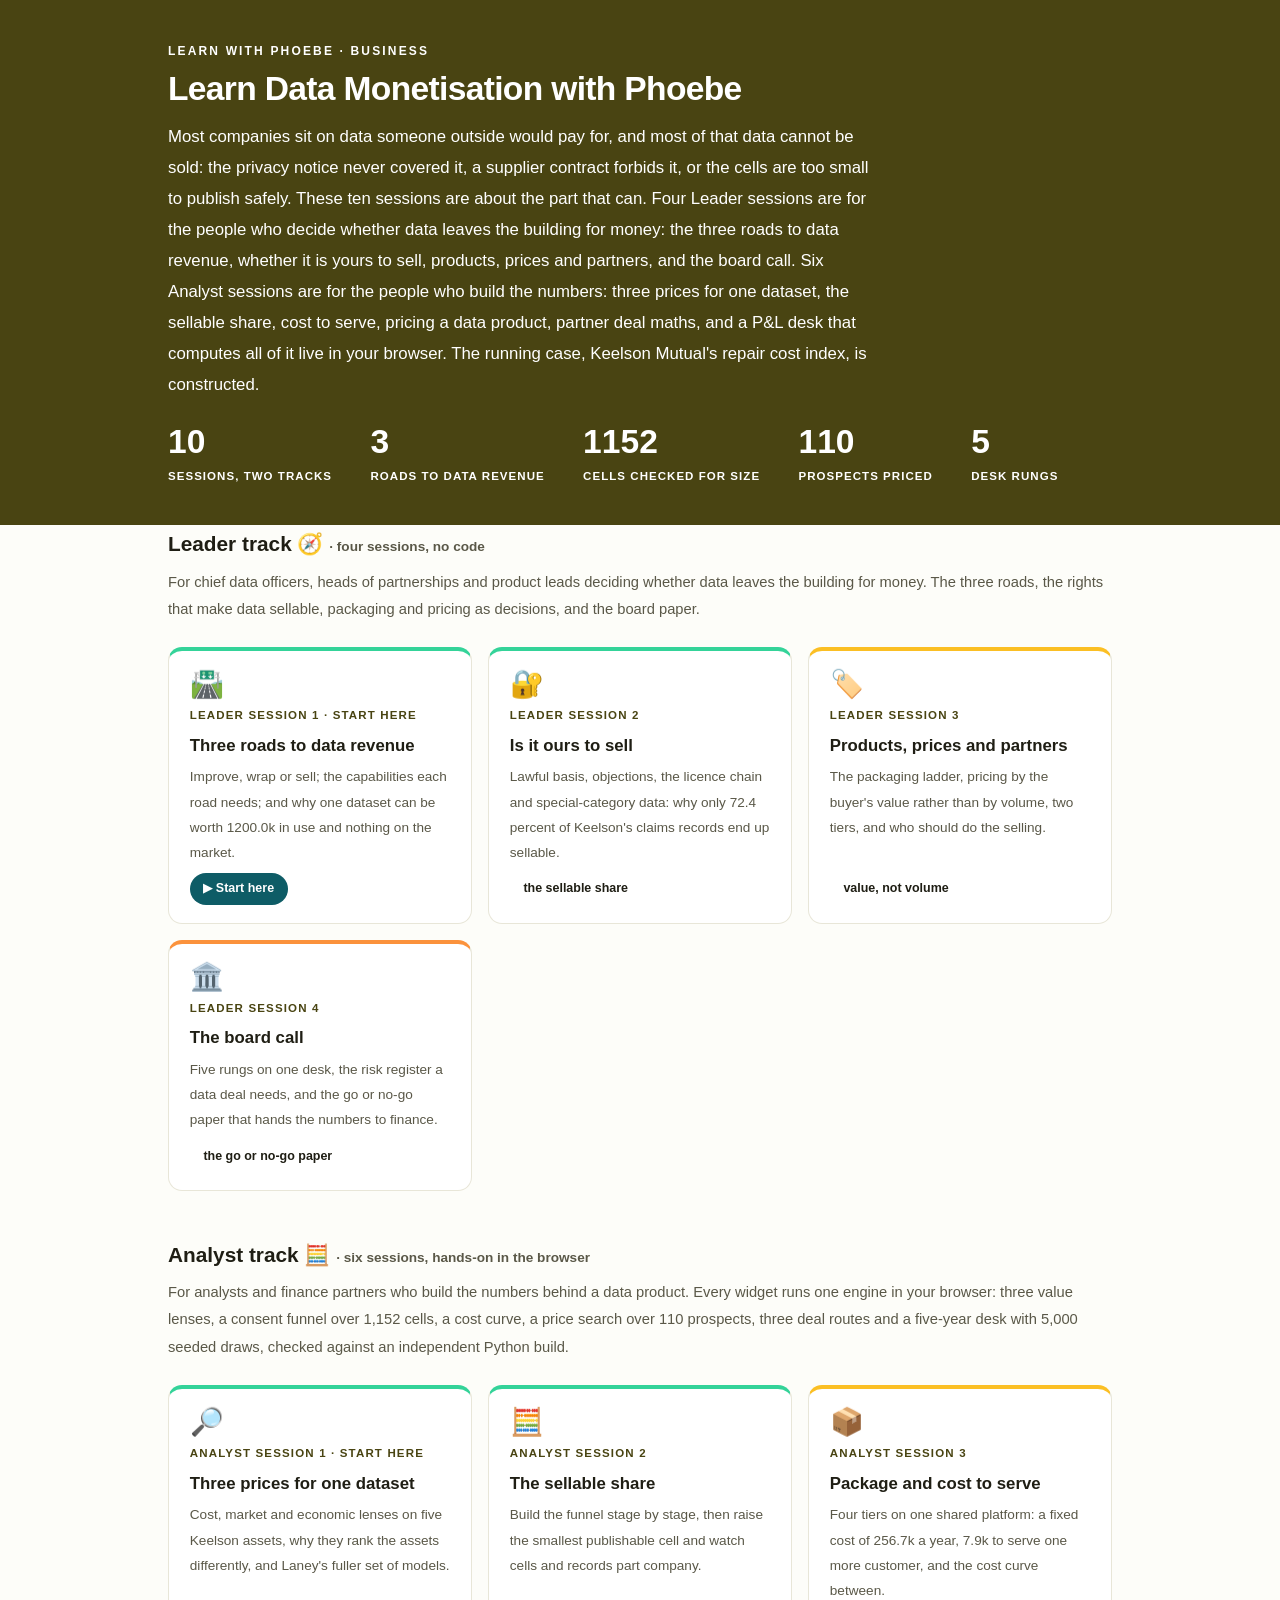
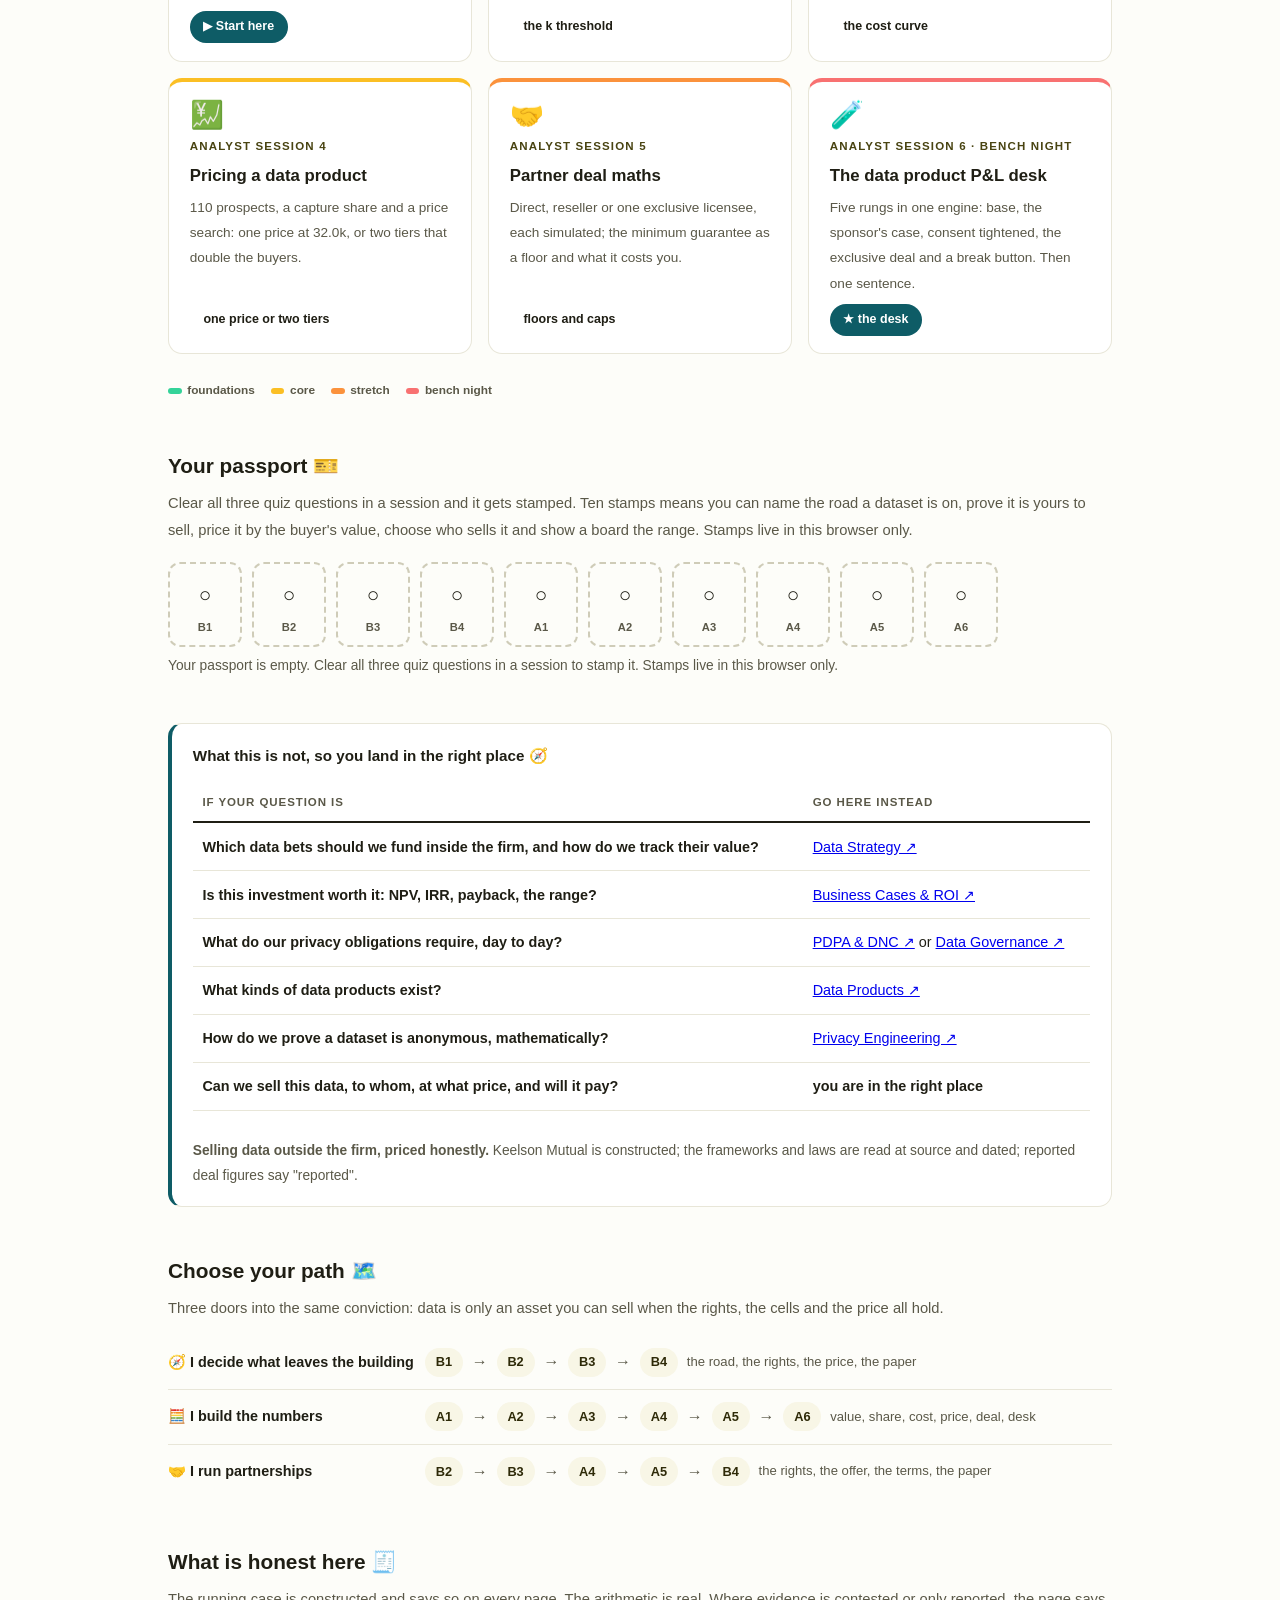
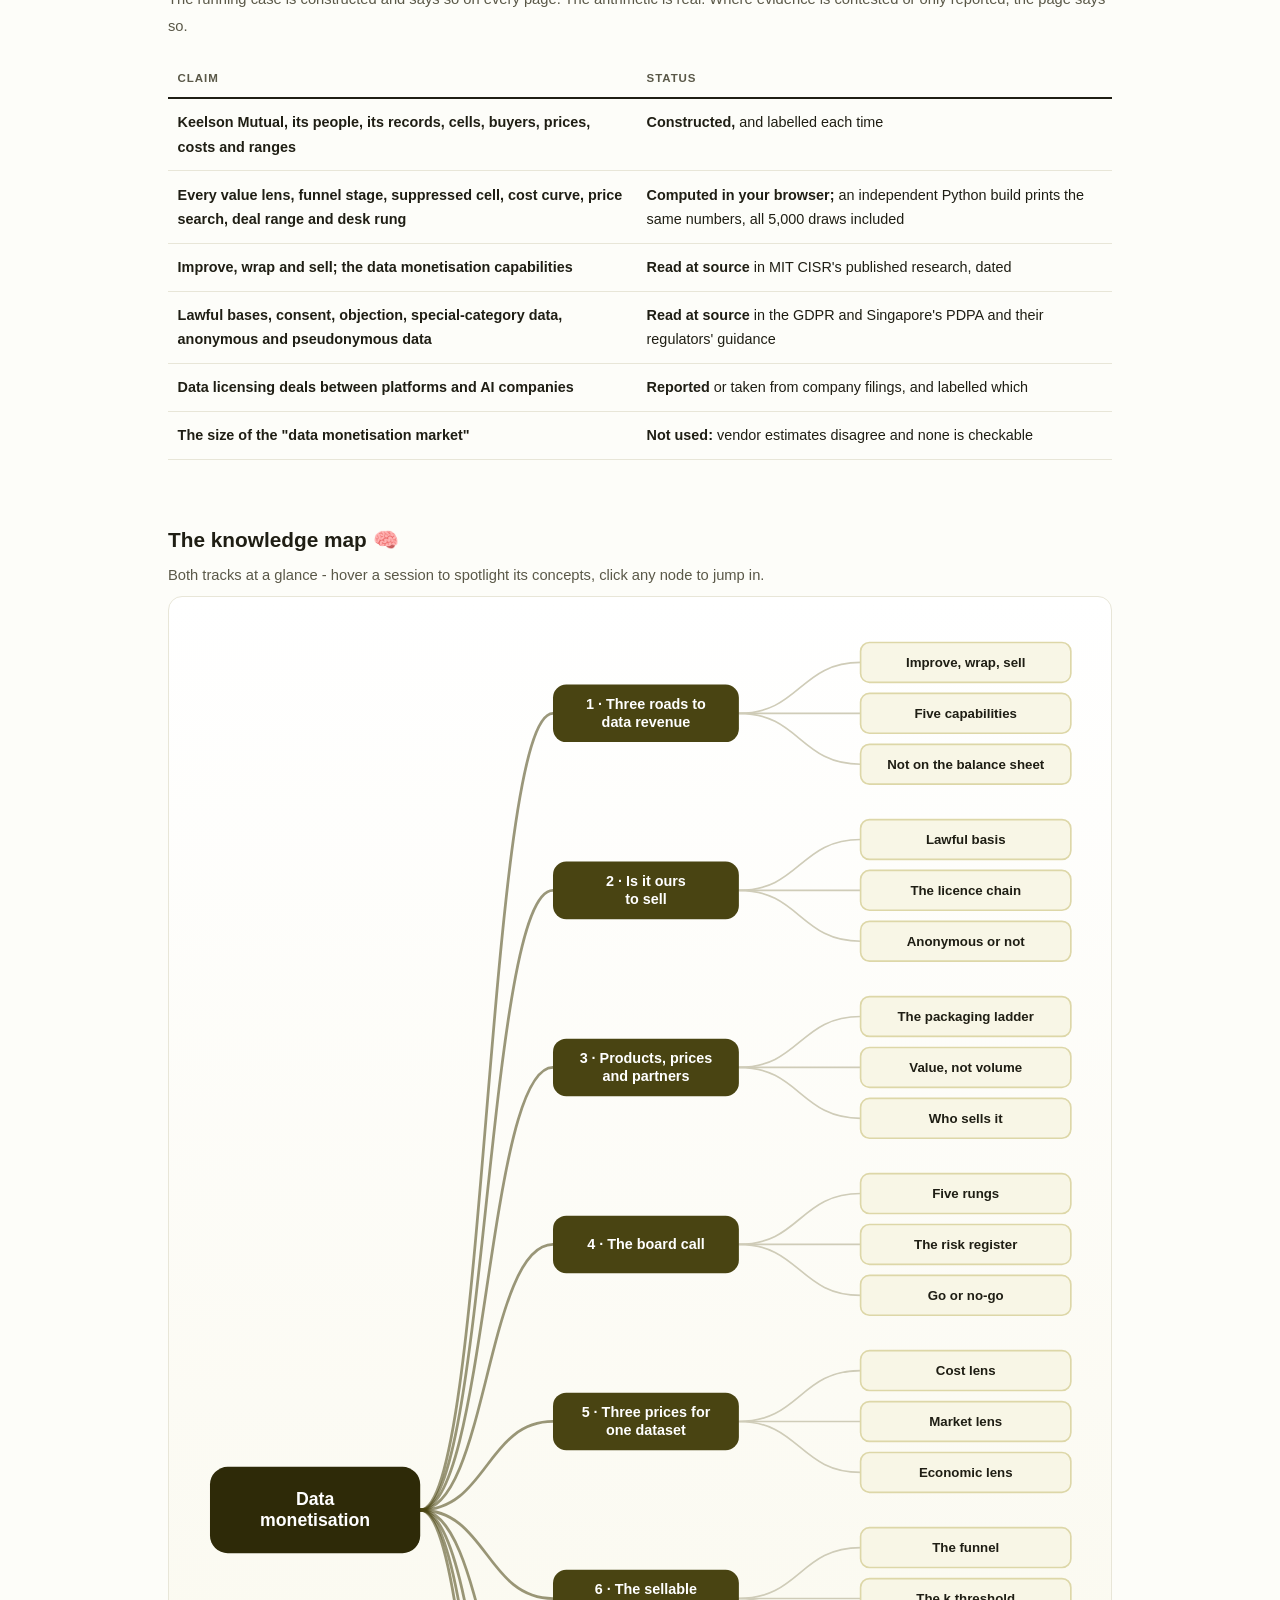
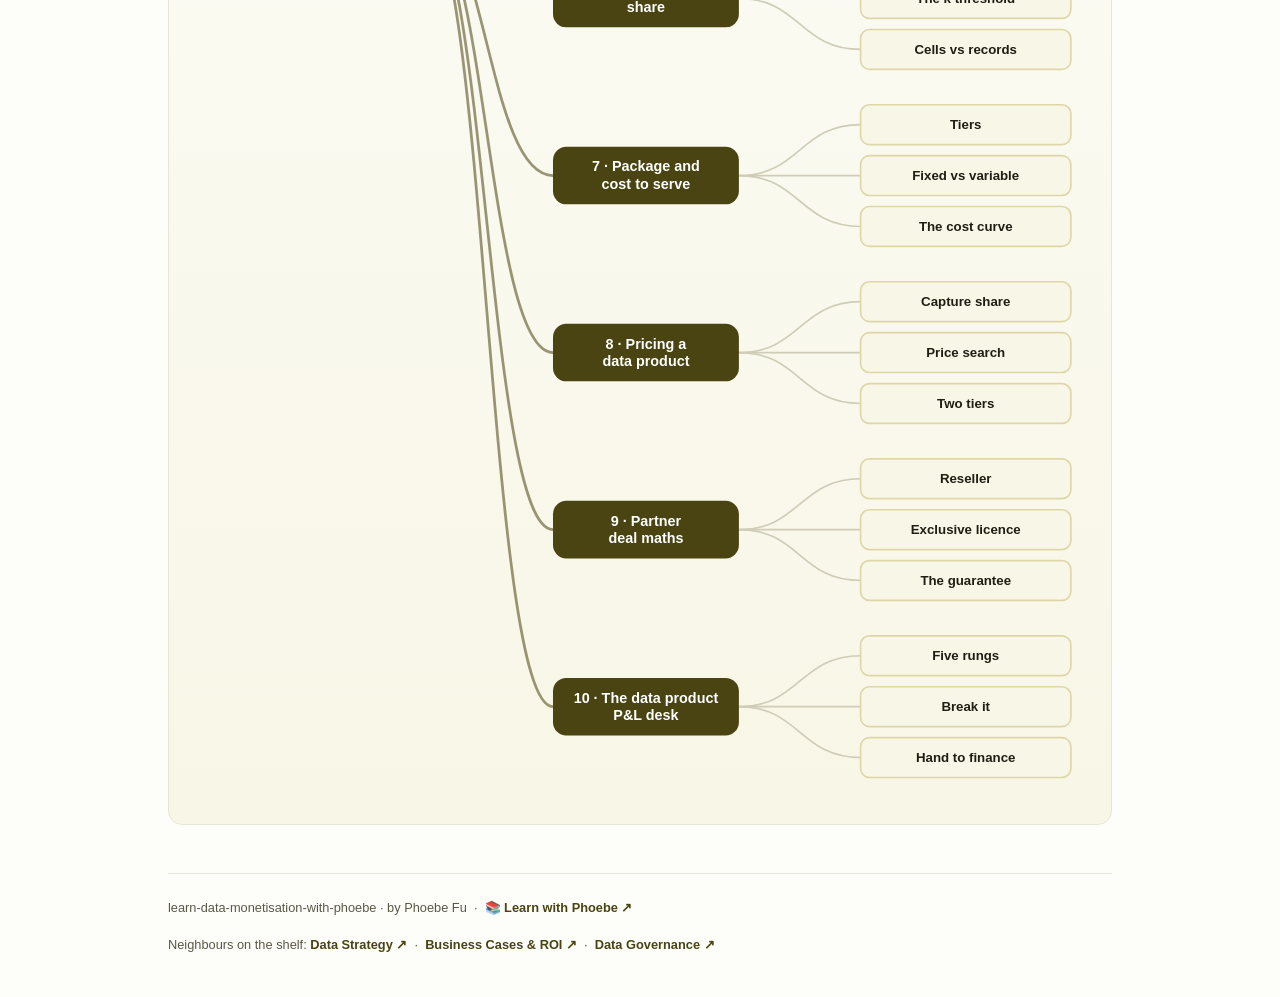
<file: index.html>
<!DOCTYPE html>
<html lang="en">
<head>
<meta charset="UTF-8">
<meta name="viewport" content="width=device-width, initial-scale=1.0">
<!-- social:start -->
<meta name="description" content="Data monetisation for data and AI leaders and the analysts who price it. Four Leader sessions on the three roads to data revenue, whether the data is yours to sell, products, prices and partners, and the board call; six Analyst sessions on valuing a dataset three ways, the sellable share after consent and anonymity, cost to serve, pricing a data product, partner deal maths and a P&amp;L desk that computes everything in your browser. Free, by Phoebe Fu.">
<meta property="og:type" content="website">
<meta property="og:site_name" content="Learn with Phoebe">
<meta property="og:title" content="Learn Data Monetisation with Phoebe">
<meta property="og:description" content="Selling data outside the firm: what is yours to sell, what it is worth, how to price and partner, and whether the P&amp;L survives, computed for real.">
<meta property="og:url" content="https://phoebefu6.github.io/learn-data-monetisation-with-phoebe/">
<meta property="og:image" content="https://phoebefu6.github.io/learn-data-monetisation-with-phoebe/assets/og-cover.png">
<meta property="og:image:width" content="1200">
<meta property="og:image:height" content="630">
<meta name="twitter:card" content="summary_large_image">
<meta name="twitter:title" content="Learn Data Monetisation with Phoebe">
<meta name="twitter:description" content="Two tracks: the Leader decides whether data leaves the building for money; the Analyst prices it, live in the browser.">
<meta name="twitter:image" content="https://phoebefu6.github.io/learn-data-monetisation-with-phoebe/assets/og-cover.png">
<!-- social:end -->
<title>Learn Data Monetisation with Phoebe</title>
<link rel="stylesheet" href="assets/style.css?v=1">
<style>

  .stats-row { display: flex; gap: 2.4rem; margin-top: 1.5rem; flex-wrap: wrap; }
  .stat b { display: block; font-size: 2.1rem; font-weight: 800; line-height: 1.05; font-variant-numeric: tabular-nums; }
  .stat span { font-size: .72rem; opacity: 1; text-transform: uppercase; letter-spacing: .09em; font-weight: 600; }

  .course-grid { display: grid; grid-template-columns: repeat(auto-fit, minmax(17rem, 1fr)); gap: 1rem; margin-top: 1.5rem; }
  .course-card {
    border: 1px solid var(--hairline);
    border-top: 4px solid var(--diff, var(--indigo));
    border-radius: var(--radius);
    padding: 1.2rem 1.3rem 1.1rem;
    display: flex;
    flex-direction: column;
    gap: .5rem;
    text-decoration: none;
    color: var(--ink);
    background: #fff;
    transition: box-shadow .15s ease, border-color .15s ease, transform .15s ease;
    position: relative;
  }
  .course-card:hover { border-color: var(--indigo-soft); border-top-color: var(--diff, var(--indigo)); box-shadow: 0 8px 28px rgba(var(--shadow-rgb),.16); transform: translateY(-3px); }
  .course-card .cicon { font-size: 1.7rem; line-height: 1; }
  .course-card .cnum { font-size: .72rem; font-weight: 700; color: var(--indigo); text-transform: uppercase; letter-spacing: .1em; }
  .course-card h3 { font-size: 1.05rem; font-weight: 800; line-height: 1.3; }
  .course-card p { font-size: .85rem; color: var(--muted); flex: 1; }
  .course-card .meta { display: flex; gap: .4rem; flex-wrap: wrap; }

  .diff-legend { display: flex; gap: 1rem; margin-top: 1.6rem; font-size: .74rem; color: var(--muted); font-weight: 600; flex-wrap: wrap; }
  .diff-legend i { display: inline-block; width: .85rem; height: .35rem; border-radius: 999px; margin-right: .35rem; vertical-align: middle; }

  .paths { margin-top: 2.6rem; }
  .paths h2 { font-size: 1.3rem; font-weight: 800; margin-bottom: .3rem; }
  .paths .plede { color: var(--muted); font-size: .92rem; margin-bottom: .8rem; }
  .path { display: flex; gap: .55rem; align-items: center; padding: .75rem 0; border-bottom: .5px solid var(--hairline); flex-wrap: wrap; }
  .path:last-child { border-bottom: none; }
  .path b { min-width: 15.5rem; font-size: .9rem; }
  .path .pstep { background: var(--indigo-50); color: var(--indigo-deep); border-radius: 999px; padding: .16rem .68rem; font-weight: 700; font-size: .8rem; text-decoration: none; transition: all .12s ease; }
  .path .pstep:hover { background: var(--indigo); color: #fff; }
  .path .parr { color: var(--muted); font-weight: 700; }

  .mm-section { margin-top: 1.6rem; }
  .mm-section h2 { font-size: 1.3rem; font-weight: 800; margin-bottom: .2rem; }
  .mm-section .mm-lede { color: var(--muted); font-size: .92rem; margin-bottom: .4rem; }
  .mm-wrap { border: 1px solid var(--hairline); border-radius: var(--radius); background: linear-gradient(180deg,#fff,var(--indigo-50)); padding: .6rem; overflow-x: auto; }
  .mm-svg { width: 100%; height: auto; display: block; max-width: 60rem; margin: 0 auto; min-width: 34rem; }
  .mm-link { cursor: pointer; text-decoration: none; }
  .mm-node rect { transition: opacity .15s ease, filter .15s ease; }
  .mm-node text { pointer-events: none; }
  .mm-link:hover .mm-node rect { filter: brightness(1.06); }
  .mm-edge { transition: opacity .15s ease; }

  .not-this { border: 1px solid var(--hairline); border-left: 4px solid var(--clay); border-radius: var(--radius); background: #fff; padding: 1.1rem 1.3rem; margin-top: 1.2rem; }
  .not-this h3 { font-size: .95rem; font-weight: 800; margin-bottom: .5rem; }
</style>
</head>
<body>
<header class="masthead">
  <div class="wrap">
    <div class="eyebrow">Learn with Phoebe · Business</div>
    <h1>Learn <span class="accent">Data Monetisation</span> with Phoebe</h1>
    <p class="sub">Most companies sit on data someone outside would pay for, and most of that data cannot be sold: the privacy notice never covered it, a supplier contract forbids it, or the cells are too small to publish safely. These ten sessions are about the part that can. Four Leader sessions are for the people who decide whether data leaves the building for money: the three roads to data revenue, whether it is yours to sell, products, prices and partners, and the board call. Six Analyst sessions are for the people who build the numbers: three prices for one dataset, the sellable share, cost to serve, pricing a data product, partner deal maths, and a P&amp;L desk that computes all of it live in your browser. The running case, Keelson Mutual's repair cost index, is constructed.</p>
    <div class="stats-row">
      <div class="stat"><b data-count="10">10</b><span>sessions, two tracks</span></div>
      <div class="stat"><b data-count="3">3</b><span>roads to data revenue</span></div>
      <div class="stat"><b data-count="1152">1152</b><span>cells checked for size</span></div>
      <div class="stat"><b data-count="110">110</b><span>prospects priced</span></div>
      <div class="stat"><b data-count="5">5</b><span>desk rungs</span></div>
    </div>
  </div>
</header>

<main class="wrap">

  <section class="section">
    <div class="paths" style="margin-top:0">
      <h2>Leader track 🧭 <span style="font-size:.85rem;font-weight:600;color:var(--muted)">· four sessions, no code</span></h2>
      <p class="plede">For chief data officers, heads of partnerships and product leads deciding whether data leaves the building for money. The three roads, the rights that make data sellable, packaging and pricing as decisions, and the board paper.</p>
    </div>
    <div class="course-grid">
      <a class="course-card" href="courses/b1-three-roads-to-data-revenue.html" style="--diff:#34D399"><span class="cicon">🛣️</span><span class="cnum">Leader session 1 · start here</span><h3>Three roads to data revenue</h3><p>Improve, wrap or sell; the capabilities each road needs; and why one dataset can be worth 1200.0k in use and nothing on the market.</p><span class="meta"><span class="pill amber">▶ Start here</span></span></a>
      <a class="course-card" href="courses/b2-is-it-ours-to-sell.html" style="--diff:#34D399"><span class="cicon">🔐</span><span class="cnum">Leader session 2</span><h3>Is it ours to sell</h3><p>Lawful basis, objections, the licence chain and special-category data: why only 72.4 percent of Keelson's claims records end up sellable.</p><span class="meta"><span class="pill">the sellable share</span></span></a>
      <a class="course-card" href="courses/b3-products-prices-and-partners.html" style="--diff:#FBBF24"><span class="cicon">🏷️</span><span class="cnum">Leader session 3</span><h3>Products, prices and partners</h3><p>The packaging ladder, pricing by the buyer's value rather than by volume, two tiers, and who should do the selling.</p><span class="meta"><span class="pill">value, not volume</span></span></a>
      <a class="course-card" href="courses/b4-the-board-call.html" style="--diff:#FB923C"><span class="cicon">🏛️</span><span class="cnum">Leader session 4</span><h3>The board call</h3><p>Five rungs on one desk, the risk register a data deal needs, and the go or no-go paper that hands the numbers to finance.</p><span class="meta"><span class="pill">the go or no-go paper</span></span></a>
    </div>
  </section>

  <section class="section">
    <div class="paths" style="margin-top:0">
      <h2>Analyst track 🧮 <span style="font-size:.85rem;font-weight:600;color:var(--muted)">· six sessions, hands-on in the browser</span></h2>
      <p class="plede">For analysts and finance partners who build the numbers behind a data product. Every widget runs one engine in your browser: three value lenses, a consent funnel over 1,152 cells, a cost curve, a price search over 110 prospects, three deal routes and a five-year desk with 5,000 seeded draws, checked against an independent Python build.</p>
    </div>
    <div class="course-grid">
      <a class="course-card" href="courses/a1-three-prices-for-one-dataset.html" style="--diff:#34D399"><span class="cicon">🔎</span><span class="cnum">Analyst session 1 · start here</span><h3>Three prices for one dataset</h3><p>Cost, market and economic lenses on five Keelson assets, why they rank the assets differently, and Laney's fuller set of models.</p><span class="meta"><span class="pill amber">▶ Start here</span></span></a>
      <a class="course-card" href="courses/a2-the-sellable-share.html" style="--diff:#34D399"><span class="cicon">🧮</span><span class="cnum">Analyst session 2</span><h3>The sellable share</h3><p>Build the funnel stage by stage, then raise the smallest publishable cell and watch cells and records part company.</p><span class="meta"><span class="pill">the k threshold</span></span></a>
      <a class="course-card" href="courses/a3-package-and-cost-to-serve.html" style="--diff:#FBBF24"><span class="cicon">📦</span><span class="cnum">Analyst session 3</span><h3>Package and cost to serve</h3><p>Four tiers on one shared platform: a fixed cost of 256.7k a year, 7.9k to serve one more customer, and the cost curve between.</p><span class="meta"><span class="pill">the cost curve</span></span></a>
      <a class="course-card" href="courses/a4-pricing-a-data-product.html" style="--diff:#FBBF24"><span class="cicon">💹</span><span class="cnum">Analyst session 4</span><h3>Pricing a data product</h3><p>110 prospects, a capture share and a price search: one price at 32.0k, or two tiers that double the buyers.</p><span class="meta"><span class="pill">one price or two tiers</span></span></a>
      <a class="course-card" href="courses/a5-partner-deal-maths.html" style="--diff:#FB923C"><span class="cicon">🤝</span><span class="cnum">Analyst session 5</span><h3>Partner deal maths</h3><p>Direct, reseller or one exclusive licensee, each simulated; the minimum guarantee as a floor and what it costs you.</p><span class="meta"><span class="pill">floors and caps</span></span></a>
      <a class="course-card" href="courses/a6-the-data-product-pl-desk.html" style="--diff:#F87171"><span class="cicon">🧪</span><span class="cnum">Analyst session 6 · bench night</span><h3>The data product P&amp;L desk</h3><p>Five rungs in one engine: base, the sponsor's case, consent tightened, the exclusive deal and a break button. Then one sentence.</p><span class="meta"><span class="pill amber">★ the desk</span></span></a>
    </div>
    <div class="diff-legend">
      <span><i style="background:#34D399"></i>foundations</span>
      <span><i style="background:#FBBF24"></i>core</span>
      <span><i style="background:#FB923C"></i>stretch</span>
      <span><i style="background:#F87171"></i>bench night</span>
    </div>
  </section>

  <section class="section">
    <div class="paths" style="margin-top:0">
      <h2>Your passport 🎫</h2>
      <p class="plede">Clear all three quiz questions in a session and it gets stamped. Ten stamps means you can name the road a dataset is on, prove it is yours to sell, price it by the buyer's value, choose who sells it and show a board the range. Stamps live in this browser only.</p>
    </div>
    <div class="pp-strip"></div>
  </section>

  <section class="section">
    <div class="not-this">
      <h3>What this is not, so you land in the right place 🧭</h3>
      <table class="clean">
        <tr><th>If your question is</th><th>Go here instead</th></tr>
        <tr><td>Which data bets should we fund inside the firm, and how do we track their value?</td><td><a href="https://phoebefu6.github.io/learn-data-strategy-with-phoebe/">Data Strategy ↗</a></td></tr>
        <tr><td>Is this investment worth it: NPV, IRR, payback, the range?</td><td><a href="https://phoebefu6.github.io/learn-business-cases-roi-with-phoebe/">Business Cases &amp; ROI ↗</a></td></tr>
        <tr><td>What do our privacy obligations require, day to day?</td><td><a href="https://phoebefu6.github.io/learn-pdpa-dnc-with-phoebe/">PDPA &amp; DNC ↗</a> or <a href="https://phoebefu6.github.io/learn-data-governance-with-phoebe/">Data Governance ↗</a></td></tr>
        <tr><td>What kinds of data products exist?</td><td><a href="https://phoebefu6.github.io/learn-data-product-with-phoebe/">Data Products ↗</a></td></tr>
        <tr><td>How do we prove a dataset is anonymous, mathematically?</td><td><a href="https://phoebefu6.github.io/learn-privacy-engineering-with-phoebe/">Privacy Engineering ↗</a></td></tr>
        <tr><td><strong>Can we sell this data, to whom, at what price, and will it pay?</strong></td><td><strong>you are in the right place</strong></td></tr>
      </table>
      <p style="margin-top:.7rem;font-size:.86rem;color:var(--muted)"><strong>Selling data outside the firm, priced honestly.</strong> Keelson Mutual is constructed; the frameworks and laws are read at source and dated; reported deal figures say "reported".</p>
    </div>
  </section>

  <section class="section">
    <div class="paths">
      <h2>Choose your path 🗺️</h2>
      <p class="plede">Three doors into the same conviction: data is only an asset you can sell when the rights, the cells and the price all hold.</p>
      <div class="path"><b>🧭 I decide what leaves the building</b>
        <a class="pstep" href="courses/b1-three-roads-to-data-revenue.html">B1</a><span class="parr">→</span><a class="pstep" href="courses/b2-is-it-ours-to-sell.html">B2</a><span class="parr">→</span><a class="pstep" href="courses/b3-products-prices-and-partners.html">B3</a><span class="parr">→</span><a class="pstep" href="courses/b4-the-board-call.html">B4</a>
        <span style="font-size:.82rem;color:var(--muted)">the road, the rights, the price, the paper</span>
      </div>
      <div class="path"><b>🧮 I build the numbers</b>
        <a class="pstep" href="courses/a1-three-prices-for-one-dataset.html">A1</a><span class="parr">→</span><a class="pstep" href="courses/a2-the-sellable-share.html">A2</a><span class="parr">→</span><a class="pstep" href="courses/a3-package-and-cost-to-serve.html">A3</a><span class="parr">→</span><a class="pstep" href="courses/a4-pricing-a-data-product.html">A4</a><span class="parr">→</span><a class="pstep" href="courses/a5-partner-deal-maths.html">A5</a><span class="parr">→</span><a class="pstep" href="courses/a6-the-data-product-pl-desk.html">A6</a>
        <span style="font-size:.82rem;color:var(--muted)">value, share, cost, price, deal, desk</span>
      </div>
      <div class="path"><b>🤝 I run partnerships</b>
        <a class="pstep" href="courses/b2-is-it-ours-to-sell.html">B2</a><span class="parr">→</span><a class="pstep" href="courses/b3-products-prices-and-partners.html">B3</a><span class="parr">→</span><a class="pstep" href="courses/a4-pricing-a-data-product.html">A4</a><span class="parr">→</span><a class="pstep" href="courses/a5-partner-deal-maths.html">A5</a><span class="parr">→</span><a class="pstep" href="courses/b4-the-board-call.html">B4</a>
        <span style="font-size:.82rem;color:var(--muted)">the rights, the offer, the terms, the paper</span>
      </div>
    </div>
  </section>

  <section class="section">
    <div class="paths" style="margin-top:0">
      <h2>What is honest here 🧾</h2>
      <p class="plede">The running case is constructed and says so on every page. The arithmetic is real. Where evidence is contested or only reported, the page says so.</p>
    </div>
    <table class="clean">
      <tr><th>Claim</th><th>Status</th></tr>
      <tr><td>Keelson Mutual, its people, its records, cells, buyers, prices, costs and ranges</td><td><strong>Constructed,</strong> and labelled each time</td></tr>
      <tr><td>Every value lens, funnel stage, suppressed cell, cost curve, price search, deal range and desk rung</td><td><strong>Computed in your browser;</strong> an independent Python build prints the same numbers, all 5,000 draws included</td></tr>
      <tr><td>Improve, wrap and sell; the data monetisation capabilities</td><td><strong>Read at source</strong> in MIT CISR's published research, dated</td></tr>
      <tr><td>Lawful bases, consent, objection, special-category data, anonymous and pseudonymous data</td><td><strong>Read at source</strong> in the GDPR and Singapore's PDPA and their regulators' guidance</td></tr>
      <tr><td>Data licensing deals between platforms and AI companies</td><td><strong>Reported</strong> or taken from company filings, and labelled which</td></tr>
      <tr><td>The size of the "data monetisation market"</td><td><strong>Not used:</strong> vendor estimates disagree and none is checkable</td></tr>
    </table>
  </section>

  <section class="section mm-section">
    <h2>The knowledge map 🧠</h2>
    <p class="mm-lede">Both tracks at a glance - hover a session to spotlight its concepts, click any node to jump in.</p>
    <div class="mm-wrap"><div id="mindmap"></div></div>
  </section>

  <footer class="pagefoot">
    <span>learn-data-monetisation-with-phoebe · by Phoebe Fu &nbsp;·&nbsp; 📚 <a href="https://phoebefu6.github.io/learn-with-phoebe/">Learn with Phoebe ↗</a></span>
    <span>Neighbours on the shelf: <a href="https://phoebefu6.github.io/learn-data-strategy-with-phoebe/">Data Strategy ↗</a> &nbsp;·&nbsp; <a href="https://phoebefu6.github.io/learn-business-cases-roi-with-phoebe/">Business Cases &amp; ROI ↗</a> &nbsp;·&nbsp; <a href="https://phoebefu6.github.io/learn-data-governance-with-phoebe/">Data Governance ↗</a></span>
  </footer>

</main>

<script>
window.MINDMAP_DATA = {
  "title": "Data\nmonetisation",
  "centerColor": "#2E2A08",
  "sessions": [
    {
      "label": "Three roads to\ndata revenue",
      "href": "courses/b1-three-roads-to-data-revenue.html",
      "color": "#34D399",
      "concepts": [
        {
          "label": "Improve, wrap, sell",
          "href": "courses/b1-three-roads-to-data-revenue.html"
        },
        {
          "label": "Five capabilities",
          "href": "courses/b1-three-roads-to-data-revenue.html"
        },
        {
          "label": "Not on the balance sheet",
          "href": "courses/b1-three-roads-to-data-revenue.html"
        }
      ]
    },
    {
      "label": "Is it ours\nto sell",
      "href": "courses/b2-is-it-ours-to-sell.html",
      "color": "#34D399",
      "concepts": [
        {
          "label": "Lawful basis",
          "href": "courses/b2-is-it-ours-to-sell.html"
        },
        {
          "label": "The licence chain",
          "href": "courses/b2-is-it-ours-to-sell.html"
        },
        {
          "label": "Anonymous or not",
          "href": "courses/b2-is-it-ours-to-sell.html"
        }
      ]
    },
    {
      "label": "Products, prices\nand partners",
      "href": "courses/b3-products-prices-and-partners.html",
      "color": "#FBBF24",
      "concepts": [
        {
          "label": "The packaging ladder",
          "href": "courses/b3-products-prices-and-partners.html"
        },
        {
          "label": "Value, not volume",
          "href": "courses/b3-products-prices-and-partners.html"
        },
        {
          "label": "Who sells it",
          "href": "courses/b3-products-prices-and-partners.html"
        }
      ]
    },
    {
      "label": "The board call",
      "href": "courses/b4-the-board-call.html",
      "color": "#FB923C",
      "concepts": [
        {
          "label": "Five rungs",
          "href": "courses/b4-the-board-call.html"
        },
        {
          "label": "The risk register",
          "href": "courses/b4-the-board-call.html"
        },
        {
          "label": "Go or no-go",
          "href": "courses/b4-the-board-call.html"
        }
      ]
    },
    {
      "label": "Three prices for\none dataset",
      "href": "courses/a1-three-prices-for-one-dataset.html",
      "color": "#34D399",
      "concepts": [
        {
          "label": "Cost lens",
          "href": "courses/a1-three-prices-for-one-dataset.html"
        },
        {
          "label": "Market lens",
          "href": "courses/a1-three-prices-for-one-dataset.html"
        },
        {
          "label": "Economic lens",
          "href": "courses/a1-three-prices-for-one-dataset.html"
        }
      ]
    },
    {
      "label": "The sellable\nshare",
      "href": "courses/a2-the-sellable-share.html",
      "color": "#34D399",
      "concepts": [
        {
          "label": "The funnel",
          "href": "courses/a2-the-sellable-share.html"
        },
        {
          "label": "The k threshold",
          "href": "courses/a2-the-sellable-share.html"
        },
        {
          "label": "Cells vs records",
          "href": "courses/a2-the-sellable-share.html"
        }
      ]
    },
    {
      "label": "Package and\ncost to serve",
      "href": "courses/a3-package-and-cost-to-serve.html",
      "color": "#FBBF24",
      "concepts": [
        {
          "label": "Tiers",
          "href": "courses/a3-package-and-cost-to-serve.html"
        },
        {
          "label": "Fixed vs variable",
          "href": "courses/a3-package-and-cost-to-serve.html"
        },
        {
          "label": "The cost curve",
          "href": "courses/a3-package-and-cost-to-serve.html"
        }
      ]
    },
    {
      "label": "Pricing a\ndata product",
      "href": "courses/a4-pricing-a-data-product.html",
      "color": "#FBBF24",
      "concepts": [
        {
          "label": "Capture share",
          "href": "courses/a4-pricing-a-data-product.html"
        },
        {
          "label": "Price search",
          "href": "courses/a4-pricing-a-data-product.html"
        },
        {
          "label": "Two tiers",
          "href": "courses/a4-pricing-a-data-product.html"
        }
      ]
    },
    {
      "label": "Partner\ndeal maths",
      "href": "courses/a5-partner-deal-maths.html",
      "color": "#FB923C",
      "concepts": [
        {
          "label": "Reseller",
          "href": "courses/a5-partner-deal-maths.html"
        },
        {
          "label": "Exclusive licence",
          "href": "courses/a5-partner-deal-maths.html"
        },
        {
          "label": "The guarantee",
          "href": "courses/a5-partner-deal-maths.html"
        }
      ]
    },
    {
      "label": "The data product\nP&L desk",
      "href": "courses/a6-the-data-product-pl-desk.html",
      "color": "#F87171",
      "concepts": [
        {
          "label": "Five rungs",
          "href": "courses/a6-the-data-product-pl-desk.html"
        },
        {
          "label": "Break it",
          "href": "courses/a6-the-data-product-pl-desk.html"
        },
        {
          "label": "Hand to finance",
          "href": "courses/a6-the-data-product-pl-desk.html"
        }
      ]
    }
  ]
};
</script>
<script src="assets/mindmap.js?v=1"></script>
<script src="assets/app.js?v=1"></script>
</body>
</html>
</file>
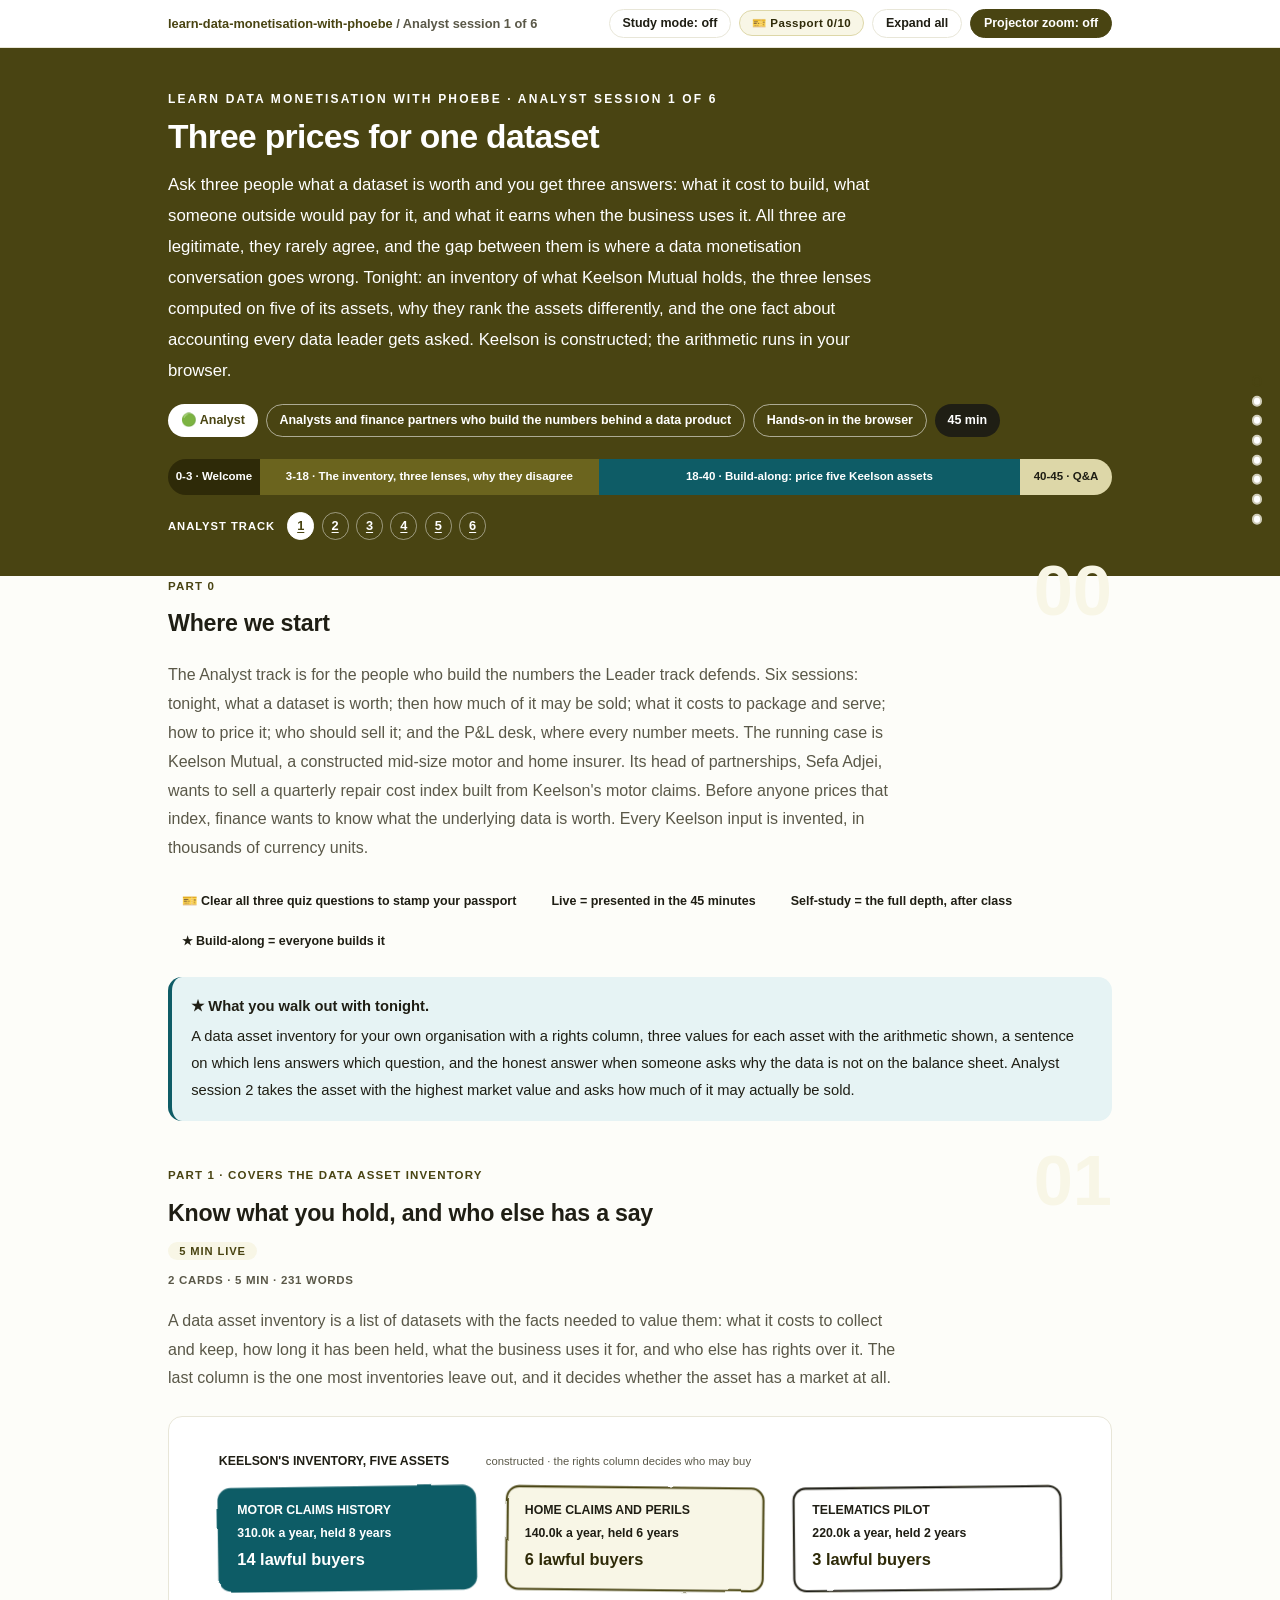
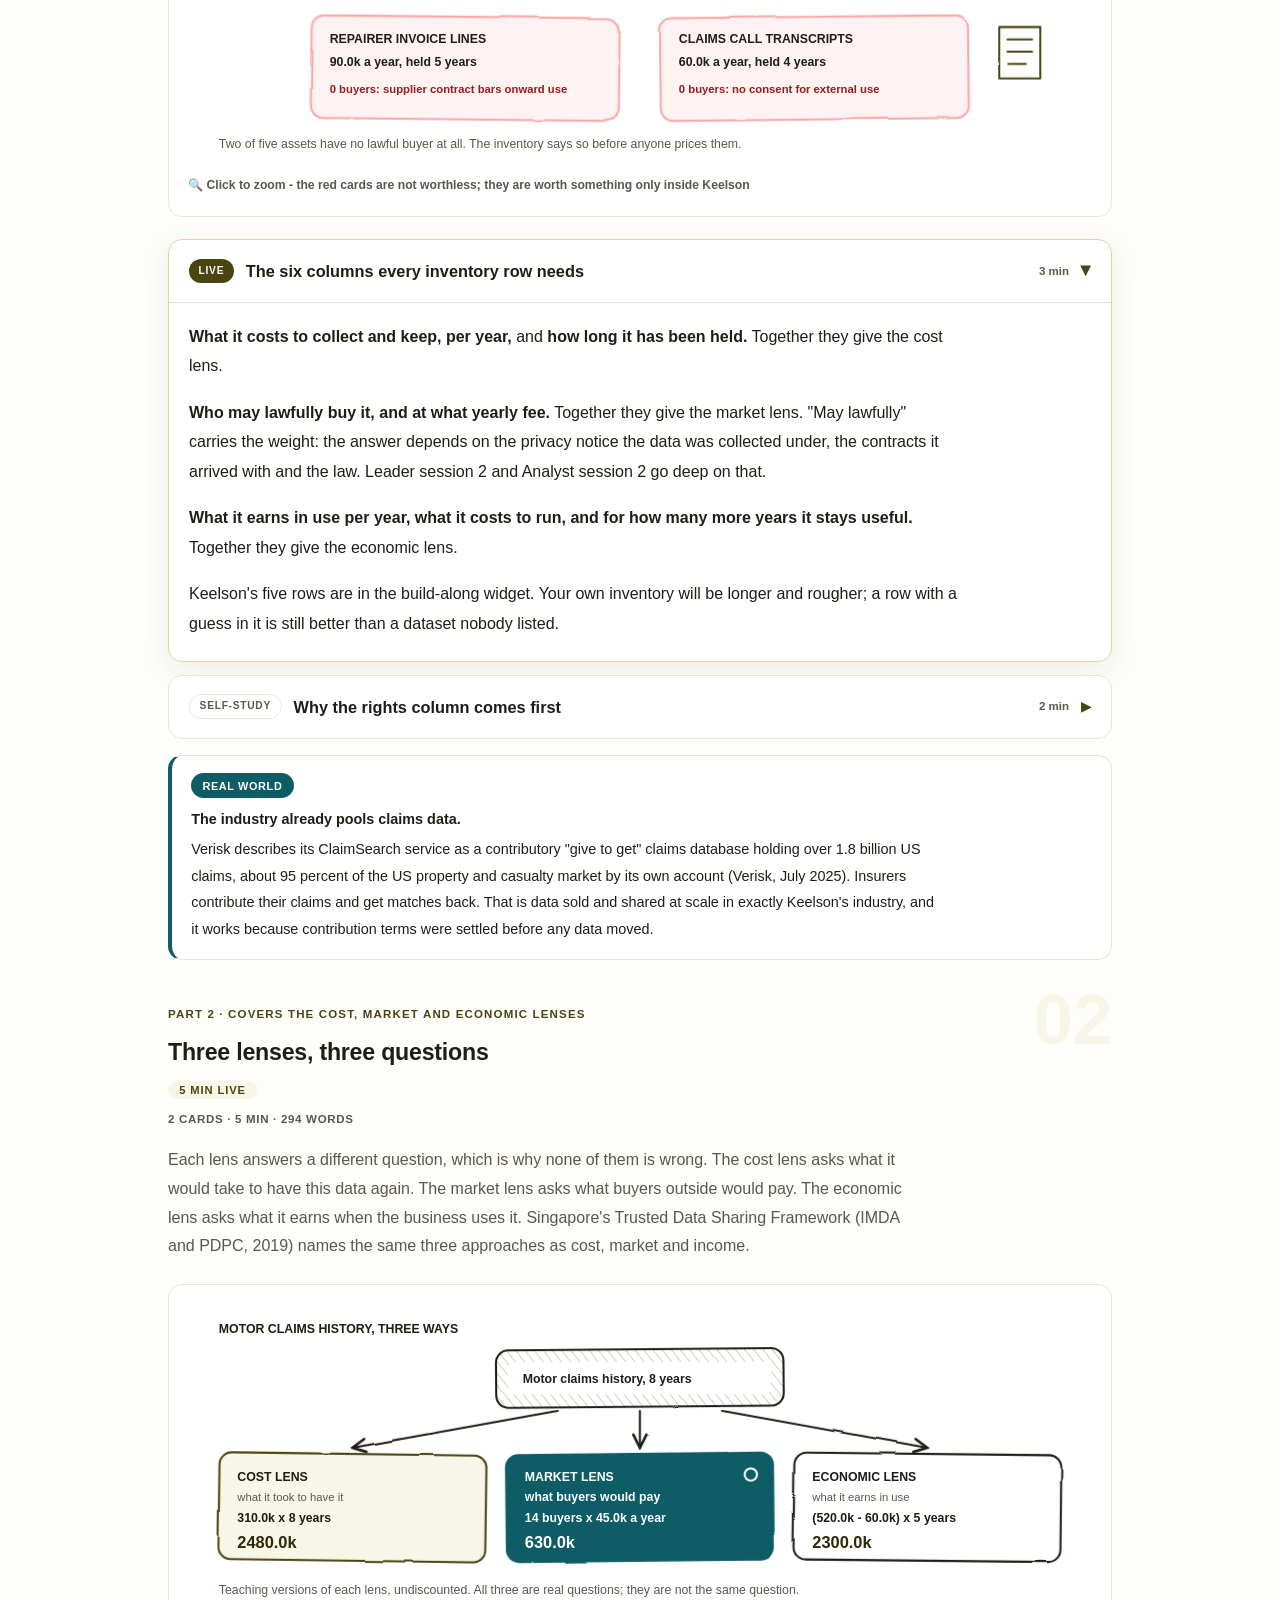
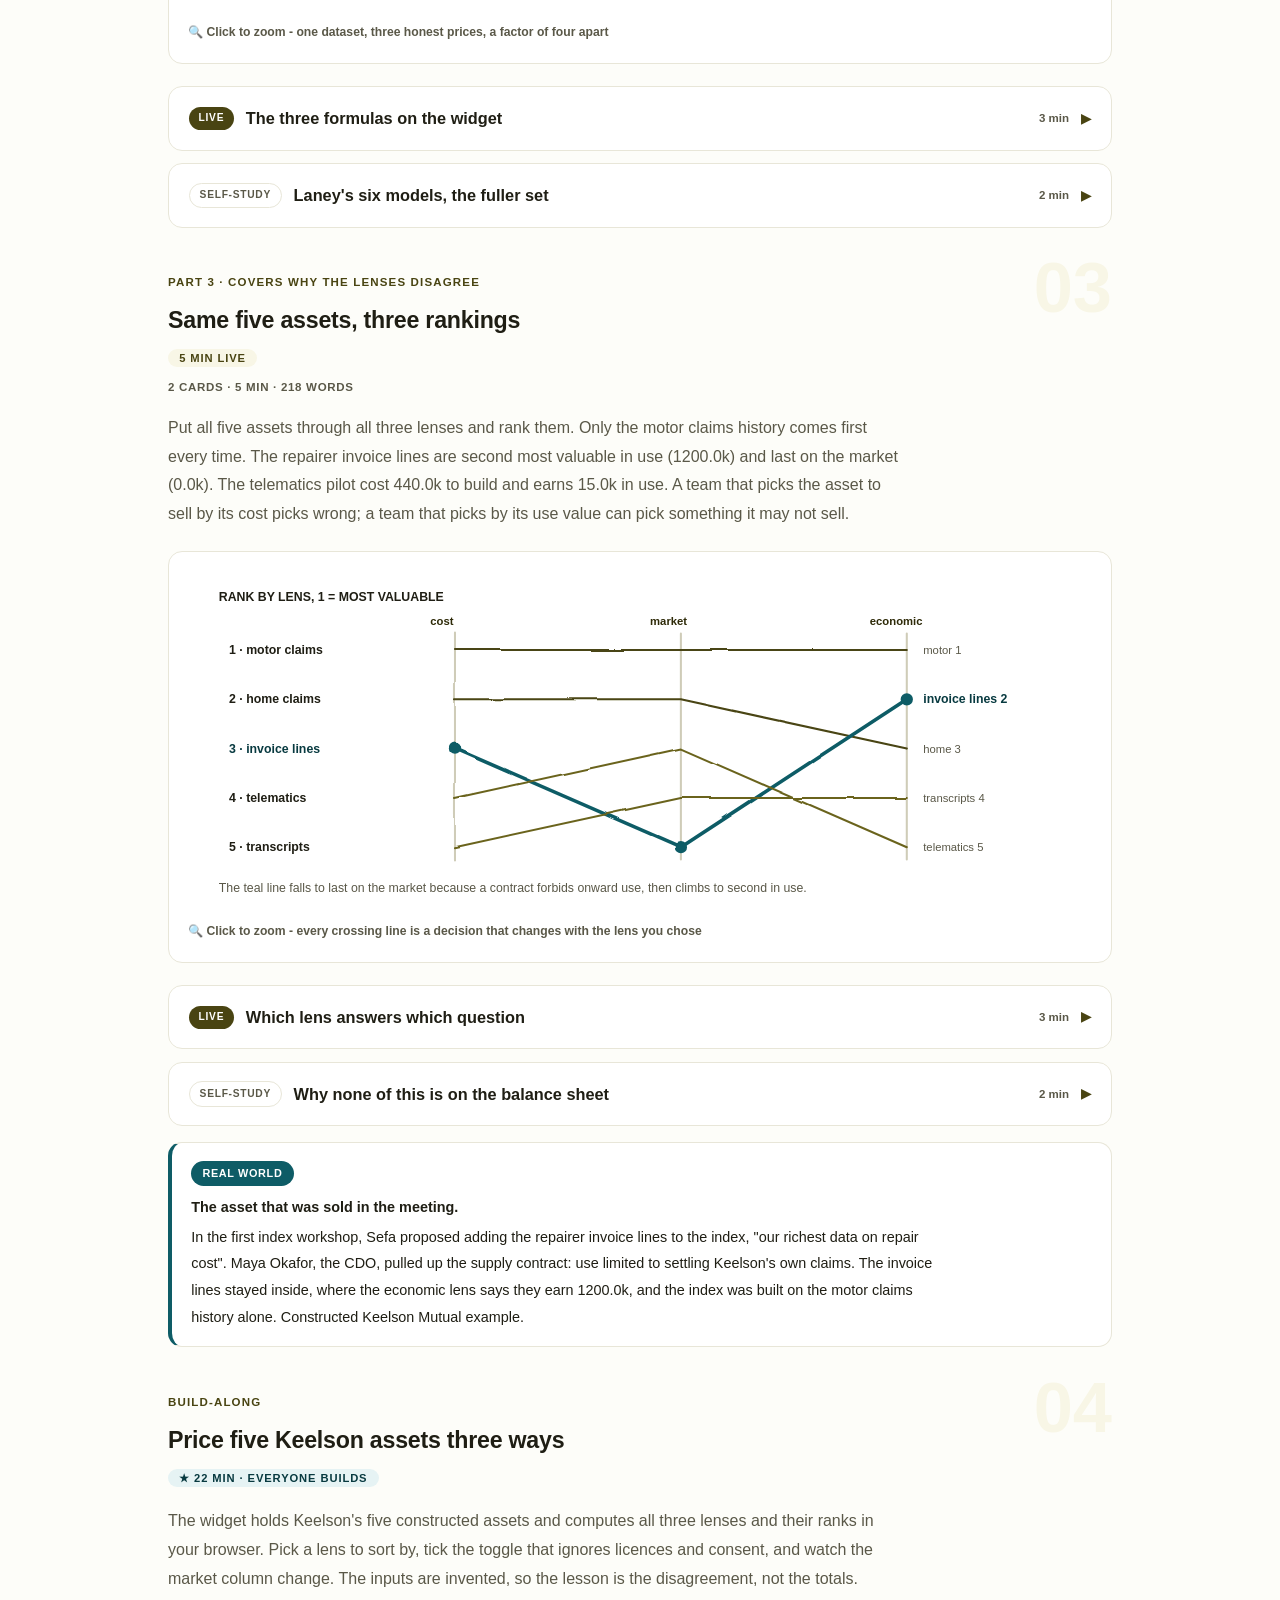
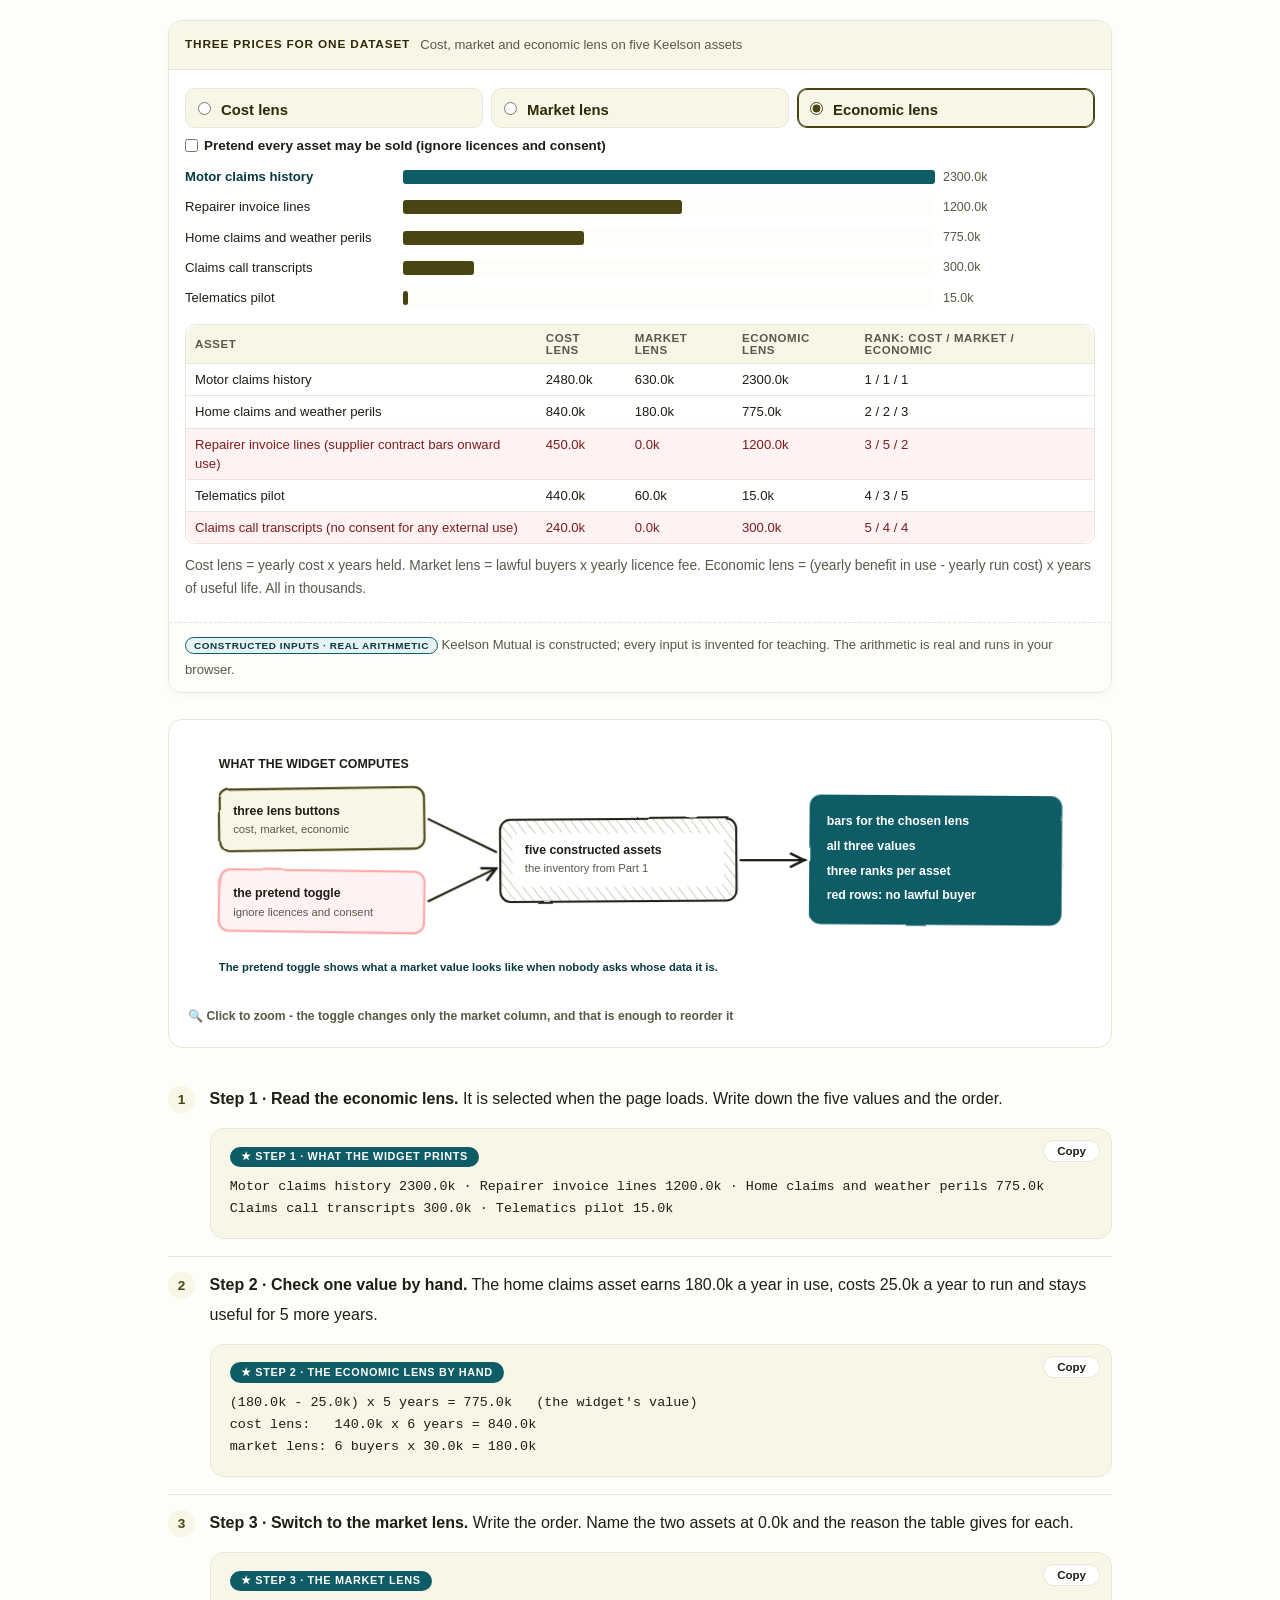
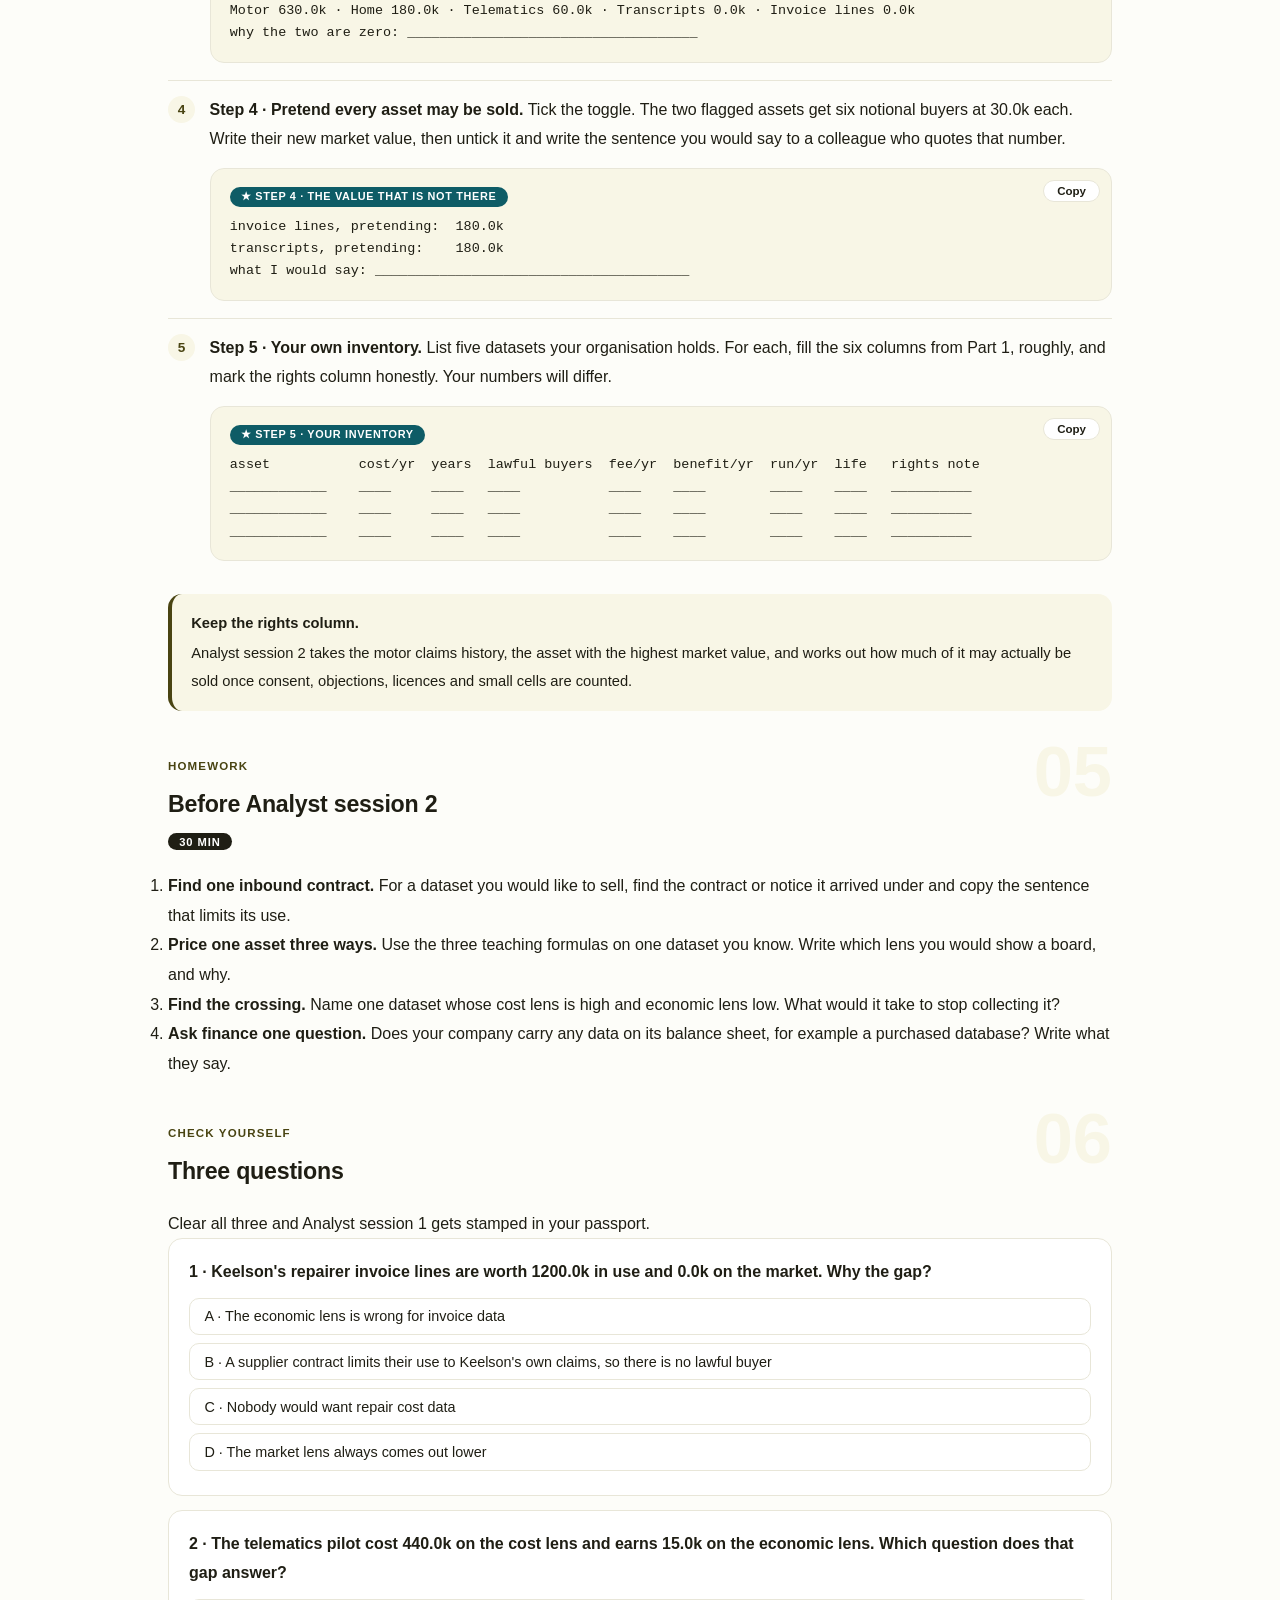
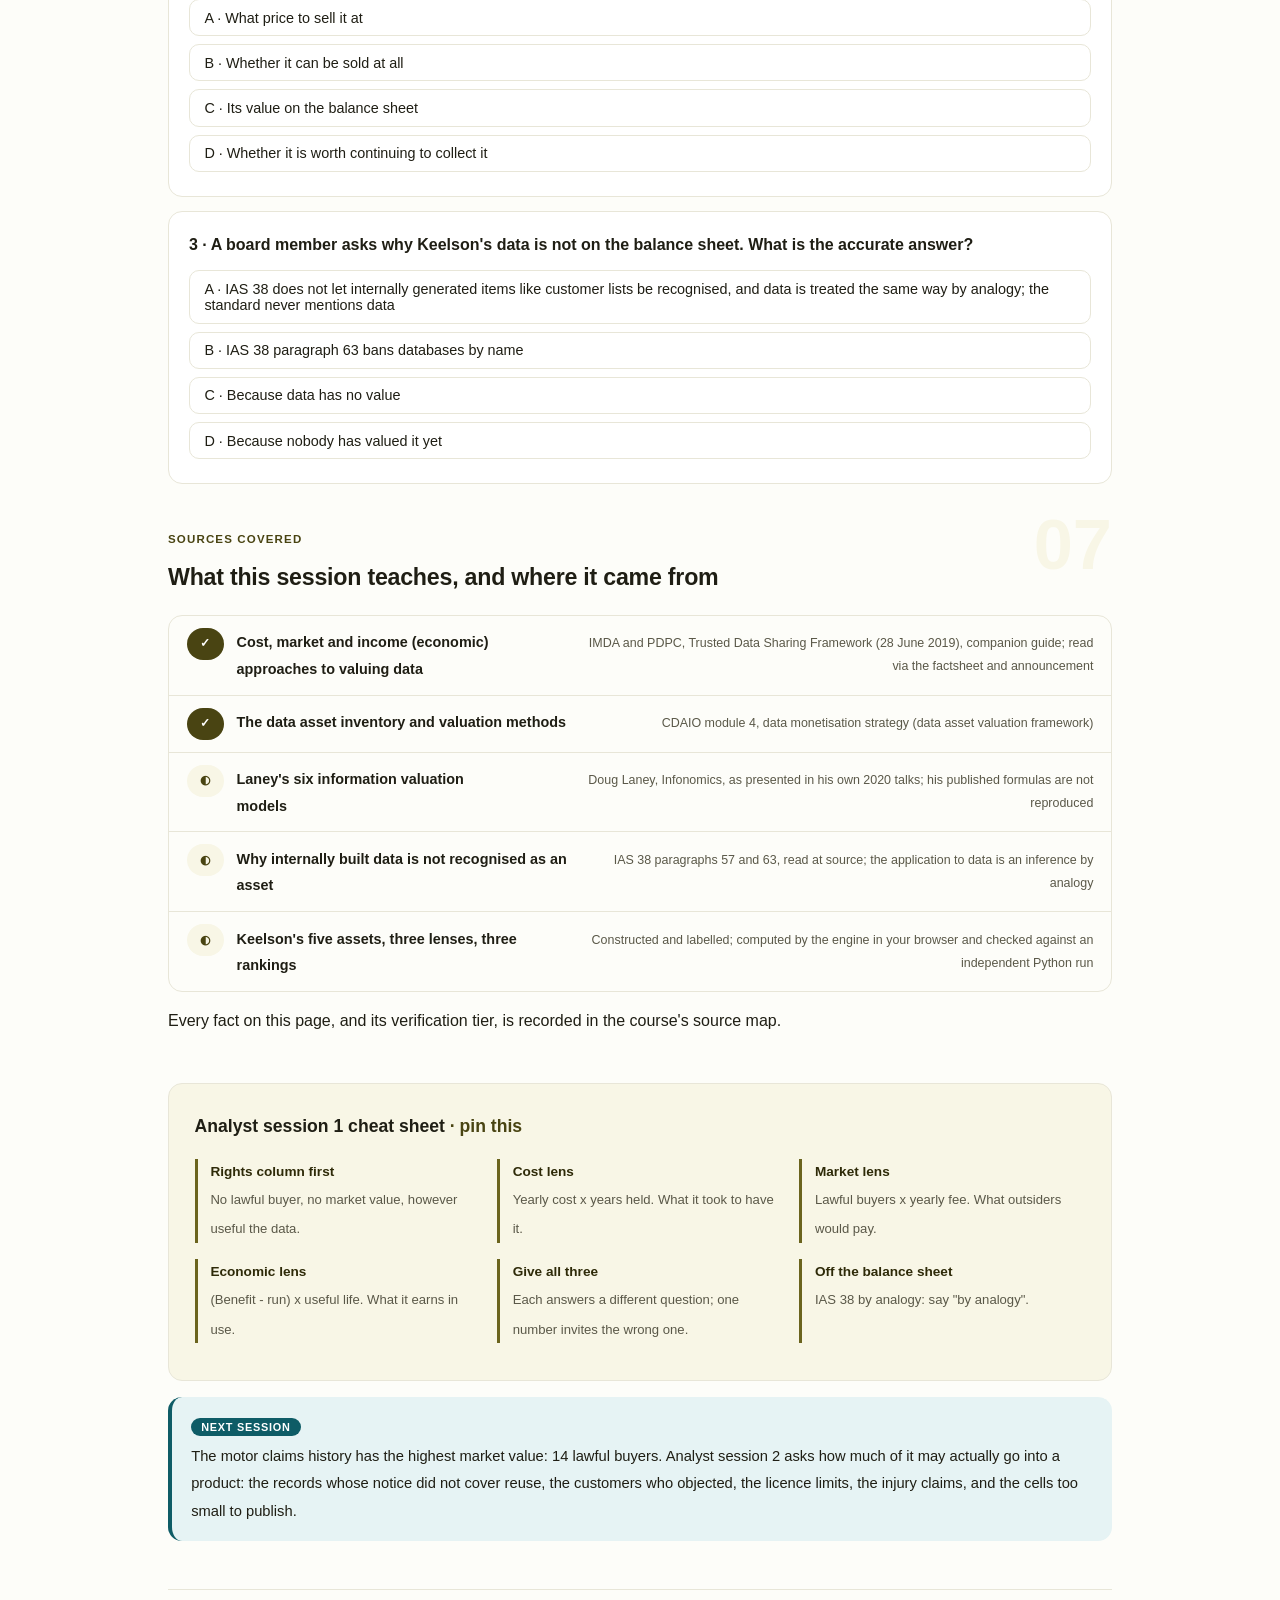
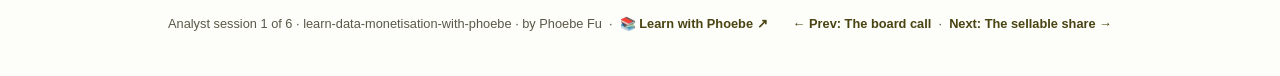
<file: courses/a1-three-prices-for-one-dataset.html>
<!DOCTYPE html>
<html lang="en">
<head>
<meta charset="UTF-8">
<meta name="viewport" content="width=device-width, initial-scale=1.0">
<!-- social:start -->
<meta name="description" content="Analyst session 1 of 6. Three prices for one dataset: a data asset inventory, then the cost, market and economic lens computed on five Keelson Mutual assets, why they rank the assets differently, and why none of it is on the balance sheet. Constructed case, computed in your browser.">
<meta property="og:type" content="article">
<meta property="og:site_name" content="Learn with Phoebe">
<meta property="og:title" content="Three prices for one dataset - learn data monetisation with phoebe">
<meta property="og:description" content="Analyst session 1 of 6. Cost, market and economic value of a dataset, computed live, and why they disagree.">
<meta property="og:url" content="https://phoebefu6.github.io/learn-data-monetisation-with-phoebe/courses/a1-three-prices-for-one-dataset.html">
<meta property="og:image" content="https://phoebefu6.github.io/learn-data-monetisation-with-phoebe/assets/og-cover.png">
<meta property="og:image:width" content="1200">
<meta property="og:image:height" content="630">
<meta name="twitter:card" content="summary_large_image">
<meta name="twitter:title" content="Three prices for one dataset - learn data monetisation with phoebe">
<meta name="twitter:description" content="Analyst session 1 of 6. Three value lenses on one dataset, computed live.">
<meta name="twitter:image" content="https://phoebefu6.github.io/learn-data-monetisation-with-phoebe/assets/og-cover.png">
<!-- social:end -->
<title>Analyst session 1 · Three prices for one dataset - learn data monetisation with phoebe</title>
<link rel="stylesheet" href="../assets/style.css?v=1">
</head>
<body>

<div class="toolbar">
  <div class="wrap">
    <span class="crumb"><a href="../index.html">learn-data-monetisation-with-phoebe</a> / Analyst session 1 of 6</span>
    <button class="btn" id="toggle-all" type="button">Expand all</button>
    <button class="btn primary" id="zoom-toggle" type="button">Projector zoom: off</button>
  </div>
</div>

<header class="masthead">
  <div class="wrap">
    <div class="eyebrow">Learn Data Monetisation with Phoebe · Analyst session 1 of 6</div>
    <h1>Three prices for <span class="accent">one dataset</span></h1>
    <p class="sub">Ask three people what a dataset is worth and you get three answers: what it cost to build, what someone outside would pay for it, and what it earns when the business uses it. All three are legitimate, they rarely agree, and the gap between them is where a data monetisation conversation goes wrong. Tonight: an inventory of what Keelson Mutual holds, the three lenses computed on five of its assets, why they rank the assets differently, and the one fact about accounting every data leader gets asked. Keelson is constructed; the arithmetic runs in your browser.</p>
    <div class="chip-row">
      <span class="chip level">🟢 Analyst</span>
      <span class="chip audience">Analysts and finance partners who build the numbers behind a data product</span>
      <span class="chip audience">Hands-on in the browser</span>
      <span class="chip time">45 min</span>
    </div>
    <div class="agenda">
      <span class="a1" style="flex:1">0-3 · Welcome</span>
      <span class="a2" style="flex:4">3-18 · The inventory, three lenses, why they disagree</span>
      <span class="a3" style="flex:5">18-40 · Build-along: price five Keelson assets</span>
      <span class="a4" style="flex:1">40-45 · Q&amp;A</span>
    </div>
  </div>
</header>

<main class="wrap">

  <section class="section" id="intro">
    <div class="section-kicker">
      <span class="klabel">Part 0</span>
      <h2>Where we start</h2>
    </div>
    <p class="lede">The Analyst track is for the people who build the numbers the Leader track defends. Six sessions: tonight, what a dataset is worth; then how much of it may be sold; what it costs to package and serve; how to price it; who should sell it; and the P&amp;L desk, where every number meets. The running case is Keelson Mutual, a constructed mid-size motor and home insurer. Its head of partnerships, Sefa Adjei, wants to sell a quarterly repair cost index built from Keelson's motor claims. Before anyone prices that index, finance wants to know what the underlying data is worth. Every Keelson input is invented, in thousands of currency units.</p>

    <div class="legend">
      <span class="pill">🎫 Clear all three quiz questions to stamp your passport</span>
      <span class="pill">Live = presented in the 45 minutes</span>
      <span class="pill">Self-study = the full depth, after class</span>
      <span class="pill">★ Build-along = everyone builds it</span>
    </div>

    <div class="callout win">
      <p><strong>★ What you walk out with tonight.</strong> A data asset inventory for your own organisation with a rights column, three values for each asset with the arithmetic shown, a sentence on which lens answers which question, and the honest answer when someone asks why the data is not on the balance sheet. Analyst session 2 takes the asset with the highest market value and asks how much of it may actually be sold.</p>
    </div>
  </section>

  <section class="section" id="part-1">
    <div class="section-kicker">
      <span class="klabel">Part 1 · covers the data asset inventory</span>
      <h2>Know what you hold, and who else has a say</h2>
      <span class="tag concept">5 min live</span>
    </div>
    <p class="lede">A data asset inventory is a list of datasets with the facts needed to value them: what it costs to collect and keep, how long it has been held, what the business uses it for, and who else has rights over it. The last column is the one most inventories leave out, and it decides whether the asset has a market at all.</p>

    <figure class="zoomable">
      <svg viewBox="0 0 880 320" xmlns="http://www.w3.org/2000/svg" role="img" aria-label="Five hand-drawn asset cards from Keelson's inventory. Motor claims history, 14 lawful buyers. Home claims and weather perils, 6 lawful buyers. Telematics pilot, 3 lawful buyers. Repairer invoice lines, 0 buyers because a supplier contract bars onward use, drawn with a red flag. Claims call transcripts, 0 buyers because there is no consent for external use, also red. The motor claims card is filled in teal as the asset the index is built on.">
        <defs>
          <filter id="a1aSk" x="-3%" y="-3%" width="106%" height="106%"><feTurbulence type="fractalNoise" baseFrequency="0.02" numOctaves="2" seed="11" result="n"/><feDisplacementMap in="SourceGraphic" in2="n" scale="2.4" xChannelSelector="R" yChannelSelector="G"/></filter>
          <pattern id="a1aHc" patternUnits="userSpaceOnUse" width="7" height="7" patternTransform="rotate(-38)"><line x1="0" y1="0" x2="0" y2="7" stroke="#494412" stroke-width="1" opacity=".5"/></pattern>
          <marker id="a1aAr" viewBox="0 0 10 10" refX="9" refY="5" markerWidth="8" markerHeight="8" orient="auto"><path d="M1 1 L9 5 L1 9" fill="none" stroke="#1F1E14" stroke-width="1.6" stroke-linecap="round"/></marker>
        </defs>
        <style>
          .a1aH { font: 800 12px Inter, sans-serif; fill: #1F1E14; }
          .a1aL { font: 600 12px Inter, sans-serif; fill: #1F1E14; }
          .a1aS { font: 400 11px Inter, sans-serif; fill: #5A5848; }
          .a1aV { font: 800 16px Inter, sans-serif; fill: #2E2A08; }
          .a1aR { font: 700 11px Inter, sans-serif; fill: #991B1B; }
          .a1aW { font: 800 12px Inter, sans-serif; fill: #FFFFFF; }
          .a1aX { font: 800 16px Inter, sans-serif; fill: #FFFFFF; }
          .a1aN { font: 400 12px Inter, sans-serif; fill: #5A5848; }
        </style>

        <text class="a1aH" x="30" y="28">KEELSON'S INVENTORY, FIVE ASSETS</text>
        <text class="a1aS" x="290" y="28">constructed · the rights column decides who may buy</text>

        <g filter="url(#a1aSk)" fill="none" stroke="#1F1E14" stroke-width="2" stroke-linecap="round" stroke-linejoin="round">
          <rect x="30" y="50" width="250" height="100" rx="12" transform="rotate(-0.8 155 100)" fill="#0E5C66" stroke="#0E5C66"/>
          <rect x="310" y="50" width="250" height="100" rx="12" transform="rotate(0.6 435 100)" fill="#F8F6E6" stroke="#494412"/>
          <rect x="590" y="50" width="260" height="100" rx="12" transform="rotate(-0.6 720 100)" fill="#FFFFFF"/>
          <rect x="120" y="176" width="300" height="100" rx="12" transform="rotate(0.6 270 226)" fill="#FEF2F2" stroke="#FCA5A5"/>
          <rect x="460" y="176" width="300" height="100" rx="12" transform="rotate(-0.6 610 226)" fill="#FEF2F2" stroke="#FCA5A5"/>
          <!-- doodle: a ledger page -->
          <path d="M790 186 L830 186 L830 236 L790 236 Z M798 198 L822 198 M798 210 L822 210 M798 222 L816 222" stroke="#494412"/>
        </g>

        <text class="a1aW" x="48" y="76">MOTOR CLAIMS HISTORY</text>
        <text class="a1aW" x="48" y="98">310.0k a year, held 8 years</text>
        <text class="a1aX" x="48" y="126">14 lawful buyers</text>

        <text class="a1aH" x="328" y="76">HOME CLAIMS AND PERILS</text>
        <text class="a1aL" x="328" y="98">140.0k a year, held 6 years</text>
        <text class="a1aV" x="328" y="126">6 lawful buyers</text>

        <text class="a1aH" x="608" y="76">TELEMATICS PILOT</text>
        <text class="a1aL" x="608" y="98">220.0k a year, held 2 years</text>
        <text class="a1aV" x="608" y="126">3 lawful buyers</text>

        <text class="a1aH" x="138" y="202">REPAIRER INVOICE LINES</text>
        <text class="a1aL" x="138" y="224">90.0k a year, held 5 years</text>
        <text class="a1aR" x="138" y="250">0 buyers: supplier contract bars onward use</text>

        <text class="a1aH" x="478" y="202">CLAIMS CALL TRANSCRIPTS</text>
        <text class="a1aL" x="478" y="224">60.0k a year, held 4 years</text>
        <text class="a1aR" x="478" y="250">0 buyers: no consent for external use</text>

        <text class="a1aN" x="30" y="304">Two of five assets have no lawful buyer at all. The inventory says so before anyone prices them.</text>
      </svg>
      <figcaption>🔍 Click to zoom - the red cards are not worthless; they are worth something only inside Keelson</figcaption>
    </figure>

    <details class="card" open>
      <summary><span class="mode live">Live</span>The six columns every inventory row needs<span class="mini">3 min</span><span class="caret">▶</span></summary>
      <div class="body">
        <p><strong>What it costs to collect and keep, per year,</strong> and <strong>how long it has been held.</strong> Together they give the cost lens.</p>
        <p><strong>Who may lawfully buy it, and at what yearly fee.</strong> Together they give the market lens. "May lawfully" carries the weight: the answer depends on the privacy notice the data was collected under, the contracts it arrived with and the law. Leader session 2 and Analyst session 2 go deep on that.</p>
        <p><strong>What it earns in use per year, what it costs to run, and for how many more years it stays useful.</strong> Together they give the economic lens.</p>
        <p>Keelson's five rows are in the build-along widget. Your own inventory will be longer and rougher; a row with a guess in it is still better than a dataset nobody listed.</p>
      </div>
    </details>

    <details class="card">
      <summary><span class="mode self">Self-study</span>Why the rights column comes first<span class="mini">2 min</span><span class="caret">▶</span></summary>
      <div class="body">
        <p>A dataset can arrive with somebody else's terms attached. Keelson's repairer invoice lines come from partner garages under a supply contract that limits their use to settling Keelson's own claims: the right to use them is Keelson's, the right to pass them on is not. The claims call transcripts were recorded under a notice that mentioned quality and training, nothing about anyone outside Keelson. Neither has a market until those terms change, and changing them has its own cost. An inventory that lists those two assets next to a market price invites a decision that cannot be carried out.</p>
      </div>
    </details>

    <div class="callout example">
      <span class="ex-pill">Real world</span>
      <p><strong>The industry already pools claims data.</strong> Verisk describes its ClaimSearch service as a contributory "give to get" claims database holding over 1.8 billion US claims, about 95 percent of the US property and casualty market by its own account (Verisk, July 2025). Insurers contribute their claims and get matches back. That is data sold and shared at scale in exactly Keelson's industry, and it works because contribution terms were settled before any data moved.</p>
    </div>
  </section>

  <section class="section" id="part-2">
    <div class="section-kicker">
      <span class="klabel">Part 2 · covers the cost, market and economic lenses</span>
      <h2>Three lenses, three questions</h2>
      <span class="tag concept">5 min live</span>
    </div>
    <p class="lede">Each lens answers a different question, which is why none of them is wrong. The cost lens asks what it would take to have this data again. The market lens asks what buyers outside would pay. The economic lens asks what it earns when the business uses it. Singapore's Trusted Data Sharing Framework (IMDA and PDPC, 2019) names the same three approaches as cost, market and income.</p>

    <figure class="zoomable">
      <svg viewBox="0 0 880 300" xmlns="http://www.w3.org/2000/svg" role="img" aria-label="One hand-drawn dataset, motor claims history, with three price tags hanging from it. Cost lens: 310.0 thousand a year times 8 years equals 2,480.0 thousand. Market lens: 14 lawful buyers times 45.0 thousand a year equals 630.0 thousand. Economic lens: 520.0 thousand benefit minus 60.0 thousand run cost, times 5 years, equals 2,300.0 thousand. The market tag is filled in teal as the lens selling depends on.">
        <defs>
          <filter id="a1bSk" x="-3%" y="-3%" width="106%" height="106%"><feTurbulence type="fractalNoise" baseFrequency="0.02" numOctaves="2" seed="17" result="n"/><feDisplacementMap in="SourceGraphic" in2="n" scale="2.4" xChannelSelector="R" yChannelSelector="G"/></filter>
          <pattern id="a1bHc" patternUnits="userSpaceOnUse" width="7" height="7" patternTransform="rotate(-38)"><line x1="0" y1="0" x2="0" y2="7" stroke="#494412" stroke-width="1" opacity=".5"/></pattern>
          <marker id="a1bAr" viewBox="0 0 10 10" refX="9" refY="5" markerWidth="8" markerHeight="8" orient="auto"><path d="M1 1 L9 5 L1 9" fill="none" stroke="#1F1E14" stroke-width="1.6" stroke-linecap="round"/></marker>
        </defs>
        <style>
          .a1bH { font: 800 12px Inter, sans-serif; fill: #1F1E14; }
          .a1bL { font: 600 12px Inter, sans-serif; fill: #1F1E14; }
          .a1bS { font: 400 11px Inter, sans-serif; fill: #5A5848; }
          .a1bV { font: 800 16px Inter, sans-serif; fill: #2E2A08; }
          .a1bW { font: 800 12px Inter, sans-serif; fill: #FFFFFF; }
          .a1bX { font: 800 16px Inter, sans-serif; fill: #FFFFFF; }
          .a1bN { font: 400 12px Inter, sans-serif; fill: #5A5848; }
        </style>

        <text class="a1bH" x="30" y="28">MOTOR CLAIMS HISTORY, THREE WAYS</text>

        <g filter="url(#a1bSk)" fill="none" stroke="#1F1E14" stroke-width="2" stroke-linecap="round" stroke-linejoin="round">
          <rect x="300" y="44" width="280" height="56" rx="12" transform="rotate(-0.5 440 72)" fill="url(#a1bHc)"/>
          <path d="M360 104 L160 140" marker-end="url(#a1bAr)"/>
          <path d="M440 104 L440 140" marker-end="url(#a1bAr)"/>
          <path d="M520 104 L720 140" marker-end="url(#a1bAr)"/>
          <rect x="30" y="146" width="260" height="104" rx="12" transform="rotate(0.8 160 198)" fill="#F8F6E6" stroke="#494412"/>
          <rect x="310" y="146" width="260" height="104" rx="12" transform="rotate(-0.6 440 198)" fill="#0E5C66" stroke="#0E5C66"/>
          <rect x="590" y="146" width="260" height="104" rx="12" transform="rotate(0.6 720 198)" fill="#FFFFFF"/>
          <!-- doodle: a price tag hole on the market tag -->
          <circle cx="548" cy="166" r="6" stroke="#FFFFFF"/>
        </g>

        <rect x="312" y="56" width="256" height="32" rx="6" fill="#FFFFFF"/>
        <text class="a1bH" x="326" y="77">Motor claims history, 8 years</text>

        <text class="a1bH" x="48" y="172">COST LENS</text>
        <text class="a1bS" x="48" y="192">what it took to have it</text>
        <text class="a1bL" x="48" y="212">310.0k x 8 years</text>
        <text class="a1bV" x="48" y="238">2480.0k</text>

        <text class="a1bW" x="328" y="172">MARKET LENS</text>
        <text class="a1bW" x="328" y="192">what buyers would pay</text>
        <text class="a1bW" x="328" y="212">14 buyers x 45.0k a year</text>
        <text class="a1bX" x="328" y="238">630.0k</text>

        <text class="a1bH" x="608" y="172">ECONOMIC LENS</text>
        <text class="a1bS" x="608" y="192">what it earns in use</text>
        <text class="a1bL" x="608" y="212">(520.0k - 60.0k) x 5 years</text>
        <text class="a1bV" x="608" y="238">2300.0k</text>

        <text class="a1bN" x="30" y="282">Teaching versions of each lens, undiscounted. All three are real questions; they are not the same question.</text>
      </svg>
      <figcaption>🔍 Click to zoom - one dataset, three honest prices, a factor of four apart</figcaption>
    </figure>

    <details class="card">
      <summary><span class="mode live">Live</span>The three formulas on the widget<span class="mini">3 min</span><span class="caret">▶</span></summary>
      <div class="body">
        <p><strong>Cost lens = yearly cost to collect and keep x years held.</strong> A floor for what it would take to rebuild the asset, and the number auditors and insurers reach for. It says nothing about whether anyone wants the data.</p>
        <p><strong>Market lens = lawful buyers x yearly licence fee.</strong> One year of licence income at a market price. It is zero for an asset nobody may buy, however useful.</p>
        <p><strong>Economic lens = (yearly benefit in use - yearly run cost) x years of useful life.</strong> What the asset contributes to the business. Here it is undiscounted on purpose; Business Cases &amp; ROI shows how to discount a stream of benefits, <a href="https://phoebefu6.github.io/learn-business-cases-roi-with-phoebe/courses/a2-time-value-and-the-hurdle-rate.html">Analyst session 2 ↗</a>.</p>
        <p>These are teaching versions, kept simple so the arithmetic fits on one line. A real valuation adds discounting, the share of a benefit truly due to the data, and the decay of old records.</p>
      </div>
    </details>

    <details class="card">
      <summary><span class="mode self">Self-study</span>Laney's six models, the fuller set<span class="mini">2 min</span><span class="caret">▶</span></summary>
      <div class="body">
        <p>Doug Laney's <em>Infonomics</em> sets out six ways to value information. In his own talks (TDWI keynote 2020; US Department of Energy talk, July 2020) he groups them as three foundational measures, the intrinsic, business and performance value of information (IVI, BVI, PVI), and three financial measures, the cost, market and economic value of information (CVI, MVI, EVI). His slides pose each as a question, for example how correct, complete and scarce the data is. The three lenses on tonight's widget borrow the names of the financial three; they are simplified teaching formulas, not Laney's published ones, which sit in the book and in paywalled Gartner research.</p>
        <p>The foundational measures matter even when you never sell: an asset scoring poorly on correctness or completeness will disappoint any buyer, and Analyst session 2 shows how much of an asset survives the rights checks before quality is even asked.</p>
      </div>
    </details>
  </section>

  <section class="section" id="part-3">
    <div class="section-kicker">
      <span class="klabel">Part 3 · covers why the lenses disagree</span>
      <h2>Same five assets, three rankings</h2>
      <span class="tag concept">5 min live</span>
    </div>
    <p class="lede">Put all five assets through all three lenses and rank them. Only the motor claims history comes first every time. The repairer invoice lines are second most valuable in use (1200.0k) and last on the market (0.0k). The telematics pilot cost 440.0k to build and earns 15.0k in use. A team that picks the asset to sell by its cost picks wrong; a team that picks by its use value can pick something it may not sell.</p>

    <figure class="zoomable">
      <svg viewBox="0 0 880 330" xmlns="http://www.w3.org/2000/svg" role="img" aria-label="A hand-drawn slope chart of ranks across three columns, cost, market and economic. Motor claims history is rank 1 in all three. Home claims goes 2, 2, 3. Repairer invoice lines goes 3, then 5 on the market, then 2 in use, drawn in teal as the asset that crosses the most. Telematics pilot goes 4, 3, 5. Call transcripts goes 5, 4, 4.">
        <defs>
          <filter id="a1cSk" x="-3%" y="-3%" width="106%" height="106%"><feTurbulence type="fractalNoise" baseFrequency="0.02" numOctaves="2" seed="23" result="n"/><feDisplacementMap in="SourceGraphic" in2="n" scale="2.4" xChannelSelector="R" yChannelSelector="G"/></filter>
          <pattern id="a1cHc" patternUnits="userSpaceOnUse" width="7" height="7" patternTransform="rotate(-38)"><line x1="0" y1="0" x2="0" y2="7" stroke="#494412" stroke-width="1" opacity=".5"/></pattern>
          <marker id="a1cAr" viewBox="0 0 10 10" refX="9" refY="5" markerWidth="8" markerHeight="8" orient="auto"><path d="M1 1 L9 5 L1 9" fill="none" stroke="#1F1E14" stroke-width="1.6" stroke-linecap="round"/></marker>
        </defs>
        <style>
          .a1cH { font: 800 12px Inter, sans-serif; fill: #1F1E14; }
          .a1cL { font: 600 12px Inter, sans-serif; fill: #1F1E14; }
          .a1cS { font: 400 11px Inter, sans-serif; fill: #5A5848; }
          .a1cA { font: 700 11px Inter, sans-serif; fill: #2E2A08; }
          .a1cB { font: 800 12px Inter, sans-serif; fill: #083A40; }
          .a1cN { font: 400 12px Inter, sans-serif; fill: #5A5848; }
        </style>

        <text class="a1cH" x="30" y="28">RANK BY LENS, 1 = MOST VALUABLE</text>

        <g filter="url(#a1cSk)" fill="none" stroke="#1F1E14" stroke-width="2" stroke-linecap="round" stroke-linejoin="round">
          <path d="M260 60 L260 280 M480 60 L480 280 M700 60 L700 280" stroke="#CFCCB8"/>
          <path d="M260 76 L480 76 L700 76" stroke="#494412"/>
          <path d="M260 124 L480 124 L700 172" stroke="#494412"/>
          <path d="M260 172 L480 268 L700 124" stroke="#0E5C66" stroke-width="3.5"/>
          <path d="M260 220 L480 172 L700 268" stroke="#6B641E"/>
          <path d="M260 268 L480 220 L700 220" stroke="#6B641E"/>
          <circle cx="260" cy="172" r="5" fill="#0E5C66" stroke="#0E5C66"/>
          <circle cx="480" cy="268" r="5" fill="#0E5C66" stroke="#0E5C66"/>
          <circle cx="700" cy="124" r="5" fill="#0E5C66" stroke="#0E5C66"/>
        </g>

        <text class="a1cA" x="236" y="52">cost</text>
        <text class="a1cA" x="450" y="52">market</text>
        <text class="a1cA" x="664" y="52">economic</text>

        <text class="a1cL" x="40" y="80">1 · motor claims</text>
        <text class="a1cL" x="40" y="128">2 · home claims</text>
        <text class="a1cB" x="40" y="176">3 · invoice lines</text>
        <text class="a1cL" x="40" y="224">4 · telematics</text>
        <text class="a1cL" x="40" y="272">5 · transcripts</text>

        <text class="a1cS" x="716" y="80">motor 1</text>
        <text class="a1cB" x="716" y="128">invoice lines 2</text>
        <text class="a1cS" x="716" y="176">home 3</text>
        <text class="a1cS" x="716" y="224">transcripts 4</text>
        <text class="a1cS" x="716" y="272">telematics 5</text>

        <text class="a1cN" x="30" y="312">The teal line falls to last on the market because a contract forbids onward use, then climbs to second in use.</text>
      </svg>
      <figcaption>🔍 Click to zoom - every crossing line is a decision that changes with the lens you chose</figcaption>
    </figure>

    <details class="card">
      <summary><span class="mode live">Live</span>Which lens answers which question<span class="mini">3 min</span><span class="caret">▶</span></summary>
      <div class="body">
        <p><strong>"Should we sell it?"</strong> starts with the market lens: no lawful buyer, no sale, whatever the other two say. Then compare it with the economic lens: if using the data earns more than selling it, selling a copy is only worth it when it does not undercut that use.</p>
        <p><strong>"Should we keep collecting it?"</strong> compares the cost lens with the economic lens. The telematics pilot costs 220.0k a year and earns 40.0k in use: the market lens is a distraction there.</p>
        <p><strong>"What do we tell the board it is worth?"</strong> Give all three, with the arithmetic, and say which question each answers. A single number invites the wrong decision.</p>
      </div>
    </details>

    <details class="card">
      <summary><span class="mode self">Self-study</span>Why none of this is on the balance sheet<span class="mini">2 min</span><span class="caret">▶</span></summary>
      <div class="body">
        <p>Under IFRS, IAS 38 paragraph 63 says internally generated brands, mastheads, publishing titles, customer lists "and items similar in substance" shall not be recognised as intangible assets, and paragraph 57 sets six conditions before development spending can become one. The standard never mentions data or databases. Treating a home-grown dataset like a customer list is an inference by analogy, and it is the reading most practitioners take, but say "by analogy" when you say it. The IASB has a research project on intangibles under way (reported). In practice: the value lenses are management numbers for decisions, not accounting values, and a CFO will expect you to know the difference.</p>
      </div>
    </details>

    <div class="callout example">
      <span class="ex-pill">Real world</span>
      <p><strong>The asset that was sold in the meeting.</strong> In the first index workshop, Sefa proposed adding the repairer invoice lines to the index, "our richest data on repair cost". Maya Okafor, the CDO, pulled up the supply contract: use limited to settling Keelson's own claims. The invoice lines stayed inside, where the economic lens says they earn 1200.0k, and the index was built on the motor claims history alone. Constructed Keelson Mutual example.</p>
    </div>
  </section>

  <section class="section" id="demo-1">
    <div class="section-kicker">
      <span class="klabel">Build-along</span>
      <h2>Price five Keelson assets three ways</h2>
      <span class="tag demo">★ 22 min · everyone builds</span>
    </div>
    <p class="lede">The widget holds Keelson's five constructed assets and computes all three lenses and their ranks in your browser. Pick a lens to sort by, tick the toggle that ignores licences and consent, and watch the market column change. The inputs are invented, so the lesson is the disagreement, not the totals.</p>

    <div class="dmx-widget" data-mode="lenses"></div>

    <figure class="zoomable">
      <svg viewBox="0 0 880 250" xmlns="http://www.w3.org/2000/svg" role="img" aria-label="A hand-drawn map of the widget. Three lens buttons choose the sort. A toggle pretends every asset may be sold. Both feed the five asset rows. The widget prints bars for the chosen lens and a table with all three values and the three ranks. Rows that cannot be sold are flagged red. The table box is filled in teal.">
        <defs>
          <filter id="a1dSk" x="-3%" y="-3%" width="106%" height="106%"><feTurbulence type="fractalNoise" baseFrequency="0.02" numOctaves="2" seed="31" result="n"/><feDisplacementMap in="SourceGraphic" in2="n" scale="2.4" xChannelSelector="R" yChannelSelector="G"/></filter>
          <pattern id="a1dHc" patternUnits="userSpaceOnUse" width="7" height="7" patternTransform="rotate(-38)"><line x1="0" y1="0" x2="0" y2="7" stroke="#494412" stroke-width="1" opacity=".5"/></pattern>
          <marker id="a1dAr" viewBox="0 0 10 10" refX="9" refY="5" markerWidth="8" markerHeight="8" orient="auto"><path d="M1 1 L9 5 L1 9" fill="none" stroke="#1F1E14" stroke-width="1.6" stroke-linecap="round"/></marker>
        </defs>
        <style>
          .a1dH { font: 800 12px Inter, sans-serif; fill: #1F1E14; }
          .a1dL { font: 600 12px Inter, sans-serif; fill: #1F1E14; }
          .a1dS { font: 400 11px Inter, sans-serif; fill: #5A5848; }
          .a1dB { font: 800 11px Inter, sans-serif; fill: #083A40; }
          .a1dW { font: 800 12px Inter, sans-serif; fill: #FFFFFF; }
        </style>

        <text class="a1dH" x="30" y="28">WHAT THE WIDGET COMPUTES</text>

        <g filter="url(#a1dSk)" fill="none" stroke="#1F1E14" stroke-width="2" stroke-linecap="round" stroke-linejoin="round">
          <rect x="30" y="48" width="200" height="60" rx="10" transform="rotate(-0.8 130 78)" fill="#F8F6E6" stroke="#494412"/>
          <rect x="30" y="128" width="200" height="60" rx="10" transform="rotate(0.8 130 158)" fill="#FEF2F2" stroke="#FCA5A5"/>
          <path d="M234 78 L300 110 M234 158 L300 126" marker-end="url(#a1dAr)"/>
          <rect x="304" y="78" width="230" height="80" rx="10" transform="rotate(-0.4 419 118)" fill="url(#a1dHc)"/>
          <path d="M538 118 L600 118" marker-end="url(#a1dAr)"/>
          <rect x="606" y="56" width="244" height="124" rx="10" transform="rotate(0.4 728 118)" fill="#0E5C66" stroke="#0E5C66"/>
        </g>

        <rect x="316" y="92" width="206" height="52" rx="6" fill="#FFFFFF"/>

        <text class="a1dL" x="44" y="74">three lens buttons</text>
        <text class="a1dS" x="44" y="92">cost, market, economic</text>
        <text class="a1dL" x="44" y="154">the pretend toggle</text>
        <text class="a1dS" x="44" y="172">ignore licences and consent</text>
        <text class="a1dL" x="328" y="112">five constructed assets</text>
        <text class="a1dS" x="328" y="130">the inventory from Part 1</text>
        <text class="a1dW" x="622" y="84">bars for the chosen lens</text>
        <text class="a1dW" x="622" y="108">all three values</text>
        <text class="a1dW" x="622" y="132">three ranks per asset</text>
        <text class="a1dW" x="622" y="156">red rows: no lawful buyer</text>

        <text class="a1dB" x="30" y="226">The pretend toggle shows what a market value looks like when nobody asks whose data it is.</text>
      </svg>
      <figcaption>🔍 Click to zoom - the toggle changes only the market column, and that is enough to reorder it</figcaption>
    </figure>

    <div class="steps">
      <div class="step">
        <p><strong>Step 1 · Read the economic lens.</strong> It is selected when the page loads. Write down the five values and the order.</p>
        <div class="prompt-box good"><span class="label">★ Step 1 · what the widget prints</span>Motor claims history 2300.0k · Repairer invoice lines 1200.0k · Home claims and weather perils 775.0k
Claims call transcripts 300.0k · Telematics pilot 15.0k</div>
      </div>
      <div class="step">
        <p><strong>Step 2 · Check one value by hand.</strong> The home claims asset earns 180.0k a year in use, costs 25.0k a year to run and stays useful for 5 more years.</p>
        <div class="prompt-box good"><span class="label">★ Step 2 · the economic lens by hand</span>(180.0k - 25.0k) x 5 years = 775.0k   (the widget's value)
cost lens:   140.0k x 6 years = 840.0k
market lens: 6 buyers x 30.0k = 180.0k</div>
      </div>
      <div class="step">
        <p><strong>Step 3 · Switch to the market lens.</strong> Write the order. Name the two assets at 0.0k and the reason the table gives for each.</p>
        <div class="prompt-box good"><span class="label">★ Step 3 · the market lens</span>Motor 630.0k · Home 180.0k · Telematics 60.0k · Transcripts 0.0k · Invoice lines 0.0k
why the two are zero: ____________________________________</div>
      </div>
      <div class="step">
        <p><strong>Step 4 · Pretend every asset may be sold.</strong> Tick the toggle. The two flagged assets get six notional buyers at 30.0k each. Write their new market value, then untick it and write the sentence you would say to a colleague who quotes that number.</p>
        <div class="prompt-box good"><span class="label">★ Step 4 · the value that is not there</span>invoice lines, pretending:  180.0k
transcripts, pretending:    180.0k
what I would say: _______________________________________</div>
      </div>
      <div class="step">
        <p><strong>Step 5 · Your own inventory.</strong> List five datasets your organisation holds. For each, fill the six columns from Part 1, roughly, and mark the rights column honestly. Your numbers will differ.</p>
        <div class="prompt-box good"><span class="label">★ Step 5 · your inventory</span>asset           cost/yr  years  lawful buyers  fee/yr  benefit/yr  run/yr  life   rights note
____________    ____     ____   ____           ____    ____        ____    ____   __________
____________    ____     ____   ____           ____    ____        ____    ____   __________
____________    ____     ____   ____           ____    ____        ____    ____   __________</div>
      </div>
    </div>

    <div class="callout tip">
      <p><strong>Keep the rights column.</strong> Analyst session 2 takes the motor claims history, the asset with the highest market value, and works out how much of it may actually be sold once consent, objections, licences and small cells are counted.</p>
    </div>
  </section>

  <section class="section" id="exercise">
    <div class="section-kicker">
      <span class="klabel">Homework</span>
      <h2>Before Analyst session 2</h2>
      <span class="tag exercise">30 min</span>
    </div>
    <ol>
      <li><strong>Find one inbound contract.</strong> For a dataset you would like to sell, find the contract or notice it arrived under and copy the sentence that limits its use.</li>
      <li><strong>Price one asset three ways.</strong> Use the three teaching formulas on one dataset you know. Write which lens you would show a board, and why.</li>
      <li><strong>Find the crossing.</strong> Name one dataset whose cost lens is high and economic lens low. What would it take to stop collecting it?</li>
      <li><strong>Ask finance one question.</strong> Does your company carry any data on its balance sheet, for example a purchased database? Write what they say.</li>
    </ol>
  </section>

  <section class="section" id="quiz">
    <div class="section-kicker">
      <span class="klabel">Check yourself</span>
      <h2>Three questions</h2>
    </div>
    <p>Clear all three and Analyst session 1 gets stamped in your passport.</p>

    <div class="quiz-q" data-answer="1">
      <p class="qtext">1 · Keelson's repairer invoice lines are worth 1200.0k in use and 0.0k on the market. Why the gap?</p>
      <button class="qopt" type="button">A · The economic lens is wrong for invoice data</button>
      <button class="qopt" type="button">B · A supplier contract limits their use to Keelson's own claims, so there is no lawful buyer</button>
      <button class="qopt" type="button">C · Nobody would want repair cost data</button>
      <button class="qopt" type="button">D · The market lens always comes out lower</button>
      <p class="qwhy">The data is valuable; the right to pass it on is not Keelson's. The market lens counts lawful buyers only.</p>
    </div>

    <div class="quiz-q" data-answer="3">
      <p class="qtext">2 · The telematics pilot cost 440.0k on the cost lens and earns 15.0k on the economic lens. Which question does that gap answer?</p>
      <button class="qopt" type="button">A · What price to sell it at</button>
      <button class="qopt" type="button">B · Whether it can be sold at all</button>
      <button class="qopt" type="button">C · Its value on the balance sheet</button>
      <button class="qopt" type="button">D · Whether it is worth continuing to collect it</button>
      <p class="qwhy">Cost against use value is a keep-or-stop question. The market lens answers a different one.</p>
    </div>

    <div class="quiz-q" data-answer="0">
      <p class="qtext">3 · A board member asks why Keelson's data is not on the balance sheet. What is the accurate answer?</p>
      <button class="qopt" type="button">A · IAS 38 does not let internally generated items like customer lists be recognised, and data is treated the same way by analogy; the standard never mentions data</button>
      <button class="qopt" type="button">B · IAS 38 paragraph 63 bans databases by name</button>
      <button class="qopt" type="button">C · Because data has no value</button>
      <button class="qopt" type="button">D · Because nobody has valued it yet</button>
      <p class="qwhy">Paragraph 63 names brands, mastheads, publishing titles and customer lists. Applying it to data is a widely taken inference, and saying "by analogy" is the honest version.</p>
    </div>

    <p class="quiz-score"></p>
  </section>

  <section class="section" id="official">
    <div class="section-kicker">
      <span class="klabel">Sources covered</span>
      <h2>What this session teaches, and where it came from</h2>
    </div>
    <div class="covered">
      <div class="covered-row"><span class="status pill solid">✓</span><span class="name">Cost, market and income (economic) approaches to valuing data</span><span class="note">IMDA and PDPC, Trusted Data Sharing Framework (28 June 2019), companion guide; read via the factsheet and announcement</span></div>
      <div class="covered-row"><span class="status pill solid">✓</span><span class="name">The data asset inventory and valuation methods</span><span class="note">CDAIO module 4, data monetisation strategy (data asset valuation framework)</span></div>
      <div class="covered-row"><span class="status pill light">◐</span><span class="name">Laney's six information valuation models</span><span class="note">Doug Laney, Infonomics, as presented in his own 2020 talks; his published formulas are not reproduced</span></div>
      <div class="covered-row"><span class="status pill light">◐</span><span class="name">Why internally built data is not recognised as an asset</span><span class="note">IAS 38 paragraphs 57 and 63, read at source; the application to data is an inference by analogy</span></div>
      <div class="covered-row"><span class="status pill light">◐</span><span class="name">Keelson's five assets, three lenses, three rankings</span><span class="note">Constructed and labelled; computed by the engine in your browser and checked against an independent Python run</span></div>
    </div>
    <p class="mono" style="margin-top:14px">Every fact on this page, and its verification tier, is recorded in the course's source map.</p>
  </section>

  <section class="cheat" id="cheatsheet">
    <h3>Analyst session 1 cheat sheet <span>· pin this</span></h3>
    <div class="grid-2">
      <div class="cheat-item"><b>Rights column first</b><span>No lawful buyer, no market value, however useful the data.</span></div>
      <div class="cheat-item"><b>Cost lens</b><span>Yearly cost x years held. What it took to have it.</span></div>
      <div class="cheat-item"><b>Market lens</b><span>Lawful buyers x yearly fee. What outsiders would pay.</span></div>
      <div class="cheat-item"><b>Economic lens</b><span>(Benefit - run) x useful life. What it earns in use.</span></div>
      <div class="cheat-item"><b>Give all three</b><span>Each answers a different question; one number invites the wrong one.</span></div>
      <div class="cheat-item"><b>Off the balance sheet</b><span>IAS 38 by analogy: say "by analogy".</span></div>
    </div>
  </section>

  <div class="callout next">
    <span class="nx-pill">Next session</span>
    <p>The motor claims history has the highest market value: 14 lawful buyers. Analyst session 2 asks how much of it may actually go into a product: the records whose notice did not cover reuse, the customers who objected, the licence limits, the injury claims, and the cells too small to publish.</p>
  </div>

  <footer class="pagefoot">
    <span>Analyst session 1 of 6 · learn-data-monetisation-with-phoebe · by Phoebe Fu &nbsp;·&nbsp; 📚 <a href="https://phoebefu6.github.io/learn-with-phoebe/">Learn with Phoebe ↗</a></span>
    <span><a href="b4-the-board-call.html">← Prev: The board call</a> &nbsp;·&nbsp; <a href="a2-the-sellable-share.html">Next: The sellable share →</a></span>
  </footer>

</main>

<script src="../assets/dm-live.js?v=1"></script>
<script src="../assets/dm-bench.js?v=1"></script>
<script src="../assets/app.js?v=1"></script>
</body>
</html>
</file>
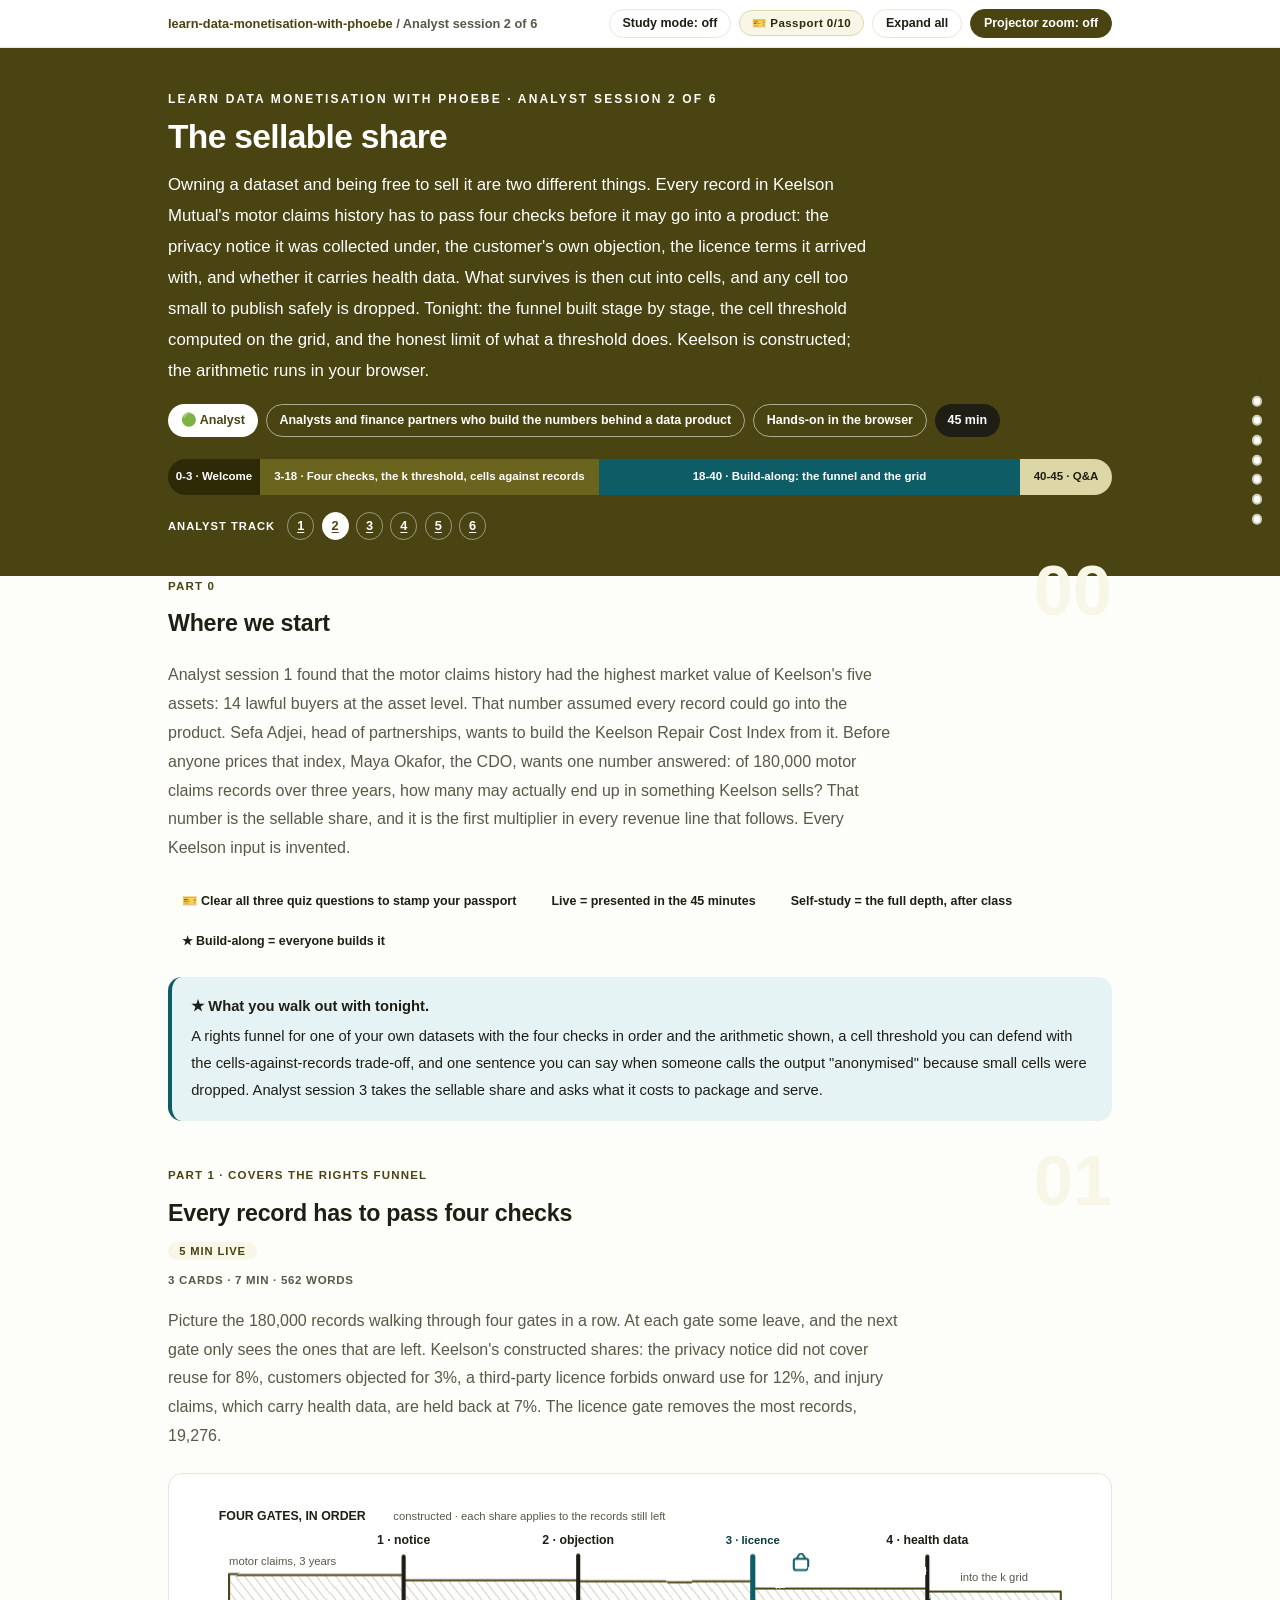
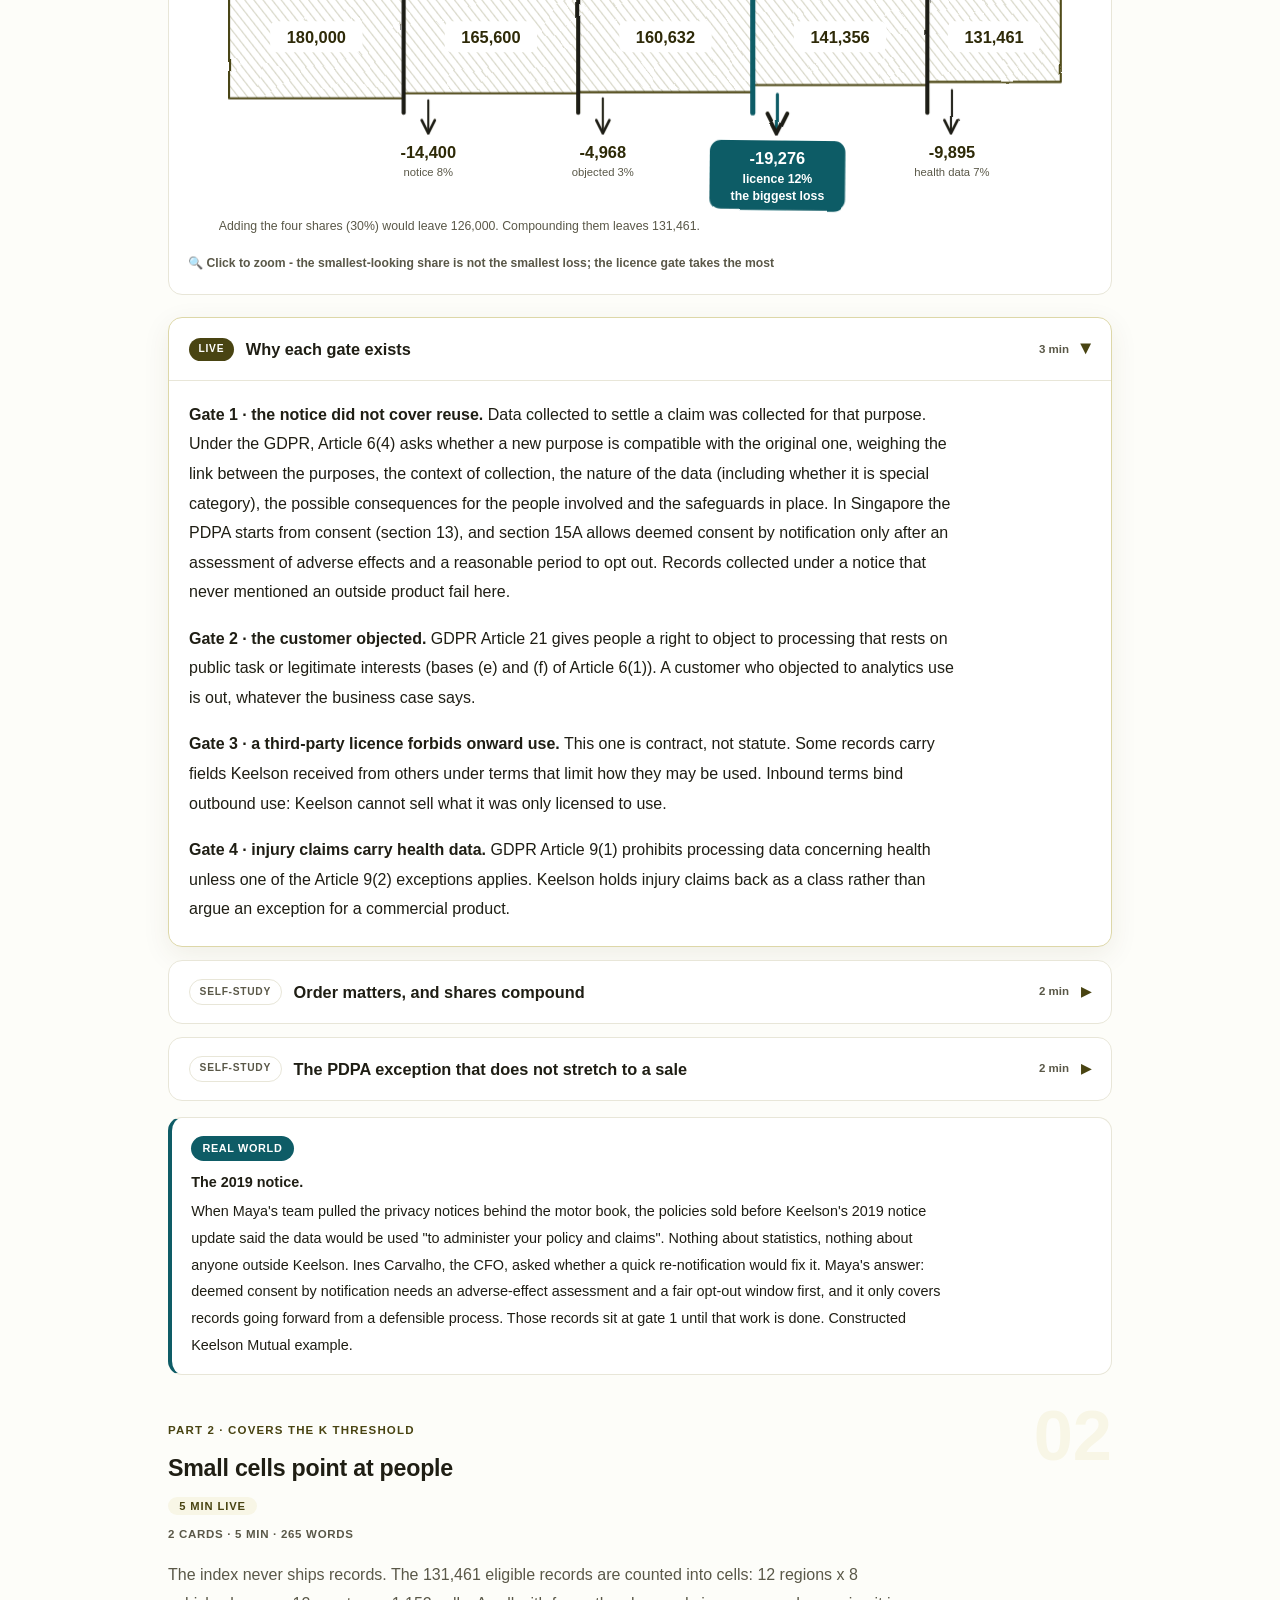
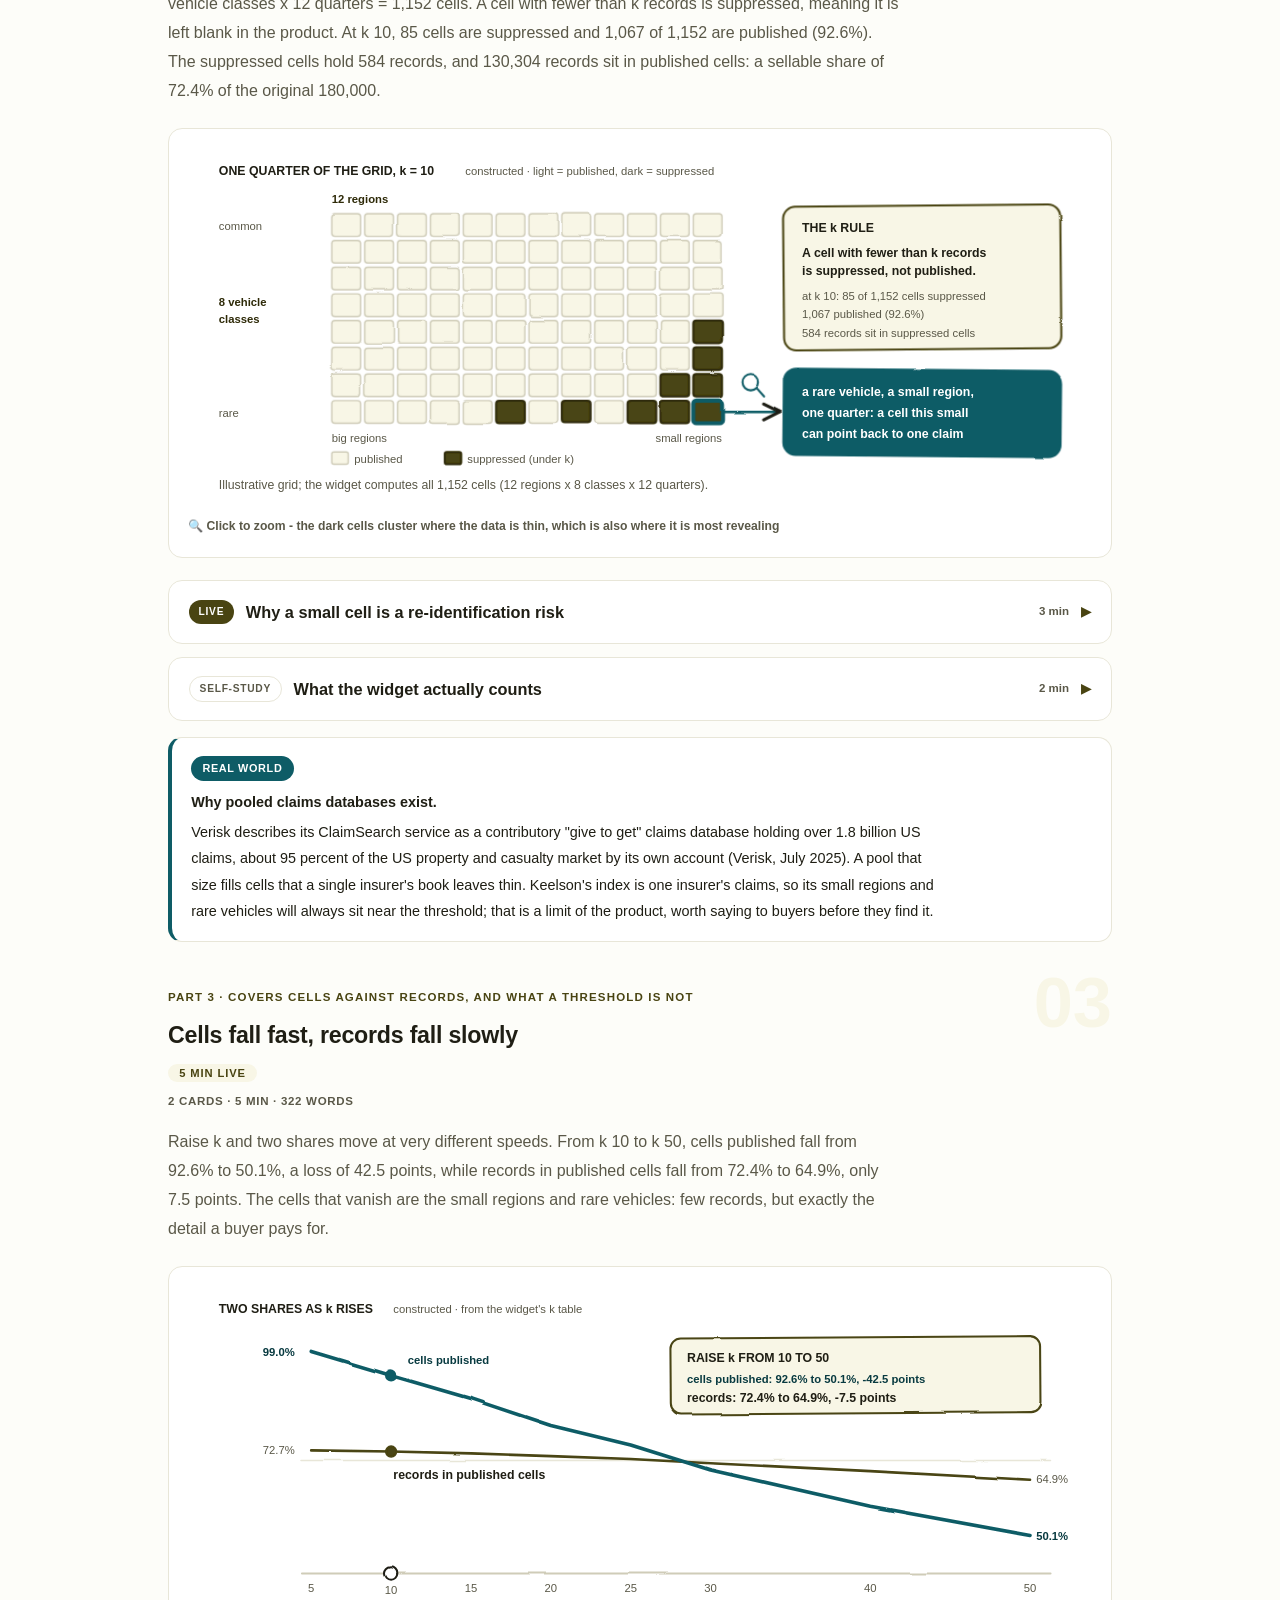
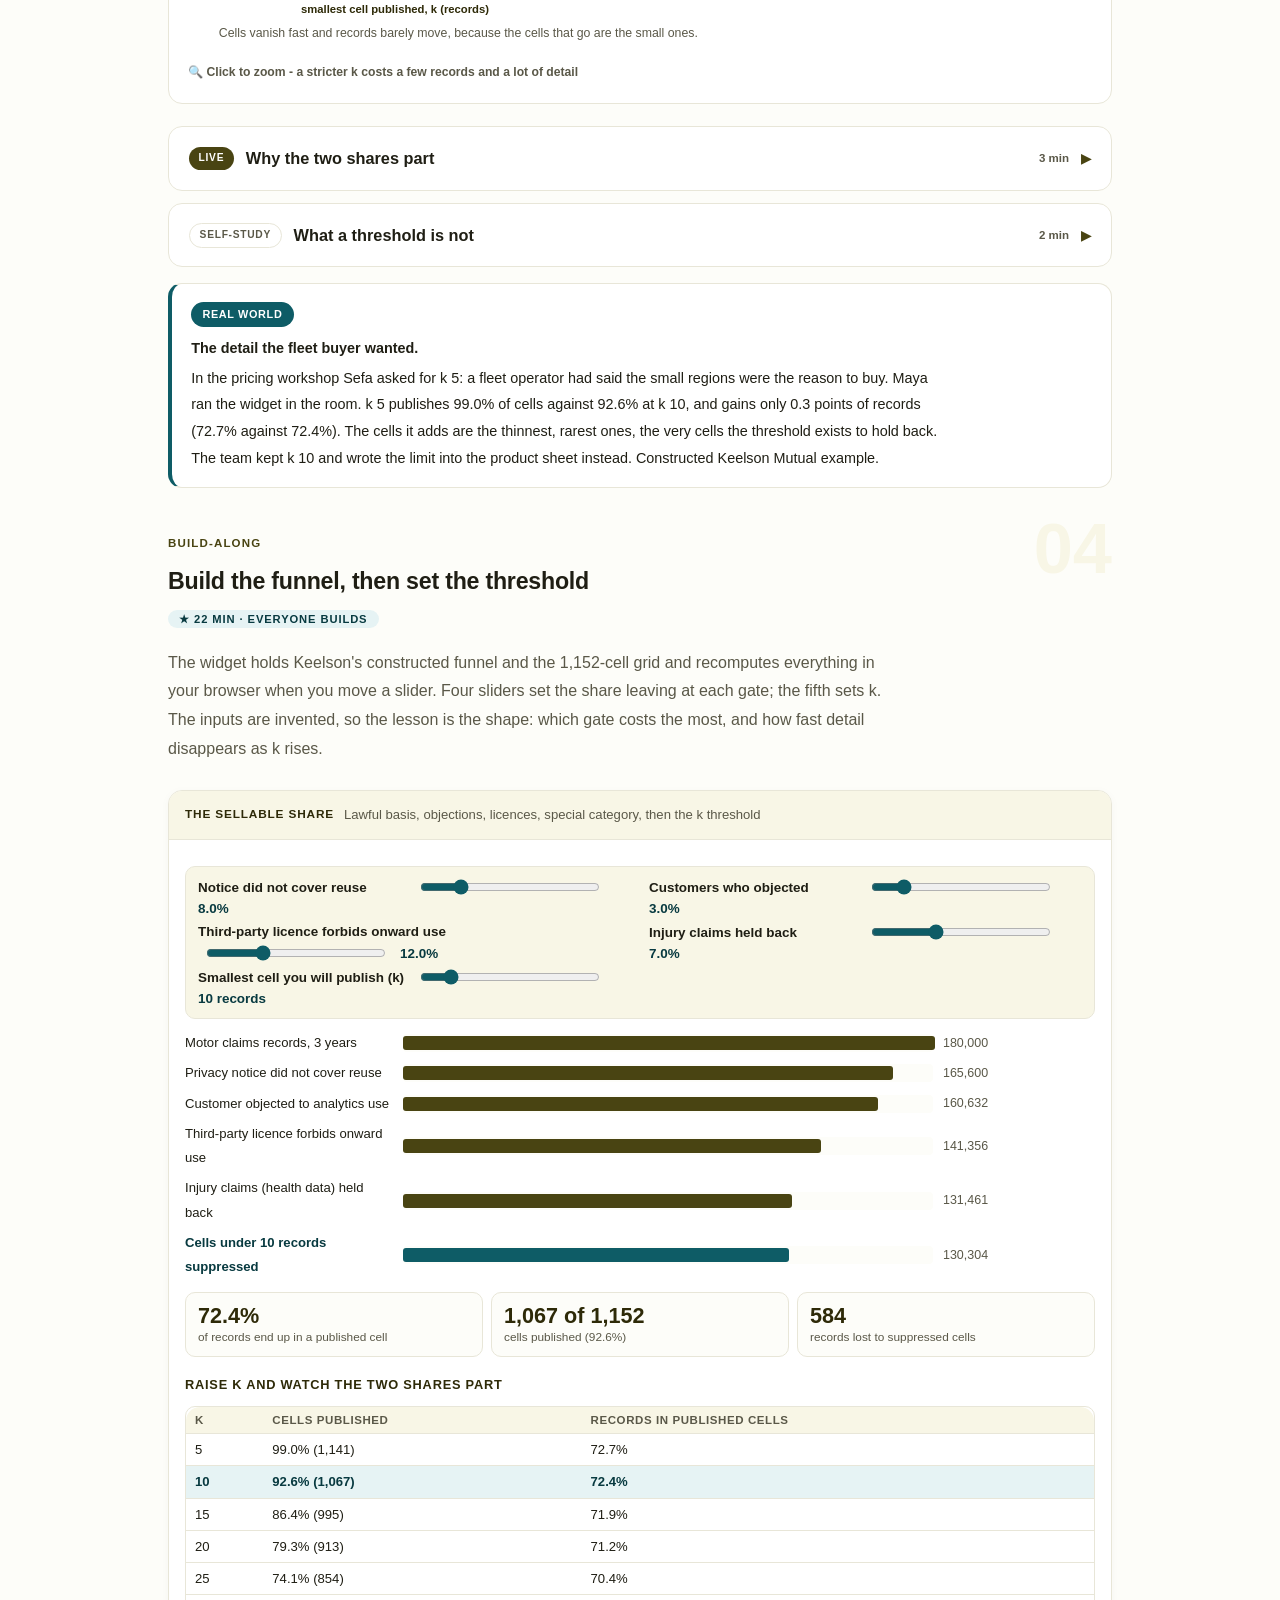
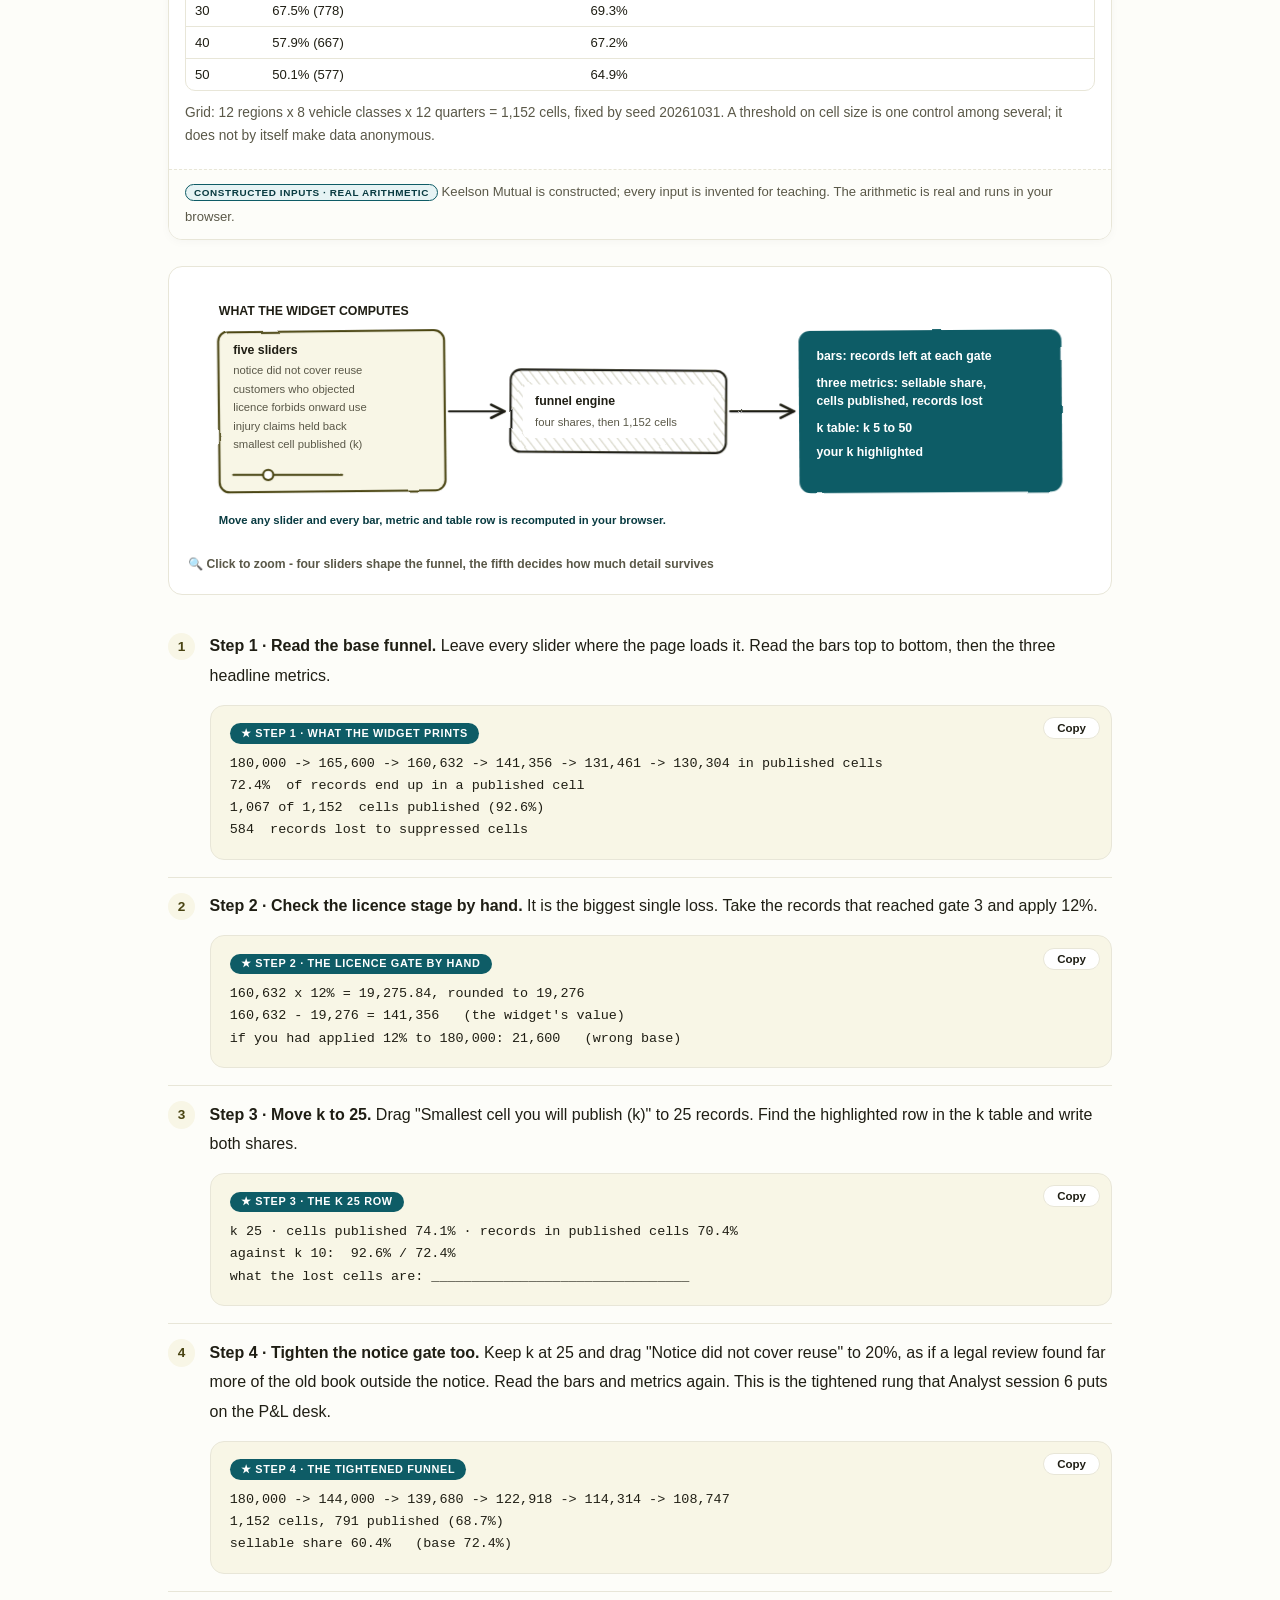
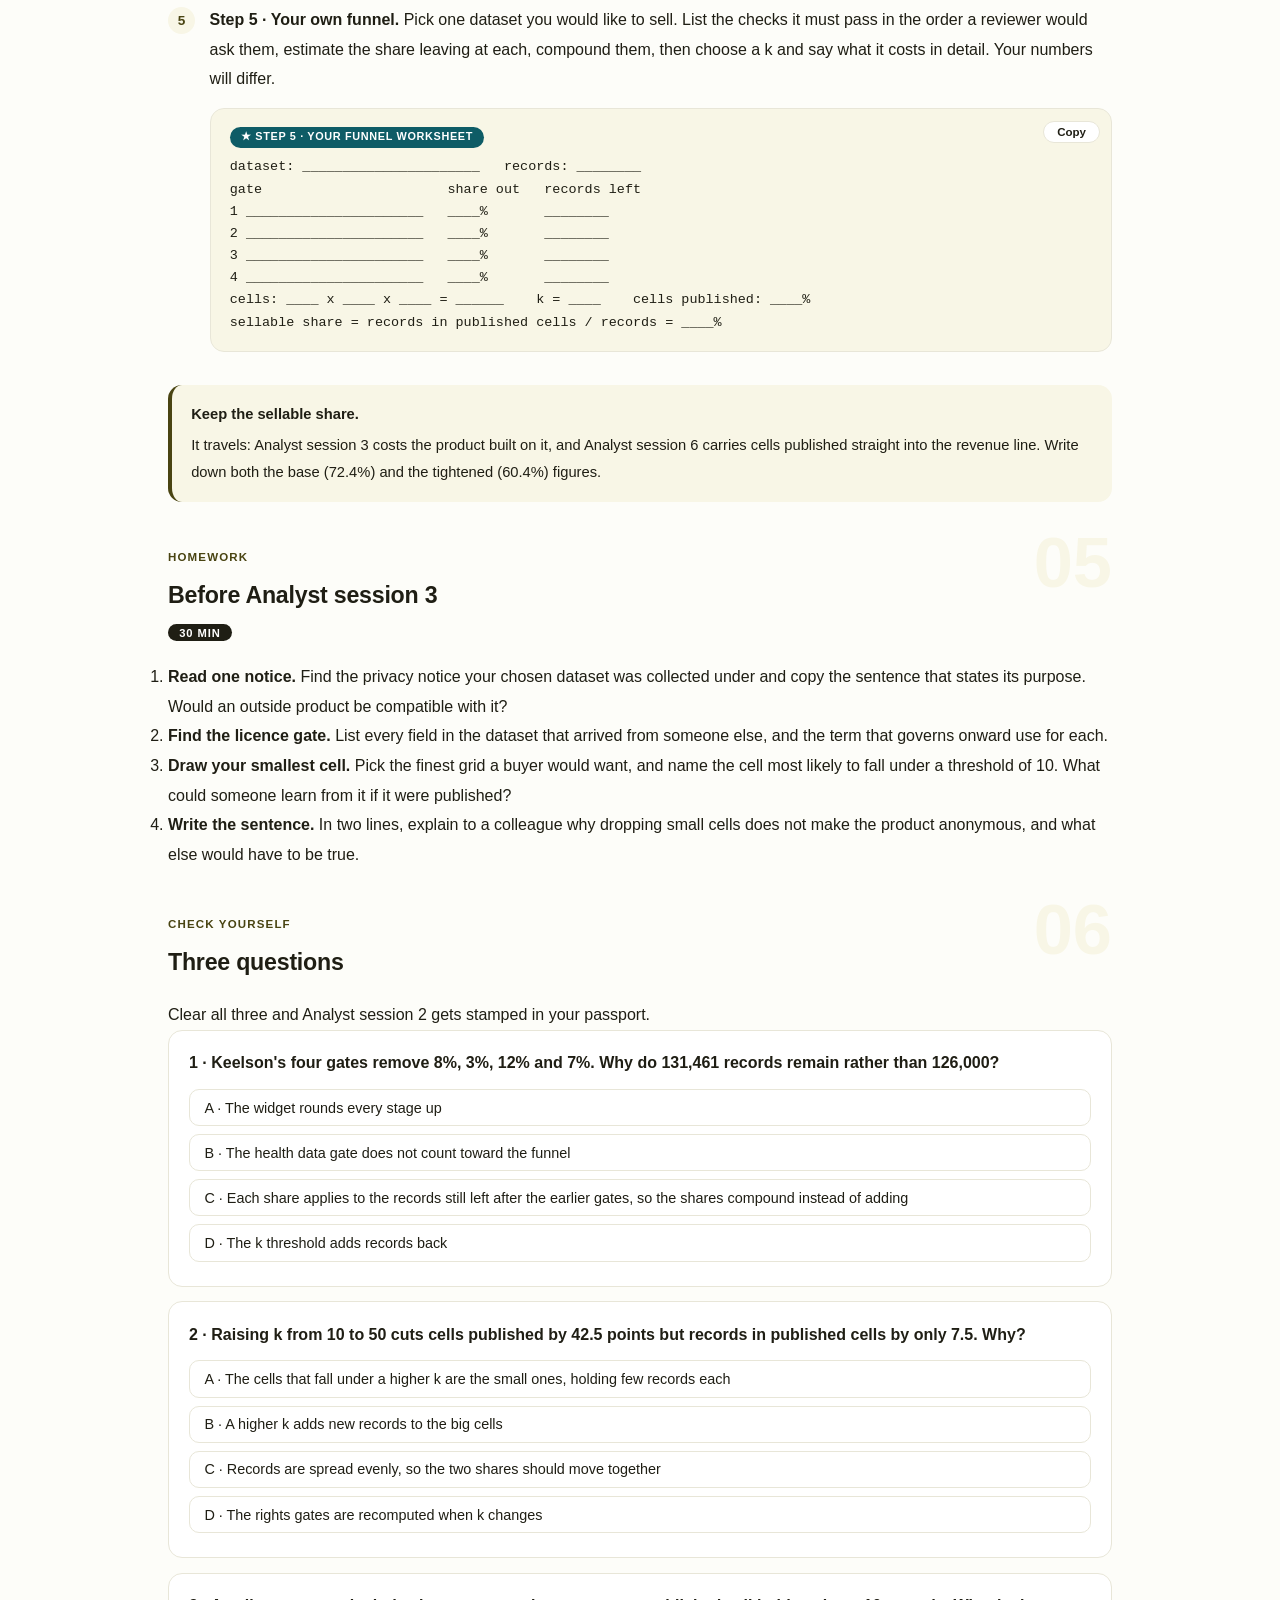
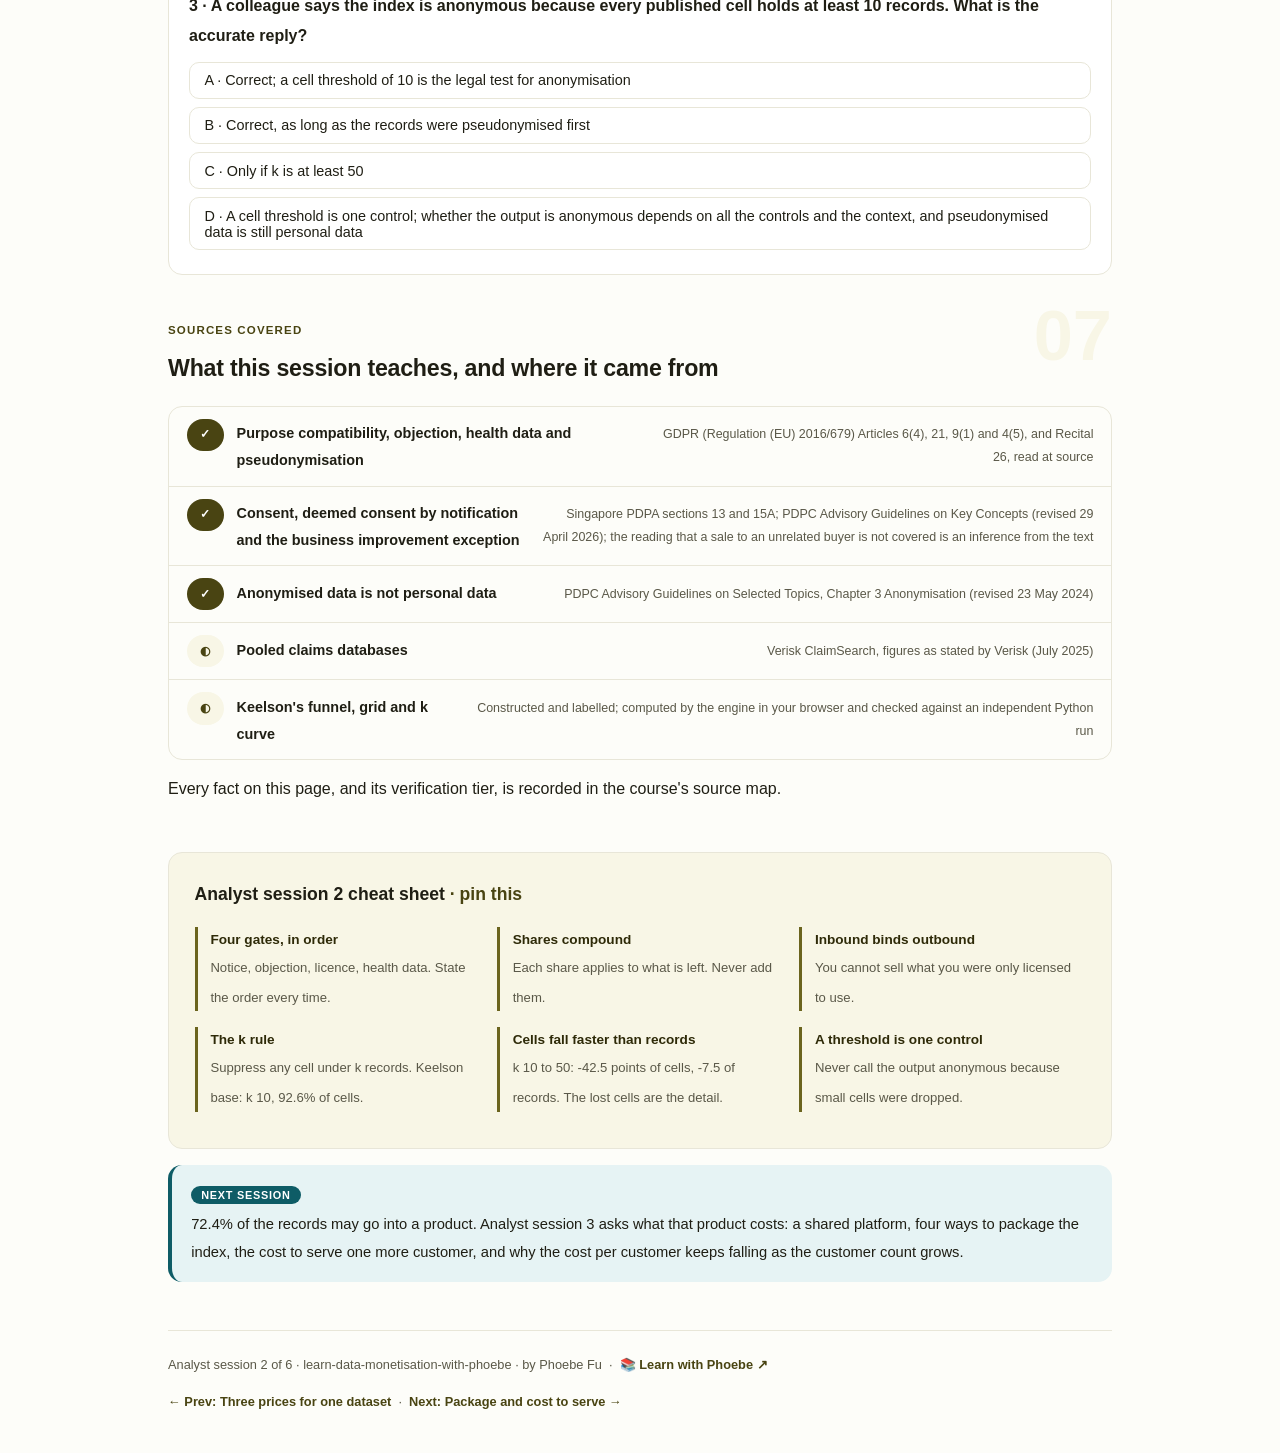
<file: courses/a2-the-sellable-share.html>
<!DOCTYPE html>
<html lang="en">
<head>
<meta charset="UTF-8">
<meta name="viewport" content="width=device-width, initial-scale=1.0">
<!-- social:start -->
<meta name="description" content="Analyst session 2 of 6. The sellable share: Keelson Mutual's 180,000 motor claims records through four rights checks in order, then a cell-size threshold on a 1,152-cell grid, why cells fall faster than records as k rises, and why a threshold alone never makes data anonymous. Constructed case, computed in your browser.">
<meta property="og:type" content="article">
<meta property="og:site_name" content="Learn with Phoebe">
<meta property="og:title" content="The sellable share - learn data monetisation with phoebe">
<meta property="og:description" content="Analyst session 2 of 6. Four rights checks and a cell threshold, computed live: how much of a dataset may actually be sold.">
<meta property="og:url" content="https://phoebefu6.github.io/learn-data-monetisation-with-phoebe/courses/a2-the-sellable-share.html">
<meta property="og:image" content="https://phoebefu6.github.io/learn-data-monetisation-with-phoebe/assets/og-cover.png">
<meta property="og:image:width" content="1200">
<meta property="og:image:height" content="630">
<meta name="twitter:card" content="summary_large_image">
<meta name="twitter:title" content="The sellable share - learn data monetisation with phoebe">
<meta name="twitter:description" content="Analyst session 2 of 6. The rights funnel and the k threshold, computed live.">
<meta name="twitter:image" content="https://phoebefu6.github.io/learn-data-monetisation-with-phoebe/assets/og-cover.png">
<!-- social:end -->
<title>Analyst session 2 · The sellable share - learn data monetisation with phoebe</title>
<link rel="stylesheet" href="../assets/style.css?v=1">
</head>
<body>

<div class="toolbar">
  <div class="wrap">
    <span class="crumb"><a href="../index.html">learn-data-monetisation-with-phoebe</a> / Analyst session 2 of 6</span>
    <button class="btn" id="toggle-all" type="button">Expand all</button>
    <button class="btn primary" id="zoom-toggle" type="button">Projector zoom: off</button>
  </div>
</div>

<header class="masthead">
  <div class="wrap">
    <div class="eyebrow">Learn Data Monetisation with Phoebe · Analyst session 2 of 6</div>
    <h1>The sellable <span class="accent">share</span></h1>
    <p class="sub">Owning a dataset and being free to sell it are two different things. Every record in Keelson Mutual's motor claims history has to pass four checks before it may go into a product: the privacy notice it was collected under, the customer's own objection, the licence terms it arrived with, and whether it carries health data. What survives is then cut into cells, and any cell too small to publish safely is dropped. Tonight: the funnel built stage by stage, the cell threshold computed on the grid, and the honest limit of what a threshold does. Keelson is constructed; the arithmetic runs in your browser.</p>
    <div class="chip-row">
      <span class="chip level">🟢 Analyst</span>
      <span class="chip audience">Analysts and finance partners who build the numbers behind a data product</span>
      <span class="chip audience">Hands-on in the browser</span>
      <span class="chip time">45 min</span>
    </div>
    <div class="agenda">
      <span class="a1" style="flex:1">0-3 · Welcome</span>
      <span class="a2" style="flex:4">3-18 · Four checks, the k threshold, cells against records</span>
      <span class="a3" style="flex:5">18-40 · Build-along: the funnel and the grid</span>
      <span class="a4" style="flex:1">40-45 · Q&amp;A</span>
    </div>
  </div>
</header>

<main class="wrap">

  <section class="section" id="intro">
    <div class="section-kicker">
      <span class="klabel">Part 0</span>
      <h2>Where we start</h2>
    </div>
    <p class="lede">Analyst session 1 found that the motor claims history had the highest market value of Keelson's five assets: 14 lawful buyers at the asset level. That number assumed every record could go into the product. Sefa Adjei, head of partnerships, wants to build the Keelson Repair Cost Index from it. Before anyone prices that index, Maya Okafor, the CDO, wants one number answered: of 180,000 motor claims records over three years, how many may actually end up in something Keelson sells? That number is the sellable share, and it is the first multiplier in every revenue line that follows. Every Keelson input is invented.</p>

    <div class="legend">
      <span class="pill">🎫 Clear all three quiz questions to stamp your passport</span>
      <span class="pill">Live = presented in the 45 minutes</span>
      <span class="pill">Self-study = the full depth, after class</span>
      <span class="pill">★ Build-along = everyone builds it</span>
    </div>

    <div class="callout win">
      <p><strong>★ What you walk out with tonight.</strong> A rights funnel for one of your own datasets with the four checks in order and the arithmetic shown, a cell threshold you can defend with the cells-against-records trade-off, and one sentence you can say when someone calls the output "anonymised" because small cells were dropped. Analyst session 3 takes the sellable share and asks what it costs to package and serve.</p>
    </div>
  </section>

  <section class="section" id="part-1">
    <div class="section-kicker">
      <span class="klabel">Part 1 · covers the rights funnel</span>
      <h2>Every record has to pass four checks</h2>
      <span class="tag concept">5 min live</span>
    </div>
    <p class="lede">Picture the 180,000 records walking through four gates in a row. At each gate some leave, and the next gate only sees the ones that are left. Keelson's constructed shares: the privacy notice did not cover reuse for 8%, customers objected for 3%, a third-party licence forbids onward use for 12%, and injury claims, which carry health data, are held back at 7%. The licence gate removes the most records, 19,276.</p>

    <figure class="zoomable">
      <svg viewBox="0 0 880 340" xmlns="http://www.w3.org/2000/svg" role="img" aria-label="A hand-drawn band of records passing through four gates. 180,000 motor claims records enter. Gate 1, the privacy notice, removes 14,400 (8 percent), leaving 165,600. Gate 2, customer objection, removes 4,968 (3 percent), leaving 160,632. Gate 3, third-party licence, removes 19,276 (12 percent), the biggest loss, drawn in teal, leaving 141,356. Gate 4, health data, removes 9,895 (7 percent), leaving 131,461 for the grid.">
        <defs>
          <filter id="a2aSk" x="-3%" y="-3%" width="106%" height="106%"><feTurbulence type="fractalNoise" baseFrequency="0.02" numOctaves="2" seed="41" result="n"/><feDisplacementMap in="SourceGraphic" in2="n" scale="2.4" xChannelSelector="R" yChannelSelector="G"/></filter>
          <pattern id="a2aHc" patternUnits="userSpaceOnUse" width="7" height="7" patternTransform="rotate(-38)"><line x1="0" y1="0" x2="0" y2="7" stroke="#494412" stroke-width="1" opacity=".5"/></pattern>
          <marker id="a2aAr" viewBox="0 0 10 10" refX="9" refY="5" markerWidth="8" markerHeight="8" orient="auto"><path d="M1 1 L9 5 L1 9" fill="none" stroke="#1F1E14" stroke-width="1.6" stroke-linecap="round"/></marker>
        </defs>
        <style>
          .a2aH { font: 800 12px Inter, sans-serif; fill: #1F1E14; }
          .a2aL { font: 600 12px Inter, sans-serif; fill: #1F1E14; }
          .a2aS { font: 400 11px Inter, sans-serif; fill: #5A5848; }
          .a2aB { font: 800 11px Inter, sans-serif; fill: #083A40; }
          .a2aV { font: 800 16px Inter, sans-serif; fill: #2E2A08; }
          .a2aW { font: 800 12px Inter, sans-serif; fill: #FFFFFF; }
          .a2aX { font: 800 16px Inter, sans-serif; fill: #FFFFFF; }
          .a2aN { font: 400 12px Inter, sans-serif; fill: #5A5848; }
        </style>

        <text class="a2aH" x="30" y="26">FOUR GATES, IN ORDER</text>
        <text class="a2aS" x="200" y="26">constructed · each share applies to the records still left</text>

        <g filter="url(#a2aSk)" fill="none" stroke="#1F1E14" stroke-width="2" stroke-linecap="round" stroke-linejoin="round">
          <path d="M40 80 L210 80 L210 85 L380 85 L380 86 L550 86 L550 93 L720 93 L720 96 L850 96 L850 184 L720 184 L720 187 L550 187 L550 194 L380 194 L380 195 L210 195 L210 200 L40 200 Z" fill="url(#a2aHc)" stroke="#494412"/>
          <path d="M210 62 L210 214" stroke-width="4"/>
          <path d="M380 62 L380 214" stroke-width="4"/>
          <path d="M550 62 L550 214" stroke="#0E5C66" stroke-width="5"/>
          <path d="M720 62 L720 214" stroke-width="4"/>
          <path d="M234 202 L234 234" marker-end="url(#a2aAr)"/>
          <path d="M404 200 L404 234" marker-end="url(#a2aAr)"/>
          <path d="M574 196 L574 234" stroke="#0E5C66" stroke-width="3" marker-end="url(#a2aAr)"/>
          <path d="M744 192 L744 234" marker-end="url(#a2aAr)"/>
          <rect x="509" y="242" width="130" height="66" rx="10" transform="rotate(0.6 574 275)" fill="#0E5C66" stroke="#0E5C66"/>
          <!-- doodle: a padlock on the licence gate -->
          <rect x="590" y="64" width="14" height="11" rx="2" stroke="#0E5C66"/>
          <path d="M593 64 Q597 54 601 64" stroke="#0E5C66"/>
        </g>

        <rect x="80" y="125" width="90" height="30" rx="6" fill="#FFFFFF"/>
        <rect x="250" y="125" width="90" height="30" rx="6" fill="#FFFFFF"/>
        <rect x="420" y="125" width="90" height="30" rx="6" fill="#FFFFFF"/>
        <rect x="590" y="125" width="90" height="30" rx="6" fill="#FFFFFF"/>
        <rect x="740" y="125" width="90" height="30" rx="6" fill="#FFFFFF"/>

        <text class="a2aS" x="40" y="70">motor claims, 3 years</text>
        <text class="a2aL" x="210" y="50" text-anchor="middle">1 · notice</text>
        <text class="a2aL" x="380" y="50" text-anchor="middle">2 · objection</text>
        <text class="a2aB" x="550" y="50" text-anchor="middle">3 · licence</text>
        <text class="a2aL" x="720" y="50" text-anchor="middle">4 · health data</text>
        <text class="a2aS" x="785" y="86" text-anchor="middle">into the k grid</text>

        <text class="a2aV" x="125" y="146" text-anchor="middle">180,000</text>
        <text class="a2aV" x="295" y="146" text-anchor="middle">165,600</text>
        <text class="a2aV" x="465" y="146" text-anchor="middle">160,632</text>
        <text class="a2aV" x="635" y="146" text-anchor="middle">141,356</text>
        <text class="a2aV" x="785" y="146" text-anchor="middle">131,461</text>

        <text class="a2aV" x="234" y="258" text-anchor="middle">-14,400</text>
        <text class="a2aS" x="234" y="276" text-anchor="middle">notice 8%</text>
        <text class="a2aV" x="404" y="258" text-anchor="middle">-4,968</text>
        <text class="a2aS" x="404" y="276" text-anchor="middle">objected 3%</text>
        <text class="a2aX" x="574" y="264" text-anchor="middle">-19,276</text>
        <text class="a2aW" x="574" y="282" text-anchor="middle">licence 12%</text>
        <text class="a2aW" x="574" y="299" text-anchor="middle">the biggest loss</text>
        <text class="a2aV" x="744" y="258" text-anchor="middle">-9,895</text>
        <text class="a2aS" x="744" y="276" text-anchor="middle">health data 7%</text>

        <text class="a2aN" x="30" y="328">Adding the four shares (30%) would leave 126,000. Compounding them leaves 131,461.</text>
      </svg>
      <figcaption>🔍 Click to zoom - the smallest-looking share is not the smallest loss; the licence gate takes the most</figcaption>
    </figure>

    <details class="card" open>
      <summary><span class="mode live">Live</span>Why each gate exists<span class="mini">3 min</span><span class="caret">▶</span></summary>
      <div class="body">
        <p><strong>Gate 1 · the notice did not cover reuse.</strong> Data collected to settle a claim was collected for that purpose. Under the GDPR, Article 6(4) asks whether a new purpose is compatible with the original one, weighing the link between the purposes, the context of collection, the nature of the data (including whether it is special category), the possible consequences for the people involved and the safeguards in place. In Singapore the PDPA starts from consent (section 13), and section 15A allows deemed consent by notification only after an assessment of adverse effects and a reasonable period to opt out. Records collected under a notice that never mentioned an outside product fail here.</p>
        <p><strong>Gate 2 · the customer objected.</strong> GDPR Article 21 gives people a right to object to processing that rests on public task or legitimate interests (bases (e) and (f) of Article 6(1)). A customer who objected to analytics use is out, whatever the business case says.</p>
        <p><strong>Gate 3 · a third-party licence forbids onward use.</strong> This one is contract, not statute. Some records carry fields Keelson received from others under terms that limit how they may be used. Inbound terms bind outbound use: Keelson cannot sell what it was only licensed to use.</p>
        <p><strong>Gate 4 · injury claims carry health data.</strong> GDPR Article 9(1) prohibits processing data concerning health unless one of the Article 9(2) exceptions applies. Keelson holds injury claims back as a class rather than argue an exception for a commercial product.</p>
      </div>
    </details>

    <details class="card">
      <summary><span class="mode self">Self-study</span>Order matters, and shares compound<span class="mini">2 min</span><span class="caret">▶</span></summary>
      <div class="body">
        <p>Each share is measured on the records that reached that gate, not on the original 180,000. So the licence gate removes 12% of 160,632, which is 19,276, not 12% of 180,000, which would be 21,600. Change the order of the gates and the count credited to each gate changes, which is why a funnel always states its order.</p>
        <p>The same logic is why you never add the shares. 8% + 3% + 12% + 7% = 30%, and 180,000 x 70% = 126,000. The true remainder is 131,461, because each later share bites on a smaller pile. Adding the shares understates the eligible records by 5,461, and it hides the fact that a point saved at a late gate is worth fewer records than a point saved at an early one.</p>
        <p>The order Keelson uses follows the questions a reviewer would ask: is there any lawful basis for the new purpose, has this person said no, do we hold the right to pass it on, and is it a category the law treats separately.</p>
      </div>
    </details>

    <details class="card">
      <summary><span class="mode self">Self-study</span>The PDPA exception that does not stretch to a sale<span class="mini">2 min</span><span class="caret">▶</span></summary>
      <div class="body">
        <p>Singapore's PDPA has a business improvement exception that lets an organisation use personal data without consent for purposes such as improving its own products and services. On the text, it covers use within the organisation and sharing within a group of related companies. A sale to an unrelated buyer is not covered on the text; that is an inference from the wording, and it is the reading to take until the PDPC says otherwise. The legitimate interests exception exists too, but it needs an assessment of adverse effects before it can be relied on (PDPC Advisory Guidelines on Key Concepts, revised 29 April 2026).</p>
        <p>The operational detail of consent, notification and Do Not Call lives in <a href="https://phoebefu6.github.io/learn-pdpa-dnc-with-phoebe/">PDPA and Do Not Call ↗</a>; who owns the decision lives in <a href="https://phoebefu6.github.io/learn-data-governance-with-phoebe/">Data Governance ↗</a>. Here the only question is what makes a record sellable.</p>
      </div>
    </details>

    <div class="callout example">
      <span class="ex-pill">Real world</span>
      <p><strong>The 2019 notice.</strong> When Maya's team pulled the privacy notices behind the motor book, the policies sold before Keelson's 2019 notice update said the data would be used "to administer your policy and claims". Nothing about statistics, nothing about anyone outside Keelson. Ines Carvalho, the CFO, asked whether a quick re-notification would fix it. Maya's answer: deemed consent by notification needs an adverse-effect assessment and a fair opt-out window first, and it only covers records going forward from a defensible process. Those records sit at gate 1 until that work is done. Constructed Keelson Mutual example.</p>
    </div>
  </section>

  <section class="section" id="part-2">
    <div class="section-kicker">
      <span class="klabel">Part 2 · covers the k threshold</span>
      <h2>Small cells point at people</h2>
      <span class="tag concept">5 min live</span>
    </div>
    <p class="lede">The index never ships records. The 131,461 eligible records are counted into cells: 12 regions x 8 vehicle classes x 12 quarters = 1,152 cells. A cell with fewer than k records is suppressed, meaning it is left blank in the product. At k 10, 85 cells are suppressed and 1,067 of 1,152 are published (92.6%). The suppressed cells hold 584 records, and 130,304 records sit in published cells: a sellable share of 72.4% of the original 180,000.</p>

    <figure class="zoomable">
      <svg viewBox="0 0 880 348" xmlns="http://www.w3.org/2000/svg" role="img" aria-label="A hand-drawn grid of 12 regions by 8 vehicle classes for one quarter. Most cells are light and published. A few cells are dark and suppressed, clustered in the small regions on the right and the rare vehicle classes at the bottom. One dark cell in the bottom right corner is outlined in teal: a rare vehicle in a small region in one quarter can point back to one claim. Beside the grid, the k rule: at k 10, 85 of 1,152 cells are suppressed, 1,067 are published, 92.6 percent, and 584 records sit in suppressed cells.">
        <defs>
          <filter id="a2bSk" x="-3%" y="-3%" width="106%" height="106%"><feTurbulence type="fractalNoise" baseFrequency="0.02" numOctaves="2" seed="47" result="n"/><feDisplacementMap in="SourceGraphic" in2="n" scale="2.4" xChannelSelector="R" yChannelSelector="G"/></filter>
          <pattern id="a2bHc" patternUnits="userSpaceOnUse" width="7" height="7" patternTransform="rotate(-38)"><line x1="0" y1="0" x2="0" y2="7" stroke="#494412" stroke-width="1" opacity=".5"/></pattern>
          <marker id="a2bAr" viewBox="0 0 10 10" refX="9" refY="5" markerWidth="8" markerHeight="8" orient="auto"><path d="M1 1 L9 5 L1 9" fill="none" stroke="#1F1E14" stroke-width="1.6" stroke-linecap="round"/></marker>
        </defs>
        <style>
          .a2bH { font: 800 12px Inter, sans-serif; fill: #1F1E14; }
          .a2bL { font: 600 12px Inter, sans-serif; fill: #1F1E14; }
          .a2bS { font: 400 11px Inter, sans-serif; fill: #5A5848; }
          .a2bA { font: 700 11px Inter, sans-serif; fill: #2E2A08; }
          .a2bW { font: 800 12px Inter, sans-serif; fill: #FFFFFF; }
          .a2bN { font: 400 12px Inter, sans-serif; fill: #5A5848; }
        </style>

        <text class="a2bH" x="30" y="26">ONE QUARTER OF THE GRID, k = 10</text>
        <text class="a2bS" x="270" y="26">constructed · light = published, dark = suppressed</text>

        <g filter="url(#a2bSk)" fill="none" stroke="#1F1E14" stroke-width="2" stroke-linecap="round" stroke-linejoin="round">
          <rect x="140" y="64" width="28" height="22" rx="3" fill="#F8F6E6" stroke="#CFCCB8" stroke-width="1.4"/>
          <rect x="172" y="64" width="28" height="22" rx="3" fill="#F8F6E6" stroke="#CFCCB8" stroke-width="1.4"/>
          <rect x="204" y="64" width="28" height="22" rx="3" fill="#F8F6E6" stroke="#CFCCB8" stroke-width="1.4"/>
          <rect x="236" y="64" width="28" height="22" rx="3" fill="#F8F6E6" stroke="#CFCCB8" stroke-width="1.4"/>
          <rect x="268" y="64" width="28" height="22" rx="3" fill="#F8F6E6" stroke="#CFCCB8" stroke-width="1.4"/>
          <rect x="300" y="64" width="28" height="22" rx="3" fill="#F8F6E6" stroke="#CFCCB8" stroke-width="1.4"/>
          <rect x="332" y="64" width="28" height="22" rx="3" fill="#F8F6E6" stroke="#CFCCB8" stroke-width="1.4"/>
          <rect x="364" y="64" width="28" height="22" rx="3" fill="#F8F6E6" stroke="#CFCCB8" stroke-width="1.4"/>
          <rect x="396" y="64" width="28" height="22" rx="3" fill="#F8F6E6" stroke="#CFCCB8" stroke-width="1.4"/>
          <rect x="428" y="64" width="28" height="22" rx="3" fill="#F8F6E6" stroke="#CFCCB8" stroke-width="1.4"/>
          <rect x="460" y="64" width="28" height="22" rx="3" fill="#F8F6E6" stroke="#CFCCB8" stroke-width="1.4"/>
          <rect x="492" y="64" width="28" height="22" rx="3" fill="#F8F6E6" stroke="#CFCCB8" stroke-width="1.4"/>
          <rect x="140" y="90" width="28" height="22" rx="3" fill="#F8F6E6" stroke="#CFCCB8" stroke-width="1.4"/>
          <rect x="172" y="90" width="28" height="22" rx="3" fill="#F8F6E6" stroke="#CFCCB8" stroke-width="1.4"/>
          <rect x="204" y="90" width="28" height="22" rx="3" fill="#F8F6E6" stroke="#CFCCB8" stroke-width="1.4"/>
          <rect x="236" y="90" width="28" height="22" rx="3" fill="#F8F6E6" stroke="#CFCCB8" stroke-width="1.4"/>
          <rect x="268" y="90" width="28" height="22" rx="3" fill="#F8F6E6" stroke="#CFCCB8" stroke-width="1.4"/>
          <rect x="300" y="90" width="28" height="22" rx="3" fill="#F8F6E6" stroke="#CFCCB8" stroke-width="1.4"/>
          <rect x="332" y="90" width="28" height="22" rx="3" fill="#F8F6E6" stroke="#CFCCB8" stroke-width="1.4"/>
          <rect x="364" y="90" width="28" height="22" rx="3" fill="#F8F6E6" stroke="#CFCCB8" stroke-width="1.4"/>
          <rect x="396" y="90" width="28" height="22" rx="3" fill="#F8F6E6" stroke="#CFCCB8" stroke-width="1.4"/>
          <rect x="428" y="90" width="28" height="22" rx="3" fill="#F8F6E6" stroke="#CFCCB8" stroke-width="1.4"/>
          <rect x="460" y="90" width="28" height="22" rx="3" fill="#F8F6E6" stroke="#CFCCB8" stroke-width="1.4"/>
          <rect x="492" y="90" width="28" height="22" rx="3" fill="#F8F6E6" stroke="#CFCCB8" stroke-width="1.4"/>
          <rect x="140" y="116" width="28" height="22" rx="3" fill="#F8F6E6" stroke="#CFCCB8" stroke-width="1.4"/>
          <rect x="172" y="116" width="28" height="22" rx="3" fill="#F8F6E6" stroke="#CFCCB8" stroke-width="1.4"/>
          <rect x="204" y="116" width="28" height="22" rx="3" fill="#F8F6E6" stroke="#CFCCB8" stroke-width="1.4"/>
          <rect x="236" y="116" width="28" height="22" rx="3" fill="#F8F6E6" stroke="#CFCCB8" stroke-width="1.4"/>
          <rect x="268" y="116" width="28" height="22" rx="3" fill="#F8F6E6" stroke="#CFCCB8" stroke-width="1.4"/>
          <rect x="300" y="116" width="28" height="22" rx="3" fill="#F8F6E6" stroke="#CFCCB8" stroke-width="1.4"/>
          <rect x="332" y="116" width="28" height="22" rx="3" fill="#F8F6E6" stroke="#CFCCB8" stroke-width="1.4"/>
          <rect x="364" y="116" width="28" height="22" rx="3" fill="#F8F6E6" stroke="#CFCCB8" stroke-width="1.4"/>
          <rect x="396" y="116" width="28" height="22" rx="3" fill="#F8F6E6" stroke="#CFCCB8" stroke-width="1.4"/>
          <rect x="428" y="116" width="28" height="22" rx="3" fill="#F8F6E6" stroke="#CFCCB8" stroke-width="1.4"/>
          <rect x="460" y="116" width="28" height="22" rx="3" fill="#F8F6E6" stroke="#CFCCB8" stroke-width="1.4"/>
          <rect x="492" y="116" width="28" height="22" rx="3" fill="#F8F6E6" stroke="#CFCCB8" stroke-width="1.4"/>
          <rect x="140" y="142" width="28" height="22" rx="3" fill="#F8F6E6" stroke="#CFCCB8" stroke-width="1.4"/>
          <rect x="172" y="142" width="28" height="22" rx="3" fill="#F8F6E6" stroke="#CFCCB8" stroke-width="1.4"/>
          <rect x="204" y="142" width="28" height="22" rx="3" fill="#F8F6E6" stroke="#CFCCB8" stroke-width="1.4"/>
          <rect x="236" y="142" width="28" height="22" rx="3" fill="#F8F6E6" stroke="#CFCCB8" stroke-width="1.4"/>
          <rect x="268" y="142" width="28" height="22" rx="3" fill="#F8F6E6" stroke="#CFCCB8" stroke-width="1.4"/>
          <rect x="300" y="142" width="28" height="22" rx="3" fill="#F8F6E6" stroke="#CFCCB8" stroke-width="1.4"/>
          <rect x="332" y="142" width="28" height="22" rx="3" fill="#F8F6E6" stroke="#CFCCB8" stroke-width="1.4"/>
          <rect x="364" y="142" width="28" height="22" rx="3" fill="#F8F6E6" stroke="#CFCCB8" stroke-width="1.4"/>
          <rect x="396" y="142" width="28" height="22" rx="3" fill="#F8F6E6" stroke="#CFCCB8" stroke-width="1.4"/>
          <rect x="428" y="142" width="28" height="22" rx="3" fill="#F8F6E6" stroke="#CFCCB8" stroke-width="1.4"/>
          <rect x="460" y="142" width="28" height="22" rx="3" fill="#F8F6E6" stroke="#CFCCB8" stroke-width="1.4"/>
          <rect x="492" y="142" width="28" height="22" rx="3" fill="#F8F6E6" stroke="#CFCCB8" stroke-width="1.4"/>
          <rect x="140" y="168" width="28" height="22" rx="3" fill="#F8F6E6" stroke="#CFCCB8" stroke-width="1.4"/>
          <rect x="172" y="168" width="28" height="22" rx="3" fill="#F8F6E6" stroke="#CFCCB8" stroke-width="1.4"/>
          <rect x="204" y="168" width="28" height="22" rx="3" fill="#F8F6E6" stroke="#CFCCB8" stroke-width="1.4"/>
          <rect x="236" y="168" width="28" height="22" rx="3" fill="#F8F6E6" stroke="#CFCCB8" stroke-width="1.4"/>
          <rect x="268" y="168" width="28" height="22" rx="3" fill="#F8F6E6" stroke="#CFCCB8" stroke-width="1.4"/>
          <rect x="300" y="168" width="28" height="22" rx="3" fill="#F8F6E6" stroke="#CFCCB8" stroke-width="1.4"/>
          <rect x="332" y="168" width="28" height="22" rx="3" fill="#F8F6E6" stroke="#CFCCB8" stroke-width="1.4"/>
          <rect x="364" y="168" width="28" height="22" rx="3" fill="#F8F6E6" stroke="#CFCCB8" stroke-width="1.4"/>
          <rect x="396" y="168" width="28" height="22" rx="3" fill="#F8F6E6" stroke="#CFCCB8" stroke-width="1.4"/>
          <rect x="428" y="168" width="28" height="22" rx="3" fill="#F8F6E6" stroke="#CFCCB8" stroke-width="1.4"/>
          <rect x="460" y="168" width="28" height="22" rx="3" fill="#F8F6E6" stroke="#CFCCB8" stroke-width="1.4"/>
          <rect x="492" y="168" width="28" height="22" rx="3" fill="#494412" stroke="#2E2A08"/>
          <rect x="140" y="194" width="28" height="22" rx="3" fill="#F8F6E6" stroke="#CFCCB8" stroke-width="1.4"/>
          <rect x="172" y="194" width="28" height="22" rx="3" fill="#F8F6E6" stroke="#CFCCB8" stroke-width="1.4"/>
          <rect x="204" y="194" width="28" height="22" rx="3" fill="#F8F6E6" stroke="#CFCCB8" stroke-width="1.4"/>
          <rect x="236" y="194" width="28" height="22" rx="3" fill="#F8F6E6" stroke="#CFCCB8" stroke-width="1.4"/>
          <rect x="268" y="194" width="28" height="22" rx="3" fill="#F8F6E6" stroke="#CFCCB8" stroke-width="1.4"/>
          <rect x="300" y="194" width="28" height="22" rx="3" fill="#F8F6E6" stroke="#CFCCB8" stroke-width="1.4"/>
          <rect x="332" y="194" width="28" height="22" rx="3" fill="#F8F6E6" stroke="#CFCCB8" stroke-width="1.4"/>
          <rect x="364" y="194" width="28" height="22" rx="3" fill="#F8F6E6" stroke="#CFCCB8" stroke-width="1.4"/>
          <rect x="396" y="194" width="28" height="22" rx="3" fill="#F8F6E6" stroke="#CFCCB8" stroke-width="1.4"/>
          <rect x="428" y="194" width="28" height="22" rx="3" fill="#F8F6E6" stroke="#CFCCB8" stroke-width="1.4"/>
          <rect x="460" y="194" width="28" height="22" rx="3" fill="#F8F6E6" stroke="#CFCCB8" stroke-width="1.4"/>
          <rect x="492" y="194" width="28" height="22" rx="3" fill="#494412" stroke="#2E2A08"/>
          <rect x="140" y="220" width="28" height="22" rx="3" fill="#F8F6E6" stroke="#CFCCB8" stroke-width="1.4"/>
          <rect x="172" y="220" width="28" height="22" rx="3" fill="#F8F6E6" stroke="#CFCCB8" stroke-width="1.4"/>
          <rect x="204" y="220" width="28" height="22" rx="3" fill="#F8F6E6" stroke="#CFCCB8" stroke-width="1.4"/>
          <rect x="236" y="220" width="28" height="22" rx="3" fill="#F8F6E6" stroke="#CFCCB8" stroke-width="1.4"/>
          <rect x="268" y="220" width="28" height="22" rx="3" fill="#F8F6E6" stroke="#CFCCB8" stroke-width="1.4"/>
          <rect x="300" y="220" width="28" height="22" rx="3" fill="#F8F6E6" stroke="#CFCCB8" stroke-width="1.4"/>
          <rect x="332" y="220" width="28" height="22" rx="3" fill="#F8F6E6" stroke="#CFCCB8" stroke-width="1.4"/>
          <rect x="364" y="220" width="28" height="22" rx="3" fill="#F8F6E6" stroke="#CFCCB8" stroke-width="1.4"/>
          <rect x="396" y="220" width="28" height="22" rx="3" fill="#F8F6E6" stroke="#CFCCB8" stroke-width="1.4"/>
          <rect x="428" y="220" width="28" height="22" rx="3" fill="#F8F6E6" stroke="#CFCCB8" stroke-width="1.4"/>
          <rect x="460" y="220" width="28" height="22" rx="3" fill="#494412" stroke="#2E2A08"/>
          <rect x="492" y="220" width="28" height="22" rx="3" fill="#494412" stroke="#2E2A08"/>
          <rect x="140" y="246" width="28" height="22" rx="3" fill="#F8F6E6" stroke="#CFCCB8" stroke-width="1.4"/>
          <rect x="172" y="246" width="28" height="22" rx="3" fill="#F8F6E6" stroke="#CFCCB8" stroke-width="1.4"/>
          <rect x="204" y="246" width="28" height="22" rx="3" fill="#F8F6E6" stroke="#CFCCB8" stroke-width="1.4"/>
          <rect x="236" y="246" width="28" height="22" rx="3" fill="#F8F6E6" stroke="#CFCCB8" stroke-width="1.4"/>
          <rect x="268" y="246" width="28" height="22" rx="3" fill="#F8F6E6" stroke="#CFCCB8" stroke-width="1.4"/>
          <rect x="300" y="246" width="28" height="22" rx="3" fill="#494412" stroke="#2E2A08"/>
          <rect x="332" y="246" width="28" height="22" rx="3" fill="#F8F6E6" stroke="#CFCCB8" stroke-width="1.4"/>
          <rect x="364" y="246" width="28" height="22" rx="3" fill="#494412" stroke="#2E2A08"/>
          <rect x="396" y="246" width="28" height="22" rx="3" fill="#F8F6E6" stroke="#CFCCB8" stroke-width="1.4"/>
          <rect x="428" y="246" width="28" height="22" rx="3" fill="#494412" stroke="#2E2A08"/>
          <rect x="460" y="246" width="28" height="22" rx="3" fill="#494412" stroke="#2E2A08"/>
          <rect x="492" y="246" width="28" height="22" rx="3" fill="#494412" stroke="#0E5C66" stroke-width="4"/>
          <path d="M522 257 L576 257" stroke="#0E5C66" stroke-width="2.4" marker-end="url(#a2bAr)"/>
          <rect x="580" y="56" width="270" height="140" rx="12" transform="rotate(-0.5 715 126)" fill="#F8F6E6" stroke="#494412"/>
          <rect x="580" y="216" width="270" height="84" rx="12" transform="rotate(0.5 715 258)" fill="#0E5C66" stroke="#0E5C66"/>
          <rect x="140" y="296" width="16" height="12" rx="2" fill="#F8F6E6" stroke="#CFCCB8" stroke-width="1.4"/>
          <rect x="250" y="296" width="16" height="12" rx="2" fill="#494412" stroke="#2E2A08"/>
          <!-- doodle: a magnifying glass over the corner cell -->
          <circle cx="548" cy="228" r="8" stroke="#0E5C66"/>
          <path d="M554 234 L561 242" stroke="#0E5C66"/>
        </g>

        <text class="a2bA" x="140" y="54">12 regions</text>
        <text class="a2bA" x="30" y="154">8 vehicle</text>
        <text class="a2bA" x="30" y="170">classes</text>
        <text class="a2bS" x="30" y="80">common</text>
        <text class="a2bS" x="30" y="262">rare</text>
        <text class="a2bS" x="140" y="286">big regions</text>
        <text class="a2bS" x="520" y="286" text-anchor="end">small regions</text>
        <text class="a2bS" x="162" y="307">published</text>
        <text class="a2bS" x="272" y="307">suppressed (under k)</text>

        <text class="a2bH" x="598" y="82">THE k RULE</text>
        <text class="a2bL" x="598" y="106">A cell with fewer than k records</text>
        <text class="a2bL" x="598" y="124">is suppressed, not published.</text>
        <text class="a2bS" x="598" y="148">at k 10: 85 of 1,152 cells suppressed</text>
        <text class="a2bS" x="598" y="166">1,067 published (92.6%)</text>
        <text class="a2bS" x="598" y="184">584 records sit in suppressed cells</text>

        <text class="a2bW" x="598" y="242">a rare vehicle, a small region,</text>
        <text class="a2bW" x="598" y="262">one quarter: a cell this small</text>
        <text class="a2bW" x="598" y="282">can point back to one claim</text>

        <text class="a2bN" x="30" y="332">Illustrative grid; the widget computes all 1,152 cells (12 regions x 8 classes x 12 quarters).</text>
      </svg>
      <figcaption>🔍 Click to zoom - the dark cells cluster where the data is thin, which is also where it is most revealing</figcaption>
    </figure>

    <details class="card">
      <summary><span class="mode live">Live</span>Why a small cell is a re-identification risk<span class="mini">3 min</span><span class="caret">▶</span></summary>
      <div class="body">
        <p>An index cell looks harmless: an average repair cost and a claim count for one region, one vehicle class, one quarter. But if that cell holds two claims, and one of them is a rare vehicle in a small region, a neighbour, a repairer or a fleet manager who knows about one accident can read the other's repair cost straight off the published number. The fewer records in a cell, the closer the cell is to describing a person.</p>
        <p>A minimum cell size, written k, is the simplest guard: publish a cell only if at least k records fall into it. Keelson's base is k 10. The rule is easy to explain to a buyer, easy to test and easy to audit, which is why it is a common first control on any aggregated product.</p>
      </div>
    </details>

    <details class="card">
      <summary><span class="mode self">Self-study</span>What the widget actually counts<span class="mini">2 min</span><span class="caret">▶</span></summary>
      <div class="body">
        <p>The engine spreads the eligible records across the 1,152 cells using fixed weights, set by a seeded draw so every run builds the same grid: big regions and common vehicle classes get many records, small regions and rare classes get few. Each cell's count is rounded down to whole records. Any cell under k is suppressed and its records are counted as lost.</p>
        <p>Three numbers come out. <strong>Cells published</strong> is the share of the 1,152 cells that clear k. <strong>Records lost to suppressed cells</strong> is the count sitting in the blanks. <strong>Sellable share</strong> is records in published cells over the original 180,000: 130,304 / 180,000 = 72.4%. Notice the denominator: the sellable share is measured against everything Keelson holds, so it carries the four rights gates and the threshold together.</p>
      </div>
    </details>

    <div class="callout example">
      <span class="ex-pill">Real world</span>
      <p><strong>Why pooled claims databases exist.</strong> Verisk describes its ClaimSearch service as a contributory "give to get" claims database holding over 1.8 billion US claims, about 95 percent of the US property and casualty market by its own account (Verisk, July 2025). A pool that size fills cells that a single insurer's book leaves thin. Keelson's index is one insurer's claims, so its small regions and rare vehicles will always sit near the threshold; that is a limit of the product, worth saying to buyers before they find it.</p>
    </div>
  </section>

  <section class="section" id="part-3">
    <div class="section-kicker">
      <span class="klabel">Part 3 · covers cells against records, and what a threshold is not</span>
      <h2>Cells fall fast, records fall slowly</h2>
      <span class="tag concept">5 min live</span>
    </div>
    <p class="lede">Raise k and two shares move at very different speeds. From k 10 to k 50, cells published fall from 92.6% to 50.1%, a loss of 42.5 points, while records in published cells fall from 72.4% to 64.9%, only 7.5 points. The cells that vanish are the small regions and rare vehicles: few records, but exactly the detail a buyer pays for.</p>

    <figure class="zoomable">
      <svg viewBox="0 0 880 356" xmlns="http://www.w3.org/2000/svg" role="img" aria-label="Two hand-drawn lines over k from 5 to 50. Cells published, in teal, falls steeply: 99.0 percent at k 5, 92.6 at k 10, 86.4 at 15, 79.3 at 20, 74.1 at 25, 67.5 at 30, 57.9 at 40, 50.1 at 50. Records in published cells falls gently: 72.7, 72.4, 71.9, 71.2, 70.4, 69.3, 67.2, 64.9. From k 10 to 50 cells lose 42.5 points and records lose 7.5 points.">
        <defs>
          <filter id="a2cSk" x="-3%" y="-3%" width="106%" height="106%"><feTurbulence type="fractalNoise" baseFrequency="0.02" numOctaves="2" seed="53" result="n"/><feDisplacementMap in="SourceGraphic" in2="n" scale="2.4" xChannelSelector="R" yChannelSelector="G"/></filter>
          <pattern id="a2cHc" patternUnits="userSpaceOnUse" width="7" height="7" patternTransform="rotate(-38)"><line x1="0" y1="0" x2="0" y2="7" stroke="#494412" stroke-width="1" opacity=".5"/></pattern>
          <marker id="a2cAr" viewBox="0 0 10 10" refX="9" refY="5" markerWidth="8" markerHeight="8" orient="auto"><path d="M1 1 L9 5 L1 9" fill="none" stroke="#1F1E14" stroke-width="1.6" stroke-linecap="round"/></marker>
        </defs>
        <style>
          .a2cH { font: 800 12px Inter, sans-serif; fill: #1F1E14; }
          .a2cL { font: 600 12px Inter, sans-serif; fill: #1F1E14; }
          .a2cS { font: 400 11px Inter, sans-serif; fill: #5A5848; }
          .a2cA { font: 700 11px Inter, sans-serif; fill: #2E2A08; }
          .a2cB { font: 800 11px Inter, sans-serif; fill: #083A40; }
          .a2cN { font: 400 12px Inter, sans-serif; fill: #5A5848; }
        </style>

        <text class="a2cH" x="30" y="26">TWO SHARES AS k RISES</text>
        <text class="a2cS" x="200" y="26">constructed · from the widget's k table</text>

        <g filter="url(#a2cSk)" fill="none" stroke="#1F1E14" stroke-width="2" stroke-linecap="round" stroke-linejoin="round">
          <path d="M110 280 L840 280" stroke="#CFCCB8"/>
          <path d="M110 170 L840 170" stroke="#E8E6D8" stroke-width="1.4"/>
          <path d="M120 160.1 L197.8 161.2 L275.6 163.0 L353.3 165.6 L431.1 168.5 L508.9 172.6 L664.4 180.3 L820 188.7" stroke="#494412" stroke-width="2.6"/>
          <path d="M120 63.7 L197.8 87.1 L275.6 109.9 L353.3 135.9 L431.1 154.9 L508.9 179.2 L664.4 214.4 L820 243.0" stroke="#0E5C66" stroke-width="3.5"/>
          <circle cx="197.8" cy="87.1" r="5" fill="#0E5C66" stroke="#0E5C66"/>
          <circle cx="197.8" cy="161.2" r="5" fill="#494412" stroke="#494412"/>
          <rect x="470" y="50" width="360" height="74" rx="10" transform="rotate(-0.4 650 87)" fill="#F8F6E6" stroke="#494412"/>
          <!-- doodle: the slider knob sitting at k 10 -->
          <circle cx="197.8" cy="280" r="6" fill="#FFFFFF"/>
        </g>

        <text class="a2cB" x="104" y="68" text-anchor="end">99.0%</text>
        <text class="a2cS" x="104" y="164" text-anchor="end">72.7%</text>
        <text class="a2cB" x="826" y="247">50.1%</text>
        <text class="a2cS" x="826" y="192">64.9%</text>
        <text class="a2cB" x="214" y="76">cells published</text>
        <text class="a2cL" x="200" y="188">records in published cells</text>

        <text class="a2cH" x="486" y="74">RAISE k FROM 10 TO 50</text>
        <text class="a2cB" x="486" y="94">cells published: 92.6% to 50.1%, -42.5 points</text>
        <text class="a2cL" x="486" y="113">records: 72.4% to 64.9%, -7.5 points</text>

        <text class="a2cS" x="120" y="298" text-anchor="middle">5</text>
        <text class="a2cS" x="197.8" y="300" text-anchor="middle">10</text>
        <text class="a2cS" x="275.6" y="298" text-anchor="middle">15</text>
        <text class="a2cS" x="353.3" y="298" text-anchor="middle">20</text>
        <text class="a2cS" x="431.1" y="298" text-anchor="middle">25</text>
        <text class="a2cS" x="508.9" y="298" text-anchor="middle">30</text>
        <text class="a2cS" x="664.4" y="298" text-anchor="middle">40</text>
        <text class="a2cS" x="820" y="298" text-anchor="middle">50</text>
        <text class="a2cA" x="110" y="318">smallest cell published, k (records)</text>

        <text class="a2cN" x="30" y="342">Cells vanish fast and records barely move, because the cells that go are the small ones.</text>
      </svg>
      <figcaption>🔍 Click to zoom - a stricter k costs a few records and a lot of detail</figcaption>
    </figure>

    <details class="card">
      <summary><span class="mode live">Live</span>Why the two shares part<span class="mini">3 min</span><span class="caret">▶</span></summary>
      <div class="body">
        <p>Records are piled unevenly. A big region with common vehicles fills a cell with hundreds of records; a small region with a rare class fills one with a handful. Raising k first removes cells that hold almost nothing, so the cell count drops quickly while the record count barely notices. Only at high k does the threshold start to bite into cells that held real volume.</p>
        <p>The commercial point: a buyer does not pay for records, it pays for answers. A repair network in a small region wants that region's cells; a parts maker wants the rare vehicle classes. Those are the cells that go first. Analyst session 6 prices the index in proportion to cells published, which is how a stricter threshold reaches revenue: at the tightened rung, cells published 68.7% / 92.6% = 74.1% of the base price, so 32.0k behaves like 23.7k.</p>
      </div>
    </details>

    <details class="card">
      <summary><span class="mode self">Self-study</span>What a threshold is not<span class="mini">2 min</span><span class="caret">▶</span></summary>
      <div class="body">
        <p><strong>Pseudonymised is still personal.</strong> Replacing names and policy numbers with codes is pseudonymisation, and GDPR Article 4(5) keeps pseudonymised data inside the definition of personal data, because the codes can be linked back with the key.</p>
        <p><strong>Anonymous is outside the law, and hard to reach.</strong> GDPR Recital 26 places anonymous information outside the Regulation, and the PDPC's Advisory Guidelines on Selected Topics, Chapter 3 on anonymisation (revised 23 May 2024), say anonymised data is not personal data. Both turn on whether a person can still be identified, by any means reasonably likely to be used.</p>
        <p><strong>A cell threshold is one control, never anonymisation on its own.</strong> It does not stop someone comparing two quarters to isolate a change, joining the index to another source, or reading a rare cell that cleared k by one record. Whether a published product is anonymous depends on the whole set of controls and the context it is released into. The maths of k-anonymity and differential privacy belongs to <a href="https://phoebefu6.github.io/learn-privacy-engineering-with-phoebe/">Privacy Engineering ↗</a>; here k is a product control with a known cost.</p>
      </div>
    </details>

    <div class="callout example">
      <span class="ex-pill">Real world</span>
      <p><strong>The detail the fleet buyer wanted.</strong> In the pricing workshop Sefa asked for k 5: a fleet operator had said the small regions were the reason to buy. Maya ran the widget in the room. k 5 publishes 99.0% of cells against 92.6% at k 10, and gains only 0.3 points of records (72.7% against 72.4%). The cells it adds are the thinnest, rarest ones, the very cells the threshold exists to hold back. The team kept k 10 and wrote the limit into the product sheet instead. Constructed Keelson Mutual example.</p>
    </div>
  </section>

  <section class="section" id="demo-1">
    <div class="section-kicker">
      <span class="klabel">Build-along</span>
      <h2>Build the funnel, then set the threshold</h2>
      <span class="tag demo">★ 22 min · everyone builds</span>
    </div>
    <p class="lede">The widget holds Keelson's constructed funnel and the 1,152-cell grid and recomputes everything in your browser when you move a slider. Four sliders set the share leaving at each gate; the fifth sets k. The inputs are invented, so the lesson is the shape: which gate costs the most, and how fast detail disappears as k rises.</p>

    <div class="dmx-widget" data-mode="funnel"></div>

    <figure class="zoomable">
      <svg viewBox="0 0 880 250" xmlns="http://www.w3.org/2000/svg" role="img" aria-label="A hand-drawn map of the widget. Five sliders, the four gate shares and the smallest cell published, feed the funnel engine, which applies the four shares in order and then counts records into 1,152 cells. The engine prints bars of records left at each gate, three metrics (sellable share, cells published, records lost) and a k table from 5 to 50 with your k highlighted. The output box is filled in teal.">
        <defs>
          <filter id="a2dSk" x="-3%" y="-3%" width="106%" height="106%"><feTurbulence type="fractalNoise" baseFrequency="0.02" numOctaves="2" seed="59" result="n"/><feDisplacementMap in="SourceGraphic" in2="n" scale="2.4" xChannelSelector="R" yChannelSelector="G"/></filter>
          <pattern id="a2dHc" patternUnits="userSpaceOnUse" width="7" height="7" patternTransform="rotate(-38)"><line x1="0" y1="0" x2="0" y2="7" stroke="#494412" stroke-width="1" opacity=".5"/></pattern>
          <marker id="a2dAr" viewBox="0 0 10 10" refX="9" refY="5" markerWidth="8" markerHeight="8" orient="auto"><path d="M1 1 L9 5 L1 9" fill="none" stroke="#1F1E14" stroke-width="1.6" stroke-linecap="round"/></marker>
        </defs>
        <style>
          .a2dH { font: 800 12px Inter, sans-serif; fill: #1F1E14; }
          .a2dL { font: 600 12px Inter, sans-serif; fill: #1F1E14; }
          .a2dS { font: 400 11px Inter, sans-serif; fill: #5A5848; }
          .a2dB { font: 800 11px Inter, sans-serif; fill: #083A40; }
          .a2dW { font: 800 12px Inter, sans-serif; fill: #FFFFFF; }
        </style>

        <text class="a2dH" x="30" y="28">WHAT THE WIDGET COMPUTES</text>

        <g filter="url(#a2dSk)" fill="none" stroke="#1F1E14" stroke-width="2" stroke-linecap="round" stroke-linejoin="round">
          <rect x="30" y="44" width="220" height="156" rx="10" transform="rotate(-0.6 140 122)" fill="#F8F6E6" stroke="#494412"/>
          <path d="M254 122 L308 122" marker-end="url(#a2dAr)"/>
          <rect x="314" y="82" width="210" height="80" rx="10" transform="rotate(0.4 419 122)" fill="url(#a2dHc)"/>
          <path d="M528 122 L590 122" marker-end="url(#a2dAr)"/>
          <rect x="596" y="44" width="254" height="156" rx="10" transform="rotate(-0.4 723 122)" fill="#0E5C66" stroke="#0E5C66"/>
          <!-- doodle: a slider track with a knob -->
          <path d="M44 184 L150 184" stroke="#494412"/>
          <circle cx="78" cy="184" r="5" fill="#FFFFFF" stroke="#494412"/>
        </g>

        <rect x="326" y="96" width="186" height="52" rx="6" fill="#FFFFFF"/>

        <text class="a2dL" x="44" y="66">five sliders</text>
        <text class="a2dS" x="44" y="86">notice did not cover reuse</text>
        <text class="a2dS" x="44" y="104">customers who objected</text>
        <text class="a2dS" x="44" y="122">licence forbids onward use</text>
        <text class="a2dS" x="44" y="140">injury claims held back</text>
        <text class="a2dS" x="44" y="158">smallest cell published (k)</text>
        <text class="a2dL" x="338" y="116">funnel engine</text>
        <text class="a2dS" x="338" y="136">four shares, then 1,152 cells</text>
        <text class="a2dW" x="612" y="72">bars: records left at each gate</text>
        <text class="a2dW" x="612" y="98">three metrics: sellable share,</text>
        <text class="a2dW" x="612" y="116">cells published, records lost</text>
        <text class="a2dW" x="612" y="142">k table: k 5 to 50</text>
        <text class="a2dW" x="612" y="166">your k highlighted</text>

        <text class="a2dB" x="30" y="232">Move any slider and every bar, metric and table row is recomputed in your browser.</text>
      </svg>
      <figcaption>🔍 Click to zoom - four sliders shape the funnel, the fifth decides how much detail survives</figcaption>
    </figure>

    <div class="steps">
      <div class="step">
        <p><strong>Step 1 · Read the base funnel.</strong> Leave every slider where the page loads it. Read the bars top to bottom, then the three headline metrics.</p>
        <div class="prompt-box good"><span class="label">★ Step 1 · what the widget prints</span>180,000 -&gt; 165,600 -&gt; 160,632 -&gt; 141,356 -&gt; 131,461 -&gt; 130,304 in published cells
72.4%  of records end up in a published cell
1,067 of 1,152  cells published (92.6%)
584  records lost to suppressed cells</div>
      </div>
      <div class="step">
        <p><strong>Step 2 · Check the licence stage by hand.</strong> It is the biggest single loss. Take the records that reached gate 3 and apply 12%.</p>
        <div class="prompt-box good"><span class="label">★ Step 2 · the licence gate by hand</span>160,632 x 12% = 19,275.84, rounded to 19,276
160,632 - 19,276 = 141,356   (the widget's value)
if you had applied 12% to 180,000: 21,600   (wrong base)</div>
      </div>
      <div class="step">
        <p><strong>Step 3 · Move k to 25.</strong> Drag "Smallest cell you will publish (k)" to 25 records. Find the highlighted row in the k table and write both shares.</p>
        <div class="prompt-box good"><span class="label">★ Step 3 · the k 25 row</span>k 25 · cells published 74.1% · records in published cells 70.4%
against k 10:  92.6% / 72.4%
what the lost cells are: ________________________________</div>
      </div>
      <div class="step">
        <p><strong>Step 4 · Tighten the notice gate too.</strong> Keep k at 25 and drag "Notice did not cover reuse" to 20%, as if a legal review found far more of the old book outside the notice. Read the bars and metrics again. This is the tightened rung that Analyst session 6 puts on the P&amp;L desk.</p>
        <div class="prompt-box good"><span class="label">★ Step 4 · the tightened funnel</span>180,000 -&gt; 144,000 -&gt; 139,680 -&gt; 122,918 -&gt; 114,314 -&gt; 108,747
1,152 cells, 791 published (68.7%)
sellable share 60.4%   (base 72.4%)</div>
      </div>
      <div class="step">
        <p><strong>Step 5 · Your own funnel.</strong> Pick one dataset you would like to sell. List the checks it must pass in the order a reviewer would ask them, estimate the share leaving at each, compound them, then choose a k and say what it costs in detail. Your numbers will differ.</p>
        <div class="prompt-box good"><span class="label">★ Step 5 · your funnel worksheet</span>dataset: ______________________   records: ________
gate                       share out   records left
1 ______________________   ____%       ________
2 ______________________   ____%       ________
3 ______________________   ____%       ________
4 ______________________   ____%       ________
cells: ____ x ____ x ____ = ______    k = ____    cells published: ____%
sellable share = records in published cells / records = ____%</div>
      </div>
    </div>

    <div class="callout tip">
      <p><strong>Keep the sellable share.</strong> It travels: Analyst session 3 costs the product built on it, and Analyst session 6 carries cells published straight into the revenue line. Write down both the base (72.4%) and the tightened (60.4%) figures.</p>
    </div>
  </section>

  <section class="section" id="exercise">
    <div class="section-kicker">
      <span class="klabel">Homework</span>
      <h2>Before Analyst session 3</h2>
      <span class="tag exercise">30 min</span>
    </div>
    <ol>
      <li><strong>Read one notice.</strong> Find the privacy notice your chosen dataset was collected under and copy the sentence that states its purpose. Would an outside product be compatible with it?</li>
      <li><strong>Find the licence gate.</strong> List every field in the dataset that arrived from someone else, and the term that governs onward use for each.</li>
      <li><strong>Draw your smallest cell.</strong> Pick the finest grid a buyer would want, and name the cell most likely to fall under a threshold of 10. What could someone learn from it if it were published?</li>
      <li><strong>Write the sentence.</strong> In two lines, explain to a colleague why dropping small cells does not make the product anonymous, and what else would have to be true.</li>
    </ol>
  </section>

  <section class="section" id="quiz">
    <div class="section-kicker">
      <span class="klabel">Check yourself</span>
      <h2>Three questions</h2>
    </div>
    <p>Clear all three and Analyst session 2 gets stamped in your passport.</p>

    <div class="quiz-q" data-answer="2">
      <p class="qtext">1 · Keelson's four gates remove 8%, 3%, 12% and 7%. Why do 131,461 records remain rather than 126,000?</p>
      <button class="qopt" type="button">A · The widget rounds every stage up</button>
      <button class="qopt" type="button">B · The health data gate does not count toward the funnel</button>
      <button class="qopt" type="button">C · Each share applies to the records still left after the earlier gates, so the shares compound instead of adding</button>
      <button class="qopt" type="button">D · The k threshold adds records back</button>
      <p class="qwhy">The licence gate takes 12% of 160,632, not of 180,000. Adding the four shares to 30% overstates the loss; compounding them is the right arithmetic, and the order decides how much each gate is credited with.</p>
    </div>

    <div class="quiz-q" data-answer="0">
      <p class="qtext">2 · Raising k from 10 to 50 cuts cells published by 42.5 points but records in published cells by only 7.5. Why?</p>
      <button class="qopt" type="button">A · The cells that fall under a higher k are the small ones, holding few records each</button>
      <button class="qopt" type="button">B · A higher k adds new records to the big cells</button>
      <button class="qopt" type="button">C · Records are spread evenly, so the two shares should move together</button>
      <button class="qopt" type="button">D · The rights gates are recomputed when k changes</button>
      <p class="qwhy">Small regions and rare vehicles hold a handful of records each. Dropping them costs little volume and a lot of detail, which is the detail buyers want.</p>
    </div>

    <div class="quiz-q" data-answer="3">
      <p class="qtext">3 · A colleague says the index is anonymous because every published cell holds at least 10 records. What is the accurate reply?</p>
      <button class="qopt" type="button">A · Correct; a cell threshold of 10 is the legal test for anonymisation</button>
      <button class="qopt" type="button">B · Correct, as long as the records were pseudonymised first</button>
      <button class="qopt" type="button">C · Only if k is at least 50</button>
      <button class="qopt" type="button">D · A cell threshold is one control; whether the output is anonymous depends on all the controls and the context, and pseudonymised data is still personal data</button>
      <p class="qwhy">GDPR Article 4(5) keeps pseudonymised data personal, and Recital 26 and PDPC Chapter 3 turn on whether anyone can still be identified. No single k settles that.</p>
    </div>

    <p class="quiz-score"></p>
  </section>

  <section class="section" id="official">
    <div class="section-kicker">
      <span class="klabel">Sources covered</span>
      <h2>What this session teaches, and where it came from</h2>
    </div>
    <div class="covered">
      <div class="covered-row"><span class="status pill solid">✓</span><span class="name">Purpose compatibility, objection, health data and pseudonymisation</span><span class="note">GDPR (Regulation (EU) 2016/679) Articles 6(4), 21, 9(1) and 4(5), and Recital 26, read at source</span></div>
      <div class="covered-row"><span class="status pill solid">✓</span><span class="name">Consent, deemed consent by notification and the business improvement exception</span><span class="note">Singapore PDPA sections 13 and 15A; PDPC Advisory Guidelines on Key Concepts (revised 29 April 2026); the reading that a sale to an unrelated buyer is not covered is an inference from the text</span></div>
      <div class="covered-row"><span class="status pill solid">✓</span><span class="name">Anonymised data is not personal data</span><span class="note">PDPC Advisory Guidelines on Selected Topics, Chapter 3 Anonymisation (revised 23 May 2024)</span></div>
      <div class="covered-row"><span class="status pill light">◐</span><span class="name">Pooled claims databases</span><span class="note">Verisk ClaimSearch, figures as stated by Verisk (July 2025)</span></div>
      <div class="covered-row"><span class="status pill light">◐</span><span class="name">Keelson's funnel, grid and k curve</span><span class="note">Constructed and labelled; computed by the engine in your browser and checked against an independent Python run</span></div>
    </div>
    <p class="mono" style="margin-top:14px">Every fact on this page, and its verification tier, is recorded in the course's source map.</p>
  </section>

  <section class="cheat" id="cheatsheet">
    <h3>Analyst session 2 cheat sheet <span>· pin this</span></h3>
    <div class="grid-2">
      <div class="cheat-item"><b>Four gates, in order</b><span>Notice, objection, licence, health data. State the order every time.</span></div>
      <div class="cheat-item"><b>Shares compound</b><span>Each share applies to what is left. Never add them.</span></div>
      <div class="cheat-item"><b>Inbound binds outbound</b><span>You cannot sell what you were only licensed to use.</span></div>
      <div class="cheat-item"><b>The k rule</b><span>Suppress any cell under k records. Keelson base: k 10, 92.6% of cells.</span></div>
      <div class="cheat-item"><b>Cells fall faster than records</b><span>k 10 to 50: -42.5 points of cells, -7.5 of records. The lost cells are the detail.</span></div>
      <div class="cheat-item"><b>A threshold is one control</b><span>Never call the output anonymous because small cells were dropped.</span></div>
    </div>
  </section>

  <div class="callout next">
    <span class="nx-pill">Next session</span>
    <p>72.4% of the records may go into a product. Analyst session 3 asks what that product costs: a shared platform, four ways to package the index, the cost to serve one more customer, and why the cost per customer keeps falling as the customer count grows.</p>
  </div>

  <footer class="pagefoot">
    <span>Analyst session 2 of 6 · learn-data-monetisation-with-phoebe · by Phoebe Fu &nbsp;·&nbsp; 📚 <a href="https://phoebefu6.github.io/learn-with-phoebe/">Learn with Phoebe ↗</a></span>
    <span><a href="a1-three-prices-for-one-dataset.html">← Prev: Three prices for one dataset</a> &nbsp;·&nbsp; <a href="a3-package-and-cost-to-serve.html">Next: Package and cost to serve →</a></span>
  </footer>

</main>

<script src="../assets/dm-live.js?v=1"></script>
<script src="../assets/dm-bench.js?v=1"></script>
<script src="../assets/app.js?v=1"></script>
</body>
</html>
</file>
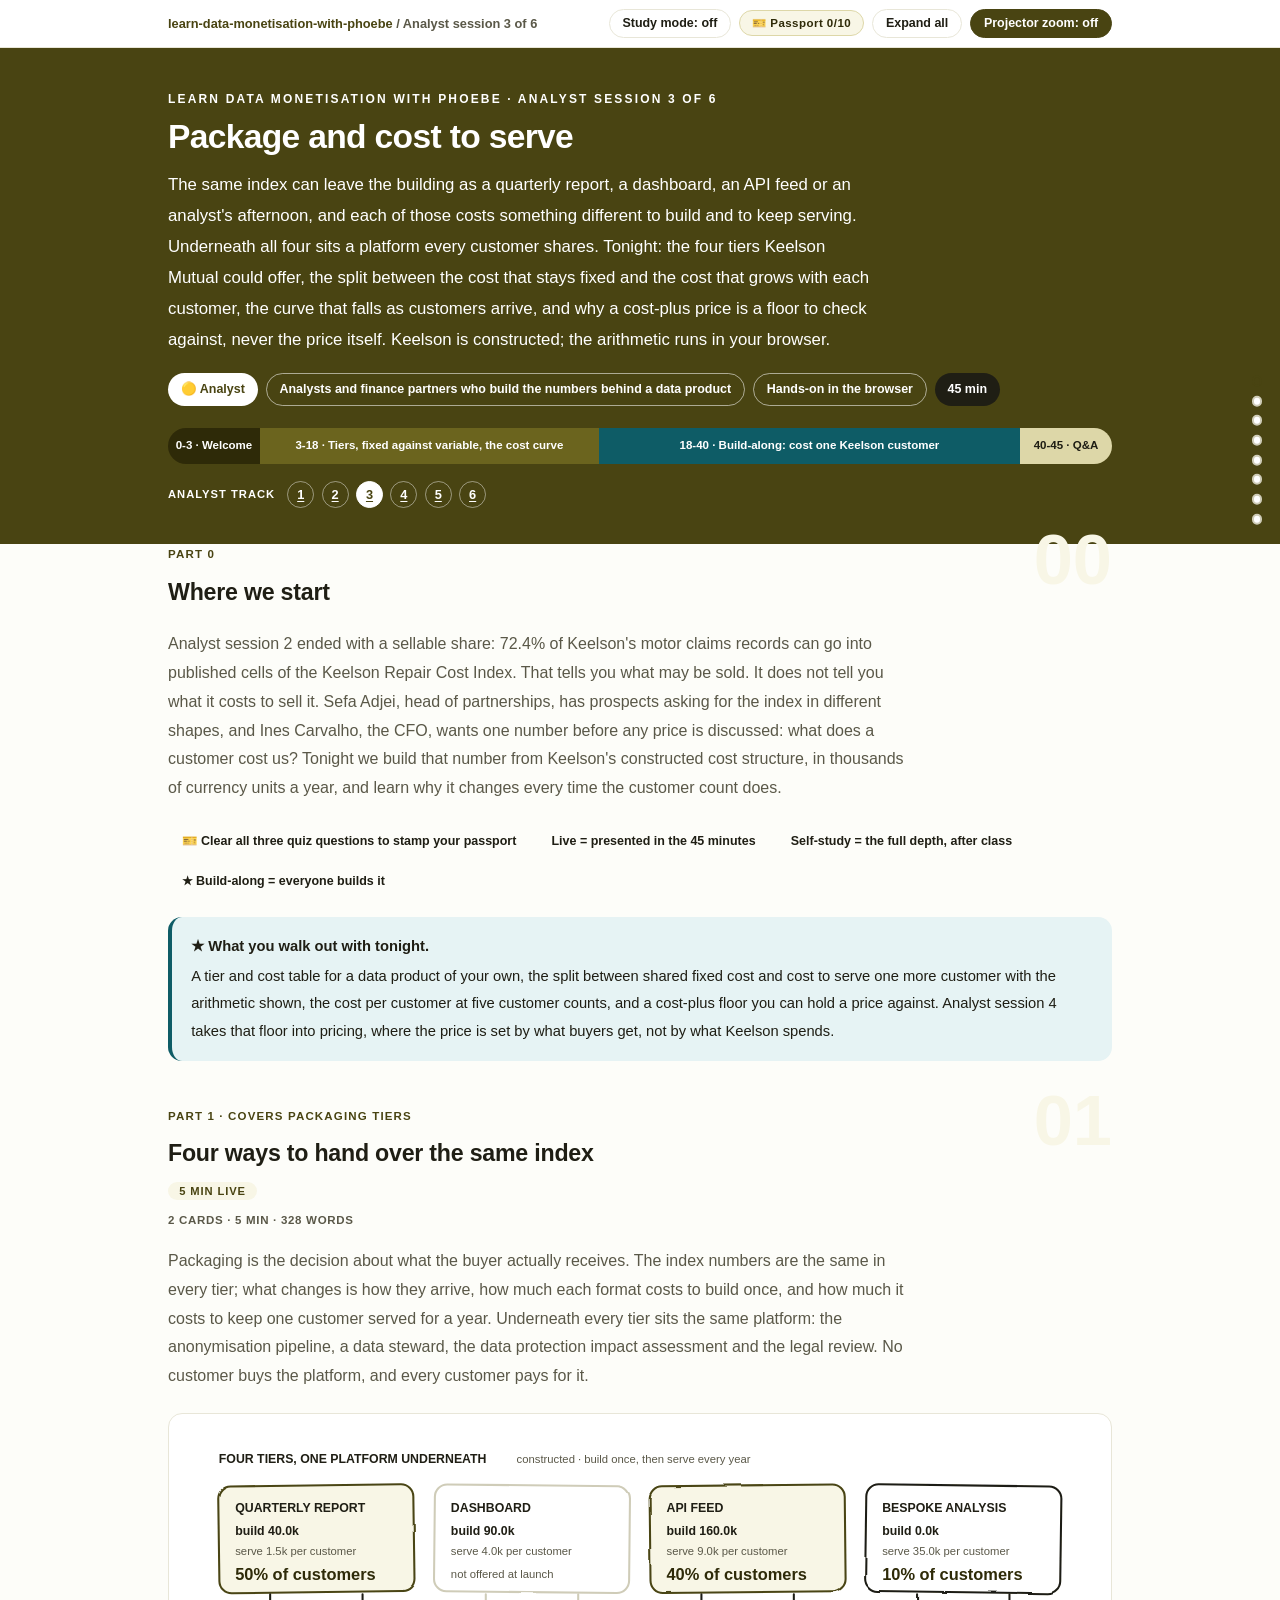
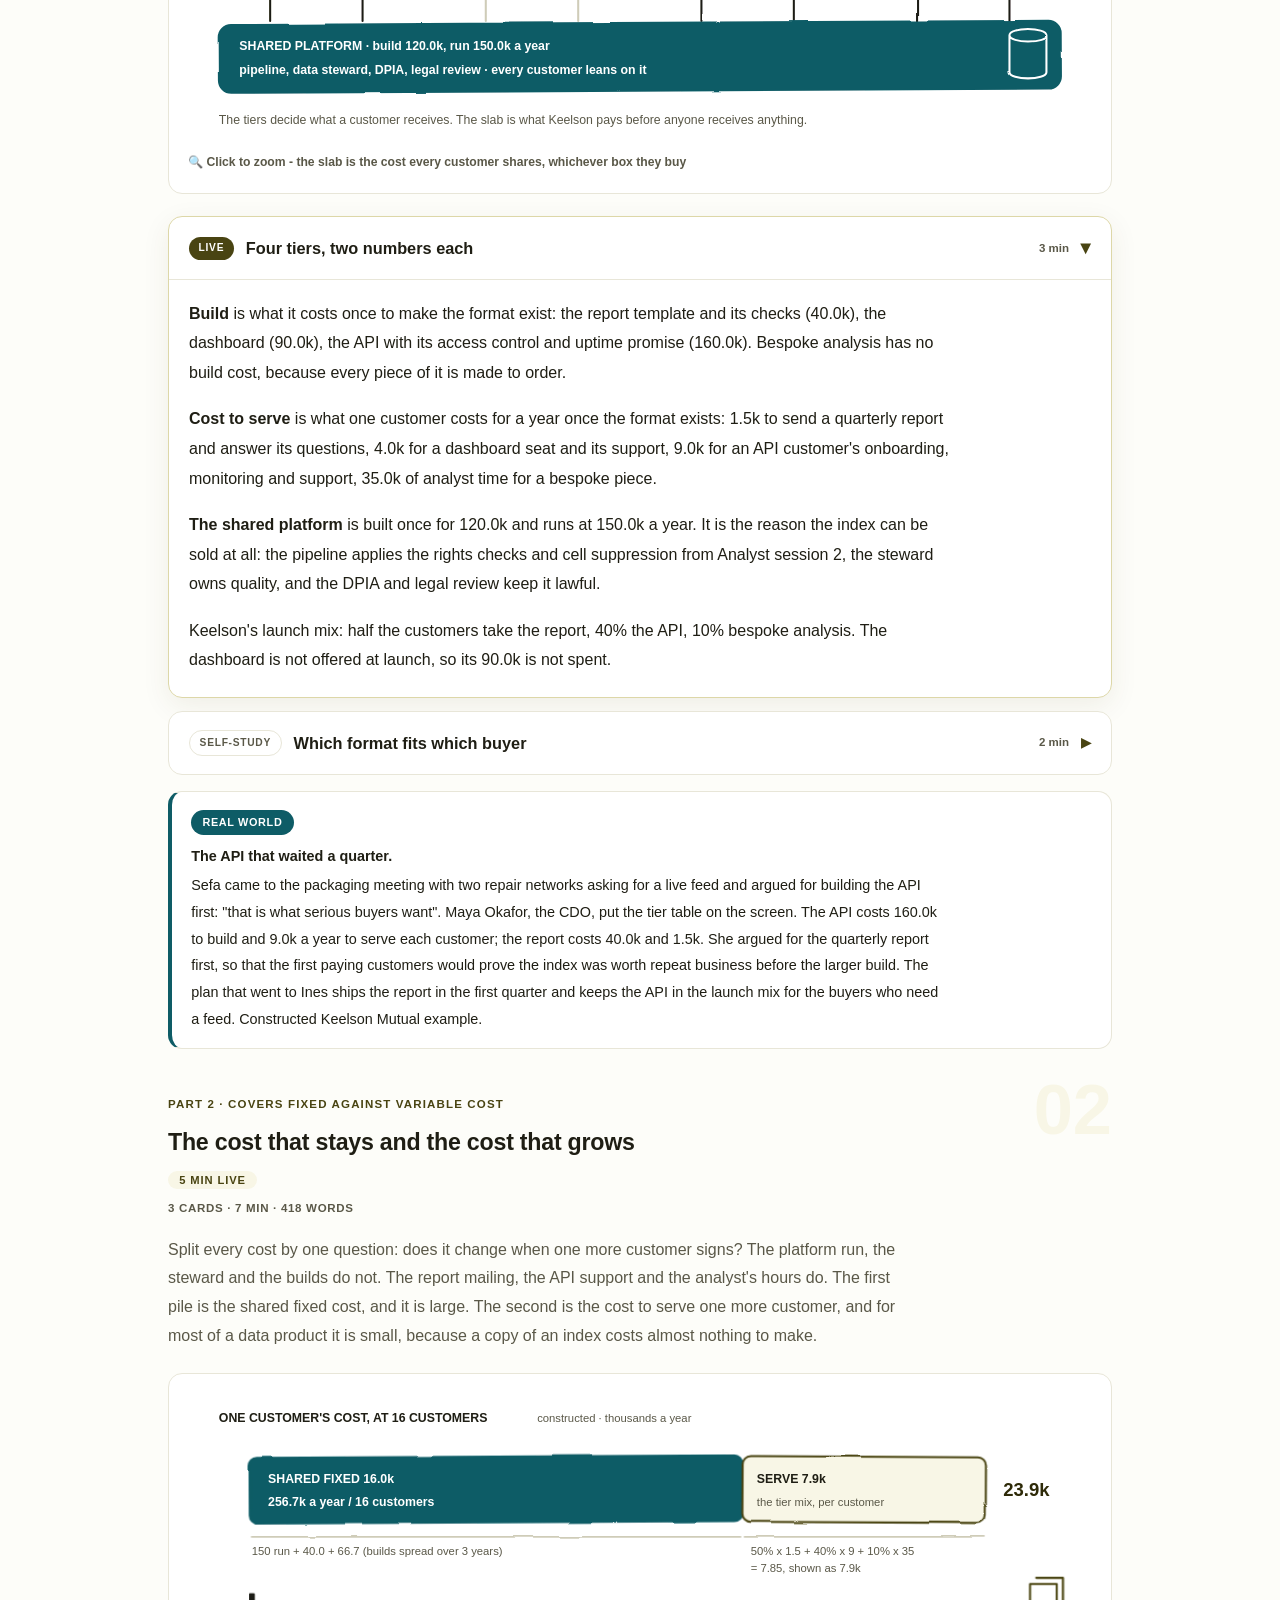
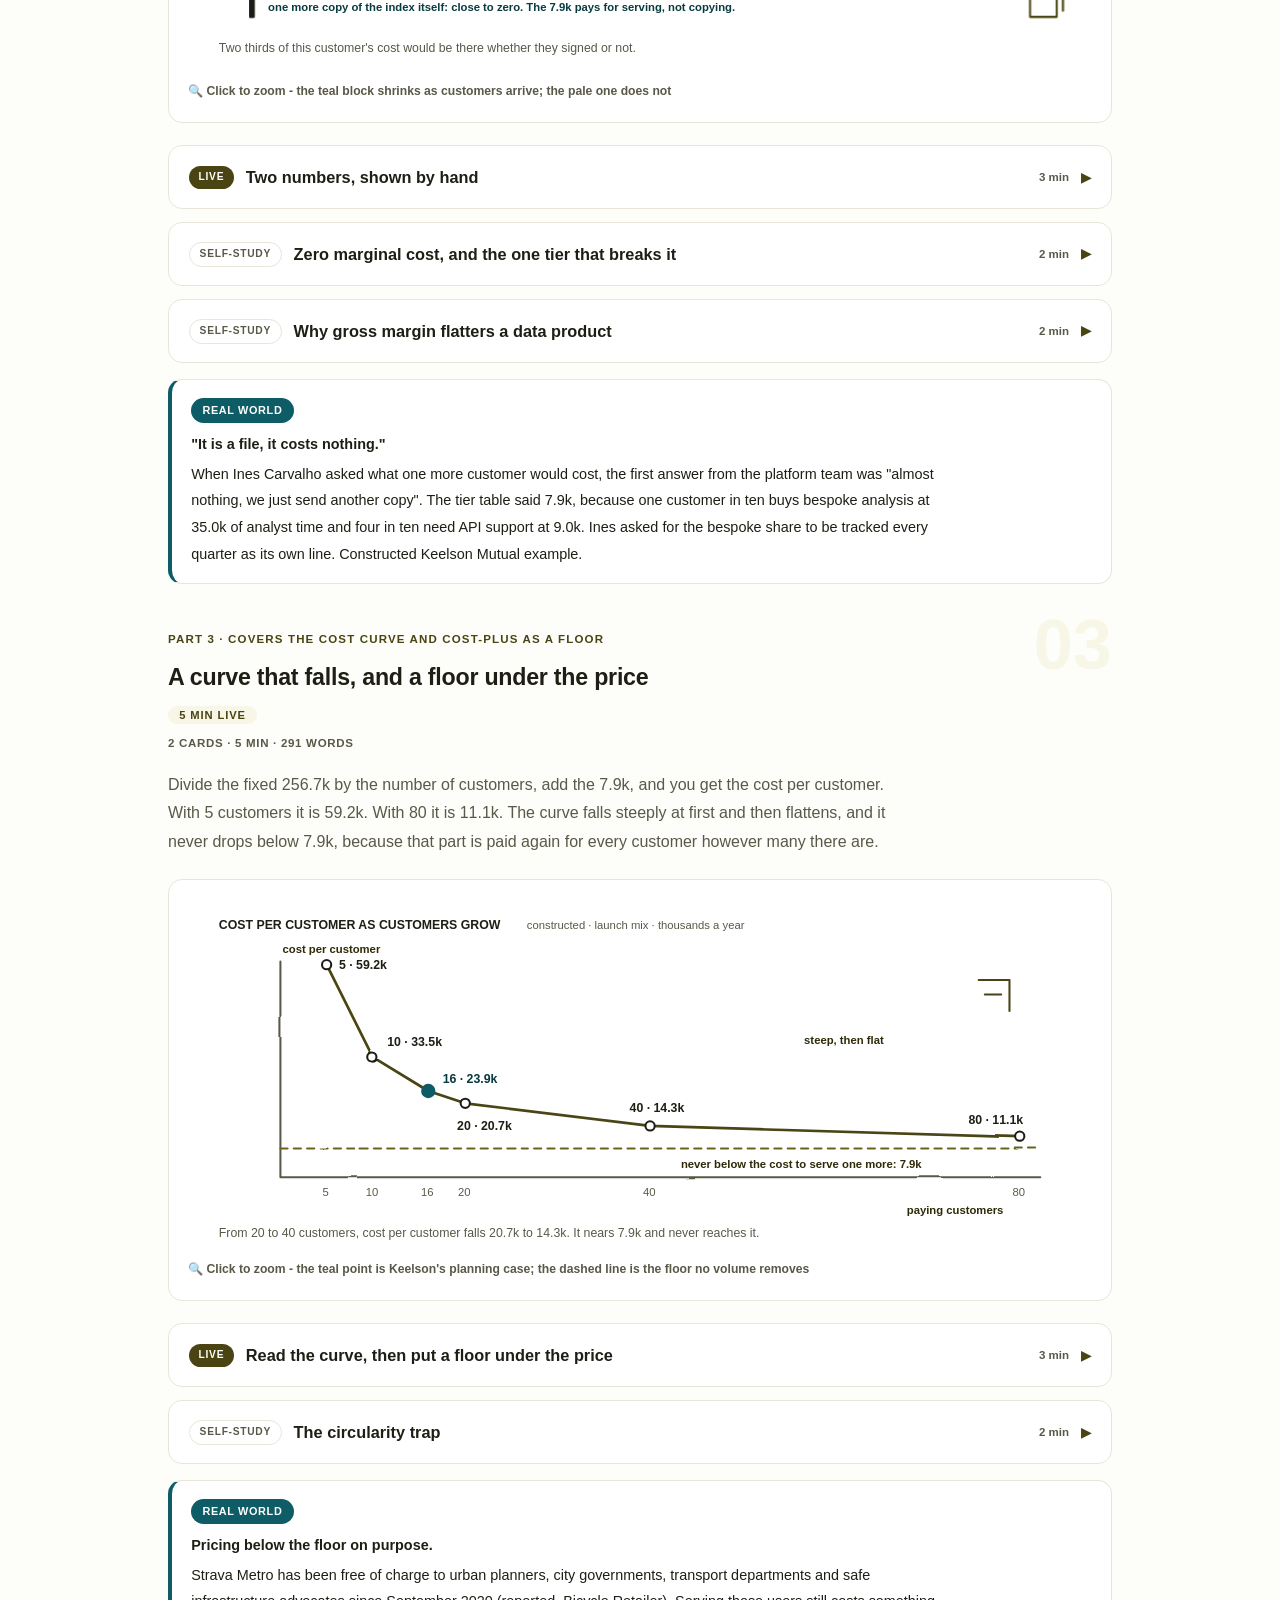
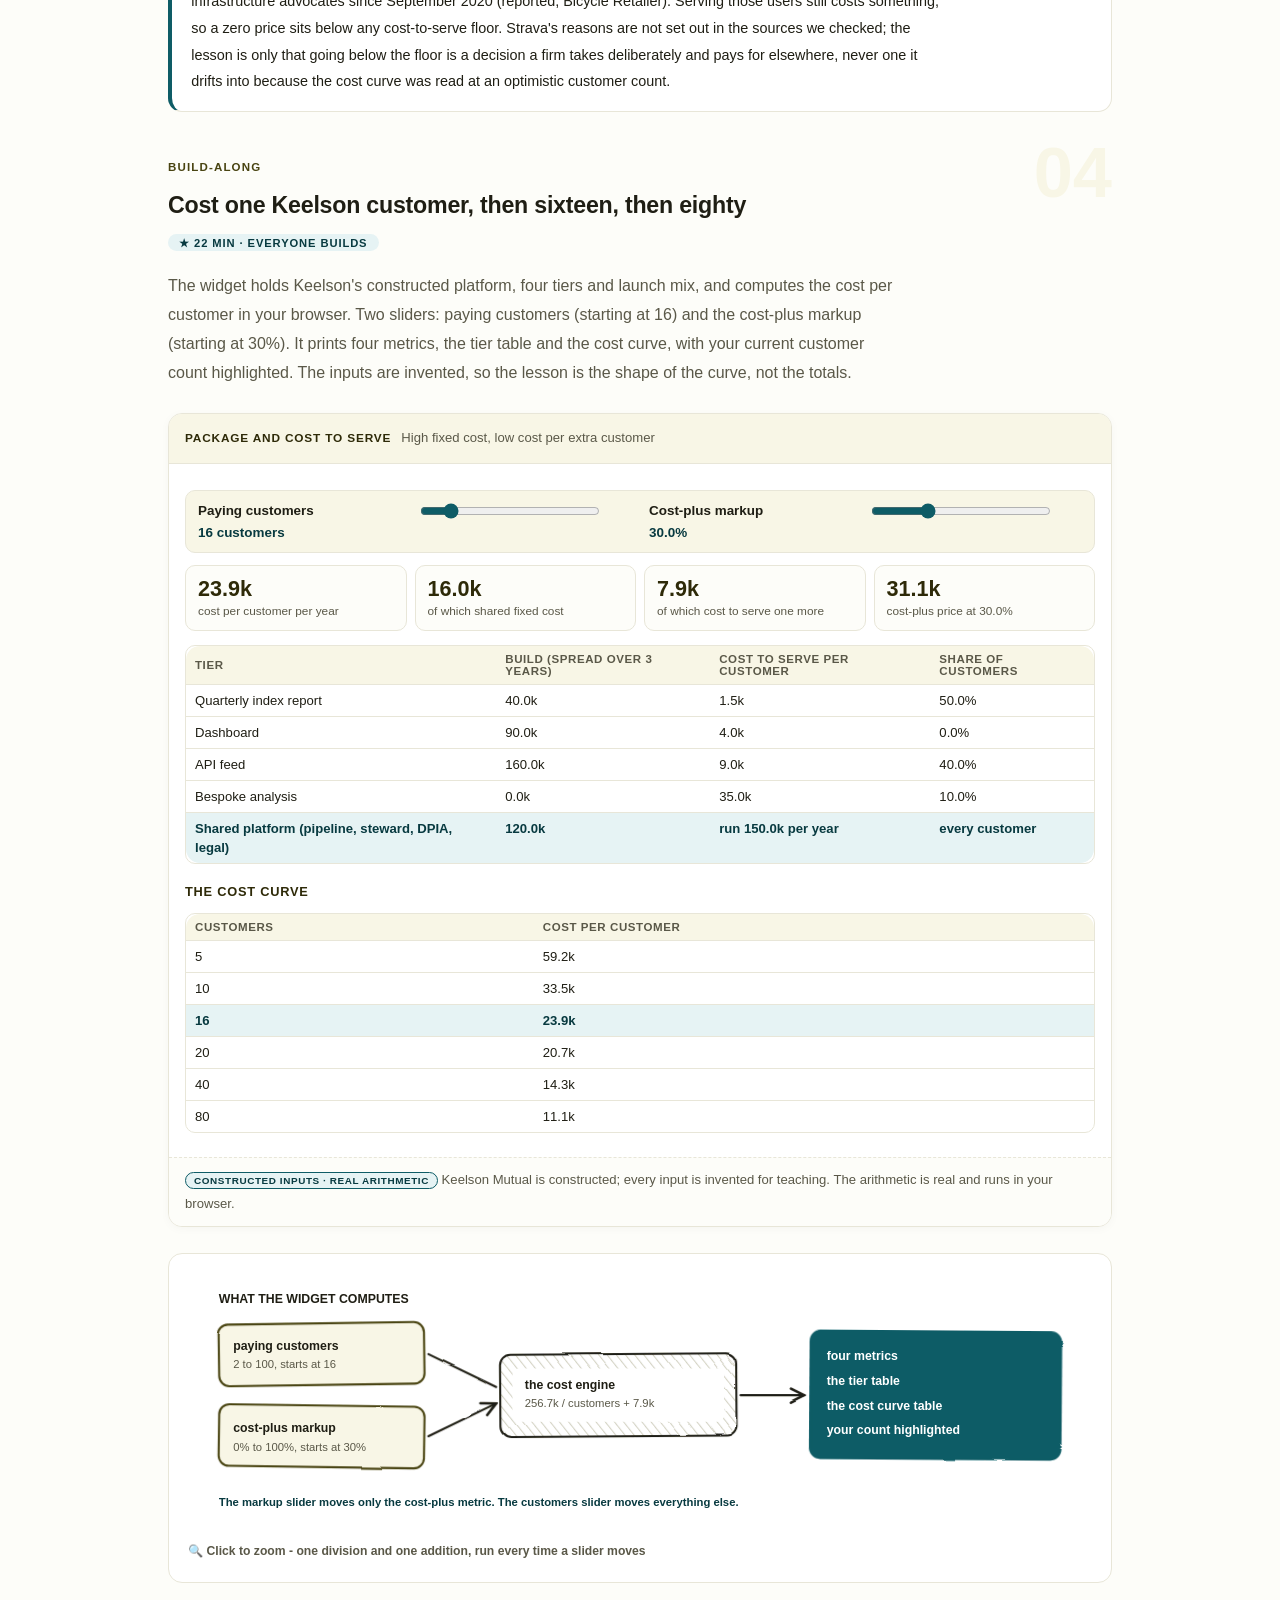
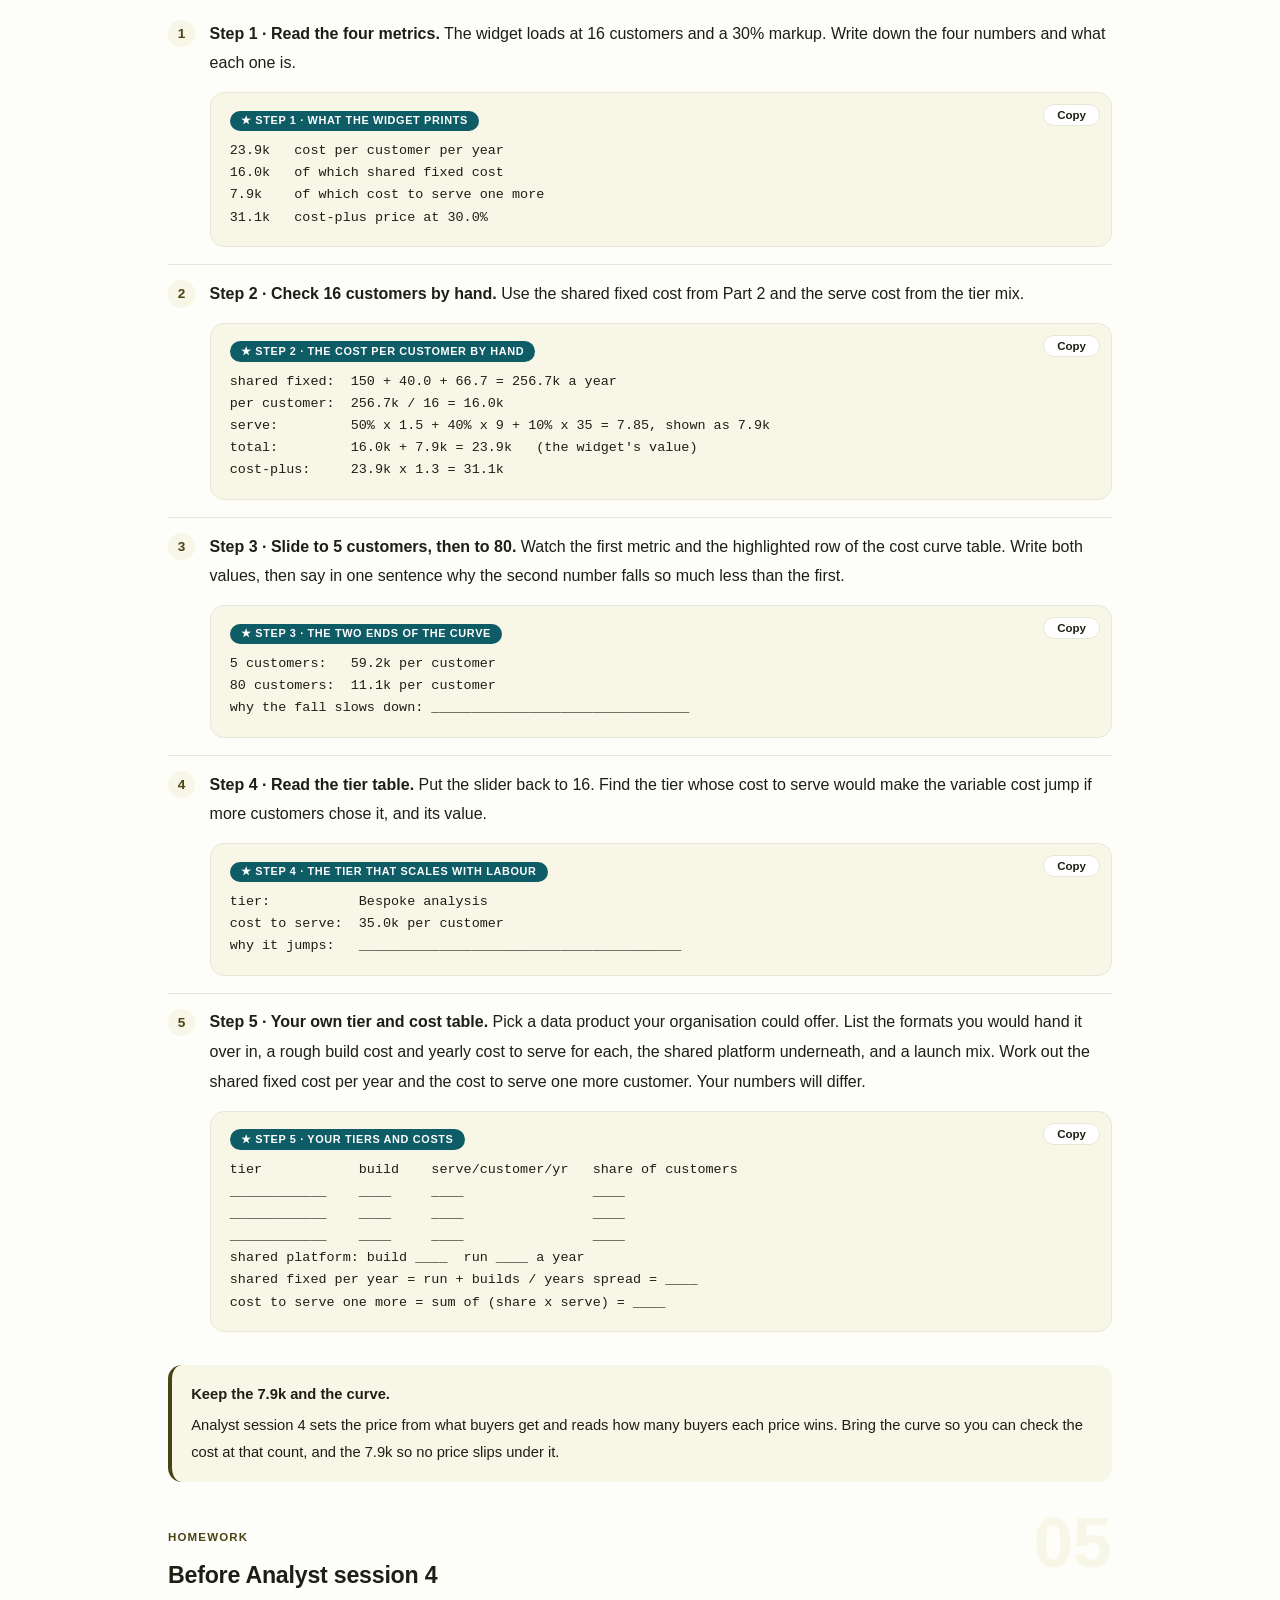
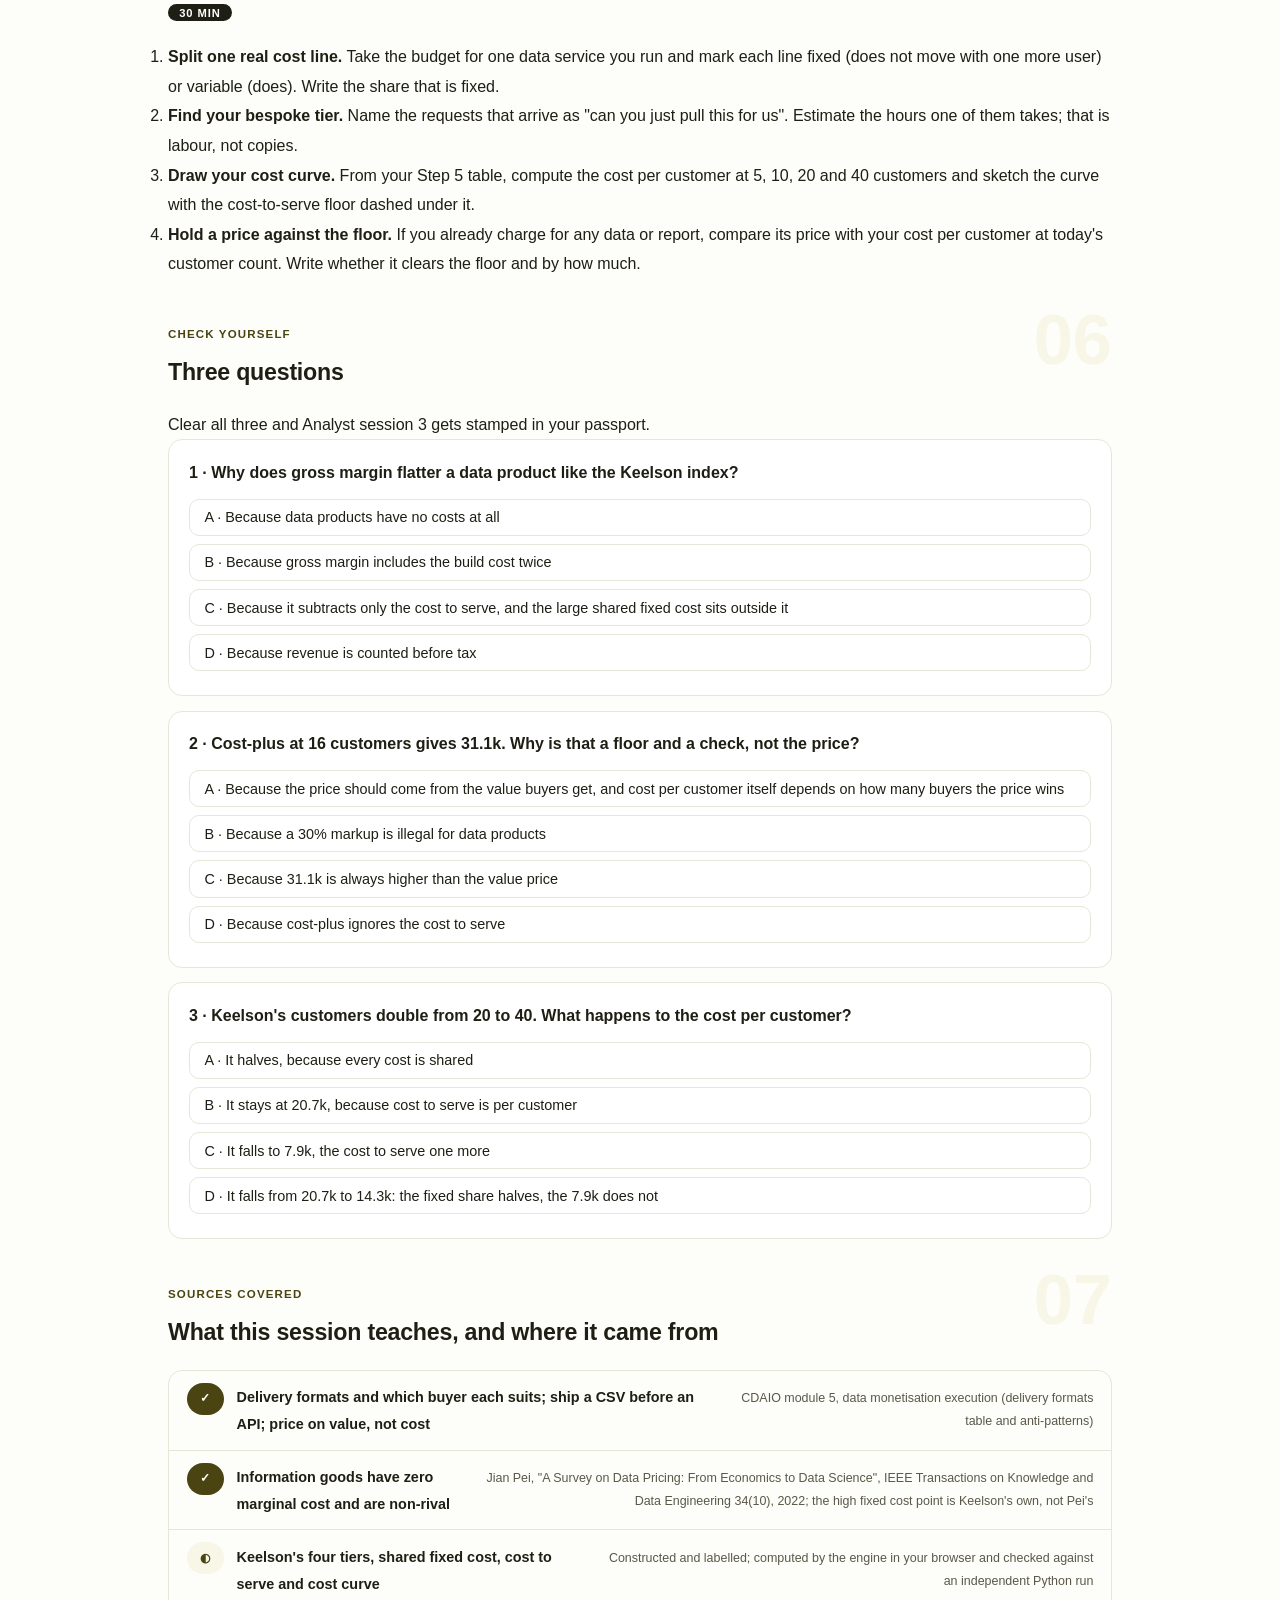
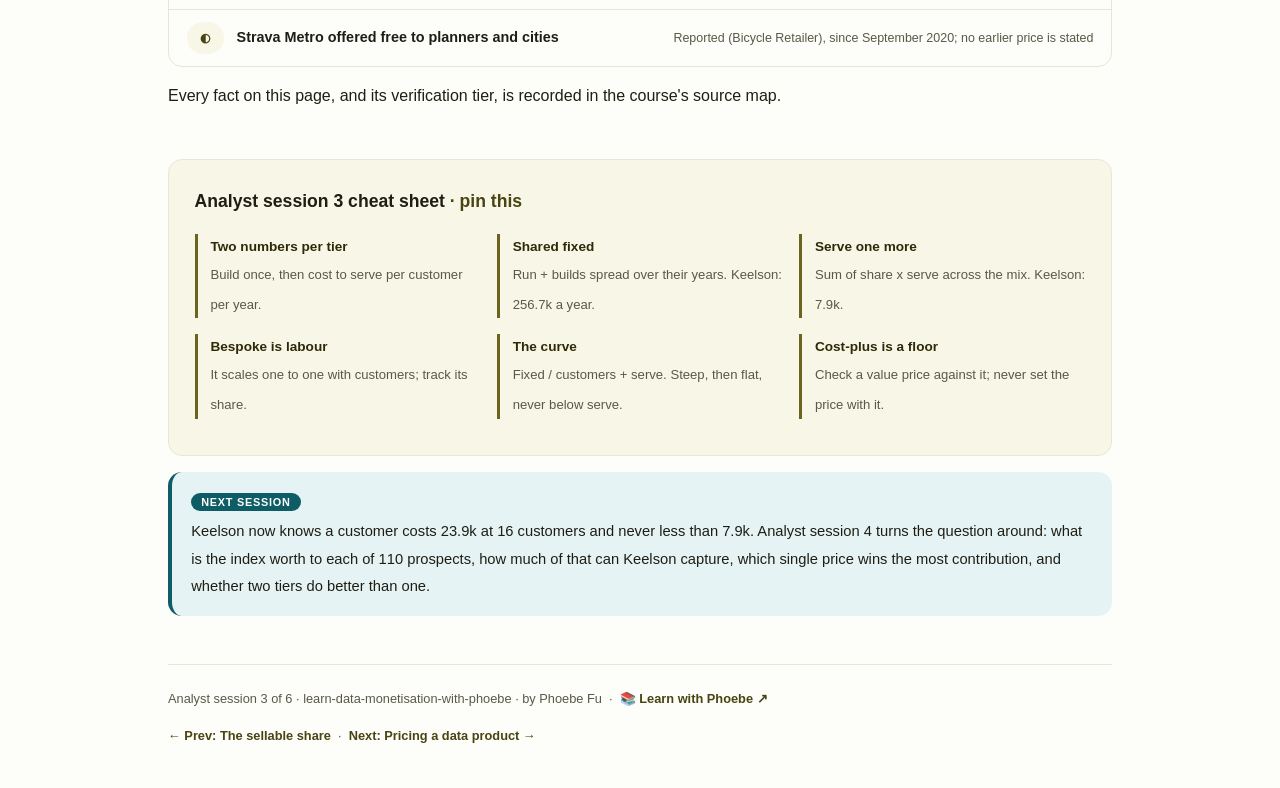
<file: courses/a3-package-and-cost-to-serve.html>
<!DOCTYPE html>
<html lang="en">
<head>
<meta charset="UTF-8">
<meta name="viewport" content="width=device-width, initial-scale=1.0">
<!-- social:start -->
<meta name="description" content="Analyst session 3 of 6. Package and cost to serve: four ways to hand over the Keelson Repair Cost Index, the shared fixed cost against the cost to serve one more customer, the cost curve as customers grow, and why cost-plus is a floor, never the price. Constructed case, computed in your browser.">
<meta property="og:type" content="article">
<meta property="og:site_name" content="Learn with Phoebe">
<meta property="og:title" content="Package and cost to serve - learn data monetisation with phoebe">
<meta property="og:description" content="Analyst session 3 of 6. Tiers, fixed against variable cost, and the cost curve of a data product, computed live.">
<meta property="og:url" content="https://phoebefu6.github.io/learn-data-monetisation-with-phoebe/courses/a3-package-and-cost-to-serve.html">
<meta property="og:image" content="https://phoebefu6.github.io/learn-data-monetisation-with-phoebe/assets/og-cover.png">
<meta property="og:image:width" content="1200">
<meta property="og:image:height" content="630">
<meta name="twitter:card" content="summary_large_image">
<meta name="twitter:title" content="Package and cost to serve - learn data monetisation with phoebe">
<meta name="twitter:description" content="Analyst session 3 of 6. What one more customer of a data product really costs, computed live.">
<meta name="twitter:image" content="https://phoebefu6.github.io/learn-data-monetisation-with-phoebe/assets/og-cover.png">
<!-- social:end -->
<title>Analyst session 3 · Package and cost to serve - learn data monetisation with phoebe</title>
<link rel="stylesheet" href="../assets/style.css?v=1">
</head>
<body>

<div class="toolbar">
  <div class="wrap">
    <span class="crumb"><a href="../index.html">learn-data-monetisation-with-phoebe</a> / Analyst session 3 of 6</span>
    <button class="btn" id="toggle-all" type="button">Expand all</button>
    <button class="btn primary" id="zoom-toggle" type="button">Projector zoom: off</button>
  </div>
</div>

<header class="masthead">
  <div class="wrap">
    <div class="eyebrow">Learn Data Monetisation with Phoebe · Analyst session 3 of 6</div>
    <h1>Package and <span class="accent">cost to serve</span></h1>
    <p class="sub">The same index can leave the building as a quarterly report, a dashboard, an API feed or an analyst's afternoon, and each of those costs something different to build and to keep serving. Underneath all four sits a platform every customer shares. Tonight: the four tiers Keelson Mutual could offer, the split between the cost that stays fixed and the cost that grows with each customer, the curve that falls as customers arrive, and why a cost-plus price is a floor to check against, never the price itself. Keelson is constructed; the arithmetic runs in your browser.</p>
    <div class="chip-row">
      <span class="chip level">🟡 Analyst</span>
      <span class="chip audience">Analysts and finance partners who build the numbers behind a data product</span>
      <span class="chip audience">Hands-on in the browser</span>
      <span class="chip time">45 min</span>
    </div>
    <div class="agenda">
      <span class="a1" style="flex:1">0-3 · Welcome</span>
      <span class="a2" style="flex:4">3-18 · Tiers, fixed against variable, the cost curve</span>
      <span class="a3" style="flex:5">18-40 · Build-along: cost one Keelson customer</span>
      <span class="a4" style="flex:1">40-45 · Q&amp;A</span>
    </div>
  </div>
</header>

<main class="wrap">

  <section class="section" id="intro">
    <div class="section-kicker">
      <span class="klabel">Part 0</span>
      <h2>Where we start</h2>
    </div>
    <p class="lede">Analyst session 2 ended with a sellable share: 72.4% of Keelson's motor claims records can go into published cells of the Keelson Repair Cost Index. That tells you what may be sold. It does not tell you what it costs to sell it. Sefa Adjei, head of partnerships, has prospects asking for the index in different shapes, and Ines Carvalho, the CFO, wants one number before any price is discussed: what does a customer cost us? Tonight we build that number from Keelson's constructed cost structure, in thousands of currency units a year, and learn why it changes every time the customer count does.</p>

    <div class="legend">
      <span class="pill">🎫 Clear all three quiz questions to stamp your passport</span>
      <span class="pill">Live = presented in the 45 minutes</span>
      <span class="pill">Self-study = the full depth, after class</span>
      <span class="pill">★ Build-along = everyone builds it</span>
    </div>

    <div class="callout win">
      <p><strong>★ What you walk out with tonight.</strong> A tier and cost table for a data product of your own, the split between shared fixed cost and cost to serve one more customer with the arithmetic shown, the cost per customer at five customer counts, and a cost-plus floor you can hold a price against. Analyst session 4 takes that floor into pricing, where the price is set by what buyers get, not by what Keelson spends.</p>
    </div>
  </section>

  <section class="section" id="part-1">
    <div class="section-kicker">
      <span class="klabel">Part 1 · covers packaging tiers</span>
      <h2>Four ways to hand over the same index</h2>
      <span class="tag concept">5 min live</span>
    </div>
    <p class="lede">Packaging is the decision about what the buyer actually receives. The index numbers are the same in every tier; what changes is how they arrive, how much each format costs to build once, and how much it costs to keep one customer served for a year. Underneath every tier sits the same platform: the anonymisation pipeline, a data steward, the data protection impact assessment and the legal review. No customer buys the platform, and every customer pays for it.</p>

    <figure class="zoomable">
      <svg viewBox="0 0 880 300" xmlns="http://www.w3.org/2000/svg" role="img" aria-label="Four hand-drawn tier boxes standing on one shared platform slab. Quarterly report: build 40.0k, serve 1.5k per customer, 50% of customers. Dashboard: build 90.0k, serve 4.0k, not offered at launch. API feed: build 160.0k, serve 9.0k, 40% of customers. Bespoke analysis: build 0.0k, serve 35.0k, 10% of customers. The shared platform below is filled in teal: build 120.0k, run 150.0k a year, for pipeline, data steward, DPIA and legal review.">
        <defs>
          <filter id="a3aSk" x="-3%" y="-3%" width="106%" height="106%"><feTurbulence type="fractalNoise" baseFrequency="0.02" numOctaves="2" seed="37" result="n"/><feDisplacementMap in="SourceGraphic" in2="n" scale="2.4" xChannelSelector="R" yChannelSelector="G"/></filter>
          <pattern id="a3aHc" patternUnits="userSpaceOnUse" width="7" height="7" patternTransform="rotate(-38)"><line x1="0" y1="0" x2="0" y2="7" stroke="#494412" stroke-width="1" opacity=".5"/></pattern>
          <marker id="a3aAr" viewBox="0 0 10 10" refX="9" refY="5" markerWidth="8" markerHeight="8" orient="auto"><path d="M1 1 L9 5 L1 9" fill="none" stroke="#1F1E14" stroke-width="1.6" stroke-linecap="round"/></marker>
        </defs>
        <style>
          .a3aH { font: 800 12px Inter, sans-serif; fill: #1F1E14; }
          .a3aL { font: 600 12px Inter, sans-serif; fill: #1F1E14; }
          .a3aS { font: 400 11px Inter, sans-serif; fill: #5A5848; }
          .a3aV { font: 800 16px Inter, sans-serif; fill: #2E2A08; }
          .a3aW { font: 800 12px Inter, sans-serif; fill: #FFFFFF; }
          .a3aN { font: 400 12px Inter, sans-serif; fill: #5A5848; }
        </style>

        <text class="a3aH" x="30" y="28">FOUR TIERS, ONE PLATFORM UNDERNEATH</text>
        <text class="a3aS" x="320" y="28">constructed · build once, then serve every year</text>

        <g filter="url(#a3aSk)" fill="none" stroke="#1F1E14" stroke-width="2" stroke-linecap="round" stroke-linejoin="round">
          <rect x="30" y="50" width="190" height="104" rx="12" transform="rotate(-0.8 125 102)" fill="#F8F6E6" stroke="#494412"/>
          <rect x="240" y="50" width="190" height="104" rx="12" transform="rotate(0.6 335 102)" fill="#FFFFFF" stroke="#CFCCB8"/>
          <rect x="450" y="50" width="190" height="104" rx="12" transform="rotate(-0.6 545 102)" fill="#F8F6E6" stroke="#494412"/>
          <rect x="660" y="50" width="190" height="104" rx="12" transform="rotate(0.8 755 102)" fill="#FFFFFF"/>
          <path d="M80 156 L80 182 M170 156 L170 182 M500 156 L500 182 M590 156 L590 182 M710 156 L710 182 M800 156 L800 182"/>
          <path d="M290 156 L290 182 M380 156 L380 182" stroke="#CFCCB8"/>
          <rect x="30" y="184" width="820" height="66" rx="12" transform="rotate(-0.3 440 217)" fill="#0E5C66" stroke="#0E5C66"/>
          <!-- doodle: a database drum on the slab -->
          <path d="M800 196 L800 232 M836 196 L836 232 M800 232 C800 240 836 240 836 232 M800 196 C800 188 836 188 836 196 C836 204 800 204 800 196" stroke="#FFFFFF"/>
        </g>

        <text class="a3aH" x="46" y="76">QUARTERLY REPORT</text>
        <text class="a3aL" x="46" y="98">build 40.0k</text>
        <text class="a3aS" x="46" y="118">serve 1.5k per customer</text>
        <text class="a3aV" x="46" y="142">50% of customers</text>

        <text class="a3aH" x="256" y="76">DASHBOARD</text>
        <text class="a3aL" x="256" y="98">build 90.0k</text>
        <text class="a3aS" x="256" y="118">serve 4.0k per customer</text>
        <text class="a3aS" x="256" y="140">not offered at launch</text>

        <text class="a3aH" x="466" y="76">API FEED</text>
        <text class="a3aL" x="466" y="98">build 160.0k</text>
        <text class="a3aS" x="466" y="118">serve 9.0k per customer</text>
        <text class="a3aV" x="466" y="142">40% of customers</text>

        <text class="a3aH" x="676" y="76">BESPOKE ANALYSIS</text>
        <text class="a3aL" x="676" y="98">build 0.0k</text>
        <text class="a3aS" x="676" y="118">serve 35.0k per customer</text>
        <text class="a3aV" x="676" y="142">10% of customers</text>

        <text class="a3aW" x="50" y="210">SHARED PLATFORM · build 120.0k, run 150.0k a year</text>
        <text class="a3aW" x="50" y="234">pipeline, data steward, DPIA, legal review · every customer leans on it</text>

        <text class="a3aN" x="30" y="282">The tiers decide what a customer receives. The slab is what Keelson pays before anyone receives anything.</text>
      </svg>
      <figcaption>🔍 Click to zoom - the slab is the cost every customer shares, whichever box they buy</figcaption>
    </figure>

    <details class="card" open>
      <summary><span class="mode live">Live</span>Four tiers, two numbers each<span class="mini">3 min</span><span class="caret">▶</span></summary>
      <div class="body">
        <p><strong>Build</strong> is what it costs once to make the format exist: the report template and its checks (40.0k), the dashboard (90.0k), the API with its access control and uptime promise (160.0k). Bespoke analysis has no build cost, because every piece of it is made to order.</p>
        <p><strong>Cost to serve</strong> is what one customer costs for a year once the format exists: 1.5k to send a quarterly report and answer its questions, 4.0k for a dashboard seat and its support, 9.0k for an API customer's onboarding, monitoring and support, 35.0k of analyst time for a bespoke piece.</p>
        <p><strong>The shared platform</strong> is built once for 120.0k and runs at 150.0k a year. It is the reason the index can be sold at all: the pipeline applies the rights checks and cell suppression from Analyst session 2, the steward owns quality, and the DPIA and legal review keep it lawful.</p>
        <p>Keelson's launch mix: half the customers take the report, 40% the API, 10% bespoke analysis. The dashboard is not offered at launch, so its 90.0k is not spent.</p>
      </div>
    </details>

    <details class="card">
      <summary><span class="mode self">Self-study</span>Which format fits which buyer<span class="mini">2 min</span><span class="caret">▶</span></summary>
      <div class="body">
        <p>CDAIO module 5 (data monetisation execution) sets out six delivery formats and who each suits. A dashboard or report suits non-technical stakeholders and is the least complex to run. A shared database view suits analysts with SQL skills. An API endpoint suits developers and applications. File delivery suits batch consumers and partners. Embedded analytics suits product teams and is complex. A data marketplace listing suits external monetisation and is also complex.</p>
        <p>The same module's advice for a first release: do not over-engineer it, ship a CSV before building an API. For Keelson that points at the quarterly report with its index table as a file: the cheapest tier to build, the cheapest to serve, and the one that tells you whether buyers come back for the second quarter before 160.0k goes into an API.</p>
        <p>A tour of data product types in their own right, beyond the selling decision, lives in <a href="https://phoebefu6.github.io/learn-data-product-with-phoebe/">Data Products ↗</a>.</p>
      </div>
    </details>

    <div class="callout example">
      <span class="ex-pill">Real world</span>
      <p><strong>The API that waited a quarter.</strong> Sefa came to the packaging meeting with two repair networks asking for a live feed and argued for building the API first: "that is what serious buyers want". Maya Okafor, the CDO, put the tier table on the screen. The API costs 160.0k to build and 9.0k a year to serve each customer; the report costs 40.0k and 1.5k. She argued for the quarterly report first, so that the first paying customers would prove the index was worth repeat business before the larger build. The plan that went to Ines ships the report in the first quarter and keeps the API in the launch mix for the buyers who need a feed. Constructed Keelson Mutual example.</p>
    </div>
  </section>

  <section class="section" id="part-2">
    <div class="section-kicker">
      <span class="klabel">Part 2 · covers fixed against variable cost</span>
      <h2>The cost that stays and the cost that grows</h2>
      <span class="tag concept">5 min live</span>
    </div>
    <p class="lede">Split every cost by one question: does it change when one more customer signs? The platform run, the steward and the builds do not. The report mailing, the API support and the analyst's hours do. The first pile is the shared fixed cost, and it is large. The second is the cost to serve one more customer, and for most of a data product it is small, because a copy of an index costs almost nothing to make.</p>

    <figure class="zoomable">
      <svg viewBox="0 0 880 270" xmlns="http://www.w3.org/2000/svg" role="img" aria-label="A hand-drawn stacked bar for one Keelson customer when there are 16 customers. The shared fixed share, 16.0k, is filled in teal: 256.7k a year divided by 16 customers. The cost to serve, 7.9k, follows: 50% times 1.5 plus 40% times 9 plus 10% times 35. Total 23.9k a customer. Below it, a thin sliver marks the cost of one more copy of the index itself, close to zero.">
        <defs>
          <filter id="a3bSk" x="-3%" y="-3%" width="106%" height="106%"><feTurbulence type="fractalNoise" baseFrequency="0.02" numOctaves="2" seed="41" result="n"/><feDisplacementMap in="SourceGraphic" in2="n" scale="2.4" xChannelSelector="R" yChannelSelector="G"/></filter>
          <pattern id="a3bHc" patternUnits="userSpaceOnUse" width="7" height="7" patternTransform="rotate(-38)"><line x1="0" y1="0" x2="0" y2="7" stroke="#494412" stroke-width="1" opacity=".5"/></pattern>
          <marker id="a3bAr" viewBox="0 0 10 10" refX="9" refY="5" markerWidth="8" markerHeight="8" orient="auto"><path d="M1 1 L9 5 L1 9" fill="none" stroke="#1F1E14" stroke-width="1.6" stroke-linecap="round"/></marker>
        </defs>
        <style>
          .a3bH { font: 800 12px Inter, sans-serif; fill: #1F1E14; }
          .a3bL { font: 600 12px Inter, sans-serif; fill: #1F1E14; }
          .a3bS { font: 400 11px Inter, sans-serif; fill: #5A5848; }
          .a3bV { font: 800 18px Inter, sans-serif; fill: #2E2A08; }
          .a3bW { font: 800 12px Inter, sans-serif; fill: #FFFFFF; }
          .a3bB { font: 800 11px Inter, sans-serif; fill: #083A40; }
          .a3bN { font: 400 12px Inter, sans-serif; fill: #5A5848; }
        </style>

        <text class="a3bH" x="30" y="28">ONE CUSTOMER'S COST, AT 16 CUSTOMERS</text>
        <text class="a3bS" x="340" y="28">constructed · thousands a year</text>

        <g filter="url(#a3bSk)" fill="none" stroke="#1F1E14" stroke-width="2" stroke-linecap="round" stroke-linejoin="round">
          <rect x="60" y="62" width="480" height="64" rx="8" transform="rotate(-0.3 300 94)" fill="#0E5C66" stroke="#0E5C66"/>
          <rect x="540" y="62" width="237" height="64" rx="8" transform="rotate(0.3 658 94)" fill="#F8F6E6" stroke="#494412"/>
          <path d="M62 140 L538 140 M542 140 L775 140" stroke="#CFCCB8"/>
          <rect x="60" y="196" width="4" height="22" fill="#1F1E14"/>
          <!-- doodle: a tiny photocopy pair -->
          <path d="M820 186 L846 186 L846 218 L820 218 Z M826 180 L852 180 L852 212" stroke="#494412"/>
        </g>

        <text class="a3bW" x="78" y="88">SHARED FIXED 16.0k</text>
        <text class="a3bW" x="78" y="110">256.7k a year / 16 customers</text>
        <text class="a3bH" x="554" y="88">SERVE 7.9k</text>
        <text class="a3bS" x="554" y="110">the tier mix, per customer</text>
        <text class="a3bV" x="794" y="100">23.9k</text>

        <text class="a3bS" x="62" y="158">150 run + 40.0 + 66.7 (builds spread over 3 years)</text>
        <text class="a3bS" x="548" y="158">50% x 1.5 + 40% x 9 + 10% x 35</text>
        <text class="a3bS" x="548" y="174">= 7.85, shown as 7.9k</text>

        <text class="a3bB" x="78" y="212">one more copy of the index itself: close to zero. The 7.9k pays for serving, not copying.</text>

        <text class="a3bN" x="30" y="252">Two thirds of this customer's cost would be there whether they signed or not.</text>
      </svg>
      <figcaption>🔍 Click to zoom - the teal block shrinks as customers arrive; the pale one does not</figcaption>
    </figure>

    <details class="card">
      <summary><span class="mode live">Live</span>Two numbers, shown by hand<span class="mini">3 min</span><span class="caret">▶</span></summary>
      <div class="body">
        <p><strong>Shared fixed cost per year.</strong> The platform runs at 150.0k a year. The builds are spent once, so spread them over three years: the platform 120 / 3 = 40.0, the report 40 and the API 160 together (40 + 160) / 3 = 66.7. The dashboard is not offered and bespoke has no build. So 150 + 40.0 + 66.7 = 256.7k a year, the same as 150 + (120 + 40 + 160) / 3.</p>
        <p><strong>Cost to serve one more customer.</strong> A new customer is, on average, half a report customer, four tenths of an API customer and one tenth of a bespoke one: 50% x 1.5 + 40% x 9 + 10% x 35 = 0.75 + 3.6 + 3.5 = 7.85, shown on the widget as 7.9k.</p>
        <p>The first number is shared by however many customers there are. The second is paid again for every one of them.</p>
      </div>
    </details>

    <details class="card">
      <summary><span class="mode self">Self-study</span>Zero marginal cost, and the one tier that breaks it<span class="mini">2 min</span><span class="caret">▶</span></summary>
      <div class="body">
        <p>Jian Pei's survey of data pricing (IEEE Transactions on Knowledge and Data Engineering, 2022) describes information goods as having "zero marginal costs" and as non-rival: one buyer reading the index does not use it up for the next. That is why Keelson's report tier costs only 1.5k a year per customer, and most of that is people answering questions, not the copy.</p>
        <p>The high fixed cost that comes with it is a point about Keelson's own cost structure, read off tonight's numbers, not something to attribute to Pei. The pipeline, steward and reviews must exist before the first sale, and they do not shrink when sales are slow.</p>
        <p><strong>Bespoke analysis is the exception.</strong> It is labour, not copies: every bespoke customer needs analyst hours, so its cost to serve is 35.0k and it scales one to one with customers. One customer in ten on bespoke adds 3.5 of the 7.85, nearly half the variable cost. A product that drifts towards bespoke work stops behaving like a data product and starts behaving like a consultancy.</p>
      </div>
    </details>

    <details class="card">
      <summary><span class="mode self">Self-study</span>Why gross margin flatters a data product<span class="mini">2 min</span><span class="caret">▶</span></summary>
      <div class="body">
        <p>Gross margin here is revenue minus the cost to serve, over revenue. It leaves the shared fixed cost out, and for a data product the shared fixed cost is most of the cost. So the margin looks excellent while the product loses money. The P&amp;L desk in Analyst session 6 shows exactly this: in Keelson's base case the gross margin is 72.5% in every year, while cumulative cash stays below zero until year 5 (-374.3k after year 1, +40.3k after year 5). Quote gross margin next to the fixed cost, never alone.</p>
      </div>
    </details>

    <div class="callout example">
      <span class="ex-pill">Real world</span>
      <p><strong>"It is a file, it costs nothing."</strong> When Ines Carvalho asked what one more customer would cost, the first answer from the platform team was "almost nothing, we just send another copy". The tier table said 7.9k, because one customer in ten buys bespoke analysis at 35.0k of analyst time and four in ten need API support at 9.0k. Ines asked for the bespoke share to be tracked every quarter as its own line. Constructed Keelson Mutual example.</p>
    </div>
  </section>

  <section class="section" id="part-3">
    <div class="section-kicker">
      <span class="klabel">Part 3 · covers the cost curve and cost-plus as a floor</span>
      <h2>A curve that falls, and a floor under the price</h2>
      <span class="tag concept">5 min live</span>
    </div>
    <p class="lede">Divide the fixed 256.7k by the number of customers, add the 7.9k, and you get the cost per customer. With 5 customers it is 59.2k. With 80 it is 11.1k. The curve falls steeply at first and then flattens, and it never drops below 7.9k, because that part is paid again for every customer however many there are.</p>

    <figure class="zoomable">
      <svg viewBox="0 0 880 340" xmlns="http://www.w3.org/2000/svg" role="img" aria-label="A hand-drawn cost curve. Cost per customer against paying customers: 5 customers 59.2k, 10 customers 33.5k, 16 customers 23.9k marked in teal, 20 customers 20.7k, 40 customers 14.3k, 80 customers 11.1k. A dashed horizontal line at 7.9k is labelled never below the cost to serve one more.">
        <defs>
          <filter id="a3cSk" x="-3%" y="-3%" width="106%" height="106%"><feTurbulence type="fractalNoise" baseFrequency="0.02" numOctaves="2" seed="43" result="n"/><feDisplacementMap in="SourceGraphic" in2="n" scale="2.4" xChannelSelector="R" yChannelSelector="G"/></filter>
          <pattern id="a3cHc" patternUnits="userSpaceOnUse" width="7" height="7" patternTransform="rotate(-38)"><line x1="0" y1="0" x2="0" y2="7" stroke="#494412" stroke-width="1" opacity=".5"/></pattern>
          <marker id="a3cAr" viewBox="0 0 10 10" refX="9" refY="5" markerWidth="8" markerHeight="8" orient="auto"><path d="M1 1 L9 5 L1 9" fill="none" stroke="#1F1E14" stroke-width="1.6" stroke-linecap="round"/></marker>
        </defs>
        <style>
          .a3cH { font: 800 12px Inter, sans-serif; fill: #1F1E14; }
          .a3cL { font: 600 12px Inter, sans-serif; fill: #1F1E14; }
          .a3cS { font: 400 11px Inter, sans-serif; fill: #5A5848; }
          .a3cA { font: 700 11px Inter, sans-serif; fill: #2E2A08; }
          .a3cB { font: 800 12px Inter, sans-serif; fill: #083A40; }
          .a3cN { font: 400 12px Inter, sans-serif; fill: #5A5848; }
        </style>

        <text class="a3cH" x="30" y="28">COST PER CUSTOMER AS CUSTOMERS GROW</text>
        <text class="a3cS" x="330" y="28">constructed · launch mix · thousands a year</text>
        <text class="a3cA" x="92" y="52">cost per customer</text>

        <g filter="url(#a3cSk)" fill="none" stroke="#1F1E14" stroke-width="2" stroke-linecap="round" stroke-linejoin="round">
          <path d="M90 60 L90 270 L830 270" stroke="#5A5848"/>
          <path d="M90 242 L830 242" stroke="#6B641E" stroke-dasharray="7 6"/>
          <path d="M135 63 L180 153 L234 186 L270 198 L450 220 L810 231" stroke="#494412" stroke-width="2.6"/>
          <circle cx="135" cy="63" r="4.5" fill="#FFFFFF"/>
          <circle cx="180" cy="153" r="4.5" fill="#FFFFFF"/>
          <circle cx="234" cy="186" r="6" fill="#0E5C66" stroke="#0E5C66"/>
          <circle cx="270" cy="198" r="4.5" fill="#FFFFFF"/>
          <circle cx="450" cy="220" r="4.5" fill="#FFFFFF"/>
          <circle cx="810" cy="231" r="4.5" fill="#FFFFFF"/>
          <!-- doodle: a downhill skier's slope mark -->
          <path d="M770 78 L800 78 L800 108 M776 92 L792 92" stroke="#494412"/>
        </g>

        <text class="a3cL" x="147" y="67">5 · 59.2k</text>
        <text class="a3cL" x="194" y="142">10 · 33.5k</text>
        <text class="a3cB" x="248" y="178">16 · 23.9k</text>
        <text class="a3cL" x="262" y="224">20 · 20.7k</text>
        <text class="a3cL" x="430" y="206">40 · 14.3k</text>
        <text class="a3cL" x="760" y="218">80 · 11.1k</text>

        <text class="a3cA" x="480" y="261">never below the cost to serve one more: 7.9k</text>

        <text class="a3cS" x="131" y="288">5</text>
        <text class="a3cS" x="173" y="288">10</text>
        <text class="a3cS" x="227" y="288">16</text>
        <text class="a3cS" x="263" y="288">20</text>
        <text class="a3cS" x="443" y="288">40</text>
        <text class="a3cS" x="803" y="288">80</text>
        <text class="a3cA" x="700" y="306">paying customers</text>
        <text class="a3cA" x="600" y="140">steep, then flat</text>

        <text class="a3cN" x="30" y="328">From 20 to 40 customers, cost per customer falls 20.7k to 14.3k. It nears 7.9k and never reaches it.</text>
      </svg>
      <figcaption>🔍 Click to zoom - the teal point is Keelson's planning case; the dashed line is the floor no volume removes</figcaption>
    </figure>

    <details class="card">
      <summary><span class="mode live">Live</span>Read the curve, then put a floor under the price<span class="mini">3 min</span><span class="caret">▶</span></summary>
      <div class="body">
        <p><strong>Steep at the start.</strong> Going from 5 to 10 customers takes 25.7k off each customer's cost (59.2k to 33.5k). Going from 40 to 80 takes off 3.2k (14.3k to 11.1k). Early customers carry the platform; late customers mostly carry their own serve cost.</p>
        <p><strong>Cost-plus.</strong> At 16 customers the cost per customer is 23.9k. Add a 30% markup and the cost-plus price is 31.1k (23.9 x 1.3 = 31.07, from the unrounded 23.89).</p>
        <p><strong>A floor and a check, never the price.</strong> In Analyst session 4 the value-based price for the API comes out at 32.0k. That cost-plus lands next to it is a coincidence of these constructed numbers, not a method. CDAIO module 5 puts the rule plainly: do not price based on cost, price based on customer value. Use cost-plus to check that a value price covers the cost at a customer count you believe, and use 7.9k as the line no single customer's price should go below.</p>
      </div>
    </details>

    <details class="card">
      <summary><span class="mode self">Self-study</span>The circularity trap<span class="mini">2 min</span><span class="caret">▶</span></summary>
      <div class="body">
        <p>Cost per customer depends on how many customers there are. How many customers there are depends on the price. So a cost-plus price depends on itself. Raise the price to cover a 59.2k cost at 5 customers and fewer buyers sign, which pushes the cost per customer up again. Lower it assuming 80 customers and you are pricing at 11.1k for a market you have not won.</p>
        <p>The way out is to set the price from value (Analyst session 4), read off how many buyers that price wins, and only then read the cost curve at that count. The curve is the check, never the starting point.</p>
        <p>Consumer price elasticity and price testing on retail goods belong to Pricing Analytics (planned). Business-to-business data pricing, by value to the buyer, is Analyst session 4.</p>
      </div>
    </details>

    <div class="callout example">
      <span class="ex-pill">Real world</span>
      <p><strong>Pricing below the floor on purpose.</strong> Strava Metro has been free of charge to urban planners, city governments, transport departments and safe infrastructure advocates since September 2020 (reported, Bicycle Retailer). Serving those users still costs something, so a zero price sits below any cost-to-serve floor. Strava's reasons are not set out in the sources we checked; the lesson is only that going below the floor is a decision a firm takes deliberately and pays for elsewhere, never one it drifts into because the cost curve was read at an optimistic customer count.</p>
    </div>
  </section>

  <section class="section" id="demo-1">
    <div class="section-kicker">
      <span class="klabel">Build-along</span>
      <h2>Cost one Keelson customer, then sixteen, then eighty</h2>
      <span class="tag demo">★ 22 min · everyone builds</span>
    </div>
    <p class="lede">The widget holds Keelson's constructed platform, four tiers and launch mix, and computes the cost per customer in your browser. Two sliders: paying customers (starting at 16) and the cost-plus markup (starting at 30%). It prints four metrics, the tier table and the cost curve, with your current customer count highlighted. The inputs are invented, so the lesson is the shape of the curve, not the totals.</p>

    <div class="dmx-widget" data-mode="cost"></div>

    <figure class="zoomable">
      <svg viewBox="0 0 880 250" xmlns="http://www.w3.org/2000/svg" role="img" aria-label="A hand-drawn map of the widget. Two sliders, paying customers and cost-plus markup, feed the cost engine, which divides 256.7k of shared fixed cost by the customer count and adds 7.9k to serve. The engine prints four metrics, the tier table and the cost curve table, in a box filled in teal.">
        <defs>
          <filter id="a3dSk" x="-3%" y="-3%" width="106%" height="106%"><feTurbulence type="fractalNoise" baseFrequency="0.02" numOctaves="2" seed="47" result="n"/><feDisplacementMap in="SourceGraphic" in2="n" scale="2.4" xChannelSelector="R" yChannelSelector="G"/></filter>
          <pattern id="a3dHc" patternUnits="userSpaceOnUse" width="7" height="7" patternTransform="rotate(-38)"><line x1="0" y1="0" x2="0" y2="7" stroke="#494412" stroke-width="1" opacity=".5"/></pattern>
          <marker id="a3dAr" viewBox="0 0 10 10" refX="9" refY="5" markerWidth="8" markerHeight="8" orient="auto"><path d="M1 1 L9 5 L1 9" fill="none" stroke="#1F1E14" stroke-width="1.6" stroke-linecap="round"/></marker>
        </defs>
        <style>
          .a3dH { font: 800 12px Inter, sans-serif; fill: #1F1E14; }
          .a3dL { font: 600 12px Inter, sans-serif; fill: #1F1E14; }
          .a3dS { font: 400 11px Inter, sans-serif; fill: #5A5848; }
          .a3dB { font: 800 11px Inter, sans-serif; fill: #083A40; }
          .a3dW { font: 800 12px Inter, sans-serif; fill: #FFFFFF; }
        </style>

        <text class="a3dH" x="30" y="28">WHAT THE WIDGET COMPUTES</text>

        <g filter="url(#a3dSk)" fill="none" stroke="#1F1E14" stroke-width="2" stroke-linecap="round" stroke-linejoin="round">
          <rect x="30" y="48" width="200" height="60" rx="10" transform="rotate(-0.8 130 78)" fill="#F8F6E6" stroke="#494412"/>
          <rect x="30" y="128" width="200" height="60" rx="10" transform="rotate(0.8 130 158)" fill="#F8F6E6" stroke="#494412"/>
          <path d="M234 78 L300 110 M234 158 L300 126" marker-end="url(#a3dAr)"/>
          <rect x="304" y="78" width="230" height="80" rx="10" transform="rotate(-0.4 419 118)" fill="url(#a3dHc)"/>
          <path d="M538 118 L600 118" marker-end="url(#a3dAr)"/>
          <rect x="606" y="56" width="244" height="124" rx="10" transform="rotate(0.4 728 118)" fill="#0E5C66" stroke="#0E5C66"/>
        </g>

        <rect x="316" y="92" width="206" height="52" rx="6" fill="#FFFFFF"/>

        <text class="a3dL" x="44" y="74">paying customers</text>
        <text class="a3dS" x="44" y="92">2 to 100, starts at 16</text>
        <text class="a3dL" x="44" y="154">cost-plus markup</text>
        <text class="a3dS" x="44" y="172">0% to 100%, starts at 30%</text>
        <text class="a3dL" x="328" y="112">the cost engine</text>
        <text class="a3dS" x="328" y="130">256.7k / customers + 7.9k</text>
        <text class="a3dW" x="622" y="84">four metrics</text>
        <text class="a3dW" x="622" y="108">the tier table</text>
        <text class="a3dW" x="622" y="132">the cost curve table</text>
        <text class="a3dW" x="622" y="156">your count highlighted</text>

        <text class="a3dB" x="30" y="226">The markup slider moves only the cost-plus metric. The customers slider moves everything else.</text>
      </svg>
      <figcaption>🔍 Click to zoom - one division and one addition, run every time a slider moves</figcaption>
    </figure>

    <div class="steps">
      <div class="step">
        <p><strong>Step 1 · Read the four metrics.</strong> The widget loads at 16 customers and a 30% markup. Write down the four numbers and what each one is.</p>
        <div class="prompt-box good"><span class="label">★ Step 1 · what the widget prints</span>23.9k   cost per customer per year
16.0k   of which shared fixed cost
7.9k    of which cost to serve one more
31.1k   cost-plus price at 30.0%</div>
      </div>
      <div class="step">
        <p><strong>Step 2 · Check 16 customers by hand.</strong> Use the shared fixed cost from Part 2 and the serve cost from the tier mix.</p>
        <div class="prompt-box good"><span class="label">★ Step 2 · the cost per customer by hand</span>shared fixed:  150 + 40.0 + 66.7 = 256.7k a year
per customer:  256.7k / 16 = 16.0k
serve:         50% x 1.5 + 40% x 9 + 10% x 35 = 7.85, shown as 7.9k
total:         16.0k + 7.9k = 23.9k   (the widget's value)
cost-plus:     23.9k x 1.3 = 31.1k</div>
      </div>
      <div class="step">
        <p><strong>Step 3 · Slide to 5 customers, then to 80.</strong> Watch the first metric and the highlighted row of the cost curve table. Write both values, then say in one sentence why the second number falls so much less than the first.</p>
        <div class="prompt-box good"><span class="label">★ Step 3 · the two ends of the curve</span>5 customers:   59.2k per customer
80 customers:  11.1k per customer
why the fall slows down: ________________________________</div>
      </div>
      <div class="step">
        <p><strong>Step 4 · Read the tier table.</strong> Put the slider back to 16. Find the tier whose cost to serve would make the variable cost jump if more customers chose it, and its value.</p>
        <div class="prompt-box good"><span class="label">★ Step 4 · the tier that scales with labour</span>tier:           Bespoke analysis
cost to serve:  35.0k per customer
why it jumps:   ________________________________________</div>
      </div>
      <div class="step">
        <p><strong>Step 5 · Your own tier and cost table.</strong> Pick a data product your organisation could offer. List the formats you would hand it over in, a rough build cost and yearly cost to serve for each, the shared platform underneath, and a launch mix. Work out the shared fixed cost per year and the cost to serve one more customer. Your numbers will differ.</p>
        <div class="prompt-box good"><span class="label">★ Step 5 · your tiers and costs</span>tier            build    serve/customer/yr   share of customers
____________    ____     ____                ____
____________    ____     ____                ____
____________    ____     ____                ____
shared platform: build ____  run ____ a year
shared fixed per year = run + builds / years spread = ____
cost to serve one more = sum of (share x serve) = ____</div>
      </div>
    </div>

    <div class="callout tip">
      <p><strong>Keep the 7.9k and the curve.</strong> Analyst session 4 sets the price from what buyers get and reads how many buyers each price wins. Bring the curve so you can check the cost at that count, and the 7.9k so no price slips under it.</p>
    </div>
  </section>

  <section class="section" id="exercise">
    <div class="section-kicker">
      <span class="klabel">Homework</span>
      <h2>Before Analyst session 4</h2>
      <span class="tag exercise">30 min</span>
    </div>
    <ol>
      <li><strong>Split one real cost line.</strong> Take the budget for one data service you run and mark each line fixed (does not move with one more user) or variable (does). Write the share that is fixed.</li>
      <li><strong>Find your bespoke tier.</strong> Name the requests that arrive as "can you just pull this for us". Estimate the hours one of them takes; that is labour, not copies.</li>
      <li><strong>Draw your cost curve.</strong> From your Step 5 table, compute the cost per customer at 5, 10, 20 and 40 customers and sketch the curve with the cost-to-serve floor dashed under it.</li>
      <li><strong>Hold a price against the floor.</strong> If you already charge for any data or report, compare its price with your cost per customer at today's customer count. Write whether it clears the floor and by how much.</li>
    </ol>
  </section>

  <section class="section" id="quiz">
    <div class="section-kicker">
      <span class="klabel">Check yourself</span>
      <h2>Three questions</h2>
    </div>
    <p>Clear all three and Analyst session 3 gets stamped in your passport.</p>

    <div class="quiz-q" data-answer="2">
      <p class="qtext">1 · Why does gross margin flatter a data product like the Keelson index?</p>
      <button class="qopt" type="button">A · Because data products have no costs at all</button>
      <button class="qopt" type="button">B · Because gross margin includes the build cost twice</button>
      <button class="qopt" type="button">C · Because it subtracts only the cost to serve, and the large shared fixed cost sits outside it</button>
      <button class="qopt" type="button">D · Because revenue is counted before tax</button>
      <p class="qwhy">The serve cost is small and the platform is large. A margin that ignores the platform looks healthy while cash stays negative, as the desk's 72.5% gross margin beside a negative cumulative cash shows.</p>
    </div>

    <div class="quiz-q" data-answer="0">
      <p class="qtext">2 · Cost-plus at 16 customers gives 31.1k. Why is that a floor and a check, not the price?</p>
      <button class="qopt" type="button">A · Because the price should come from the value buyers get, and cost per customer itself depends on how many buyers the price wins</button>
      <button class="qopt" type="button">B · Because a 30% markup is illegal for data products</button>
      <button class="qopt" type="button">C · Because 31.1k is always higher than the value price</button>
      <button class="qopt" type="button">D · Because cost-plus ignores the cost to serve</button>
      <p class="qwhy">Price on value, not cost. Cost-plus checks that a value price covers the cost at a believable customer count; it landing near 32.0k here is a coincidence.</p>
    </div>

    <div class="quiz-q" data-answer="3">
      <p class="qtext">3 · Keelson's customers double from 20 to 40. What happens to the cost per customer?</p>
      <button class="qopt" type="button">A · It halves, because every cost is shared</button>
      <button class="qopt" type="button">B · It stays at 20.7k, because cost to serve is per customer</button>
      <button class="qopt" type="button">C · It falls to 7.9k, the cost to serve one more</button>
      <button class="qopt" type="button">D · It falls from 20.7k to 14.3k: the fixed share halves, the 7.9k does not</button>
      <p class="qwhy">256.7k / 20 = 12.8k and 256.7k / 40 = 6.4k, each plus 7.9k. Only the fixed share is divided; the serve cost is paid again for every customer.</p>
    </div>

    <p class="quiz-score"></p>
  </section>

  <section class="section" id="official">
    <div class="section-kicker">
      <span class="klabel">Sources covered</span>
      <h2>What this session teaches, and where it came from</h2>
    </div>
    <div class="covered">
      <div class="covered-row"><span class="status pill solid">✓</span><span class="name">Delivery formats and which buyer each suits; ship a CSV before an API; price on value, not cost</span><span class="note">CDAIO module 5, data monetisation execution (delivery formats table and anti-patterns)</span></div>
      <div class="covered-row"><span class="status pill solid">✓</span><span class="name">Information goods have zero marginal cost and are non-rival</span><span class="note">Jian Pei, "A Survey on Data Pricing: From Economics to Data Science", IEEE Transactions on Knowledge and Data Engineering 34(10), 2022; the high fixed cost point is Keelson's own, not Pei's</span></div>
      <div class="covered-row"><span class="status pill light">◐</span><span class="name">Keelson's four tiers, shared fixed cost, cost to serve and cost curve</span><span class="note">Constructed and labelled; computed by the engine in your browser and checked against an independent Python run</span></div>
      <div class="covered-row"><span class="status pill light">◐</span><span class="name">Strava Metro offered free to planners and cities</span><span class="note">Reported (Bicycle Retailer), since September 2020; no earlier price is stated</span></div>
    </div>
    <p class="mono" style="margin-top:14px">Every fact on this page, and its verification tier, is recorded in the course's source map.</p>
  </section>

  <section class="cheat" id="cheatsheet">
    <h3>Analyst session 3 cheat sheet <span>· pin this</span></h3>
    <div class="grid-2">
      <div class="cheat-item"><b>Two numbers per tier</b><span>Build once, then cost to serve per customer per year.</span></div>
      <div class="cheat-item"><b>Shared fixed</b><span>Run + builds spread over their years. Keelson: 256.7k a year.</span></div>
      <div class="cheat-item"><b>Serve one more</b><span>Sum of share x serve across the mix. Keelson: 7.9k.</span></div>
      <div class="cheat-item"><b>Bespoke is labour</b><span>It scales one to one with customers; track its share.</span></div>
      <div class="cheat-item"><b>The curve</b><span>Fixed / customers + serve. Steep, then flat, never below serve.</span></div>
      <div class="cheat-item"><b>Cost-plus is a floor</b><span>Check a value price against it; never set the price with it.</span></div>
    </div>
  </section>

  <div class="callout next">
    <span class="nx-pill">Next session</span>
    <p>Keelson now knows a customer costs 23.9k at 16 customers and never less than 7.9k. Analyst session 4 turns the question around: what is the index worth to each of 110 prospects, how much of that can Keelson capture, which single price wins the most contribution, and whether two tiers do better than one.</p>
  </div>

  <footer class="pagefoot">
    <span>Analyst session 3 of 6 · learn-data-monetisation-with-phoebe · by Phoebe Fu &nbsp;·&nbsp; 📚 <a href="https://phoebefu6.github.io/learn-with-phoebe/">Learn with Phoebe ↗</a></span>
    <span><a href="a2-the-sellable-share.html">← Prev: The sellable share</a> &nbsp;·&nbsp; <a href="a4-pricing-a-data-product.html">Next: Pricing a data product →</a></span>
  </footer>

</main>

<script src="../assets/dm-live.js?v=1"></script>
<script src="../assets/dm-bench.js?v=1"></script>
<script src="../assets/app.js?v=1"></script>
</body>
</html>
</file>
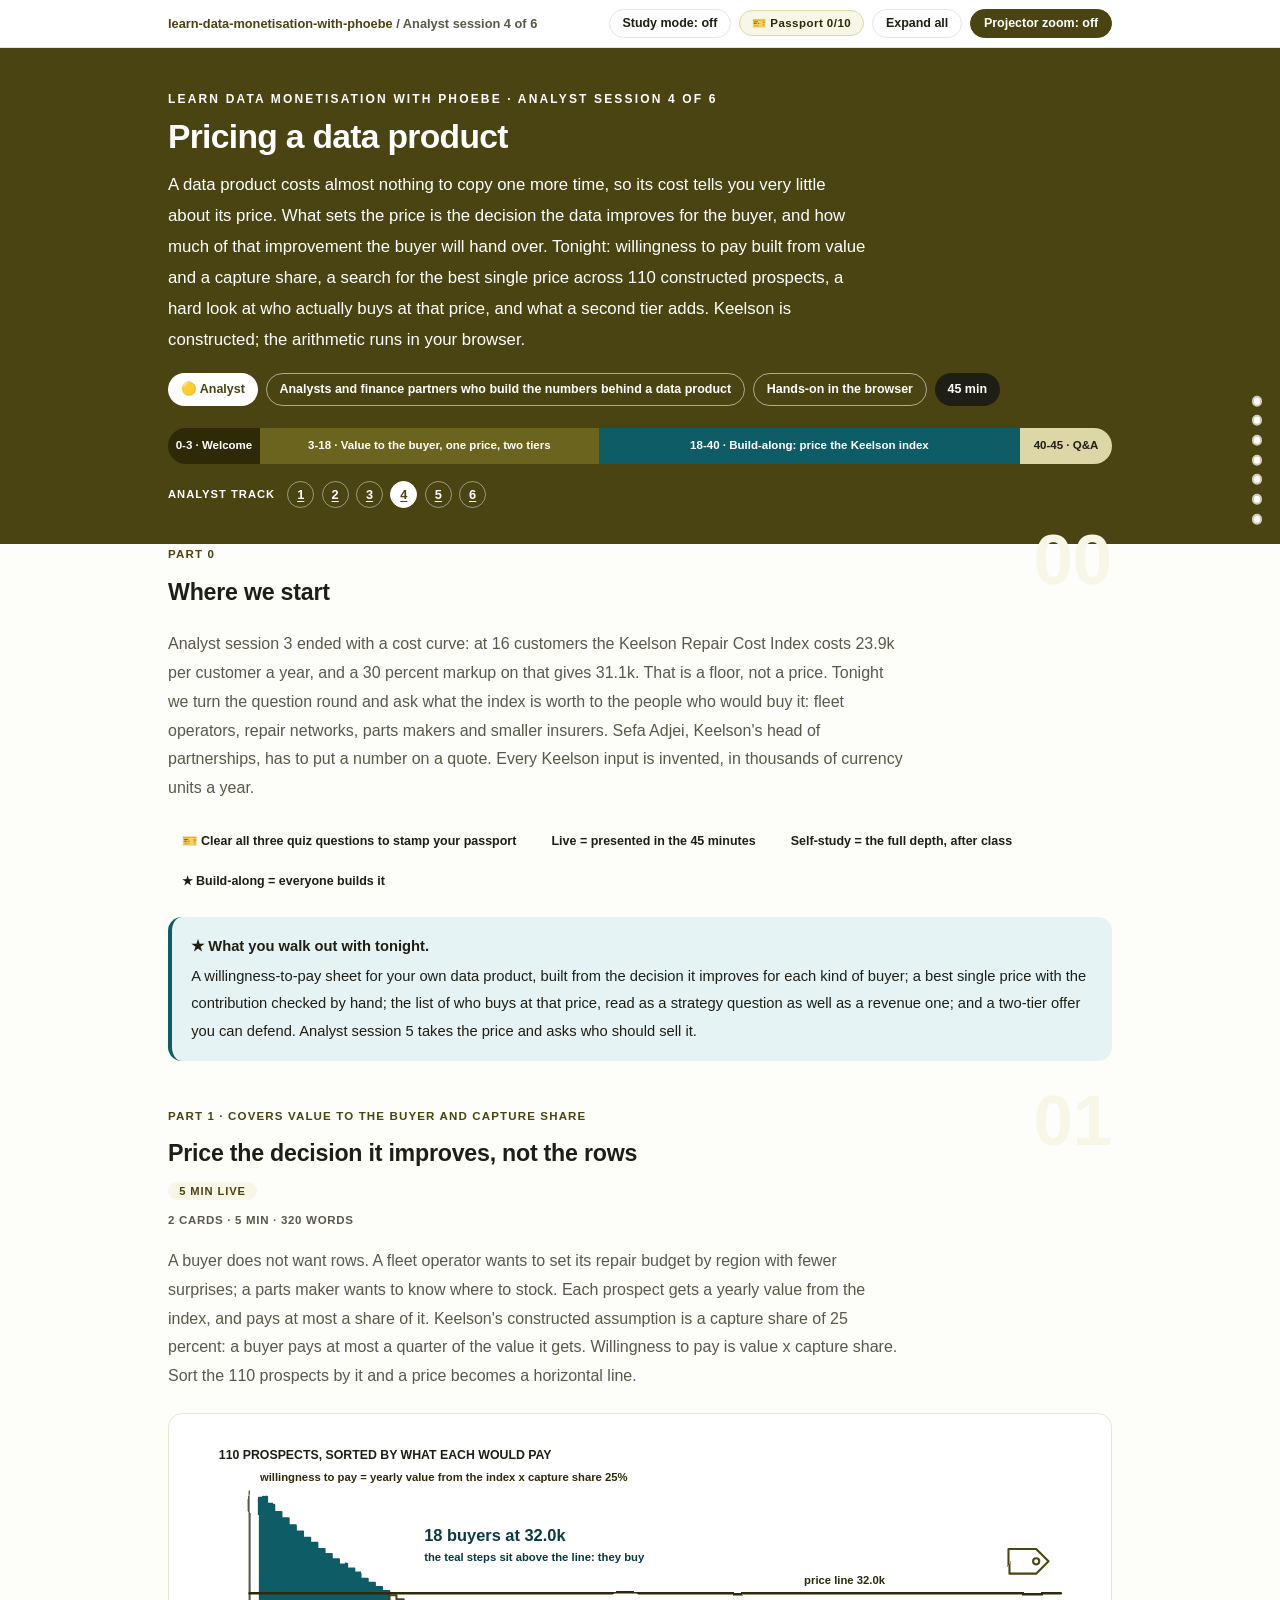
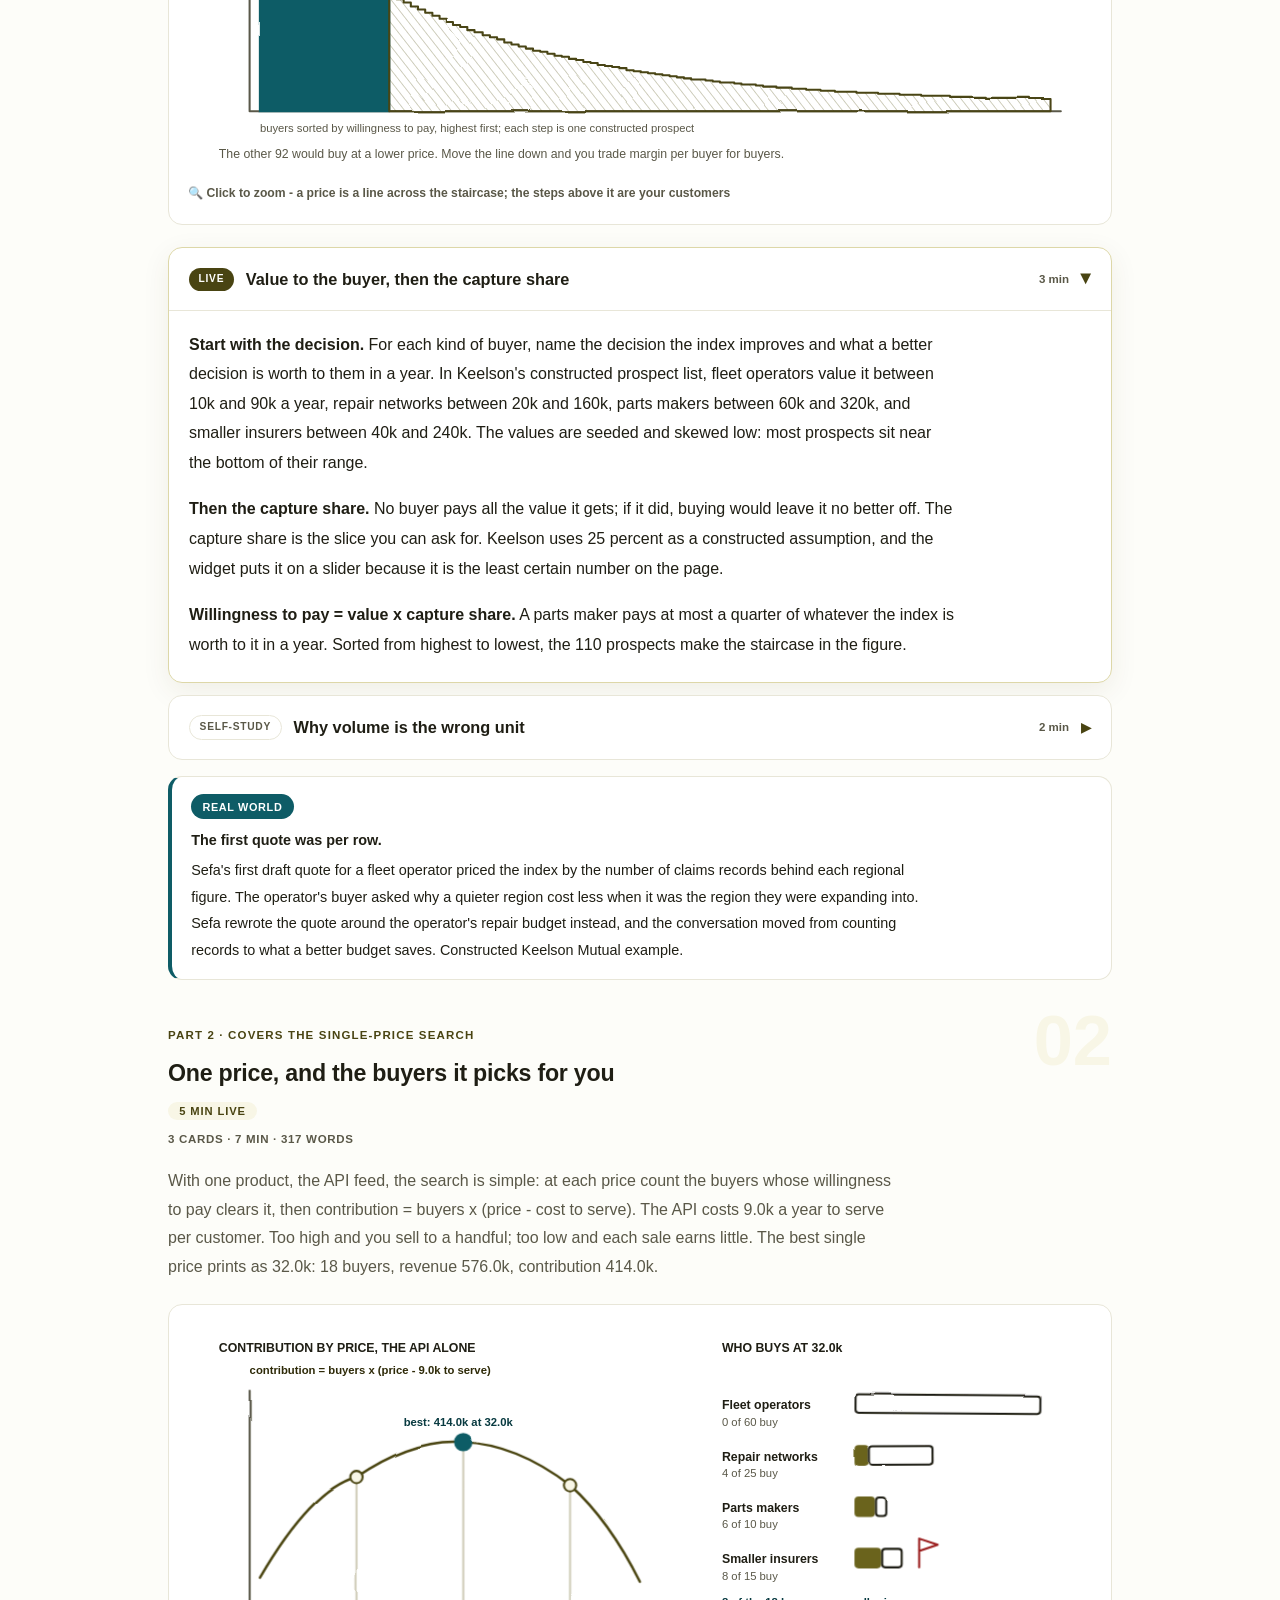
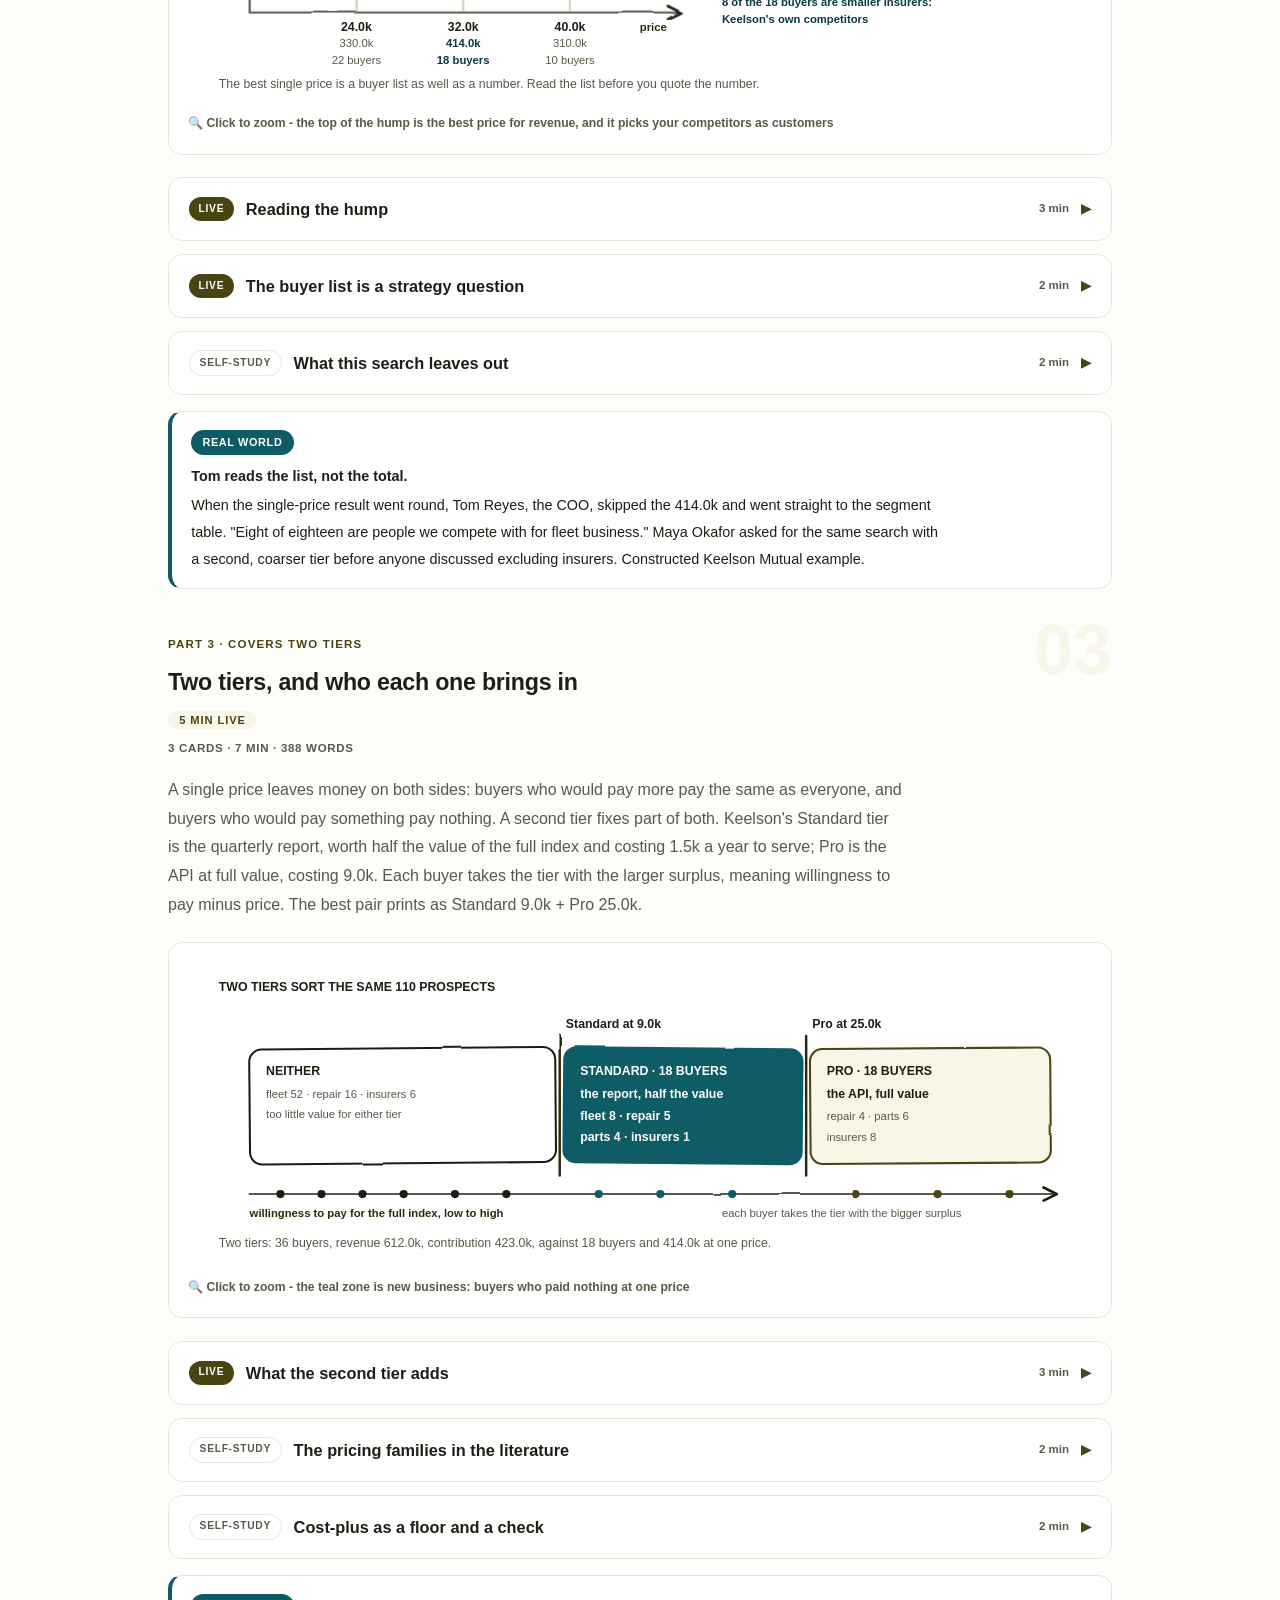
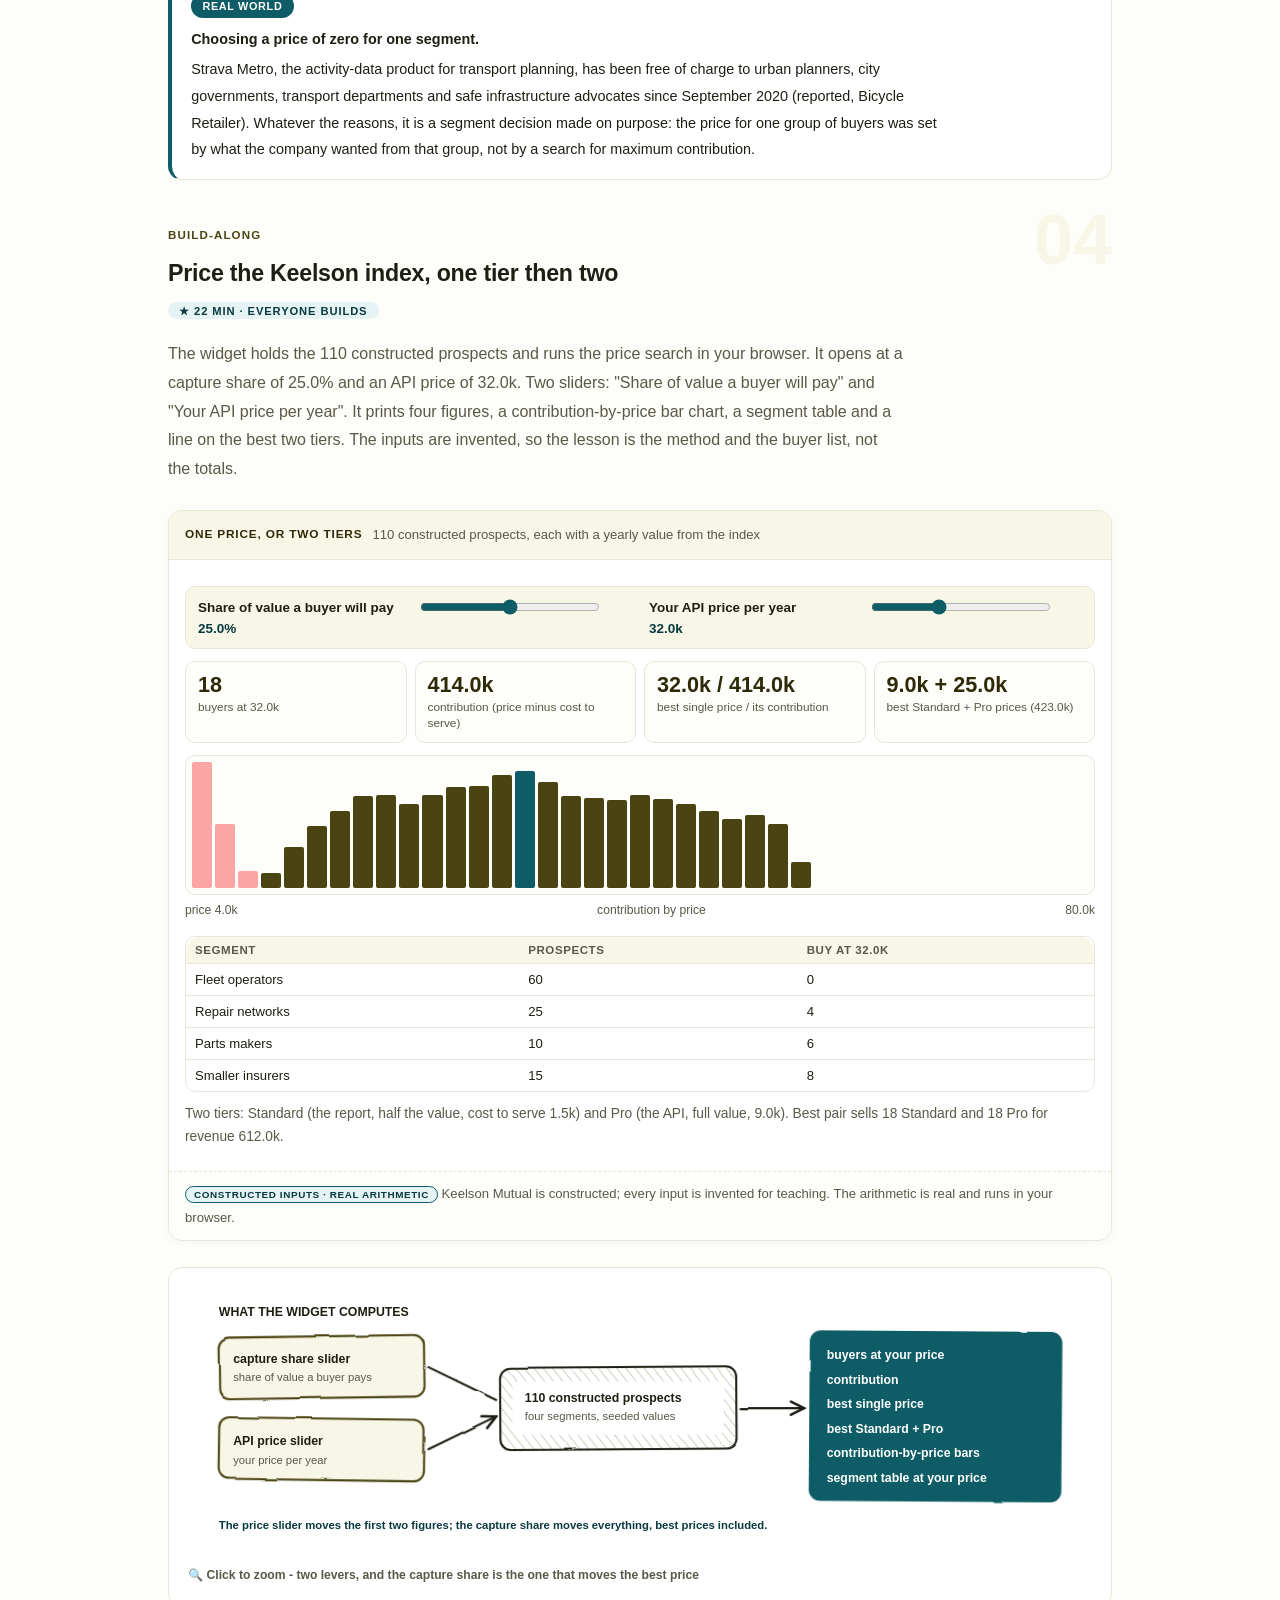
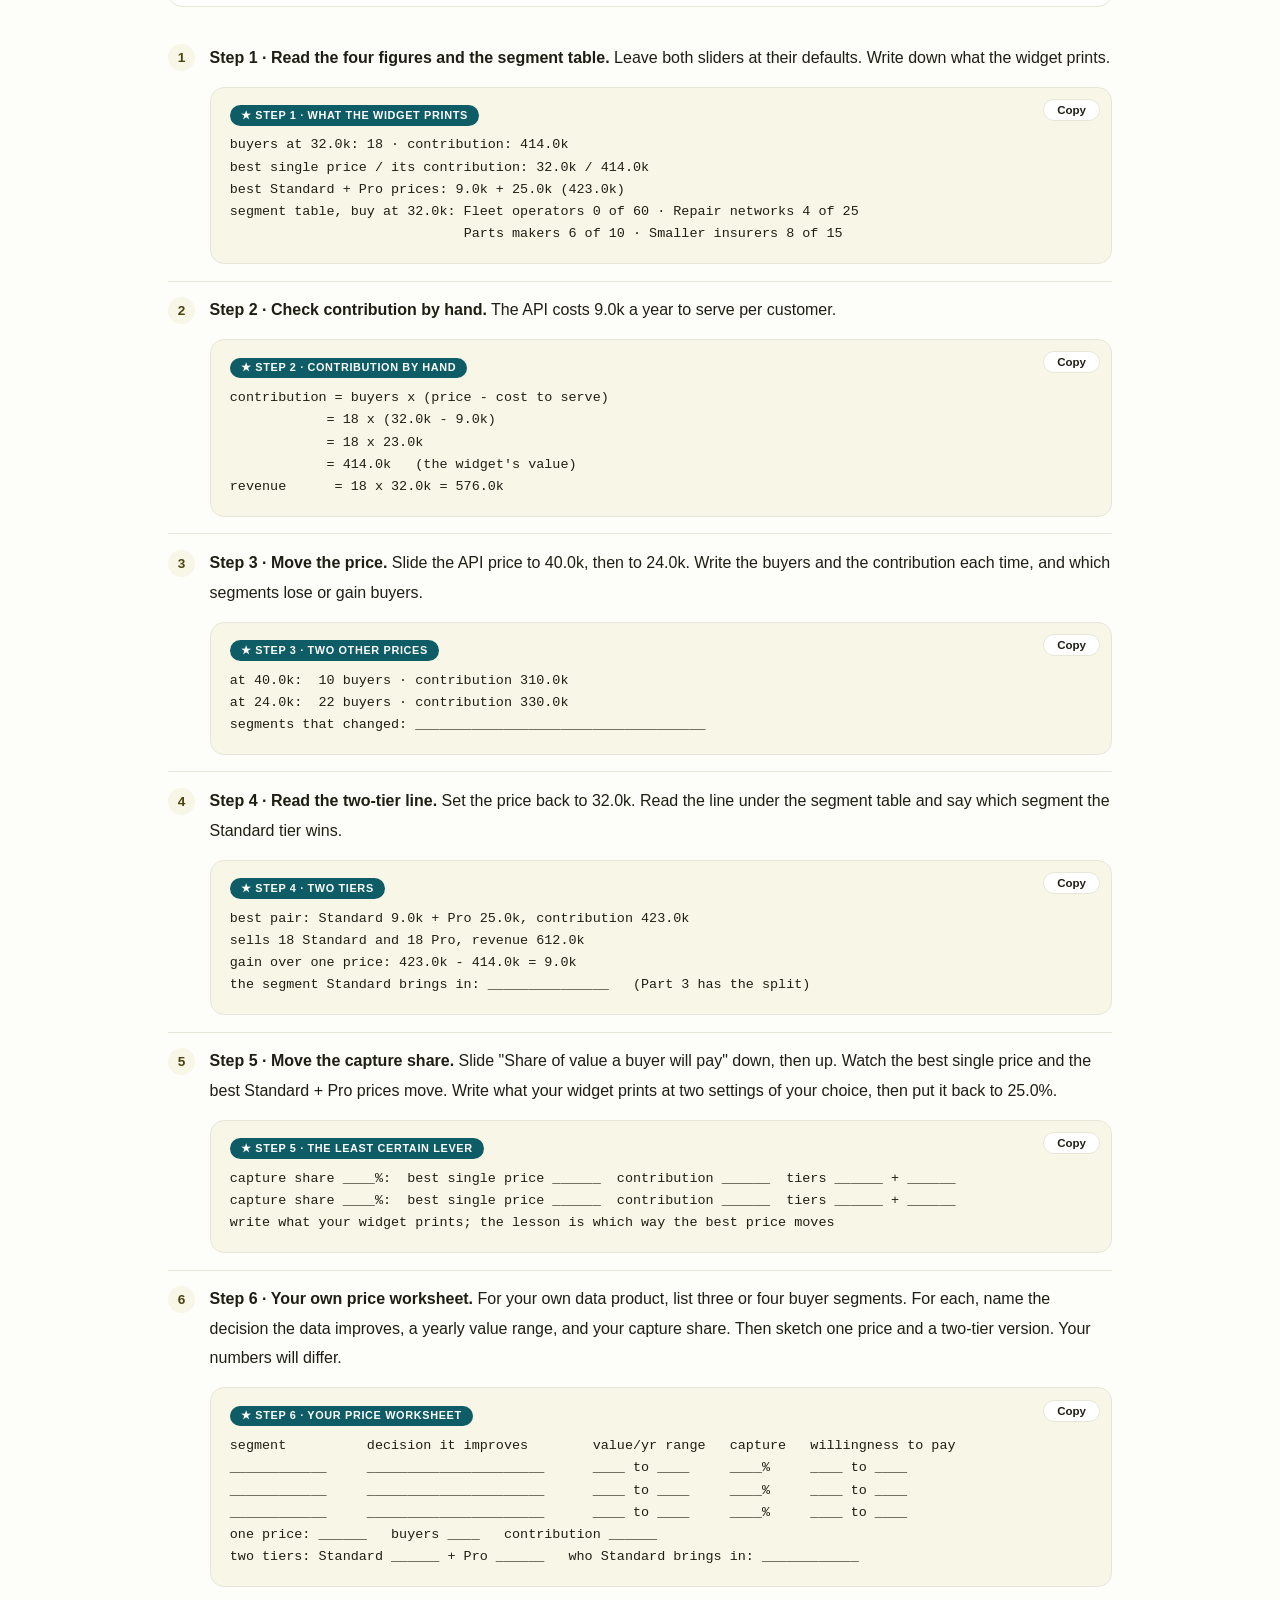
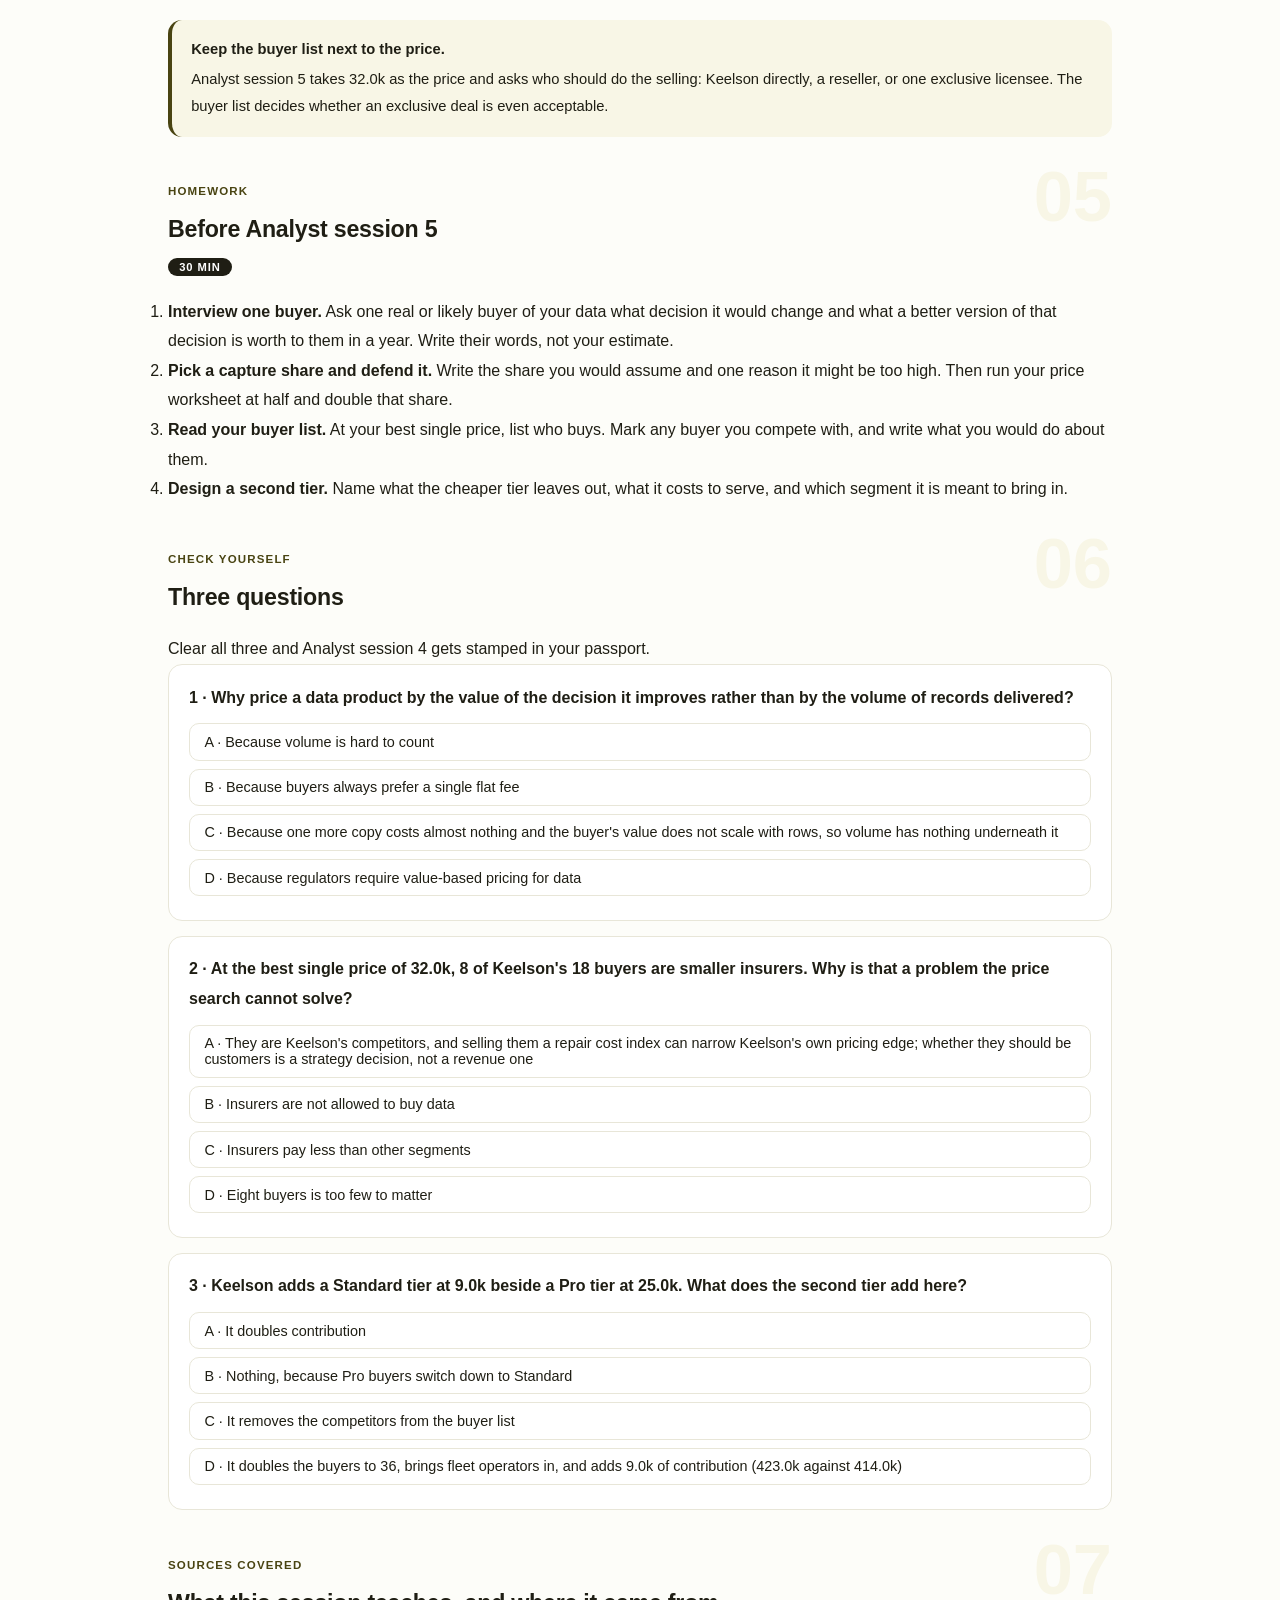
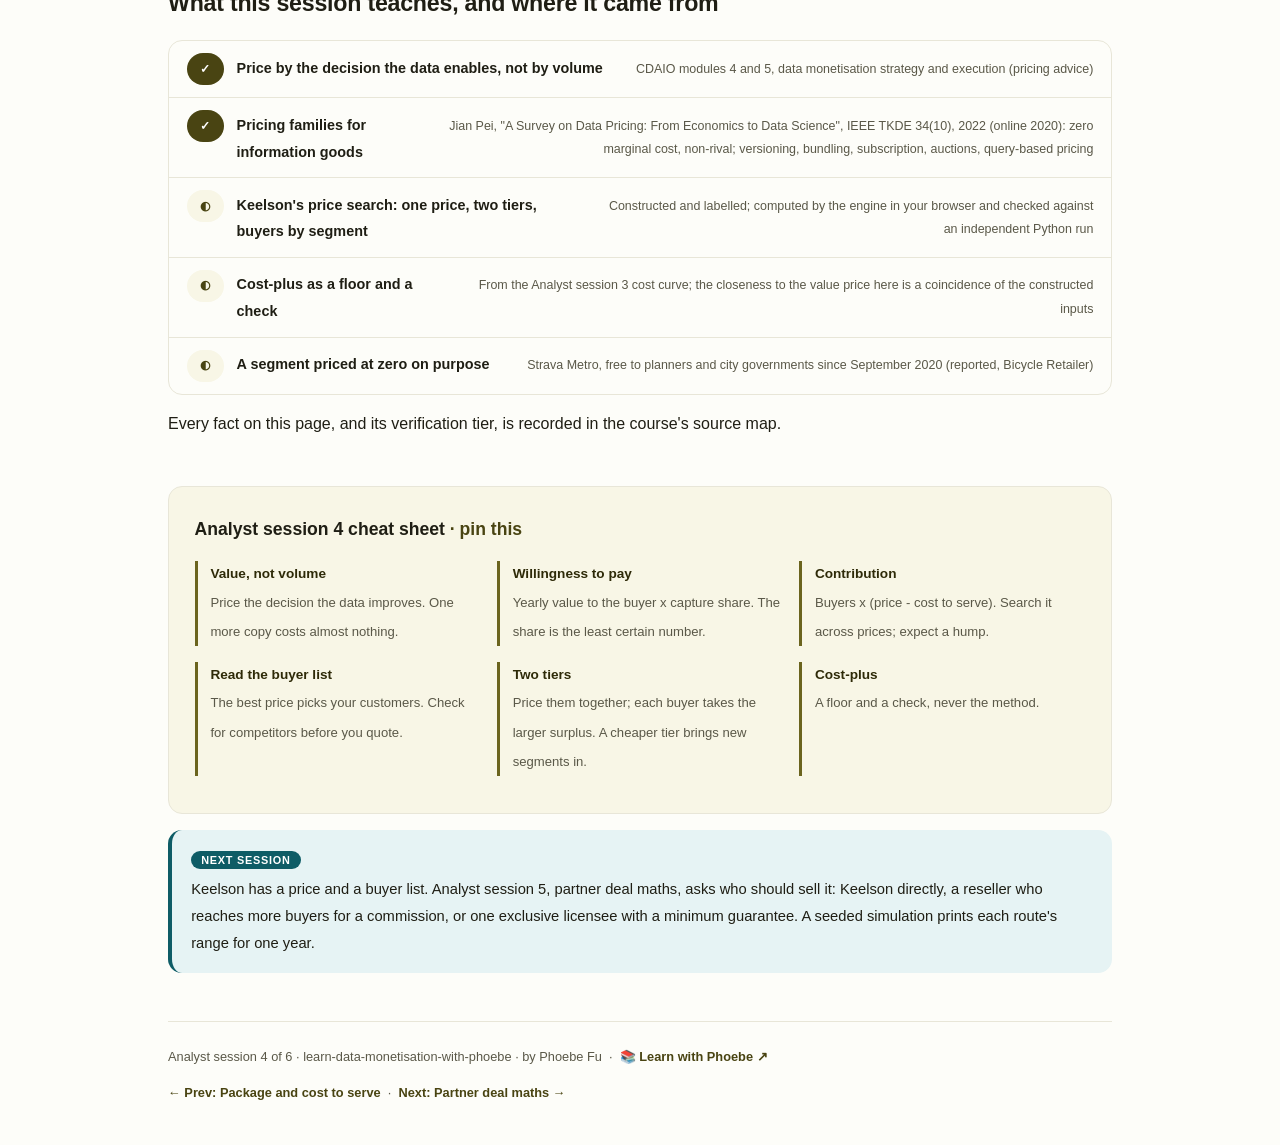
<file: courses/a4-pricing-a-data-product.html>
<!DOCTYPE html>
<html lang="en">
<head>
<meta charset="UTF-8">
<meta name="viewport" content="width=device-width, initial-scale=1.0">
<!-- social:start -->
<meta name="description" content="Analyst session 4 of 6. Pricing a data product: willingness to pay as value to the buyer times a capture share, the single-price search on 110 constructed prospects, who actually buys at the best price, and what a second tier adds. Constructed Keelson Mutual case, computed in your browser.">
<meta property="og:type" content="article">
<meta property="og:site_name" content="Learn with Phoebe">
<meta property="og:title" content="Pricing a data product - learn data monetisation with phoebe">
<meta property="og:description" content="Analyst session 4 of 6. Price the decision a dataset improves, search one price, then two tiers, computed live.">
<meta property="og:url" content="https://phoebefu6.github.io/learn-data-monetisation-with-phoebe/courses/a4-pricing-a-data-product.html">
<meta property="og:image" content="https://phoebefu6.github.io/learn-data-monetisation-with-phoebe/assets/og-cover.png">
<meta property="og:image:width" content="1200">
<meta property="og:image:height" content="630">
<meta name="twitter:card" content="summary_large_image">
<meta name="twitter:title" content="Pricing a data product - learn data monetisation with phoebe">
<meta name="twitter:description" content="Analyst session 4 of 6. Value-based pricing for a data product: one price, then two tiers, computed live.">
<meta name="twitter:image" content="https://phoebefu6.github.io/learn-data-monetisation-with-phoebe/assets/og-cover.png">
<!-- social:end -->
<title>Analyst session 4 · Pricing a data product - learn data monetisation with phoebe</title>
<link rel="stylesheet" href="../assets/style.css?v=1">
</head>
<body>

<div class="toolbar">
  <div class="wrap">
    <span class="crumb"><a href="../index.html">learn-data-monetisation-with-phoebe</a> / Analyst session 4 of 6</span>
    <button class="btn" id="toggle-all" type="button">Expand all</button>
    <button class="btn primary" id="zoom-toggle" type="button">Projector zoom: off</button>
  </div>
</div>

<header class="masthead">
  <div class="wrap">
    <div class="eyebrow">Learn Data Monetisation with Phoebe · Analyst session 4 of 6</div>
    <h1>Pricing a <span class="accent">data product</span></h1>
    <p class="sub">A data product costs almost nothing to copy one more time, so its cost tells you very little about its price. What sets the price is the decision the data improves for the buyer, and how much of that improvement the buyer will hand over. Tonight: willingness to pay built from value and a capture share, a search for the best single price across 110 constructed prospects, a hard look at who actually buys at that price, and what a second tier adds. Keelson is constructed; the arithmetic runs in your browser.</p>
    <div class="chip-row">
      <span class="chip level">🟡 Analyst</span>
      <span class="chip audience">Analysts and finance partners who build the numbers behind a data product</span>
      <span class="chip audience">Hands-on in the browser</span>
      <span class="chip time">45 min</span>
    </div>
    <div class="agenda">
      <span class="a1" style="flex:1">0-3 · Welcome</span>
      <span class="a2" style="flex:4">3-18 · Value to the buyer, one price, two tiers</span>
      <span class="a3" style="flex:5">18-40 · Build-along: price the Keelson index</span>
      <span class="a4" style="flex:1">40-45 · Q&amp;A</span>
    </div>
  </div>
</header>

<main class="wrap">

  <section class="section" id="intro">
    <div class="section-kicker">
      <span class="klabel">Part 0</span>
      <h2>Where we start</h2>
    </div>
    <p class="lede">Analyst session 3 ended with a cost curve: at 16 customers the Keelson Repair Cost Index costs 23.9k per customer a year, and a 30 percent markup on that gives 31.1k. That is a floor, not a price. Tonight we turn the question round and ask what the index is worth to the people who would buy it: fleet operators, repair networks, parts makers and smaller insurers. Sefa Adjei, Keelson's head of partnerships, has to put a number on a quote. Every Keelson input is invented, in thousands of currency units a year.</p>

    <div class="legend">
      <span class="pill">🎫 Clear all three quiz questions to stamp your passport</span>
      <span class="pill">Live = presented in the 45 minutes</span>
      <span class="pill">Self-study = the full depth, after class</span>
      <span class="pill">★ Build-along = everyone builds it</span>
    </div>

    <div class="callout win">
      <p><strong>★ What you walk out with tonight.</strong> A willingness-to-pay sheet for your own data product, built from the decision it improves for each kind of buyer; a best single price with the contribution checked by hand; the list of who buys at that price, read as a strategy question as well as a revenue one; and a two-tier offer you can defend. Analyst session 5 takes the price and asks who should sell it.</p>
    </div>
  </section>

  <section class="section" id="part-1">
    <div class="section-kicker">
      <span class="klabel">Part 1 · covers value to the buyer and capture share</span>
      <h2>Price the decision it improves, not the rows</h2>
      <span class="tag concept">5 min live</span>
    </div>
    <p class="lede">A buyer does not want rows. A fleet operator wants to set its repair budget by region with fewer surprises; a parts maker wants to know where to stock. Each prospect gets a yearly value from the index, and pays at most a share of it. Keelson's constructed assumption is a capture share of 25 percent: a buyer pays at most a quarter of the value it gets. Willingness to pay is value x capture share. Sort the 110 prospects by it and a price becomes a horizontal line.</p>

    <figure class="zoomable">
      <svg viewBox="0 0 880 330" xmlns="http://www.w3.org/2000/svg" role="img" aria-label="A hand-drawn staircase of 110 constructed prospects sorted by willingness to pay, highest first, falling steeply then flattening into a long low tail. A horizontal price line at 32.0 thousand cuts the staircase after the eighteenth step. The 18 steps above the line are filled teal and labelled 18 buyers at 32.0k. The 92 steps below the line are hatched.">
        <defs>
          <filter id="a4aSk" x="-3%" y="-3%" width="106%" height="106%"><feTurbulence type="fractalNoise" baseFrequency="0.02" numOctaves="2" seed="41" result="n"/><feDisplacementMap in="SourceGraphic" in2="n" scale="2.4" xChannelSelector="R" yChannelSelector="G"/></filter>
          <pattern id="a4aHc" patternUnits="userSpaceOnUse" width="7" height="7" patternTransform="rotate(-38)"><line x1="0" y1="0" x2="0" y2="7" stroke="#494412" stroke-width="1" opacity=".5"/></pattern>
          <marker id="a4aAr" viewBox="0 0 10 10" refX="9" refY="5" markerWidth="8" markerHeight="8" orient="auto"><path d="M1 1 L9 5 L1 9" fill="none" stroke="#1F1E14" stroke-width="1.6" stroke-linecap="round"/></marker>
        </defs>
        <style>
          .a4aH { font: 800 12px Inter, sans-serif; fill: #1F1E14; }
          .a4aL { font: 600 12px Inter, sans-serif; fill: #1F1E14; }
          .a4aS { font: 400 11px Inter, sans-serif; fill: #5A5848; }
          .a4aB { font: 800 11px Inter, sans-serif; fill: #083A40; }
          .a4aV { font: 800 16px Inter, sans-serif; fill: #083A40; }
          .a4aA { font: 700 11px Inter, sans-serif; fill: #2E2A08; }
          .a4aN { font: 400 12px Inter, sans-serif; fill: #5A5848; }
        </style>

        <text class="a4aH" x="30" y="24">110 PROSPECTS, SORTED BY WHAT EACH WOULD PAY</text>
        <text class="a4aA" x="70" y="46">willingness to pay = yearly value from the index x capture share 25%</text>

        <g filter="url(#a4aSk)" fill="none" stroke="#1F1E14" stroke-width="2" stroke-linecap="round" stroke-linejoin="round">
          <path d="M60 270 L60 56 M60 270 L850 270" stroke="#5A5848"/>
          <path d="M70 270 L70 62 L77 62 L77 69 L84 69 L84 76 L91 76 L91 82 L98 82 L98 89 L105 89 L105 95 L112 95 L112 101 L119 101 L119 106 L126 106 L126 112 L133 112 L133 117 L140 117 L140 122 L147 122 L147 127 L154 127 L154 132 L161 132 L161 136 L168 136 L168 141 L175 141 L175 145 L182 145 L182 149 L189 149 L189 153 L196 153 L196 270 Z" fill="#0E5C66" stroke="#0E5C66"/>
          <path d="M196 270 L196 157 L203 157 L203 161 L210 161 L210 164 L217 164 L217 168 L224 168 L224 171 L231 171 L231 174 L238 174 L238 177 L245 177 L245 180 L252 180 L252 183 L259 183 L259 186 L266 186 L266 188 L273 188 L273 191 L280 191 L280 193 L287 193 L287 196 L294 196 L294 198 L301 198 L301 200 L308 200 L308 203 L315 203 L315 205 L322 205 L322 207 L329 207 L329 209 L336 209 L336 211 L343 211 L343 212 L350 212 L350 214 L357 214 L357 216 L364 216 L364 217 L371 217 L371 219 L378 219 L378 220 L385 220 L385 222 L392 222 L392 223 L399 223 L399 225 L406 225 L406 226 L413 226 L413 227 L420 227 L420 228 L427 228 L427 230 L434 230 L434 231 L441 231 L441 232 L448 232 L448 233 L455 233 L455 234 L462 234 L462 235 L469 235 L469 236 L476 236 L476 237 L483 237 L483 238 L490 238 L490 239 L504 239 L504 240 L511 240 L511 241 L518 241 L518 242 L532 242 L532 243 L539 243 L539 244 L553 244 L553 245 L560 245 L560 246 L574 246 L574 247 L588 247 L588 248 L602 248 L602 249 L616 249 L616 250 L630 250 L630 251 L651 251 L651 252 L672 252 L672 253 L693 253 L693 254 L714 254 L714 255 L742 255 L742 256 L777 256 L777 257 L819 257 L819 258 L840 258 L840 270 Z" fill="url(#a4aHc)" stroke="#494412"/>
          <path d="M60 155 L850 155" stroke="#2E2A08" stroke-width="2.4"/>
          <!-- doodle: a price tag hanging off the line -->
          <path d="M800 112 L826 112 L838 124 L826 136 L800 136 Z" stroke="#494412"/>
          <circle cx="826" cy="124" r="3" stroke="#494412"/>
        </g>

        <text class="a4aV" x="230" y="104">18 buyers at 32.0k</text>
        <text class="a4aB" x="230" y="124">the teal steps sit above the line: they buy</text>
        <text class="a4aA" x="600" y="146">price line 32.0k</text>
        <text class="a4aS" x="70" y="290">buyers sorted by willingness to pay, highest first; each step is one constructed prospect</text>

        <text class="a4aN" x="30" y="316">The other 92 would buy at a lower price. Move the line down and you trade margin per buyer for buyers.</text>
      </svg>
      <figcaption>🔍 Click to zoom - a price is a line across the staircase; the steps above it are your customers</figcaption>
    </figure>

    <details class="card" open>
      <summary><span class="mode live">Live</span>Value to the buyer, then the capture share<span class="mini">3 min</span><span class="caret">▶</span></summary>
      <div class="body">
        <p><strong>Start with the decision.</strong> For each kind of buyer, name the decision the index improves and what a better decision is worth to them in a year. In Keelson's constructed prospect list, fleet operators value it between 10k and 90k a year, repair networks between 20k and 160k, parts makers between 60k and 320k, and smaller insurers between 40k and 240k. The values are seeded and skewed low: most prospects sit near the bottom of their range.</p>
        <p><strong>Then the capture share.</strong> No buyer pays all the value it gets; if it did, buying would leave it no better off. The capture share is the slice you can ask for. Keelson uses 25 percent as a constructed assumption, and the widget puts it on a slider because it is the least certain number on the page.</p>
        <p><strong>Willingness to pay = value x capture share.</strong> A parts maker pays at most a quarter of whatever the index is worth to it in a year. Sorted from highest to lowest, the 110 prospects make the staircase in the figure.</p>
      </div>
    </details>

    <details class="card">
      <summary><span class="mode self">Self-study</span>Why volume is the wrong unit<span class="mini">2 min</span><span class="caret">▶</span></summary>
      <div class="body">
        <p>Pricing per row, per record or per gigabyte feels fair because it is countable. It fails for two reasons. First, the cost of one more row is close to zero, so a per-row price has nothing underneath it. Second, the value to the buyer does not scale with rows: a fleet operator with ten vans in one region gets as much from the regional index as one with ten thousand rows of raw claims it would have to clean itself. The CDAIO data monetisation module puts it plainly: price by the decision the data enables, not by the volume delivered.</p>
        <p>Volume still matters as a fence. A buyer who wants every region at monthly grain gets more decisions out of the data than one who wants a single region quarterly, and the price can follow that. That is a tier, which is Part 3.</p>
      </div>
    </details>

    <div class="callout example">
      <span class="ex-pill">Real world</span>
      <p><strong>The first quote was per row.</strong> Sefa's first draft quote for a fleet operator priced the index by the number of claims records behind each regional figure. The operator's buyer asked why a quieter region cost less when it was the region they were expanding into. Sefa rewrote the quote around the operator's repair budget instead, and the conversation moved from counting records to what a better budget saves. Constructed Keelson Mutual example.</p>
    </div>
  </section>

  <section class="section" id="part-2">
    <div class="section-kicker">
      <span class="klabel">Part 2 · covers the single-price search</span>
      <h2>One price, and the buyers it picks for you</h2>
      <span class="tag concept">5 min live</span>
    </div>
    <p class="lede">With one product, the API feed, the search is simple: at each price count the buyers whose willingness to pay clears it, then contribution = buyers x (price - cost to serve). The API costs 9.0k a year to serve per customer. Too high and you sell to a handful; too low and each sale earns little. The best single price prints as 32.0k: 18 buyers, revenue 576.0k, contribution 414.0k.</p>

    <figure class="zoomable">
      <svg viewBox="0 0 880 368" xmlns="http://www.w3.org/2000/svg" role="img" aria-label="Left: a hand-drawn hump of contribution by price with three marked points. At 24.0k, 22 buyers and 330.0k contribution. At 32.0k, 18 buyers and 414.0k, filled teal as the best single price. At 40.0k, 10 buyers and 310.0k. Right: a strip of four segment bars showing who buys at 32.0k. Fleet operators 0 of 60. Repair networks 4 of 25. Parts makers 6 of 10. Smaller insurers 8 of 15.">
        <defs>
          <filter id="a4bSk" x="-3%" y="-3%" width="106%" height="106%"><feTurbulence type="fractalNoise" baseFrequency="0.02" numOctaves="2" seed="43" result="n"/><feDisplacementMap in="SourceGraphic" in2="n" scale="2.4" xChannelSelector="R" yChannelSelector="G"/></filter>
          <pattern id="a4bHc" patternUnits="userSpaceOnUse" width="7" height="7" patternTransform="rotate(-38)"><line x1="0" y1="0" x2="0" y2="7" stroke="#494412" stroke-width="1" opacity=".5"/></pattern>
          <marker id="a4bAr" viewBox="0 0 10 10" refX="9" refY="5" markerWidth="8" markerHeight="8" orient="auto"><path d="M1 1 L9 5 L1 9" fill="none" stroke="#1F1E14" stroke-width="1.6" stroke-linecap="round"/></marker>
        </defs>
        <style>
          .a4bH { font: 800 12px Inter, sans-serif; fill: #1F1E14; }
          .a4bL { font: 600 12px Inter, sans-serif; fill: #1F1E14; }
          .a4bS { font: 400 11px Inter, sans-serif; fill: #5A5848; }
          .a4bB { font: 800 11px Inter, sans-serif; fill: #083A40; }
          .a4bA { font: 700 11px Inter, sans-serif; fill: #2E2A08; }
          .a4bN { font: 400 12px Inter, sans-serif; fill: #5A5848; }
        </style>

        <text class="a4bH" x="30" y="26">CONTRIBUTION BY PRICE, THE API ALONE</text>
        <text class="a4bH" x="520" y="26">WHO BUYS AT 32.0k</text>
        <text class="a4bA" x="60" y="48">contribution = buyers x (price - 9.0k to serve)</text>

        <g filter="url(#a4bSk)" fill="none" stroke="#1F1E14" stroke-width="2" stroke-linecap="round" stroke-linejoin="round">
          <path d="M60 280 L60 64" stroke="#5A5848"/>
          <path d="M60 280 L480 280" stroke="#5A5848" marker-end="url(#a4bAr)"/>
          <path d="M70 246 Q120 160 164 148 Q220 110 268 114 Q320 116 372 156 Q410 190 440 250" stroke="#494412" stroke-width="2.4"/>
          <path d="M164 152 L164 278 M268 118 L268 278 M372 160 L372 278" stroke="#CFCCB8"/>
          <circle cx="164" cy="148" r="6" fill="#F8F6E6" stroke="#494412"/>
          <circle cx="268" cy="114" r="8" fill="#0E5C66" stroke="#0E5C66"/>
          <circle cx="372" cy="156" r="6" fill="#F8F6E6" stroke="#494412"/>

          <rect x="650" y="68" width="180" height="18" rx="3" transform="rotate(0.4 740 77)" fill="#FFFFFF"/>
          <rect x="650" y="118" width="12" height="18" rx="3" fill="#6B641E" stroke="#6B641E"/>
          <rect x="664" y="118" width="61" height="18" rx="3" transform="rotate(-0.4 694 127)" fill="#FFFFFF"/>
          <rect x="650" y="168" width="18" height="18" rx="3" fill="#6B641E" stroke="#6B641E"/>
          <rect x="670" y="168" width="10" height="18" rx="3" fill="#FFFFFF"/>
          <rect x="650" y="218" width="24" height="18" rx="3" fill="#6B641E" stroke="#6B641E"/>
          <rect x="676" y="218" width="19" height="18" rx="3" fill="#FFFFFF"/>
          <!-- doodle: a small flag on the insurers row -->
          <path d="M712 236 L712 208 L730 214 L712 220" stroke="#991B1B"/>
        </g>

        <text class="a4bB" x="210" y="98">best: 414.0k at 32.0k</text>

        <text class="a4bL" x="164" y="298" text-anchor="middle">24.0k</text>
        <text class="a4bL" x="268" y="298" text-anchor="middle">32.0k</text>
        <text class="a4bL" x="372" y="298" text-anchor="middle">40.0k</text>
        <text class="a4bS" x="164" y="314" text-anchor="middle">330.0k</text>
        <text class="a4bB" x="268" y="314" text-anchor="middle">414.0k</text>
        <text class="a4bS" x="372" y="314" text-anchor="middle">310.0k</text>
        <text class="a4bS" x="164" y="330" text-anchor="middle">22 buyers</text>
        <text class="a4bB" x="268" y="330" text-anchor="middle">18 buyers</text>
        <text class="a4bS" x="372" y="330" text-anchor="middle">10 buyers</text>
        <text class="a4bA" x="440" y="298">price</text>

        <text class="a4bL" x="520" y="82">Fleet operators</text>
        <text class="a4bS" x="520" y="98">0 of 60 buy</text>
        <text class="a4bL" x="520" y="132">Repair networks</text>
        <text class="a4bS" x="520" y="148">4 of 25 buy</text>
        <text class="a4bL" x="520" y="182">Parts makers</text>
        <text class="a4bS" x="520" y="198">6 of 10 buy</text>
        <text class="a4bL" x="520" y="232">Smaller insurers</text>
        <text class="a4bS" x="520" y="248">8 of 15 buy</text>
        <text class="a4bB" x="520" y="274">8 of the 18 buyers are smaller insurers:</text>
        <text class="a4bB" x="520" y="290">Keelson's own competitors</text>

        <text class="a4bN" x="30" y="354">The best single price is a buyer list as well as a number. Read the list before you quote the number.</text>
      </svg>
      <figcaption>🔍 Click to zoom - the top of the hump is the best price for revenue, and it picks your competitors as customers</figcaption>
    </figure>

    <details class="card">
      <summary><span class="mode live">Live</span>Reading the hump<span class="mini">3 min</span><span class="caret">▶</span></summary>
      <div class="body">
        <p><strong>At 32.0k:</strong> 18 buyers, revenue 18 x 32.0k = 576.0k, contribution 18 x (32.0k - 9.0k) = 414.0k.</p>
        <p><strong>At 40.0k:</strong> 10 buyers, contribution 310.0k. Each sale earns more, but eight buyers drop away.</p>
        <p><strong>At 24.0k:</strong> 22 buyers, contribution 330.0k. Four more buyers do not make up for 8.0k less on each of the eighteen who would have paid more.</p>
        <p>The hump is flat near the top and steep on both sides, which is normal: small moves near the best price cost little, big moves cost a lot. Contribution here is before Keelson's shared fixed cost; Analyst session 3 put that at 256.7k a year, and the P&amp;L desk in Analyst session 6 adds it back.</p>
      </div>
    </details>

    <details class="card">
      <summary><span class="mode live">Live</span>The buyer list is a strategy question<span class="mini">2 min</span><span class="caret">▶</span></summary>
      <div class="body">
        <p>At 32.0k the buyers by segment are fleet operators 0 of 60, repair networks 4 of 25, parts makers 6 of 10, smaller insurers 8 of 15. The largest group is Keelson's competitors. Leader session 1 asked this as its second question: would selling undercut our own use? Keelson prices motor policies partly on repair cost, and a regional repair cost index in a smaller insurer's hands narrows that edge.</p>
        <p>The revenue-maximising price did not ask whether a buyer should be a customer. That is a separate decision, and it belongs to the person who owns the strategy, not to the price search. Options include excluding a segment, delaying its access, or selling it a coarser product. Each one moves the numbers; run the widget again after you decide.</p>
      </div>
    </details>

    <details class="card">
      <summary><span class="mode self">Self-study</span>What this search leaves out<span class="mini">2 min</span><span class="caret">▶</span></summary>
      <div class="body">
        <p>This is business-to-business data pricing: a few dozen named prospects, each with a value you can reason about. Consumer price elasticity and price tests on retail goods are a different discipline, with thousands of buyers and experiments to measure response; that belongs to Pricing Analytics (planned). The search also treats every prospect as independent. In practice one buyer's decision moves another's: if two repair networks buy, a third may feel it has to.</p>
      </div>
    </details>

    <div class="callout example">
      <span class="ex-pill">Real world</span>
      <p><strong>Tom reads the list, not the total.</strong> When the single-price result went round, Tom Reyes, the COO, skipped the 414.0k and went straight to the segment table. "Eight of eighteen are people we compete with for fleet business." Maya Okafor asked for the same search with a second, coarser tier before anyone discussed excluding insurers. Constructed Keelson Mutual example.</p>
    </div>
  </section>

  <section class="section" id="part-3">
    <div class="section-kicker">
      <span class="klabel">Part 3 · covers two tiers</span>
      <h2>Two tiers, and who each one brings in</h2>
      <span class="tag concept">5 min live</span>
    </div>
    <p class="lede">A single price leaves money on both sides: buyers who would pay more pay the same as everyone, and buyers who would pay something pay nothing. A second tier fixes part of both. Keelson's Standard tier is the quarterly report, worth half the value of the full index and costing 1.5k a year to serve; Pro is the API at full value, costing 9.0k. Each buyer takes the tier with the larger surplus, meaning willingness to pay minus price. The best pair prints as Standard 9.0k + Pro 25.0k.</p>

    <figure class="zoomable">
      <svg viewBox="0 0 880 296" xmlns="http://www.w3.org/2000/svg" role="img" aria-label="A hand-drawn axis of willingness to pay for the full index, low to high, split by two thresholds into three zones. Neither: fleet operators 52, repair networks 16, smaller insurers 6. Standard at 9.0k, filled teal as the zone that newly brings buyers in: 18 buyers, fleet 8, repair 5, parts 4, insurers 1. Pro at 25.0k: 18 buyers, repair 4, parts 6, insurers 8. Two tiers sell to 36 buyers for revenue 612.0k and contribution 423.0k, against 414.0k at one price.">
        <defs>
          <filter id="a4cSk" x="-3%" y="-3%" width="106%" height="106%"><feTurbulence type="fractalNoise" baseFrequency="0.02" numOctaves="2" seed="47" result="n"/><feDisplacementMap in="SourceGraphic" in2="n" scale="2.4" xChannelSelector="R" yChannelSelector="G"/></filter>
          <pattern id="a4cHc" patternUnits="userSpaceOnUse" width="7" height="7" patternTransform="rotate(-38)"><line x1="0" y1="0" x2="0" y2="7" stroke="#494412" stroke-width="1" opacity=".5"/></pattern>
          <marker id="a4cAr" viewBox="0 0 10 10" refX="9" refY="5" markerWidth="8" markerHeight="8" orient="auto"><path d="M1 1 L9 5 L1 9" fill="none" stroke="#1F1E14" stroke-width="1.6" stroke-linecap="round"/></marker>
        </defs>
        <style>
          .a4cH { font: 800 12px Inter, sans-serif; fill: #1F1E14; }
          .a4cL { font: 600 12px Inter, sans-serif; fill: #1F1E14; }
          .a4cS { font: 400 11px Inter, sans-serif; fill: #5A5848; }
          .a4cA { font: 700 11px Inter, sans-serif; fill: #2E2A08; }
          .a4cW { font: 800 12px Inter, sans-serif; fill: #FFFFFF; }
          .a4cN { font: 400 12px Inter, sans-serif; fill: #5A5848; }
        </style>

        <text class="a4cH" x="30" y="28">TWO TIERS SORT THE SAME 110 PROSPECTS</text>
        <text class="a4cL" x="368" y="64">Standard at 9.0k</text>
        <text class="a4cL" x="608" y="64">Pro at 25.0k</text>

        <g filter="url(#a4cSk)" fill="none" stroke="#1F1E14" stroke-width="2" stroke-linecap="round" stroke-linejoin="round">
          <rect x="60" y="84" width="298" height="112" rx="12" transform="rotate(-0.5 209 140)" fill="#FFFFFF"/>
          <rect x="366" y="84" width="232" height="112" rx="12" transform="rotate(0.5 482 140)" fill="#0E5C66" stroke="#0E5C66"/>
          <rect x="606" y="84" width="234" height="112" rx="12" transform="rotate(-0.4 723 140)" fill="#F8F6E6" stroke="#494412"/>
          <path d="M362 72 L362 208 M602 72 L602 208" stroke="#2E2A08" stroke-width="2.4"/>
          <path d="M60 226 L846 226" stroke="#5A5848" marker-end="url(#a4cAr)"/>
          <!-- doodle: prospects as dots along the axis -->
          <circle cx="90" cy="226" r="3" fill="#1F1E14"/>
          <circle cx="130" cy="226" r="3" fill="#1F1E14"/>
          <circle cx="170" cy="226" r="3" fill="#1F1E14"/>
          <circle cx="210" cy="226" r="3" fill="#1F1E14"/>
          <circle cx="260" cy="226" r="3" fill="#1F1E14"/>
          <circle cx="310" cy="226" r="3" fill="#1F1E14"/>
          <circle cx="400" cy="226" r="3" fill="#0E5C66" stroke="#0E5C66"/>
          <circle cx="460" cy="226" r="3" fill="#0E5C66" stroke="#0E5C66"/>
          <circle cx="530" cy="226" r="3" fill="#0E5C66" stroke="#0E5C66"/>
          <circle cx="650" cy="226" r="3" fill="#494412" stroke="#494412"/>
          <circle cx="730" cy="226" r="3" fill="#494412" stroke="#494412"/>
          <circle cx="800" cy="226" r="3" fill="#494412" stroke="#494412"/>
        </g>

        <text class="a4cH" x="76" y="110">NEITHER</text>
        <text class="a4cS" x="76" y="132">fleet 52 · repair 16 · insurers 6</text>
        <text class="a4cS" x="76" y="152">too little value for either tier</text>

        <text class="a4cW" x="382" y="110">STANDARD · 18 BUYERS</text>
        <text class="a4cW" x="382" y="132">the report, half the value</text>
        <text class="a4cW" x="382" y="154">fleet 8 · repair 5</text>
        <text class="a4cW" x="382" y="174">parts 4 · insurers 1</text>

        <text class="a4cH" x="622" y="110">PRO · 18 BUYERS</text>
        <text class="a4cL" x="622" y="132">the API, full value</text>
        <text class="a4cS" x="622" y="154">repair 4 · parts 6</text>
        <text class="a4cS" x="622" y="174">insurers 8</text>

        <text class="a4cA" x="60" y="248">willingness to pay for the full index, low to high</text>
        <text class="a4cS" x="520" y="248">each buyer takes the tier with the bigger surplus</text>

        <text class="a4cN" x="30" y="278">Two tiers: 36 buyers, revenue 612.0k, contribution 423.0k, against 18 buyers and 414.0k at one price.</text>
      </svg>
      <figcaption>🔍 Click to zoom - the teal zone is new business: buyers who paid nothing at one price</figcaption>
    </figure>

    <details class="card">
      <summary><span class="mode live">Live</span>What the second tier adds<span class="mini">3 min</span><span class="caret">▶</span></summary>
      <div class="body">
        <p><strong>Twice the buyers.</strong> 18 Standard + 18 Pro = 36 buyers, against 18 at one price.</p>
        <p><strong>A little more contribution.</strong> Revenue 18 x 9.0k + 18 x 25.0k = 162.0k + 450.0k = 612.0k. Contribution 18 x (9.0k - 1.5k) + 18 x (25.0k - 9.0k) = 135.0k + 288.0k = 423.0k, against 414.0k for the single price: 9.0k more.</p>
        <p><strong>A different customer base.</strong> By segment (Standard / Pro / neither): fleet operators 8 / 0 / 52, repair networks 5 / 4 / 16, parts makers 4 / 6 / 0, smaller insurers 1 / 8 / 6. The Standard tier is what brings fleet operators in at all. The Pro price fell from 32.0k to 25.0k because a high Pro price would push Pro buyers down into Standard; the tiers have to be priced together.</p>
        <p>The 9.0k is small, and that is honest. The bigger gain is strategic: the product now reaches the buyers Keelson would rather serve, which changes the answer to Part 2's buyer-list question.</p>
      </div>
    </details>

    <details class="card">
      <summary><span class="mode self">Self-study</span>The pricing families in the literature<span class="mini">2 min</span><span class="caret">▶</span></summary>
      <div class="body">
        <p>Jian Pei's survey, "A Survey on Data Pricing: From Economics to Data Science" (IEEE Transactions on Knowledge and Data Engineering, 2022, online 2020), starts from the economics: information goods have "zero marginal costs" and are non-rival, so one buyer's use does not use the data up. The pricing models it reviews include versioning, bundling, subscription, auctions and query-based pricing. Keelson's Standard and Pro are versioning: the same underlying index offered at two levels of detail and delivery. Selling it by the year is subscription.</p>
        <p>The point that a data product carries a large fixed cost and a small cost per extra customer is ours, from the Analyst session 3 cost curve, not Pei's.</p>
      </div>
    </details>

    <details class="card">
      <summary><span class="mode self">Self-study</span>Cost-plus as a floor and a check<span class="mini">2 min</span><span class="caret">▶</span></summary>
      <div class="body">
        <p>Analyst session 3 printed a cost-plus price of 31.1k: 23.9k per customer at 16 customers, plus a 30 percent markup. Tonight's value price is 32.0k. The two land close together here by coincidence, not by method. Change the capture share or the customer count and they part company.</p>
        <p>Use cost-plus two ways. As a floor: a price below cost per customer at a realistic customer count loses money however good the story. As a check: if the value price sits far above cost-plus, ask whether the value estimates are too generous; if far below, ask whether the product is too expensive to build for this market.</p>
      </div>
    </details>

    <div class="callout example">
      <span class="ex-pill">Real world</span>
      <p><strong>Choosing a price of zero for one segment.</strong> Strava Metro, the activity-data product for transport planning, has been free of charge to urban planners, city governments, transport departments and safe infrastructure advocates since September 2020 (reported, Bicycle Retailer). Whatever the reasons, it is a segment decision made on purpose: the price for one group of buyers was set by what the company wanted from that group, not by a search for maximum contribution.</p>
    </div>
  </section>

  <section class="section" id="demo-1">
    <div class="section-kicker">
      <span class="klabel">Build-along</span>
      <h2>Price the Keelson index, one tier then two</h2>
      <span class="tag demo">★ 22 min · everyone builds</span>
    </div>
    <p class="lede">The widget holds the 110 constructed prospects and runs the price search in your browser. It opens at a capture share of 25.0% and an API price of 32.0k. Two sliders: "Share of value a buyer will pay" and "Your API price per year". It prints four figures, a contribution-by-price bar chart, a segment table and a line on the best two tiers. The inputs are invented, so the lesson is the method and the buyer list, not the totals.</p>

    <div class="dmx-widget" data-mode="price"></div>

    <figure class="zoomable">
      <svg viewBox="0 0 880 260" xmlns="http://www.w3.org/2000/svg" role="img" aria-label="A hand-drawn map of the widget. Two sliders, the capture share and your API price, feed the 110 constructed prospects. The widget prints, in a teal box, buyers at your price, contribution, the best single price, the best Standard and Pro prices, contribution-by-price bars and a segment table.">
        <defs>
          <filter id="a4dSk" x="-3%" y="-3%" width="106%" height="106%"><feTurbulence type="fractalNoise" baseFrequency="0.02" numOctaves="2" seed="53" result="n"/><feDisplacementMap in="SourceGraphic" in2="n" scale="2.4" xChannelSelector="R" yChannelSelector="G"/></filter>
          <pattern id="a4dHc" patternUnits="userSpaceOnUse" width="7" height="7" patternTransform="rotate(-38)"><line x1="0" y1="0" x2="0" y2="7" stroke="#494412" stroke-width="1" opacity=".5"/></pattern>
          <marker id="a4dAr" viewBox="0 0 10 10" refX="9" refY="5" markerWidth="8" markerHeight="8" orient="auto"><path d="M1 1 L9 5 L1 9" fill="none" stroke="#1F1E14" stroke-width="1.6" stroke-linecap="round"/></marker>
        </defs>
        <style>
          .a4dH { font: 800 12px Inter, sans-serif; fill: #1F1E14; }
          .a4dL { font: 600 12px Inter, sans-serif; fill: #1F1E14; }
          .a4dS { font: 400 11px Inter, sans-serif; fill: #5A5848; }
          .a4dB { font: 800 11px Inter, sans-serif; fill: #083A40; }
          .a4dW { font: 800 12px Inter, sans-serif; fill: #FFFFFF; }
        </style>

        <text class="a4dH" x="30" y="28">WHAT THE WIDGET COMPUTES</text>

        <g filter="url(#a4dSk)" fill="none" stroke="#1F1E14" stroke-width="2" stroke-linecap="round" stroke-linejoin="round">
          <rect x="30" y="48" width="200" height="60" rx="10" transform="rotate(-0.8 130 78)" fill="#F8F6E6" stroke="#494412"/>
          <rect x="30" y="128" width="200" height="60" rx="10" transform="rotate(0.8 130 158)" fill="#F8F6E6" stroke="#494412"/>
          <path d="M234 78 L300 110 M234 158 L300 126" marker-end="url(#a4dAr)"/>
          <rect x="304" y="78" width="230" height="80" rx="10" transform="rotate(-0.4 419 118)" fill="url(#a4dHc)"/>
          <path d="M538 118 L600 118" marker-end="url(#a4dAr)"/>
          <rect x="606" y="44" width="244" height="164" rx="10" transform="rotate(0.4 728 126)" fill="#0E5C66" stroke="#0E5C66"/>
        </g>

        <rect x="316" y="92" width="206" height="52" rx="6" fill="#FFFFFF"/>

        <text class="a4dL" x="44" y="74">capture share slider</text>
        <text class="a4dS" x="44" y="92">share of value a buyer pays</text>
        <text class="a4dL" x="44" y="154">API price slider</text>
        <text class="a4dS" x="44" y="172">your price per year</text>
        <text class="a4dL" x="328" y="112">110 constructed prospects</text>
        <text class="a4dS" x="328" y="130">four segments, seeded values</text>
        <text class="a4dW" x="622" y="70">buyers at your price</text>
        <text class="a4dW" x="622" y="94">contribution</text>
        <text class="a4dW" x="622" y="118">best single price</text>
        <text class="a4dW" x="622" y="142">best Standard + Pro</text>
        <text class="a4dW" x="622" y="166">contribution-by-price bars</text>
        <text class="a4dW" x="622" y="190">segment table at your price</text>

        <text class="a4dB" x="30" y="236">The price slider moves the first two figures; the capture share moves everything, best prices included.</text>
      </svg>
      <figcaption>🔍 Click to zoom - two levers, and the capture share is the one that moves the best price</figcaption>
    </figure>

    <div class="steps">
      <div class="step">
        <p><strong>Step 1 · Read the four figures and the segment table.</strong> Leave both sliders at their defaults. Write down what the widget prints.</p>
        <div class="prompt-box good"><span class="label">★ Step 1 · what the widget prints</span>buyers at 32.0k: 18 · contribution: 414.0k
best single price / its contribution: 32.0k / 414.0k
best Standard + Pro prices: 9.0k + 25.0k (423.0k)
segment table, buy at 32.0k: Fleet operators 0 of 60 · Repair networks 4 of 25
                             Parts makers 6 of 10 · Smaller insurers 8 of 15</div>
      </div>
      <div class="step">
        <p><strong>Step 2 · Check contribution by hand.</strong> The API costs 9.0k a year to serve per customer.</p>
        <div class="prompt-box good"><span class="label">★ Step 2 · contribution by hand</span>contribution = buyers x (price - cost to serve)
            = 18 x (32.0k - 9.0k)
            = 18 x 23.0k
            = 414.0k   (the widget's value)
revenue      = 18 x 32.0k = 576.0k</div>
      </div>
      <div class="step">
        <p><strong>Step 3 · Move the price.</strong> Slide the API price to 40.0k, then to 24.0k. Write the buyers and the contribution each time, and which segments lose or gain buyers.</p>
        <div class="prompt-box good"><span class="label">★ Step 3 · two other prices</span>at 40.0k:  10 buyers · contribution 310.0k
at 24.0k:  22 buyers · contribution 330.0k
segments that changed: ____________________________________</div>
      </div>
      <div class="step">
        <p><strong>Step 4 · Read the two-tier line.</strong> Set the price back to 32.0k. Read the line under the segment table and say which segment the Standard tier wins.</p>
        <div class="prompt-box good"><span class="label">★ Step 4 · two tiers</span>best pair: Standard 9.0k + Pro 25.0k, contribution 423.0k
sells 18 Standard and 18 Pro, revenue 612.0k
gain over one price: 423.0k - 414.0k = 9.0k
the segment Standard brings in: _______________   (Part 3 has the split)</div>
      </div>
      <div class="step">
        <p><strong>Step 5 · Move the capture share.</strong> Slide "Share of value a buyer will pay" down, then up. Watch the best single price and the best Standard + Pro prices move. Write what your widget prints at two settings of your choice, then put it back to 25.0%.</p>
        <div class="prompt-box good"><span class="label">★ Step 5 · the least certain lever</span>capture share ____%:  best single price ______  contribution ______  tiers ______ + ______
capture share ____%:  best single price ______  contribution ______  tiers ______ + ______
write what your widget prints; the lesson is which way the best price moves</div>
      </div>
      <div class="step">
        <p><strong>Step 6 · Your own price worksheet.</strong> For your own data product, list three or four buyer segments. For each, name the decision the data improves, a yearly value range, and your capture share. Then sketch one price and a two-tier version. Your numbers will differ.</p>
        <div class="prompt-box good"><span class="label">★ Step 6 · your price worksheet</span>segment          decision it improves        value/yr range   capture   willingness to pay
____________     ______________________      ____ to ____     ____%     ____ to ____
____________     ______________________      ____ to ____     ____%     ____ to ____
____________     ______________________      ____ to ____     ____%     ____ to ____
one price: ______   buyers ____   contribution ______
two tiers: Standard ______ + Pro ______   who Standard brings in: ____________</div>
      </div>
    </div>

    <div class="callout tip">
      <p><strong>Keep the buyer list next to the price.</strong> Analyst session 5 takes 32.0k as the price and asks who should do the selling: Keelson directly, a reseller, or one exclusive licensee. The buyer list decides whether an exclusive deal is even acceptable.</p>
    </div>
  </section>

  <section class="section" id="exercise">
    <div class="section-kicker">
      <span class="klabel">Homework</span>
      <h2>Before Analyst session 5</h2>
      <span class="tag exercise">30 min</span>
    </div>
    <ol>
      <li><strong>Interview one buyer.</strong> Ask one real or likely buyer of your data what decision it would change and what a better version of that decision is worth to them in a year. Write their words, not your estimate.</li>
      <li><strong>Pick a capture share and defend it.</strong> Write the share you would assume and one reason it might be too high. Then run your price worksheet at half and double that share.</li>
      <li><strong>Read your buyer list.</strong> At your best single price, list who buys. Mark any buyer you compete with, and write what you would do about them.</li>
      <li><strong>Design a second tier.</strong> Name what the cheaper tier leaves out, what it costs to serve, and which segment it is meant to bring in.</li>
    </ol>
  </section>

  <section class="section" id="quiz">
    <div class="section-kicker">
      <span class="klabel">Check yourself</span>
      <h2>Three questions</h2>
    </div>
    <p>Clear all three and Analyst session 4 gets stamped in your passport.</p>

    <div class="quiz-q" data-answer="2">
      <p class="qtext">1 · Why price a data product by the value of the decision it improves rather than by the volume of records delivered?</p>
      <button class="qopt" type="button">A · Because volume is hard to count</button>
      <button class="qopt" type="button">B · Because buyers always prefer a single flat fee</button>
      <button class="qopt" type="button">C · Because one more copy costs almost nothing and the buyer's value does not scale with rows, so volume has nothing underneath it</button>
      <button class="qopt" type="button">D · Because regulators require value-based pricing for data</button>
      <p class="qwhy">With near-zero cost per extra copy, the only solid anchor for price is what the data does for the buyer. A small region can be worth more to a buyer expanding into it than a large one.</p>
    </div>

    <div class="quiz-q" data-answer="0">
      <p class="qtext">2 · At the best single price of 32.0k, 8 of Keelson's 18 buyers are smaller insurers. Why is that a problem the price search cannot solve?</p>
      <button class="qopt" type="button">A · They are Keelson's competitors, and selling them a repair cost index can narrow Keelson's own pricing edge; whether they should be customers is a strategy decision, not a revenue one</button>
      <button class="qopt" type="button">B · Insurers are not allowed to buy data</button>
      <button class="qopt" type="button">C · Insurers pay less than other segments</button>
      <button class="qopt" type="button">D · Eight buyers is too few to matter</button>
      <p class="qwhy">The search maximises contribution. It never asks whether a buyer should be served. Leader session 1's second question, would selling undercut our own use, has to be asked separately.</p>
    </div>

    <div class="quiz-q" data-answer="3">
      <p class="qtext">3 · Keelson adds a Standard tier at 9.0k beside a Pro tier at 25.0k. What does the second tier add here?</p>
      <button class="qopt" type="button">A · It doubles contribution</button>
      <button class="qopt" type="button">B · Nothing, because Pro buyers switch down to Standard</button>
      <button class="qopt" type="button">C · It removes the competitors from the buyer list</button>
      <button class="qopt" type="button">D · It doubles the buyers to 36, brings fleet operators in, and adds 9.0k of contribution (423.0k against 414.0k)</button>
      <p class="qwhy">The money gain is modest; the reach is not. Standard is what brings fleet operators in at all, which changes who the product serves.</p>
    </div>

    <p class="quiz-score"></p>
  </section>

  <section class="section" id="official">
    <div class="section-kicker">
      <span class="klabel">Sources covered</span>
      <h2>What this session teaches, and where it came from</h2>
    </div>
    <div class="covered">
      <div class="covered-row"><span class="status pill solid">✓</span><span class="name">Price by the decision the data enables, not by volume</span><span class="note">CDAIO modules 4 and 5, data monetisation strategy and execution (pricing advice)</span></div>
      <div class="covered-row"><span class="status pill solid">✓</span><span class="name">Pricing families for information goods</span><span class="note">Jian Pei, "A Survey on Data Pricing: From Economics to Data Science", IEEE TKDE 34(10), 2022 (online 2020): zero marginal cost, non-rival; versioning, bundling, subscription, auctions, query-based pricing</span></div>
      <div class="covered-row"><span class="status pill light">◐</span><span class="name">Keelson's price search: one price, two tiers, buyers by segment</span><span class="note">Constructed and labelled; computed by the engine in your browser and checked against an independent Python run</span></div>
      <div class="covered-row"><span class="status pill light">◐</span><span class="name">Cost-plus as a floor and a check</span><span class="note">From the Analyst session 3 cost curve; the closeness to the value price here is a coincidence of the constructed inputs</span></div>
      <div class="covered-row"><span class="status pill light">◐</span><span class="name">A segment priced at zero on purpose</span><span class="note">Strava Metro, free to planners and city governments since September 2020 (reported, Bicycle Retailer)</span></div>
    </div>
    <p class="mono" style="margin-top:14px">Every fact on this page, and its verification tier, is recorded in the course's source map.</p>
  </section>

  <section class="cheat" id="cheatsheet">
    <h3>Analyst session 4 cheat sheet <span>· pin this</span></h3>
    <div class="grid-2">
      <div class="cheat-item"><b>Value, not volume</b><span>Price the decision the data improves. One more copy costs almost nothing.</span></div>
      <div class="cheat-item"><b>Willingness to pay</b><span>Yearly value to the buyer x capture share. The share is the least certain number.</span></div>
      <div class="cheat-item"><b>Contribution</b><span>Buyers x (price - cost to serve). Search it across prices; expect a hump.</span></div>
      <div class="cheat-item"><b>Read the buyer list</b><span>The best price picks your customers. Check for competitors before you quote.</span></div>
      <div class="cheat-item"><b>Two tiers</b><span>Price them together; each buyer takes the larger surplus. A cheaper tier brings new segments in.</span></div>
      <div class="cheat-item"><b>Cost-plus</b><span>A floor and a check, never the method.</span></div>
    </div>
  </section>

  <div class="callout next">
    <span class="nx-pill">Next session</span>
    <p>Keelson has a price and a buyer list. Analyst session 5, partner deal maths, asks who should sell it: Keelson directly, a reseller who reaches more buyers for a commission, or one exclusive licensee with a minimum guarantee. A seeded simulation prints each route's range for one year.</p>
  </div>

  <footer class="pagefoot">
    <span>Analyst session 4 of 6 · learn-data-monetisation-with-phoebe · by Phoebe Fu &nbsp;·&nbsp; 📚 <a href="https://phoebefu6.github.io/learn-with-phoebe/">Learn with Phoebe ↗</a></span>
    <span><a href="a3-package-and-cost-to-serve.html">← Prev: Package and cost to serve</a> &nbsp;·&nbsp; <a href="a5-partner-deal-maths.html">Next: Partner deal maths →</a></span>
  </footer>

</main>

<script src="../assets/dm-live.js?v=1"></script>
<script src="../assets/dm-bench.js?v=1"></script>
<script src="../assets/app.js?v=1"></script>
</body>
</html>
</file>
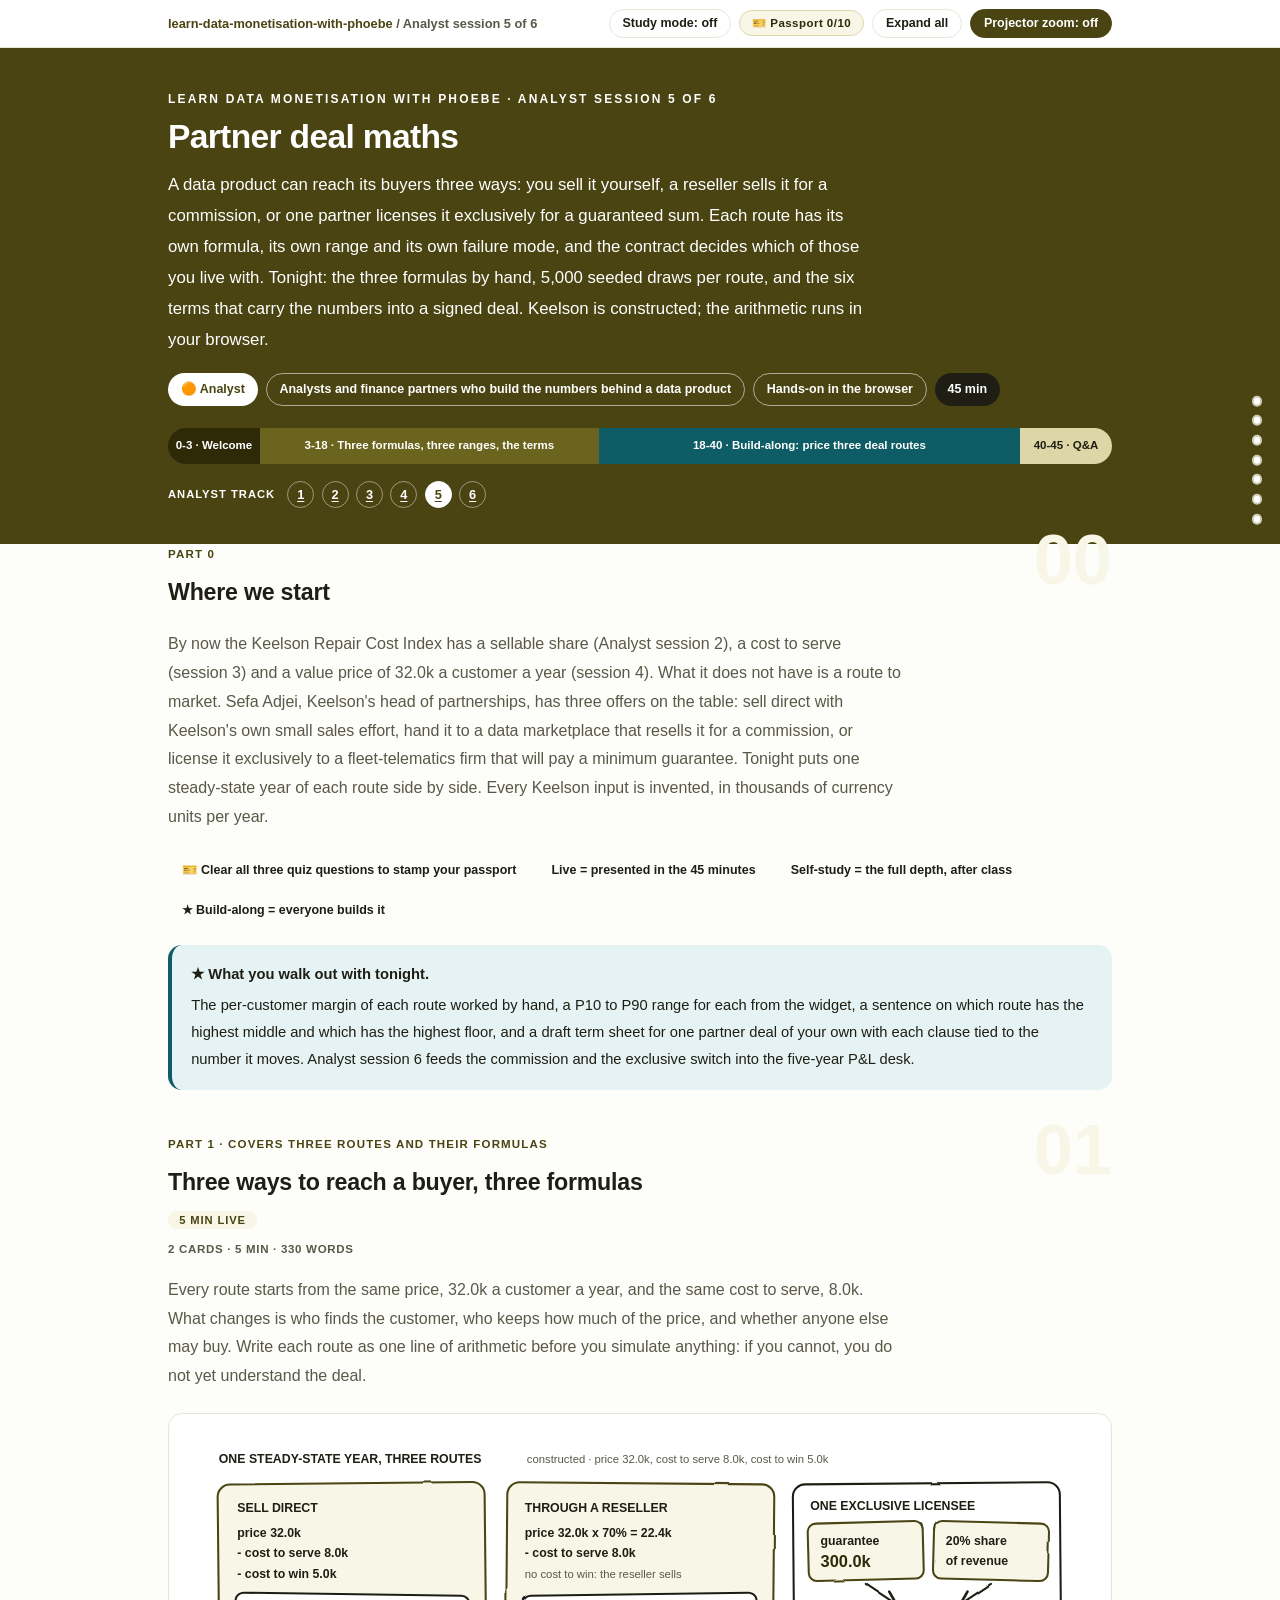
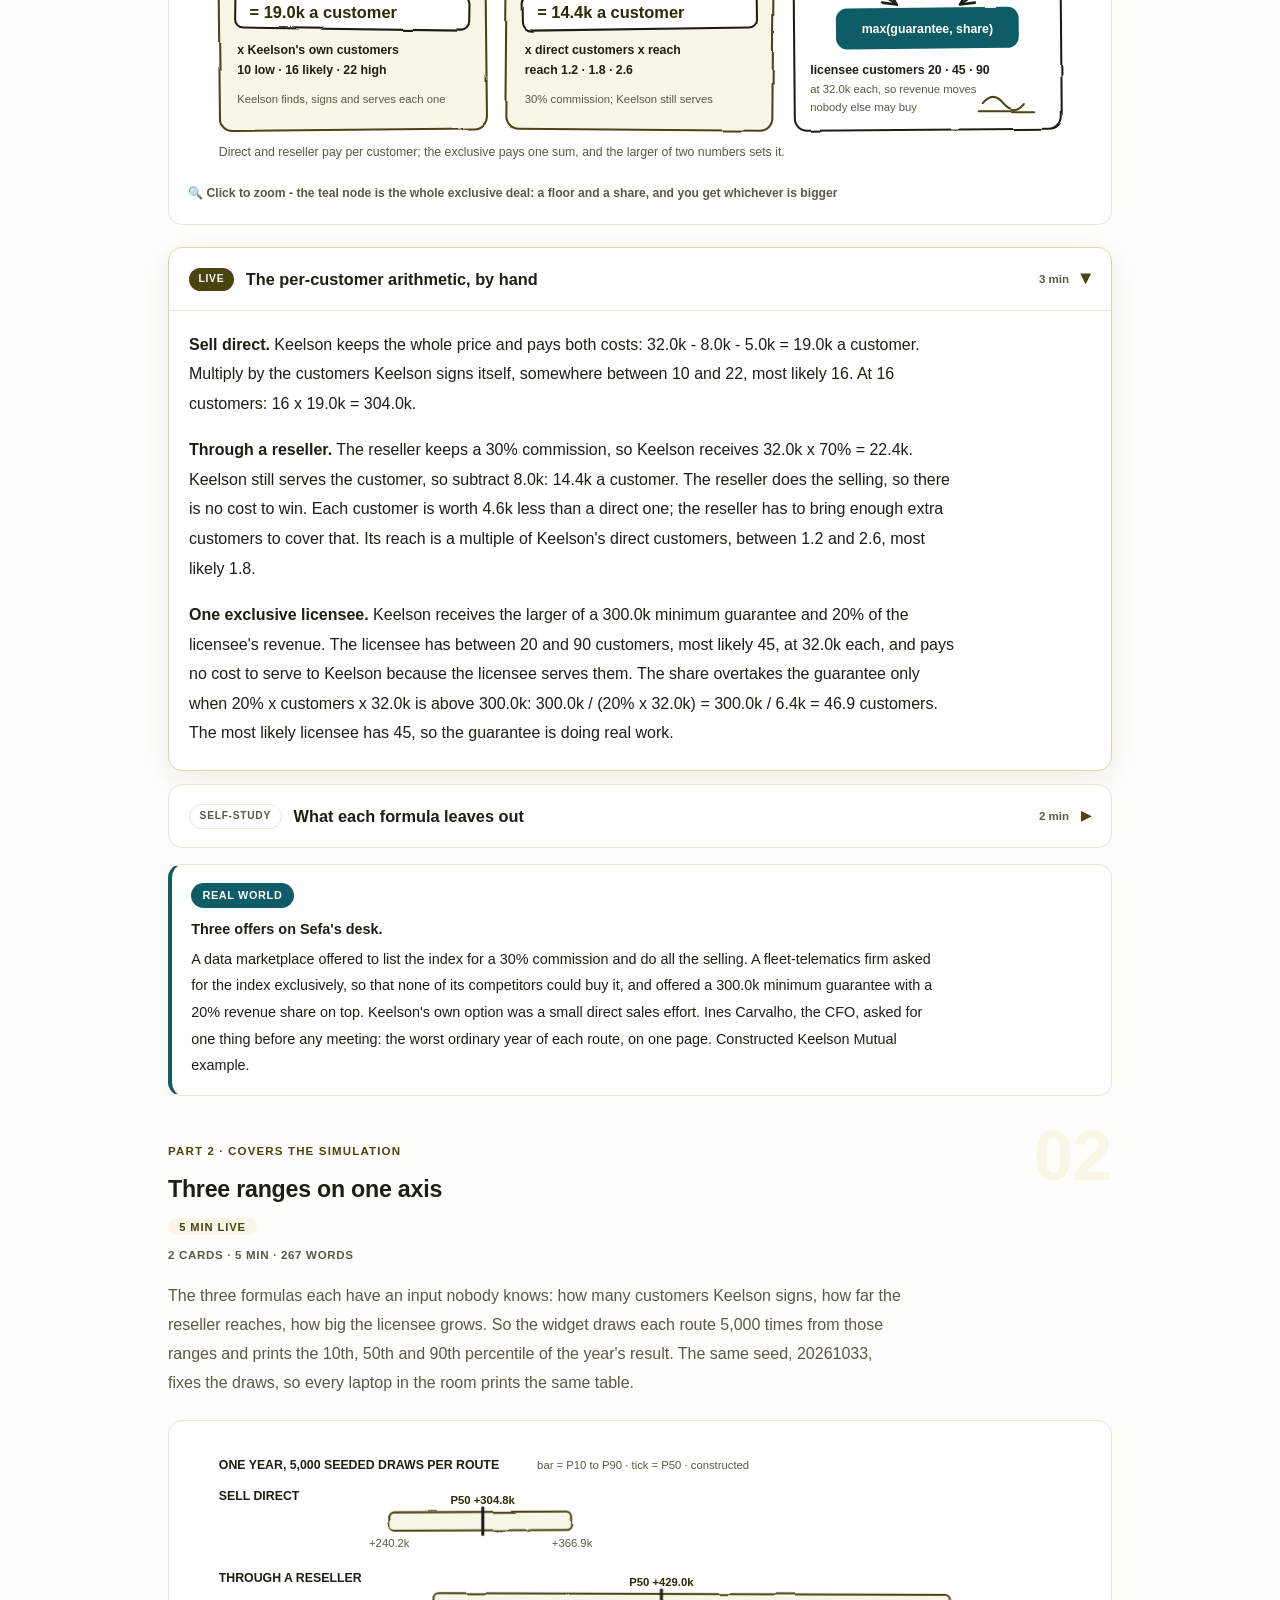
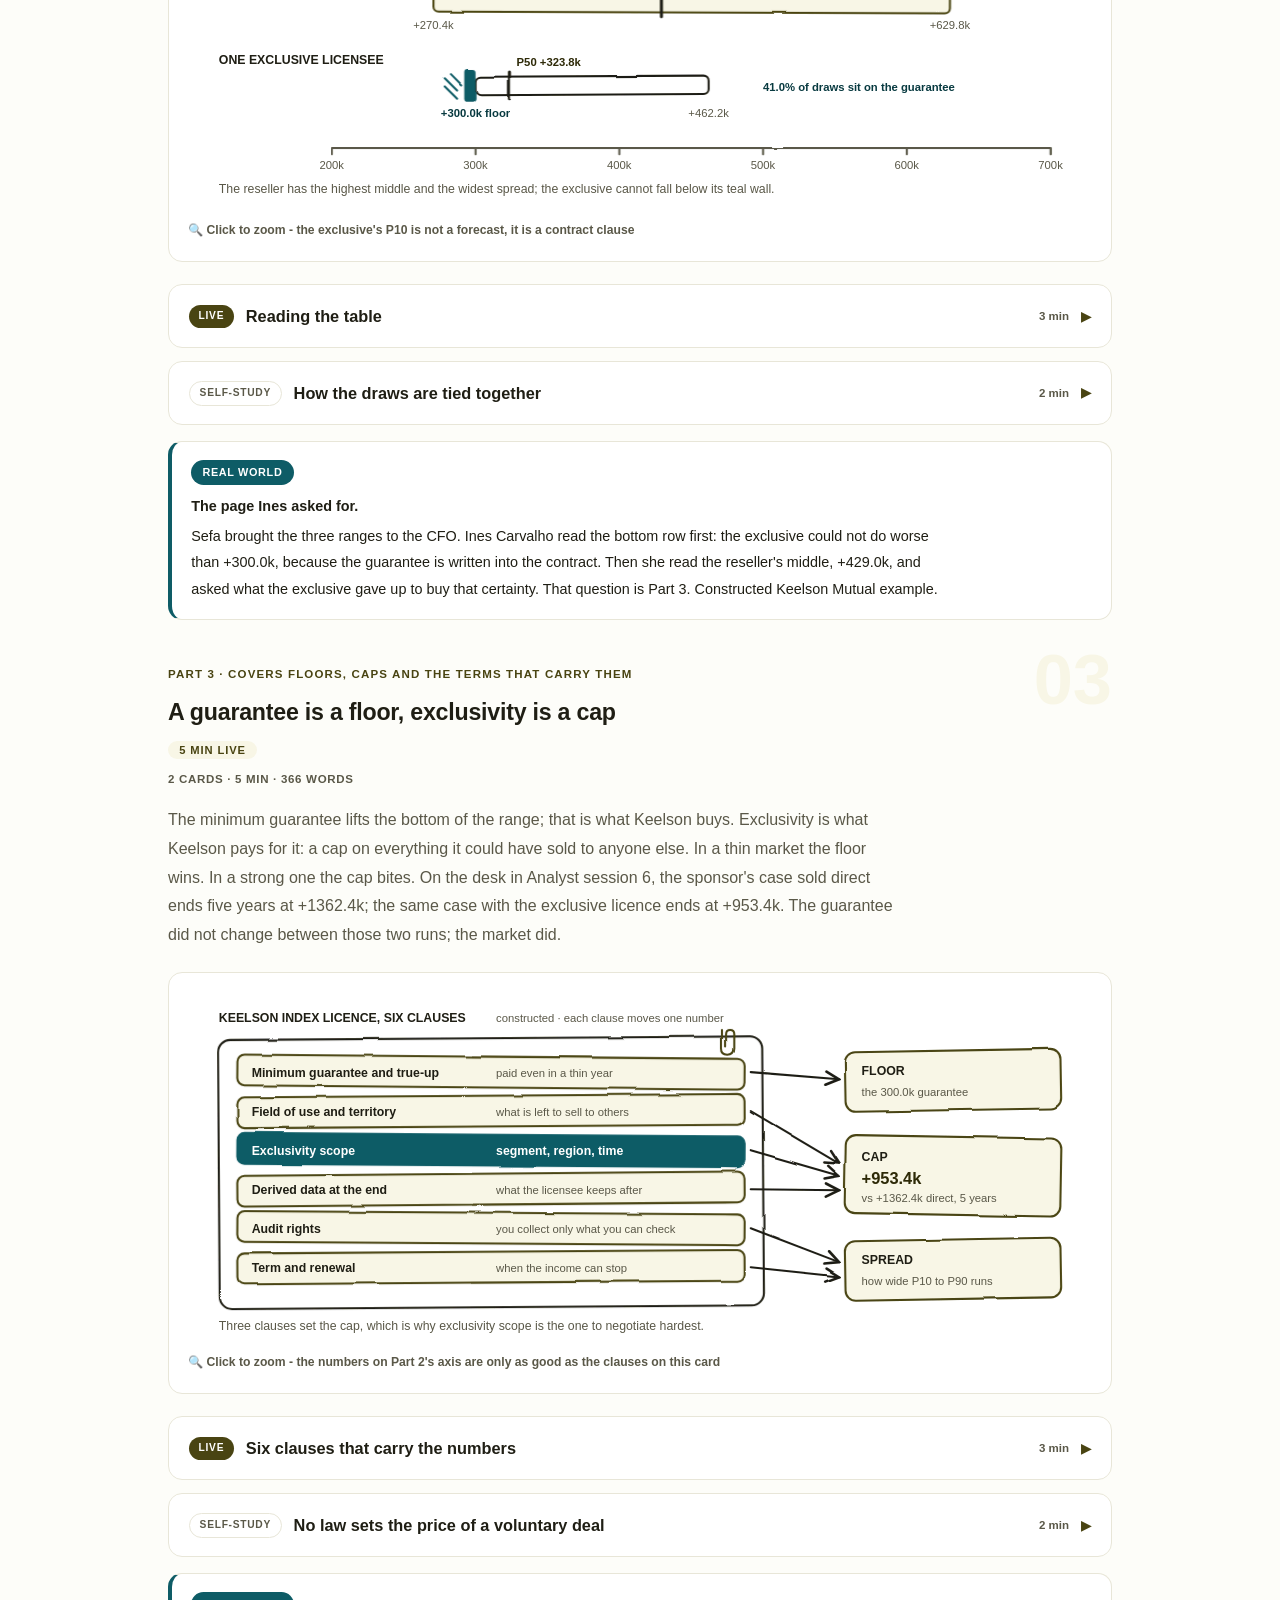
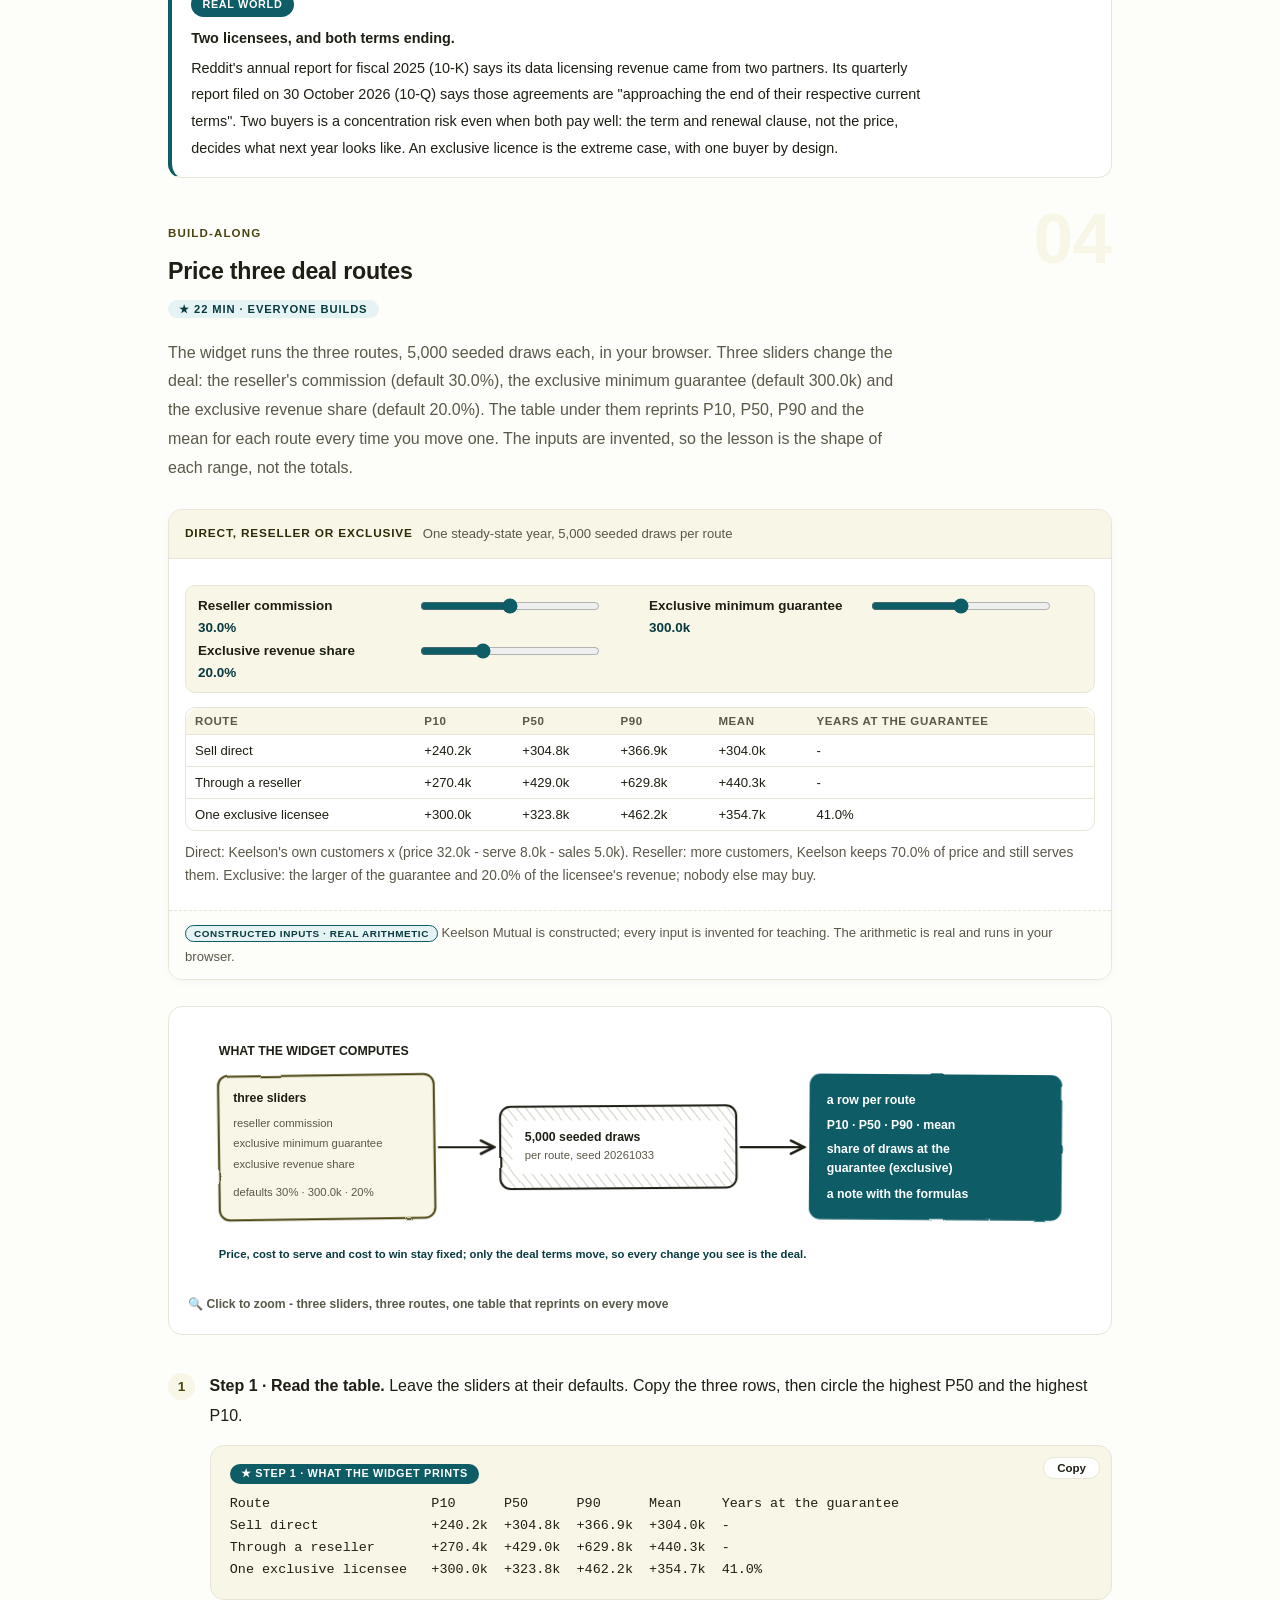
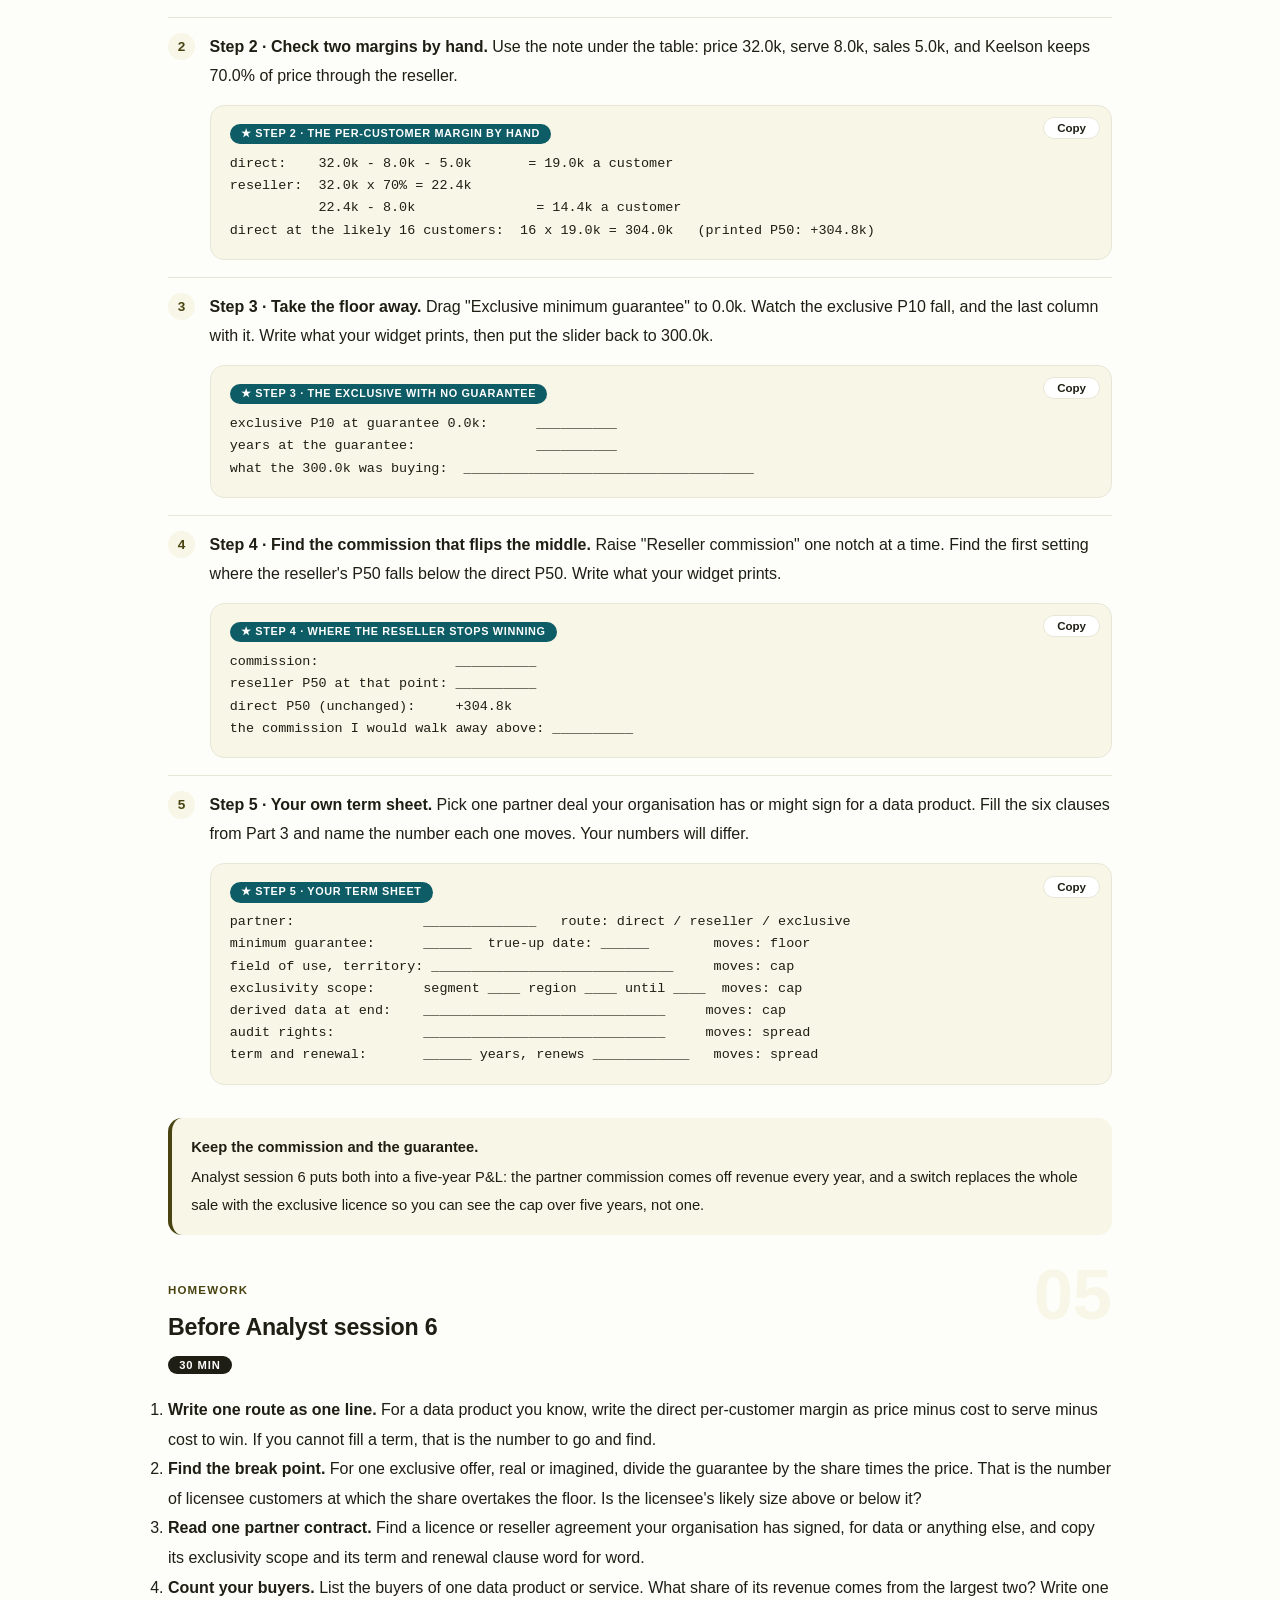
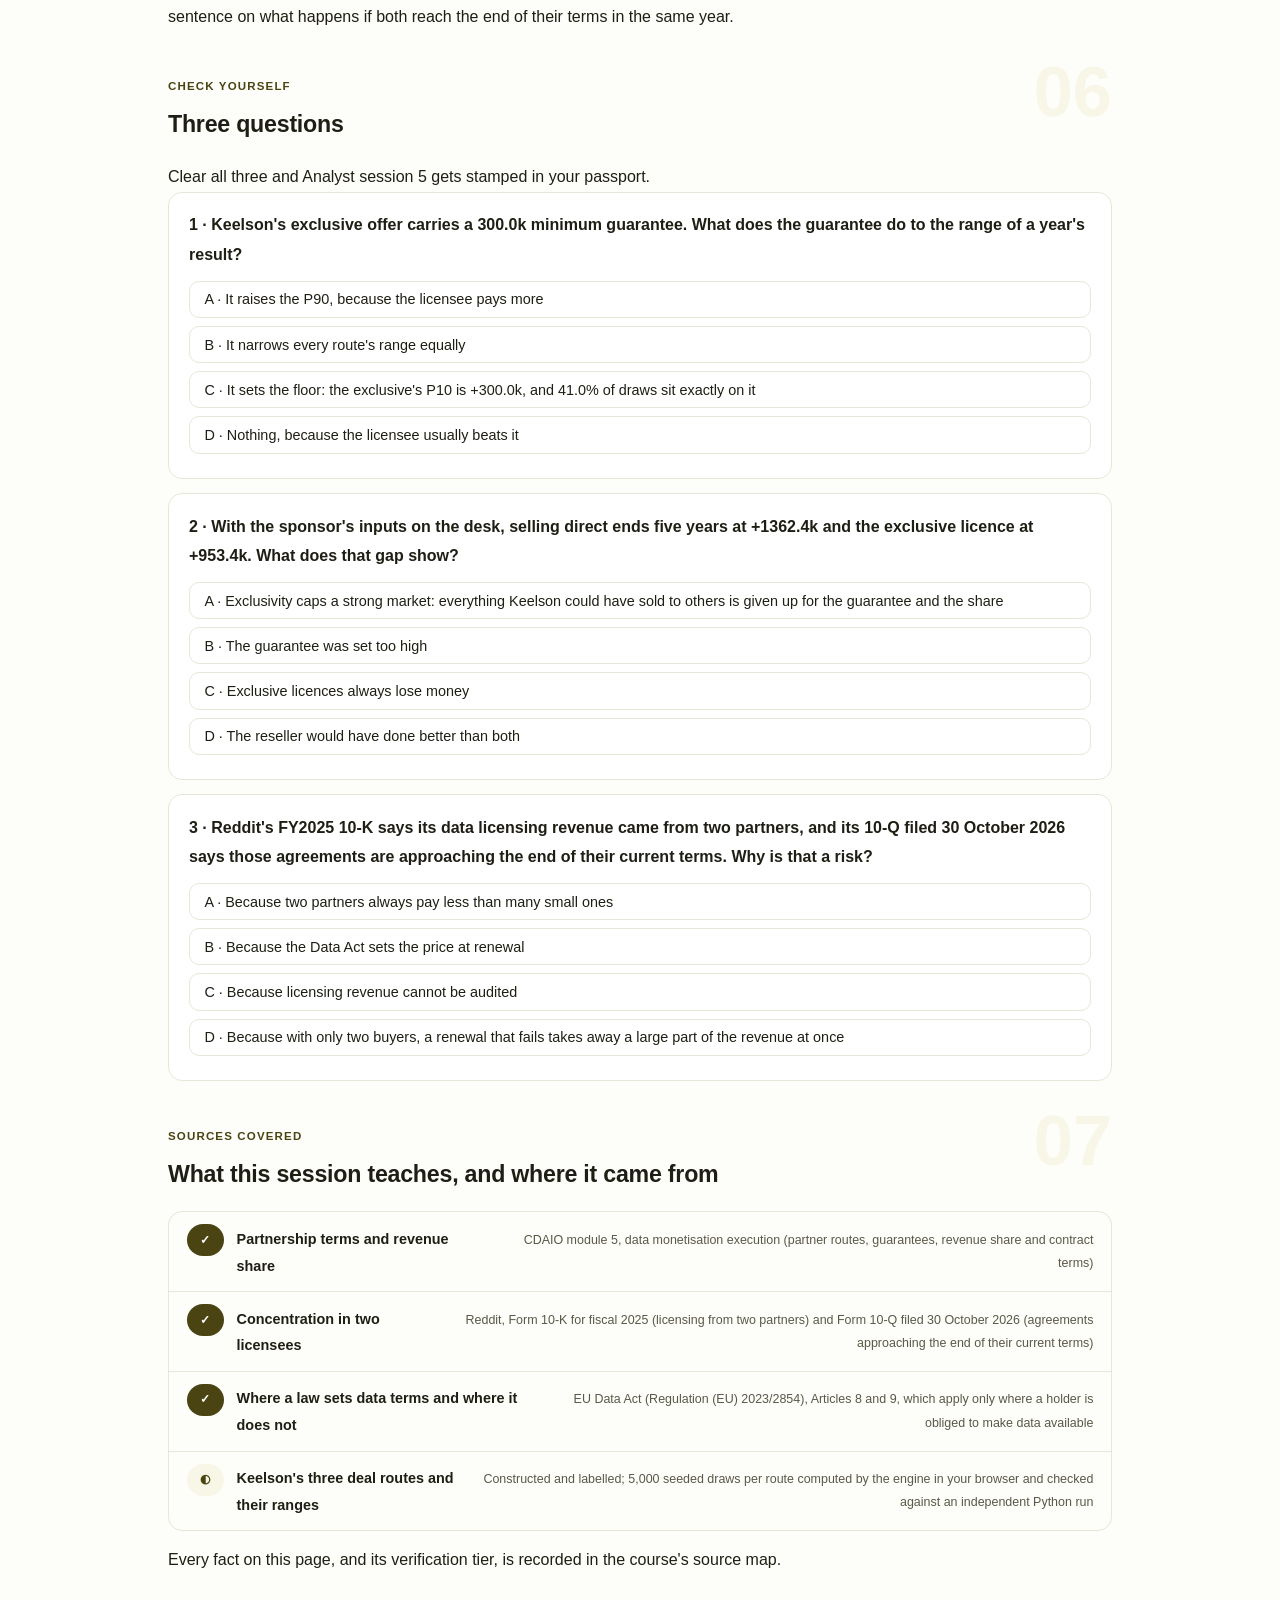
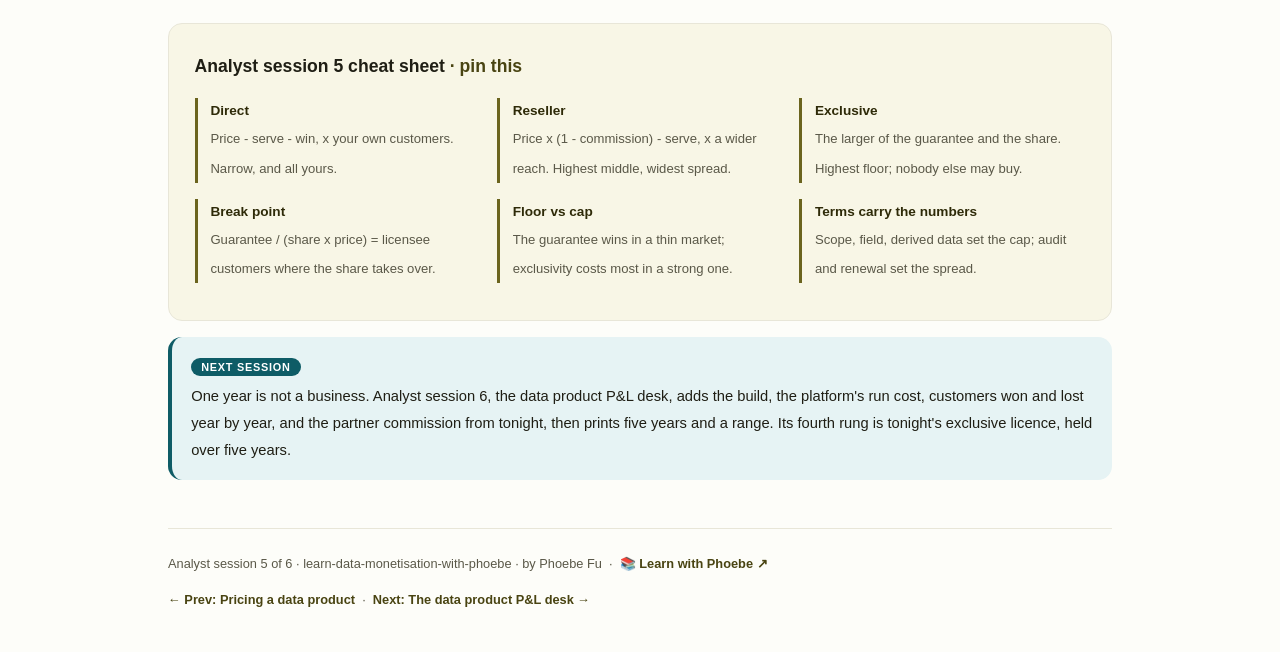
<file: courses/a5-partner-deal-maths.html>
<!DOCTYPE html>
<html lang="en">
<head>
<meta charset="UTF-8">
<meta name="viewport" content="width=device-width, initial-scale=1.0">
<!-- social:start -->
<meta name="description" content="Analyst session 5 of 6. Partner deal maths: selling a data product direct, through a reseller, or to one exclusive licensee, with the per-customer formulas worked by hand, 5,000 seeded draws per route, and the contract terms that set the floor, the cap and the spread. Constructed Keelson Mutual case, computed in your browser.">
<meta property="og:type" content="article">
<meta property="og:site_name" content="Learn with Phoebe">
<meta property="og:title" content="Partner deal maths - learn data monetisation with phoebe">
<meta property="og:description" content="Analyst session 5 of 6. Direct, reseller or exclusive licence: three formulas, three ranges, and the terms that carry them.">
<meta property="og:url" content="https://phoebefu6.github.io/learn-data-monetisation-with-phoebe/courses/a5-partner-deal-maths.html">
<meta property="og:image" content="https://phoebefu6.github.io/learn-data-monetisation-with-phoebe/assets/og-cover.png">
<meta property="og:image:width" content="1200">
<meta property="og:image:height" content="630">
<meta name="twitter:card" content="summary_large_image">
<meta name="twitter:title" content="Partner deal maths - learn data monetisation with phoebe">
<meta name="twitter:description" content="Analyst session 5 of 6. Three deal routes for one data product, simulated live.">
<meta name="twitter:image" content="https://phoebefu6.github.io/learn-data-monetisation-with-phoebe/assets/og-cover.png">
<!-- social:end -->
<title>Analyst session 5 · Partner deal maths - learn data monetisation with phoebe</title>
<link rel="stylesheet" href="../assets/style.css?v=1">
</head>
<body>

<div class="toolbar">
  <div class="wrap">
    <span class="crumb"><a href="../index.html">learn-data-monetisation-with-phoebe</a> / Analyst session 5 of 6</span>
    <button class="btn" id="toggle-all" type="button">Expand all</button>
    <button class="btn primary" id="zoom-toggle" type="button">Projector zoom: off</button>
  </div>
</div>

<header class="masthead">
  <div class="wrap">
    <div class="eyebrow">Learn Data Monetisation with Phoebe · Analyst session 5 of 6</div>
    <h1>Partner <span class="accent">deal maths</span></h1>
    <p class="sub">A data product can reach its buyers three ways: you sell it yourself, a reseller sells it for a commission, or one partner licenses it exclusively for a guaranteed sum. Each route has its own formula, its own range and its own failure mode, and the contract decides which of those you live with. Tonight: the three formulas by hand, 5,000 seeded draws per route, and the six terms that carry the numbers into a signed deal. Keelson is constructed; the arithmetic runs in your browser.</p>
    <div class="chip-row">
      <span class="chip level">🟠 Analyst</span>
      <span class="chip audience">Analysts and finance partners who build the numbers behind a data product</span>
      <span class="chip audience">Hands-on in the browser</span>
      <span class="chip time">45 min</span>
    </div>
    <div class="agenda">
      <span class="a1" style="flex:1">0-3 · Welcome</span>
      <span class="a2" style="flex:4">3-18 · Three formulas, three ranges, the terms</span>
      <span class="a3" style="flex:5">18-40 · Build-along: price three deal routes</span>
      <span class="a4" style="flex:1">40-45 · Q&amp;A</span>
    </div>
  </div>
</header>

<main class="wrap">

  <section class="section" id="intro">
    <div class="section-kicker">
      <span class="klabel">Part 0</span>
      <h2>Where we start</h2>
    </div>
    <p class="lede">By now the Keelson Repair Cost Index has a sellable share (Analyst session 2), a cost to serve (session 3) and a value price of 32.0k a customer a year (session 4). What it does not have is a route to market. Sefa Adjei, Keelson's head of partnerships, has three offers on the table: sell direct with Keelson's own small sales effort, hand it to a data marketplace that resells it for a commission, or license it exclusively to a fleet-telematics firm that will pay a minimum guarantee. Tonight puts one steady-state year of each route side by side. Every Keelson input is invented, in thousands of currency units per year.</p>

    <div class="legend">
      <span class="pill">🎫 Clear all three quiz questions to stamp your passport</span>
      <span class="pill">Live = presented in the 45 minutes</span>
      <span class="pill">Self-study = the full depth, after class</span>
      <span class="pill">★ Build-along = everyone builds it</span>
    </div>

    <div class="callout win">
      <p><strong>★ What you walk out with tonight.</strong> The per-customer margin of each route worked by hand, a P10 to P90 range for each from the widget, a sentence on which route has the highest middle and which has the highest floor, and a draft term sheet for one partner deal of your own with each clause tied to the number it moves. Analyst session 6 feeds the commission and the exclusive switch into the five-year P&amp;L desk.</p>
    </div>
  </section>

  <section class="section" id="part-1">
    <div class="section-kicker">
      <span class="klabel">Part 1 · covers three routes and their formulas</span>
      <h2>Three ways to reach a buyer, three formulas</h2>
      <span class="tag concept">5 min live</span>
    </div>
    <p class="lede">Every route starts from the same price, 32.0k a customer a year, and the same cost to serve, 8.0k. What changes is who finds the customer, who keeps how much of the price, and whether anyone else may buy. Write each route as one line of arithmetic before you simulate anything: if you cannot, you do not yet understand the deal.</p>

    <figure class="zoomable">
      <svg viewBox="0 0 880 330" xmlns="http://www.w3.org/2000/svg" role="img" aria-label="Three hand-drawn formula strips side by side. Sell direct: price 32.0 thousand minus cost to serve 8.0 thousand minus cost to win 5.0 thousand equals 19.0 thousand a customer, times Keelson's own customers, 10 low, 16 likely, 22 high. Through a reseller: 32.0 thousand times 70 percent is 22.4 thousand, minus 8.0 thousand cost to serve, equals 14.4 thousand a customer, times direct customers times a reach of 1.2, 1.8 or 2.6. One exclusive licensee: a 300.0 thousand guarantee and a 20 percent share of licensee revenue both feed a node that takes the larger of the two, filled in teal; licensee customers 20, 45 or 90 at 32.0 thousand each, and nobody else may buy.">
        <defs>
          <filter id="a5aSk" x="-3%" y="-3%" width="106%" height="106%"><feTurbulence type="fractalNoise" baseFrequency="0.02" numOctaves="2" seed="51" result="n"/><feDisplacementMap in="SourceGraphic" in2="n" scale="2.4" xChannelSelector="R" yChannelSelector="G"/></filter>
          <pattern id="a5aHc" patternUnits="userSpaceOnUse" width="7" height="7" patternTransform="rotate(-38)"><line x1="0" y1="0" x2="0" y2="7" stroke="#494412" stroke-width="1" opacity=".5"/></pattern>
          <marker id="a5aAr" viewBox="0 0 10 10" refX="9" refY="5" markerWidth="8" markerHeight="8" orient="auto"><path d="M1 1 L9 5 L1 9" fill="none" stroke="#1F1E14" stroke-width="1.6" stroke-linecap="round"/></marker>
        </defs>
        <style>
          .a5aH { font: 800 12px Inter, sans-serif; fill: #1F1E14; }
          .a5aL { font: 600 12px Inter, sans-serif; fill: #1F1E14; }
          .a5aS { font: 400 11px Inter, sans-serif; fill: #5A5848; }
          .a5aV { font: 800 16px Inter, sans-serif; fill: #2E2A08; }
          .a5aW { font: 800 12px Inter, sans-serif; fill: #FFFFFF; }
          .a5aN { font: 400 12px Inter, sans-serif; fill: #5A5848; }
        </style>

        <text class="a5aH" x="30" y="28">ONE STEADY-STATE YEAR, THREE ROUTES</text>
        <text class="a5aS" x="330" y="28">constructed · price 32.0k, cost to serve 8.0k, cost to win 5.0k</text>

        <g filter="url(#a5aSk)" fill="none" stroke="#1F1E14" stroke-width="2" stroke-linecap="round" stroke-linejoin="round">
          <rect x="30" y="48" width="260" height="240" rx="12" transform="rotate(-0.6 160 168)" fill="#F8F6E6" stroke="#494412"/>
          <rect x="310" y="48" width="260" height="240" rx="12" transform="rotate(0.5 440 168)" fill="#F8F6E6" stroke="#494412"/>
          <rect x="590" y="48" width="260" height="240" rx="12" transform="rotate(-0.5 720 168)" fill="#FFFFFF"/>
          <rect x="46" y="156" width="228" height="34" rx="8" transform="rotate(0.8 160 173)" fill="#FFFFFF"/>
          <rect x="326" y="156" width="228" height="34" rx="8" transform="rotate(-0.8 440 173)" fill="#FFFFFF"/>
          <rect x="604" y="86" width="112" height="56" rx="8" transform="rotate(-1.5 660 114)" fill="#F8F6E6" stroke="#494412"/>
          <rect x="726" y="86" width="112" height="56" rx="8" transform="rotate(1.5 782 114)" fill="#F8F6E6" stroke="#494412"/>
          <path d="M660 146 L690 166" marker-end="url(#a5aAr)"/>
          <path d="M782 146 L752 166" marker-end="url(#a5aAr)"/>
          <rect x="632" y="170" width="176" height="38" rx="10" transform="rotate(-0.6 720 189)" fill="#0E5C66" stroke="#0E5C66"/>
          <!-- doodle: a signature squiggle on the licence -->
          <path d="M774 262 Q784 250 794 262 T814 262 M770 270 L824 270" stroke="#494412"/>
        </g>

        <text class="a5aH" x="48" y="76">SELL DIRECT</text>
        <text class="a5aL" x="48" y="100">price 32.0k</text>
        <text class="a5aL" x="48" y="120">- cost to serve 8.0k</text>
        <text class="a5aL" x="48" y="140">- cost to win 5.0k</text>
        <text class="a5aV" x="60" y="179">= 19.0k a customer</text>
        <text class="a5aL" x="48" y="214">x Keelson's own customers</text>
        <text class="a5aL" x="48" y="234">10 low · 16 likely · 22 high</text>
        <text class="a5aS" x="48" y="262">Keelson finds, signs and serves each one</text>

        <text class="a5aH" x="328" y="76">THROUGH A RESELLER</text>
        <text class="a5aL" x="328" y="100">price 32.0k x 70% = 22.4k</text>
        <text class="a5aL" x="328" y="120">- cost to serve 8.0k</text>
        <text class="a5aS" x="328" y="140">no cost to win: the reseller sells</text>
        <text class="a5aV" x="340" y="179">= 14.4k a customer</text>
        <text class="a5aL" x="328" y="214">x direct customers x reach</text>
        <text class="a5aL" x="328" y="234">reach 1.2 · 1.8 · 2.6</text>
        <text class="a5aS" x="328" y="262">30% commission; Keelson still serves</text>

        <text class="a5aH" x="606" y="74">ONE EXCLUSIVE LICENSEE</text>
        <text class="a5aL" x="616" y="108">guarantee</text>
        <text class="a5aV" x="616" y="130">300.0k</text>
        <text class="a5aL" x="738" y="108">20% share</text>
        <text class="a5aL" x="738" y="128">of revenue</text>
        <text class="a5aW" x="720" y="194" text-anchor="middle">max(guarantee, share)</text>
        <text class="a5aL" x="606" y="234">licensee customers 20 · 45 · 90</text>
        <text class="a5aS" x="606" y="252">at 32.0k each, so revenue moves</text>
        <text class="a5aS" x="606" y="270">nobody else may buy</text>

        <text class="a5aN" x="30" y="314">Direct and reseller pay per customer; the exclusive pays one sum, and the larger of two numbers sets it.</text>
      </svg>
      <figcaption>🔍 Click to zoom - the teal node is the whole exclusive deal: a floor and a share, and you get whichever is bigger</figcaption>
    </figure>

    <details class="card" open>
      <summary><span class="mode live">Live</span>The per-customer arithmetic, by hand<span class="mini">3 min</span><span class="caret">▶</span></summary>
      <div class="body">
        <p><strong>Sell direct.</strong> Keelson keeps the whole price and pays both costs: 32.0k - 8.0k - 5.0k = 19.0k a customer. Multiply by the customers Keelson signs itself, somewhere between 10 and 22, most likely 16. At 16 customers: 16 x 19.0k = 304.0k.</p>
        <p><strong>Through a reseller.</strong> The reseller keeps a 30% commission, so Keelson receives 32.0k x 70% = 22.4k. Keelson still serves the customer, so subtract 8.0k: 14.4k a customer. The reseller does the selling, so there is no cost to win. Each customer is worth 4.6k less than a direct one; the reseller has to bring enough extra customers to cover that. Its reach is a multiple of Keelson's direct customers, between 1.2 and 2.6, most likely 1.8.</p>
        <p><strong>One exclusive licensee.</strong> Keelson receives the larger of a 300.0k minimum guarantee and 20% of the licensee's revenue. The licensee has between 20 and 90 customers, most likely 45, at 32.0k each, and pays no cost to serve to Keelson because the licensee serves them. The share overtakes the guarantee only when 20% x customers x 32.0k is above 300.0k: 300.0k / (20% x 32.0k) = 300.0k / 6.4k = 46.9 customers. The most likely licensee has 45, so the guarantee is doing real work.</p>
      </div>
    </details>

    <details class="card">
      <summary><span class="mode self">Self-study</span>What each formula leaves out<span class="mini">2 min</span><span class="caret">▶</span></summary>
      <div class="body">
        <p>These are one steady-state year, with no build cost, no platform run cost and no years of ramp-up. Those belong to the five-year desk in Analyst session 6, which adds them back. Tonight the question is narrower: once the product exists, which route turns it into the most money a year, and how sure can you be?</p>
        <p>Two simplifications to say out loud. The reseller sells at Keelson's list price; real marketplaces sometimes discount, which moves the 22.4k. And the exclusive route assumes the licensee charges its own customers the same 32.0k; a licensee who bundles the index into a bigger product may charge more or less, and your share moves with it. The contract terms in Part 3 are how you pin those down.</p>
      </div>
    </details>

    <div class="callout example">
      <span class="ex-pill">Real world</span>
      <p><strong>Three offers on Sefa's desk.</strong> A data marketplace offered to list the index for a 30% commission and do all the selling. A fleet-telematics firm asked for the index exclusively, so that none of its competitors could buy it, and offered a 300.0k minimum guarantee with a 20% revenue share on top. Keelson's own option was a small direct sales effort. Ines Carvalho, the CFO, asked for one thing before any meeting: the worst ordinary year of each route, on one page. Constructed Keelson Mutual example.</p>
    </div>
  </section>

  <section class="section" id="part-2">
    <div class="section-kicker">
      <span class="klabel">Part 2 · covers the simulation</span>
      <h2>Three ranges on one axis</h2>
      <span class="tag concept">5 min live</span>
    </div>
    <p class="lede">The three formulas each have an input nobody knows: how many customers Keelson signs, how far the reseller reaches, how big the licensee grows. So the widget draws each route 5,000 times from those ranges and prints the 10th, 50th and 90th percentile of the year's result. The same seed, 20261033, fixes the draws, so every laptop in the room prints the same table.</p>

    <figure class="zoomable">
      <svg viewBox="0 0 880 360" xmlns="http://www.w3.org/2000/svg" role="img" aria-label="Three hand-drawn range bars on one axis from 200 to 700 thousand, each from P10 to P90 with a tick at P50. Sell direct runs from plus 240.2 to plus 366.9 thousand, P50 plus 304.8. Through a reseller runs from plus 270.4 to plus 629.8 thousand, P50 plus 429.0, the widest bar. One exclusive licensee runs from plus 300.0 to plus 462.2 thousand, P50 plus 323.8, with a teal wall at 300.0 thousand marking the guarantee as a floor; 41.0 percent of draws sit on it.">
        <defs>
          <filter id="a5bSk" x="-3%" y="-3%" width="106%" height="106%"><feTurbulence type="fractalNoise" baseFrequency="0.02" numOctaves="2" seed="53" result="n"/><feDisplacementMap in="SourceGraphic" in2="n" scale="2.4" xChannelSelector="R" yChannelSelector="G"/></filter>
          <pattern id="a5bHc" patternUnits="userSpaceOnUse" width="7" height="7" patternTransform="rotate(-38)"><line x1="0" y1="0" x2="0" y2="7" stroke="#494412" stroke-width="1" opacity=".5"/></pattern>
          <marker id="a5bAr" viewBox="0 0 10 10" refX="9" refY="5" markerWidth="8" markerHeight="8" orient="auto"><path d="M1 1 L9 5 L1 9" fill="none" stroke="#1F1E14" stroke-width="1.6" stroke-linecap="round"/></marker>
        </defs>
        <style>
          .a5bH { font: 800 12px Inter, sans-serif; fill: #1F1E14; }
          .a5bL { font: 600 12px Inter, sans-serif; fill: #1F1E14; }
          .a5bS { font: 400 11px Inter, sans-serif; fill: #5A5848; }
          .a5bA { font: 700 11px Inter, sans-serif; fill: #2E2A08; }
          .a5bB { font: 800 11px Inter, sans-serif; fill: #083A40; }
          .a5bN { font: 400 12px Inter, sans-serif; fill: #5A5848; }
        </style>

        <text class="a5bH" x="30" y="28">ONE YEAR, 5,000 SEEDED DRAWS PER ROUTE</text>
        <text class="a5bS" x="340" y="28">bar = P10 to P90 · tick = P50 · constructed</text>

        <g filter="url(#a5bSk)" fill="none" stroke="#1F1E14" stroke-width="2" stroke-linecap="round" stroke-linejoin="round">
          <path d="M140 300 L840 300 M140 300 L140 306 M280 300 L280 306 M420 300 L420 306 M560 300 L560 306 M700 300 L700 306 M840 300 L840 306" stroke="#5A5848"/>
          <rect x="196" y="70" width="178" height="18" rx="5" transform="rotate(-0.3 285 79)" fill="#F8F6E6" stroke="#494412"/>
          <path d="M287 66 L287 92" stroke-width="3"/>
          <rect x="239" y="150" width="503" height="18" rx="5" transform="rotate(0.2 490 159)" fill="#F8F6E6" stroke="#494412"/>
          <path d="M461 146 L461 172" stroke-width="3"/>
          <rect x="280" y="230" width="227" height="18" rx="5" transform="rotate(-0.3 393 239)" fill="#FFFFFF"/>
          <path d="M313 226 L313 252" stroke-width="3"/>
          <rect x="270" y="224" width="9" height="30" rx="2" fill="#0E5C66" stroke="#0E5C66"/>
          <!-- doodle: ground hatching under the floor -->
          <path d="M250 232 L262 244 M250 240 L262 252 M256 228 L266 238" stroke="#0E5C66"/>
        </g>

        <text class="a5bH" x="30" y="58">SELL DIRECT</text>
        <text class="a5bA" x="287" y="62" text-anchor="middle">P50 +304.8k</text>
        <text class="a5bS" x="196" y="104" text-anchor="middle">+240.2k</text>
        <text class="a5bS" x="374" y="104" text-anchor="middle">+366.9k</text>

        <text class="a5bH" x="30" y="138">THROUGH A RESELLER</text>
        <text class="a5bA" x="461" y="142" text-anchor="middle">P50 +429.0k</text>
        <text class="a5bS" x="239" y="184" text-anchor="middle">+270.4k</text>
        <text class="a5bS" x="742" y="184" text-anchor="middle">+629.8k</text>

        <text class="a5bH" x="30" y="218">ONE EXCLUSIVE LICENSEE</text>
        <text class="a5bA" x="320" y="220">P50 +323.8k</text>
        <text class="a5bB" x="280" y="270" text-anchor="middle">+300.0k floor</text>
        <text class="a5bS" x="507" y="270" text-anchor="middle">+462.2k</text>
        <text class="a5bB" x="560" y="244">41.0% of draws sit on the guarantee</text>

        <text class="a5bS" x="140" y="320" text-anchor="middle">200k</text>
        <text class="a5bS" x="280" y="320" text-anchor="middle">300k</text>
        <text class="a5bS" x="420" y="320" text-anchor="middle">400k</text>
        <text class="a5bS" x="560" y="320" text-anchor="middle">500k</text>
        <text class="a5bS" x="700" y="320" text-anchor="middle">600k</text>
        <text class="a5bS" x="840" y="320" text-anchor="middle">700k</text>

        <text class="a5bN" x="30" y="344">The reseller has the highest middle and the widest spread; the exclusive cannot fall below its teal wall.</text>
      </svg>
      <figcaption>🔍 Click to zoom - the exclusive's P10 is not a forecast, it is a contract clause</figcaption>
    </figure>

    <details class="card">
      <summary><span class="mode live">Live</span>Reading the table<span class="mini">3 min</span><span class="caret">▶</span></summary>
      <div class="body">
        <p><strong>Sell direct:</strong> P10 +240.2k, P50 +304.8k, P90 +366.9k, mean +304.0k. The narrowest range: Keelson controls every step and the only unknown is how many customers it signs.</p>
        <p><strong>Through a reseller:</strong> P10 +270.4k, P50 +429.0k, P90 +629.8k, mean +440.3k. The highest middle and the widest spread. Even its P10 sits above the direct P10.</p>
        <p><strong>One exclusive licensee:</strong> P10 +300.0k, P50 +323.8k, P90 +462.2k, mean +354.7k, at the guarantee in 41.0% of draws. The highest floor, and the floor is exactly the guarantee. In four draws out of ten the licensee is small enough that the guarantee is what Keelson gets.</p>
        <p>So the answer depends on the question. "Which route earns most in a typical year?" The reseller. "Which route can we least afford to see go badly?" The exclusive has the best bad year. A CFO and a head of partnerships can both be right about the same table.</p>
      </div>
    </details>

    <details class="card">
      <summary><span class="mode self">Self-study</span>How the draws are tied together<span class="mini">2 min</span><span class="caret">▶</span></summary>
      <div class="body">
        <p>Each draw is one random number that sets every uncertain input of a route at once. In the reseller route that means a draw with few direct customers also has a short reach: the two move together, which is a strong assumption and makes the reseller's spread wider than if they were independent. Each input is drawn from a triangular range (low, most likely, high), the simplest honest shape when you have three numbers and no data.</p>
        <p>The method itself, why a range beats a single number, what P10 and P90 mean to a funder, and why a fixed seed matters, is taught in Business Cases &amp; ROI, <a href="https://phoebefu6.github.io/learn-business-cases-roi-with-phoebe/courses/a5-the-range-and-the-option-to-wait.html">Analyst session 5 ↗</a>. Use it here; do not rebuild it.</p>
      </div>
    </details>

    <div class="callout example">
      <span class="ex-pill">Real world</span>
      <p><strong>The page Ines asked for.</strong> Sefa brought the three ranges to the CFO. Ines Carvalho read the bottom row first: the exclusive could not do worse than +300.0k, because the guarantee is written into the contract. Then she read the reseller's middle, +429.0k, and asked what the exclusive gave up to buy that certainty. That question is Part 3. Constructed Keelson Mutual example.</p>
    </div>
  </section>

  <section class="section" id="part-3">
    <div class="section-kicker">
      <span class="klabel">Part 3 · covers floors, caps and the terms that carry them</span>
      <h2>A guarantee is a floor, exclusivity is a cap</h2>
      <span class="tag concept">5 min live</span>
    </div>
    <p class="lede">The minimum guarantee lifts the bottom of the range; that is what Keelson buys. Exclusivity is what Keelson pays for it: a cap on everything it could have sold to anyone else. In a thin market the floor wins. In a strong one the cap bites. On the desk in Analyst session 6, the sponsor's case sold direct ends five years at +1362.4k; the same case with the exclusive licence ends at +953.4k. The guarantee did not change between those two runs; the market did.</p>

    <figure class="zoomable">
      <svg viewBox="0 0 880 340" xmlns="http://www.w3.org/2000/svg" role="img" aria-label="A hand-drawn term sheet card with six clauses, each with an arrow to the number it moves. Minimum guarantee and true-up moves the floor, 300.0 thousand. Field of use and territory, exclusivity scope and derived data at the end move the cap, shown as plus 953.4 thousand against plus 1,362.4 thousand over five years in the sponsor's case. Audit rights and term and renewal move the spread. Exclusivity scope is filled in teal.">
        <defs>
          <filter id="a5cSk" x="-3%" y="-3%" width="106%" height="106%"><feTurbulence type="fractalNoise" baseFrequency="0.02" numOctaves="2" seed="57" result="n"/><feDisplacementMap in="SourceGraphic" in2="n" scale="2.4" xChannelSelector="R" yChannelSelector="G"/></filter>
          <pattern id="a5cHc" patternUnits="userSpaceOnUse" width="7" height="7" patternTransform="rotate(-38)"><line x1="0" y1="0" x2="0" y2="7" stroke="#494412" stroke-width="1" opacity=".5"/></pattern>
          <marker id="a5cAr" viewBox="0 0 10 10" refX="9" refY="5" markerWidth="8" markerHeight="8" orient="auto"><path d="M1 1 L9 5 L1 9" fill="none" stroke="#1F1E14" stroke-width="1.6" stroke-linecap="round"/></marker>
        </defs>
        <style>
          .a5cH { font: 800 12px Inter, sans-serif; fill: #1F1E14; }
          .a5cL { font: 600 12px Inter, sans-serif; fill: #1F1E14; }
          .a5cS { font: 400 11px Inter, sans-serif; fill: #5A5848; }
          .a5cV { font: 800 16px Inter, sans-serif; fill: #2E2A08; }
          .a5cW { font: 800 12px Inter, sans-serif; fill: #FFFFFF; }
          .a5cN { font: 400 12px Inter, sans-serif; fill: #5A5848; }
        </style>

        <text class="a5cH" x="30" y="28">KEELSON INDEX LICENCE, SIX CLAUSES</text>
        <text class="a5cS" x="300" y="28">constructed · each clause moves one number</text>

        <g filter="url(#a5cSk)" fill="none" stroke="#1F1E14" stroke-width="2" stroke-linecap="round" stroke-linejoin="round">
          <rect x="30" y="44" width="530" height="262" rx="12" transform="rotate(-0.4 295 175)" fill="#FFFFFF"/>
          <rect x="48" y="62" width="494" height="30" rx="7" transform="rotate(0.5 295 77)" fill="#F8F6E6" stroke="#494412"/>
          <rect x="48" y="100" width="494" height="30" rx="7" transform="rotate(-0.4 295 115)" fill="#F8F6E6" stroke="#494412"/>
          <rect x="48" y="138" width="494" height="30" rx="7" transform="rotate(0.4 295 153)" fill="#0E5C66" stroke="#0E5C66"/>
          <rect x="48" y="176" width="494" height="30" rx="7" transform="rotate(-0.5 295 191)" fill="#F8F6E6" stroke="#494412"/>
          <rect x="48" y="214" width="494" height="30" rx="7" transform="rotate(0.4 295 229)" fill="#F8F6E6" stroke="#494412"/>
          <rect x="48" y="252" width="494" height="30" rx="7" transform="rotate(-0.4 295 267)" fill="#F8F6E6" stroke="#494412"/>
          <rect x="640" y="56" width="210" height="58" rx="10" transform="rotate(-1 745 85)" fill="#F8F6E6" stroke="#494412"/>
          <rect x="640" y="140" width="210" height="76" rx="10" transform="rotate(1 745 178)" fill="#F8F6E6" stroke="#494412"/>
          <rect x="640" y="240" width="210" height="58" rx="10" transform="rotate(-1 745 269)" fill="#F8F6E6" stroke="#494412"/>
          <path d="M548 77 L634 84" marker-end="url(#a5cAr)"/>
          <path d="M548 115 L634 166" marker-end="url(#a5cAr)"/>
          <path d="M548 153 L634 178" marker-end="url(#a5cAr)"/>
          <path d="M548 191 L634 192" marker-end="url(#a5cAr)"/>
          <path d="M548 229 L634 262" marker-end="url(#a5cAr)"/>
          <path d="M548 267 L634 276" marker-end="url(#a5cAr)"/>
          <!-- doodle: a paperclip on the card -->
          <path d="M520 36 L520 54 Q520 60 526 60 Q532 60 532 54 L532 40 Q532 36 528 36 Q524 36 524 40 L524 52" stroke="#494412"/>
        </g>

        <text class="a5cL" x="62" y="82">Minimum guarantee and true-up</text>
        <text class="a5cS" x="300" y="82">paid even in a thin year</text>
        <text class="a5cL" x="62" y="120">Field of use and territory</text>
        <text class="a5cS" x="300" y="120">what is left to sell to others</text>
        <text class="a5cW" x="62" y="158">Exclusivity scope</text>
        <text class="a5cW" x="300" y="158">segment, region, time</text>
        <text class="a5cL" x="62" y="196">Derived data at the end</text>
        <text class="a5cS" x="300" y="196">what the licensee keeps after</text>
        <text class="a5cL" x="62" y="234">Audit rights</text>
        <text class="a5cS" x="300" y="234">you collect only what you can check</text>
        <text class="a5cL" x="62" y="272">Term and renewal</text>
        <text class="a5cS" x="300" y="272">when the income can stop</text>

        <text class="a5cH" x="656" y="80">FLOOR</text>
        <text class="a5cS" x="656" y="100">the 300.0k guarantee</text>
        <text class="a5cH" x="656" y="164">CAP</text>
        <text class="a5cV" x="656" y="186">+953.4k</text>
        <text class="a5cS" x="656" y="204">vs +1362.4k direct, 5 years</text>
        <text class="a5cH" x="656" y="264">SPREAD</text>
        <text class="a5cS" x="656" y="284">how wide P10 to P90 runs</text>

        <text class="a5cN" x="30" y="328">Three clauses set the cap, which is why exclusivity scope is the one to negotiate hardest.</text>
      </svg>
      <figcaption>🔍 Click to zoom - the numbers on Part 2's axis are only as good as the clauses on this card</figcaption>
    </figure>

    <details class="card">
      <summary><span class="mode live">Live</span>Six clauses that carry the numbers<span class="mini">3 min</span><span class="caret">▶</span></summary>
      <div class="body">
        <p><strong>Minimum guarantee and true-up.</strong> The guarantee is the floor; the true-up is how the share above it gets paid, and when. Without a true-up date, a share that beats the guarantee can arrive late or not at all.</p>
        <p><strong>Field of use and territory.</strong> What the licensee may use the index for, and where. A narrow field leaves Keelson free to sell the same index to repair networks or parts makers outside it.</p>
        <p><strong>Exclusivity scope.</strong> Exclusive against whom: one segment (fleet operators), one region, for a fixed time. "Exclusive" with no scope is a cap on the whole market forever. This is the clause that decides whether +953.4k or +1362.4k is closer to your future.</p>
        <p><strong>Derived data at the end.</strong> What happens to models, tables and products the licensee built from the index when the licence ends. If they keep them, the licensee no longer needs to renew, and the cap reaches past the term.</p>
        <p><strong>Audit rights.</strong> A revenue share is only as large as the revenue you can verify. The right to inspect the licensee's customer counts and invoices is what makes the 20% real.</p>
        <p><strong>Term and renewal.</strong> How long, how it renews, and who may walk away. The range in Part 2 is one year; the end of a term is when the whole of it can stop.</p>
      </div>
    </details>

    <details class="card">
      <summary><span class="mode self">Self-study</span>No law sets the price of a voluntary deal<span class="mini">2 min</span><span class="caret">▶</span></summary>
      <div class="body">
        <p>The EU Data Act (Regulation (EU) 2023/2854), which applies from 12 September 2025 with some parts staggered into 2026 and 2027, has rules on terms and price in Articles 8 and 9: fair, reasonable and non-discriminatory terms, and reasonable compensation that "may include a margin". Those articles apply only where a data holder is obliged by law to make data available. Keelson licensing its index to a partner it chose is a voluntary deal, so the price, the guarantee and the share are whatever the two sides negotiate. Do not cite Articles 8 and 9 as a pricing rule for a voluntary licence.</p>
        <p>What still applies is everything Analyst session 2 settled: the index may only contain what Keelson may lawfully pass on, and the licence chain carries that limit into the partner's contract. The field of use clause is where the inbound limits become outbound ones.</p>
      </div>
    </details>

    <div class="callout example">
      <span class="ex-pill">Real world</span>
      <p><strong>Two licensees, and both terms ending.</strong> Reddit's annual report for fiscal 2025 (10-K) says its data licensing revenue came from two partners. Its quarterly report filed on 30 October 2026 (10-Q) says those agreements are "approaching the end of their respective current terms". Two buyers is a concentration risk even when both pay well: the term and renewal clause, not the price, decides what next year looks like. An exclusive licence is the extreme case, with one buyer by design.</p>
    </div>
  </section>

  <section class="section" id="demo-1">
    <div class="section-kicker">
      <span class="klabel">Build-along</span>
      <h2>Price three deal routes</h2>
      <span class="tag demo">★ 22 min · everyone builds</span>
    </div>
    <p class="lede">The widget runs the three routes, 5,000 seeded draws each, in your browser. Three sliders change the deal: the reseller's commission (default 30.0%), the exclusive minimum guarantee (default 300.0k) and the exclusive revenue share (default 20.0%). The table under them reprints P10, P50, P90 and the mean for each route every time you move one. The inputs are invented, so the lesson is the shape of each range, not the totals.</p>

    <div class="dmx-widget" data-mode="deal"></div>

    <figure class="zoomable">
      <svg viewBox="0 0 880 250" xmlns="http://www.w3.org/2000/svg" role="img" aria-label="A hand-drawn map of the widget. Three sliders, reseller commission, exclusive minimum guarantee and exclusive revenue share, feed the three routes with their constructed ranges. The engine runs 5,000 seeded draws per route and prints a table with P10, P50, P90 and mean for each route, plus the share of draws at the guarantee for the exclusive, and a note restating the three formulas. The table box is filled in teal.">
        <defs>
          <filter id="a5dSk" x="-3%" y="-3%" width="106%" height="106%"><feTurbulence type="fractalNoise" baseFrequency="0.02" numOctaves="2" seed="59" result="n"/><feDisplacementMap in="SourceGraphic" in2="n" scale="2.4" xChannelSelector="R" yChannelSelector="G"/></filter>
          <pattern id="a5dHc" patternUnits="userSpaceOnUse" width="7" height="7" patternTransform="rotate(-38)"><line x1="0" y1="0" x2="0" y2="7" stroke="#494412" stroke-width="1" opacity=".5"/></pattern>
          <marker id="a5dAr" viewBox="0 0 10 10" refX="9" refY="5" markerWidth="8" markerHeight="8" orient="auto"><path d="M1 1 L9 5 L1 9" fill="none" stroke="#1F1E14" stroke-width="1.6" stroke-linecap="round"/></marker>
        </defs>
        <style>
          .a5dH { font: 800 12px Inter, sans-serif; fill: #1F1E14; }
          .a5dL { font: 600 12px Inter, sans-serif; fill: #1F1E14; }
          .a5dS { font: 400 11px Inter, sans-serif; fill: #5A5848; }
          .a5dB { font: 800 11px Inter, sans-serif; fill: #083A40; }
          .a5dW { font: 800 12px Inter, sans-serif; fill: #FFFFFF; }
        </style>

        <text class="a5dH" x="30" y="28">WHAT THE WIDGET COMPUTES</text>

        <g filter="url(#a5dSk)" fill="none" stroke="#1F1E14" stroke-width="2" stroke-linecap="round" stroke-linejoin="round">
          <rect x="30" y="48" width="210" height="140" rx="10" transform="rotate(-0.8 135 118)" fill="#F8F6E6" stroke="#494412"/>
          <path d="M244 118 L298 118" marker-end="url(#a5dAr)"/>
          <rect x="304" y="78" width="230" height="80" rx="10" transform="rotate(-0.4 419 118)" fill="url(#a5dHc)"/>
          <path d="M538 118 L600 118" marker-end="url(#a5dAr)"/>
          <rect x="606" y="48" width="244" height="140" rx="10" transform="rotate(0.4 728 118)" fill="#0E5C66" stroke="#0E5C66"/>
        </g>

        <rect x="316" y="92" width="206" height="52" rx="6" fill="#FFFFFF"/>

        <text class="a5dL" x="44" y="74">three sliders</text>
        <text class="a5dS" x="44" y="98">reseller commission</text>
        <text class="a5dS" x="44" y="118">exclusive minimum guarantee</text>
        <text class="a5dS" x="44" y="138">exclusive revenue share</text>
        <text class="a5dS" x="44" y="166">defaults 30% · 300.0k · 20%</text>
        <text class="a5dL" x="328" y="112">5,000 seeded draws</text>
        <text class="a5dS" x="328" y="130">per route, seed 20261033</text>
        <text class="a5dW" x="622" y="76">a row per route</text>
        <text class="a5dW" x="622" y="100">P10 · P50 · P90 · mean</text>
        <text class="a5dW" x="622" y="124">share of draws at the</text>
        <text class="a5dW" x="622" y="142">guarantee (exclusive)</text>
        <text class="a5dW" x="622" y="168">a note with the formulas</text>

        <text class="a5dB" x="30" y="226">Price, cost to serve and cost to win stay fixed; only the deal terms move, so every change you see is the deal.</text>
      </svg>
      <figcaption>🔍 Click to zoom - three sliders, three routes, one table that reprints on every move</figcaption>
    </figure>

    <div class="steps">
      <div class="step">
        <p><strong>Step 1 · Read the table.</strong> Leave the sliders at their defaults. Copy the three rows, then circle the highest P50 and the highest P10.</p>
        <div class="prompt-box good"><span class="label">★ Step 1 · what the widget prints</span>Route                    P10      P50      P90      Mean     Years at the guarantee
Sell direct              +240.2k  +304.8k  +366.9k  +304.0k  -
Through a reseller       +270.4k  +429.0k  +629.8k  +440.3k  -
One exclusive licensee   +300.0k  +323.8k  +462.2k  +354.7k  41.0%</div>
      </div>
      <div class="step">
        <p><strong>Step 2 · Check two margins by hand.</strong> Use the note under the table: price 32.0k, serve 8.0k, sales 5.0k, and Keelson keeps 70.0% of price through the reseller.</p>
        <div class="prompt-box good"><span class="label">★ Step 2 · the per-customer margin by hand</span>direct:    32.0k - 8.0k - 5.0k       = 19.0k a customer
reseller:  32.0k x 70% = 22.4k
           22.4k - 8.0k               = 14.4k a customer
direct at the likely 16 customers:  16 x 19.0k = 304.0k   (printed P50: +304.8k)</div>
      </div>
      <div class="step">
        <p><strong>Step 3 · Take the floor away.</strong> Drag "Exclusive minimum guarantee" to 0.0k. Watch the exclusive P10 fall, and the last column with it. Write what your widget prints, then put the slider back to 300.0k.</p>
        <div class="prompt-box good"><span class="label">★ Step 3 · the exclusive with no guarantee</span>exclusive P10 at guarantee 0.0k:      __________
years at the guarantee:               __________
what the 300.0k was buying:  ____________________________________</div>
      </div>
      <div class="step">
        <p><strong>Step 4 · Find the commission that flips the middle.</strong> Raise "Reseller commission" one notch at a time. Find the first setting where the reseller's P50 falls below the direct P50. Write what your widget prints.</p>
        <div class="prompt-box good"><span class="label">★ Step 4 · where the reseller stops winning</span>commission:                 __________
reseller P50 at that point: __________
direct P50 (unchanged):     +304.8k
the commission I would walk away above: __________</div>
      </div>
      <div class="step">
        <p><strong>Step 5 · Your own term sheet.</strong> Pick one partner deal your organisation has or might sign for a data product. Fill the six clauses from Part 3 and name the number each one moves. Your numbers will differ.</p>
        <div class="prompt-box good"><span class="label">★ Step 5 · your term sheet</span>partner:                ______________   route: direct / reseller / exclusive
minimum guarantee:      ______  true-up date: ______        moves: floor
field of use, territory: ______________________________     moves: cap
exclusivity scope:      segment ____ region ____ until ____  moves: cap
derived data at end:    ______________________________     moves: cap
audit rights:           ______________________________     moves: spread
term and renewal:       ______ years, renews ____________   moves: spread</div>
      </div>
    </div>

    <div class="callout tip">
      <p><strong>Keep the commission and the guarantee.</strong> Analyst session 6 puts both into a five-year P&amp;L: the partner commission comes off revenue every year, and a switch replaces the whole sale with the exclusive licence so you can see the cap over five years, not one.</p>
    </div>
  </section>

  <section class="section" id="exercise">
    <div class="section-kicker">
      <span class="klabel">Homework</span>
      <h2>Before Analyst session 6</h2>
      <span class="tag exercise">30 min</span>
    </div>
    <ol>
      <li><strong>Write one route as one line.</strong> For a data product you know, write the direct per-customer margin as price minus cost to serve minus cost to win. If you cannot fill a term, that is the number to go and find.</li>
      <li><strong>Find the break point.</strong> For one exclusive offer, real or imagined, divide the guarantee by the share times the price. That is the number of licensee customers at which the share overtakes the floor. Is the licensee's likely size above or below it?</li>
      <li><strong>Read one partner contract.</strong> Find a licence or reseller agreement your organisation has signed, for data or anything else, and copy its exclusivity scope and its term and renewal clause word for word.</li>
      <li><strong>Count your buyers.</strong> List the buyers of one data product or service. What share of its revenue comes from the largest two? Write one sentence on what happens if both reach the end of their terms in the same year.</li>
    </ol>
  </section>

  <section class="section" id="quiz">
    <div class="section-kicker">
      <span class="klabel">Check yourself</span>
      <h2>Three questions</h2>
    </div>
    <p>Clear all three and Analyst session 5 gets stamped in your passport.</p>

    <div class="quiz-q" data-answer="2">
      <p class="qtext">1 · Keelson's exclusive offer carries a 300.0k minimum guarantee. What does the guarantee do to the range of a year's result?</p>
      <button class="qopt" type="button">A · It raises the P90, because the licensee pays more</button>
      <button class="qopt" type="button">B · It narrows every route's range equally</button>
      <button class="qopt" type="button">C · It sets the floor: the exclusive's P10 is +300.0k, and 41.0% of draws sit exactly on it</button>
      <button class="qopt" type="button">D · Nothing, because the licensee usually beats it</button>
      <p class="qwhy">The guarantee is a floor written into the contract. It lifts the bottom of the range and leaves the top to the revenue share.</p>
    </div>

    <div class="quiz-q" data-answer="0">
      <p class="qtext">2 · With the sponsor's inputs on the desk, selling direct ends five years at +1362.4k and the exclusive licence at +953.4k. What does that gap show?</p>
      <button class="qopt" type="button">A · Exclusivity caps a strong market: everything Keelson could have sold to others is given up for the guarantee and the share</button>
      <button class="qopt" type="button">B · The guarantee was set too high</button>
      <button class="qopt" type="button">C · Exclusive licences always lose money</button>
      <button class="qopt" type="button">D · The reseller would have done better than both</button>
      <p class="qwhy">The guarantee wins in a thin market and caps a strong one. In the sponsor's case the market is strong, so the cap costs more than the floor is worth.</p>
    </div>

    <div class="quiz-q" data-answer="3">
      <p class="qtext">3 · Reddit's FY2025 10-K says its data licensing revenue came from two partners, and its 10-Q filed 30 October 2026 says those agreements are approaching the end of their current terms. Why is that a risk?</p>
      <button class="qopt" type="button">A · Because two partners always pay less than many small ones</button>
      <button class="qopt" type="button">B · Because the Data Act sets the price at renewal</button>
      <button class="qopt" type="button">C · Because licensing revenue cannot be audited</button>
      <button class="qopt" type="button">D · Because with only two buyers, a renewal that fails takes away a large part of the revenue at once</button>
      <p class="qwhy">Concentration means the term and renewal clause carries most of the risk. An exclusive licence takes that to one buyer by design.</p>
    </div>

    <p class="quiz-score"></p>
  </section>

  <section class="section" id="official">
    <div class="section-kicker">
      <span class="klabel">Sources covered</span>
      <h2>What this session teaches, and where it came from</h2>
    </div>
    <div class="covered">
      <div class="covered-row"><span class="status pill solid">✓</span><span class="name">Partnership terms and revenue share</span><span class="note">CDAIO module 5, data monetisation execution (partner routes, guarantees, revenue share and contract terms)</span></div>
      <div class="covered-row"><span class="status pill solid">✓</span><span class="name">Concentration in two licensees</span><span class="note">Reddit, Form 10-K for fiscal 2025 (licensing from two partners) and Form 10-Q filed 30 October 2026 (agreements approaching the end of their current terms)</span></div>
      <div class="covered-row"><span class="status pill solid">✓</span><span class="name">Where a law sets data terms and where it does not</span><span class="note">EU Data Act (Regulation (EU) 2023/2854), Articles 8 and 9, which apply only where a holder is obliged to make data available</span></div>
      <div class="covered-row"><span class="status pill light">◐</span><span class="name">Keelson's three deal routes and their ranges</span><span class="note">Constructed and labelled; 5,000 seeded draws per route computed by the engine in your browser and checked against an independent Python run</span></div>
    </div>
    <p class="mono" style="margin-top:14px">Every fact on this page, and its verification tier, is recorded in the course's source map.</p>
  </section>

  <section class="cheat" id="cheatsheet">
    <h3>Analyst session 5 cheat sheet <span>· pin this</span></h3>
    <div class="grid-2">
      <div class="cheat-item"><b>Direct</b><span>Price - serve - win, x your own customers. Narrow, and all yours.</span></div>
      <div class="cheat-item"><b>Reseller</b><span>Price x (1 - commission) - serve, x a wider reach. Highest middle, widest spread.</span></div>
      <div class="cheat-item"><b>Exclusive</b><span>The larger of the guarantee and the share. Highest floor; nobody else may buy.</span></div>
      <div class="cheat-item"><b>Break point</b><span>Guarantee / (share x price) = licensee customers where the share takes over.</span></div>
      <div class="cheat-item"><b>Floor vs cap</b><span>The guarantee wins in a thin market; exclusivity costs most in a strong one.</span></div>
      <div class="cheat-item"><b>Terms carry the numbers</b><span>Scope, field, derived data set the cap; audit and renewal set the spread.</span></div>
    </div>
  </section>

  <div class="callout next">
    <span class="nx-pill">Next session</span>
    <p>One year is not a business. Analyst session 6, the data product P&amp;L desk, adds the build, the platform's run cost, customers won and lost year by year, and the partner commission from tonight, then prints five years and a range. Its fourth rung is tonight's exclusive licence, held over five years.</p>
  </div>

  <footer class="pagefoot">
    <span>Analyst session 5 of 6 · learn-data-monetisation-with-phoebe · by Phoebe Fu &nbsp;·&nbsp; 📚 <a href="https://phoebefu6.github.io/learn-with-phoebe/">Learn with Phoebe ↗</a></span>
    <span><a href="a4-pricing-a-data-product.html">← Prev: Pricing a data product</a> &nbsp;·&nbsp; <a href="a6-the-data-product-pl-desk.html">Next: The data product P&amp;L desk →</a></span>
  </footer>

</main>

<script src="../assets/dm-live.js?v=1"></script>
<script src="../assets/dm-bench.js?v=1"></script>
<script src="../assets/app.js?v=1"></script>
</body>
</html>
</file>
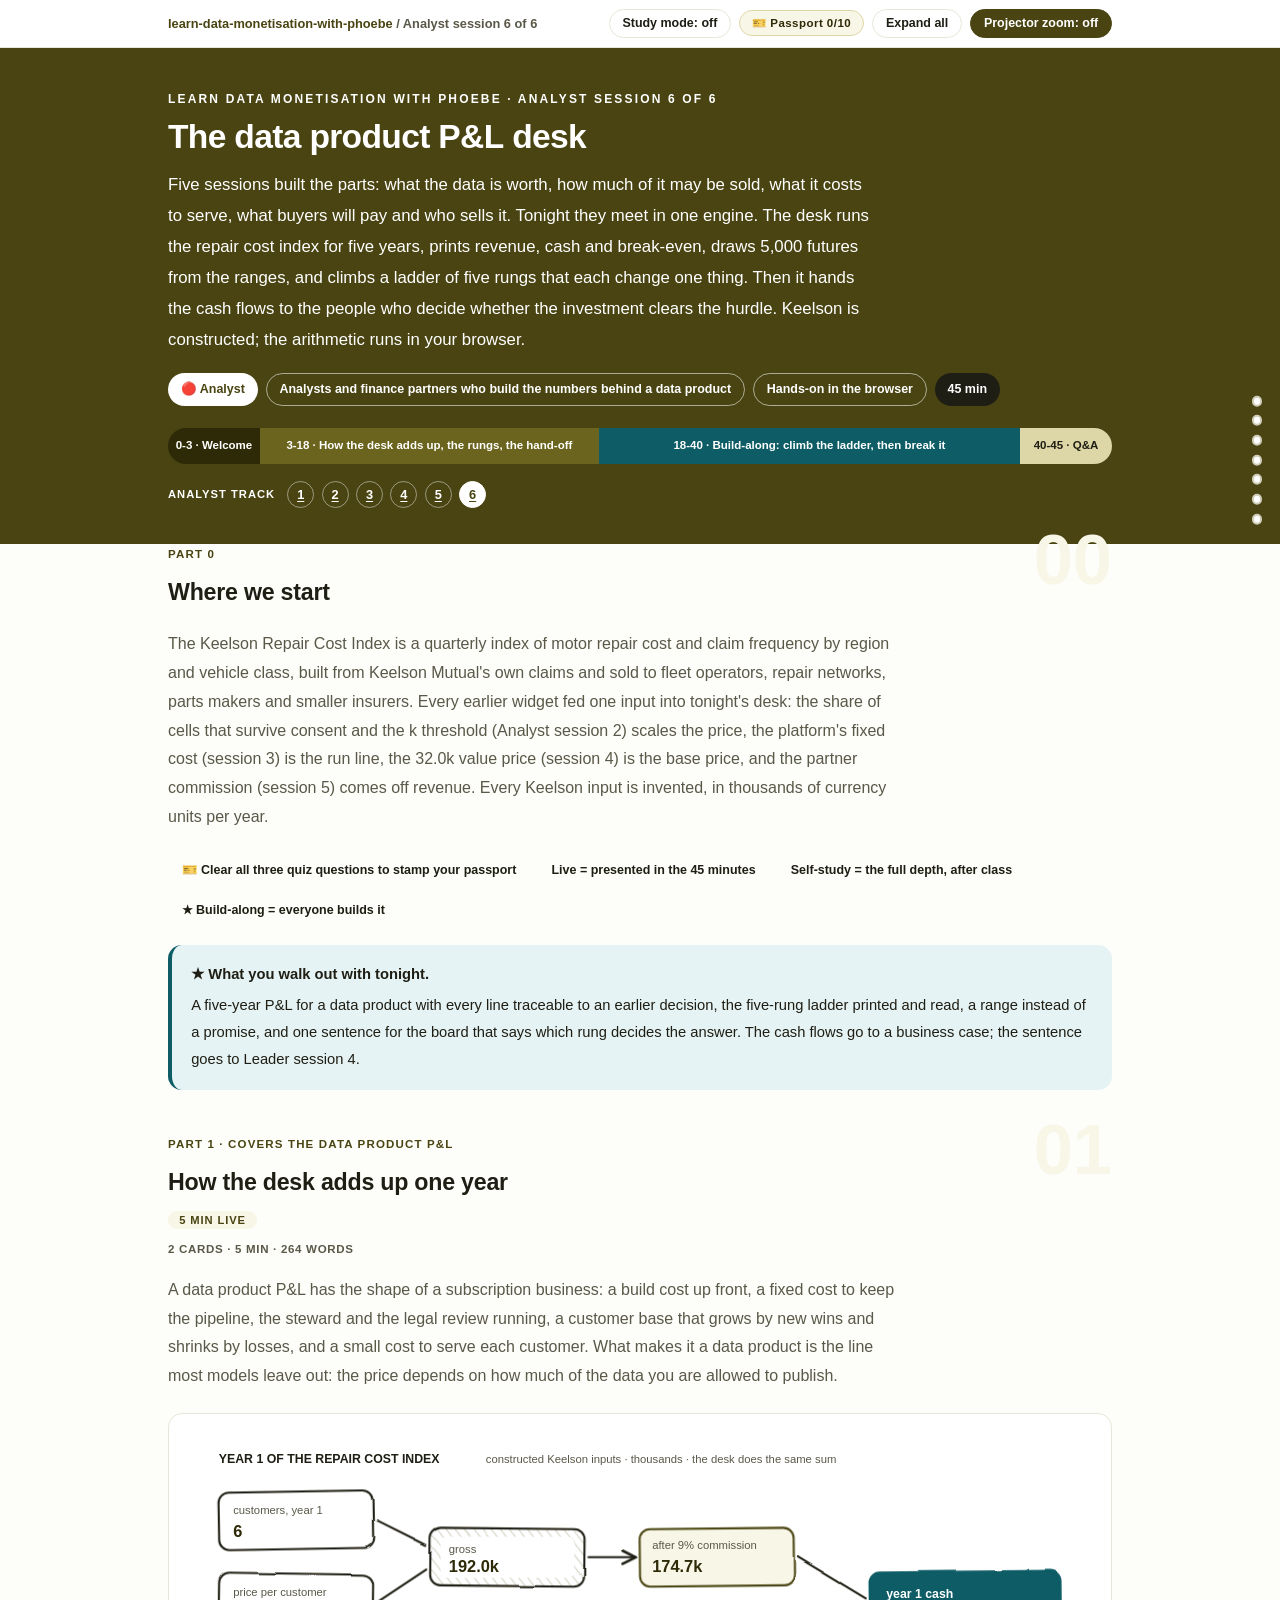
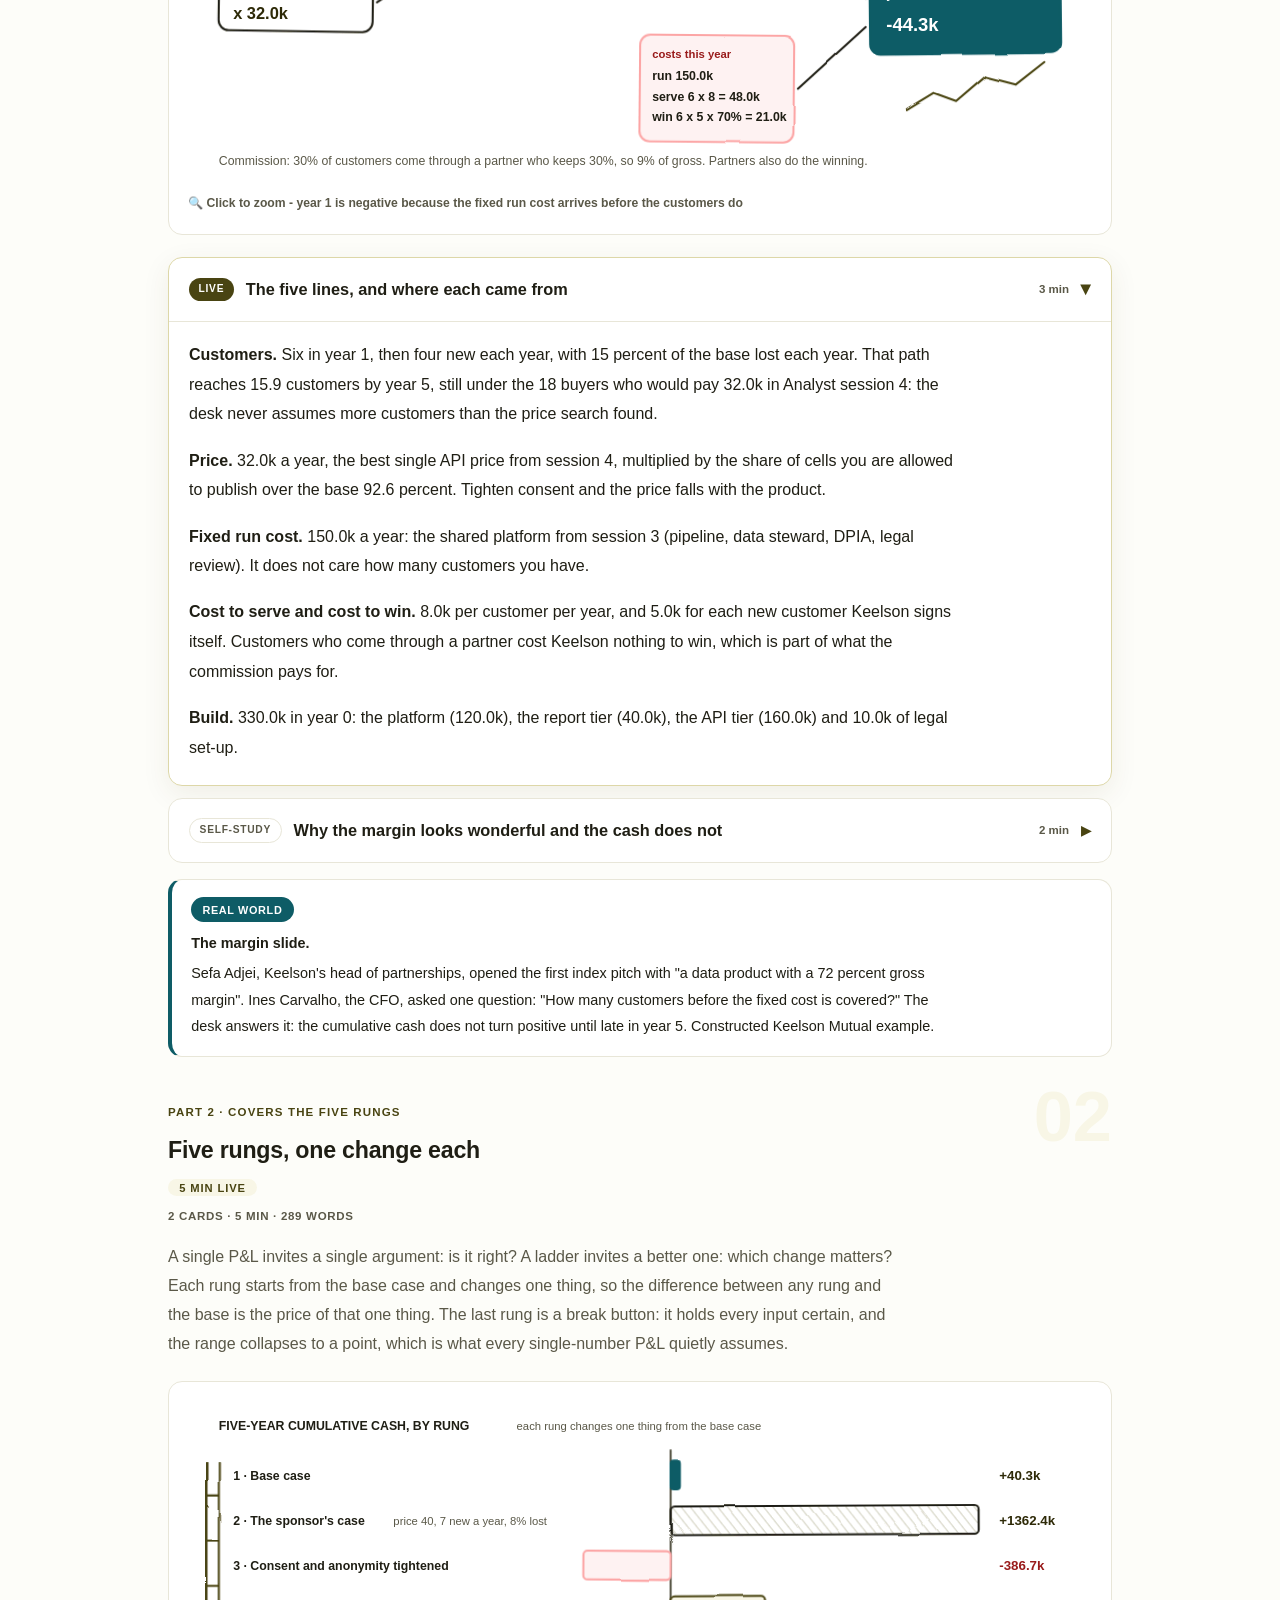
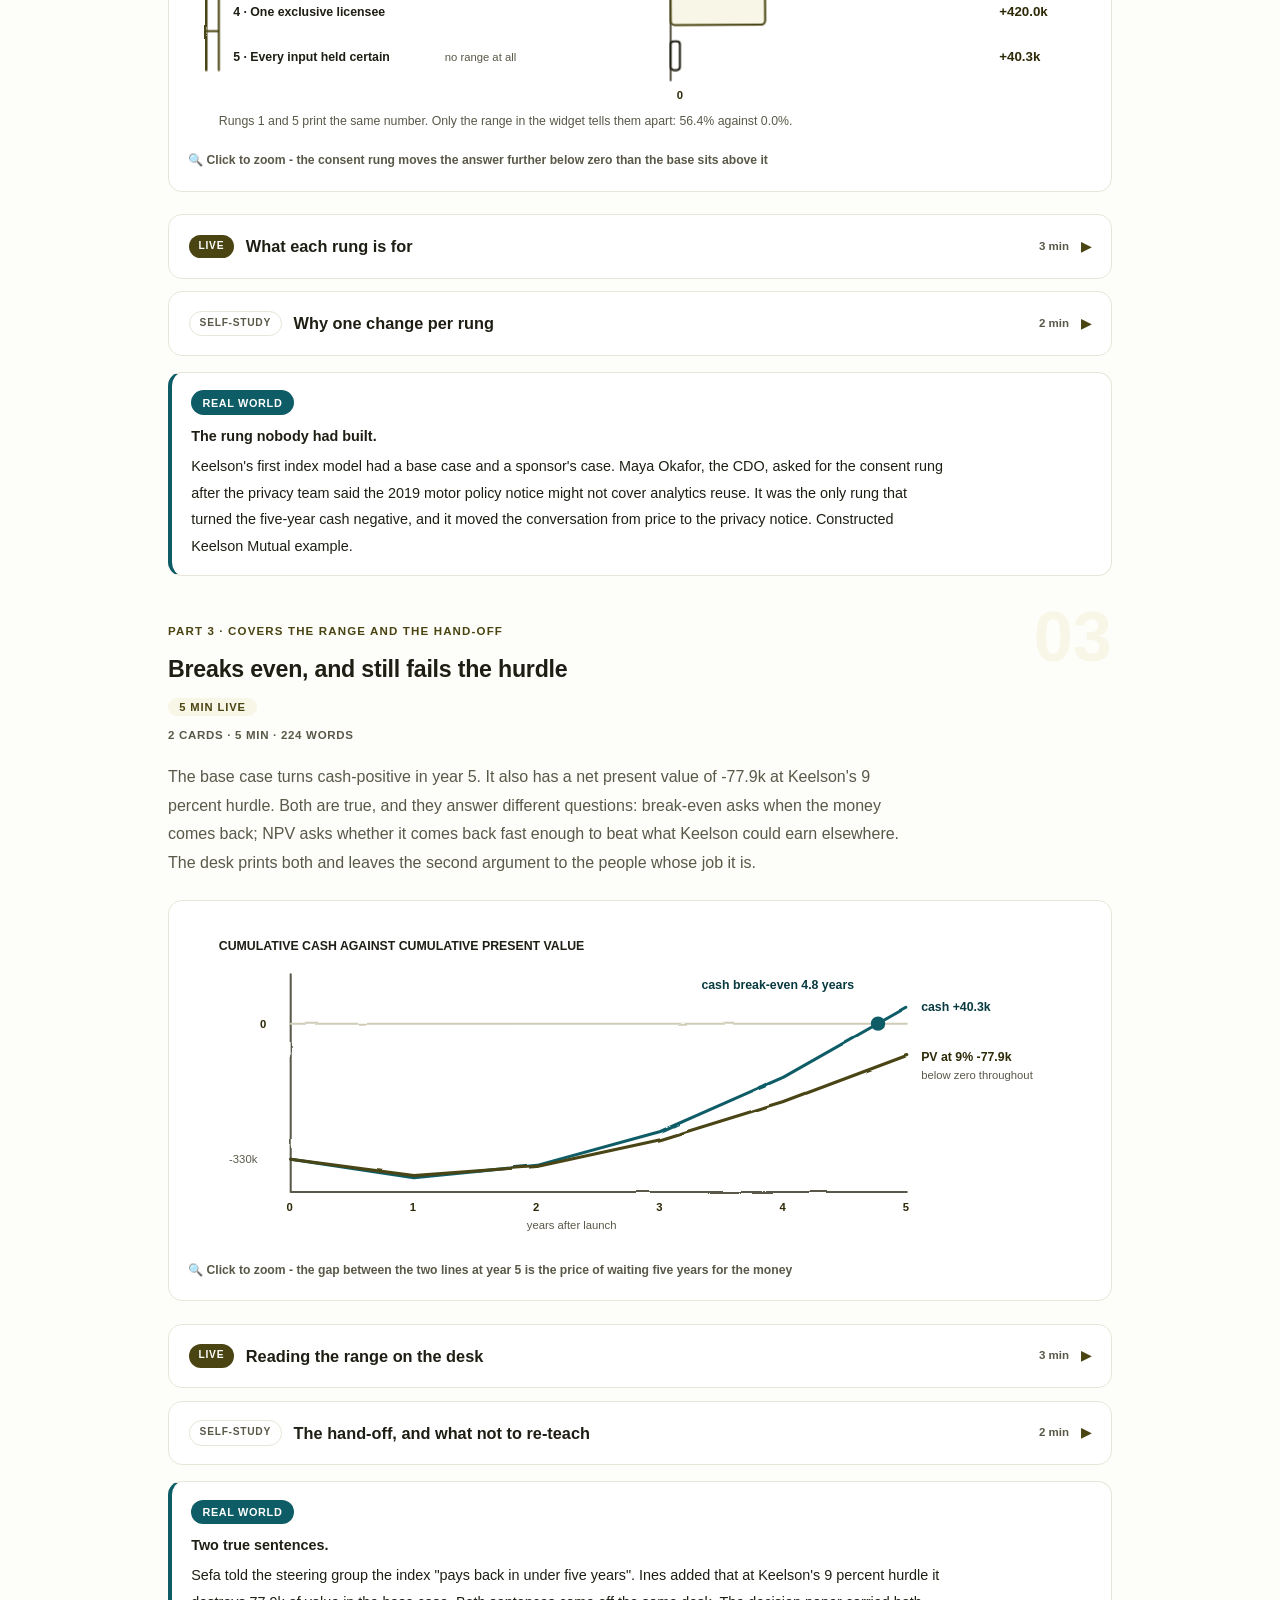
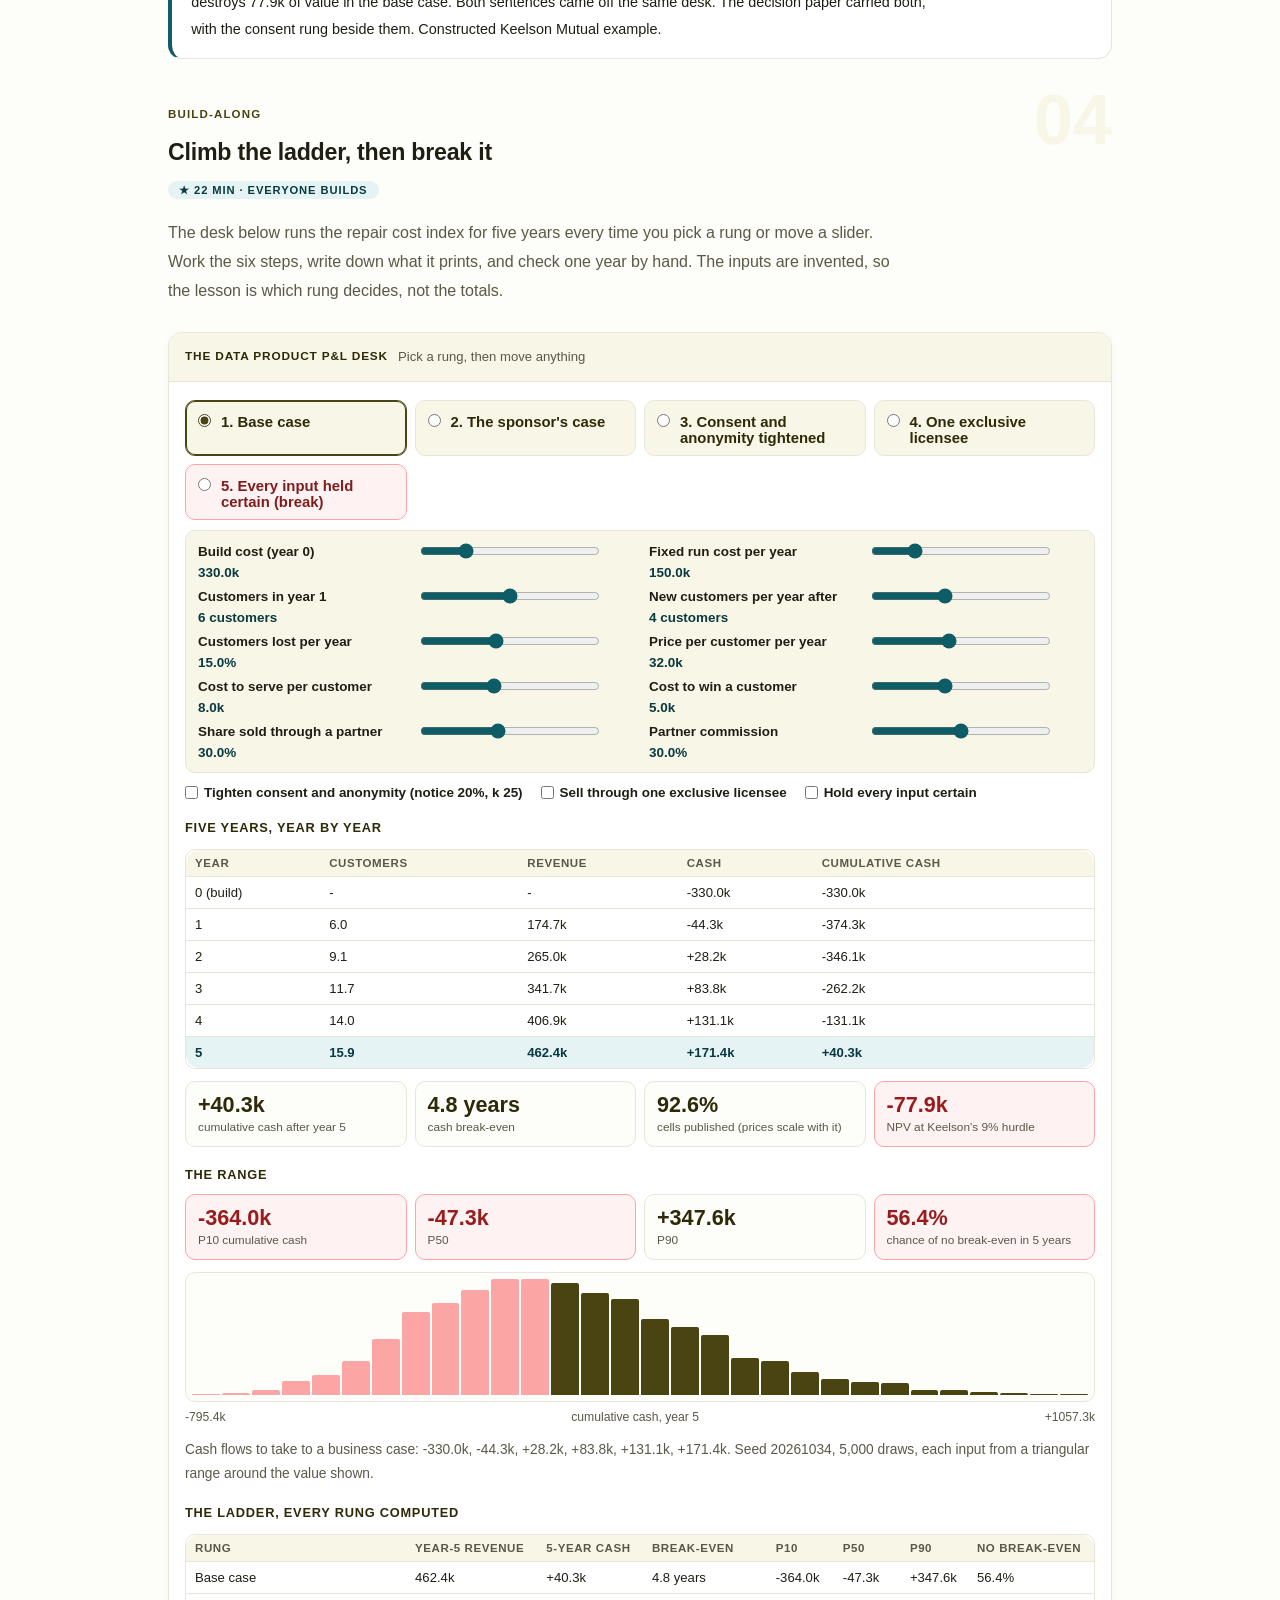
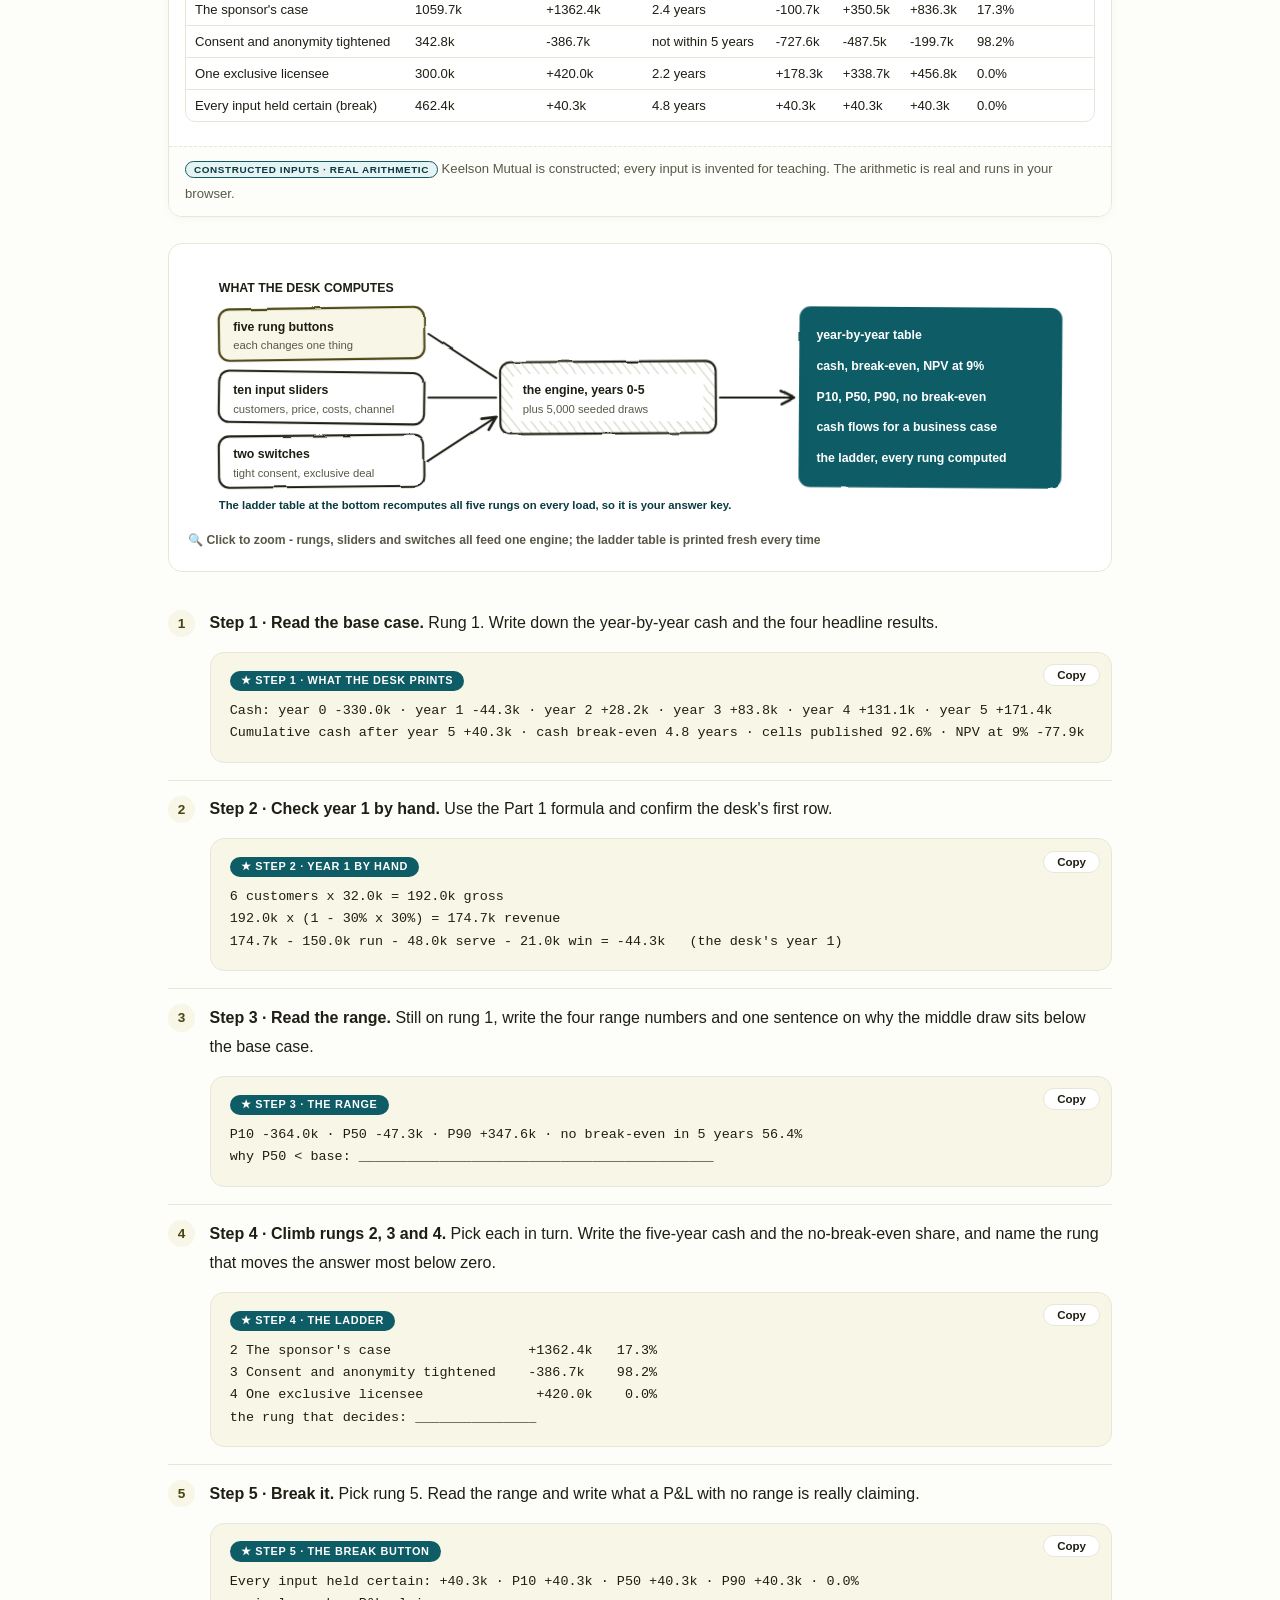
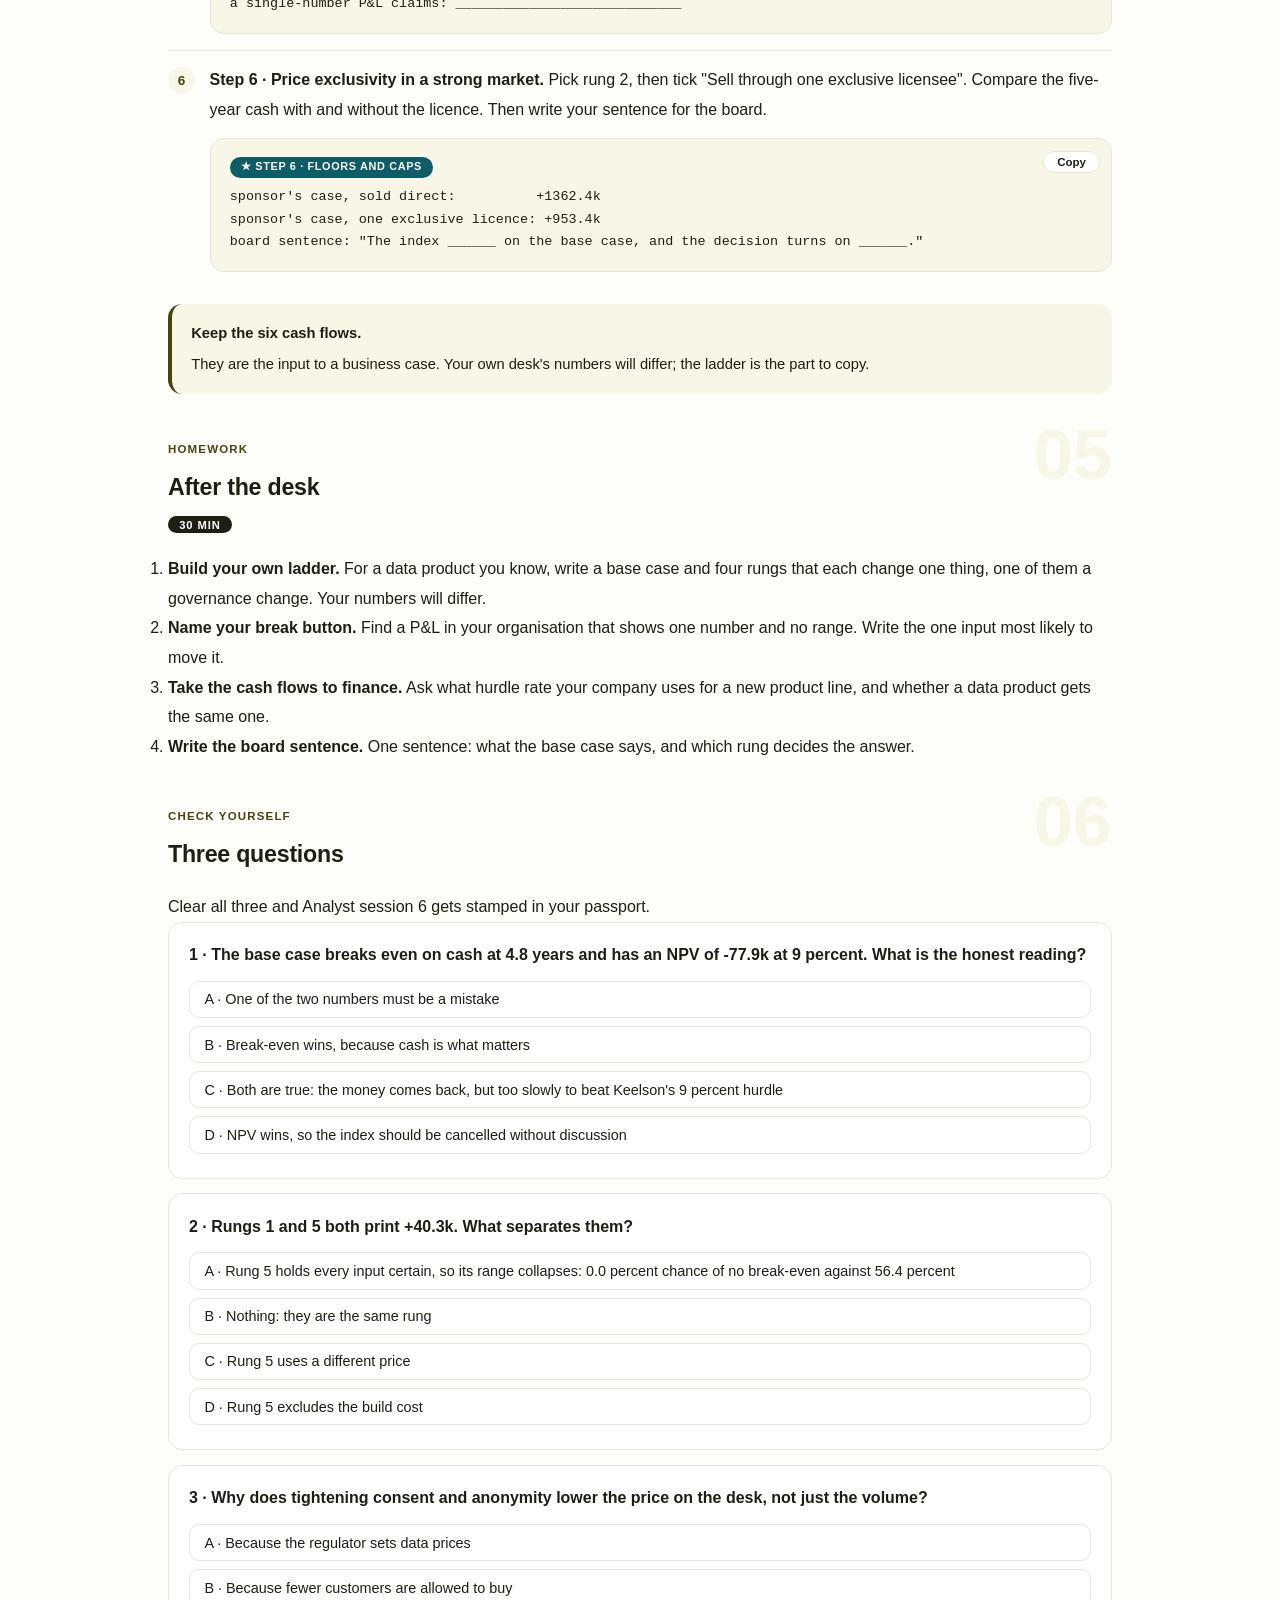
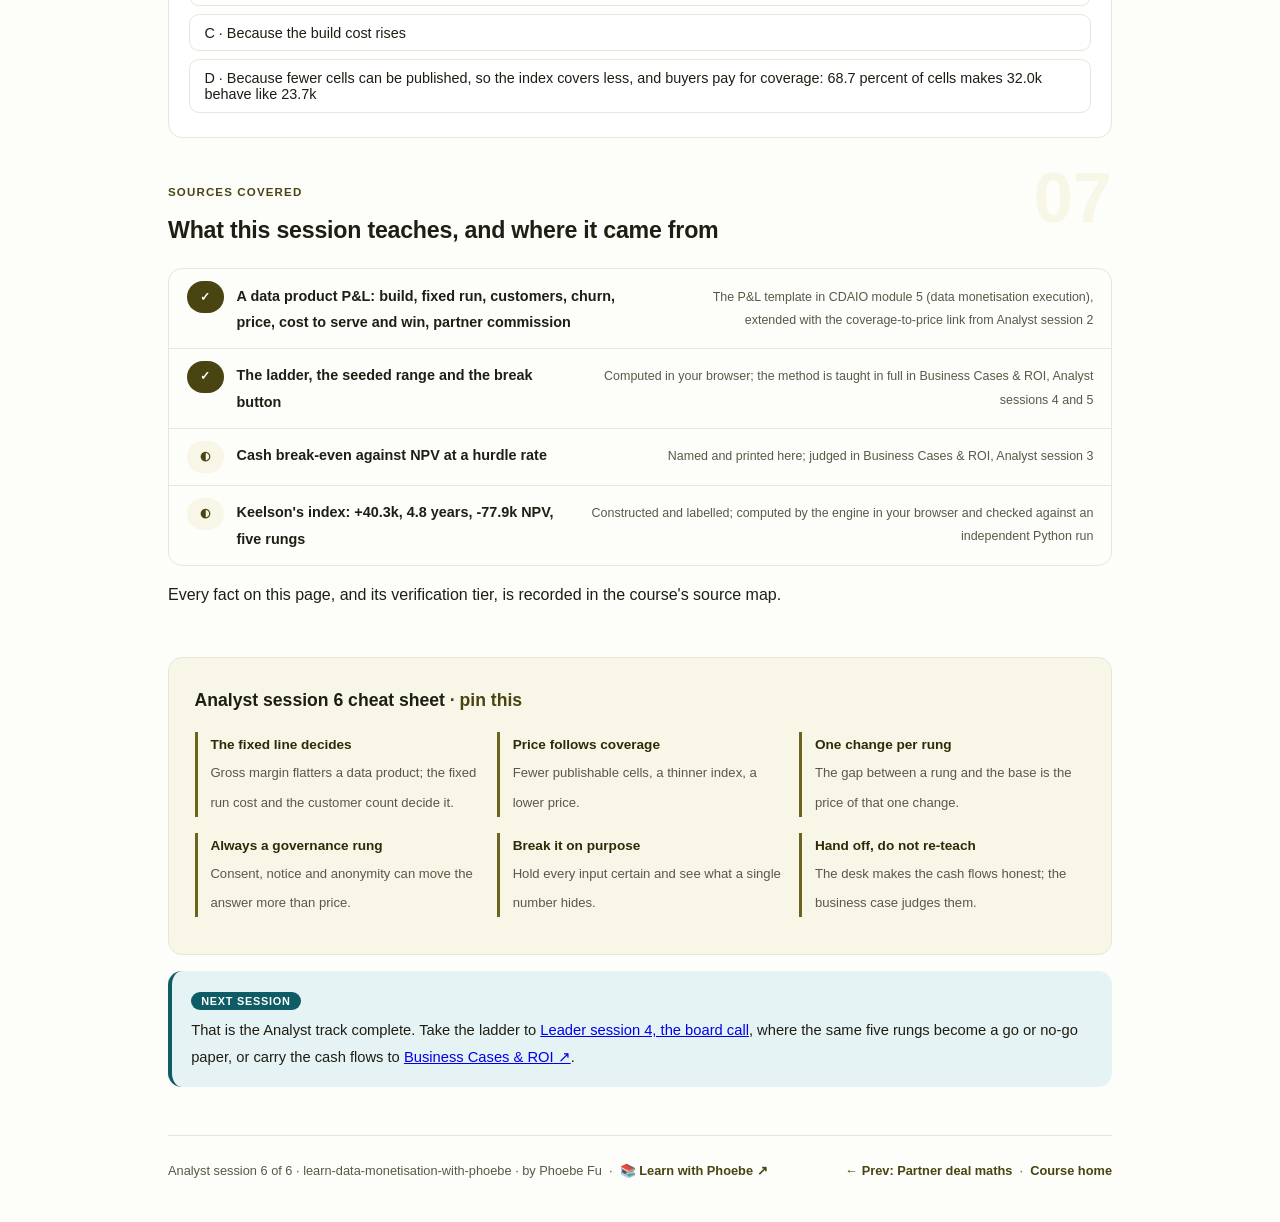
<file: courses/a6-the-data-product-pl-desk.html>
<!DOCTYPE html>
<html lang="en">
<head>
<meta charset="UTF-8">
<meta name="viewport" content="width=device-width, initial-scale=1.0">
<!-- social:start -->
<meta name="description" content="Analyst session 6 of 6. The data product P&amp;L desk: five years of Keelson Mutual's repair cost index in one engine, five rungs that each change one thing, 5,000 seeded draws, a break button, and the hand-off of the cash flows to a business case. Constructed case, computed in your browser.">
<meta property="og:type" content="article">
<meta property="og:site_name" content="Learn with Phoebe">
<meta property="og:title" content="The data product P&amp;L desk - learn data monetisation with phoebe">
<meta property="og:description" content="Analyst session 6 of 6. Five rungs, one engine, the range and the hand-off to finance, computed live.">
<meta property="og:url" content="https://phoebefu6.github.io/learn-data-monetisation-with-phoebe/courses/a6-the-data-product-pl-desk.html">
<meta property="og:image" content="https://phoebefu6.github.io/learn-data-monetisation-with-phoebe/assets/og-cover.png">
<meta property="og:image:width" content="1200">
<meta property="og:image:height" content="630">
<meta name="twitter:card" content="summary_large_image">
<meta name="twitter:title" content="The data product P&amp;L desk - learn data monetisation with phoebe">
<meta name="twitter:description" content="Analyst session 6 of 6. Five rungs, one engine, computed live.">
<meta name="twitter:image" content="https://phoebefu6.github.io/learn-data-monetisation-with-phoebe/assets/og-cover.png">
<!-- social:end -->
<title>Analyst session 6 · The data product P&amp;L desk - learn data monetisation with phoebe</title>
<link rel="stylesheet" href="../assets/style.css?v=1">
</head>
<body>

<div class="toolbar">
  <div class="wrap">
    <span class="crumb"><a href="../index.html">learn-data-monetisation-with-phoebe</a> / Analyst session 6 of 6</span>
    <button class="btn" id="toggle-all" type="button">Expand all</button>
    <button class="btn primary" id="zoom-toggle" type="button">Projector zoom: off</button>
  </div>
</div>

<header class="masthead">
  <div class="wrap">
    <div class="eyebrow">Learn Data Monetisation with Phoebe · Analyst session 6 of 6</div>
    <h1>The data product <span class="accent">P&amp;L desk</span></h1>
    <p class="sub">Five sessions built the parts: what the data is worth, how much of it may be sold, what it costs to serve, what buyers will pay and who sells it. Tonight they meet in one engine. The desk runs the repair cost index for five years, prints revenue, cash and break-even, draws 5,000 futures from the ranges, and climbs a ladder of five rungs that each change one thing. Then it hands the cash flows to the people who decide whether the investment clears the hurdle. Keelson is constructed; the arithmetic runs in your browser.</p>
    <div class="chip-row">
      <span class="chip level">🔴 Analyst</span>
      <span class="chip audience">Analysts and finance partners who build the numbers behind a data product</span>
      <span class="chip audience">Hands-on in the browser</span>
      <span class="chip time">45 min</span>
    </div>
    <div class="agenda">
      <span class="a1" style="flex:1">0-3 · Welcome</span>
      <span class="a2" style="flex:4">3-18 · How the desk adds up, the rungs, the hand-off</span>
      <span class="a3" style="flex:5">18-40 · Build-along: climb the ladder, then break it</span>
      <span class="a4" style="flex:1">40-45 · Q&amp;A</span>
    </div>
  </div>
</header>

<main class="wrap">

  <section class="section" id="intro">
    <div class="section-kicker">
      <span class="klabel">Part 0</span>
      <h2>Where we start</h2>
    </div>
    <p class="lede">The Keelson Repair Cost Index is a quarterly index of motor repair cost and claim frequency by region and vehicle class, built from Keelson Mutual's own claims and sold to fleet operators, repair networks, parts makers and smaller insurers. Every earlier widget fed one input into tonight's desk: the share of cells that survive consent and the k threshold (Analyst session 2) scales the price, the platform's fixed cost (session 3) is the run line, the 32.0k value price (session 4) is the base price, and the partner commission (session 5) comes off revenue. Every Keelson input is invented, in thousands of currency units per year.</p>

    <div class="legend">
      <span class="pill">🎫 Clear all three quiz questions to stamp your passport</span>
      <span class="pill">Live = presented in the 45 minutes</span>
      <span class="pill">Self-study = the full depth, after class</span>
      <span class="pill">★ Build-along = everyone builds it</span>
    </div>

    <div class="callout win">
      <p><strong>★ What you walk out with tonight.</strong> A five-year P&amp;L for a data product with every line traceable to an earlier decision, the five-rung ladder printed and read, a range instead of a promise, and one sentence for the board that says which rung decides the answer. The cash flows go to a business case; the sentence goes to Leader session 4.</p>
    </div>
  </section>

  <section class="section" id="part-1">
    <div class="section-kicker">
      <span class="klabel">Part 1 · covers the data product P&amp;L</span>
      <h2>How the desk adds up one year</h2>
      <span class="tag concept">5 min live</span>
    </div>
    <p class="lede">A data product P&amp;L has the shape of a subscription business: a build cost up front, a fixed cost to keep the pipeline, the steward and the legal review running, a customer base that grows by new wins and shrinks by losses, and a small cost to serve each customer. What makes it a data product is the line most models leave out: the price depends on how much of the data you are allowed to publish.</p>

    <figure class="zoomable">
      <svg viewBox="0 0 880 340" xmlns="http://www.w3.org/2000/svg" role="img" aria-label="A hand-drawn formula tree for year 1 of the repair cost index. 6 customers times a price of 32 thousand gives 192.0 thousand gross. The partner commission takes 9 percent, leaving revenue of 174.7 thousand. Three costs come off: fixed run 150.0 thousand, cost to serve 48.0 thousand and cost to win customers 21.0 thousand. Year 1 cash is minus 44.3 thousand, filled in teal.">
        <defs>
          <filter id="a6aSk" x="-3%" y="-3%" width="106%" height="106%"><feTurbulence type="fractalNoise" baseFrequency="0.02" numOctaves="2" seed="61" result="n"/><feDisplacementMap in="SourceGraphic" in2="n" scale="2.4" xChannelSelector="R" yChannelSelector="G"/></filter>
          <pattern id="a6aHc" patternUnits="userSpaceOnUse" width="7" height="7" patternTransform="rotate(-38)"><line x1="0" y1="0" x2="0" y2="7" stroke="#494412" stroke-width="1" opacity=".5"/></pattern>
          <marker id="a6aAr" viewBox="0 0 10 10" refX="9" refY="5" markerWidth="8" markerHeight="8" orient="auto"><path d="M1 1 L9 5 L1 9" fill="none" stroke="#1F1E14" stroke-width="1.6" stroke-linecap="round"/></marker>
        </defs>
        <style>
          .a6aH { font: 800 12px Inter, sans-serif; fill: #1F1E14; }
          .a6aL { font: 600 12px Inter, sans-serif; fill: #1F1E14; }
          .a6aS { font: 400 11px Inter, sans-serif; fill: #5A5848; }
          .a6aV { font: 800 16px Inter, sans-serif; fill: #2E2A08; }
          .a6aR { font: 700 11px Inter, sans-serif; fill: #991B1B; }
          .a6aW { font: 800 12px Inter, sans-serif; fill: #FFFFFF; }
          .a6aX { font: 800 18px Inter, sans-serif; fill: #FFFFFF; }
          .a6aN { font: 400 12px Inter, sans-serif; fill: #5A5848; }
        </style>

        <text class="a6aH" x="30" y="28">YEAR 1 OF THE REPAIR COST INDEX</text>
        <text class="a6aS" x="290" y="28">constructed Keelson inputs · thousands · the desk does the same sum</text>

        <g filter="url(#a6aSk)" fill="none" stroke="#1F1E14" stroke-width="2" stroke-linecap="round" stroke-linejoin="round">
          <rect x="30" y="56" width="150" height="56" rx="10" transform="rotate(-1 105 84)" fill="#FFFFFF"/>
          <rect x="30" y="136" width="150" height="56" rx="10" transform="rotate(0.8 105 164)" fill="#FFFFFF"/>
          <path d="M184 84 L232 108 M184 164 L232 132"/>
          <rect x="236" y="92" width="150" height="56" rx="10" transform="rotate(0.6 311 120)" fill="url(#a6aHc)"/>
          <path d="M390 120 L436 120" marker-end="url(#a6aAr)"/>
          <rect x="440" y="92" width="150" height="56" rx="10" transform="rotate(-0.6 515 120)" fill="#F8F6E6" stroke="#494412"/>
          <rect x="440" y="196" width="150" height="104" rx="10" transform="rotate(0.5 515 248)" fill="#FEF2F2" stroke="#FCA5A5"/>
          <path d="M594 120 L660 160 M594 248 L660 188"/>
          <rect x="664" y="134" width="186" height="80" rx="10" transform="rotate(-0.6 757 174)" fill="#0E5C66" stroke="#0E5C66"/>
          <!-- doodle: a small index chart line -->
          <path d="M700 268 L726 252 L748 260 L776 236 L806 244 L834 222" stroke="#494412"/>
        </g>

        <text class="a6aS" x="44" y="78">customers, year 1</text>
        <text class="a6aV" x="44" y="100">6</text>
        <text class="a6aS" x="44" y="158">price per customer</text>
        <text class="a6aV" x="44" y="180">x 32.0k</text>

        <rect x="246" y="100" width="130" height="40" rx="6" fill="#FFFFFF"/>
        <text class="a6aS" x="254" y="116">gross</text>
        <text class="a6aV" x="254" y="134">192.0k</text>

        <text class="a6aS" x="452" y="112">after 9% commission</text>
        <text class="a6aV" x="452" y="134">174.7k</text>

        <text class="a6aR" x="452" y="218">costs this year</text>
        <text class="a6aL" x="452" y="240">run 150.0k</text>
        <text class="a6aL" x="452" y="260">serve 6 x 8 = 48.0k</text>
        <text class="a6aL" x="452" y="280">win 6 x 5 x 70% = 21.0k</text>

        <text class="a6aW" x="680" y="160">year 1 cash</text>
        <text class="a6aX" x="680" y="192">-44.3k</text>

        <text class="a6aN" x="30" y="322">Commission: 30% of customers come through a partner who keeps 30%, so 9% of gross. Partners also do the winning.</text>
      </svg>
      <figcaption>🔍 Click to zoom - year 1 is negative because the fixed run cost arrives before the customers do</figcaption>
    </figure>

    <details class="card" open>
      <summary><span class="mode live">Live</span>The five lines, and where each came from<span class="mini">3 min</span><span class="caret">▶</span></summary>
      <div class="body">
        <p><strong>Customers.</strong> Six in year 1, then four new each year, with 15 percent of the base lost each year. That path reaches 15.9 customers by year 5, still under the 18 buyers who would pay 32.0k in Analyst session 4: the desk never assumes more customers than the price search found.</p>
        <p><strong>Price.</strong> 32.0k a year, the best single API price from session 4, multiplied by the share of cells you are allowed to publish over the base 92.6 percent. Tighten consent and the price falls with the product.</p>
        <p><strong>Fixed run cost.</strong> 150.0k a year: the shared platform from session 3 (pipeline, data steward, DPIA, legal review). It does not care how many customers you have.</p>
        <p><strong>Cost to serve and cost to win.</strong> 8.0k per customer per year, and 5.0k for each new customer Keelson signs itself. Customers who come through a partner cost Keelson nothing to win, which is part of what the commission pays for.</p>
        <p><strong>Build.</strong> 330.0k in year 0: the platform (120.0k), the report tier (40.0k), the API tier (160.0k) and 10.0k of legal set-up.</p>
      </div>
    </details>

    <details class="card">
      <summary><span class="mode self">Self-study</span>Why the margin looks wonderful and the cash does not<span class="mini">2 min</span><span class="caret">▶</span></summary>
      <div class="body">
        <p>Revenue minus cost to serve is 72.5 percent of revenue in every year: a copy of a dataset costs almost nothing to deliver. That figure is the one that gets quoted in strategy decks. It hides the fixed run cost, which at six customers is larger than the revenue. A data product's economics live in the fixed line and the customer count, not in the gross margin. Analyst session 3 drew the same thing as the cost curve: 59.2k per customer at five customers, 14.3k at forty.</p>
      </div>
    </details>

    <div class="callout example">
      <span class="ex-pill">Real world</span>
      <p><strong>The margin slide.</strong> Sefa Adjei, Keelson's head of partnerships, opened the first index pitch with "a data product with a 72 percent gross margin". Ines Carvalho, the CFO, asked one question: "How many customers before the fixed cost is covered?" The desk answers it: the cumulative cash does not turn positive until late in year 5. Constructed Keelson Mutual example.</p>
    </div>
  </section>

  <section class="section" id="part-2">
    <div class="section-kicker">
      <span class="klabel">Part 2 · covers the five rungs</span>
      <h2>Five rungs, one change each</h2>
      <span class="tag concept">5 min live</span>
    </div>
    <p class="lede">A single P&amp;L invites a single argument: is it right? A ladder invites a better one: which change matters? Each rung starts from the base case and changes one thing, so the difference between any rung and the base is the price of that one thing. The last rung is a break button: it holds every input certain, and the range collapses to a point, which is what every single-number P&amp;L quietly assumes.</p>

    <figure class="zoomable">
      <svg viewBox="0 0 880 330" xmlns="http://www.w3.org/2000/svg" role="img" aria-label="Five hand-drawn bars around a zero line, showing five-year cumulative cash for each rung. Base case plus 40.3 thousand. The sponsor's case plus 1,362.4 thousand. Consent and anonymity tightened minus 386.7 thousand, drawn in red. One exclusive licensee plus 420.0 thousand. Every input held certain plus 40.3 thousand, the same as base, but with no range. The base case bar is filled in teal.">
        <defs>
          <filter id="a6bSk" x="-3%" y="-3%" width="106%" height="106%"><feTurbulence type="fractalNoise" baseFrequency="0.02" numOctaves="2" seed="67" result="n"/><feDisplacementMap in="SourceGraphic" in2="n" scale="2.4" xChannelSelector="R" yChannelSelector="G"/></filter>
          <pattern id="a6bHc" patternUnits="userSpaceOnUse" width="7" height="7" patternTransform="rotate(-38)"><line x1="0" y1="0" x2="0" y2="7" stroke="#494412" stroke-width="1" opacity=".5"/></pattern>
          <marker id="a6bAr" viewBox="0 0 10 10" refX="9" refY="5" markerWidth="8" markerHeight="8" orient="auto"><path d="M1 1 L9 5 L1 9" fill="none" stroke="#1F1E14" stroke-width="1.6" stroke-linecap="round"/></marker>
        </defs>
        <style>
          .a6bH { font: 800 12px Inter, sans-serif; fill: #1F1E14; }
          .a6bL { font: 600 12px Inter, sans-serif; fill: #1F1E14; }
          .a6bS { font: 400 11px Inter, sans-serif; fill: #5A5848; }
          .a6bV { font: 800 13px Inter, sans-serif; fill: #2E2A08; }
          .a6bR { font: 800 13px Inter, sans-serif; fill: #991B1B; }
          .a6bA { font: 700 11px Inter, sans-serif; fill: #2E2A08; }
          .a6bN { font: 400 12px Inter, sans-serif; fill: #5A5848; }
        </style>

        <text class="a6bH" x="30" y="28">FIVE-YEAR CUMULATIVE CASH, BY RUNG</text>
        <text class="a6bS" x="320" y="28">each rung changes one thing from the base case</text>

        <g filter="url(#a6bSk)" fill="none" stroke="#1F1E14" stroke-width="2" stroke-linecap="round" stroke-linejoin="round">
          <path d="M470 48 L470 272" stroke="#5A5848"/>
          <rect x="470" y="58" width="9" height="28" rx="3" fill="#0E5C66" stroke="#0E5C66"/>
          <rect x="470" y="102" width="300" height="28" rx="4" transform="rotate(-0.3 620 116)" fill="url(#a6bHc)"/>
          <rect x="385" y="146" width="85" height="28" rx="4" transform="rotate(0.4 427 160)" fill="#FEF2F2" stroke="#FCA5A5"/>
          <rect x="470" y="190" width="92" height="28" rx="4" transform="rotate(-0.4 516 204)" fill="#F8F6E6" stroke="#494412"/>
          <rect x="470" y="234" width="9" height="28" rx="3" fill="#FFFFFF"/>
          <!-- doodle: a little ladder beside the labels -->
          <path d="M18 60 L18 262 M30 60 L30 262 M18 92 L30 92 M18 136 L30 136 M18 180 L30 180 M18 224 L30 224" stroke="#494412"/>
        </g>

        <text class="a6bL" x="44" y="77">1 · Base case</text>
        <text class="a6bL" x="44" y="121">2 · The sponsor's case</text>
        <text class="a6bS" x="200" y="121">price 40, 7 new a year, 8% lost</text>
        <text class="a6bL" x="44" y="165">3 · Consent and anonymity tightened</text>
        <text class="a6bL" x="44" y="209">4 · One exclusive licensee</text>
        <text class="a6bL" x="44" y="253">5 · Every input held certain</text>
        <text class="a6bS" x="250" y="253">no range at all</text>

        <text class="a6bV" x="790" y="77">+40.3k</text>
        <text class="a6bV" x="790" y="121">+1362.4k</text>
        <text class="a6bR" x="790" y="165">-386.7k</text>
        <text class="a6bV" x="790" y="209">+420.0k</text>
        <text class="a6bV" x="790" y="253">+40.3k</text>
        <text class="a6bA" x="476" y="290">0</text>

        <text class="a6bN" x="30" y="316">Rungs 1 and 5 print the same number. Only the range in the widget tells them apart: 56.4% against 0.0%.</text>
      </svg>
      <figcaption>🔍 Click to zoom - the consent rung moves the answer further below zero than the base sits above it</figcaption>
    </figure>

    <details class="card">
      <summary><span class="mode live">Live</span>What each rung is for<span class="mini">3 min</span><span class="caret">▶</span></summary>
      <div class="body">
        <p><strong>1 · Base case.</strong> The inputs from sessions 2 to 5. Ends year 5 at +40.3k cumulative cash, break-even at 4.8 years.</p>
        <p><strong>2 · The sponsor's case.</strong> The version a keen sponsor brings: price 40.0k, seven new customers a year, 8 percent lost. +1362.4k. Its job is to show how much of the case rests on optimism you have not tested.</p>
        <p><strong>3 · Consent and anonymity tightened.</strong> One governance change: the privacy notice gap rises to 20 percent of records and the smallest publishable cell rises to 25. Cells published fall from 92.6 to 68.7 percent, the price falls with them, and the five years end at -386.7k. This is the rung a regulator, a privacy review or a single complaint can move you to.</p>
        <p><strong>4 · One exclusive licensee.</strong> Sell everything through one partner for the larger of a 300.0k guarantee and 20 percent of their revenue. +420.0k, break-even at 2.2 years, and no draw that fails to break even.</p>
        <p><strong>5 · Every input held certain.</strong> The break button: same inputs as the base, no uncertainty. It prints +40.3k with a P10 and a P90 of +40.3k as well, which is a lie the base case's 56.4 percent chance of no break-even exposes.</p>
      </div>
    </details>

    <details class="card">
      <summary><span class="mode self">Self-study</span>Why one change per rung<span class="mini">2 min</span><span class="caret">▶</span></summary>
      <div class="body">
        <p>When a rung changes three things at once, nobody can say which one moved the answer, and the meeting argues about all three. The sponsor's case is the deliberate exception, labelled as such: it packages the optimistic inputs a sponsor tends to bring together, so the board can see their combined weight. If a reviewer asks which of the three matters most, move them one at a time on the desk; Business Cases does the same thing systematically with a tornado, <a href="https://phoebefu6.github.io/learn-business-cases-roi-with-phoebe/courses/a4-swing-every-assumption.html">Analyst session 4 ↗</a>.</p>
      </div>
    </details>

    <div class="callout example">
      <span class="ex-pill">Real world</span>
      <p><strong>The rung nobody had built.</strong> Keelson's first index model had a base case and a sponsor's case. Maya Okafor, the CDO, asked for the consent rung after the privacy team said the 2019 motor policy notice might not cover analytics reuse. It was the only rung that turned the five-year cash negative, and it moved the conversation from price to the privacy notice. Constructed Keelson Mutual example.</p>
    </div>
  </section>

  <section class="section" id="part-3">
    <div class="section-kicker">
      <span class="klabel">Part 3 · covers the range and the hand-off</span>
      <h2>Breaks even, and still fails the hurdle</h2>
      <span class="tag concept">5 min live</span>
    </div>
    <p class="lede">The base case turns cash-positive in year 5. It also has a net present value of -77.9k at Keelson's 9 percent hurdle. Both are true, and they answer different questions: break-even asks when the money comes back; NPV asks whether it comes back fast enough to beat what Keelson could earn elsewhere. The desk prints both and leaves the second argument to the people whose job it is.</p>

    <figure class="zoomable">
      <svg viewBox="0 0 880 320" xmlns="http://www.w3.org/2000/svg" role="img" aria-label="Two hand-drawn lines from year 0 to year 5. Cumulative cash starts at minus 330.0 thousand, dips to minus 374.3, then rises to plus 40.3 thousand, crossing zero at 4.8 years. Cumulative present value at 9 percent follows below it and ends at minus 77.9 thousand, never crossing zero. The cash line is teal; the present value line is olive.">
        <defs>
          <filter id="a6cSk" x="-3%" y="-3%" width="106%" height="106%"><feTurbulence type="fractalNoise" baseFrequency="0.02" numOctaves="2" seed="71" result="n"/><feDisplacementMap in="SourceGraphic" in2="n" scale="2.4" xChannelSelector="R" yChannelSelector="G"/></filter>
          <pattern id="a6cHc" patternUnits="userSpaceOnUse" width="7" height="7" patternTransform="rotate(-38)"><line x1="0" y1="0" x2="0" y2="7" stroke="#494412" stroke-width="1" opacity=".5"/></pattern>
          <marker id="a6cAr" viewBox="0 0 10 10" refX="9" refY="5" markerWidth="8" markerHeight="8" orient="auto"><path d="M1 1 L9 5 L1 9" fill="none" stroke="#1F1E14" stroke-width="1.6" stroke-linecap="round"/></marker>
        </defs>
        <style>
          .a6cH { font: 800 12px Inter, sans-serif; fill: #1F1E14; }
          .a6cS { font: 400 11px Inter, sans-serif; fill: #5A5848; }
          .a6cA { font: 700 11px Inter, sans-serif; fill: #2E2A08; }
          .a6cB { font: 800 12px Inter, sans-serif; fill: #083A40; }
          .a6cV { font: 800 12px Inter, sans-serif; fill: #2E2A08; }
          .a6cN { font: 400 12px Inter, sans-serif; fill: #5A5848; }
        </style>

        <text class="a6cH" x="30" y="28">CUMULATIVE CASH AGAINST CUMULATIVE PRESENT VALUE</text>

        <g filter="url(#a6cSk)" fill="none" stroke="#1F1E14" stroke-width="2" stroke-linecap="round" stroke-linejoin="round">
          <path d="M100 52 L100 264 L700 264" stroke="#5A5848"/>
          <path d="M100 100 L700 100" stroke="#CFCCB8"/>
          <path d="M100 232 L220 250 L340 238 L460 205 L580 152 L700 84" stroke="#0E5C66" stroke-width="3"/>
          <path d="M100 232 L220 248 L340 239 L460 213 L580 176 L700 131" stroke="#494412" stroke-width="3"/>
          <circle cx="672" cy="100" r="6" fill="#0E5C66" stroke="#0E5C66"/>
        </g>

        <text class="a6cA" x="70" y="104">0</text>
        <text class="a6cS" x="40" y="236">-330k</text>
        <text class="a6cA" x="96" y="282">0</text>
        <text class="a6cA" x="216" y="282">1</text>
        <text class="a6cA" x="336" y="282">2</text>
        <text class="a6cA" x="456" y="282">3</text>
        <text class="a6cA" x="576" y="282">4</text>
        <text class="a6cA" x="696" y="282">5</text>
        <text class="a6cS" x="330" y="300">years after launch</text>

        <text class="a6cB" x="500" y="66">cash break-even 4.8 years</text>
        <text class="a6cB" x="714" y="88">cash +40.3k</text>
        <text class="a6cV" x="714" y="136">PV at 9% -77.9k</text>
        <text class="a6cS" x="714" y="154">below zero throughout</text>
      </svg>
      <figcaption>🔍 Click to zoom - the gap between the two lines at year 5 is the price of waiting five years for the money</figcaption>
    </figure>

    <details class="card">
      <summary><span class="mode live">Live</span>Reading the range on the desk<span class="mini">3 min</span><span class="caret">▶</span></summary>
      <div class="body">
        <p>Each of the ten inputs is drawn from a triangular range around the value you set (the ranges are in the source map), 5,000 times, with the same seed every time so a colleague gets the same numbers. The desk prints the P10, P50 and P90 of the five-year cumulative cash and the share of draws that never break even.</p>
        <p>For the base case: P10 -364.0k, P50 -47.3k, P90 +347.6k, and 56.4 percent of draws do not break even within five years. The middle draw is below the base case's +40.3k because several ranges reach further on the bad side than the good: the build can overrun to 430.0k but cannot fall below 300.0k, and losses can reach 25 percent a year.</p>
      </div>
    </details>

    <details class="card">
      <summary><span class="mode self">Self-study</span>The hand-off, and what not to re-teach<span class="mini">2 min</span><span class="caret">▶</span></summary>
      <div class="body">
        <p>The desk prints a line under the range: "Cash flows to take to a business case", six numbers from year 0 to year 5. For the base case they are -330.0k, -44.3k, +28.2k, +83.8k, +131.1k, +171.4k. Discounted at 9 percent they sum to -77.9k. What a funder does with that, whether a different rate applies, how to read IRR against payback, how to put a value on waiting for a pilot, is taught in <a href="https://phoebefu6.github.io/learn-business-cases-roi-with-phoebe/courses/a3-npv-irr-and-payback.html">Business Cases, Analyst session 3 ↗</a> and <a href="https://phoebefu6.github.io/learn-business-cases-roi-with-phoebe/courses/a5-the-range-and-the-option-to-wait.html">session 5 ↗</a>. The desk's job is to make the cash flows honest; the business case's job is to judge them.</p>
      </div>
    </details>

    <div class="callout example">
      <span class="ex-pill">Real world</span>
      <p><strong>Two true sentences.</strong> Sefa told the steering group the index "pays back in under five years". Ines added that at Keelson's 9 percent hurdle it destroys 77.9k of value in the base case. Both sentences came off the same desk. The decision paper carried both, with the consent rung beside them. Constructed Keelson Mutual example.</p>
    </div>
  </section>

  <section class="section" id="demo-1">
    <div class="section-kicker">
      <span class="klabel">Build-along</span>
      <h2>Climb the ladder, then break it</h2>
      <span class="tag demo">★ 22 min · everyone builds</span>
    </div>
    <p class="lede">The desk below runs the repair cost index for five years every time you pick a rung or move a slider. Work the six steps, write down what it prints, and check one year by hand. The inputs are invented, so the lesson is which rung decides, not the totals.</p>

    <div class="dmx-widget" data-mode="desk"></div>

    <figure class="zoomable">
      <svg viewBox="0 0 880 250" xmlns="http://www.w3.org/2000/svg" role="img" aria-label="A hand-drawn map of the desk. Five rung buttons and ten input sliders feed the engine, along with two switches for the tightened consent funnel and the exclusive licensee. The engine prints four things: a year-by-year table, the point results, the range from 5,000 draws, and the ladder table with every rung computed. The ladder table is filled in teal.">
        <defs>
          <filter id="a6dSk" x="-3%" y="-3%" width="106%" height="106%"><feTurbulence type="fractalNoise" baseFrequency="0.02" numOctaves="2" seed="79" result="n"/><feDisplacementMap in="SourceGraphic" in2="n" scale="2.4" xChannelSelector="R" yChannelSelector="G"/></filter>
          <pattern id="a6dHc" patternUnits="userSpaceOnUse" width="7" height="7" patternTransform="rotate(-38)"><line x1="0" y1="0" x2="0" y2="7" stroke="#494412" stroke-width="1" opacity=".5"/></pattern>
          <marker id="a6dAr" viewBox="0 0 10 10" refX="9" refY="5" markerWidth="8" markerHeight="8" orient="auto"><path d="M1 1 L9 5 L1 9" fill="none" stroke="#1F1E14" stroke-width="1.6" stroke-linecap="round"/></marker>
        </defs>
        <style>
          .a6dH { font: 800 12px Inter, sans-serif; fill: #1F1E14; }
          .a6dL { font: 600 12px Inter, sans-serif; fill: #1F1E14; }
          .a6dS { font: 400 11px Inter, sans-serif; fill: #5A5848; }
          .a6dB { font: 800 11px Inter, sans-serif; fill: #083A40; }
          .a6dW { font: 800 12px Inter, sans-serif; fill: #FFFFFF; }
        </style>

        <text class="a6dH" x="30" y="28">WHAT THE DESK COMPUTES</text>

        <g filter="url(#a6dSk)" fill="none" stroke="#1F1E14" stroke-width="2" stroke-linecap="round" stroke-linejoin="round">
          <rect x="30" y="44" width="200" height="50" rx="10" transform="rotate(-0.8 130 69)" fill="#F8F6E6" stroke="#494412"/>
          <rect x="30" y="106" width="200" height="50" rx="10" transform="rotate(0.8 130 131)" fill="#FFFFFF"/>
          <rect x="30" y="168" width="200" height="50" rx="10" transform="rotate(-0.6 130 193)" fill="#FFFFFF"/>
          <path d="M234 69 L300 112 M234 131 L300 131 M234 193 L300 150" marker-end="url(#a6dAr)"/>
          <rect x="304" y="96" width="210" height="70" rx="10" transform="rotate(-0.4 409 131)" fill="url(#a6dHc)"/>
          <path d="M518 131 L590 131" marker-end="url(#a6dAr)"/>
          <rect x="596" y="44" width="254" height="174" rx="10" transform="rotate(0.4 723 131)" fill="#0E5C66" stroke="#0E5C66"/>
        </g>

        <rect x="316" y="108" width="186" height="46" rx="6" fill="#FFFFFF"/>

        <text class="a6dL" x="44" y="66">five rung buttons</text>
        <text class="a6dS" x="44" y="84">each changes one thing</text>
        <text class="a6dL" x="44" y="128">ten input sliders</text>
        <text class="a6dS" x="44" y="146">customers, price, costs, channel</text>
        <text class="a6dL" x="44" y="190">two switches</text>
        <text class="a6dS" x="44" y="208">tight consent, exclusive deal</text>
        <text class="a6dL" x="326" y="128">the engine, years 0-5</text>
        <text class="a6dS" x="326" y="146">plus 5,000 seeded draws</text>
        <text class="a6dW" x="612" y="74">year-by-year table</text>
        <text class="a6dW" x="612" y="104">cash, break-even, NPV at 9%</text>
        <text class="a6dW" x="612" y="134">P10, P50, P90, no break-even</text>
        <text class="a6dW" x="612" y="164">cash flows for a business case</text>
        <text class="a6dW" x="612" y="194">the ladder, every rung computed</text>

        <text class="a6dB" x="30" y="240">The ladder table at the bottom recomputes all five rungs on every load, so it is your answer key.</text>
      </svg>
      <figcaption>🔍 Click to zoom - rungs, sliders and switches all feed one engine; the ladder table is printed fresh every time</figcaption>
    </figure>

    <div class="steps">
      <div class="step">
        <p><strong>Step 1 · Read the base case.</strong> Rung 1. Write down the year-by-year cash and the four headline results.</p>
        <div class="prompt-box good"><span class="label">★ Step 1 · what the desk prints</span>Cash: year 0 -330.0k · year 1 -44.3k · year 2 +28.2k · year 3 +83.8k · year 4 +131.1k · year 5 +171.4k
Cumulative cash after year 5 +40.3k · cash break-even 4.8 years · cells published 92.6% · NPV at 9% -77.9k</div>
      </div>
      <div class="step">
        <p><strong>Step 2 · Check year 1 by hand.</strong> Use the Part 1 formula and confirm the desk's first row.</p>
        <div class="prompt-box good"><span class="label">★ Step 2 · year 1 by hand</span>6 customers x 32.0k = 192.0k gross
192.0k x (1 - 30% x 30%) = 174.7k revenue
174.7k - 150.0k run - 48.0k serve - 21.0k win = -44.3k   (the desk's year 1)</div>
      </div>
      <div class="step">
        <p><strong>Step 3 · Read the range.</strong> Still on rung 1, write the four range numbers and one sentence on why the middle draw sits below the base case.</p>
        <div class="prompt-box good"><span class="label">★ Step 3 · the range</span>P10 -364.0k · P50 -47.3k · P90 +347.6k · no break-even in 5 years 56.4%
why P50 &lt; base: ____________________________________________</div>
      </div>
      <div class="step">
        <p><strong>Step 4 · Climb rungs 2, 3 and 4.</strong> Pick each in turn. Write the five-year cash and the no-break-even share, and name the rung that moves the answer most below zero.</p>
        <div class="prompt-box good"><span class="label">★ Step 4 · the ladder</span>2 The sponsor's case                 +1362.4k   17.3%
3 Consent and anonymity tightened    -386.7k    98.2%
4 One exclusive licensee              +420.0k    0.0%
the rung that decides: _______________</div>
      </div>
      <div class="step">
        <p><strong>Step 5 · Break it.</strong> Pick rung 5. Read the range and write what a P&amp;L with no range is really claiming.</p>
        <div class="prompt-box good"><span class="label">★ Step 5 · the break button</span>Every input held certain: +40.3k · P10 +40.3k · P50 +40.3k · P90 +40.3k · 0.0%
a single-number P&amp;L claims: ____________________________</div>
      </div>
      <div class="step">
        <p><strong>Step 6 · Price exclusivity in a strong market.</strong> Pick rung 2, then tick "Sell through one exclusive licensee". Compare the five-year cash with and without the licence. Then write your sentence for the board.</p>
        <div class="prompt-box good"><span class="label">★ Step 6 · floors and caps</span>sponsor's case, sold direct:          +1362.4k
sponsor's case, one exclusive licence: +953.4k
board sentence: "The index ______ on the base case, and the decision turns on ______."</div>
      </div>
    </div>

    <div class="callout tip">
      <p><strong>Keep the six cash flows.</strong> They are the input to a business case. Your own desk's numbers will differ; the ladder is the part to copy.</p>
    </div>
  </section>

  <section class="section" id="exercise">
    <div class="section-kicker">
      <span class="klabel">Homework</span>
      <h2>After the desk</h2>
      <span class="tag exercise">30 min</span>
    </div>
    <ol>
      <li><strong>Build your own ladder.</strong> For a data product you know, write a base case and four rungs that each change one thing, one of them a governance change. Your numbers will differ.</li>
      <li><strong>Name your break button.</strong> Find a P&amp;L in your organisation that shows one number and no range. Write the one input most likely to move it.</li>
      <li><strong>Take the cash flows to finance.</strong> Ask what hurdle rate your company uses for a new product line, and whether a data product gets the same one.</li>
      <li><strong>Write the board sentence.</strong> One sentence: what the base case says, and which rung decides the answer.</li>
    </ol>
  </section>

  <section class="section" id="quiz">
    <div class="section-kicker">
      <span class="klabel">Check yourself</span>
      <h2>Three questions</h2>
    </div>
    <p>Clear all three and Analyst session 6 gets stamped in your passport.</p>

    <div class="quiz-q" data-answer="2">
      <p class="qtext">1 · The base case breaks even on cash at 4.8 years and has an NPV of -77.9k at 9 percent. What is the honest reading?</p>
      <button class="qopt" type="button">A · One of the two numbers must be a mistake</button>
      <button class="qopt" type="button">B · Break-even wins, because cash is what matters</button>
      <button class="qopt" type="button">C · Both are true: the money comes back, but too slowly to beat Keelson's 9 percent hurdle</button>
      <button class="qopt" type="button">D · NPV wins, so the index should be cancelled without discussion</button>
      <p class="qwhy">Break-even asks when; NPV asks whether it beats the alternative use of the money. The business case weighs them; the desk prints both.</p>
    </div>

    <div class="quiz-q" data-answer="0">
      <p class="qtext">2 · Rungs 1 and 5 both print +40.3k. What separates them?</p>
      <button class="qopt" type="button">A · Rung 5 holds every input certain, so its range collapses: 0.0 percent chance of no break-even against 56.4 percent</button>
      <button class="qopt" type="button">B · Nothing: they are the same rung</button>
      <button class="qopt" type="button">C · Rung 5 uses a different price</button>
      <button class="qopt" type="button">D · Rung 5 excludes the build cost</button>
      <p class="qwhy">The point estimate is identical. The break button shows what a single number hides: more than half the plausible futures never break even.</p>
    </div>

    <div class="quiz-q" data-answer="3">
      <p class="qtext">3 · Why does tightening consent and anonymity lower the price on the desk, not just the volume?</p>
      <button class="qopt" type="button">A · Because the regulator sets data prices</button>
      <button class="qopt" type="button">B · Because fewer customers are allowed to buy</button>
      <button class="qopt" type="button">C · Because the build cost rises</button>
      <button class="qopt" type="button">D · Because fewer cells can be published, so the index covers less, and buyers pay for coverage: 68.7 percent of cells makes 32.0k behave like 23.7k</button>
      <p class="qwhy">A data product's value is its coverage. Suppressed regions and vehicle classes are the detail buyers wanted.</p>
    </div>

    <p class="quiz-score"></p>
  </section>

  <section class="section" id="official">
    <div class="section-kicker">
      <span class="klabel">Sources covered</span>
      <h2>What this session teaches, and where it came from</h2>
    </div>
    <div class="covered">
      <div class="covered-row"><span class="status pill solid">✓</span><span class="name">A data product P&amp;L: build, fixed run, customers, churn, price, cost to serve and win, partner commission</span><span class="note">The P&amp;L template in CDAIO module 5 (data monetisation execution), extended with the coverage-to-price link from Analyst session 2</span></div>
      <div class="covered-row"><span class="status pill solid">✓</span><span class="name">The ladder, the seeded range and the break button</span><span class="note">Computed in your browser; the method is taught in full in Business Cases &amp; ROI, Analyst sessions 4 and 5</span></div>
      <div class="covered-row"><span class="status pill light">◐</span><span class="name">Cash break-even against NPV at a hurdle rate</span><span class="note">Named and printed here; judged in Business Cases &amp; ROI, Analyst session 3</span></div>
      <div class="covered-row"><span class="status pill light">◐</span><span class="name">Keelson's index: +40.3k, 4.8 years, -77.9k NPV, five rungs</span><span class="note">Constructed and labelled; computed by the engine in your browser and checked against an independent Python run</span></div>
    </div>
    <p class="mono" style="margin-top:14px">Every fact on this page, and its verification tier, is recorded in the course's source map.</p>
  </section>

  <section class="cheat" id="cheatsheet">
    <h3>Analyst session 6 cheat sheet <span>· pin this</span></h3>
    <div class="grid-2">
      <div class="cheat-item"><b>The fixed line decides</b><span>Gross margin flatters a data product; the fixed run cost and the customer count decide it.</span></div>
      <div class="cheat-item"><b>Price follows coverage</b><span>Fewer publishable cells, a thinner index, a lower price.</span></div>
      <div class="cheat-item"><b>One change per rung</b><span>The gap between a rung and the base is the price of that one change.</span></div>
      <div class="cheat-item"><b>Always a governance rung</b><span>Consent, notice and anonymity can move the answer more than price.</span></div>
      <div class="cheat-item"><b>Break it on purpose</b><span>Hold every input certain and see what a single number hides.</span></div>
      <div class="cheat-item"><b>Hand off, do not re-teach</b><span>The desk makes the cash flows honest; the business case judges them.</span></div>
    </div>
  </section>

  <div class="callout next">
    <span class="nx-pill">Next session</span>
    <p>That is the Analyst track complete. Take the ladder to <a href="b4-the-board-call.html">Leader session 4, the board call</a>, where the same five rungs become a go or no-go paper, or carry the cash flows to <a href="https://phoebefu6.github.io/learn-business-cases-roi-with-phoebe/">Business Cases &amp; ROI ↗</a>.</p>
  </div>

  <footer class="pagefoot">
    <span>Analyst session 6 of 6 · learn-data-monetisation-with-phoebe · by Phoebe Fu &nbsp;·&nbsp; 📚 <a href="https://phoebefu6.github.io/learn-with-phoebe/">Learn with Phoebe ↗</a></span>
    <span><a href="a5-partner-deal-maths.html">← Prev: Partner deal maths</a> &nbsp;·&nbsp; <a href="../index.html">Course home</a></span>
  </footer>

</main>

<script src="../assets/dm-live.js?v=1"></script>
<script src="../assets/dm-bench.js?v=1"></script>
<script src="../assets/app.js?v=1"></script>
</body>
</html>
</file>
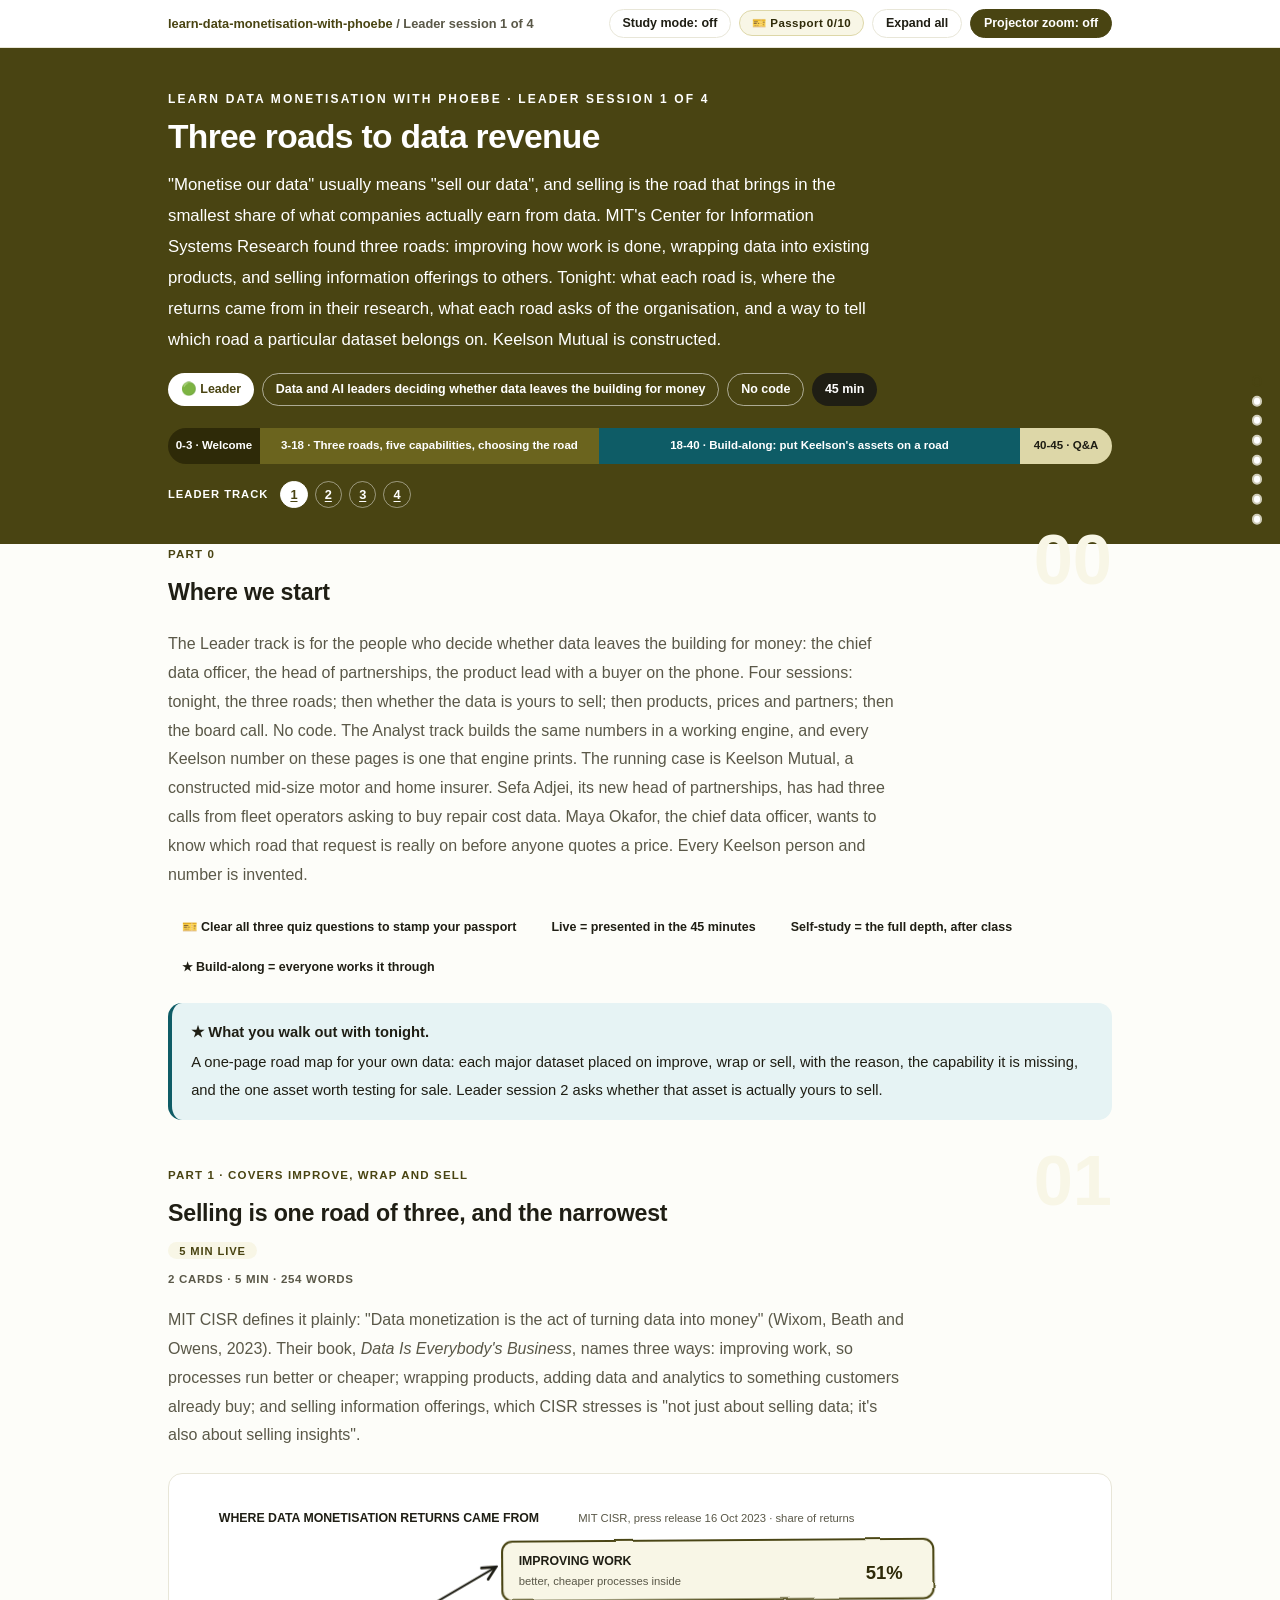
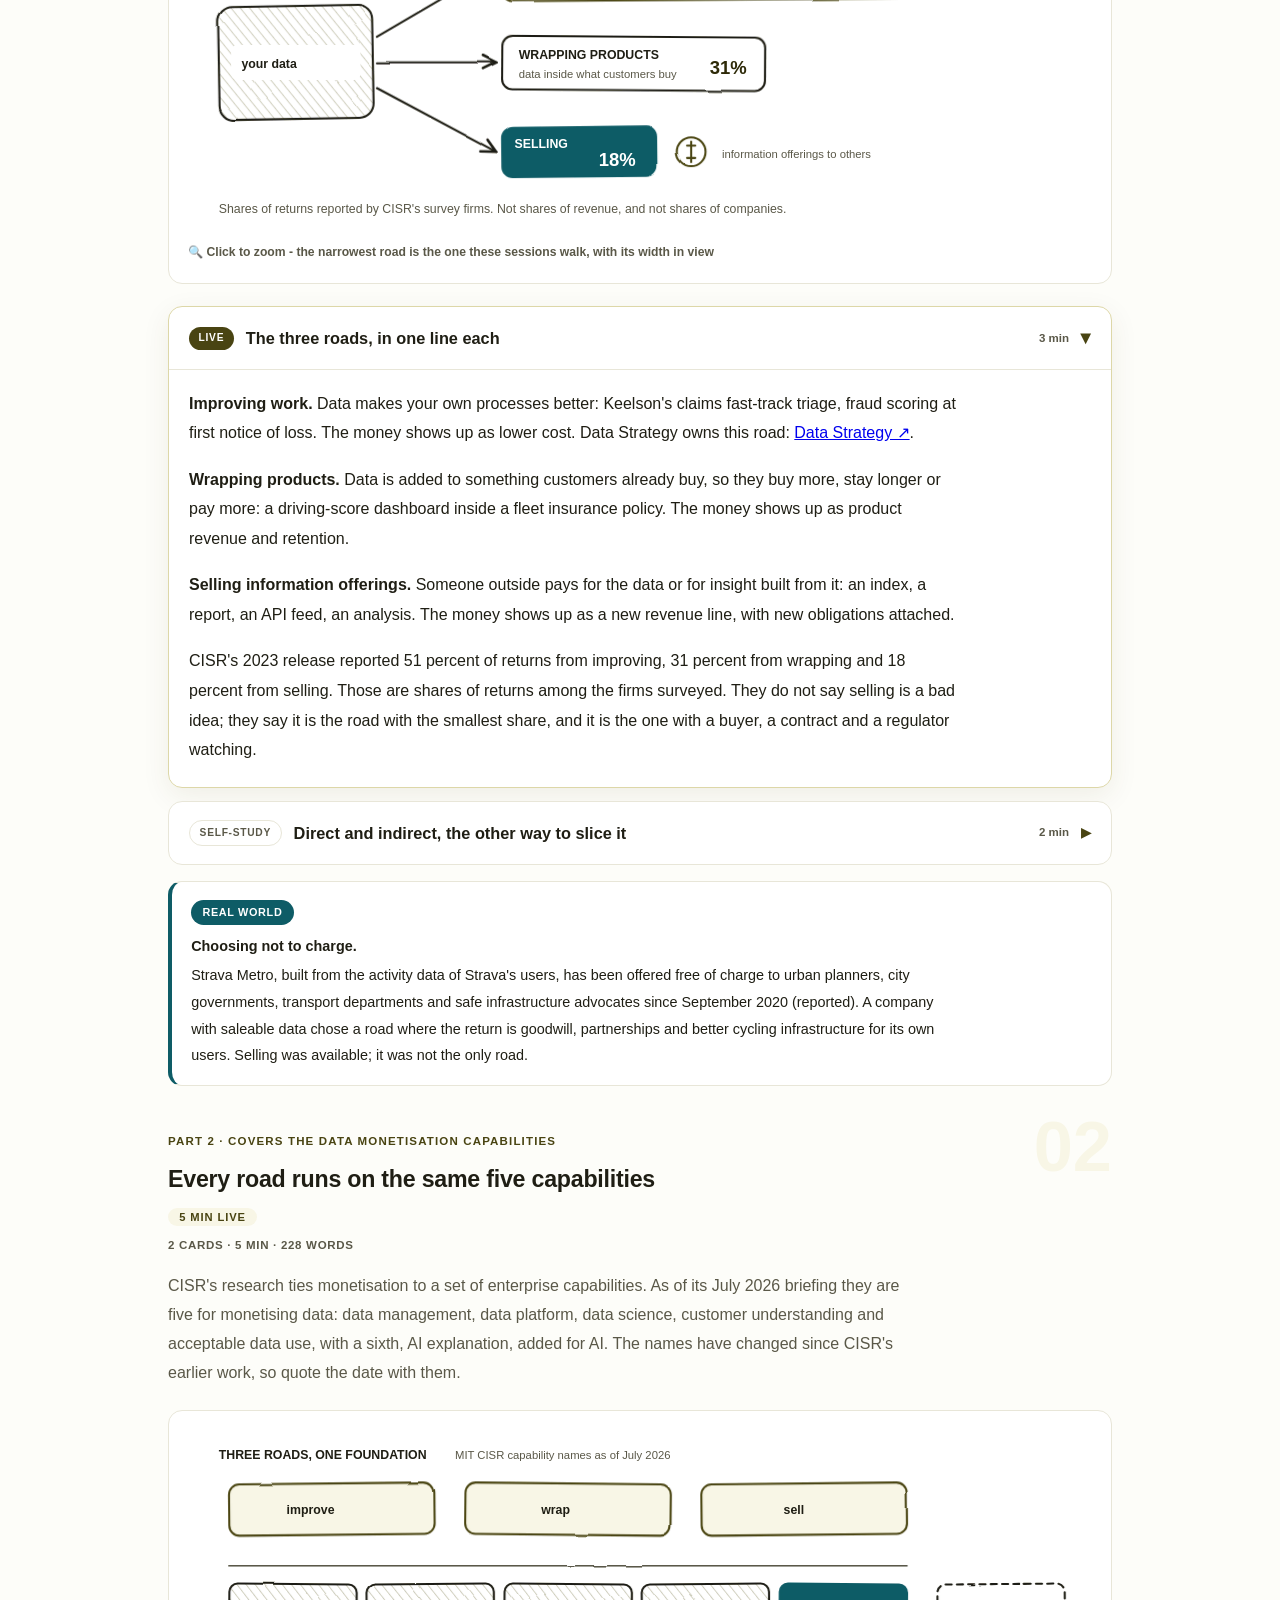
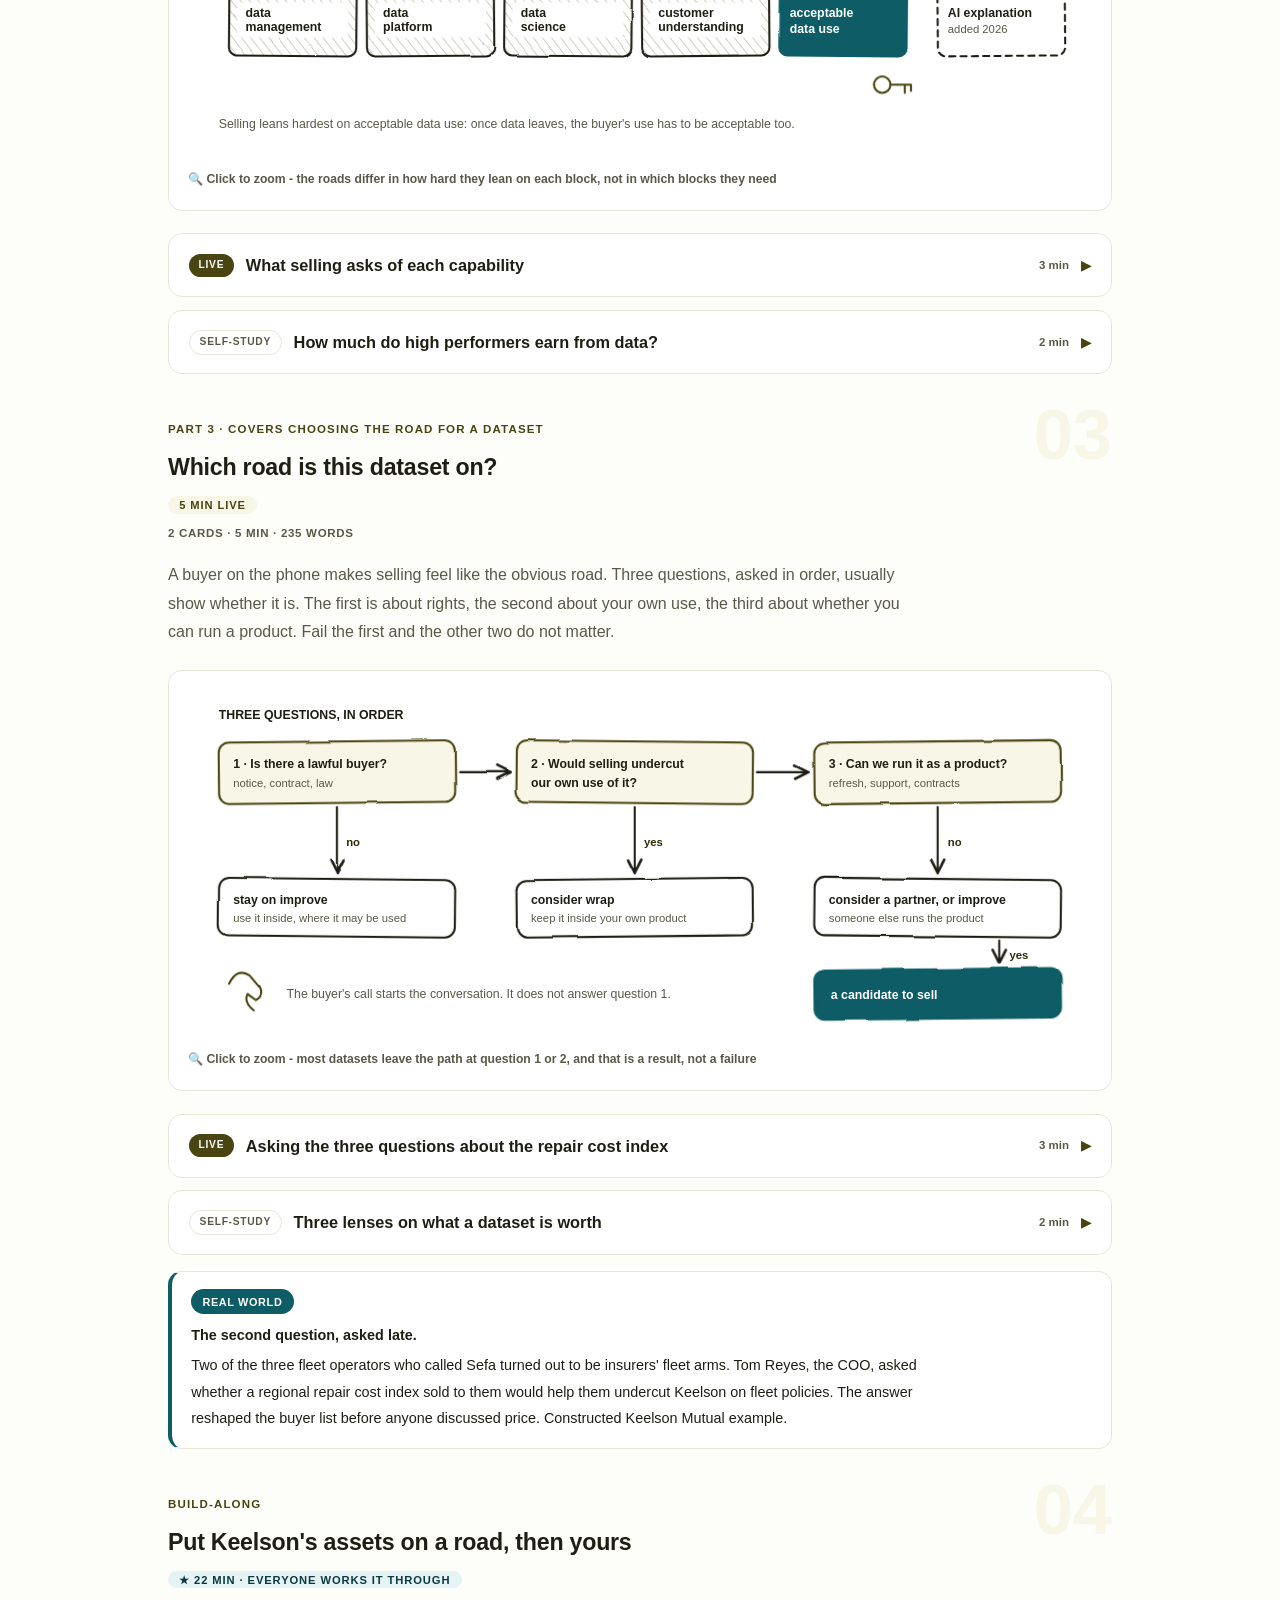
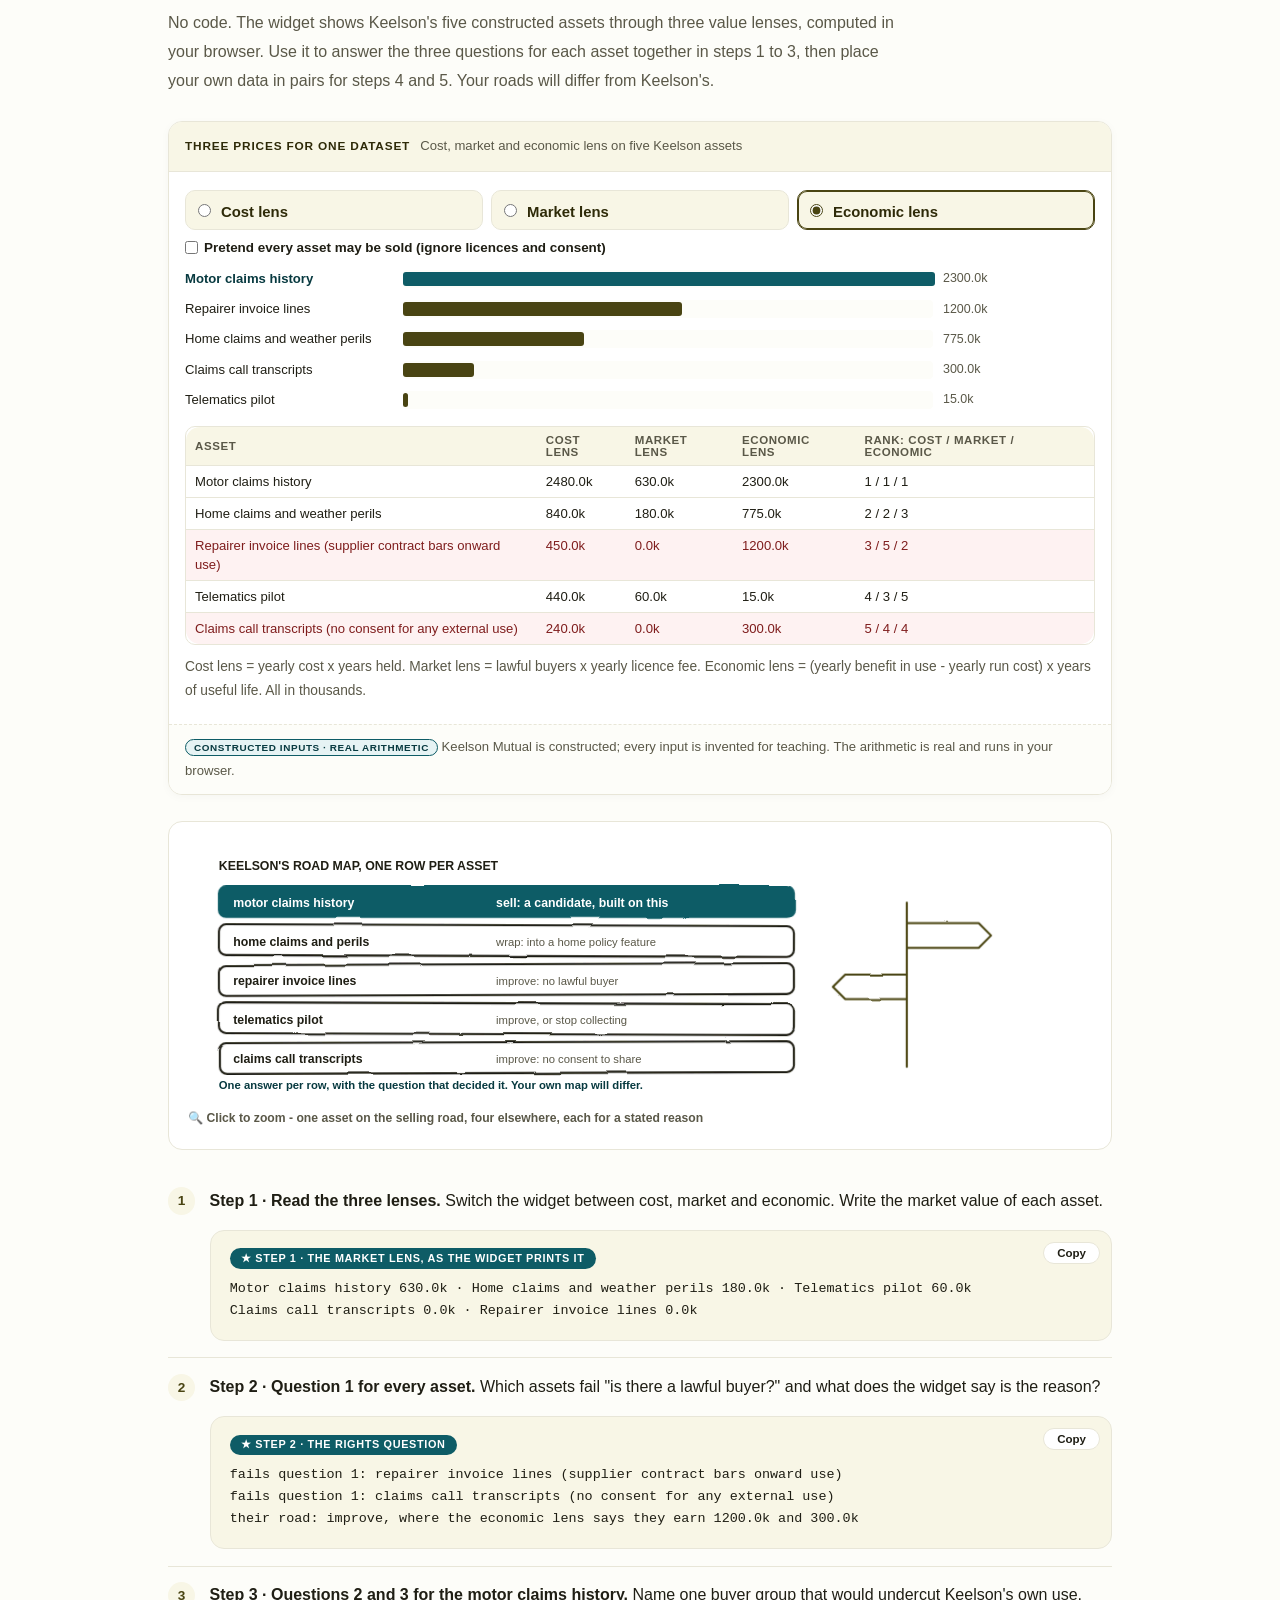
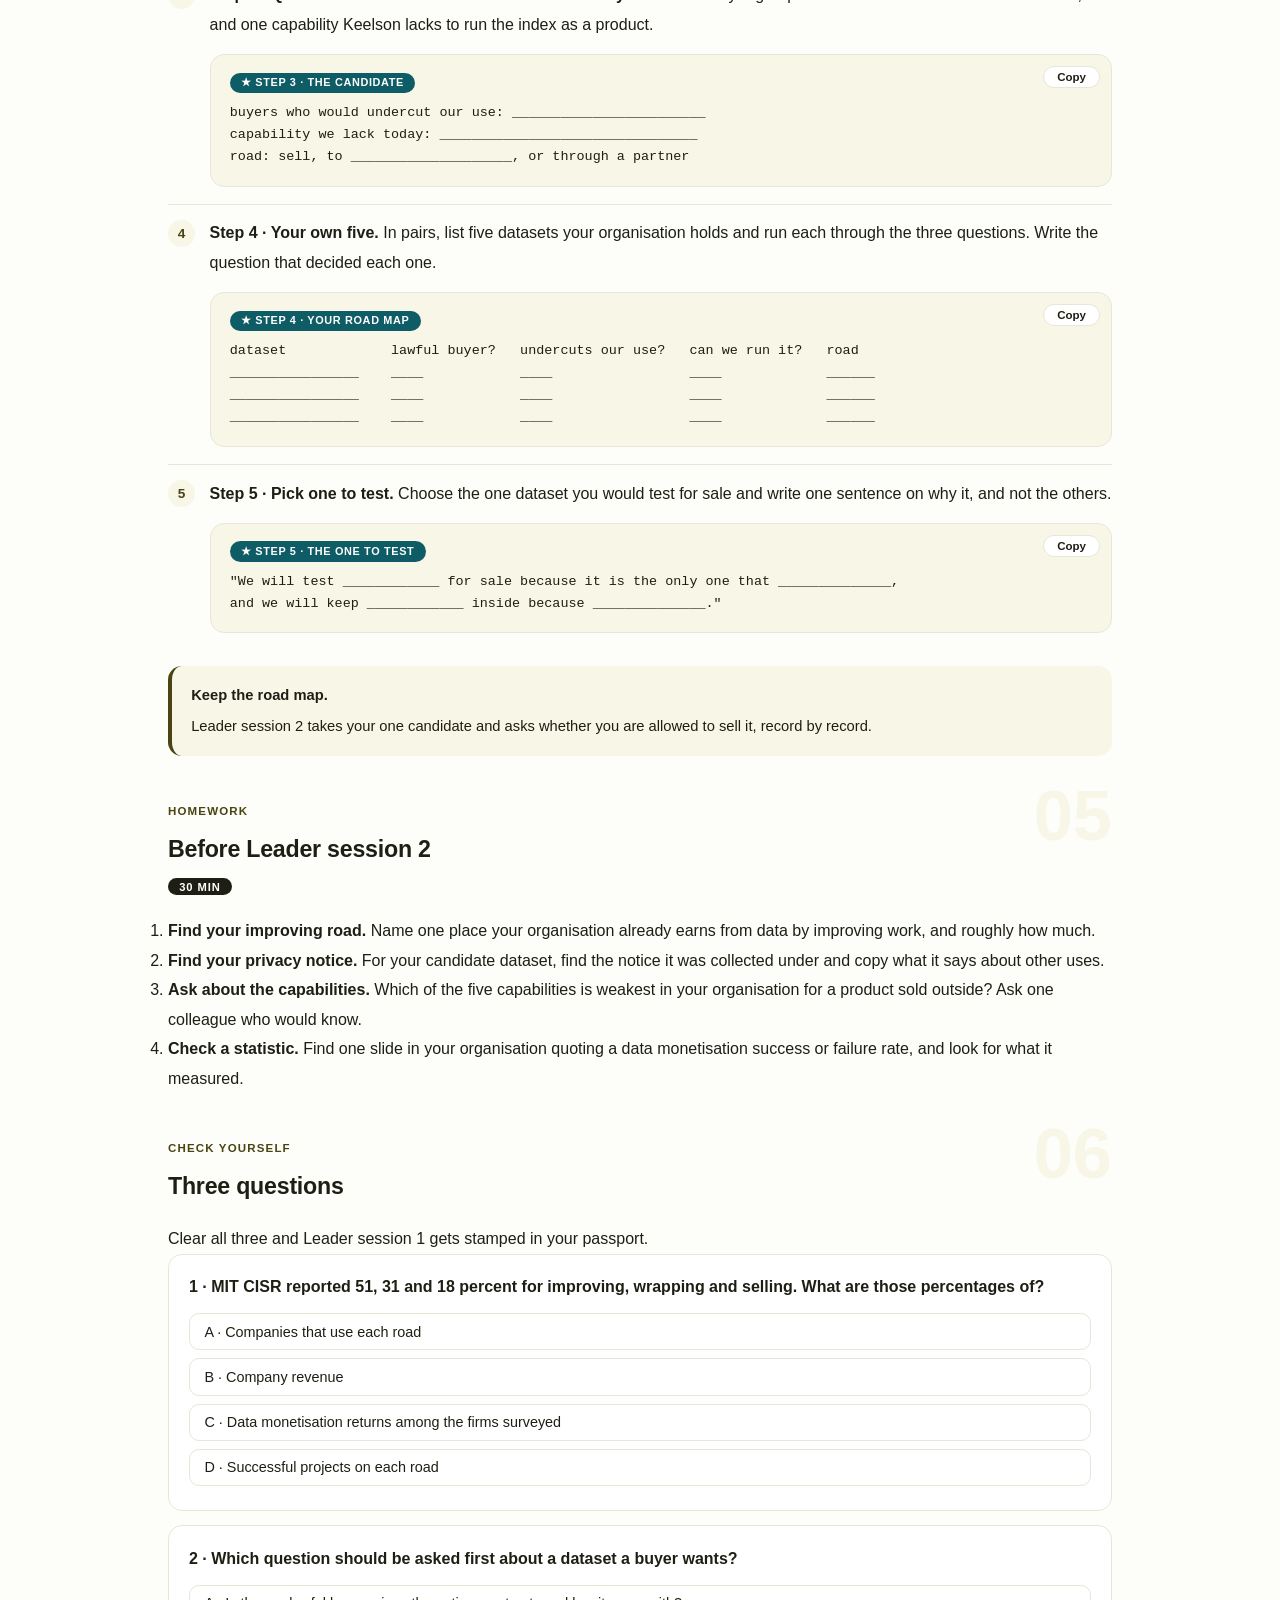
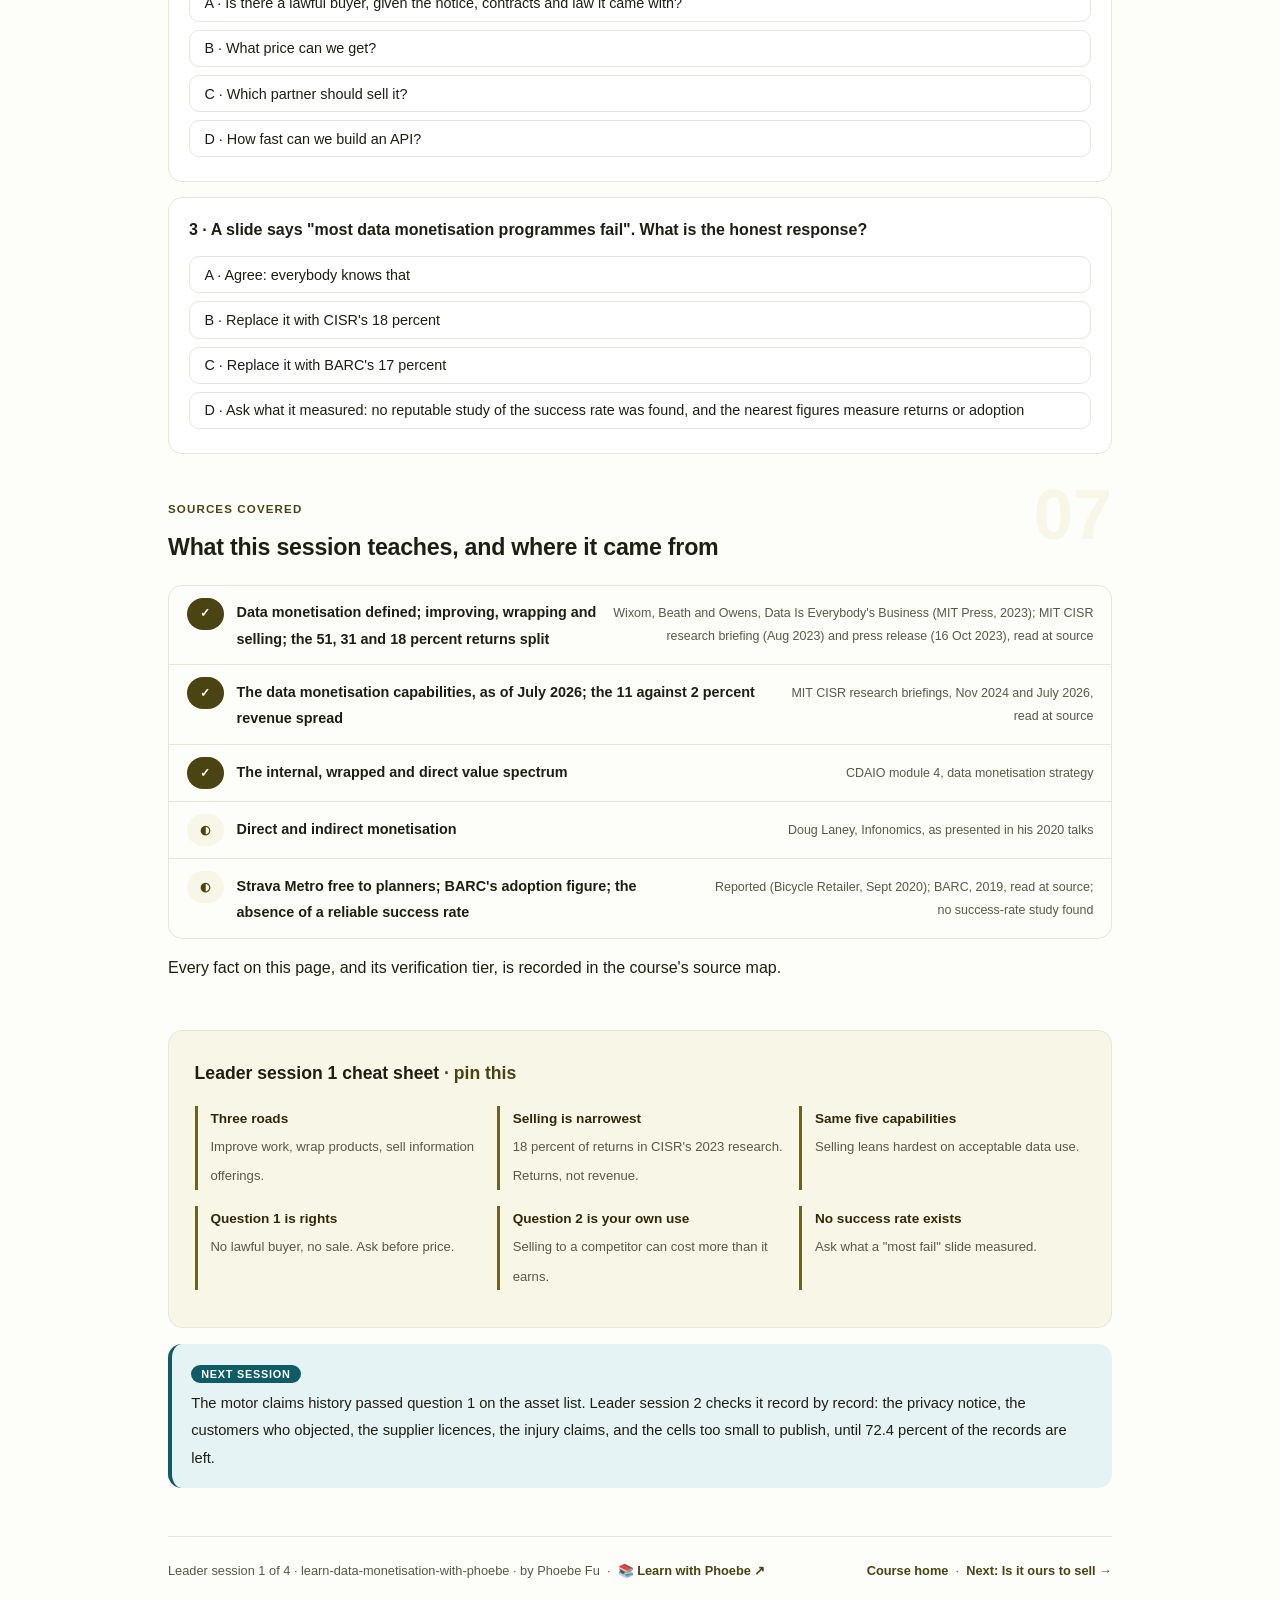
<file: courses/b1-three-roads-to-data-revenue.html>
<!DOCTYPE html>
<html lang="en">
<head>
<meta charset="UTF-8">
<meta name="viewport" content="width=device-width, initial-scale=1.0">
<!-- social:start -->
<meta name="description" content="Leader session 1 of 4. Three roads to data revenue: improving work, wrapping products and selling information offerings, how MIT CISR found returns split across them, the capabilities each road leans on, and how to tell which road a dataset belongs on. Keelson Mutual's repair cost index, constructed.">
<meta property="og:type" content="article">
<meta property="og:site_name" content="Learn with Phoebe">
<meta property="og:title" content="Three roads to data revenue - learn data monetisation with phoebe">
<meta property="og:description" content="Leader session 1 of 4. Improve, wrap or sell: where data returns come from and which road a dataset belongs on.">
<meta property="og:url" content="https://phoebefu6.github.io/learn-data-monetisation-with-phoebe/courses/b1-three-roads-to-data-revenue.html">
<meta property="og:image" content="https://phoebefu6.github.io/learn-data-monetisation-with-phoebe/assets/og-cover.png">
<meta property="og:image:width" content="1200">
<meta property="og:image:height" content="630">
<meta name="twitter:card" content="summary_large_image">
<meta name="twitter:title" content="Three roads to data revenue - learn data monetisation with phoebe">
<meta name="twitter:description" content="Leader session 1 of 4. Improve, wrap or sell, and which road a dataset belongs on.">
<meta name="twitter:image" content="https://phoebefu6.github.io/learn-data-monetisation-with-phoebe/assets/og-cover.png">
<!-- social:end -->
<title>Leader session 1 · Three roads to data revenue - learn data monetisation with phoebe</title>
<link rel="stylesheet" href="../assets/style.css?v=1">
</head>
<body>

<div class="toolbar">
  <div class="wrap">
    <span class="crumb"><a href="../index.html">learn-data-monetisation-with-phoebe</a> / Leader session 1 of 4</span>
    <button class="btn" id="toggle-all" type="button">Expand all</button>
    <button class="btn primary" id="zoom-toggle" type="button">Projector zoom: off</button>
  </div>
</div>

<header class="masthead">
  <div class="wrap">
    <div class="eyebrow">Learn Data Monetisation with Phoebe · Leader session 1 of 4</div>
    <h1>Three roads to <span class="accent">data revenue</span></h1>
    <p class="sub">"Monetise our data" usually means "sell our data", and selling is the road that brings in the smallest share of what companies actually earn from data. MIT's Center for Information Systems Research found three roads: improving how work is done, wrapping data into existing products, and selling information offerings to others. Tonight: what each road is, where the returns came from in their research, what each road asks of the organisation, and a way to tell which road a particular dataset belongs on. Keelson Mutual is constructed.</p>
    <div class="chip-row">
      <span class="chip level">🟢 Leader</span>
      <span class="chip audience">Data and AI leaders deciding whether data leaves the building for money</span>
      <span class="chip audience">No code</span>
      <span class="chip time">45 min</span>
    </div>
    <div class="agenda">
      <span class="a1" style="flex:1">0-3 · Welcome</span>
      <span class="a2" style="flex:4">3-18 · Three roads, five capabilities, choosing the road</span>
      <span class="a3" style="flex:5">18-40 · Build-along: put Keelson's assets on a road</span>
      <span class="a4" style="flex:1">40-45 · Q&amp;A</span>
    </div>
  </div>
</header>

<main class="wrap">

  <section class="section" id="intro">
    <div class="section-kicker">
      <span class="klabel">Part 0</span>
      <h2>Where we start</h2>
    </div>
    <p class="lede">The Leader track is for the people who decide whether data leaves the building for money: the chief data officer, the head of partnerships, the product lead with a buyer on the phone. Four sessions: tonight, the three roads; then whether the data is yours to sell; then products, prices and partners; then the board call. No code. The Analyst track builds the same numbers in a working engine, and every Keelson number on these pages is one that engine prints. The running case is Keelson Mutual, a constructed mid-size motor and home insurer. Sefa Adjei, its new head of partnerships, has had three calls from fleet operators asking to buy repair cost data. Maya Okafor, the chief data officer, wants to know which road that request is really on before anyone quotes a price. Every Keelson person and number is invented.</p>

    <div class="legend">
      <span class="pill">🎫 Clear all three quiz questions to stamp your passport</span>
      <span class="pill">Live = presented in the 45 minutes</span>
      <span class="pill">Self-study = the full depth, after class</span>
      <span class="pill">★ Build-along = everyone works it through</span>
    </div>

    <div class="callout win">
      <p><strong>★ What you walk out with tonight.</strong> A one-page road map for your own data: each major dataset placed on improve, wrap or sell, with the reason, the capability it is missing, and the one asset worth testing for sale. Leader session 2 asks whether that asset is actually yours to sell.</p>
    </div>
  </section>

  <section class="section" id="part-1">
    <div class="section-kicker">
      <span class="klabel">Part 1 · covers improve, wrap and sell</span>
      <h2>Selling is one road of three, and the narrowest</h2>
      <span class="tag concept">5 min live</span>
    </div>
    <p class="lede">MIT CISR defines it plainly: "Data monetization is the act of turning data into money" (Wixom, Beath and Owens, 2023). Their book, <em>Data Is Everybody's Business</em>, names three ways: improving work, so processes run better or cheaper; wrapping products, adding data and analytics to something customers already buy; and selling information offerings, which CISR stresses is "not just about selling data; it's also about selling insights".</p>

    <figure class="zoomable">
      <svg viewBox="0 0 880 330" xmlns="http://www.w3.org/2000/svg" role="img" aria-label="Three hand-drawn roads leaving one pile of data. Improving work carries 51 percent of monetisation returns in MIT CISR's 2023 research; wrapping products carries 31 percent; selling information offerings carries 18 percent. Road widths are drawn in proportion. The selling road is filled in teal because it is the subject of these sessions. A note says these are shares of returns, not of revenue and not of companies.">
        <defs>
          <filter id="b1aSk" x="-3%" y="-3%" width="106%" height="106%"><feTurbulence type="fractalNoise" baseFrequency="0.02" numOctaves="2" seed="13" result="n"/><feDisplacementMap in="SourceGraphic" in2="n" scale="2.4" xChannelSelector="R" yChannelSelector="G"/></filter>
          <pattern id="b1aHc" patternUnits="userSpaceOnUse" width="7" height="7" patternTransform="rotate(-38)"><line x1="0" y1="0" x2="0" y2="7" stroke="#494412" stroke-width="1" opacity=".5"/></pattern>
          <marker id="b1aAr" viewBox="0 0 10 10" refX="9" refY="5" markerWidth="8" markerHeight="8" orient="auto"><path d="M1 1 L9 5 L1 9" fill="none" stroke="#1F1E14" stroke-width="1.6" stroke-linecap="round"/></marker>
        </defs>
        <style>
          .b1aH { font: 800 12px Inter, sans-serif; fill: #1F1E14; }
          .b1aL { font: 600 12px Inter, sans-serif; fill: #1F1E14; }
          .b1aS { font: 400 11px Inter, sans-serif; fill: #5A5848; }
          .b1aV { font: 800 18px Inter, sans-serif; fill: #2E2A08; }
          .b1aW { font: 800 12px Inter, sans-serif; fill: #FFFFFF; }
          .b1aX { font: 800 18px Inter, sans-serif; fill: #FFFFFF; }
          .b1aN { font: 400 12px Inter, sans-serif; fill: #5A5848; }
        </style>

        <text class="b1aH" x="30" y="28">WHERE DATA MONETISATION RETURNS CAME FROM</text>
        <text class="b1aS" x="380" y="28">MIT CISR, press release 16 Oct 2023 · share of returns</text>

        <g filter="url(#b1aSk)" fill="none" stroke="#1F1E14" stroke-width="2" stroke-linecap="round" stroke-linejoin="round">
          <rect x="30" y="110" width="150" height="110" rx="14" transform="rotate(-1 105 165)" fill="url(#b1aHc)"/>
          <path d="M184 140 L300 72" marker-end="url(#b1aAr)"/>
          <path d="M184 165 L300 165" marker-end="url(#b1aAr)"/>
          <path d="M184 190 L300 252" marker-end="url(#b1aAr)"/>
          <rect x="306" y="46" width="420" height="58" rx="10" transform="rotate(-0.4 516 75)" fill="#F8F6E6" stroke="#494412"/>
          <rect x="306" y="140" width="256" height="52" rx="10" transform="rotate(0.4 434 166)" fill="#FFFFFF"/>
          <rect x="306" y="228" width="150" height="48" rx="10" transform="rotate(-0.6 381 252)" fill="#0E5C66" stroke="#0E5C66"/>
          <!-- doodle: a coin beside the selling road -->
          <circle cx="490" cy="252" r="14" stroke="#494412"/>
          <path d="M486 246 L494 246 M486 258 L494 258 M490 242 L490 262" stroke="#494412"/>
        </g>

        <rect x="42" y="148" width="126" height="34" rx="6" fill="#FFFFFF"/>
        <text class="b1aH" x="52" y="170">your data</text>

        <text class="b1aH" x="322" y="70">IMPROVING WORK</text>
        <text class="b1aS" x="322" y="90">better, cheaper processes inside</text>
        <text class="b1aV" x="660" y="84">51%</text>

        <text class="b1aH" x="322" y="162">WRAPPING PRODUCTS</text>
        <text class="b1aS" x="322" y="180">data inside what customers buy</text>
        <text class="b1aV" x="508" y="176">31%</text>

        <text class="b1aW" x="318" y="248">SELLING</text>
        <text class="b1aX" x="400" y="266">18%</text>
        <text class="b1aS" x="520" y="258">information offerings to others</text>

        <text class="b1aN" x="30" y="312">Shares of returns reported by CISR's survey firms. Not shares of revenue, and not shares of companies.</text>
      </svg>
      <figcaption>🔍 Click to zoom - the narrowest road is the one these sessions walk, with its width in view</figcaption>
    </figure>

    <details class="card" open>
      <summary><span class="mode live">Live</span>The three roads, in one line each<span class="mini">3 min</span><span class="caret">▶</span></summary>
      <div class="body">
        <p><strong>Improving work.</strong> Data makes your own processes better: Keelson's claims fast-track triage, fraud scoring at first notice of loss. The money shows up as lower cost. Data Strategy owns this road: <a href="https://phoebefu6.github.io/learn-data-strategy-with-phoebe/">Data Strategy ↗</a>.</p>
        <p><strong>Wrapping products.</strong> Data is added to something customers already buy, so they buy more, stay longer or pay more: a driving-score dashboard inside a fleet insurance policy. The money shows up as product revenue and retention.</p>
        <p><strong>Selling information offerings.</strong> Someone outside pays for the data or for insight built from it: an index, a report, an API feed, an analysis. The money shows up as a new revenue line, with new obligations attached.</p>
        <p>CISR's 2023 release reported 51 percent of returns from improving, 31 percent from wrapping and 18 percent from selling. Those are shares of returns among the firms surveyed. They do not say selling is a bad idea; they say it is the road with the smallest share, and it is the one with a buyer, a contract and a regulator watching.</p>
      </div>
    </details>

    <details class="card">
      <summary><span class="mode self">Self-study</span>Direct and indirect, the other way to slice it<span class="mini">2 min</span><span class="caret">▶</span></summary>
      <div class="body">
        <p>Doug Laney, author of <em>Infonomics</em>, splits monetisation into indirect and direct in his talks (2020). Indirect includes improving process performance, developing new solutions, building partner relationships and "publishing branded indices". Direct includes bartering or trading information, enhancing products with it, "selling raw data through brokers or data markets" and "offering insights, analyses and reports". Keelson's repair cost index sits interestingly on both lists: published freely it is a branded index that builds reputation; sold, it is a direct offering. That choice is part of tonight's build-along.</p>
      </div>
    </details>

    <div class="callout example">
      <span class="ex-pill">Real world</span>
      <p><strong>Choosing not to charge.</strong> Strava Metro, built from the activity data of Strava's users, has been offered free of charge to urban planners, city governments, transport departments and safe infrastructure advocates since September 2020 (reported). A company with saleable data chose a road where the return is goodwill, partnerships and better cycling infrastructure for its own users. Selling was available; it was not the only road.</p>
    </div>
  </section>

  <section class="section" id="part-2">
    <div class="section-kicker">
      <span class="klabel">Part 2 · covers the data monetisation capabilities</span>
      <h2>Every road runs on the same five capabilities</h2>
      <span class="tag concept">5 min live</span>
    </div>
    <p class="lede">CISR's research ties monetisation to a set of enterprise capabilities. As of its July 2026 briefing they are five for monetising data: data management, data platform, data science, customer understanding and acceptable data use, with a sixth, AI explanation, added for AI. The names have changed since CISR's earlier work, so quote the date with them.</p>

    <figure class="zoomable">
      <svg viewBox="0 0 880 320" xmlns="http://www.w3.org/2000/svg" role="img" aria-label="Three hand-drawn roads, improve, wrap and sell, resting on five foundation blocks: data management, data platform, data science, customer understanding and acceptable data use. The acceptable data use block is filled in teal because selling leans hardest on it: data leaves the organisation and someone else's use must also be acceptable. A sixth block, AI explanation, sits to the side, dashed, as CISR's 2026 addition.">
        <defs>
          <filter id="b1bSk" x="-3%" y="-3%" width="106%" height="106%"><feTurbulence type="fractalNoise" baseFrequency="0.02" numOctaves="2" seed="19" result="n"/><feDisplacementMap in="SourceGraphic" in2="n" scale="2.4" xChannelSelector="R" yChannelSelector="G"/></filter>
          <pattern id="b1bHc" patternUnits="userSpaceOnUse" width="7" height="7" patternTransform="rotate(-38)"><line x1="0" y1="0" x2="0" y2="7" stroke="#494412" stroke-width="1" opacity=".5"/></pattern>
          <marker id="b1bAr" viewBox="0 0 10 10" refX="9" refY="5" markerWidth="8" markerHeight="8" orient="auto"><path d="M1 1 L9 5 L1 9" fill="none" stroke="#1F1E14" stroke-width="1.6" stroke-linecap="round"/></marker>
        </defs>
        <style>
          .b1bH { font: 800 12px Inter, sans-serif; fill: #1F1E14; }
          .b1bL { font: 600 12px Inter, sans-serif; fill: #1F1E14; }
          .b1bS { font: 400 11px Inter, sans-serif; fill: #5A5848; }
          .b1bW { font: 800 12px Inter, sans-serif; fill: #FFFFFF; }
          .b1bN { font: 400 12px Inter, sans-serif; fill: #5A5848; }
        </style>

        <text class="b1bH" x="30" y="28">THREE ROADS, ONE FOUNDATION</text>
        <text class="b1bS" x="260" y="28">MIT CISR capability names as of July 2026</text>

        <g filter="url(#b1bSk)" fill="none" stroke="#1F1E14" stroke-width="2" stroke-linecap="round" stroke-linejoin="round">
          <rect x="40" y="52" width="200" height="50" rx="10" transform="rotate(-0.6 140 77)" fill="#F8F6E6" stroke="#494412"/>
          <rect x="270" y="52" width="200" height="50" rx="10" transform="rotate(0.6 370 77)" fill="#F8F6E6" stroke="#494412"/>
          <rect x="500" y="52" width="200" height="50" rx="10" transform="rotate(-0.6 600 77)" fill="#F8F6E6" stroke="#494412"/>
          <path d="M40 132 L700 132" stroke="#5A5848"/>
          <rect x="40" y="150" width="124" height="70" rx="8" transform="rotate(0.5 102 185)" fill="url(#b1bHc)"/>
          <rect x="174" y="150" width="124" height="70" rx="8" transform="rotate(-0.5 236 185)" fill="url(#b1bHc)"/>
          <rect x="308" y="150" width="124" height="70" rx="8" transform="rotate(0.5 370 185)" fill="url(#b1bHc)"/>
          <rect x="442" y="150" width="124" height="70" rx="8" transform="rotate(-0.5 504 185)" fill="url(#b1bHc)"/>
          <rect x="576" y="150" width="124" height="70" rx="8" transform="rotate(0.5 638 185)" fill="#0E5C66" stroke="#0E5C66"/>
          <rect x="730" y="150" width="124" height="70" rx="8" transform="rotate(-0.5 792 185)" fill="#FFFFFF" stroke-dasharray="6 5"/>
          <!-- doodle: a key on the acceptable data use block -->
          <circle cx="676" cy="248" r="8" stroke="#494412"/>
          <path d="M684 248 L704 248 M698 248 L698 256 M704 248 L704 254" stroke="#494412"/>
        </g>

        <text class="b1bH" x="96" y="82">improve</text>
        <text class="b1bH" x="344" y="82">wrap</text>
        <text class="b1bH" x="580" y="82">sell</text>

        <rect x="48" y="168" width="108" height="34" rx="5" fill="#FFFFFF"/>
        <rect x="182" y="168" width="108" height="34" rx="5" fill="#FFFFFF"/>
        <rect x="316" y="168" width="108" height="34" rx="5" fill="#FFFFFF"/>
        <rect x="450" y="168" width="108" height="34" rx="5" fill="#FFFFFF"/>
        <text class="b1bL" x="56" y="182">data</text>
        <text class="b1bL" x="56" y="196">management</text>
        <text class="b1bL" x="190" y="182">data</text>
        <text class="b1bL" x="190" y="196">platform</text>
        <text class="b1bL" x="324" y="182">data</text>
        <text class="b1bL" x="324" y="196">science</text>
        <text class="b1bL" x="458" y="182">customer</text>
        <text class="b1bL" x="458" y="196">understanding</text>
        <text class="b1bW" x="586" y="182">acceptable</text>
        <text class="b1bW" x="586" y="198">data use</text>
        <text class="b1bL" x="740" y="182">AI explanation</text>
        <text class="b1bS" x="740" y="198">added 2026</text>

        <text class="b1bN" x="30" y="290">Selling leans hardest on acceptable data use: once data leaves, the buyer's use has to be acceptable too.</text>
      </svg>
      <figcaption>🔍 Click to zoom - the roads differ in how hard they lean on each block, not in which blocks they need</figcaption>
    </figure>

    <details class="card">
      <summary><span class="mode live">Live</span>What selling asks of each capability<span class="mini">3 min</span><span class="caret">▶</span></summary>
      <div class="body">
        <p><strong>Data management and data platform.</strong> A buyer expects the index on time, every quarter, with documented definitions. Internal users forgive a late refresh; a paying customer asks for a credit.</p>
        <p><strong>Data science.</strong> Building insight someone outside will trust, not only a model your own team understands.</p>
        <p><strong>Customer understanding.</strong> For selling, this means understanding a customer you have never served: what a fleet operator would do with repair cost data, and what that is worth to them. Analyst session 4 prices exactly this.</p>
        <p><strong>Acceptable data use.</strong> Whether the data may leave at all, in what form, and what the buyer may do with it. It is the subject of Leader session 2.</p>
      </div>
    </details>

    <details class="card">
      <summary><span class="mode self">Self-study</span>How much do high performers earn from data?<span class="mini">2 min</span><span class="caret">▶</span></summary>
      <div class="body">
        <p>CISR's briefings of November 2024 and July 2026, the latter based on a survey of 349 executives, report that top performers attribute 11 percent of revenues to data monetisation, more than five times the 2 percent of the bottom performers. It is self-reported, not audited, and it covers all three roads, not selling alone.</p>
        <p>What you will not find is a reliable success rate for data monetisation programmes. A 2019 BARC survey sponsored by Tableau (about 200 respondents) found 17 percent of companies had established data monetisation initiatives, which measures adoption, not success. Figures quoted for how many such programmes "fail" could not be traced to a study. If a slide shows one, ask what it measured.</p>
      </div>
    </details>
  </section>

  <section class="section" id="part-3">
    <div class="section-kicker">
      <span class="klabel">Part 3 · covers choosing the road for a dataset</span>
      <h2>Which road is this dataset on?</h2>
      <span class="tag concept">5 min live</span>
    </div>
    <p class="lede">A buyer on the phone makes selling feel like the obvious road. Three questions, asked in order, usually show whether it is. The first is about rights, the second about your own use, the third about whether you can run a product. Fail the first and the other two do not matter.</p>

    <figure class="zoomable">
      <svg viewBox="0 0 880 340" xmlns="http://www.w3.org/2000/svg" role="img" aria-label="A hand-drawn decision path with three questions. One: is there a lawful buyer? If no, the dataset stays on improve. Two: would selling a copy undercut our own use of it? If yes, consider wrap instead, where the data stays inside our product. Three: can we run it as a product, with refresh, support and contracts? If no, consider a partner or improve. If yes to the end, the dataset is a candidate to sell, filled in teal.">
        <defs>
          <filter id="b1cSk" x="-3%" y="-3%" width="106%" height="106%"><feTurbulence type="fractalNoise" baseFrequency="0.02" numOctaves="2" seed="29" result="n"/><feDisplacementMap in="SourceGraphic" in2="n" scale="2.4" xChannelSelector="R" yChannelSelector="G"/></filter>
          <pattern id="b1cHc" patternUnits="userSpaceOnUse" width="7" height="7" patternTransform="rotate(-38)"><line x1="0" y1="0" x2="0" y2="7" stroke="#494412" stroke-width="1" opacity=".5"/></pattern>
          <marker id="b1cAr" viewBox="0 0 10 10" refX="9" refY="5" markerWidth="8" markerHeight="8" orient="auto"><path d="M1 1 L9 5 L1 9" fill="none" stroke="#1F1E14" stroke-width="1.6" stroke-linecap="round"/></marker>
        </defs>
        <style>
          .b1cH { font: 800 12px Inter, sans-serif; fill: #1F1E14; }
          .b1cL { font: 600 12px Inter, sans-serif; fill: #1F1E14; }
          .b1cS { font: 400 11px Inter, sans-serif; fill: #5A5848; }
          .b1cA { font: 700 11px Inter, sans-serif; fill: #2E2A08; }
          .b1cW { font: 800 12px Inter, sans-serif; fill: #FFFFFF; }
          .b1cN { font: 400 12px Inter, sans-serif; fill: #5A5848; }
        </style>

        <text class="b1cH" x="30" y="28">THREE QUESTIONS, IN ORDER</text>

        <g filter="url(#b1cSk)" fill="none" stroke="#1F1E14" stroke-width="2" stroke-linecap="round" stroke-linejoin="round">
          <rect x="30" y="50" width="230" height="60" rx="10" transform="rotate(-0.6 145 80)" fill="#F8F6E6" stroke="#494412"/>
          <rect x="320" y="50" width="230" height="60" rx="10" transform="rotate(0.6 435 80)" fill="#F8F6E6" stroke="#494412"/>
          <rect x="610" y="50" width="240" height="60" rx="10" transform="rotate(-0.6 730 80)" fill="#F8F6E6" stroke="#494412"/>
          <path d="M264 80 L314 80" marker-end="url(#b1cAr)"/>
          <path d="M554 80 L604 80" marker-end="url(#b1cAr)"/>
          <path d="M145 114 L145 178" marker-end="url(#b1cAr)"/>
          <path d="M435 114 L435 178" marker-end="url(#b1cAr)"/>
          <path d="M730 114 L730 178" marker-end="url(#b1cAr)"/>
          <rect x="30" y="184" width="230" height="56" rx="10" transform="rotate(0.6 145 212)" fill="#FFFFFF"/>
          <rect x="320" y="184" width="230" height="56" rx="10" transform="rotate(-0.6 435 212)" fill="#FFFFFF"/>
          <rect x="610" y="184" width="240" height="56" rx="10" transform="rotate(0.6 730 212)" fill="#FFFFFF"/>
          <path d="M790 244 L790 266" marker-end="url(#b1cAr)"/>
          <rect x="610" y="272" width="240" height="48" rx="10" transform="rotate(-0.6 730 296)" fill="#0E5C66" stroke="#0E5C66"/>
          <!-- doodle: a telephone receiver for the buyer's call -->
          <path d="M40 286 Q48 270 60 278 L70 290 Q74 298 66 302 L58 296 Q54 304 64 312" stroke="#494412"/>
        </g>

        <text class="b1cL" x="44" y="76">1 · Is there a lawful buyer?</text>
        <text class="b1cS" x="44" y="94">notice, contract, law</text>
        <text class="b1cL" x="334" y="76">2 · Would selling undercut</text>
        <text class="b1cL" x="334" y="94">our own use of it?</text>
        <text class="b1cL" x="624" y="76">3 · Can we run it as a product?</text>
        <text class="b1cS" x="624" y="94">refresh, support, contracts</text>

        <text class="b1cA" x="154" y="152">no</text>
        <text class="b1cA" x="444" y="152">yes</text>
        <text class="b1cA" x="740" y="152">no</text>

        <text class="b1cH" x="44" y="208">stay on improve</text>
        <text class="b1cS" x="44" y="226">use it inside, where it may be used</text>
        <text class="b1cH" x="334" y="208">consider wrap</text>
        <text class="b1cS" x="334" y="226">keep it inside your own product</text>
        <text class="b1cH" x="624" y="208">consider a partner, or improve</text>
        <text class="b1cS" x="624" y="226">someone else runs the product</text>
        <text class="b1cA" x="800" y="262">yes</text>
        <text class="b1cW" x="626" y="301">a candidate to sell</text>

        <text class="b1cN" x="96" y="300">The buyer's call starts the conversation. It does not answer question 1.</text>
      </svg>
      <figcaption>🔍 Click to zoom - most datasets leave the path at question 1 or 2, and that is a result, not a failure</figcaption>
    </figure>

    <details class="card">
      <summary><span class="mode live">Live</span>Asking the three questions about the repair cost index<span class="mini">3 min</span><span class="caret">▶</span></summary>
      <div class="body">
        <p><strong>1 · A lawful buyer?</strong> For aggregated motor claims, probably yes, for most records; Leader session 2 measures how many. For the repairer invoice lines, no: a supply contract limits them to settling Keelson's own claims.</p>
        <p><strong>2 · Would selling undercut our own use?</strong> Keelson prices motor policies partly on repair cost. Selling a regional repair cost index to smaller insurers hands competitors part of that edge. Selling it to fleet operators and repair networks does not. The answer depends on the buyer, which is why Analyst session 4 prices segments separately.</p>
        <p><strong>3 · Can Keelson run a product?</strong> Not yet: there is no refresh process a customer could rely on, no support, and no contract template. That points either to building those (Analyst session 3 costs them) or to a partner who already has them (Analyst session 5).</p>
      </div>
    </details>

    <details class="card">
      <summary><span class="mode self">Self-study</span>Three lenses on what a dataset is worth<span class="mini">2 min</span><span class="caret">▶</span></summary>
      <div class="body">
        <p>Before choosing a road, it helps to know what the dataset is worth on each. Analyst session 1 computes three lenses on Keelson's five assets: what each cost to build and keep, what lawful buyers would pay, and what it earns in use. The repairer invoice lines show why the order of the three questions matters: 1200.0k in use, 0.0k on the market. The motor claims history is the only asset that ranks first on all three, which is why the index is built on it. The widget in the build-along below shows the same numbers.</p>
      </div>
    </details>

    <div class="callout example">
      <span class="ex-pill">Real world</span>
      <p><strong>The second question, asked late.</strong> Two of the three fleet operators who called Sefa turned out to be insurers' fleet arms. Tom Reyes, the COO, asked whether a regional repair cost index sold to them would help them undercut Keelson on fleet policies. The answer reshaped the buyer list before anyone discussed price. Constructed Keelson Mutual example.</p>
    </div>
  </section>

  <section class="section" id="demo-1">
    <div class="section-kicker">
      <span class="klabel">Build-along</span>
      <h2>Put Keelson's assets on a road, then yours</h2>
      <span class="tag demo">★ 22 min · everyone works it through</span>
    </div>
    <p class="lede">No code. The widget shows Keelson's five constructed assets through three value lenses, computed in your browser. Use it to answer the three questions for each asset together in steps 1 to 3, then place your own data in pairs for steps 4 and 5. Your roads will differ from Keelson's.</p>

    <div class="dmx-widget" data-mode="lenses"></div>

    <figure class="zoomable">
      <svg viewBox="0 0 880 250" xmlns="http://www.w3.org/2000/svg" role="img" aria-label="A hand-drawn worksheet. Five Keelson assets on the left each get a road on the right: motor claims history to sell, as a candidate; home claims and perils to wrap; repairer invoice lines to improve, because no lawful buyer; telematics pilot to improve, or stop; call transcripts to improve. The motor claims row is filled in teal.">
        <defs>
          <filter id="b1dSk" x="-3%" y="-3%" width="106%" height="106%"><feTurbulence type="fractalNoise" baseFrequency="0.02" numOctaves="2" seed="37" result="n"/><feDisplacementMap in="SourceGraphic" in2="n" scale="2.4" xChannelSelector="R" yChannelSelector="G"/></filter>
          <pattern id="b1dHc" patternUnits="userSpaceOnUse" width="7" height="7" patternTransform="rotate(-38)"><line x1="0" y1="0" x2="0" y2="7" stroke="#494412" stroke-width="1" opacity=".5"/></pattern>
          <marker id="b1dAr" viewBox="0 0 10 10" refX="9" refY="5" markerWidth="8" markerHeight="8" orient="auto"><path d="M1 1 L9 5 L1 9" fill="none" stroke="#1F1E14" stroke-width="1.6" stroke-linecap="round"/></marker>
        </defs>
        <style>
          .b1dH { font: 800 12px Inter, sans-serif; fill: #1F1E14; }
          .b1dL { font: 600 12px Inter, sans-serif; fill: #1F1E14; }
          .b1dS { font: 400 11px Inter, sans-serif; fill: #5A5848; }
          .b1dB { font: 800 11px Inter, sans-serif; fill: #083A40; }
          .b1dW { font: 800 12px Inter, sans-serif; fill: #FFFFFF; }
        </style>

        <text class="b1dH" x="30" y="28">KEELSON'S ROAD MAP, ONE ROW PER ASSET</text>

        <g filter="url(#b1dSk)" fill="none" stroke="#1F1E14" stroke-width="2" stroke-linecap="round" stroke-linejoin="round">
          <rect x="30" y="44" width="560" height="30" rx="7" fill="#0E5C66" stroke="#0E5C66"/>
          <rect x="30" y="82" width="560" height="30" rx="7" transform="rotate(0.2 310 97)" fill="#FFFFFF"/>
          <rect x="30" y="120" width="560" height="30" rx="7" transform="rotate(-0.2 310 135)" fill="#FFFFFF"/>
          <rect x="30" y="158" width="560" height="30" rx="7" transform="rotate(0.2 310 173)" fill="#FFFFFF"/>
          <rect x="30" y="196" width="560" height="30" rx="7" transform="rotate(-0.2 310 211)" fill="#FFFFFF"/>
          <!-- doodle: three signposts -->
          <path d="M700 60 L700 220 M700 80 L770 80 L782 92 L770 104 L700 104 M700 130 L640 130 L628 142 L640 154 L700 154" stroke="#494412"/>
        </g>

        <text class="b1dW" x="44" y="64">motor claims history</text>
        <text class="b1dW" x="300" y="64">sell: a candidate, built on this</text>
        <text class="b1dL" x="44" y="102">home claims and perils</text>
        <text class="b1dS" x="300" y="102">wrap: into a home policy feature</text>
        <text class="b1dL" x="44" y="140">repairer invoice lines</text>
        <text class="b1dS" x="300" y="140">improve: no lawful buyer</text>
        <text class="b1dL" x="44" y="178">telematics pilot</text>
        <text class="b1dS" x="300" y="178">improve, or stop collecting</text>
        <text class="b1dL" x="44" y="216">claims call transcripts</text>
        <text class="b1dS" x="300" y="216">improve: no consent to share</text>

        <text class="b1dB" x="30" y="242">One answer per row, with the question that decided it. Your own map will differ.</text>
      </svg>
      <figcaption>🔍 Click to zoom - one asset on the selling road, four elsewhere, each for a stated reason</figcaption>
    </figure>

    <div class="steps">
      <div class="step">
        <p><strong>Step 1 · Read the three lenses.</strong> Switch the widget between cost, market and economic. Write the market value of each asset.</p>
        <div class="prompt-box good"><span class="label">★ Step 1 · the market lens, as the widget prints it</span>Motor claims history 630.0k · Home claims and weather perils 180.0k · Telematics pilot 60.0k
Claims call transcripts 0.0k · Repairer invoice lines 0.0k</div>
      </div>
      <div class="step">
        <p><strong>Step 2 · Question 1 for every asset.</strong> Which assets fail "is there a lawful buyer?" and what does the widget say is the reason?</p>
        <div class="prompt-box good"><span class="label">★ Step 2 · the rights question</span>fails question 1: repairer invoice lines (supplier contract bars onward use)
fails question 1: claims call transcripts (no consent for any external use)
their road: improve, where the economic lens says they earn 1200.0k and 300.0k</div>
      </div>
      <div class="step">
        <p><strong>Step 3 · Questions 2 and 3 for the motor claims history.</strong> Name one buyer group that would undercut Keelson's own use, and one capability Keelson lacks to run the index as a product.</p>
        <div class="prompt-box good"><span class="label">★ Step 3 · the candidate</span>buyers who would undercut our use: ________________________
capability we lack today: ________________________________
road: sell, to ____________________, or through a partner</div>
      </div>
      <div class="step">
        <p><strong>Step 4 · Your own five.</strong> In pairs, list five datasets your organisation holds and run each through the three questions. Write the question that decided each one.</p>
        <div class="prompt-box good"><span class="label">★ Step 4 · your road map</span>dataset             lawful buyer?   undercuts our use?   can we run it?   road
________________    ____            ____                 ____             ______
________________    ____            ____                 ____             ______
________________    ____            ____                 ____             ______</div>
      </div>
      <div class="step">
        <p><strong>Step 5 · Pick one to test.</strong> Choose the one dataset you would test for sale and write one sentence on why it, and not the others.</p>
        <div class="prompt-box good"><span class="label">★ Step 5 · the one to test</span>"We will test ____________ for sale because it is the only one that ______________,
and we will keep ____________ inside because ______________."</div>
      </div>
    </div>

    <div class="callout tip">
      <p><strong>Keep the road map.</strong> Leader session 2 takes your one candidate and asks whether you are allowed to sell it, record by record.</p>
    </div>
  </section>

  <section class="section" id="exercise">
    <div class="section-kicker">
      <span class="klabel">Homework</span>
      <h2>Before Leader session 2</h2>
      <span class="tag exercise">30 min</span>
    </div>
    <ol>
      <li><strong>Find your improving road.</strong> Name one place your organisation already earns from data by improving work, and roughly how much.</li>
      <li><strong>Find your privacy notice.</strong> For your candidate dataset, find the notice it was collected under and copy what it says about other uses.</li>
      <li><strong>Ask about the capabilities.</strong> Which of the five capabilities is weakest in your organisation for a product sold outside? Ask one colleague who would know.</li>
      <li><strong>Check a statistic.</strong> Find one slide in your organisation quoting a data monetisation success or failure rate, and look for what it measured.</li>
    </ol>
  </section>

  <section class="section" id="quiz">
    <div class="section-kicker">
      <span class="klabel">Check yourself</span>
      <h2>Three questions</h2>
    </div>
    <p>Clear all three and Leader session 1 gets stamped in your passport.</p>

    <div class="quiz-q" data-answer="2">
      <p class="qtext">1 · MIT CISR reported 51, 31 and 18 percent for improving, wrapping and selling. What are those percentages of?</p>
      <button class="qopt" type="button">A · Companies that use each road</button>
      <button class="qopt" type="button">B · Company revenue</button>
      <button class="qopt" type="button">C · Data monetisation returns among the firms surveyed</button>
      <button class="qopt" type="button">D · Successful projects on each road</button>
      <p class="qwhy">They are shares of returns. Quoting them as revenue, or as a share of firms, changes what they claim.</p>
    </div>

    <div class="quiz-q" data-answer="0">
      <p class="qtext">2 · Which question should be asked first about a dataset a buyer wants?</p>
      <button class="qopt" type="button">A · Is there a lawful buyer, given the notice, contracts and law it came with?</button>
      <button class="qopt" type="button">B · What price can we get?</button>
      <button class="qopt" type="button">C · Which partner should sell it?</button>
      <button class="qopt" type="button">D · How fast can we build an API?</button>
      <p class="qwhy">If nobody may lawfully buy it, the other questions do not arise. Keelson's invoice lines stop here.</p>
    </div>

    <div class="quiz-q" data-answer="3">
      <p class="qtext">3 · A slide says "most data monetisation programmes fail". What is the honest response?</p>
      <button class="qopt" type="button">A · Agree: everybody knows that</button>
      <button class="qopt" type="button">B · Replace it with CISR's 18 percent</button>
      <button class="qopt" type="button">C · Replace it with BARC's 17 percent</button>
      <button class="qopt" type="button">D · Ask what it measured: no reputable study of the success rate was found, and the nearest figures measure returns or adoption</button>
      <p class="qwhy">CISR's 18 percent is a share of returns; BARC's 17 percent is adoption. Neither is a failure rate.</p>
    </div>

    <p class="quiz-score"></p>
  </section>

  <section class="section" id="official">
    <div class="section-kicker">
      <span class="klabel">Sources covered</span>
      <h2>What this session teaches, and where it came from</h2>
    </div>
    <div class="covered">
      <div class="covered-row"><span class="status pill solid">✓</span><span class="name">Data monetisation defined; improving, wrapping and selling; the 51, 31 and 18 percent returns split</span><span class="note">Wixom, Beath and Owens, Data Is Everybody's Business (MIT Press, 2023); MIT CISR research briefing (Aug 2023) and press release (16 Oct 2023), read at source</span></div>
      <div class="covered-row"><span class="status pill solid">✓</span><span class="name">The data monetisation capabilities, as of July 2026; the 11 against 2 percent revenue spread</span><span class="note">MIT CISR research briefings, Nov 2024 and July 2026, read at source</span></div>
      <div class="covered-row"><span class="status pill solid">✓</span><span class="name">The internal, wrapped and direct value spectrum</span><span class="note">CDAIO module 4, data monetisation strategy</span></div>
      <div class="covered-row"><span class="status pill light">◐</span><span class="name">Direct and indirect monetisation</span><span class="note">Doug Laney, Infonomics, as presented in his 2020 talks</span></div>
      <div class="covered-row"><span class="status pill light">◐</span><span class="name">Strava Metro free to planners; BARC's adoption figure; the absence of a reliable success rate</span><span class="note">Reported (Bicycle Retailer, Sept 2020); BARC, 2019, read at source; no success-rate study found</span></div>
    </div>
    <p class="mono" style="margin-top:14px">Every fact on this page, and its verification tier, is recorded in the course's source map.</p>
  </section>

  <section class="cheat" id="cheatsheet">
    <h3>Leader session 1 cheat sheet <span>· pin this</span></h3>
    <div class="grid-2">
      <div class="cheat-item"><b>Three roads</b><span>Improve work, wrap products, sell information offerings.</span></div>
      <div class="cheat-item"><b>Selling is narrowest</b><span>18 percent of returns in CISR's 2023 research. Returns, not revenue.</span></div>
      <div class="cheat-item"><b>Same five capabilities</b><span>Selling leans hardest on acceptable data use.</span></div>
      <div class="cheat-item"><b>Question 1 is rights</b><span>No lawful buyer, no sale. Ask before price.</span></div>
      <div class="cheat-item"><b>Question 2 is your own use</b><span>Selling to a competitor can cost more than it earns.</span></div>
      <div class="cheat-item"><b>No success rate exists</b><span>Ask what a "most fail" slide measured.</span></div>
    </div>
  </section>

  <div class="callout next">
    <span class="nx-pill">Next session</span>
    <p>The motor claims history passed question 1 on the asset list. Leader session 2 checks it record by record: the privacy notice, the customers who objected, the supplier licences, the injury claims, and the cells too small to publish, until 72.4 percent of the records are left.</p>
  </div>

  <footer class="pagefoot">
    <span>Leader session 1 of 4 · learn-data-monetisation-with-phoebe · by Phoebe Fu &nbsp;·&nbsp; 📚 <a href="https://phoebefu6.github.io/learn-with-phoebe/">Learn with Phoebe ↗</a></span>
    <span><a href="../index.html">Course home</a> &nbsp;·&nbsp; <a href="b2-is-it-ours-to-sell.html">Next: Is it ours to sell →</a></span>
  </footer>

</main>

<script src="../assets/dm-live.js?v=1"></script>
<script src="../assets/dm-bench.js?v=1"></script>
<script src="../assets/app.js?v=1"></script>
</body>
</html>
</file>
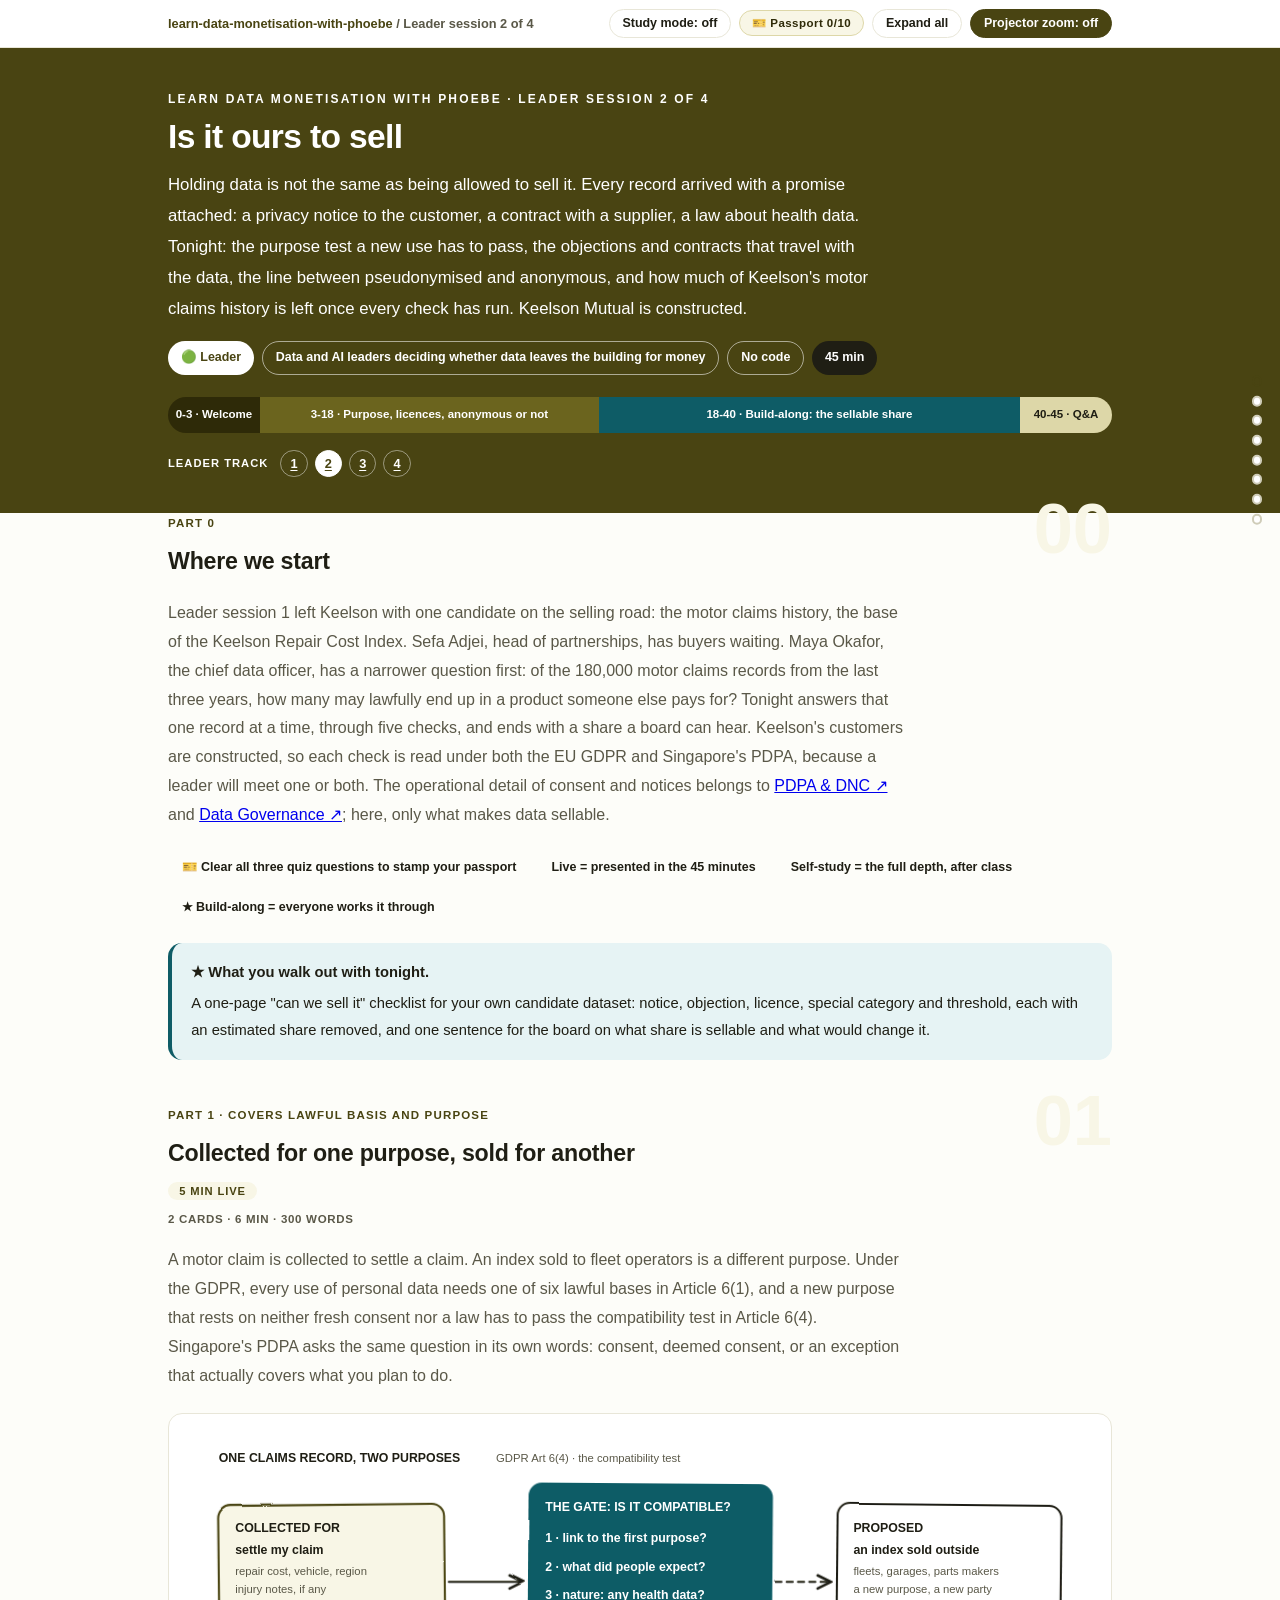
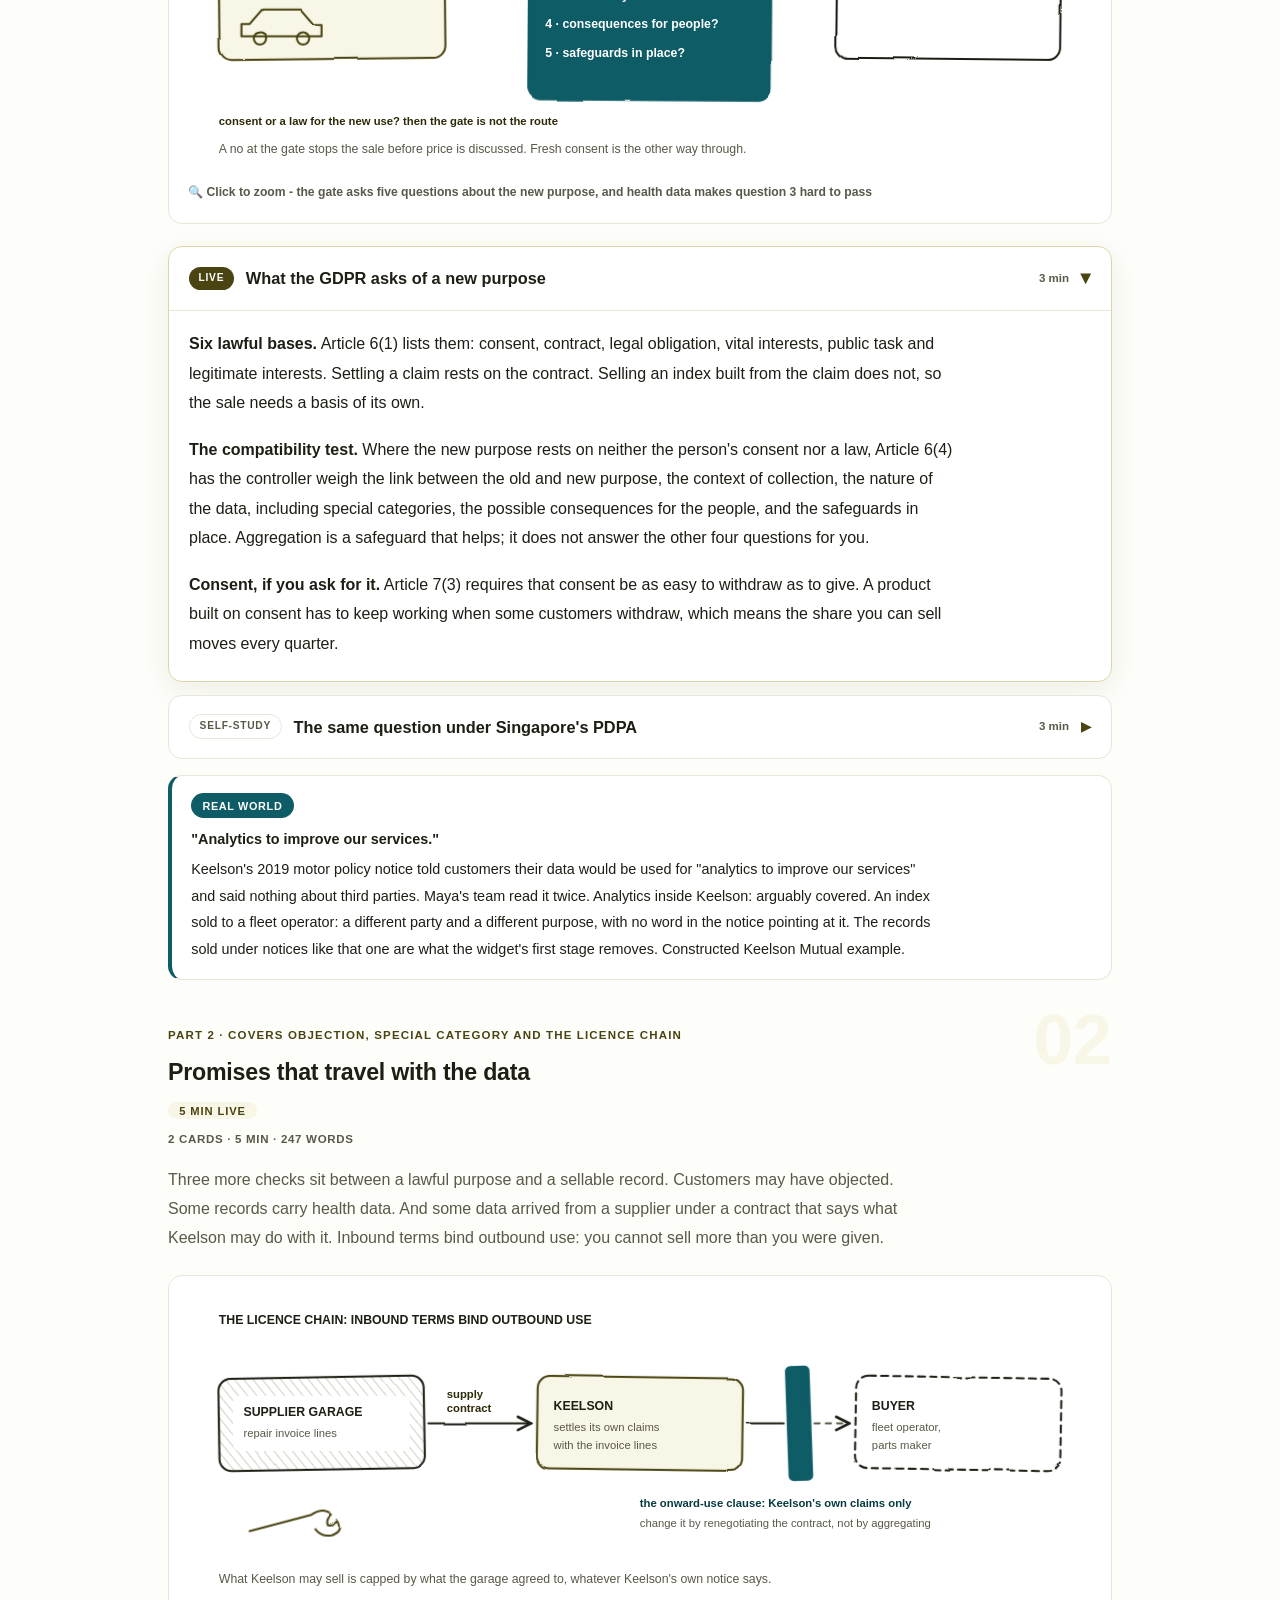
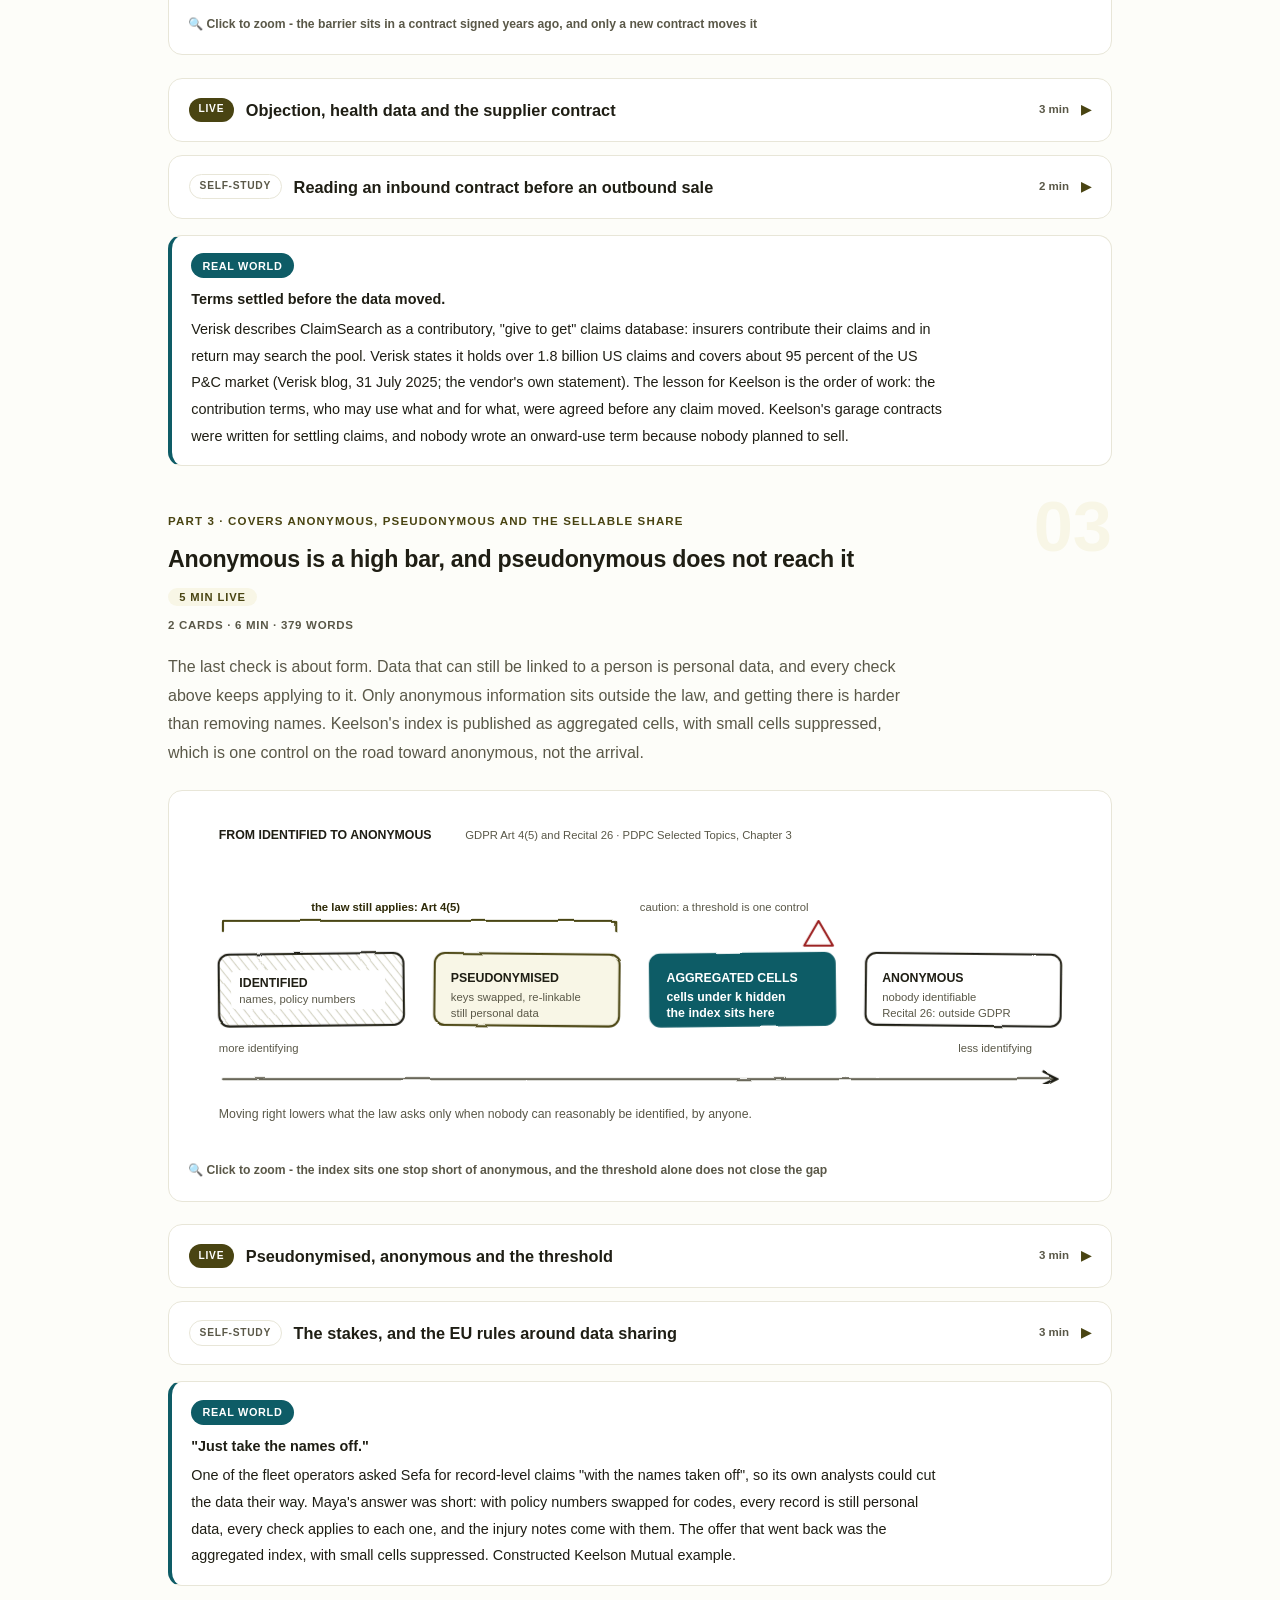
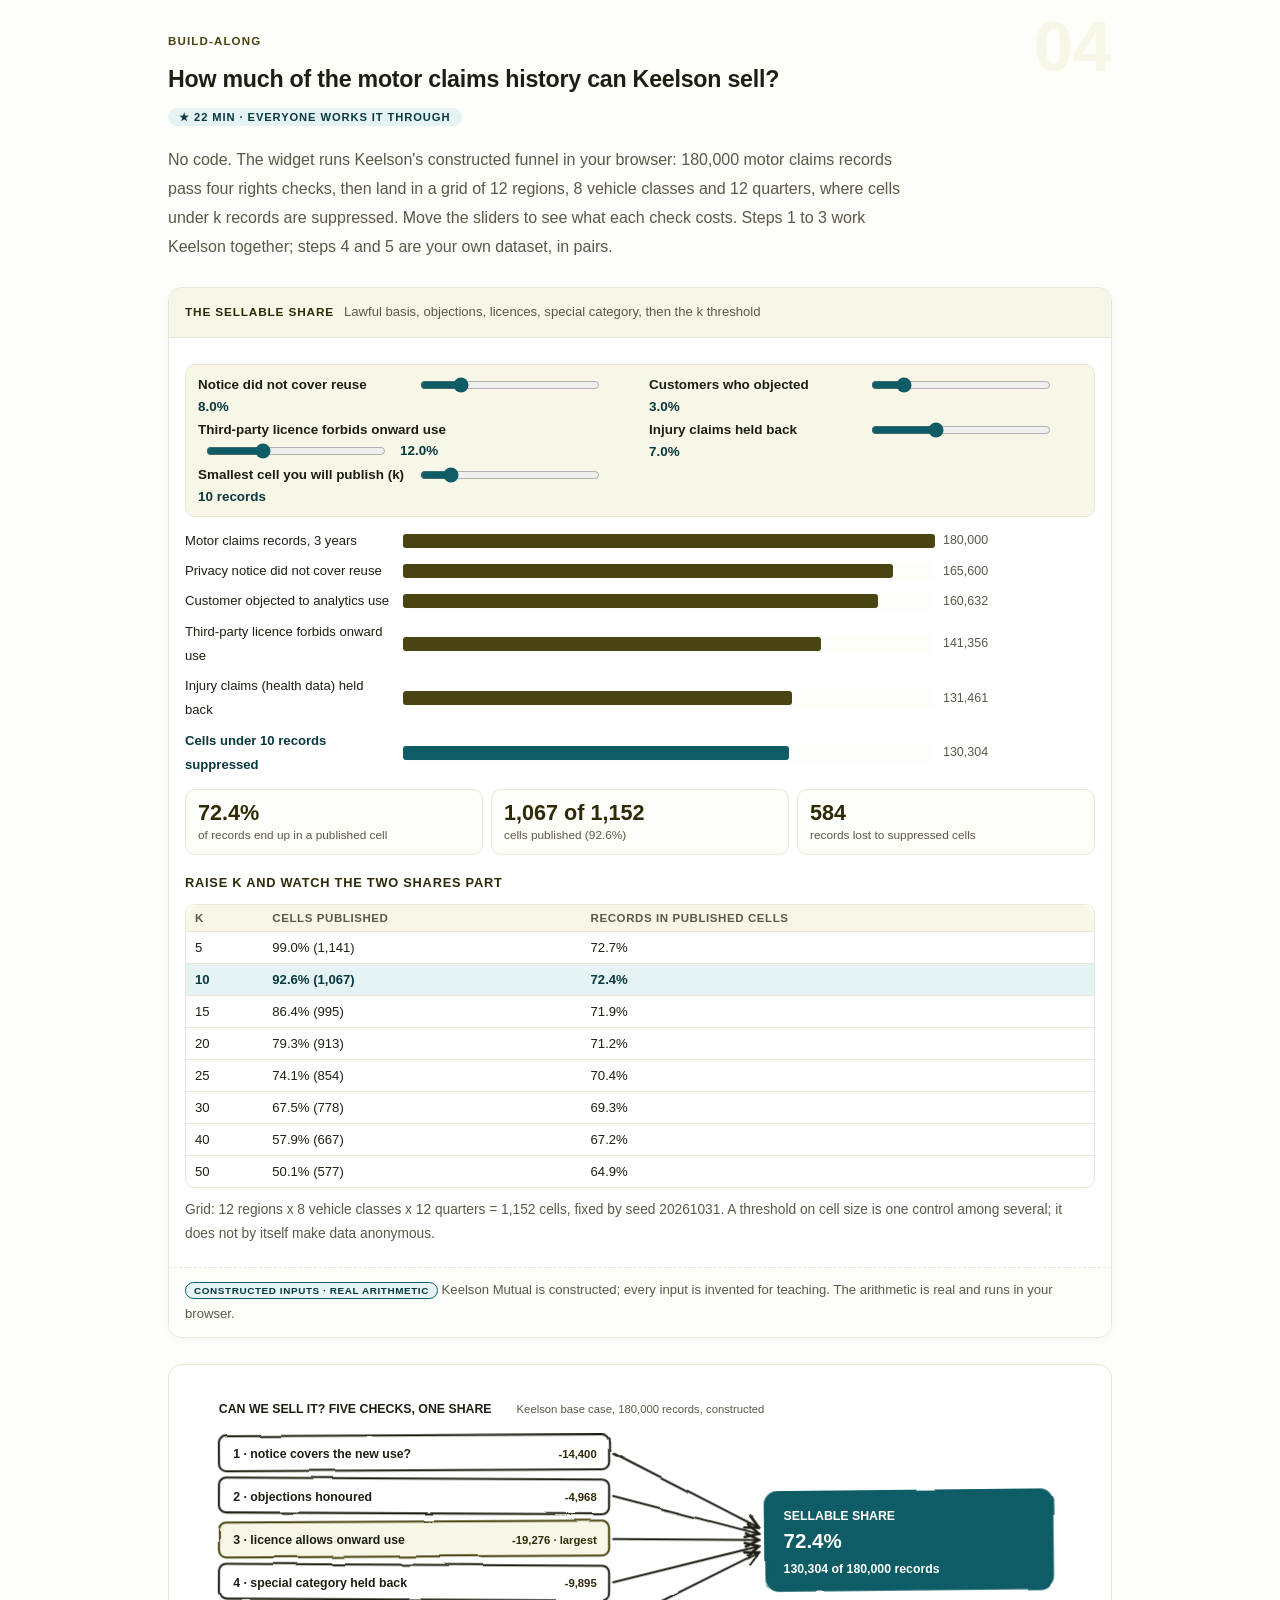
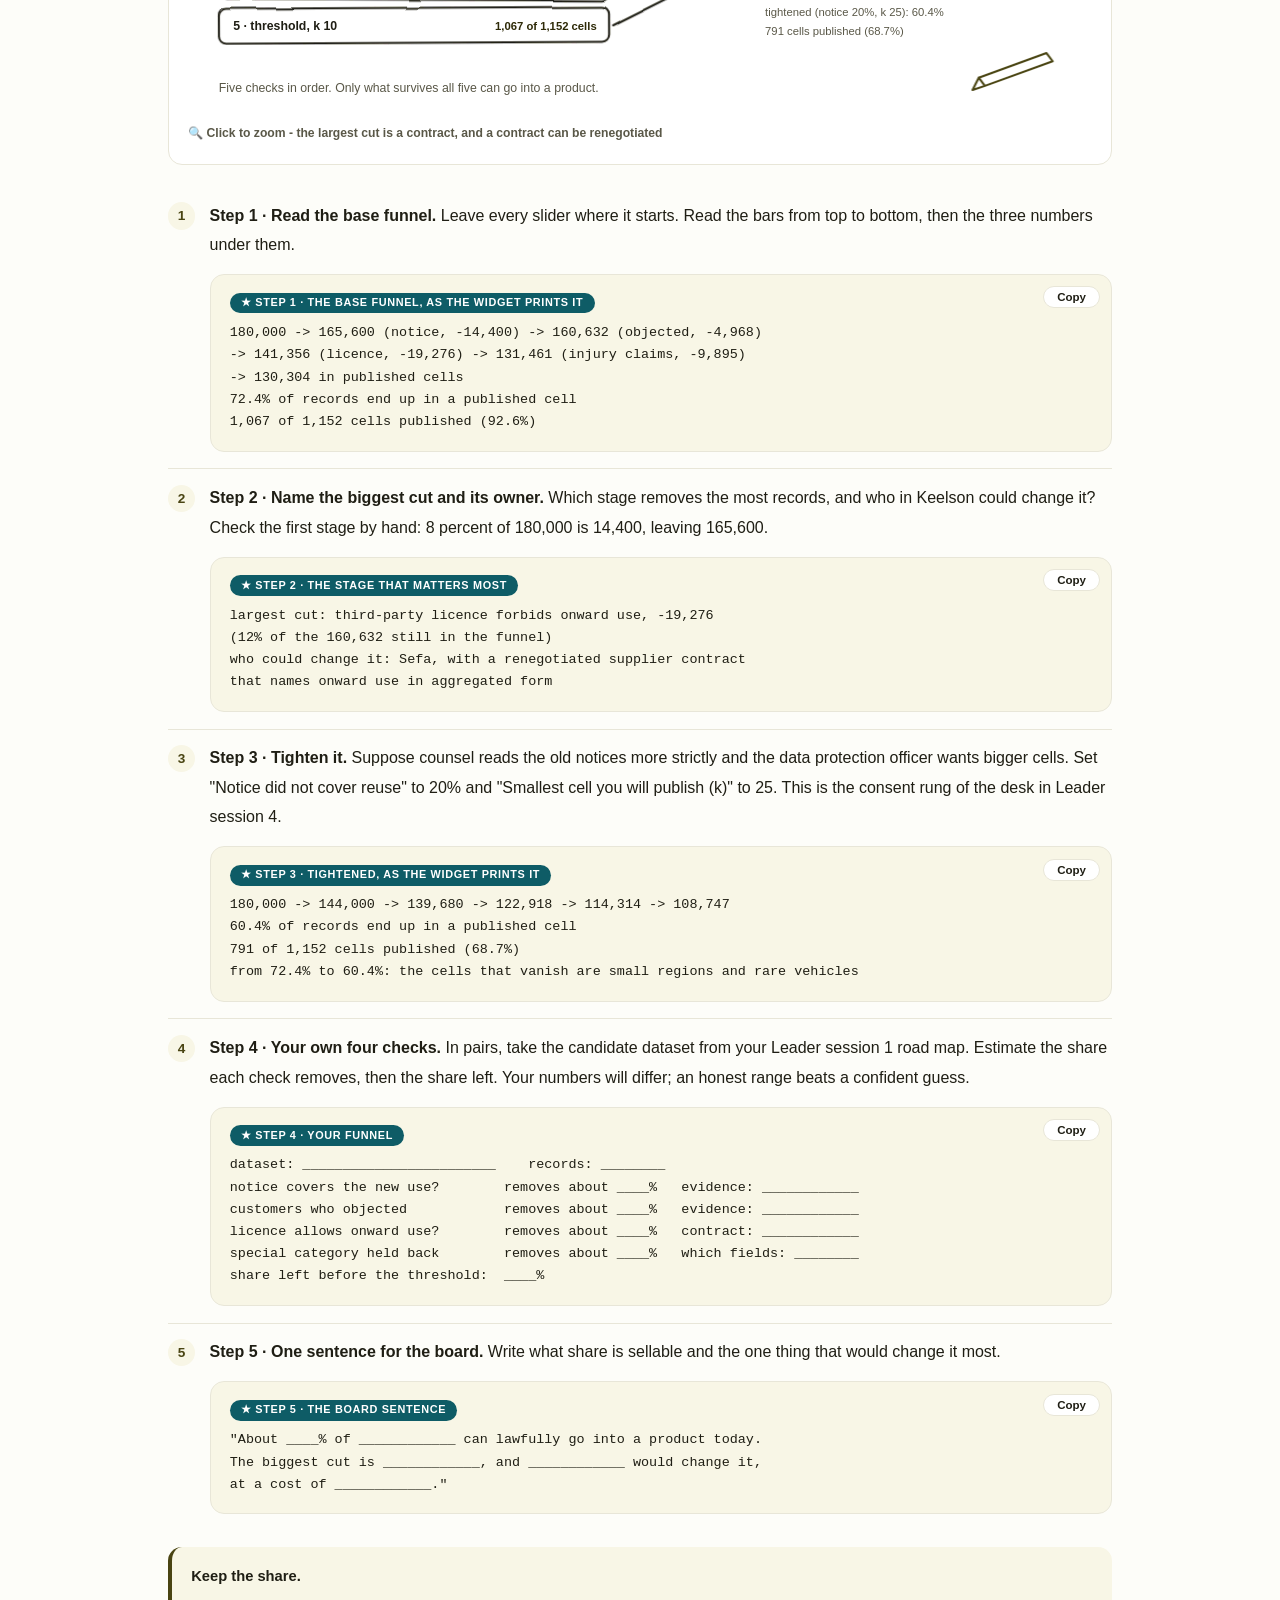
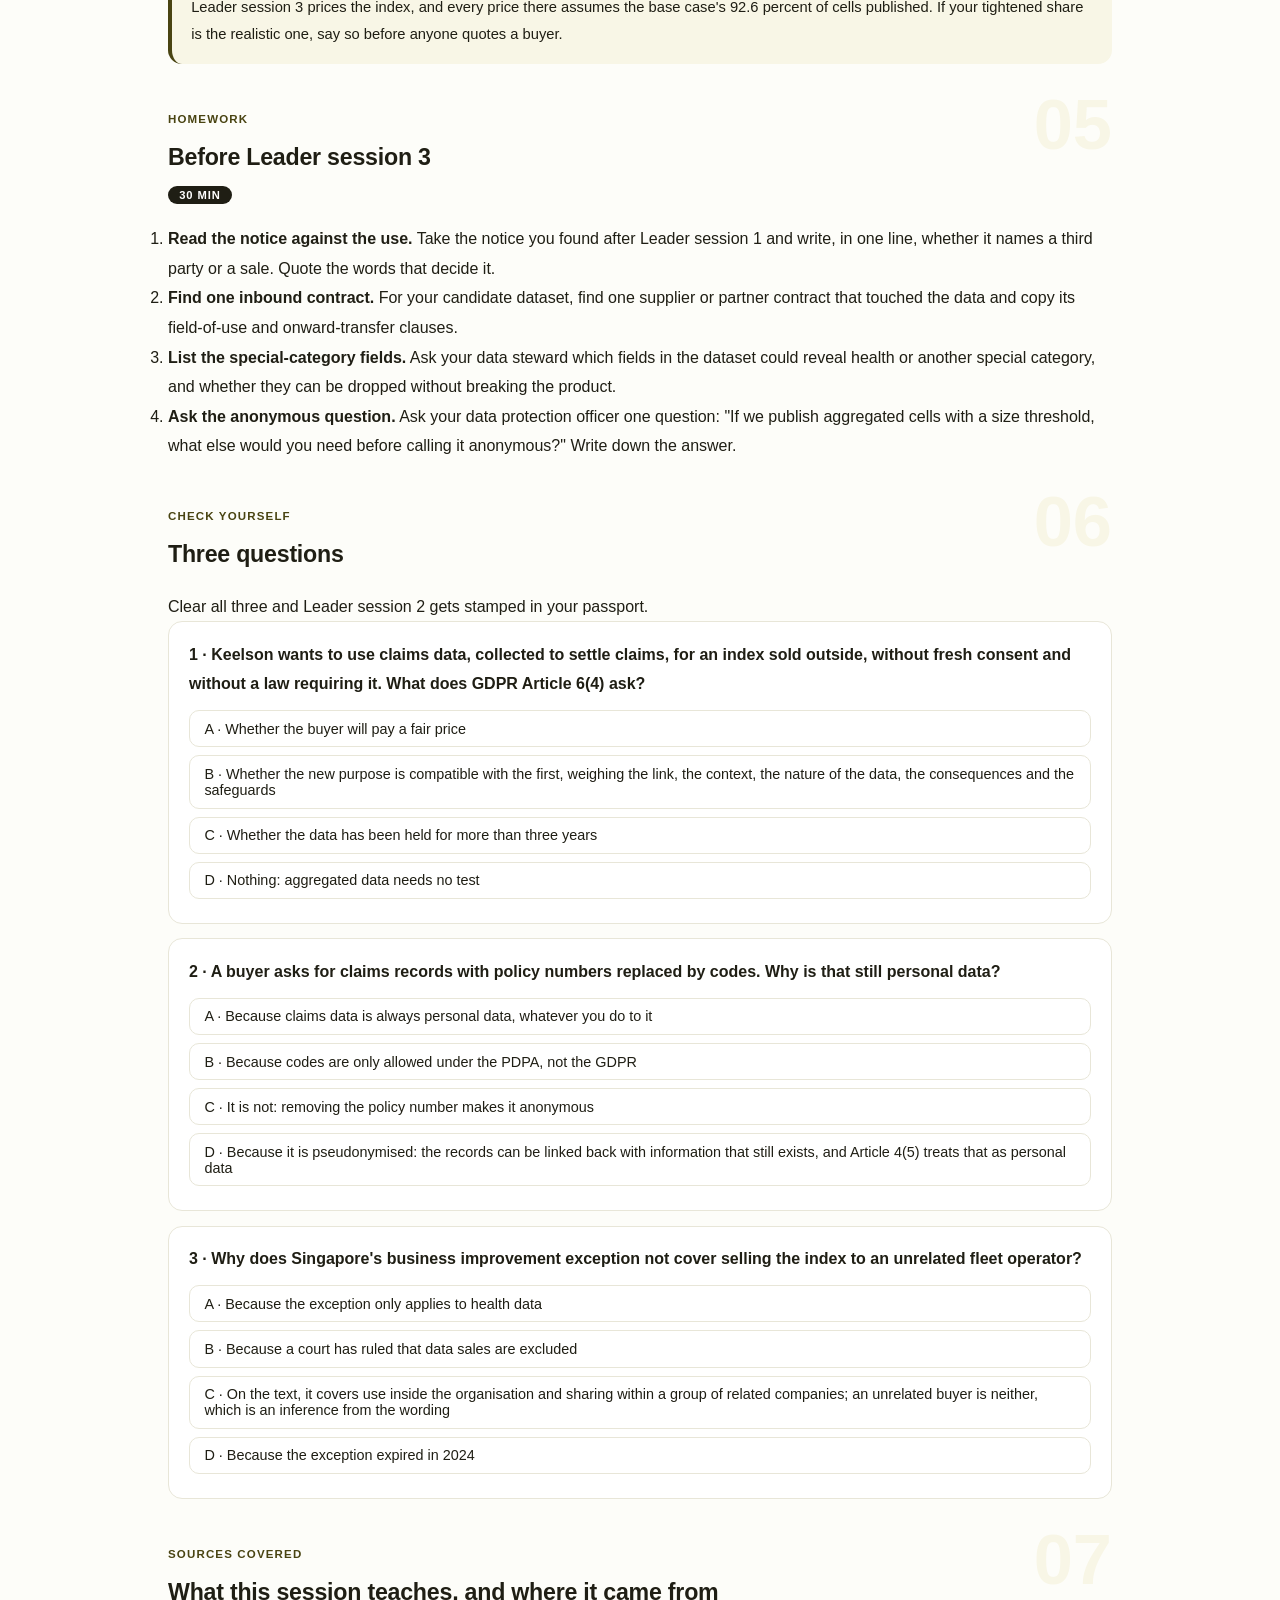
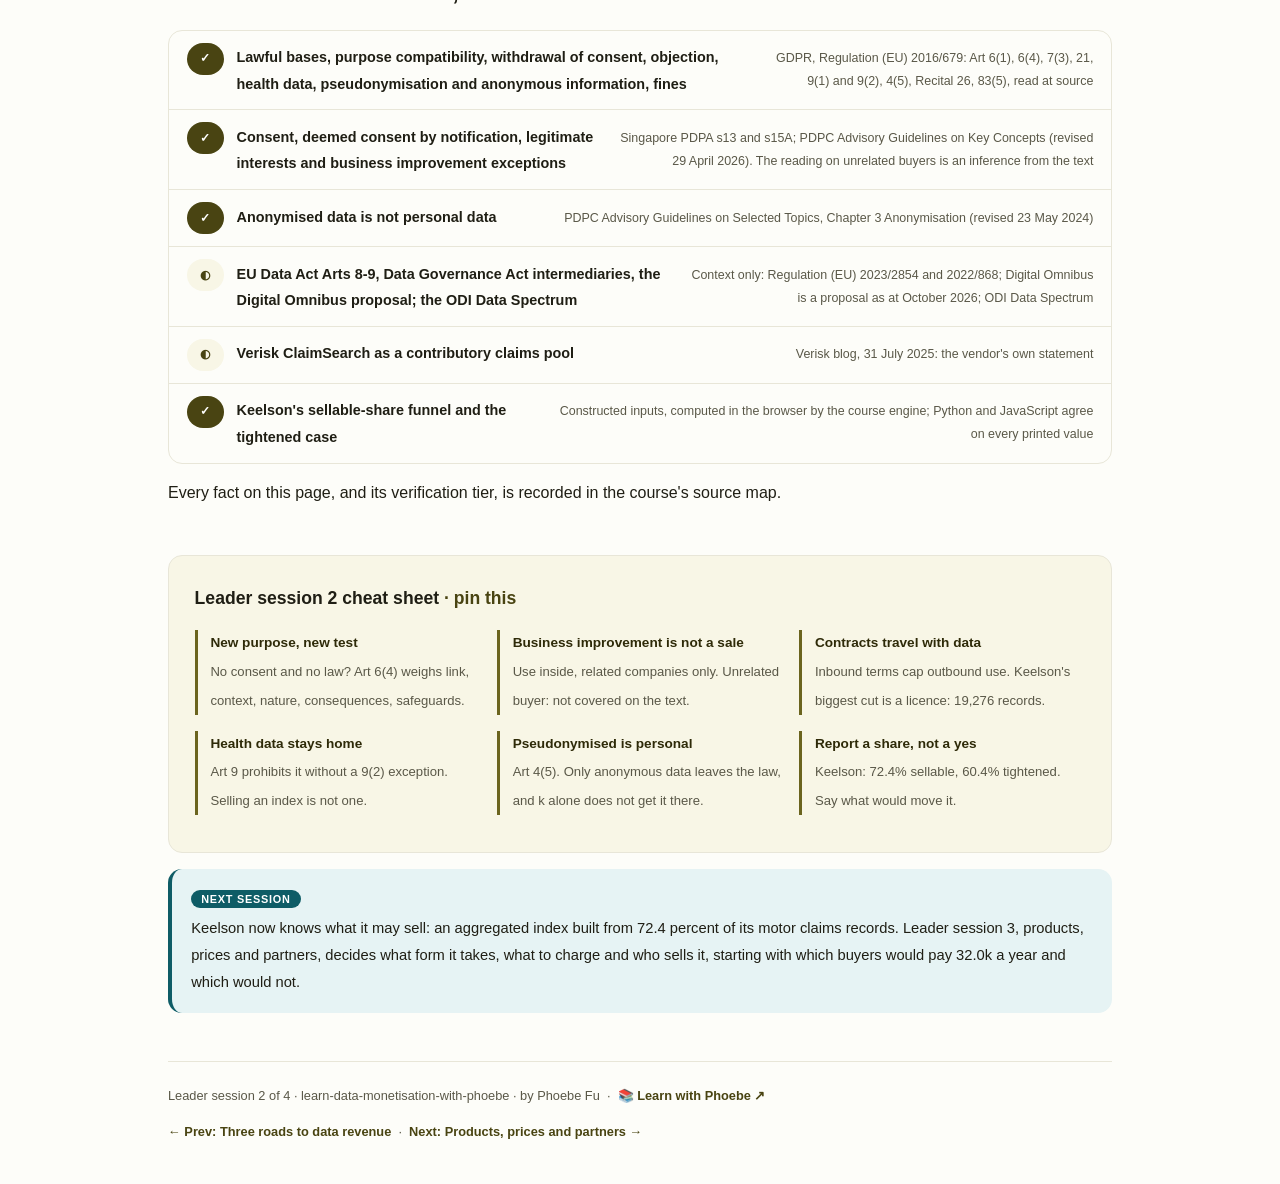
<file: courses/b2-is-it-ours-to-sell.html>
<!DOCTYPE html>
<html lang="en">
<head>
<meta charset="UTF-8">
<meta name="viewport" content="width=device-width, initial-scale=1.0">
<!-- social:start -->
<meta name="description" content="Leader session 2 of 4. Is it ours to sell: lawful basis and purpose compatibility, consent and objection, the licence chain from supplier to buyer, health data, pseudonymised against anonymous, and the share of records that survives every check. Keelson Mutual's repair cost index, constructed.">
<meta property="og:type" content="article">
<meta property="og:site_name" content="Learn with Phoebe">
<meta property="og:title" content="Is it ours to sell - learn data monetisation with phoebe">
<meta property="og:description" content="Leader session 2 of 4. Notice, objection, licence, special category and the cell threshold: how much of a dataset you may actually sell.">
<meta property="og:url" content="https://phoebefu6.github.io/learn-data-monetisation-with-phoebe/courses/b2-is-it-ours-to-sell.html">
<meta property="og:image" content="https://phoebefu6.github.io/learn-data-monetisation-with-phoebe/assets/og-cover.png">
<meta property="og:image:width" content="1200">
<meta property="og:image:height" content="630">
<meta name="twitter:card" content="summary_large_image">
<meta name="twitter:title" content="Is it ours to sell - learn data monetisation with phoebe">
<meta name="twitter:description" content="Leader session 2 of 4. The checks that decide how much of a dataset is sellable.">
<meta name="twitter:image" content="https://phoebefu6.github.io/learn-data-monetisation-with-phoebe/assets/og-cover.png">
<!-- social:end -->
<title>Leader session 2 · Is it ours to sell - learn data monetisation with phoebe</title>
<link rel="stylesheet" href="../assets/style.css?v=1">
</head>
<body>

<div class="toolbar">
  <div class="wrap">
    <span class="crumb"><a href="../index.html">learn-data-monetisation-with-phoebe</a> / Leader session 2 of 4</span>
    <button class="btn" id="toggle-all" type="button">Expand all</button>
    <button class="btn primary" id="zoom-toggle" type="button">Projector zoom: off</button>
  </div>
</div>

<header class="masthead">
  <div class="wrap">
    <div class="eyebrow">Learn Data Monetisation with Phoebe · Leader session 2 of 4</div>
    <h1>Is it <span class="accent">ours to sell</span></h1>
    <p class="sub">Holding data is not the same as being allowed to sell it. Every record arrived with a promise attached: a privacy notice to the customer, a contract with a supplier, a law about health data. Tonight: the purpose test a new use has to pass, the objections and contracts that travel with the data, the line between pseudonymised and anonymous, and how much of Keelson's motor claims history is left once every check has run. Keelson Mutual is constructed.</p>
    <div class="chip-row">
      <span class="chip level">🟢 Leader</span>
      <span class="chip audience">Data and AI leaders deciding whether data leaves the building for money</span>
      <span class="chip audience">No code</span>
      <span class="chip time">45 min</span>
    </div>
    <div class="agenda">
      <span class="a1" style="flex:1">0-3 · Welcome</span>
      <span class="a2" style="flex:4">3-18 · Purpose, licences, anonymous or not</span>
      <span class="a3" style="flex:5">18-40 · Build-along: the sellable share</span>
      <span class="a4" style="flex:1">40-45 · Q&amp;A</span>
    </div>
  </div>
</header>

<main class="wrap">

  <section class="section" id="intro">
    <div class="section-kicker">
      <span class="klabel">Part 0</span>
      <h2>Where we start</h2>
    </div>
    <p class="lede">Leader session 1 left Keelson with one candidate on the selling road: the motor claims history, the base of the Keelson Repair Cost Index. Sefa Adjei, head of partnerships, has buyers waiting. Maya Okafor, the chief data officer, has a narrower question first: of the 180,000 motor claims records from the last three years, how many may lawfully end up in a product someone else pays for? Tonight answers that one record at a time, through five checks, and ends with a share a board can hear. Keelson's customers are constructed, so each check is read under both the EU GDPR and Singapore's PDPA, because a leader will meet one or both. The operational detail of consent and notices belongs to <a href="https://phoebefu6.github.io/learn-pdpa-dnc-with-phoebe/">PDPA &amp; DNC ↗</a> and <a href="https://phoebefu6.github.io/learn-data-governance-with-phoebe/">Data Governance ↗</a>; here, only what makes data sellable.</p>

    <div class="legend">
      <span class="pill">🎫 Clear all three quiz questions to stamp your passport</span>
      <span class="pill">Live = presented in the 45 minutes</span>
      <span class="pill">Self-study = the full depth, after class</span>
      <span class="pill">★ Build-along = everyone works it through</span>
    </div>

    <div class="callout win">
      <p><strong>★ What you walk out with tonight.</strong> A one-page "can we sell it" checklist for your own candidate dataset: notice, objection, licence, special category and threshold, each with an estimated share removed, and one sentence for the board on what share is sellable and what would change it.</p>
    </div>
  </section>

  <section class="section" id="part-1">
    <div class="section-kicker">
      <span class="klabel">Part 1 · covers lawful basis and purpose</span>
      <h2>Collected for one purpose, sold for another</h2>
      <span class="tag concept">5 min live</span>
    </div>
    <p class="lede">A motor claim is collected to settle a claim. An index sold to fleet operators is a different purpose. Under the GDPR, every use of personal data needs one of six lawful bases in Article 6(1), and a new purpose that rests on neither fresh consent nor a law has to pass the compatibility test in Article 6(4). Singapore's PDPA asks the same question in its own words: consent, deemed consent, or an exception that actually covers what you plan to do.</p>

    <figure class="zoomable">
      <svg viewBox="0 0 880 330" xmlns="http://www.w3.org/2000/svg" role="img" aria-label="One motor claims record moves from the purpose it was collected for, settling the customer's claim, toward a proposed new purpose, a repair cost index sold outside Keelson. Between them stands a gate, filled in teal, carrying the five questions of GDPR Article 6(4): the link between the purposes, the context and what customers expected, the nature of the data including health data, the consequences for the people, and the safeguards in place. A note says the gate applies when the new purpose rests on neither consent nor a law.">
        <defs>
          <filter id="b2aSk" x="-3%" y="-3%" width="106%" height="106%"><feTurbulence type="fractalNoise" baseFrequency="0.02" numOctaves="2" seed="41" result="n"/><feDisplacementMap in="SourceGraphic" in2="n" scale="2.4" xChannelSelector="R" yChannelSelector="G"/></filter>
          <pattern id="b2aHc" patternUnits="userSpaceOnUse" width="7" height="7" patternTransform="rotate(-38)"><line x1="0" y1="0" x2="0" y2="7" stroke="#494412" stroke-width="1" opacity=".5"/></pattern>
          <marker id="b2aAr" viewBox="0 0 10 10" refX="9" refY="5" markerWidth="8" markerHeight="8" orient="auto"><path d="M1 1 L9 5 L1 9" fill="none" stroke="#1F1E14" stroke-width="1.6" stroke-linecap="round"/></marker>
        </defs>
        <style>
          .b2aH { font: 800 12px Inter, sans-serif; fill: #1F1E14; }
          .b2aL { font: 600 12px Inter, sans-serif; fill: #1F1E14; }
          .b2aS { font: 400 11px Inter, sans-serif; fill: #5A5848; }
          .b2aW { font: 800 12px Inter, sans-serif; fill: #FFFFFF; }
          .b2aA { font: 700 11px Inter, sans-serif; fill: #2E2A08; }
          .b2aN { font: 400 12px Inter, sans-serif; fill: #5A5848; }
        </style>

        <text class="b2aH" x="30" y="28">ONE CLAIMS RECORD, TWO PURPOSES</text>
        <text class="b2aS" x="300" y="28">GDPR Art 6(4) · the compatibility test</text>

        <g filter="url(#b2aSk)" fill="none" stroke="#1F1E14" stroke-width="2" stroke-linecap="round" stroke-linejoin="round">
          <rect x="30" y="70" width="220" height="150" rx="12" transform="rotate(-0.6 140 145)" fill="#F8F6E6" stroke="#494412"/>
          <path d="M254 145 L326 145" marker-end="url(#b2aAr)"/>
          <rect x="332" y="50" width="236" height="210" rx="12" transform="rotate(0.4 450 155)" fill="#0E5C66" stroke="#0E5C66"/>
          <path d="M572 145 L626 145" marker-end="url(#b2aAr)" stroke-dasharray="6 5"/>
          <rect x="632" y="70" width="218" height="150" rx="12" transform="rotate(0.6 741 145)" fill="#FFFFFF"/>
          <!-- doodle: a small car on the claim record -->
          <path d="M60 186 L72 172 L110 172 L122 186 L130 186 L130 198 L52 198 L52 186 Z" stroke="#494412"/>
          <circle cx="70" cy="200" r="6" stroke="#494412"/>
          <circle cx="112" cy="200" r="6" stroke="#494412"/>
        </g>

        <text class="b2aH" x="46" y="96">COLLECTED FOR</text>
        <text class="b2aL" x="46" y="118">settle my claim</text>
        <text class="b2aS" x="46" y="138">repair cost, vehicle, region</text>
        <text class="b2aS" x="46" y="156">injury notes, if any</text>

        <text class="b2aW" x="348" y="76">THE GATE: IS IT COMPATIBLE?</text>
        <text class="b2aW" x="348" y="106">1 · link to the first purpose?</text>
        <text class="b2aW" x="348" y="134">2 · what did people expect?</text>
        <text class="b2aW" x="348" y="162">3 · nature: any health data?</text>
        <text class="b2aW" x="348" y="190">4 · consequences for people?</text>
        <text class="b2aW" x="348" y="218">5 · safeguards in place?</text>

        <text class="b2aH" x="648" y="96">PROPOSED</text>
        <text class="b2aL" x="648" y="118">an index sold outside</text>
        <text class="b2aS" x="648" y="138">fleets, garages, parts makers</text>
        <text class="b2aS" x="648" y="156">a new purpose, a new party</text>

        <text class="b2aA" x="30" y="284">consent or a law for the new use? then the gate is not the route</text>

        <text class="b2aN" x="30" y="312">A no at the gate stops the sale before price is discussed. Fresh consent is the other way through.</text>
      </svg>
      <figcaption>🔍 Click to zoom - the gate asks five questions about the new purpose, and health data makes question 3 hard to pass</figcaption>
    </figure>

    <details class="card" open>
      <summary><span class="mode live">Live</span>What the GDPR asks of a new purpose<span class="mini">3 min</span><span class="caret">▶</span></summary>
      <div class="body">
        <p><strong>Six lawful bases.</strong> Article 6(1) lists them: consent, contract, legal obligation, vital interests, public task and legitimate interests. Settling a claim rests on the contract. Selling an index built from the claim does not, so the sale needs a basis of its own.</p>
        <p><strong>The compatibility test.</strong> Where the new purpose rests on neither the person's consent nor a law, Article 6(4) has the controller weigh the link between the old and new purpose, the context of collection, the nature of the data, including special categories, the possible consequences for the people, and the safeguards in place. Aggregation is a safeguard that helps; it does not answer the other four questions for you.</p>
        <p><strong>Consent, if you ask for it.</strong> Article 7(3) requires that consent be as easy to withdraw as to give. A product built on consent has to keep working when some customers withdraw, which means the share you can sell moves every quarter.</p>
      </div>
    </details>

    <details class="card">
      <summary><span class="mode self">Self-study</span>The same question under Singapore's PDPA<span class="mini">3 min</span><span class="caret">▶</span></summary>
      <div class="body">
        <p><strong>Consent and deemed consent.</strong> Section 13 makes consent the default. Section 15A allows deemed consent by notification, but only after an assessment that the new use is not likely to have an adverse effect on the individual, and with a reasonable period to opt out.</p>
        <p><strong>Legitimate interests.</strong> The legitimate interests exception also needs an assessment of adverse effect before you rely on it.</p>
        <p><strong>Business improvement.</strong> The business improvement exception covers using data inside the organisation, and sharing it only within a group of related companies. A sale to an unrelated third party is not covered on the text. That is an inference from the wording, not a ruling, so treat it as a reason to ask counsel, not as a green light. The PDPC's Advisory Guidelines on Key Concepts (revised 29 April 2026) set out these exceptions in full; <a href="https://phoebefu6.github.io/learn-pdpa-dnc-with-phoebe/">PDPA &amp; DNC ↗</a> teaches them operationally.</p>
      </div>
    </details>

    <div class="callout example">
      <span class="ex-pill">Real world</span>
      <p><strong>"Analytics to improve our services."</strong> Keelson's 2019 motor policy notice told customers their data would be used for "analytics to improve our services" and said nothing about third parties. Maya's team read it twice. Analytics inside Keelson: arguably covered. An index sold to a fleet operator: a different party and a different purpose, with no word in the notice pointing at it. The records sold under notices like that one are what the widget's first stage removes. Constructed Keelson Mutual example.</p>
    </div>
  </section>

  <section class="section" id="part-2">
    <div class="section-kicker">
      <span class="klabel">Part 2 · covers objection, special category and the licence chain</span>
      <h2>Promises that travel with the data</h2>
      <span class="tag concept">5 min live</span>
    </div>
    <p class="lede">Three more checks sit between a lawful purpose and a sellable record. Customers may have objected. Some records carry health data. And some data arrived from a supplier under a contract that says what Keelson may do with it. Inbound terms bind outbound use: you cannot sell more than you were given.</p>

    <figure class="zoomable">
      <svg viewBox="0 0 880 300" xmlns="http://www.w3.org/2000/svg" role="img" aria-label="The licence chain. A supplier garage sends repair invoice lines to Keelson under a supply contract. Keelson would send them on to a buyer such as a fleet operator or parts maker. On the second arrow stands a barrier, filled in teal: the onward-use clause, which limits use to settling Keelson's own claims. The arrow to the buyer is dashed beyond the barrier because the sale cannot happen under the current contract.">
        <defs>
          <filter id="b2bSk" x="-3%" y="-3%" width="106%" height="106%"><feTurbulence type="fractalNoise" baseFrequency="0.02" numOctaves="2" seed="47" result="n"/><feDisplacementMap in="SourceGraphic" in2="n" scale="2.4" xChannelSelector="R" yChannelSelector="G"/></filter>
          <pattern id="b2bHc" patternUnits="userSpaceOnUse" width="7" height="7" patternTransform="rotate(-38)"><line x1="0" y1="0" x2="0" y2="7" stroke="#494412" stroke-width="1" opacity=".5"/></pattern>
          <marker id="b2bAr" viewBox="0 0 10 10" refX="9" refY="5" markerWidth="8" markerHeight="8" orient="auto"><path d="M1 1 L9 5 L1 9" fill="none" stroke="#1F1E14" stroke-width="1.6" stroke-linecap="round"/></marker>
        </defs>
        <style>
          .b2bH { font: 800 12px Inter, sans-serif; fill: #1F1E14; }
          .b2bL { font: 600 12px Inter, sans-serif; fill: #1F1E14; }
          .b2bS { font: 400 11px Inter, sans-serif; fill: #5A5848; }
          .b2bB { font: 800 11px Inter, sans-serif; fill: #083A40; }
          .b2bA { font: 700 11px Inter, sans-serif; fill: #2E2A08; }
          .b2bN { font: 400 12px Inter, sans-serif; fill: #5A5848; }
        </style>

        <text class="b2bH" x="30" y="28">THE LICENCE CHAIN: INBOUND TERMS BIND OUTBOUND USE</text>

        <g filter="url(#b2bSk)" fill="none" stroke="#1F1E14" stroke-width="2" stroke-linecap="round" stroke-linejoin="round">
          <rect x="30" y="80" width="200" height="90" rx="12" transform="rotate(-1 130 125)" fill="url(#b2bHc)"/>
          <path d="M234 125 L334 125" marker-end="url(#b2bAr)"/>
          <rect x="340" y="80" width="200" height="90" rx="12" transform="rotate(0.8 440 125)" fill="#F8F6E6" stroke="#494412"/>
          <path d="M544 125 L580 125"/>
          <rect x="584" y="70" width="22" height="110" rx="4" transform="rotate(-2 595 125)" fill="#0E5C66" stroke="#0E5C66"/>
          <path d="M610 125 L644 125" marker-end="url(#b2bAr)" stroke-dasharray="5 6" stroke="#5A5848"/>
          <rect x="650" y="80" width="200" height="90" rx="12" transform="rotate(1 750 125)" fill="#FFFFFF" stroke-dasharray="7 5"/>
          <!-- doodle: a spanner under the garage -->
          <path d="M60 230 L120 214 M120 214 Q132 206 140 214 Q134 218 136 224 Q142 226 146 220 Q152 230 140 234 Q130 236 124 228" stroke="#494412"/>
        </g>

        <rect x="44" y="98" width="172" height="54" rx="6" fill="#FFFFFF"/>
        <text class="b2bH" x="54" y="118">SUPPLIER GARAGE</text>
        <text class="b2bS" x="54" y="138">repair invoice lines</text>

        <text class="b2bA" x="252" y="100">supply</text>
        <text class="b2bA" x="252" y="114">contract</text>

        <text class="b2bH" x="356" y="112">KEELSON</text>
        <text class="b2bS" x="356" y="132">settles its own claims</text>
        <text class="b2bS" x="356" y="150">with the invoice lines</text>

        <text class="b2bH" x="666" y="112">BUYER</text>
        <text class="b2bS" x="666" y="132">fleet operator,</text>
        <text class="b2bS" x="666" y="150">parts maker</text>

        <text class="b2bB" x="440" y="206">the onward-use clause: Keelson's own claims only</text>
        <text class="b2bS" x="440" y="226">change it by renegotiating the contract, not by aggregating</text>

        <text class="b2bN" x="30" y="280">What Keelson may sell is capped by what the garage agreed to, whatever Keelson's own notice says.</text>
      </svg>
      <figcaption>🔍 Click to zoom - the barrier sits in a contract signed years ago, and only a new contract moves it</figcaption>
    </figure>

    <details class="card">
      <summary><span class="mode live">Live</span>Objection, health data and the supplier contract<span class="mini">3 min</span><span class="caret">▶</span></summary>
      <div class="body">
        <p><strong>The right to object.</strong> Under Article 21 of the GDPR, a person may object to processing that rests on public task or legitimate interests, bases (e) and (f). If Keelson relies on legitimate interests for analytics, the customers who objected come out of the product, and stay out.</p>
        <p><strong>Health data.</strong> Article 9(1) prohibits processing data concerning health unless one of the exceptions in Article 9(2) applies, such as explicit consent. Keelson's injury claims carry exactly that: notes about whiplash, hospital stays, recovery time. Selling an index is not one of the exceptions, so the injury claims are held back from the product entirely.</p>
        <p><strong>The licence chain.</strong> Repair garages supplied invoice lines to Keelson under a supply contract that limits their use to settling Keelson's own claims. Whatever Keelson's privacy notice says to customers, the garage's contract caps what Keelson may pass on. Records whose repair detail came under that contract cannot go into the index until the contract changes.</p>
      </div>
    </details>

    <details class="card">
      <summary><span class="mode self">Self-study</span>Reading an inbound contract before an outbound sale<span class="mini">2 min</span><span class="caret">▶</span></summary>
      <div class="body">
        <p>Four clauses decide most cases. <strong>Field of use:</strong> what the data may be used for, and whether "analytics" or "derived works" is named. <strong>Onward transfer:</strong> whether any third party may receive the data or anything derived from it. <strong>Derived data:</strong> who owns an aggregate built from the supplied records. <strong>Term and survival:</strong> whether the restriction outlives the contract. A data sharing register, owned by <a href="https://phoebefu6.github.io/learn-data-governance-with-phoebe/">Data Governance ↗</a>, is where those answers should already live. If nobody can find the contract, treat the data as restricted until someone does.</p>
      </div>
    </details>

    <div class="callout example">
      <span class="ex-pill">Real world</span>
      <p><strong>Terms settled before the data moved.</strong> Verisk describes ClaimSearch as a contributory, "give to get" claims database: insurers contribute their claims and in return may search the pool. Verisk states it holds over 1.8 billion US claims and covers about 95 percent of the US P&amp;C market (Verisk blog, 31 July 2025; the vendor's own statement). The lesson for Keelson is the order of work: the contribution terms, who may use what and for what, were agreed before any claim moved. Keelson's garage contracts were written for settling claims, and nobody wrote an onward-use term because nobody planned to sell.</p>
    </div>
  </section>

  <section class="section" id="part-3">
    <div class="section-kicker">
      <span class="klabel">Part 3 · covers anonymous, pseudonymous and the sellable share</span>
      <h2>Anonymous is a high bar, and pseudonymous does not reach it</h2>
      <span class="tag concept">5 min live</span>
    </div>
    <p class="lede">The last check is about form. Data that can still be linked to a person is personal data, and every check above keeps applying to it. Only anonymous information sits outside the law, and getting there is harder than removing names. Keelson's index is published as aggregated cells, with small cells suppressed, which is one control on the road toward anonymous, not the arrival.</p>

    <figure class="zoomable">
      <svg viewBox="0 0 880 330" xmlns="http://www.w3.org/2000/svg" role="img" aria-label="A spectrum of four stops from more to less identifying: identified records, pseudonymised records, aggregated cells with a size threshold, and anonymous information. A bracket over the first two says the law still applies: pseudonymised data is personal data under GDPR Article 4(5). The aggregated cells stop is filled in teal as where the Keelson index sits, with a caution mark because a threshold is one control and not anonymisation on its own. The last stop, anonymous, is outside the GDPR under Recital 26.">
        <defs>
          <filter id="b2cSk" x="-3%" y="-3%" width="106%" height="106%"><feTurbulence type="fractalNoise" baseFrequency="0.02" numOctaves="2" seed="53" result="n"/><feDisplacementMap in="SourceGraphic" in2="n" scale="2.4" xChannelSelector="R" yChannelSelector="G"/></filter>
          <pattern id="b2cHc" patternUnits="userSpaceOnUse" width="7" height="7" patternTransform="rotate(-38)"><line x1="0" y1="0" x2="0" y2="7" stroke="#494412" stroke-width="1" opacity=".5"/></pattern>
          <marker id="b2cAr" viewBox="0 0 10 10" refX="9" refY="5" markerWidth="8" markerHeight="8" orient="auto"><path d="M1 1 L9 5 L1 9" fill="none" stroke="#1F1E14" stroke-width="1.6" stroke-linecap="round"/></marker>
        </defs>
        <style>
          .b2cH { font: 800 12px Inter, sans-serif; fill: #1F1E14; }
          .b2cL { font: 600 12px Inter, sans-serif; fill: #1F1E14; }
          .b2cS { font: 400 11px Inter, sans-serif; fill: #5A5848; }
          .b2cB { font: 800 11px Inter, sans-serif; fill: #083A40; }
          .b2cW { font: 800 12px Inter, sans-serif; fill: #FFFFFF; }
          .b2cA { font: 700 11px Inter, sans-serif; fill: #2E2A08; }
          .b2cN { font: 400 12px Inter, sans-serif; fill: #5A5848; }
        </style>

        <text class="b2cH" x="30" y="28">FROM IDENTIFIED TO ANONYMOUS</text>
        <text class="b2cS" x="270" y="28">GDPR Art 4(5) and Recital 26 · PDPC Selected Topics, Chapter 3</text>

        <g filter="url(#b2cSk)" fill="none" stroke="#1F1E14" stroke-width="2" stroke-linecap="round" stroke-linejoin="round">
          <path d="M34 118 L34 108 L416 108 L416 118" stroke="#494412"/>
          <rect x="30" y="140" width="180" height="70" rx="10" transform="rotate(-0.6 120 175)" fill="url(#b2cHc)"/>
          <rect x="240" y="140" width="180" height="70" rx="10" transform="rotate(0.6 330 175)" fill="#F8F6E6" stroke="#494412"/>
          <rect x="450" y="140" width="180" height="70" rx="10" transform="rotate(-0.6 540 175)" fill="#0E5C66" stroke="#0E5C66"/>
          <rect x="660" y="140" width="190" height="70" rx="10" transform="rotate(0.6 755 175)" fill="#FFFFFF"/>
          <path d="M600 132 L614 108 L628 132 Z" stroke="#991B1B"/>
          <path d="M34 262 L846 262" marker-end="url(#b2cAr)" stroke="#5A5848"/>
        </g>

        <text class="b2cA" x="120" y="98">the law still applies: Art 4(5)</text>
        <text class="b2cS" x="440" y="98">caution: a threshold is one control</text>

        <rect x="42" y="156" width="150" height="38" rx="5" fill="#FFFFFF"/>
        <text class="b2cH" x="50" y="172">IDENTIFIED</text>
        <text class="b2cS" x="50" y="188">names, policy numbers</text>

        <text class="b2cH" x="256" y="168">PSEUDONYMISED</text>
        <text class="b2cS" x="256" y="186">keys swapped, re-linkable</text>
        <text class="b2cS" x="256" y="202">still personal data</text>

        <text class="b2cW" x="466" y="168">AGGREGATED CELLS</text>
        <text class="b2cW" x="466" y="186">cells under k hidden</text>
        <text class="b2cW" x="466" y="202">the index sits here</text>

        <text class="b2cH" x="676" y="168">ANONYMOUS</text>
        <text class="b2cS" x="676" y="186">nobody identifiable</text>
        <text class="b2cS" x="676" y="202">Recital 26: outside GDPR</text>

        <text class="b2cS" x="30" y="236">more identifying</text>
        <text class="b2cS" x="750" y="236">less identifying</text>

        <text class="b2cN" x="30" y="300">Moving right lowers what the law asks only when nobody can reasonably be identified, by anyone.</text>
      </svg>
      <figcaption>🔍 Click to zoom - the index sits one stop short of anonymous, and the threshold alone does not close the gap</figcaption>
    </figure>

    <details class="card">
      <summary><span class="mode live">Live</span>Pseudonymised, anonymous and the threshold<span class="mini">3 min</span><span class="caret">▶</span></summary>
      <div class="body">
        <p><strong>Pseudonymised is still personal.</strong> Article 4(5) of the GDPR defines pseudonymisation as processing so the data cannot be attributed to a person without additional information kept separately. Because that information exists somewhere, the data is still personal data, and every check in Parts 1 and 2 applies to it.</p>
        <p><strong>Anonymous is outside the law.</strong> Recital 26 puts anonymous information, data that no longer relates to an identifiable person, outside the Regulation. The PDPC's Advisory Guidelines on Selected Topics, Chapter 3 Anonymisation (revised 23 May 2024), take the same line for Singapore: anonymised data is not personal data.</p>
        <p><strong>A threshold is one control.</strong> Keelson suppresses any cell with fewer than k records, k 10 in the base case. That removes the cells where a single claim could be spotted, and it is one control among several; it does not by itself make data anonymous. Proving anonymity is the work of <a href="https://phoebefu6.github.io/learn-privacy-engineering-with-phoebe/">Privacy Engineering ↗</a>, which owns the maths.</p>
        <p><strong>Keelson's result.</strong> After all five checks, 72.4 percent of the 180,000 records end in published cells, and 1,067 of 1,152 cells are published. The build-along takes that number apart.</p>
      </div>
    </details>

    <details class="card">
      <summary><span class="mode self">Self-study</span>The stakes, and the EU rules around data sharing<span class="mini">3 min</span><span class="caret">▶</span></summary>
      <div class="body">
        <p><strong>The stakes.</strong> Article 83(5) of the GDPR allows fines of up to 20 million euros or 4 percent of total worldwide annual turnover, whichever is higher, for infringements that include the basic principles and the conditions for consent. A data product priced in hundreds of thousands sits beside a penalty ceiling set by group turnover.</p>
        <p><strong>The EU Data Act.</strong> Regulation (EU) 2023/2854 applies from 12 September 2025, with some parts staggered into 2026 and 2027. Its Article 8 fair, reasonable and non-discriminatory terms, and Article 9 compensation that "may include a margin", apply only where a data holder is obliged to make data available. They are not a price rule for a voluntary sale like Keelson's index.</p>
        <p><strong>Data intermediaries.</strong> The Data Governance Act (2022/868) regulates data intermediation services from 24 September 2023, relevant if Keelson sold through, or became, a neutral intermediary. The Commission's Digital Omnibus (November 2025) proposes repealing the DGA into the Data Act: a proposal, not adopted as at October 2026.</p>
        <p><strong>A vocabulary.</strong> The ODI's Data Spectrum describes data running "from closed to shared to open". Keelson's index would be shared: licensed to named buyers on terms, not published for anyone.</p>
      </div>
    </details>

    <div class="callout example">
      <span class="ex-pill">Real world</span>
      <p><strong>"Just take the names off."</strong> One of the fleet operators asked Sefa for record-level claims "with the names taken off", so its own analysts could cut the data their way. Maya's answer was short: with policy numbers swapped for codes, every record is still personal data, every check applies to each one, and the injury notes come with them. The offer that went back was the aggregated index, with small cells suppressed. Constructed Keelson Mutual example.</p>
    </div>
  </section>

  <section class="section" id="demo-1">
    <div class="section-kicker">
      <span class="klabel">Build-along</span>
      <h2>How much of the motor claims history can Keelson sell?</h2>
      <span class="tag demo">★ 22 min · everyone works it through</span>
    </div>
    <p class="lede">No code. The widget runs Keelson's constructed funnel in your browser: 180,000 motor claims records pass four rights checks, then land in a grid of 12 regions, 8 vehicle classes and 12 quarters, where cells under k records are suppressed. Move the sliders to see what each check costs. Steps 1 to 3 work Keelson together; steps 4 and 5 are your own dataset, in pairs.</p>

    <div class="dmx-widget" data-mode="funnel"></div>

    <figure class="zoomable">
      <svg viewBox="0 0 880 320" xmlns="http://www.w3.org/2000/svg" role="img" aria-label="A one-page can we sell it checklist. Five checks in order, each with the records it removes from Keelson's 180,000: privacy notice did not cover reuse, 14,400; customer objected, 4,968; third-party licence forbids onward use, 19,276, the largest; injury claims held back, 9,895; cell threshold at k 10, with 1,067 of 1,152 cells published. All five feed a teal box: a sellable share of 72.4 percent, 130,304 records. Tightened to notice 20 percent and k 25, the share falls to 60.4 percent with 791 cells.">
        <defs>
          <filter id="b2dSk" x="-3%" y="-3%" width="106%" height="106%"><feTurbulence type="fractalNoise" baseFrequency="0.02" numOctaves="2" seed="59" result="n"/><feDisplacementMap in="SourceGraphic" in2="n" scale="2.4" xChannelSelector="R" yChannelSelector="G"/></filter>
          <pattern id="b2dHc" patternUnits="userSpaceOnUse" width="7" height="7" patternTransform="rotate(-38)"><line x1="0" y1="0" x2="0" y2="7" stroke="#494412" stroke-width="1" opacity=".5"/></pattern>
          <marker id="b2dAr" viewBox="0 0 10 10" refX="9" refY="5" markerWidth="8" markerHeight="8" orient="auto"><path d="M1 1 L9 5 L1 9" fill="none" stroke="#1F1E14" stroke-width="1.6" stroke-linecap="round"/></marker>
        </defs>
        <style>
          .b2dH { font: 800 12px Inter, sans-serif; fill: #1F1E14; }
          .b2dL { font: 600 12px Inter, sans-serif; fill: #1F1E14; }
          .b2dS { font: 400 11px Inter, sans-serif; fill: #5A5848; }
          .b2dA { font: 700 11px Inter, sans-serif; fill: #2E2A08; }
          .b2dW { font: 800 12px Inter, sans-serif; fill: #FFFFFF; }
          .b2dX { font: 800 20px Inter, sans-serif; fill: #FFFFFF; }
          .b2dN { font: 400 12px Inter, sans-serif; fill: #5A5848; }
        </style>

        <text class="b2dH" x="30" y="28">CAN WE SELL IT? FIVE CHECKS, ONE SHARE</text>
        <text class="b2dS" x="320" y="28">Keelson base case, 180,000 records, constructed</text>

        <g filter="url(#b2dSk)" fill="none" stroke="#1F1E14" stroke-width="2" stroke-linecap="round" stroke-linejoin="round">
          <rect x="30" y="50" width="380" height="34" rx="7" transform="rotate(-0.3 220 67)" fill="#FFFFFF"/>
          <rect x="30" y="92" width="380" height="34" rx="7" transform="rotate(0.3 220 109)" fill="#FFFFFF"/>
          <rect x="30" y="134" width="380" height="34" rx="7" transform="rotate(-0.3 220 151)" fill="#F8F6E6" stroke="#494412"/>
          <rect x="30" y="176" width="380" height="34" rx="7" transform="rotate(0.3 220 193)" fill="#FFFFFF"/>
          <rect x="30" y="218" width="380" height="34" rx="7" transform="rotate(-0.3 220 235)" fill="#FFFFFF"/>
          <path d="M414 67 L556 140" marker-end="url(#b2dAr)"/>
          <path d="M414 109 L556 146" marker-end="url(#b2dAr)"/>
          <path d="M414 151 L556 152" marker-end="url(#b2dAr)"/>
          <path d="M414 193 L556 158" marker-end="url(#b2dAr)"/>
          <path d="M414 235 L556 164" marker-end="url(#b2dAr)"/>
          <rect x="562" y="104" width="280" height="96" rx="12" transform="rotate(-0.6 702 152)" fill="#0E5C66" stroke="#0E5C66"/>
          <!-- doodle: a pencil -->
          <path d="M770 286 L836 262 L842 270 L776 294 Z M770 286 L764 298 L776 294" stroke="#494412"/>
        </g>

        <text class="b2dL" x="44" y="72">1 · notice covers the new use?</text>
        <text class="b2dA" x="398" y="72" text-anchor="end">-14,400</text>
        <text class="b2dL" x="44" y="114">2 · objections honoured</text>
        <text class="b2dA" x="398" y="114" text-anchor="end">-4,968</text>
        <text class="b2dL" x="44" y="156">3 · licence allows onward use</text>
        <text class="b2dA" x="398" y="156" text-anchor="end">-19,276 · largest</text>
        <text class="b2dL" x="44" y="198">4 · special category held back</text>
        <text class="b2dA" x="398" y="198" text-anchor="end">-9,895</text>
        <text class="b2dL" x="44" y="240">5 · threshold, k 10</text>
        <text class="b2dA" x="398" y="240" text-anchor="end">1,067 of 1,152 cells</text>

        <text class="b2dW" x="580" y="132">SELLABLE SHARE</text>
        <text class="b2dX" x="580" y="160">72.4%</text>
        <text class="b2dW" x="580" y="184">130,304 of 180,000 records</text>

        <text class="b2dS" x="562" y="226">tightened (notice 20%, k 25): 60.4%</text>
        <text class="b2dS" x="562" y="244">791 cells published (68.7%)</text>

        <text class="b2dN" x="30" y="300">Five checks in order. Only what survives all five can go into a product.</text>
      </svg>
      <figcaption>🔍 Click to zoom - the largest cut is a contract, and a contract can be renegotiated</figcaption>
    </figure>

    <div class="steps">
      <div class="step">
        <p><strong>Step 1 · Read the base funnel.</strong> Leave every slider where it starts. Read the bars from top to bottom, then the three numbers under them.</p>
        <div class="prompt-box good"><span class="label">★ Step 1 · the base funnel, as the widget prints it</span>180,000 -&gt; 165,600 (notice, -14,400) -&gt; 160,632 (objected, -4,968)
-&gt; 141,356 (licence, -19,276) -&gt; 131,461 (injury claims, -9,895)
-&gt; 130,304 in published cells
72.4% of records end up in a published cell
1,067 of 1,152 cells published (92.6%)</div>
      </div>
      <div class="step">
        <p><strong>Step 2 · Name the biggest cut and its owner.</strong> Which stage removes the most records, and who in Keelson could change it? Check the first stage by hand: 8 percent of 180,000 is 14,400, leaving 165,600.</p>
        <div class="prompt-box good"><span class="label">★ Step 2 · the stage that matters most</span>largest cut: third-party licence forbids onward use, -19,276
(12% of the 160,632 still in the funnel)
who could change it: Sefa, with a renegotiated supplier contract
that names onward use in aggregated form</div>
      </div>
      <div class="step">
        <p><strong>Step 3 · Tighten it.</strong> Suppose counsel reads the old notices more strictly and the data protection officer wants bigger cells. Set "Notice did not cover reuse" to 20% and "Smallest cell you will publish (k)" to 25. This is the consent rung of the desk in Leader session 4.</p>
        <div class="prompt-box good"><span class="label">★ Step 3 · tightened, as the widget prints it</span>180,000 -&gt; 144,000 -&gt; 139,680 -&gt; 122,918 -&gt; 114,314 -&gt; 108,747
60.4% of records end up in a published cell
791 of 1,152 cells published (68.7%)
from 72.4% to 60.4%: the cells that vanish are small regions and rare vehicles</div>
      </div>
      <div class="step">
        <p><strong>Step 4 · Your own four checks.</strong> In pairs, take the candidate dataset from your Leader session 1 road map. Estimate the share each check removes, then the share left. Your numbers will differ; an honest range beats a confident guess.</p>
        <div class="prompt-box good"><span class="label">★ Step 4 · your funnel</span>dataset: ________________________    records: ________
notice covers the new use?        removes about ____%   evidence: ____________
customers who objected            removes about ____%   evidence: ____________
licence allows onward use?        removes about ____%   contract: ____________
special category held back        removes about ____%   which fields: ________
share left before the threshold:  ____%</div>
      </div>
      <div class="step">
        <p><strong>Step 5 · One sentence for the board.</strong> Write what share is sellable and the one thing that would change it most.</p>
        <div class="prompt-box good"><span class="label">★ Step 5 · the board sentence</span>"About ____% of ____________ can lawfully go into a product today.
The biggest cut is ____________, and ____________ would change it,
at a cost of ____________."</div>
      </div>
    </div>

    <div class="callout tip">
      <p><strong>Keep the share.</strong> Leader session 3 prices the index, and every price there assumes the base case's 92.6 percent of cells published. If your tightened share is the realistic one, say so before anyone quotes a buyer.</p>
    </div>
  </section>

  <section class="section" id="exercise">
    <div class="section-kicker">
      <span class="klabel">Homework</span>
      <h2>Before Leader session 3</h2>
      <span class="tag exercise">30 min</span>
    </div>
    <ol>
      <li><strong>Read the notice against the use.</strong> Take the notice you found after Leader session 1 and write, in one line, whether it names a third party or a sale. Quote the words that decide it.</li>
      <li><strong>Find one inbound contract.</strong> For your candidate dataset, find one supplier or partner contract that touched the data and copy its field-of-use and onward-transfer clauses.</li>
      <li><strong>List the special-category fields.</strong> Ask your data steward which fields in the dataset could reveal health or another special category, and whether they can be dropped without breaking the product.</li>
      <li><strong>Ask the anonymous question.</strong> Ask your data protection officer one question: "If we publish aggregated cells with a size threshold, what else would you need before calling it anonymous?" Write down the answer.</li>
    </ol>
  </section>

  <section class="section" id="quiz">
    <div class="section-kicker">
      <span class="klabel">Check yourself</span>
      <h2>Three questions</h2>
    </div>
    <p>Clear all three and Leader session 2 gets stamped in your passport.</p>

    <div class="quiz-q" data-answer="1">
      <p class="qtext">1 · Keelson wants to use claims data, collected to settle claims, for an index sold outside, without fresh consent and without a law requiring it. What does GDPR Article 6(4) ask?</p>
      <button class="qopt" type="button">A · Whether the buyer will pay a fair price</button>
      <button class="qopt" type="button">B · Whether the new purpose is compatible with the first, weighing the link, the context, the nature of the data, the consequences and the safeguards</button>
      <button class="qopt" type="button">C · Whether the data has been held for more than three years</button>
      <button class="qopt" type="button">D · Nothing: aggregated data needs no test</button>
      <p class="qwhy">Article 6(4) is the compatibility test for a new purpose that rests on neither consent nor a law. Aggregation counts as a safeguard inside the test; it does not skip it.</p>
    </div>

    <div class="quiz-q" data-answer="3">
      <p class="qtext">2 · A buyer asks for claims records with policy numbers replaced by codes. Why is that still personal data?</p>
      <button class="qopt" type="button">A · Because claims data is always personal data, whatever you do to it</button>
      <button class="qopt" type="button">B · Because codes are only allowed under the PDPA, not the GDPR</button>
      <button class="qopt" type="button">C · It is not: removing the policy number makes it anonymous</button>
      <button class="qopt" type="button">D · Because it is pseudonymised: the records can be linked back with information that still exists, and Article 4(5) treats that as personal data</button>
      <p class="qwhy">Pseudonymised data stays inside the law. Only anonymous information, where nobody can reasonably be identified, falls outside it under Recital 26.</p>
    </div>

    <div class="quiz-q" data-answer="2">
      <p class="qtext">3 · Why does Singapore's business improvement exception not cover selling the index to an unrelated fleet operator?</p>
      <button class="qopt" type="button">A · Because the exception only applies to health data</button>
      <button class="qopt" type="button">B · Because a court has ruled that data sales are excluded</button>
      <button class="qopt" type="button">C · On the text, it covers use inside the organisation and sharing within a group of related companies; an unrelated buyer is neither, which is an inference from the wording</button>
      <button class="qopt" type="button">D · Because the exception expired in 2024</button>
      <p class="qwhy">The wording limits sharing to related companies. No ruling is cited here; it is a reading of the text, and the right next step is counsel, not a sale.</p>
    </div>

    <p class="quiz-score"></p>
  </section>

  <section class="section" id="official">
    <div class="section-kicker">
      <span class="klabel">Sources covered</span>
      <h2>What this session teaches, and where it came from</h2>
    </div>
    <div class="covered">
      <div class="covered-row"><span class="status pill solid">✓</span><span class="name">Lawful bases, purpose compatibility, withdrawal of consent, objection, health data, pseudonymisation and anonymous information, fines</span><span class="note">GDPR, Regulation (EU) 2016/679: Art 6(1), 6(4), 7(3), 21, 9(1) and 9(2), 4(5), Recital 26, 83(5), read at source</span></div>
      <div class="covered-row"><span class="status pill solid">✓</span><span class="name">Consent, deemed consent by notification, legitimate interests and business improvement exceptions</span><span class="note">Singapore PDPA s13 and s15A; PDPC Advisory Guidelines on Key Concepts (revised 29 April 2026). The reading on unrelated buyers is an inference from the text</span></div>
      <div class="covered-row"><span class="status pill solid">✓</span><span class="name">Anonymised data is not personal data</span><span class="note">PDPC Advisory Guidelines on Selected Topics, Chapter 3 Anonymisation (revised 23 May 2024)</span></div>
      <div class="covered-row"><span class="status pill light">◐</span><span class="name">EU Data Act Arts 8-9, Data Governance Act intermediaries, the Digital Omnibus proposal; the ODI Data Spectrum</span><span class="note">Context only: Regulation (EU) 2023/2854 and 2022/868; Digital Omnibus is a proposal as at October 2026; ODI Data Spectrum</span></div>
      <div class="covered-row"><span class="status pill light">◐</span><span class="name">Verisk ClaimSearch as a contributory claims pool</span><span class="note">Verisk blog, 31 July 2025: the vendor's own statement</span></div>
      <div class="covered-row"><span class="status pill solid">✓</span><span class="name">Keelson's sellable-share funnel and the tightened case</span><span class="note">Constructed inputs, computed in the browser by the course engine; Python and JavaScript agree on every printed value</span></div>
    </div>
    <p class="mono" style="margin-top:14px">Every fact on this page, and its verification tier, is recorded in the course's source map.</p>
  </section>

  <section class="cheat" id="cheatsheet">
    <h3>Leader session 2 cheat sheet <span>· pin this</span></h3>
    <div class="grid-2">
      <div class="cheat-item"><b>New purpose, new test</b><span>No consent and no law? Art 6(4) weighs link, context, nature, consequences, safeguards.</span></div>
      <div class="cheat-item"><b>Business improvement is not a sale</b><span>Use inside, related companies only. Unrelated buyer: not covered on the text.</span></div>
      <div class="cheat-item"><b>Contracts travel with data</b><span>Inbound terms cap outbound use. Keelson's biggest cut is a licence: 19,276 records.</span></div>
      <div class="cheat-item"><b>Health data stays home</b><span>Art 9 prohibits it without a 9(2) exception. Selling an index is not one.</span></div>
      <div class="cheat-item"><b>Pseudonymised is personal</b><span>Art 4(5). Only anonymous data leaves the law, and k alone does not get it there.</span></div>
      <div class="cheat-item"><b>Report a share, not a yes</b><span>Keelson: 72.4% sellable, 60.4% tightened. Say what would move it.</span></div>
    </div>
  </section>

  <div class="callout next">
    <span class="nx-pill">Next session</span>
    <p>Keelson now knows what it may sell: an aggregated index built from 72.4 percent of its motor claims records. Leader session 3, products, prices and partners, decides what form it takes, what to charge and who sells it, starting with which buyers would pay 32.0k a year and which would not.</p>
  </div>

  <footer class="pagefoot">
    <span>Leader session 2 of 4 · learn-data-monetisation-with-phoebe · by Phoebe Fu &nbsp;·&nbsp; 📚 <a href="https://phoebefu6.github.io/learn-with-phoebe/">Learn with Phoebe ↗</a></span>
    <span><a href="b1-three-roads-to-data-revenue.html">← Prev: Three roads to data revenue</a> &nbsp;·&nbsp; <a href="b3-products-prices-and-partners.html">Next: Products, prices and partners →</a></span>
  </footer>

</main>

<script src="../assets/dm-live.js?v=1"></script>
<script src="../assets/dm-bench.js?v=1"></script>
<script src="../assets/app.js?v=1"></script>
</body>
</html>
</file>
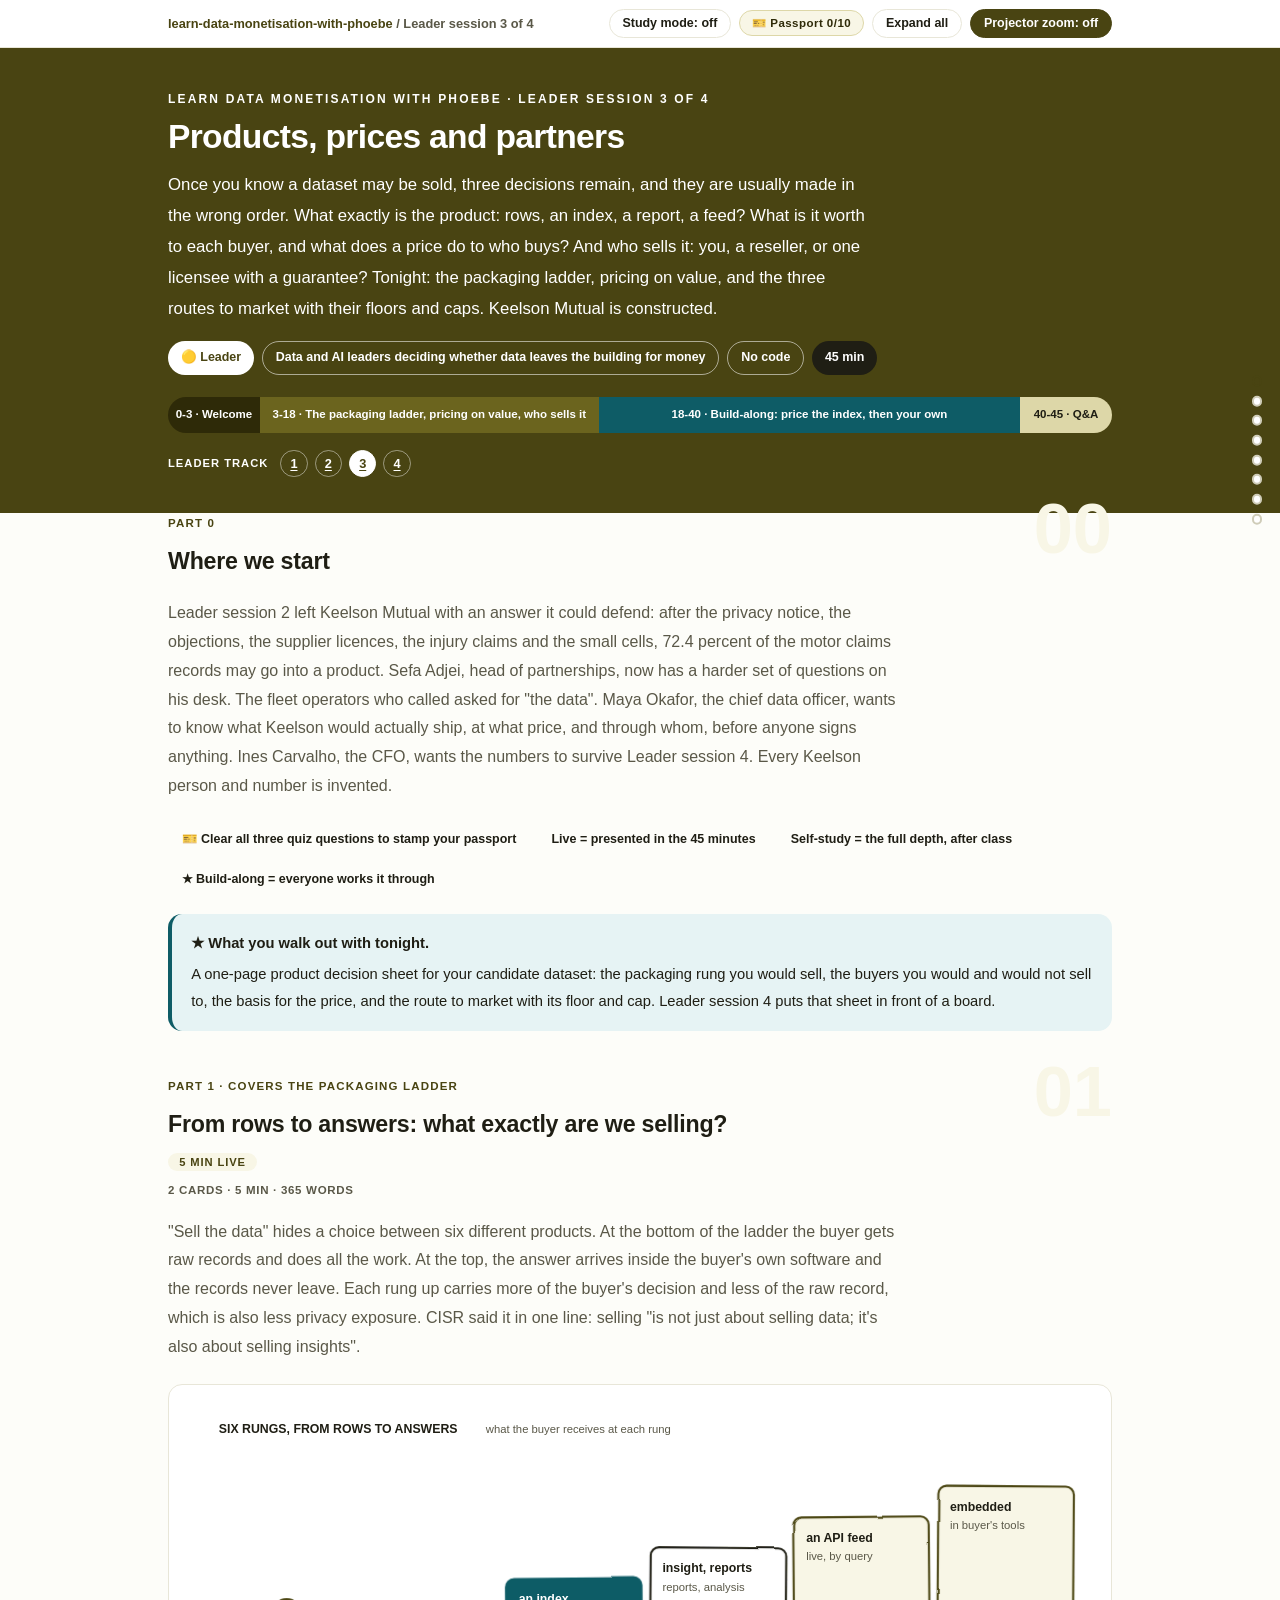
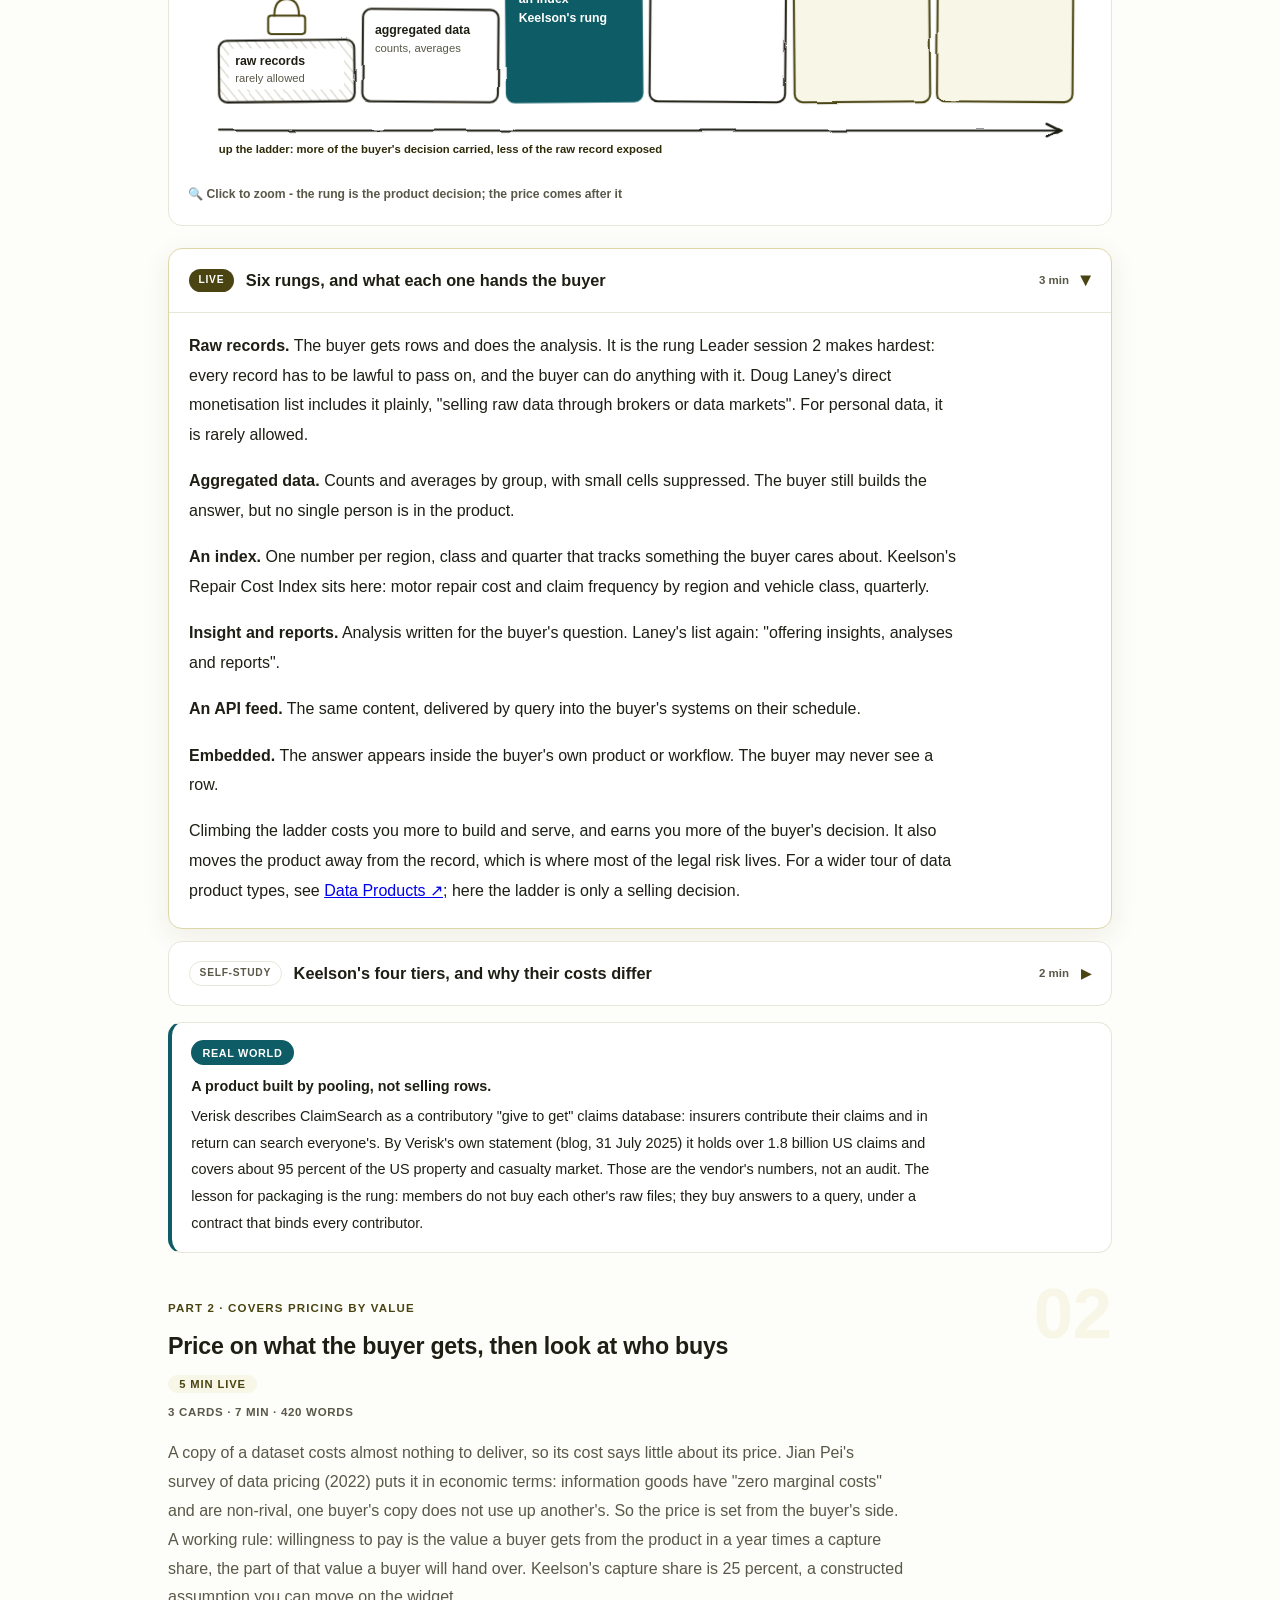
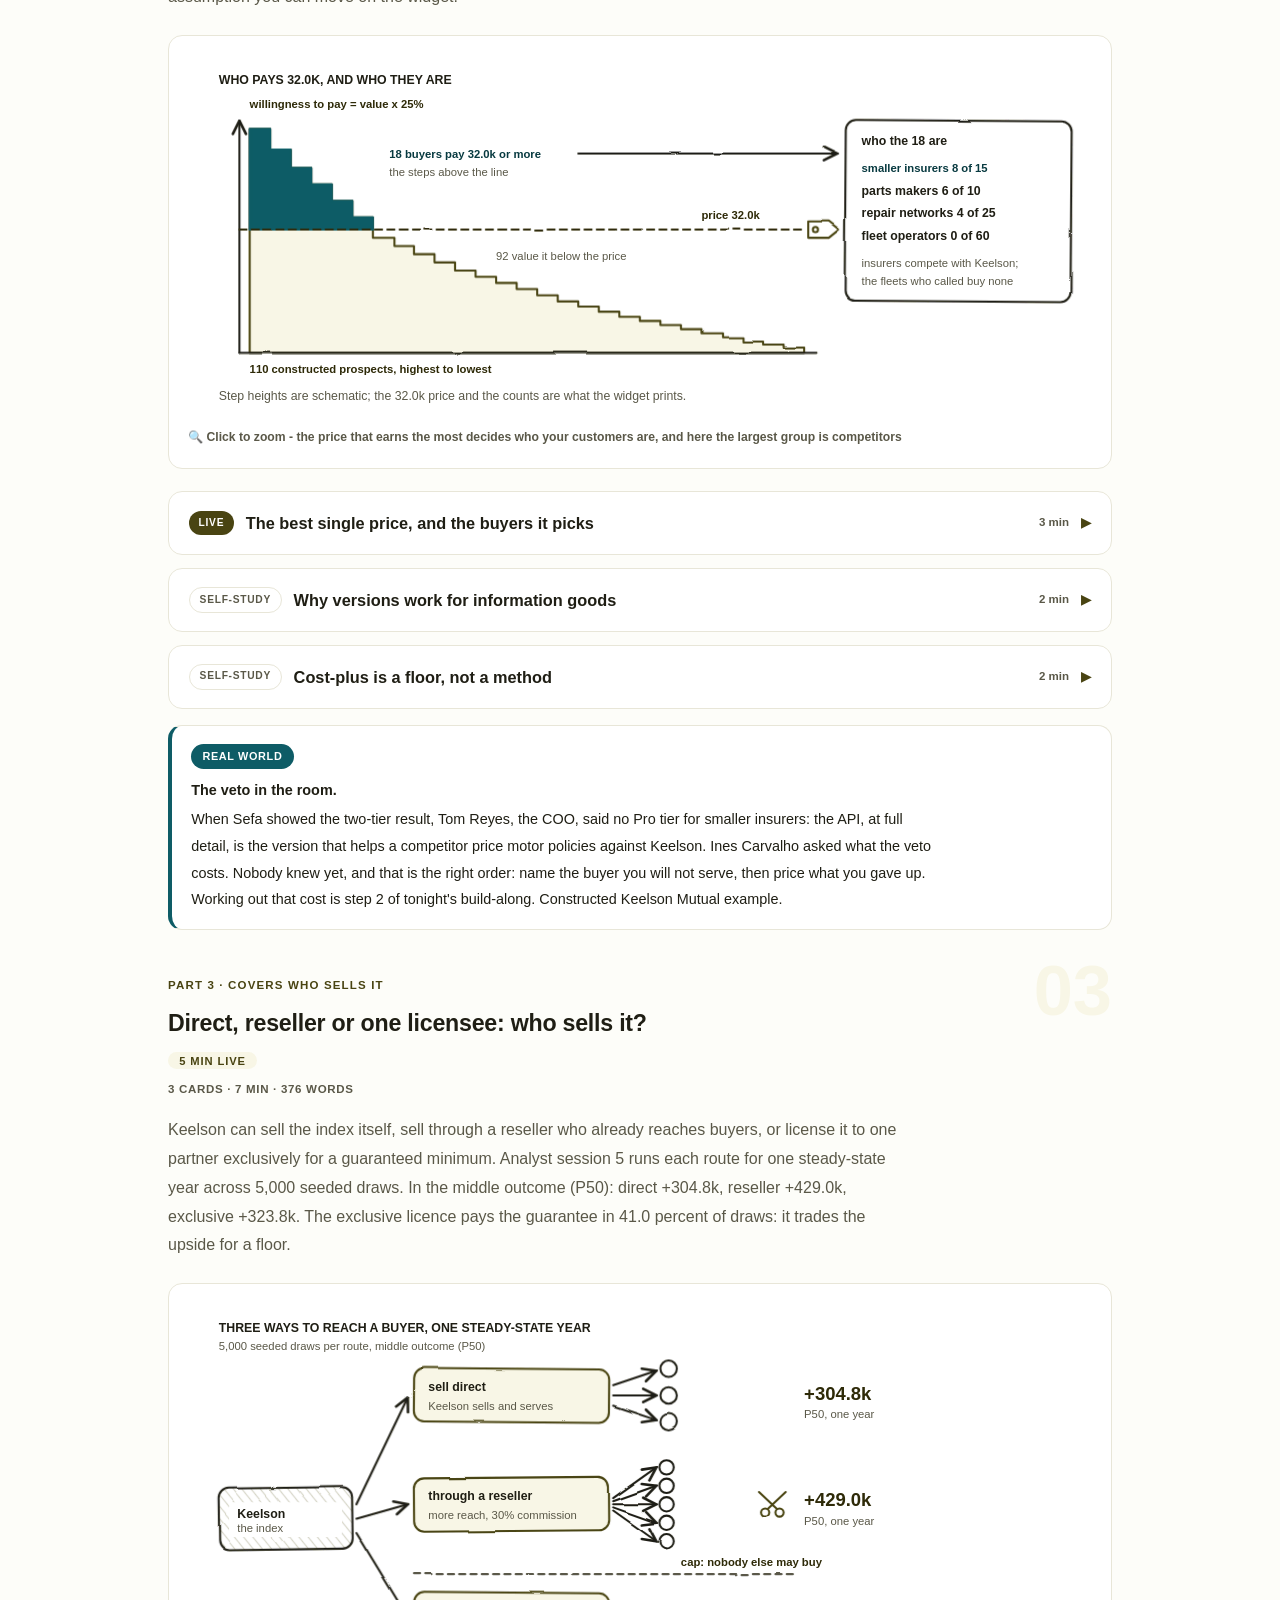
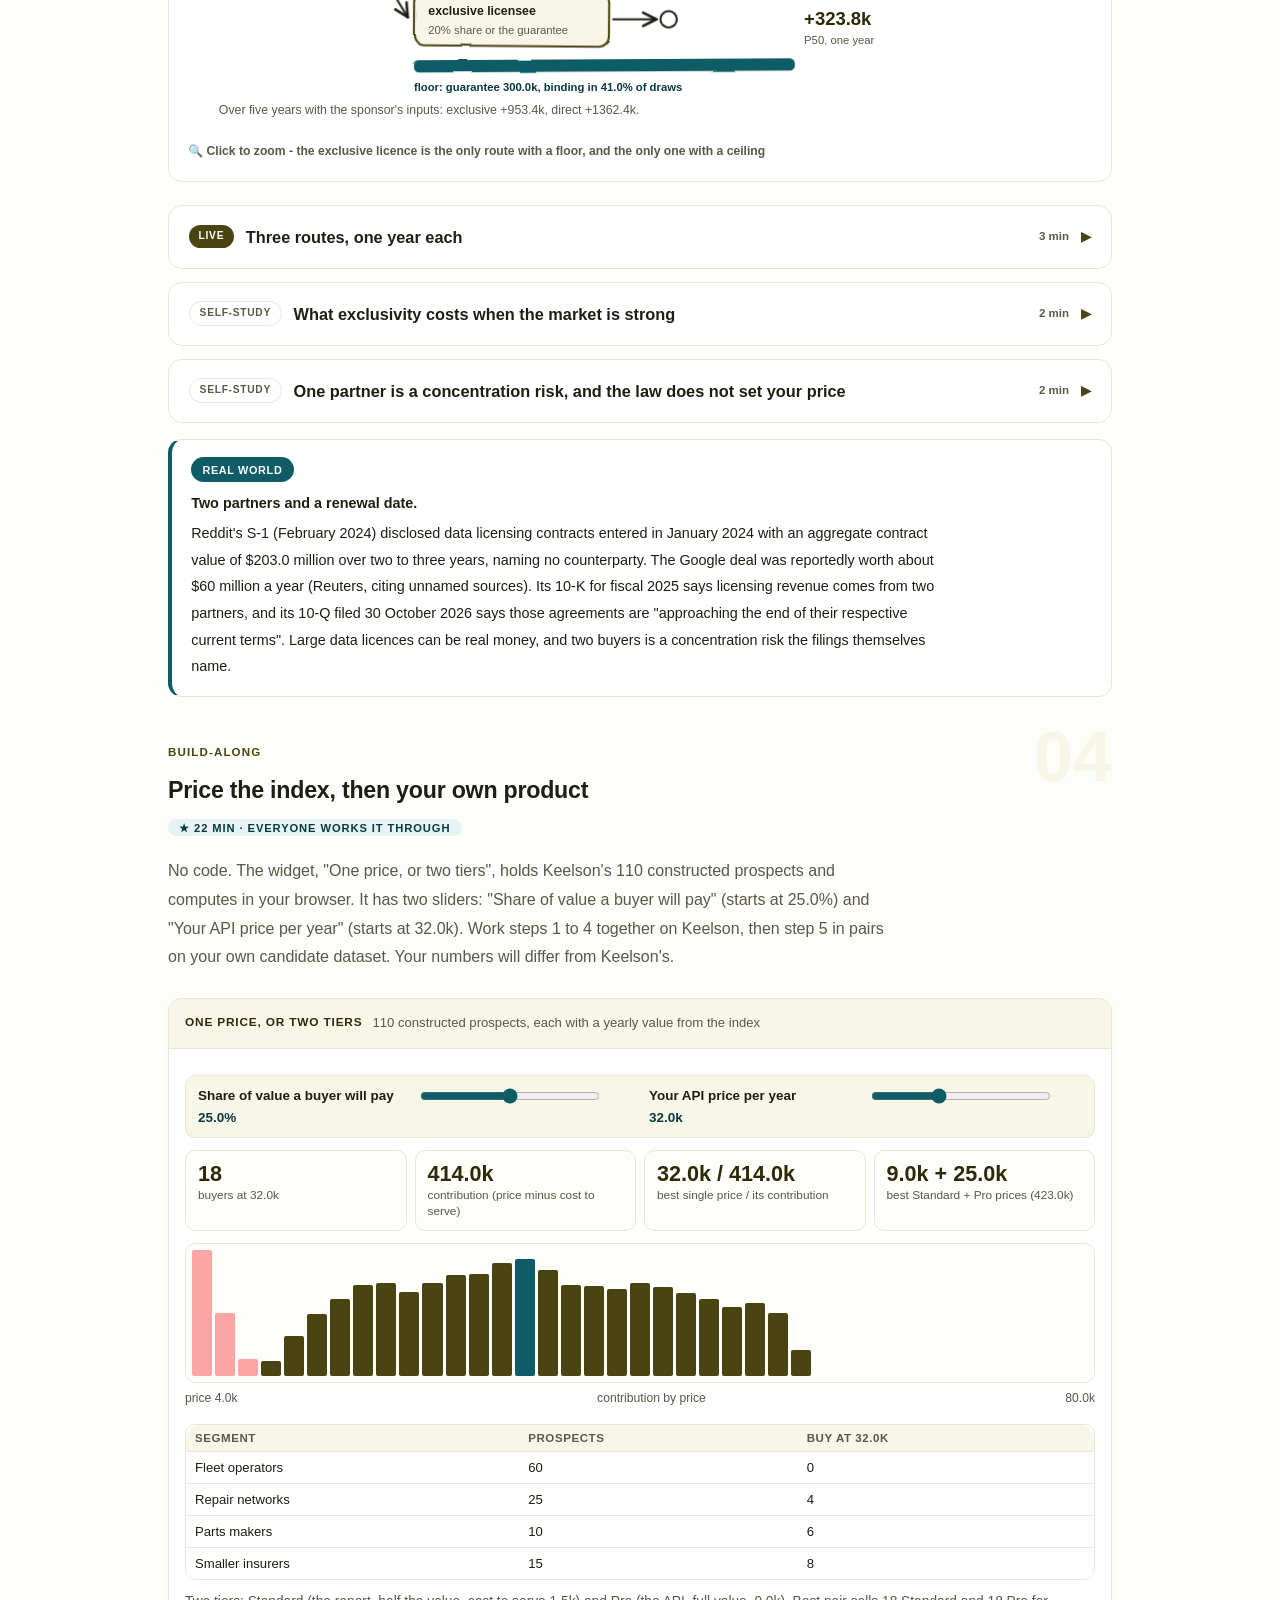
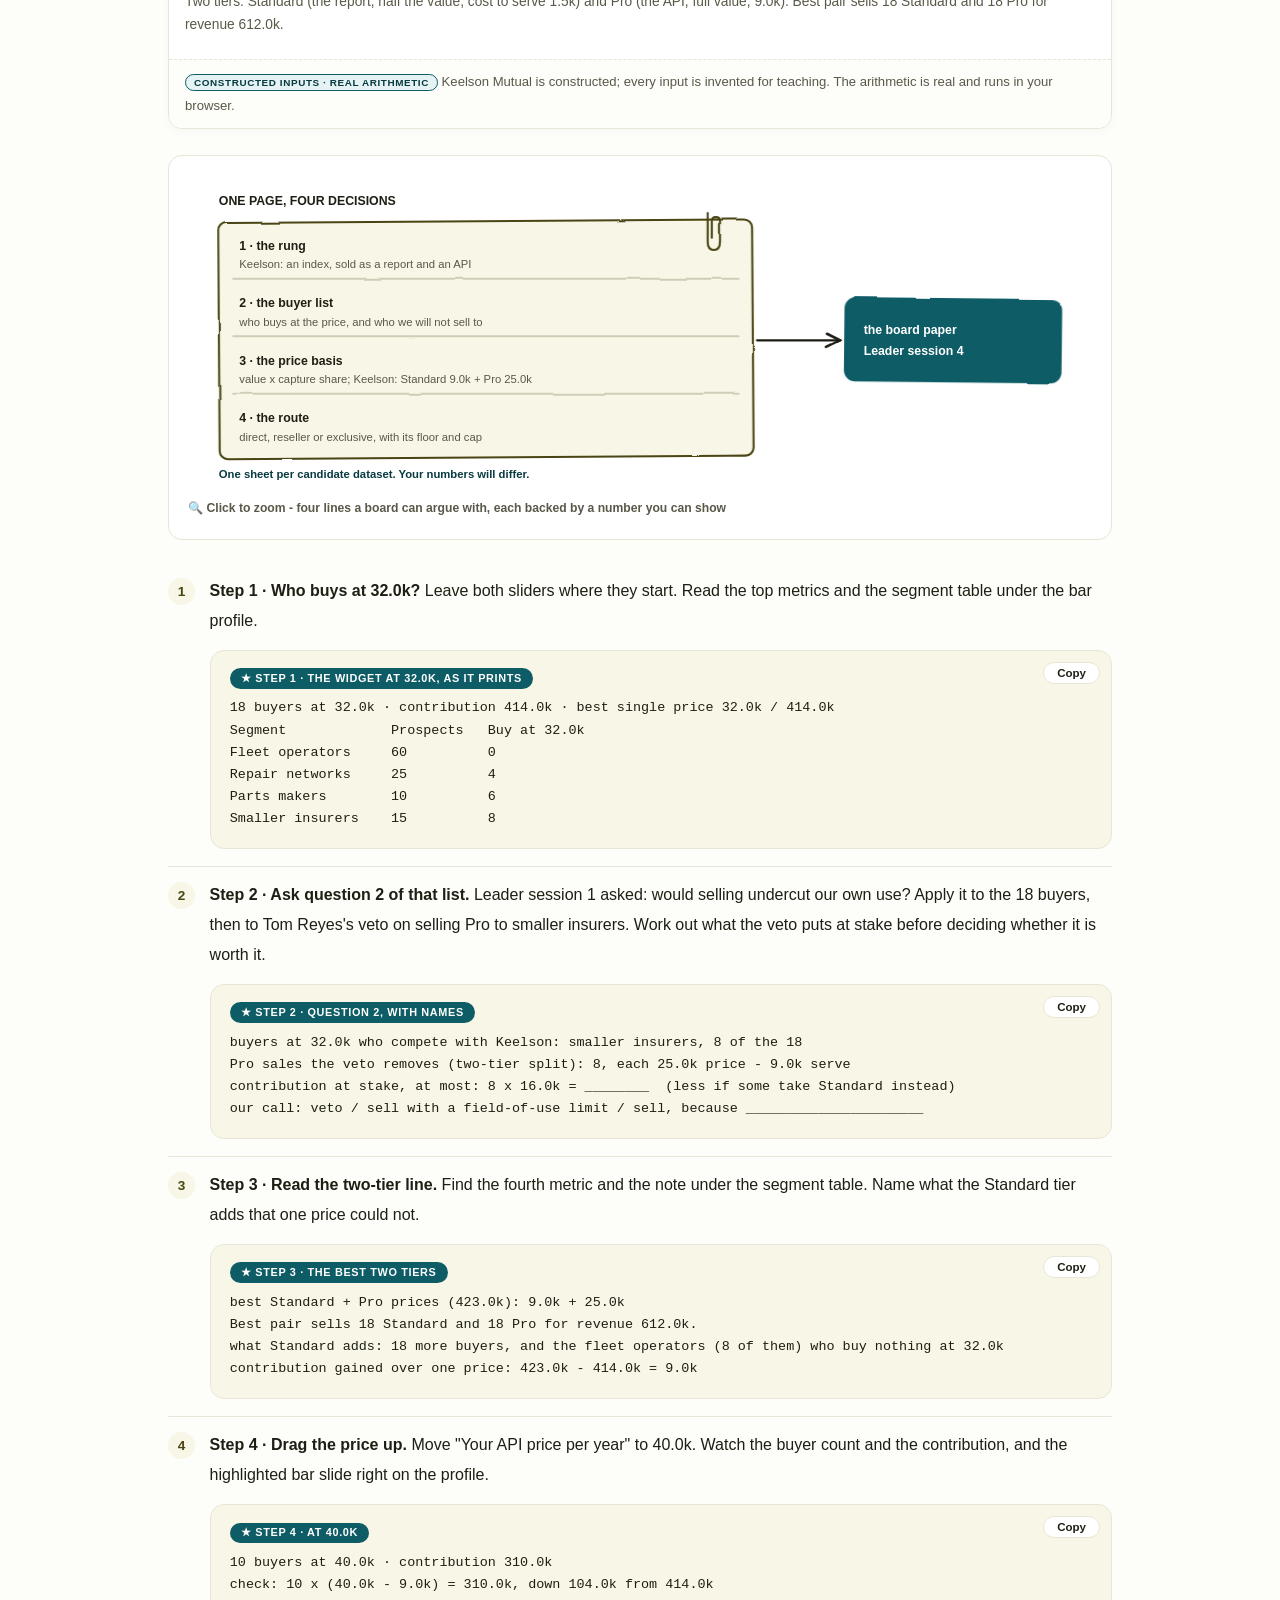
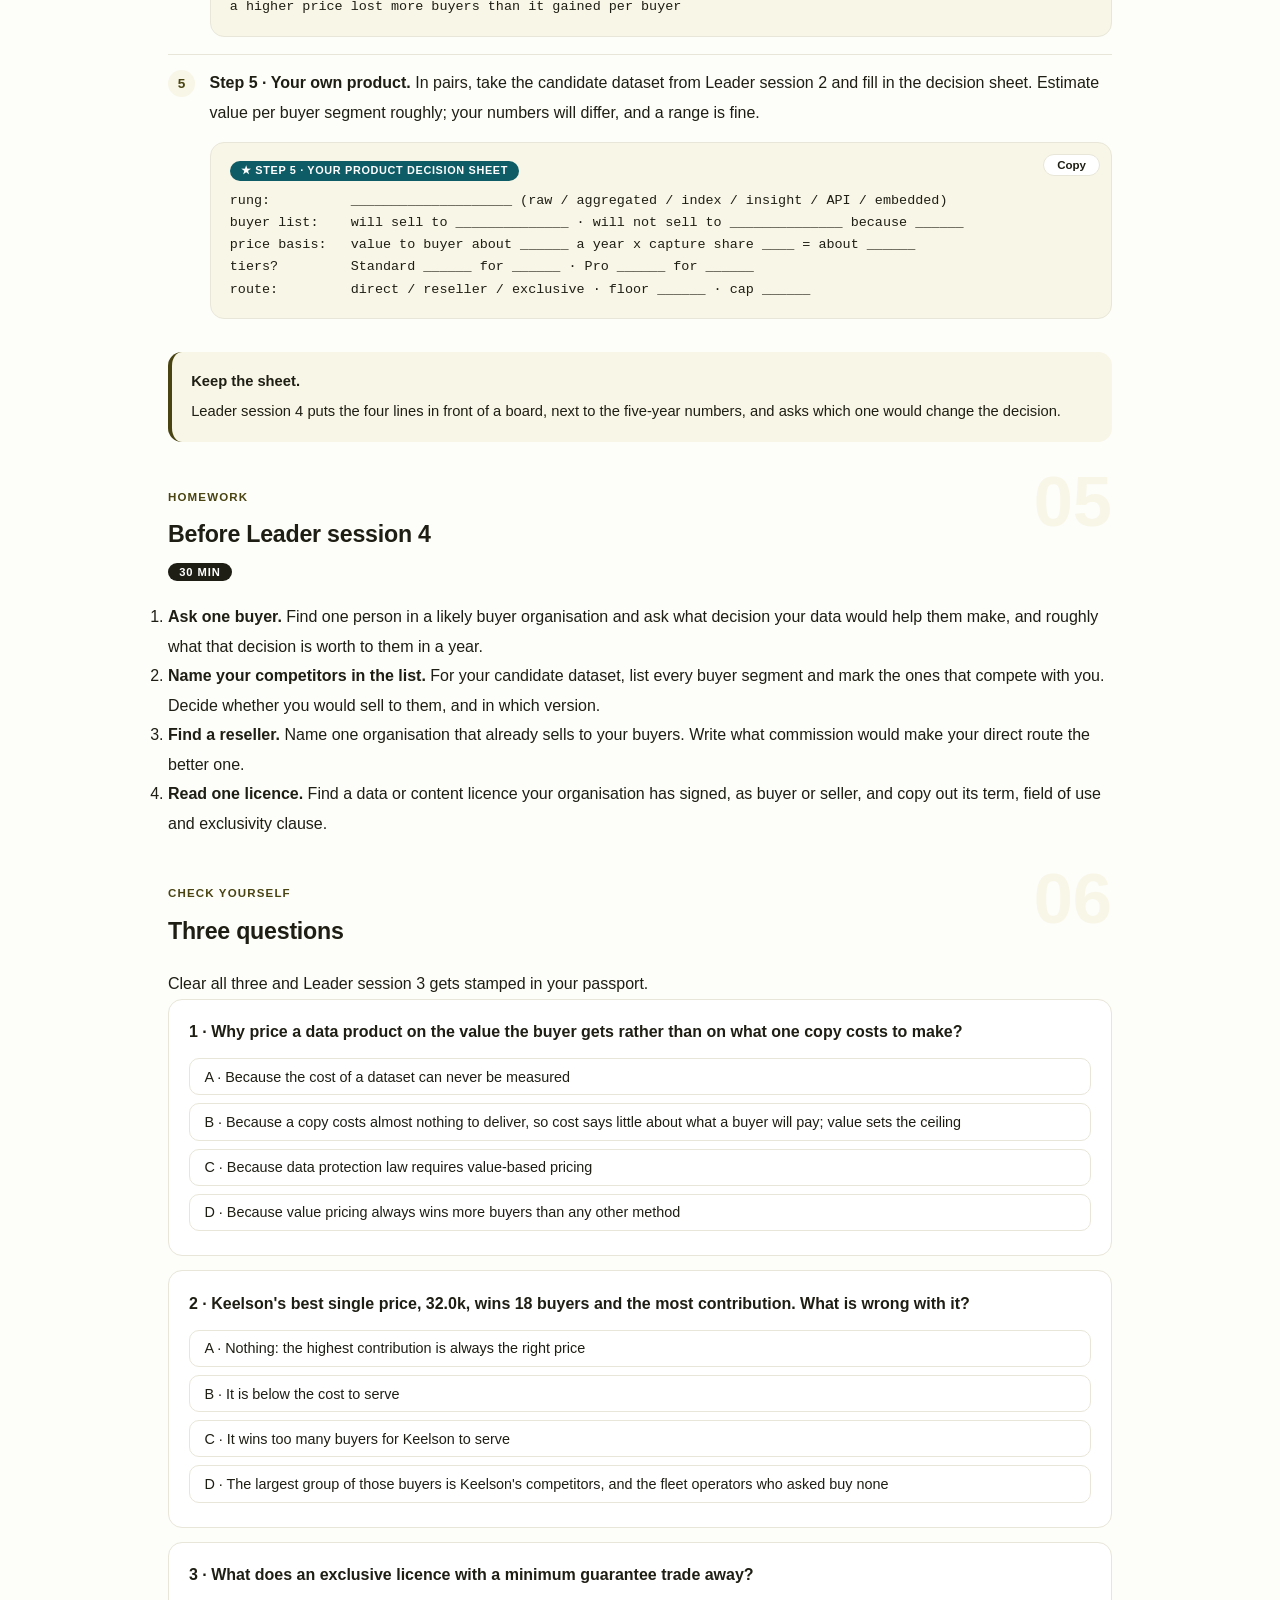
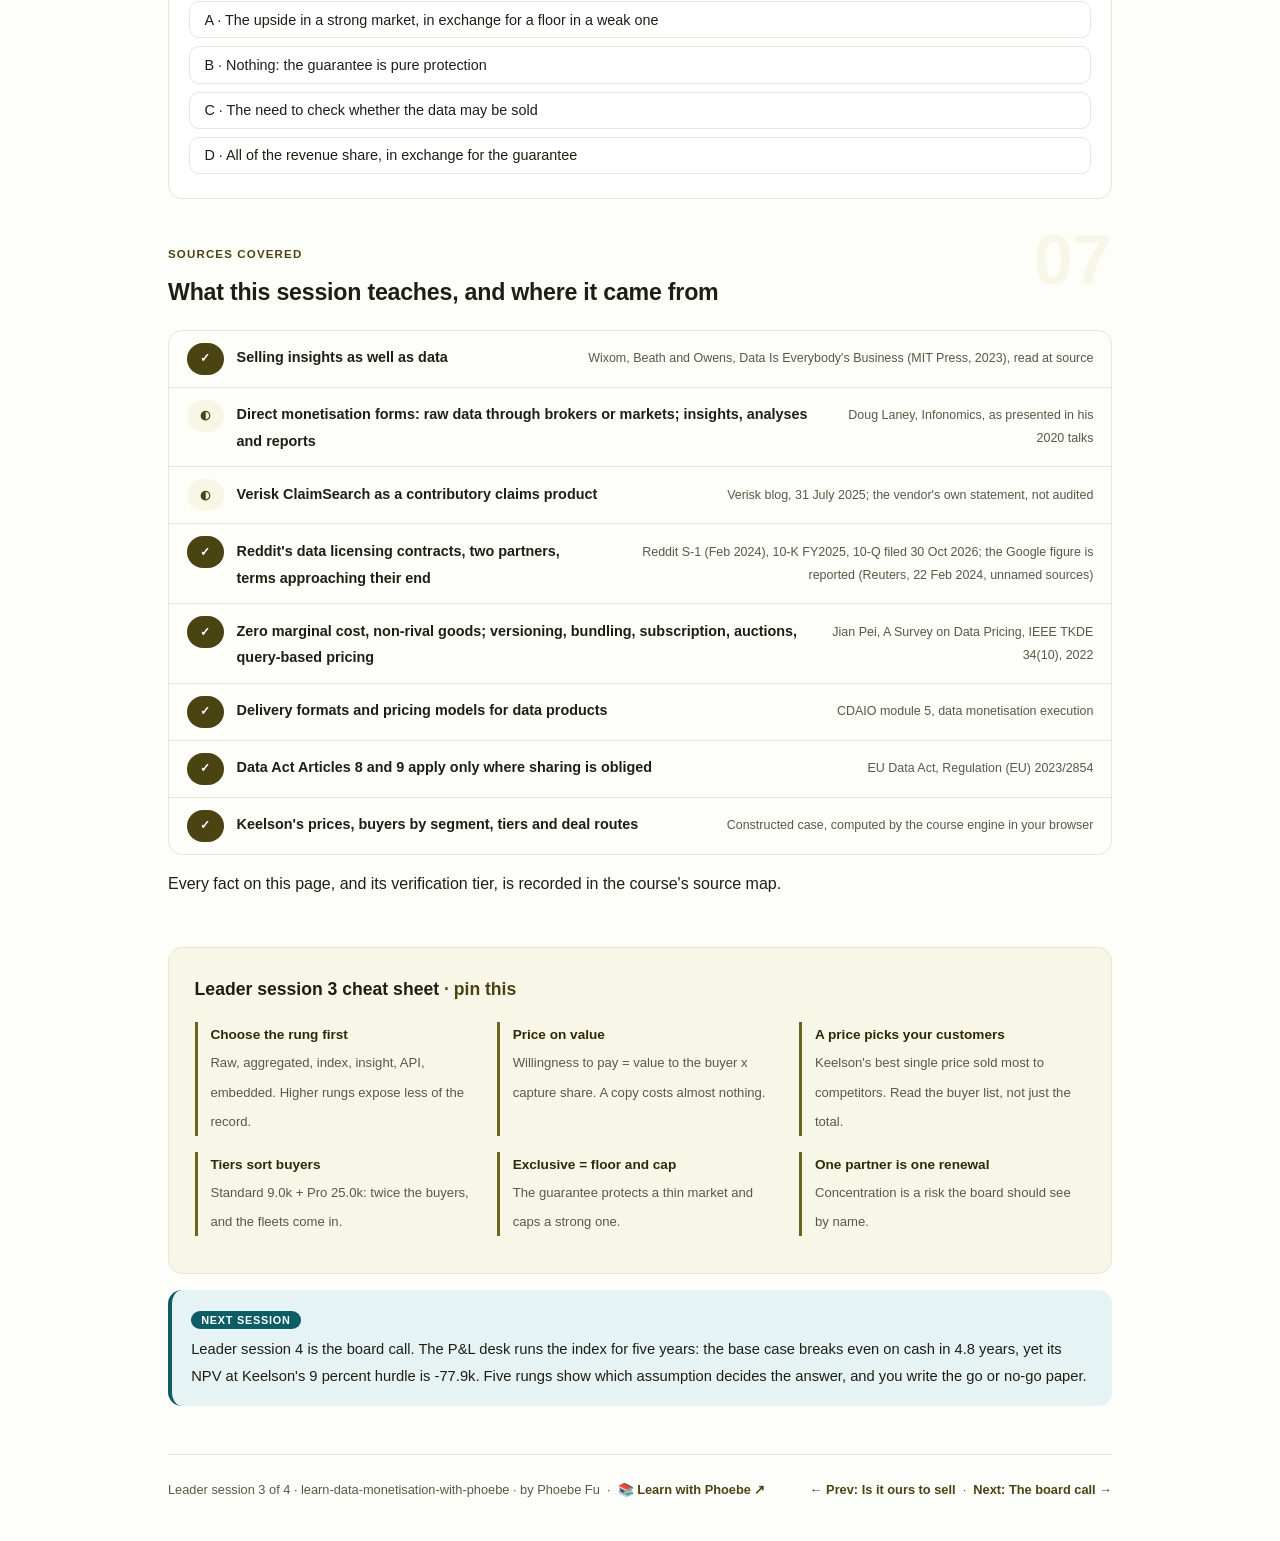
<file: courses/b3-products-prices-and-partners.html>
<!DOCTYPE html>
<html lang="en">
<head>
<meta charset="UTF-8">
<meta name="viewport" content="width=device-width, initial-scale=1.0">
<!-- social:start -->
<meta name="description" content="Leader session 3 of 4. Products, prices and partners: the packaging ladder from raw records to embedded answers, pricing by the value a buyer gets, why the best single price can sell mostly to the wrong buyers, two tiers, and three routes to market with their floors and caps. Keelson Mutual's repair cost index, constructed.">
<meta property="og:type" content="article">
<meta property="og:site_name" content="Learn with Phoebe">
<meta property="og:title" content="Products, prices and partners - learn data monetisation with phoebe">
<meta property="og:description" content="Leader session 3 of 4. What exactly you sell, what it is worth to each buyer, and who sells it.">
<meta property="og:url" content="https://phoebefu6.github.io/learn-data-monetisation-with-phoebe/courses/b3-products-prices-and-partners.html">
<meta property="og:image" content="https://phoebefu6.github.io/learn-data-monetisation-with-phoebe/assets/og-cover.png">
<meta property="og:image:width" content="1200">
<meta property="og:image:height" content="630">
<meta name="twitter:card" content="summary_large_image">
<meta name="twitter:title" content="Products, prices and partners - learn data monetisation with phoebe">
<meta name="twitter:description" content="Leader session 3 of 4. The packaging ladder, value pricing and three routes to market.">
<meta name="twitter:image" content="https://phoebefu6.github.io/learn-data-monetisation-with-phoebe/assets/og-cover.png">
<!-- social:end -->
<title>Leader session 3 · Products, prices and partners - learn data monetisation with phoebe</title>
<link rel="stylesheet" href="../assets/style.css?v=1">
</head>
<body>

<div class="toolbar">
  <div class="wrap">
    <span class="crumb"><a href="../index.html">learn-data-monetisation-with-phoebe</a> / Leader session 3 of 4</span>
    <button class="btn" id="toggle-all" type="button">Expand all</button>
    <button class="btn primary" id="zoom-toggle" type="button">Projector zoom: off</button>
  </div>
</div>

<header class="masthead">
  <div class="wrap">
    <div class="eyebrow">Learn Data Monetisation with Phoebe · Leader session 3 of 4</div>
    <h1>Products, prices and <span class="accent">partners</span></h1>
    <p class="sub">Once you know a dataset may be sold, three decisions remain, and they are usually made in the wrong order. What exactly is the product: rows, an index, a report, a feed? What is it worth to each buyer, and what does a price do to who buys? And who sells it: you, a reseller, or one licensee with a guarantee? Tonight: the packaging ladder, pricing on value, and the three routes to market with their floors and caps. Keelson Mutual is constructed.</p>
    <div class="chip-row">
      <span class="chip level">🟡 Leader</span>
      <span class="chip audience">Data and AI leaders deciding whether data leaves the building for money</span>
      <span class="chip audience">No code</span>
      <span class="chip time">45 min</span>
    </div>
    <div class="agenda">
      <span class="a1" style="flex:1">0-3 · Welcome</span>
      <span class="a2" style="flex:4">3-18 · The packaging ladder, pricing on value, who sells it</span>
      <span class="a3" style="flex:5">18-40 · Build-along: price the index, then your own</span>
      <span class="a4" style="flex:1">40-45 · Q&amp;A</span>
    </div>
  </div>
</header>

<main class="wrap">

  <section class="section" id="intro">
    <div class="section-kicker">
      <span class="klabel">Part 0</span>
      <h2>Where we start</h2>
    </div>
    <p class="lede">Leader session 2 left Keelson Mutual with an answer it could defend: after the privacy notice, the objections, the supplier licences, the injury claims and the small cells, 72.4 percent of the motor claims records may go into a product. Sefa Adjei, head of partnerships, now has a harder set of questions on his desk. The fleet operators who called asked for "the data". Maya Okafor, the chief data officer, wants to know what Keelson would actually ship, at what price, and through whom, before anyone signs anything. Ines Carvalho, the CFO, wants the numbers to survive Leader session 4. Every Keelson person and number is invented.</p>

    <div class="legend">
      <span class="pill">🎫 Clear all three quiz questions to stamp your passport</span>
      <span class="pill">Live = presented in the 45 minutes</span>
      <span class="pill">Self-study = the full depth, after class</span>
      <span class="pill">★ Build-along = everyone works it through</span>
    </div>

    <div class="callout win">
      <p><strong>★ What you walk out with tonight.</strong> A one-page product decision sheet for your candidate dataset: the packaging rung you would sell, the buyers you would and would not sell to, the basis for the price, and the route to market with its floor and cap. Leader session 4 puts that sheet in front of a board.</p>
    </div>
  </section>

  <section class="section" id="part-1">
    <div class="section-kicker">
      <span class="klabel">Part 1 · covers the packaging ladder</span>
      <h2>From rows to answers: what exactly are we selling?</h2>
      <span class="tag concept">5 min live</span>
    </div>
    <p class="lede">"Sell the data" hides a choice between six different products. At the bottom of the ladder the buyer gets raw records and does all the work. At the top, the answer arrives inside the buyer's own software and the records never leave. Each rung up carries more of the buyer's decision and less of the raw record, which is also less privacy exposure. CISR said it in one line: selling "is not just about selling data; it's also about selling insights".</p>

    <figure class="zoomable">
      <svg viewBox="0 0 880 360" xmlns="http://www.w3.org/2000/svg" role="img" aria-label="A hand-drawn staircase of six packaging rungs, rising from left to right: raw records, rarely allowed; aggregated data, counts and averages; an index, filled in teal because it is Keelson's rung; insight and reports; an API feed, live by query; embedded in the buyer's own tools. A padlock sits above the raw records rung. An arrow under the staircase says that each rung up carries more of the buyer's decision and exposes less of the raw record.">
        <defs>
          <filter id="b3aSk" x="-3%" y="-3%" width="106%" height="106%"><feTurbulence type="fractalNoise" baseFrequency="0.02" numOctaves="2" seed="41" result="n"/><feDisplacementMap in="SourceGraphic" in2="n" scale="2.4" xChannelSelector="R" yChannelSelector="G"/></filter>
          <pattern id="b3aHc" patternUnits="userSpaceOnUse" width="7" height="7" patternTransform="rotate(-38)"><line x1="0" y1="0" x2="0" y2="7" stroke="#494412" stroke-width="1" opacity=".5"/></pattern>
          <marker id="b3aAr" viewBox="0 0 10 10" refX="9" refY="5" markerWidth="8" markerHeight="8" orient="auto"><path d="M1 1 L9 5 L1 9" fill="none" stroke="#1F1E14" stroke-width="1.6" stroke-linecap="round"/></marker>
        </defs>
        <style>
          .b3aH { font: 800 12px Inter, sans-serif; fill: #1F1E14; }
          .b3aL { font: 600 12px Inter, sans-serif; fill: #1F1E14; }
          .b3aS { font: 400 11px Inter, sans-serif; fill: #5A5848; }
          .b3aW { font: 800 12px Inter, sans-serif; fill: #FFFFFF; }
          .b3aA { font: 700 11px Inter, sans-serif; fill: #2E2A08; }
          .b3aN { font: 400 12px Inter, sans-serif; fill: #5A5848; }
        </style>

        <text class="b3aH" x="30" y="28">SIX RUNGS, FROM ROWS TO ANSWERS</text>
        <text class="b3aS" x="290" y="28">what the buyer receives at each rung</text>

        <g filter="url(#b3aSk)" fill="none" stroke="#1F1E14" stroke-width="2" stroke-linecap="round" stroke-linejoin="round">
          <rect x="30" y="230" width="132" height="60" rx="8" transform="rotate(-0.6 96 260)" fill="url(#b3aHc)"/>
          <rect x="170" y="200" width="132" height="90" rx="8" transform="rotate(0.5 236 245)" fill="#FFFFFF"/>
          <rect x="310" y="170" width="132" height="120" rx="8" transform="rotate(-0.5 376 230)" fill="#0E5C66" stroke="#0E5C66"/>
          <rect x="450" y="140" width="132" height="150" rx="8" transform="rotate(0.5 516 215)" fill="#FFFFFF"/>
          <rect x="590" y="110" width="132" height="180" rx="8" transform="rotate(-0.5 656 200)" fill="#F8F6E6" stroke="#494412"/>
          <rect x="730" y="80" width="132" height="210" rx="8" transform="rotate(0.4 796 185)" fill="#F8F6E6" stroke="#494412"/>
          <path d="M30 318 L850 318" marker-end="url(#b3aAr)"/>
          <!-- doodle: a padlock above the raw records rung -->
          <path d="M84 206 Q84 190 96 190 Q108 190 108 206" stroke="#494412"/>
          <rect x="78" y="206" width="36" height="18" rx="3" stroke="#494412"/>
        </g>

        <rect x="40" y="238" width="112" height="40" rx="5" fill="#FFFFFF"/>
        <text class="b3aL" x="46" y="254">raw records</text>
        <text class="b3aS" x="46" y="271">rarely allowed</text>

        <text class="b3aL" x="182" y="224">aggregated data</text>
        <text class="b3aS" x="182" y="242">counts, averages</text>

        <text class="b3aW" x="322" y="194">an index</text>
        <text class="b3aW" x="322" y="212">Keelson's rung</text>

        <text class="b3aL" x="462" y="164">insight, reports</text>
        <text class="b3aS" x="462" y="182">reports, analysis</text>

        <text class="b3aL" x="602" y="134">an API feed</text>
        <text class="b3aS" x="602" y="152">live, by query</text>

        <text class="b3aL" x="742" y="104">embedded</text>
        <text class="b3aS" x="742" y="122">in buyer's tools</text>

        <text class="b3aA" x="30" y="340">up the ladder: more of the buyer's decision carried, less of the raw record exposed</text>
      </svg>
      <figcaption>🔍 Click to zoom - the rung is the product decision; the price comes after it</figcaption>
    </figure>

    <details class="card" open>
      <summary><span class="mode live">Live</span>Six rungs, and what each one hands the buyer<span class="mini">3 min</span><span class="caret">▶</span></summary>
      <div class="body">
        <p><strong>Raw records.</strong> The buyer gets rows and does the analysis. It is the rung Leader session 2 makes hardest: every record has to be lawful to pass on, and the buyer can do anything with it. Doug Laney's direct monetisation list includes it plainly, "selling raw data through brokers or data markets". For personal data, it is rarely allowed.</p>
        <p><strong>Aggregated data.</strong> Counts and averages by group, with small cells suppressed. The buyer still builds the answer, but no single person is in the product.</p>
        <p><strong>An index.</strong> One number per region, class and quarter that tracks something the buyer cares about. Keelson's Repair Cost Index sits here: motor repair cost and claim frequency by region and vehicle class, quarterly.</p>
        <p><strong>Insight and reports.</strong> Analysis written for the buyer's question. Laney's list again: "offering insights, analyses and reports".</p>
        <p><strong>An API feed.</strong> The same content, delivered by query into the buyer's systems on their schedule.</p>
        <p><strong>Embedded.</strong> The answer appears inside the buyer's own product or workflow. The buyer may never see a row.</p>
        <p>Climbing the ladder costs you more to build and serve, and earns you more of the buyer's decision. It also moves the product away from the record, which is where most of the legal risk lives. For a wider tour of data product types, see <a href="https://phoebefu6.github.io/learn-data-product-with-phoebe/">Data Products ↗</a>; here the ladder is only a selling decision.</p>
      </div>
    </details>

    <details class="card">
      <summary><span class="mode self">Self-study</span>Keelson's four tiers, and why their costs differ<span class="mini">2 min</span><span class="caret">▶</span></summary>
      <div class="body">
        <p>Keelson plans to sell the index in four forms: a quarterly report, a dashboard, an API feed and bespoke analysis. Each sits on a different rung and costs a different amount to build and to serve one more customer. Analyst session 3 costs them on a shared platform: with the planned mix, serving one more customer costs 7.9k a year, and the full cost per customer falls from 59.2k at five customers to 14.3k at forty, because the platform's fixed cost is shared across more buyers. That curve is why a data product's economics live in the customer count, not in the cost of one copy.</p>
        <p>CDAIO module 5 treats delivery format and pricing model as one decision, and the pairing matters: a feed queried on demand suits a different price shape than a report that arrives once a quarter.</p>
      </div>
    </details>

    <div class="callout example">
      <span class="ex-pill">Real world</span>
      <p><strong>A product built by pooling, not selling rows.</strong> Verisk describes ClaimSearch as a contributory "give to get" claims database: insurers contribute their claims and in return can search everyone's. By Verisk's own statement (blog, 31 July 2025) it holds over 1.8 billion US claims and covers about 95 percent of the US property and casualty market. Those are the vendor's numbers, not an audit. The lesson for packaging is the rung: members do not buy each other's raw files; they buy answers to a query, under a contract that binds every contributor.</p>
    </div>
  </section>

  <section class="section" id="part-2">
    <div class="section-kicker">
      <span class="klabel">Part 2 · covers pricing by value</span>
      <h2>Price on what the buyer gets, then look at who buys</h2>
      <span class="tag concept">5 min live</span>
    </div>
    <p class="lede">A copy of a dataset costs almost nothing to deliver, so its cost says little about its price. Jian Pei's survey of data pricing (2022) puts it in economic terms: information goods have "zero marginal costs" and are non-rival, one buyer's copy does not use up another's. So the price is set from the buyer's side. A working rule: willingness to pay is the value a buyer gets from the product in a year times a capture share, the part of that value a buyer will hand over. Keelson's capture share is 25 percent, a constructed assumption you can move on the widget.</p>

    <figure class="zoomable">
      <svg viewBox="0 0 880 352" xmlns="http://www.w3.org/2000/svg" role="img" aria-label="A hand-drawn staircase of 110 constructed prospects sorted from the highest willingness to pay to the lowest, with a dashed price line at 32.0 thousand. The steps above the line are filled in teal: 18 buyers pay 32.0 thousand or more; 92 value the index below the price. A side panel lists who the 18 are: smaller insurers 8 of 15, parts makers 6 of 10, repair networks 4 of 25, fleet operators 0 of 60. Step heights are schematic.">
        <defs>
          <filter id="b3bSk" x="-3%" y="-3%" width="106%" height="106%"><feTurbulence type="fractalNoise" baseFrequency="0.02" numOctaves="2" seed="47" result="n"/><feDisplacementMap in="SourceGraphic" in2="n" scale="2.4" xChannelSelector="R" yChannelSelector="G"/></filter>
          <pattern id="b3bHc" patternUnits="userSpaceOnUse" width="7" height="7" patternTransform="rotate(-38)"><line x1="0" y1="0" x2="0" y2="7" stroke="#494412" stroke-width="1" opacity=".5"/></pattern>
          <marker id="b3bAr" viewBox="0 0 10 10" refX="9" refY="5" markerWidth="8" markerHeight="8" orient="auto"><path d="M1 1 L9 5 L1 9" fill="none" stroke="#1F1E14" stroke-width="1.6" stroke-linecap="round"/></marker>
        </defs>
        <style>
          .b3bH { font: 800 12px Inter, sans-serif; fill: #1F1E14; }
          .b3bL { font: 600 12px Inter, sans-serif; fill: #1F1E14; }
          .b3bS { font: 400 11px Inter, sans-serif; fill: #5A5848; }
          .b3bB { font: 800 11px Inter, sans-serif; fill: #083A40; }
          .b3bA { font: 700 11px Inter, sans-serif; fill: #2E2A08; }
          .b3bN { font: 400 12px Inter, sans-serif; fill: #5A5848; }
        </style>

        <text class="b3bH" x="30" y="28">WHO PAYS 32.0K, AND WHO THEY ARE</text>
        <text class="b3bA" x="60" y="52">willingness to pay = value x 25%</text>

        <g filter="url(#b3bSk)" fill="none" stroke="#1F1E14" stroke-width="2" stroke-linecap="round" stroke-linejoin="round">
          <path d="M60 290 L60 72 L80 72 L80 92 L100 92 L100 110 L120 110 L120 126 L140 126 L140 142 L160 142 L160 158 L180 158 L180 178 L200 178 L200 186 L220 186 L220 194 L240 194 L240 202 L260 202 L260 210 L280 210 L280 216 L300 216 L300 222 L320 222 L320 228 L340 228 L340 234 L360 234 L360 240 L380 240 L380 245 L400 245 L400 250 L420 250 L420 255 L440 255 L440 259 L460 259 L460 263 L480 263 L480 267 L500 267 L500 271 L520 271 L520 275 L540 275 L540 279 L560 279 L560 282 L580 282 L580 285 L600 285 L600 290 Z" fill="#F8F6E6" stroke="#494412"/>
          <path d="M60 170 L60 72 L80 72 L80 92 L100 92 L100 110 L120 110 L120 126 L140 126 L140 142 L160 142 L160 158 L180 158 L180 170 Z" fill="#0E5C66" stroke="#0E5C66"/>
          <path d="M50 290 L50 64" marker-end="url(#b3bAr)"/>
          <path d="M50 290 L612 290"/>
          <path d="M50 170 L600 170" stroke="#2E2A08" stroke-dasharray="7 5"/>
          <path d="M380 96 L632 96" marker-end="url(#b3bAr)"/>
          <rect x="640" y="64" width="220" height="176" rx="10" transform="rotate(0.4 750 152)" fill="#FFFFFF"/>
          <!-- doodle: a price tag at the end of the price line -->
          <path d="M604 162 L624 162 L634 170 L624 178 L604 178 Z" stroke="#494412"/>
          <circle cx="611" cy="170" r="2.5" stroke="#494412"/>
        </g>

        <text class="b3bB" x="196" y="100">18 buyers pay 32.0k or more</text>
        <text class="b3bS" x="196" y="118">the steps above the line</text>
        <text class="b3bA" x="500" y="160">price 32.0k</text>
        <text class="b3bS" x="300" y="200">92 value it below the price</text>
        <text class="b3bA" x="60" y="310">110 constructed prospects, highest to lowest</text>

        <text class="b3bH" x="656" y="88">who the 18 are</text>
        <text class="b3bB" x="656" y="114">smaller insurers 8 of 15</text>
        <text class="b3bL" x="656" y="136">parts makers 6 of 10</text>
        <text class="b3bL" x="656" y="158">repair networks 4 of 25</text>
        <text class="b3bL" x="656" y="180">fleet operators 0 of 60</text>
        <text class="b3bS" x="656" y="206">insurers compete with Keelson;</text>
        <text class="b3bS" x="656" y="224">the fleets who called buy none</text>

        <text class="b3bN" x="30" y="336">Step heights are schematic; the 32.0k price and the counts are what the widget prints.</text>
      </svg>
      <figcaption>🔍 Click to zoom - the price that earns the most decides who your customers are, and here the largest group is competitors</figcaption>
    </figure>

    <details class="card">
      <summary><span class="mode live">Live</span>The best single price, and the buyers it picks<span class="mini">3 min</span><span class="caret">▶</span></summary>
      <div class="body">
        <p><strong>One price.</strong> Analyst session 4 searches every API price for the one that earns the most contribution, price minus the cost to serve. With 110 constructed prospects and a 25 percent capture share, the answer is 32.0k a year: 18 buyers, revenue 576.0k, contribution 414.0k. Check it: 18 x 32.0k = 576.0k, and 18 x (32.0k - 9.0k serve) = 414.0k.</p>
        <p><strong>The catch.</strong> Look at who the 18 are: fleet operators 0 of 60, repair networks 4 of 25, parts makers 6 of 10, smaller insurers 8 of 15. The fleet operators who started this conversation buy nothing at that price, and the largest group of buyers is smaller insurers, Keelson's competitors. That is question 2 from Leader session 1, would selling undercut our own use, arriving by way of the price.</p>
        <p><strong>Two tiers.</strong> Offer a Standard tier (the quarterly report, priced on half the value, cheap to serve) and a Pro tier (the API, priced on full value). The best pair is Standard 9.0k and Pro 25.0k: 18 Standard and 18 Pro, 36 buyers, revenue 612.0k, contribution 423.0k. Tiers double the buyers and add 9.0k of contribution. By segment, the Standard tier is what brings fleet operators in at all: 8 of them buy Standard, none buy Pro.</p>
      </div>
    </details>

    <details class="card">
      <summary><span class="mode self">Self-study</span>Why versions work for information goods<span class="mini">2 min</span><span class="caret">▶</span></summary>
      <div class="body">
        <p>Pei's survey lists the pricing models used for data: versioning, bundling, subscription, auctions and query-based pricing. Versioning works because a second version of an information good costs almost nothing to make, so you can offer a lighter version to buyers who value less and keep the full one for those who value more. Each buyer sorts themselves by choosing. Two tiers are versioning in its simplest form.</p>
        <p>One point is ours, not Pei's: a data product has a high fixed cost even when one copy is free. Analyst session 3 drew it as the cost curve. Pricing on value tells you what buyers will pay; the cost curve tells you how many of them you need.</p>
        <p>Consumer price elasticity and price tests on retail goods belong to a planned Pricing Analytics course. Here the buyer is a business, and the price comes from the value it gets.</p>
      </div>
    </details>

    <details class="card">
      <summary><span class="mode self">Self-study</span>Cost-plus is a floor, not a method<span class="mini">2 min</span><span class="caret">▶</span></summary>
      <div class="body">
        <p>At 16 customers, Keelson's full cost is 23.9k per customer; with a 30 percent markup that is 31.1k. It lands next to the 32.0k value price by coincidence, not by method. Change the customer count and the cost-plus price moves; change the buyers' value and the value price moves. Use cost to check that a price covers the product. Use value to set it.</p>
      </div>
    </details>

    <div class="callout example">
      <span class="ex-pill">Real world</span>
      <p><strong>The veto in the room.</strong> When Sefa showed the two-tier result, Tom Reyes, the COO, said no Pro tier for smaller insurers: the API, at full detail, is the version that helps a competitor price motor policies against Keelson. Ines Carvalho asked what the veto costs. Nobody knew yet, and that is the right order: name the buyer you will not serve, then price what you gave up. Working out that cost is step 2 of tonight's build-along. Constructed Keelson Mutual example.</p>
    </div>
  </section>

  <section class="section" id="part-3">
    <div class="section-kicker">
      <span class="klabel">Part 3 · covers who sells it</span>
      <h2>Direct, reseller or one licensee: who sells it?</h2>
      <span class="tag concept">5 min live</span>
    </div>
    <p class="lede">Keelson can sell the index itself, sell through a reseller who already reaches buyers, or license it to one partner exclusively for a guaranteed minimum. Analyst session 5 runs each route for one steady-state year across 5,000 seeded draws. In the middle outcome (P50): direct +304.8k, reseller +429.0k, exclusive +323.8k. The exclusive licence pays the guarantee in 41.0 percent of draws: it trades the upside for a floor.</p>

    <figure class="zoomable">
      <svg viewBox="0 0 880 416" xmlns="http://www.w3.org/2000/svg" role="img" aria-label="Three hand-drawn routes from Keelson to buyers, with one steady-state year at P50. Sell direct: three arrows to three buyers, plus 304.8 thousand. Through a reseller: one hub fanning out to five buyers, with a commission cut, plus 429.0 thousand. One exclusive licensee: one arrow to one buyer, plus 323.8 thousand, with a dashed cap above saying nobody else may buy and a floor below, filled in teal, saying the guarantee of 300.0 thousand binds in 41.0 percent of draws.">
        <defs>
          <filter id="b3cSk" x="-3%" y="-3%" width="106%" height="106%"><feTurbulence type="fractalNoise" baseFrequency="0.02" numOctaves="2" seed="53" result="n"/><feDisplacementMap in="SourceGraphic" in2="n" scale="2.4" xChannelSelector="R" yChannelSelector="G"/></filter>
          <pattern id="b3cHc" patternUnits="userSpaceOnUse" width="7" height="7" patternTransform="rotate(-38)"><line x1="0" y1="0" x2="0" y2="7" stroke="#494412" stroke-width="1" opacity=".5"/></pattern>
          <marker id="b3cAr" viewBox="0 0 10 10" refX="9" refY="5" markerWidth="8" markerHeight="8" orient="auto"><path d="M1 1 L9 5 L1 9" fill="none" stroke="#1F1E14" stroke-width="1.6" stroke-linecap="round"/></marker>
        </defs>
        <style>
          .b3cH { font: 800 12px Inter, sans-serif; fill: #1F1E14; }
          .b3cL { font: 600 12px Inter, sans-serif; fill: #1F1E14; }
          .b3cS { font: 400 11px Inter, sans-serif; fill: #5A5848; }
          .b3cB { font: 800 11px Inter, sans-serif; fill: #083A40; }
          .b3cV { font: 800 18px Inter, sans-serif; fill: #2E2A08; }
          .b3cA { font: 700 11px Inter, sans-serif; fill: #2E2A08; }
          .b3cN { font: 400 12px Inter, sans-serif; fill: #5A5848; }
        </style>

        <text class="b3cH" x="30" y="28">THREE WAYS TO REACH A BUYER, ONE STEADY-STATE YEAR</text>
        <text class="b3cS" x="30" y="46">5,000 seeded draws per route, middle outcome (P50)</text>

        <g filter="url(#b3cSk)" fill="none" stroke="#1F1E14" stroke-width="2" stroke-linecap="round" stroke-linejoin="round">
          <rect x="30" y="180" width="130" height="60" rx="10" transform="rotate(-0.8 95 210)" fill="url(#b3cHc)"/>
          <path d="M164 196 L214 92" marker-end="url(#b3cAr)"/>
          <path d="M164 210 L214 196" marker-end="url(#b3cAr)"/>
          <path d="M164 224 L214 306" marker-end="url(#b3cAr)"/>

          <rect x="220" y="64" width="190" height="52" rx="10" transform="rotate(0.5 315 90)" fill="#F8F6E6" stroke="#494412"/>
          <path d="M414 80 L456 66" marker-end="url(#b3cAr)"/>
          <path d="M414 90 L456 90" marker-end="url(#b3cAr)"/>
          <path d="M414 100 L456 114" marker-end="url(#b3cAr)"/>
          <circle cx="468" cy="64" r="8"/>
          <circle cx="468" cy="90" r="8"/>
          <circle cx="468" cy="116" r="8"/>

          <rect x="220" y="170" width="190" height="52" rx="10" transform="rotate(-0.5 315 196)" fill="#F8F6E6" stroke="#494412"/>
          <path d="M414 190 L456 160" marker-end="url(#b3cAr)"/>
          <path d="M414 193 L456 178" marker-end="url(#b3cAr)"/>
          <path d="M414 196 L456 196" marker-end="url(#b3cAr)"/>
          <path d="M414 199 L456 214" marker-end="url(#b3cAr)"/>
          <path d="M414 202 L456 232" marker-end="url(#b3cAr)"/>
          <circle cx="466" cy="160" r="7"/>
          <circle cx="466" cy="178" r="7"/>
          <circle cx="466" cy="196" r="7"/>
          <circle cx="466" cy="214" r="7"/>
          <circle cx="466" cy="232" r="7"/>
          <!-- doodle: scissors for the reseller's commission cut -->
          <circle cx="562" cy="204" r="4" stroke="#494412"/>
          <circle cx="576" cy="204" r="4" stroke="#494412"/>
          <path d="M565 200 L582 184 M573 200 L556 184" stroke="#494412"/>

          <path d="M220 264 L590 264" stroke="#5A5848" stroke-dasharray="6 5"/>
          <rect x="220" y="282" width="190" height="52" rx="10" transform="rotate(0.5 315 308)" fill="#F8F6E6" stroke="#494412"/>
          <path d="M414 308 L456 308" marker-end="url(#b3cAr)"/>
          <circle cx="468" cy="308" r="8"/>
          <rect x="220" y="348" width="370" height="10" rx="4" transform="rotate(-0.3 405 353)" fill="#0E5C66" stroke="#0E5C66"/>
        </g>

        <rect x="40" y="194" width="110" height="34" rx="5" fill="#FFFFFF"/>
        <text class="b3cH" x="48" y="209">Keelson</text>
        <text class="b3cS" x="48" y="223">the index</text>

        <text class="b3cL" x="234" y="86">sell direct</text>
        <text class="b3cS" x="234" y="104">Keelson sells and serves</text>
        <text class="b3cV" x="600" y="94">+304.8k</text>
        <text class="b3cS" x="600" y="112">P50, one year</text>

        <text class="b3cL" x="234" y="192">through a reseller</text>
        <text class="b3cS" x="234" y="210">more reach, 30% commission</text>
        <text class="b3cV" x="600" y="198">+429.0k</text>
        <text class="b3cS" x="600" y="216">P50, one year</text>

        <text class="b3cA" x="480" y="256">cap: nobody else may buy</text>
        <text class="b3cL" x="234" y="304">exclusive licensee</text>
        <text class="b3cS" x="234" y="322">20% share or the guarantee</text>
        <text class="b3cV" x="600" y="314">+323.8k</text>
        <text class="b3cS" x="600" y="332">P50, one year</text>
        <text class="b3cB" x="220" y="378">floor: guarantee 300.0k, binding in 41.0% of draws</text>

        <text class="b3cN" x="30" y="400">Over five years with the sponsor's inputs: exclusive +953.4k, direct +1362.4k.</text>
      </svg>
      <figcaption>🔍 Click to zoom - the exclusive licence is the only route with a floor, and the only one with a ceiling</figcaption>
    </figure>

    <details class="card">
      <summary><span class="mode live">Live</span>Three routes, one year each<span class="mini">3 min</span><span class="caret">▶</span></summary>
      <div class="body">
        <p><strong>Sell direct.</strong> Keelson finds, signs and serves every customer. It keeps the whole price and pays every cost of winning and serving. P50 +304.8k, with a range from +240.2k (P10) to +366.9k (P90).</p>
        <p><strong>Through a reseller.</strong> A partner who already sells to fleets and repair networks brings more customers and takes a 30 percent commission; Keelson still serves them. P50 +429.0k, the highest middle outcome, and the widest range: +270.4k to +629.8k. The reseller also stands between Keelson and the buyer, so the contract has to say what the buyer may do with the data.</p>
        <p><strong>One exclusive licensee.</strong> One partner takes the index, sells it to its own customers, and pays Keelson the larger of a minimum guarantee and a share of its revenue. Nobody else may buy from Keelson. P50 +323.8k, and P10 +300.0k: the guarantee is a floor, and it binds in 41.0 percent of draws. The guarantee wins in a thin market and caps a strong one.</p>
        <p>Analyst session 5 does the maths and the contract terms that carry it: field of use, term, audit rights, scope of exclusivity.</p>
      </div>
    </details>

    <details class="card">
      <summary><span class="mode self">Self-study</span>What exclusivity costs when the market is strong<span class="mini">2 min</span><span class="caret">▶</span></summary>
      <div class="body">
        <p>One year hides the long cost of an exclusive licence. On the P&amp;L desk in Analyst session 6, with the sponsor's optimistic inputs, selling direct ends year 5 at +1362.4k of cumulative cash; the exclusive licence ends at +953.4k. The same desk shows the other side: on the desk's ladder, 0.0% of the exclusive rung's draws fail to break even in five years, against 56.4% for the base case. That trade, a known floor against an unknown ceiling, is a board decision, and Leader session 4 puts it there.</p>
      </div>
    </details>

    <details class="card">
      <summary><span class="mode self">Self-study</span>One partner is a concentration risk, and the law does not set your price<span class="mini">2 min</span><span class="caret">▶</span></summary>
      <div class="body">
        <p><strong>Concentration.</strong> A single licensee means a single renewal. If the partner walks away, or renegotiates at renewal knowing you have no one else, the revenue line goes with it. The Real world story below is the public version.</p>
        <p><strong>The EU Data Act is not a price rule for voluntary sales.</strong> Article 8 requires fair, reasonable and non-discriminatory terms, and Article 9 allows reasonable, non-discriminatory compensation that "may include a margin", but only where a data holder is obliged to make data available. A voluntary licence of an index is priced by negotiation. For operational detail on consent and data protection law, see <a href="https://phoebefu6.github.io/learn-data-governance-with-phoebe/">Data Governance ↗</a>.</p>
      </div>
    </details>

    <div class="callout example">
      <span class="ex-pill">Real world</span>
      <p><strong>Two partners and a renewal date.</strong> Reddit's S-1 (February 2024) disclosed data licensing contracts entered in January 2024 with an aggregate contract value of $203.0 million over two to three years, naming no counterparty. The Google deal was reportedly worth about $60 million a year (Reuters, citing unnamed sources). Its 10-K for fiscal 2025 says licensing revenue comes from two partners, and its 10-Q filed 30 October 2026 says those agreements are "approaching the end of their respective current terms". Large data licences can be real money, and two buyers is a concentration risk the filings themselves name.</p>
    </div>
  </section>

  <section class="section" id="demo-1">
    <div class="section-kicker">
      <span class="klabel">Build-along</span>
      <h2>Price the index, then your own product</h2>
      <span class="tag demo">★ 22 min · everyone works it through</span>
    </div>
    <p class="lede">No code. The widget, "One price, or two tiers", holds Keelson's 110 constructed prospects and computes in your browser. It has two sliders: "Share of value a buyer will pay" (starts at 25.0%) and "Your API price per year" (starts at 32.0k). Work steps 1 to 4 together on Keelson, then step 5 in pairs on your own candidate dataset. Your numbers will differ from Keelson's.</p>

    <div class="dmx-widget" data-mode="price"></div>

    <figure class="zoomable">
      <svg viewBox="0 0 880 304" xmlns="http://www.w3.org/2000/svg" role="img" aria-label="A hand-drawn one-page product decision sheet with four rows: the packaging rung, the buyer list with who you will and will not sell to, the price basis, and the route to market with its floor and cap. A paperclip holds the sheet. An arrow carries the sheet into the board paper, filled in teal, for Leader session 4.">
        <defs>
          <filter id="b3dSk" x="-3%" y="-3%" width="106%" height="106%"><feTurbulence type="fractalNoise" baseFrequency="0.02" numOctaves="2" seed="59" result="n"/><feDisplacementMap in="SourceGraphic" in2="n" scale="2.4" xChannelSelector="R" yChannelSelector="G"/></filter>
          <pattern id="b3dHc" patternUnits="userSpaceOnUse" width="7" height="7" patternTransform="rotate(-38)"><line x1="0" y1="0" x2="0" y2="7" stroke="#494412" stroke-width="1" opacity=".5"/></pattern>
          <marker id="b3dAr" viewBox="0 0 10 10" refX="9" refY="5" markerWidth="8" markerHeight="8" orient="auto"><path d="M1 1 L9 5 L1 9" fill="none" stroke="#1F1E14" stroke-width="1.6" stroke-linecap="round"/></marker>
        </defs>
        <style>
          .b3dH { font: 800 12px Inter, sans-serif; fill: #1F1E14; }
          .b3dS { font: 400 11px Inter, sans-serif; fill: #5A5848; }
          .b3dB { font: 800 11px Inter, sans-serif; fill: #083A40; }
          .b3dW { font: 800 12px Inter, sans-serif; fill: #FFFFFF; }
        </style>

        <text class="b3dH" x="30" y="28">ONE PAGE, FOUR DECISIONS</text>

        <g filter="url(#b3dSk)" fill="none" stroke="#1F1E14" stroke-width="2" stroke-linecap="round" stroke-linejoin="round">
          <rect x="30" y="44" width="520" height="230" rx="8" transform="rotate(-0.4 290 159)" fill="#F8F6E6" stroke="#494412"/>
          <path d="M44 100 L536 100" stroke="#CFCCB8"/>
          <path d="M44 156 L536 156" stroke="#CFCCB8"/>
          <path d="M44 212 L536 212" stroke="#CFCCB8"/>
          <path d="M554 160 L634 160" marker-end="url(#b3dAr)"/>
          <rect x="640" y="120" width="210" height="80" rx="10" transform="rotate(0.6 745 160)" fill="#0E5C66" stroke="#0E5C66"/>
          <!-- doodle: a paperclip on the sheet -->
          <path d="M506 36 L506 64 Q506 72 512 72 Q518 72 518 64 L518 44 Q518 40 514 40 Q510 40 510 44 L510 60" stroke="#494412"/>
        </g>

        <text class="b3dH" x="50" y="72">1 · the rung</text>
        <text class="b3dS" x="50" y="90">Keelson: an index, sold as a report and an API</text>
        <text class="b3dH" x="50" y="128">2 · the buyer list</text>
        <text class="b3dS" x="50" y="146">who buys at the price, and who we will not sell to</text>
        <text class="b3dH" x="50" y="184">3 · the price basis</text>
        <text class="b3dS" x="50" y="202">value x capture share; Keelson: Standard 9.0k + Pro 25.0k</text>
        <text class="b3dH" x="50" y="240">4 · the route</text>
        <text class="b3dS" x="50" y="258">direct, reseller or exclusive, with its floor and cap</text>

        <text class="b3dW" x="658" y="154">the board paper</text>
        <text class="b3dW" x="658" y="174">Leader session 4</text>

        <text class="b3dB" x="30" y="294">One sheet per candidate dataset. Your numbers will differ.</text>
      </svg>
      <figcaption>🔍 Click to zoom - four lines a board can argue with, each backed by a number you can show</figcaption>
    </figure>

    <div class="steps">
      <div class="step">
        <p><strong>Step 1 · Who buys at 32.0k?</strong> Leave both sliders where they start. Read the top metrics and the segment table under the bar profile.</p>
        <div class="prompt-box good"><span class="label">★ Step 1 · the widget at 32.0k, as it prints</span>18 buyers at 32.0k · contribution 414.0k · best single price 32.0k / 414.0k
Segment             Prospects   Buy at 32.0k
Fleet operators     60          0
Repair networks     25          4
Parts makers        10          6
Smaller insurers    15          8</div>
      </div>
      <div class="step">
        <p><strong>Step 2 · Ask question 2 of that list.</strong> Leader session 1 asked: would selling undercut our own use? Apply it to the 18 buyers, then to Tom Reyes's veto on selling Pro to smaller insurers. Work out what the veto puts at stake before deciding whether it is worth it.</p>
        <div class="prompt-box good"><span class="label">★ Step 2 · question 2, with names</span>buyers at 32.0k who compete with Keelson: smaller insurers, 8 of the 18
Pro sales the veto removes (two-tier split): 8, each 25.0k price - 9.0k serve
contribution at stake, at most: 8 x 16.0k = ________  (less if some take Standard instead)
our call: veto / sell with a field-of-use limit / sell, because ______________________</div>
      </div>
      <div class="step">
        <p><strong>Step 3 · Read the two-tier line.</strong> Find the fourth metric and the note under the segment table. Name what the Standard tier adds that one price could not.</p>
        <div class="prompt-box good"><span class="label">★ Step 3 · the best two tiers</span>best Standard + Pro prices (423.0k): 9.0k + 25.0k
Best pair sells 18 Standard and 18 Pro for revenue 612.0k.
what Standard adds: 18 more buyers, and the fleet operators (8 of them) who buy nothing at 32.0k
contribution gained over one price: 423.0k - 414.0k = 9.0k</div>
      </div>
      <div class="step">
        <p><strong>Step 4 · Drag the price up.</strong> Move "Your API price per year" to 40.0k. Watch the buyer count and the contribution, and the highlighted bar slide right on the profile.</p>
        <div class="prompt-box good"><span class="label">★ Step 4 · at 40.0k</span>10 buyers at 40.0k · contribution 310.0k
check: 10 x (40.0k - 9.0k) = 310.0k, down 104.0k from 414.0k
a higher price lost more buyers than it gained per buyer</div>
      </div>
      <div class="step">
        <p><strong>Step 5 · Your own product.</strong> In pairs, take the candidate dataset from Leader session 2 and fill in the decision sheet. Estimate value per buyer segment roughly; your numbers will differ, and a range is fine.</p>
        <div class="prompt-box good"><span class="label">★ Step 5 · your product decision sheet</span>rung:          ____________________ (raw / aggregated / index / insight / API / embedded)
buyer list:    will sell to ______________ · will not sell to ______________ because ______
price basis:   value to buyer about ______ a year x capture share ____ = about ______
tiers?         Standard ______ for ______ · Pro ______ for ______
route:         direct / reseller / exclusive · floor ______ · cap ______</div>
      </div>
    </div>

    <div class="callout tip">
      <p><strong>Keep the sheet.</strong> Leader session 4 puts the four lines in front of a board, next to the five-year numbers, and asks which one would change the decision.</p>
    </div>
  </section>

  <section class="section" id="exercise">
    <div class="section-kicker">
      <span class="klabel">Homework</span>
      <h2>Before Leader session 4</h2>
      <span class="tag exercise">30 min</span>
    </div>
    <ol>
      <li><strong>Ask one buyer.</strong> Find one person in a likely buyer organisation and ask what decision your data would help them make, and roughly what that decision is worth to them in a year.</li>
      <li><strong>Name your competitors in the list.</strong> For your candidate dataset, list every buyer segment and mark the ones that compete with you. Decide whether you would sell to them, and in which version.</li>
      <li><strong>Find a reseller.</strong> Name one organisation that already sells to your buyers. Write what commission would make your direct route the better one.</li>
      <li><strong>Read one licence.</strong> Find a data or content licence your organisation has signed, as buyer or seller, and copy out its term, field of use and exclusivity clause.</li>
    </ol>
  </section>

  <section class="section" id="quiz">
    <div class="section-kicker">
      <span class="klabel">Check yourself</span>
      <h2>Three questions</h2>
    </div>
    <p>Clear all three and Leader session 3 gets stamped in your passport.</p>

    <div class="quiz-q" data-answer="1">
      <p class="qtext">1 · Why price a data product on the value the buyer gets rather than on what one copy costs to make?</p>
      <button class="qopt" type="button">A · Because the cost of a dataset can never be measured</button>
      <button class="qopt" type="button">B · Because a copy costs almost nothing to deliver, so cost says little about what a buyer will pay; value sets the ceiling</button>
      <button class="qopt" type="button">C · Because data protection law requires value-based pricing</button>
      <button class="qopt" type="button">D · Because value pricing always wins more buyers than any other method</button>
      <p class="qwhy">Information goods have zero marginal cost (Pei). Cost tells you whether a price covers the product; value tells you what buyers will pay.</p>
    </div>

    <div class="quiz-q" data-answer="3">
      <p class="qtext">2 · Keelson's best single price, 32.0k, wins 18 buyers and the most contribution. What is wrong with it?</p>
      <button class="qopt" type="button">A · Nothing: the highest contribution is always the right price</button>
      <button class="qopt" type="button">B · It is below the cost to serve</button>
      <button class="qopt" type="button">C · It wins too many buyers for Keelson to serve</button>
      <button class="qopt" type="button">D · The largest group of those buyers is Keelson's competitors, and the fleet operators who asked buy none</button>
      <p class="qwhy">Smaller insurers are 8 of the 18; fleet operators are 0 of 60. A price picks your customers, so check who it picks against question 2 from Leader session 1.</p>
    </div>

    <div class="quiz-q" data-answer="0">
      <p class="qtext">3 · What does an exclusive licence with a minimum guarantee trade away?</p>
      <button class="qopt" type="button">A · The upside in a strong market, in exchange for a floor in a weak one</button>
      <button class="qopt" type="button">B · Nothing: the guarantee is pure protection</button>
      <button class="qopt" type="button">C · The need to check whether the data may be sold</button>
      <button class="qopt" type="button">D · All of the revenue share, in exchange for the guarantee</button>
      <p class="qwhy">The guarantee binds in 41.0 percent of draws, and with the sponsor's inputs the exclusive route ends five years at +953.4k against +1362.4k direct.</p>
    </div>

    <p class="quiz-score"></p>
  </section>

  <section class="section" id="official">
    <div class="section-kicker">
      <span class="klabel">Sources covered</span>
      <h2>What this session teaches, and where it came from</h2>
    </div>
    <div class="covered">
      <div class="covered-row"><span class="status pill solid">✓</span><span class="name">Selling insights as well as data</span><span class="note">Wixom, Beath and Owens, Data Is Everybody's Business (MIT Press, 2023), read at source</span></div>
      <div class="covered-row"><span class="status pill light">◐</span><span class="name">Direct monetisation forms: raw data through brokers or markets; insights, analyses and reports</span><span class="note">Doug Laney, Infonomics, as presented in his 2020 talks</span></div>
      <div class="covered-row"><span class="status pill light">◐</span><span class="name">Verisk ClaimSearch as a contributory claims product</span><span class="note">Verisk blog, 31 July 2025; the vendor's own statement, not audited</span></div>
      <div class="covered-row"><span class="status pill solid">✓</span><span class="name">Reddit's data licensing contracts, two partners, terms approaching their end</span><span class="note">Reddit S-1 (Feb 2024), 10-K FY2025, 10-Q filed 30 Oct 2026; the Google figure is reported (Reuters, 22 Feb 2024, unnamed sources)</span></div>
      <div class="covered-row"><span class="status pill solid">✓</span><span class="name">Zero marginal cost, non-rival goods; versioning, bundling, subscription, auctions, query-based pricing</span><span class="note">Jian Pei, A Survey on Data Pricing, IEEE TKDE 34(10), 2022</span></div>
      <div class="covered-row"><span class="status pill solid">✓</span><span class="name">Delivery formats and pricing models for data products</span><span class="note">CDAIO module 5, data monetisation execution</span></div>
      <div class="covered-row"><span class="status pill solid">✓</span><span class="name">Data Act Articles 8 and 9 apply only where sharing is obliged</span><span class="note">EU Data Act, Regulation (EU) 2023/2854</span></div>
      <div class="covered-row"><span class="status pill solid">✓</span><span class="name">Keelson's prices, buyers by segment, tiers and deal routes</span><span class="note">Constructed case, computed by the course engine in your browser</span></div>
    </div>
    <p class="mono" style="margin-top:14px">Every fact on this page, and its verification tier, is recorded in the course's source map.</p>
  </section>

  <section class="cheat" id="cheatsheet">
    <h3>Leader session 3 cheat sheet <span>· pin this</span></h3>
    <div class="grid-2">
      <div class="cheat-item"><b>Choose the rung first</b><span>Raw, aggregated, index, insight, API, embedded. Higher rungs expose less of the record.</span></div>
      <div class="cheat-item"><b>Price on value</b><span>Willingness to pay = value to the buyer x capture share. A copy costs almost nothing.</span></div>
      <div class="cheat-item"><b>A price picks your customers</b><span>Keelson's best single price sold most to competitors. Read the buyer list, not just the total.</span></div>
      <div class="cheat-item"><b>Tiers sort buyers</b><span>Standard 9.0k + Pro 25.0k: twice the buyers, and the fleets come in.</span></div>
      <div class="cheat-item"><b>Exclusive = floor and cap</b><span>The guarantee protects a thin market and caps a strong one.</span></div>
      <div class="cheat-item"><b>One partner is one renewal</b><span>Concentration is a risk the board should see by name.</span></div>
    </div>
  </section>

  <div class="callout next">
    <span class="nx-pill">Next session</span>
    <p>Leader session 4 is the board call. The P&amp;L desk runs the index for five years: the base case breaks even on cash in 4.8 years, yet its NPV at Keelson's 9 percent hurdle is -77.9k. Five rungs show which assumption decides the answer, and you write the go or no-go paper.</p>
  </div>

  <footer class="pagefoot">
    <span>Leader session 3 of 4 · learn-data-monetisation-with-phoebe · by Phoebe Fu &nbsp;·&nbsp; 📚 <a href="https://phoebefu6.github.io/learn-with-phoebe/">Learn with Phoebe ↗</a></span>
    <span><a href="b2-is-it-ours-to-sell.html">← Prev: Is it ours to sell</a> &nbsp;·&nbsp; <a href="b4-the-board-call.html">Next: The board call →</a></span>
  </footer>

</main>

<script src="../assets/dm-live.js?v=1"></script>
<script src="../assets/dm-bench.js?v=1"></script>
<script src="../assets/app.js?v=1"></script>
</body>
</html>
</file>
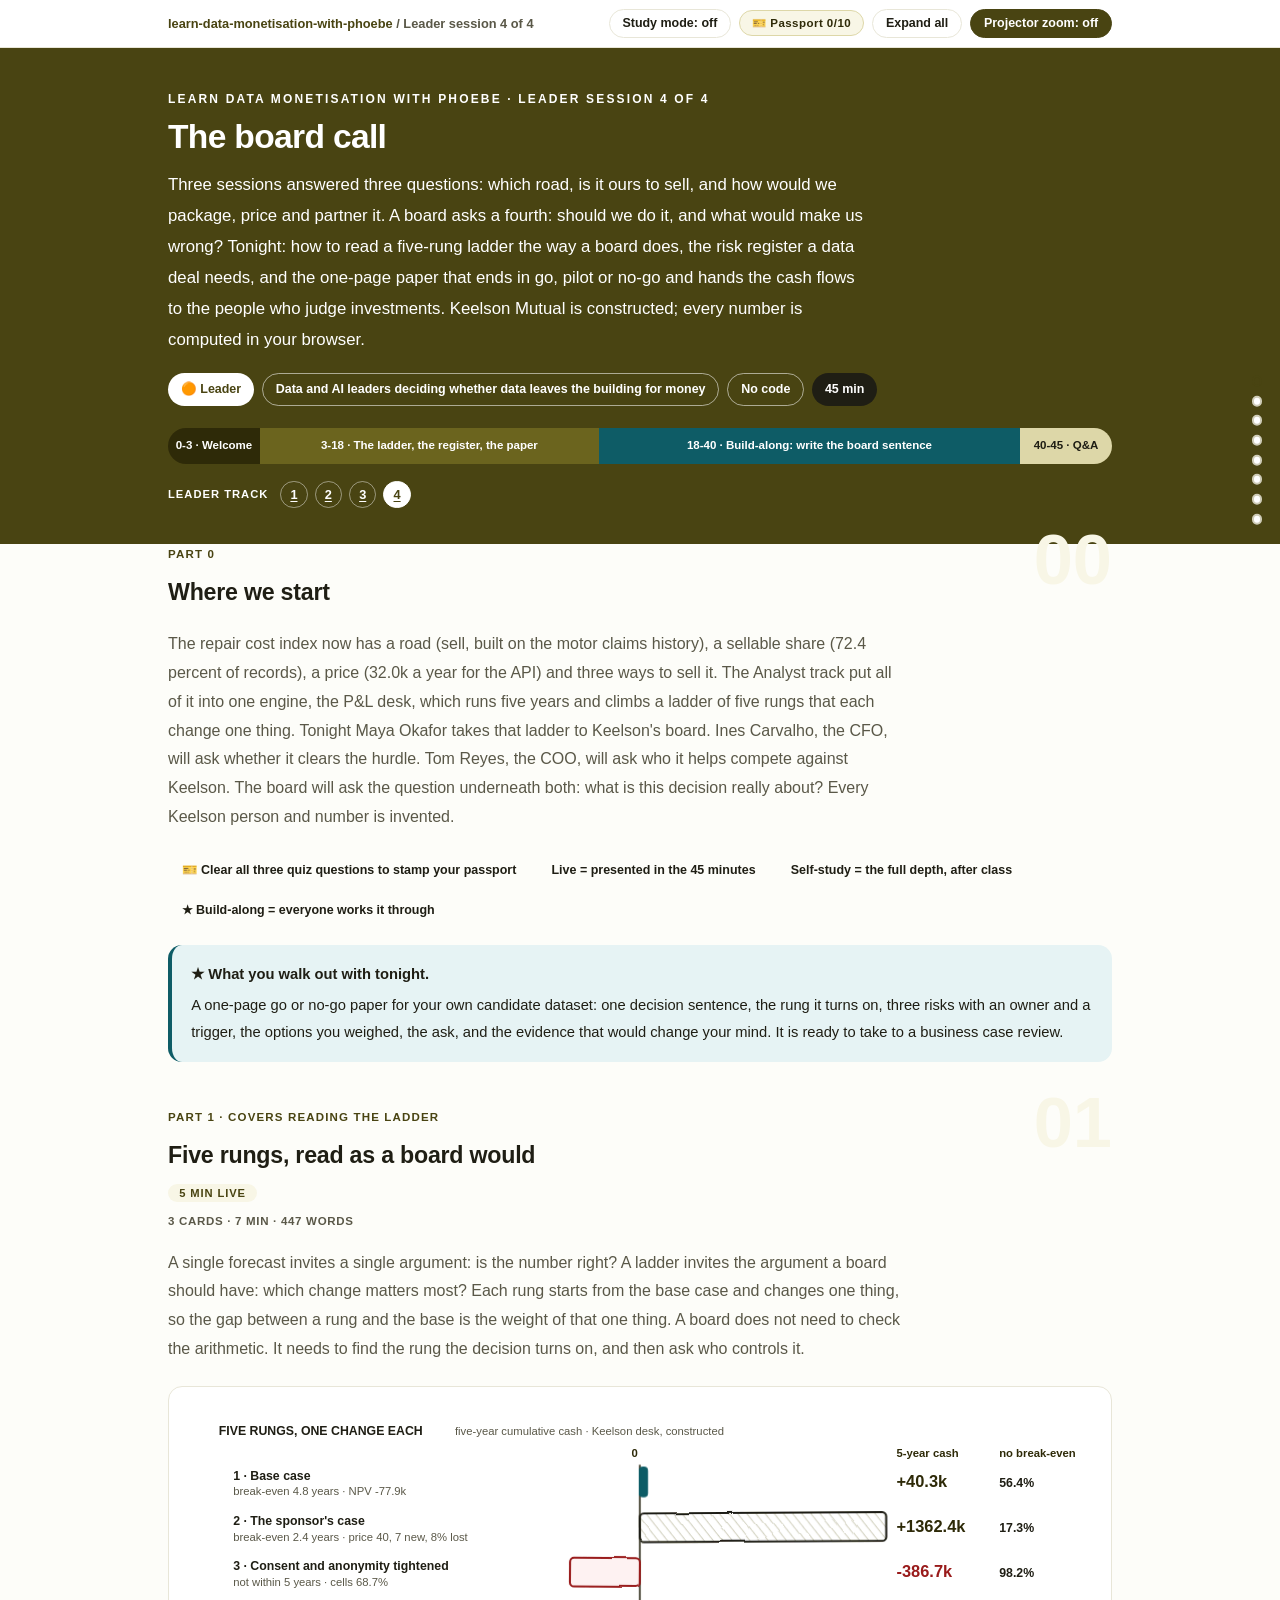
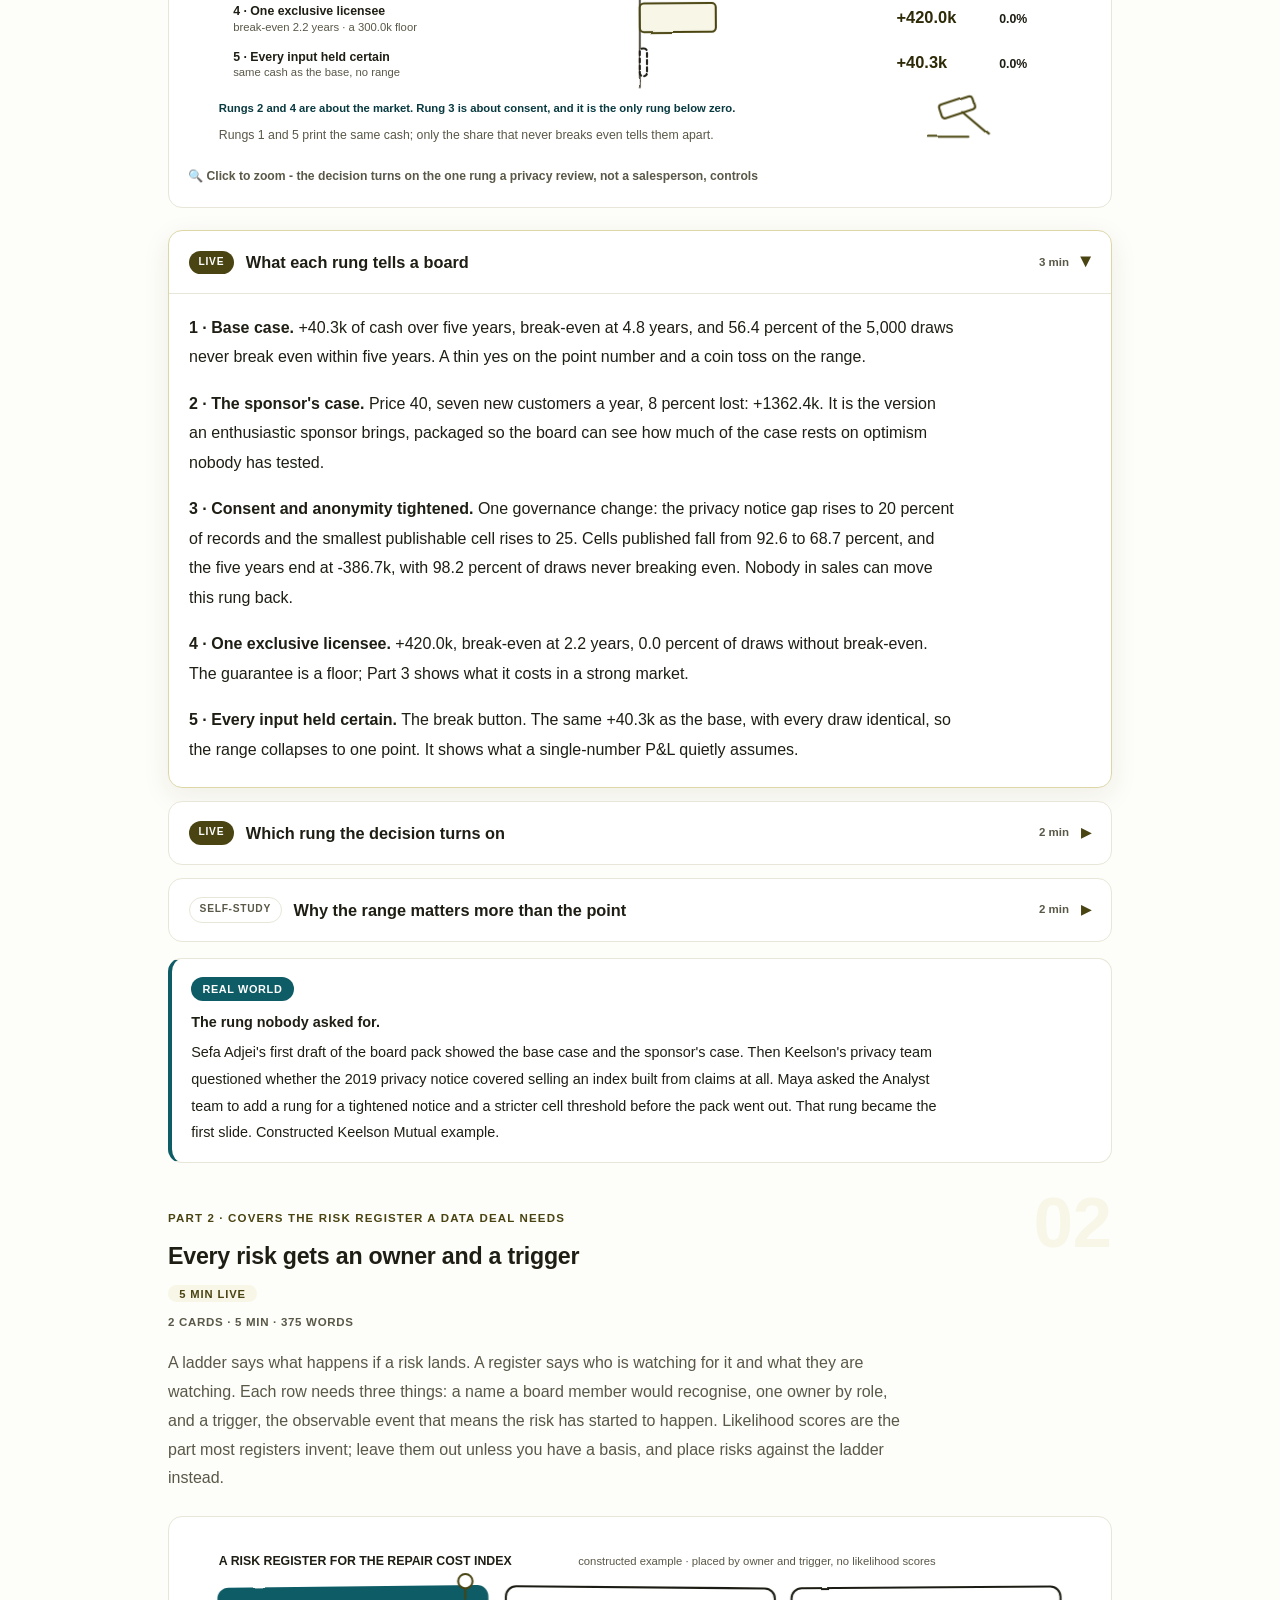
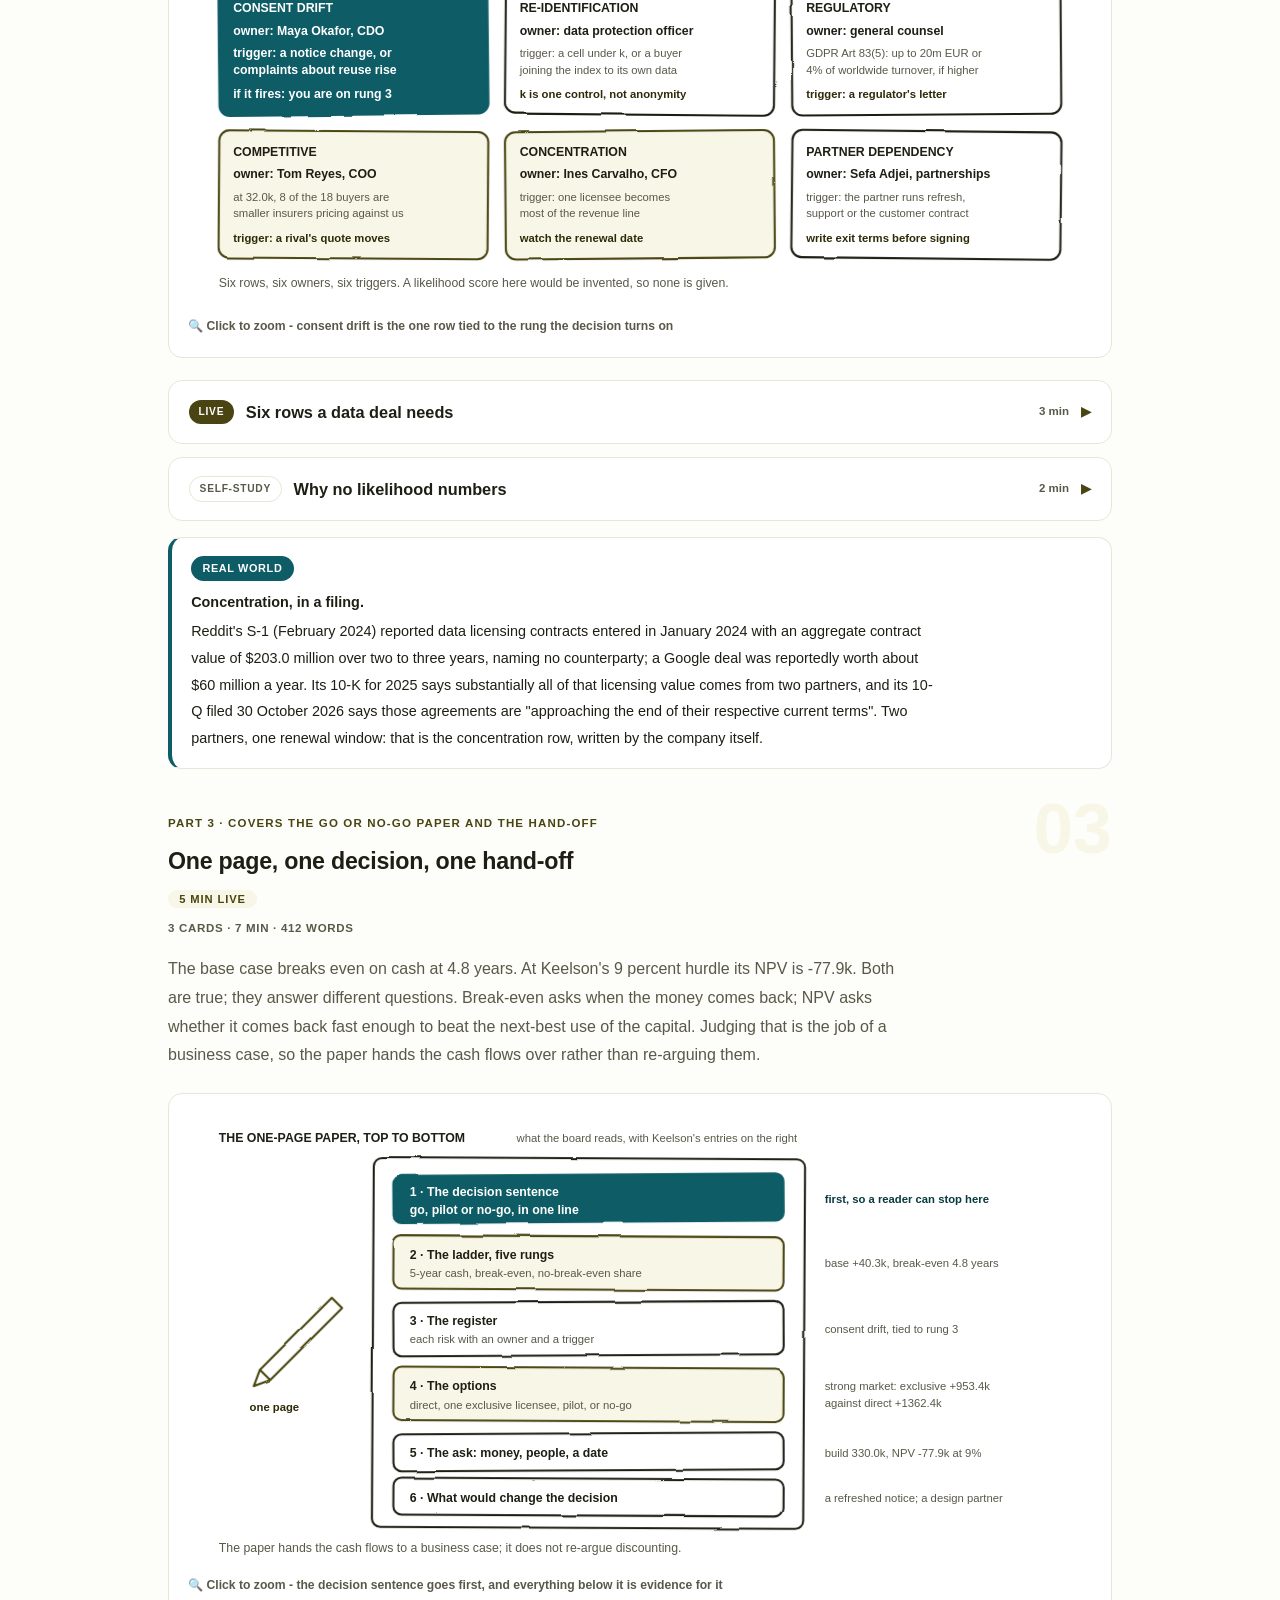
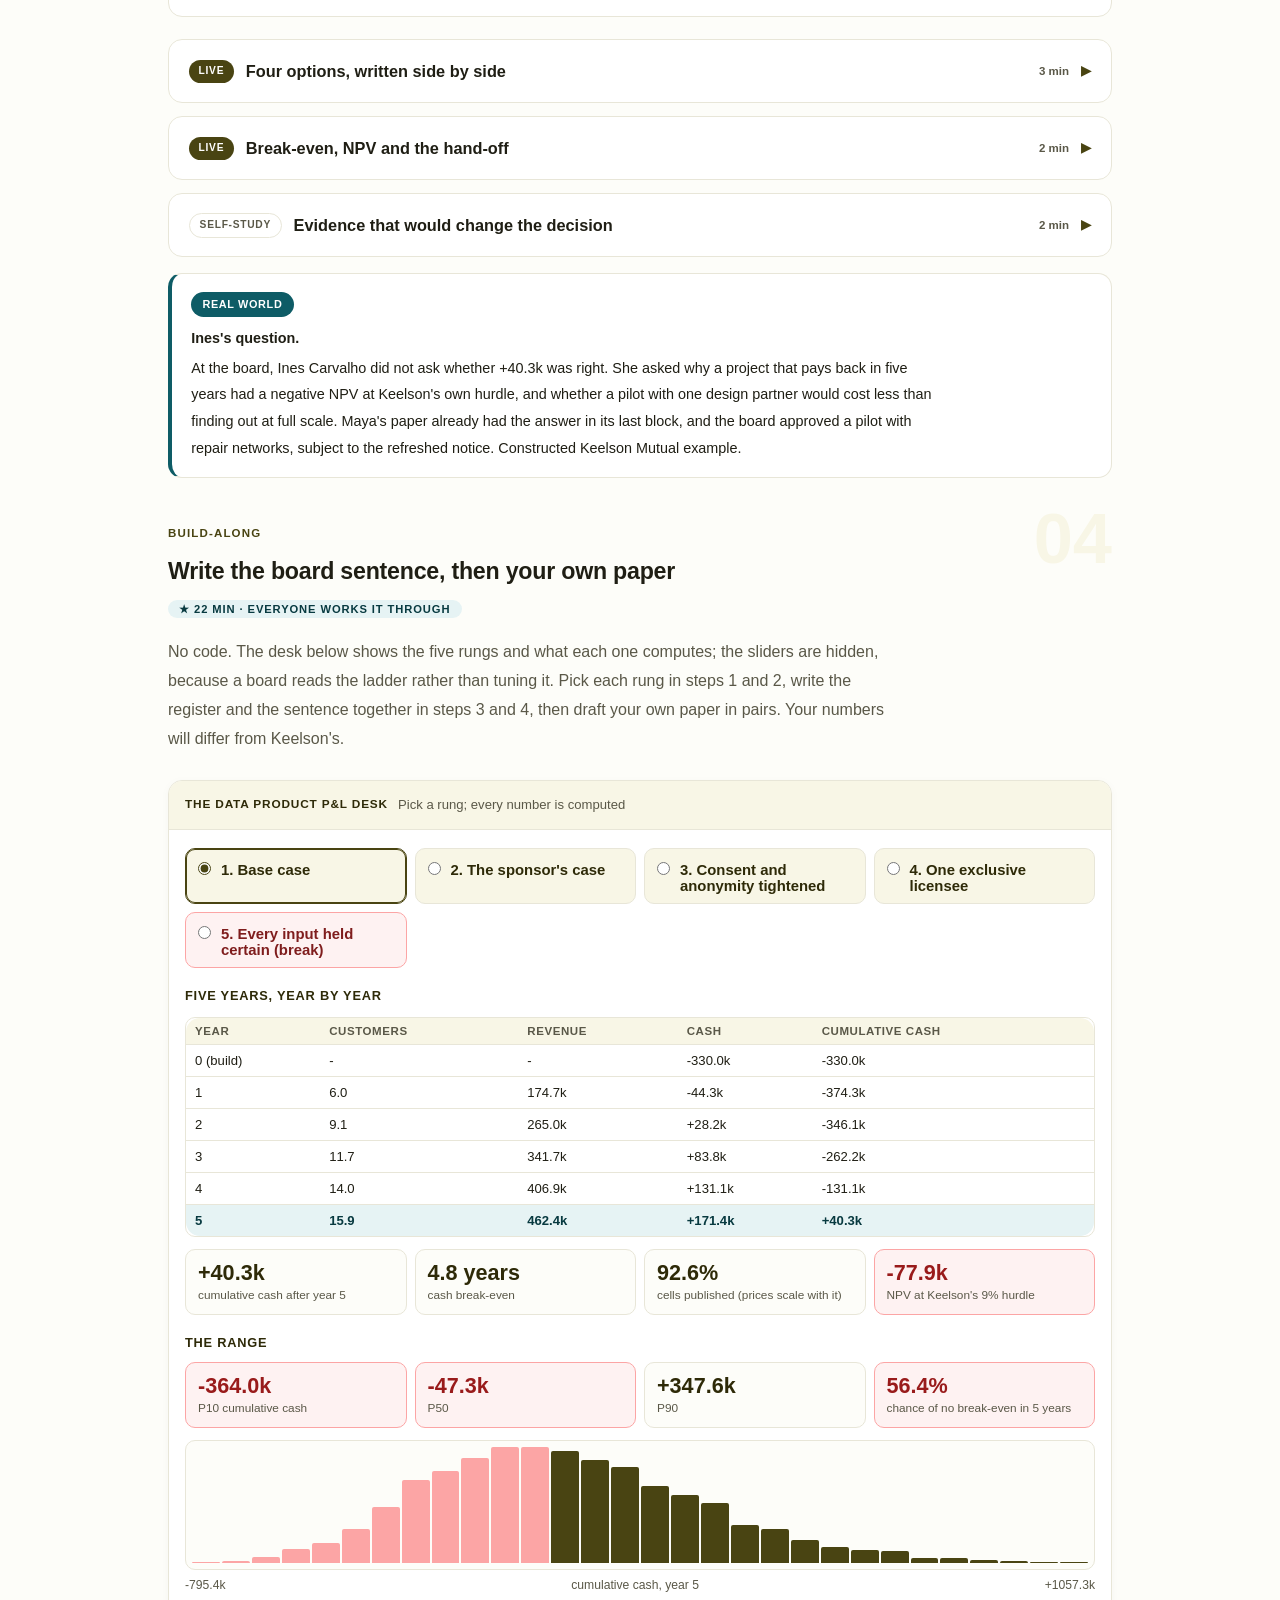
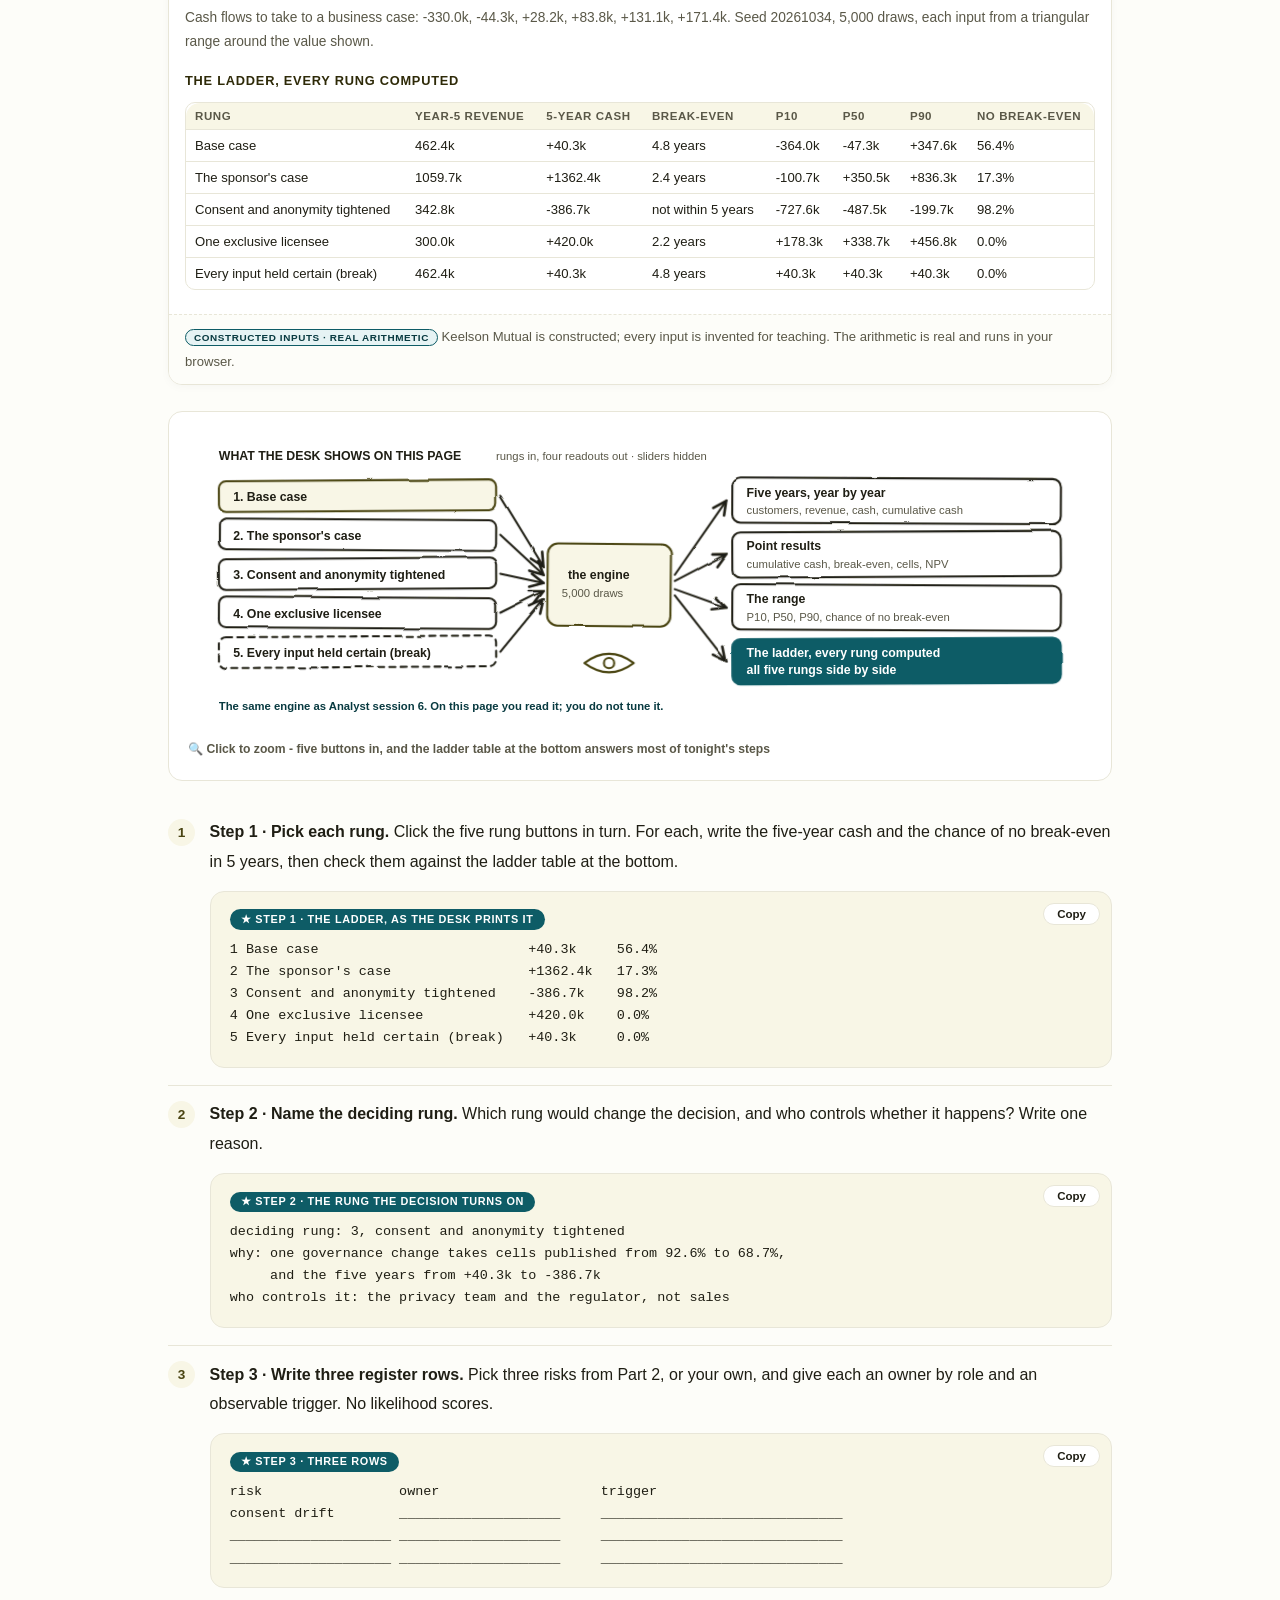
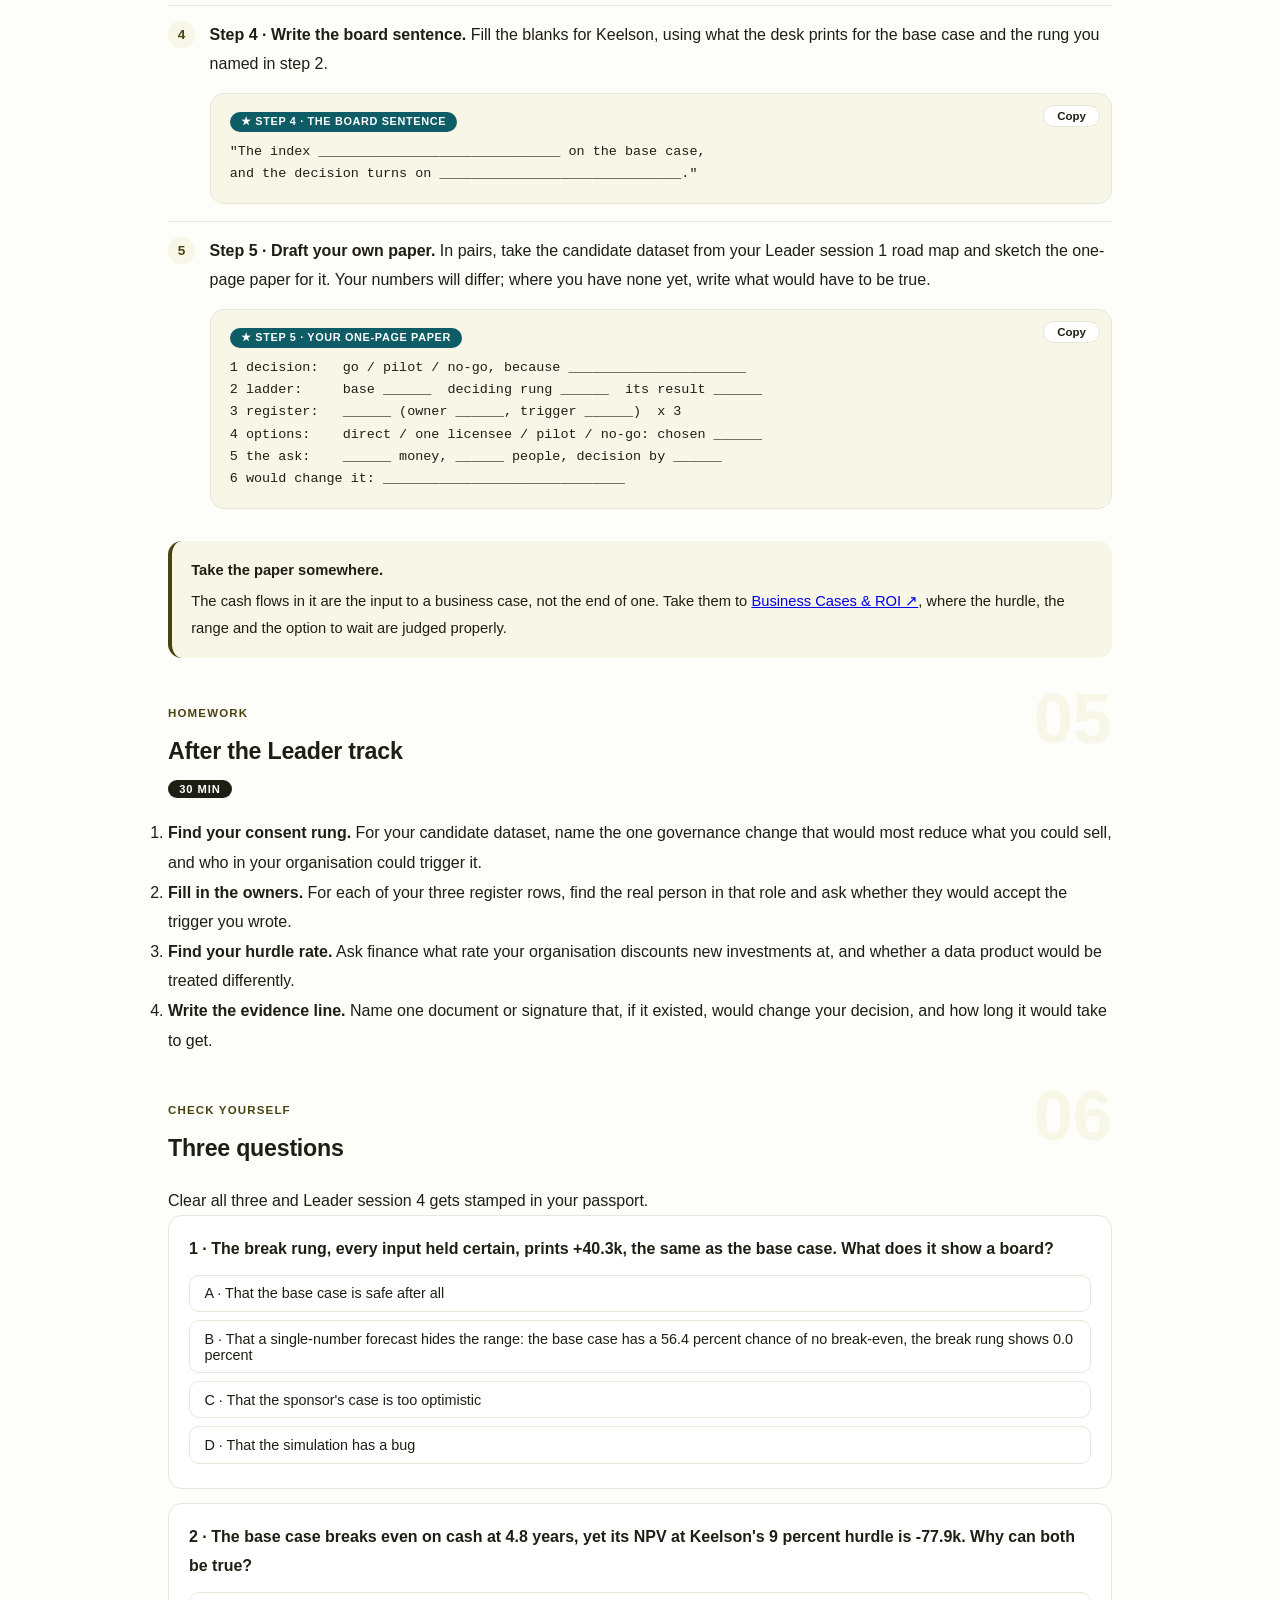
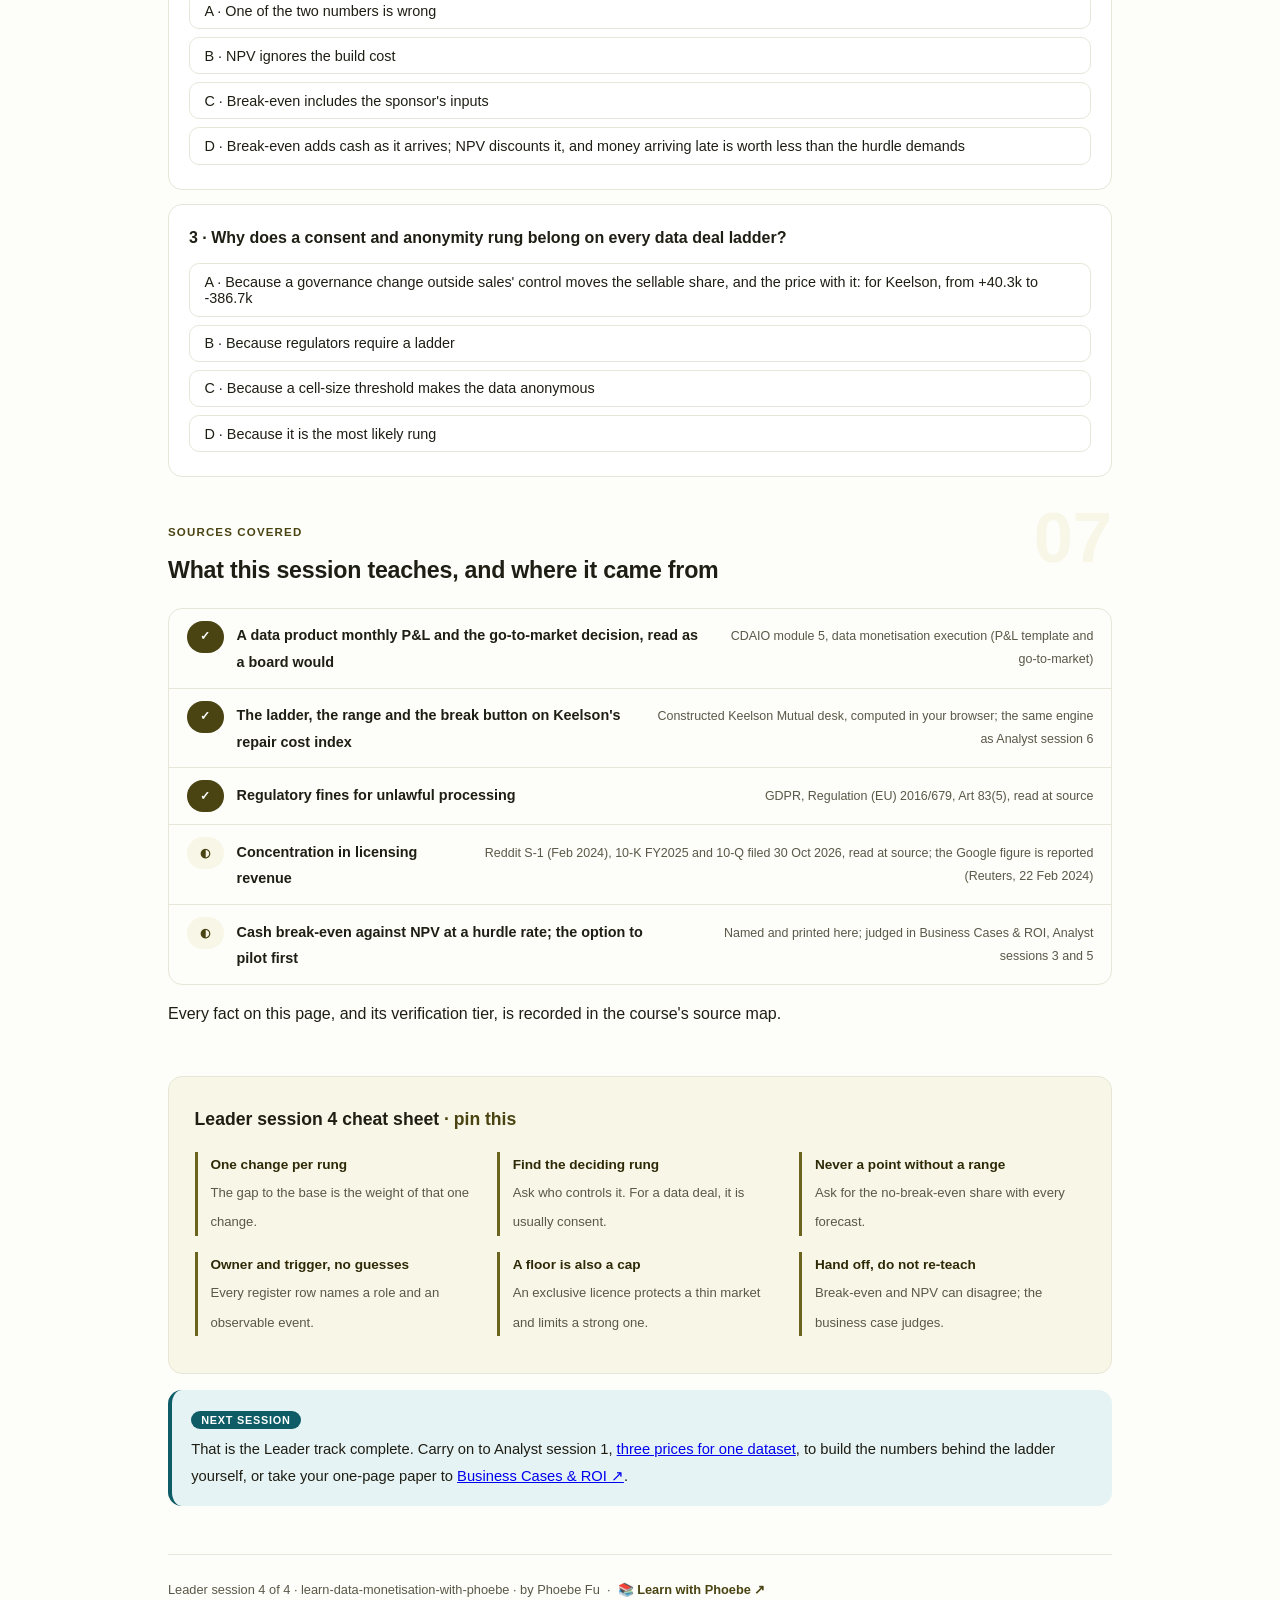
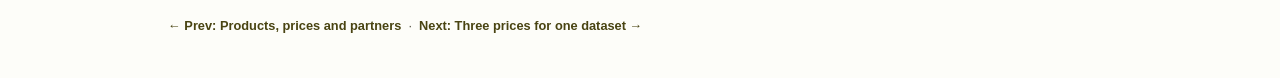
<file: courses/b4-the-board-call.html>
<!DOCTYPE html>
<html lang="en">
<head>
<meta charset="UTF-8">
<meta name="viewport" content="width=device-width, initial-scale=1.0">
<!-- social:start -->
<meta name="description" content="Leader session 4 of 4. The board call: reading a five-rung ladder the way a board would, the risk register a data deal needs, and the one-page go or no-go paper that hands the cash flows to a business case. Keelson Mutual's repair cost index, constructed, computed in your browser.">
<meta property="og:type" content="article">
<meta property="og:site_name" content="Learn with Phoebe">
<meta property="og:title" content="The board call - learn data monetisation with phoebe">
<meta property="og:description" content="Leader session 4 of 4. Read the ladder, write the register, and put a go or no-go paper in front of the board.">
<meta property="og:url" content="https://phoebefu6.github.io/learn-data-monetisation-with-phoebe/courses/b4-the-board-call.html">
<meta property="og:image" content="https://phoebefu6.github.io/learn-data-monetisation-with-phoebe/assets/og-cover.png">
<meta property="og:image:width" content="1200">
<meta property="og:image:height" content="630">
<meta name="twitter:card" content="summary_large_image">
<meta name="twitter:title" content="The board call - learn data monetisation with phoebe">
<meta name="twitter:description" content="Leader session 4 of 4. Which rung the decision turns on, and the one-page paper that says so.">
<meta name="twitter:image" content="https://phoebefu6.github.io/learn-data-monetisation-with-phoebe/assets/og-cover.png">
<!-- social:end -->
<title>Leader session 4 · The board call - learn data monetisation with phoebe</title>
<link rel="stylesheet" href="../assets/style.css?v=1">
</head>
<body>

<div class="toolbar">
  <div class="wrap">
    <span class="crumb"><a href="../index.html">learn-data-monetisation-with-phoebe</a> / Leader session 4 of 4</span>
    <button class="btn" id="toggle-all" type="button">Expand all</button>
    <button class="btn primary" id="zoom-toggle" type="button">Projector zoom: off</button>
  </div>
</div>

<header class="masthead">
  <div class="wrap">
    <div class="eyebrow">Learn Data Monetisation with Phoebe · Leader session 4 of 4</div>
    <h1>The <span class="accent">board call</span></h1>
    <p class="sub">Three sessions answered three questions: which road, is it ours to sell, and how would we package, price and partner it. A board asks a fourth: should we do it, and what would make us wrong? Tonight: how to read a five-rung ladder the way a board does, the risk register a data deal needs, and the one-page paper that ends in go, pilot or no-go and hands the cash flows to the people who judge investments. Keelson Mutual is constructed; every number is computed in your browser.</p>
    <div class="chip-row">
      <span class="chip level">🟠 Leader</span>
      <span class="chip audience">Data and AI leaders deciding whether data leaves the building for money</span>
      <span class="chip audience">No code</span>
      <span class="chip time">45 min</span>
    </div>
    <div class="agenda">
      <span class="a1" style="flex:1">0-3 · Welcome</span>
      <span class="a2" style="flex:4">3-18 · The ladder, the register, the paper</span>
      <span class="a3" style="flex:5">18-40 · Build-along: write the board sentence</span>
      <span class="a4" style="flex:1">40-45 · Q&amp;A</span>
    </div>
  </div>
</header>

<main class="wrap">

  <section class="section" id="intro">
    <div class="section-kicker">
      <span class="klabel">Part 0</span>
      <h2>Where we start</h2>
    </div>
    <p class="lede">The repair cost index now has a road (sell, built on the motor claims history), a sellable share (72.4 percent of records), a price (32.0k a year for the API) and three ways to sell it. The Analyst track put all of it into one engine, the P&amp;L desk, which runs five years and climbs a ladder of five rungs that each change one thing. Tonight Maya Okafor takes that ladder to Keelson's board. Ines Carvalho, the CFO, will ask whether it clears the hurdle. Tom Reyes, the COO, will ask who it helps compete against Keelson. The board will ask the question underneath both: what is this decision really about? Every Keelson person and number is invented.</p>

    <div class="legend">
      <span class="pill">🎫 Clear all three quiz questions to stamp your passport</span>
      <span class="pill">Live = presented in the 45 minutes</span>
      <span class="pill">Self-study = the full depth, after class</span>
      <span class="pill">★ Build-along = everyone works it through</span>
    </div>

    <div class="callout win">
      <p><strong>★ What you walk out with tonight.</strong> A one-page go or no-go paper for your own candidate dataset: one decision sentence, the rung it turns on, three risks with an owner and a trigger, the options you weighed, the ask, and the evidence that would change your mind. It is ready to take to a business case review.</p>
    </div>
  </section>

  <section class="section" id="part-1">
    <div class="section-kicker">
      <span class="klabel">Part 1 · covers reading the ladder</span>
      <h2>Five rungs, read as a board would</h2>
      <span class="tag concept">5 min live</span>
    </div>
    <p class="lede">A single forecast invites a single argument: is the number right? A ladder invites the argument a board should have: which change matters most? Each rung starts from the base case and changes one thing, so the gap between a rung and the base is the weight of that one thing. A board does not need to check the arithmetic. It needs to find the rung the decision turns on, and then ask who controls it.</p>

    <figure class="zoomable">
      <svg viewBox="0 0 880 340" xmlns="http://www.w3.org/2000/svg" role="img" aria-label="Five hand-drawn bars around a zero line, one per rung, showing five-year cumulative cash and the share of draws that never break even. Base case plus 40.3 thousand, break-even 4.8 years, 56.4 percent never break even. The sponsor's case plus 1,362.4 thousand, 17.3 percent. Consent and anonymity tightened minus 386.7 thousand, cells published 68.7 percent, 98.2 percent never break even, drawn in red. One exclusive licensee plus 420.0 thousand, break-even 2.2 years, 0.0 percent. Every input held certain plus 40.3 thousand with no range, 0.0 percent. The base case bar is teal.">
        <defs>
          <filter id="b4aSk" x="-3%" y="-3%" width="106%" height="106%"><feTurbulence type="fractalNoise" baseFrequency="0.02" numOctaves="2" seed="71" result="n"/><feDisplacementMap in="SourceGraphic" in2="n" scale="2.4" xChannelSelector="R" yChannelSelector="G"/></filter>
          <pattern id="b4aHc" patternUnits="userSpaceOnUse" width="7" height="7" patternTransform="rotate(-38)"><line x1="0" y1="0" x2="0" y2="7" stroke="#494412" stroke-width="1" opacity=".5"/></pattern>
          <marker id="b4aAr" viewBox="0 0 10 10" refX="9" refY="5" markerWidth="8" markerHeight="8" orient="auto"><path d="M1 1 L9 5 L1 9" fill="none" stroke="#1F1E14" stroke-width="1.6" stroke-linecap="round"/></marker>
        </defs>
        <style>
          .b4aH { font: 800 12px Inter, sans-serif; fill: #1F1E14; }
          .b4aL { font: 600 12px Inter, sans-serif; fill: #1F1E14; }
          .b4aS { font: 400 11px Inter, sans-serif; fill: #5A5848; }
          .b4aV { font: 800 16px Inter, sans-serif; fill: #2E2A08; }
          .b4aR { font: 800 16px Inter, sans-serif; fill: #991B1B; }
          .b4aA { font: 700 11px Inter, sans-serif; fill: #2E2A08; }
          .b4aB { font: 800 11px Inter, sans-serif; fill: #083A40; }
          .b4aN { font: 400 12px Inter, sans-serif; fill: #5A5848; }
        </style>

        <text class="b4aH" x="30" y="28">FIVE RUNGS, ONE CHANGE EACH</text>
        <text class="b4aS" x="260" y="28">five-year cumulative cash · Keelson desk, constructed</text>
        <text class="b4aA" x="690" y="50">5-year cash</text>
        <text class="b4aA" x="790" y="50">no break-even</text>
        <text class="b4aA" x="432" y="50">0</text>

        <g filter="url(#b4aSk)" fill="none" stroke="#1F1E14" stroke-width="2" stroke-linecap="round" stroke-linejoin="round">
          <path d="M440 58 L440 274" stroke="#5A5848"/>
          <rect x="440" y="60" width="7" height="28" rx="3" fill="#0E5C66" stroke="#0E5C66"/>
          <rect x="440" y="104" width="240" height="28" rx="4" transform="rotate(-0.3 560 118)" fill="url(#b4aHc)"/>
          <rect x="372" y="148" width="68" height="28" rx="4" transform="rotate(0.4 406 162)" fill="#FEF2F2" stroke="#991B1B"/>
          <rect x="440" y="192" width="74" height="28" rx="4" transform="rotate(-0.4 477 206)" fill="#F8F6E6" stroke="#494412"/>
          <rect x="440" y="236" width="7" height="28" rx="3" fill="#FFFFFF" stroke-dasharray="4 3"/>
          <!-- doodle: a gavel -->
          <rect x="732" y="286" width="34" height="14" rx="3" transform="rotate(-18 749 293)" stroke="#494412"/>
          <path d="M754 298 L780 320 M720 322 L760 322" stroke="#494412"/>
        </g>

        <text class="b4aL" x="44" y="72">1 · Base case</text>
        <text class="b4aS" x="44" y="87">break-even 4.8 years · NPV -77.9k</text>
        <text class="b4aL" x="44" y="116">2 · The sponsor's case</text>
        <text class="b4aS" x="44" y="131">break-even 2.4 years · price 40, 7 new, 8% lost</text>
        <text class="b4aL" x="44" y="160">3 · Consent and anonymity tightened</text>
        <text class="b4aS" x="44" y="175">not within 5 years · cells 68.7%</text>
        <text class="b4aL" x="44" y="204">4 · One exclusive licensee</text>
        <text class="b4aS" x="44" y="219">break-even 2.2 years · a 300.0k floor</text>
        <text class="b4aL" x="44" y="248">5 · Every input held certain</text>
        <text class="b4aS" x="44" y="263">same cash as the base, no range</text>

        <text class="b4aV" x="690" y="79">+40.3k</text>
        <text class="b4aV" x="690" y="123">+1362.4k</text>
        <text class="b4aR" x="690" y="167">-386.7k</text>
        <text class="b4aV" x="690" y="211">+420.0k</text>
        <text class="b4aV" x="690" y="255">+40.3k</text>

        <text class="b4aL" x="790" y="79">56.4%</text>
        <text class="b4aL" x="790" y="123">17.3%</text>
        <text class="b4aL" x="790" y="167">98.2%</text>
        <text class="b4aL" x="790" y="211">0.0%</text>
        <text class="b4aL" x="790" y="255">0.0%</text>

        <text class="b4aB" x="30" y="298">Rungs 2 and 4 are about the market. Rung 3 is about consent, and it is the only rung below zero.</text>
        <text class="b4aN" x="30" y="324">Rungs 1 and 5 print the same cash; only the share that never breaks even tells them apart.</text>
      </svg>
      <figcaption>🔍 Click to zoom - the decision turns on the one rung a privacy review, not a salesperson, controls</figcaption>
    </figure>

    <details class="card" open>
      <summary><span class="mode live">Live</span>What each rung tells a board<span class="mini">3 min</span><span class="caret">▶</span></summary>
      <div class="body">
        <p><strong>1 · Base case.</strong> +40.3k of cash over five years, break-even at 4.8 years, and 56.4 percent of the 5,000 draws never break even within five years. A thin yes on the point number and a coin toss on the range.</p>
        <p><strong>2 · The sponsor's case.</strong> Price 40, seven new customers a year, 8 percent lost: +1362.4k. It is the version an enthusiastic sponsor brings, packaged so the board can see how much of the case rests on optimism nobody has tested.</p>
        <p><strong>3 · Consent and anonymity tightened.</strong> One governance change: the privacy notice gap rises to 20 percent of records and the smallest publishable cell rises to 25. Cells published fall from 92.6 to 68.7 percent, and the five years end at -386.7k, with 98.2 percent of draws never breaking even. Nobody in sales can move this rung back.</p>
        <p><strong>4 · One exclusive licensee.</strong> +420.0k, break-even at 2.2 years, 0.0 percent of draws without break-even. The guarantee is a floor; Part 3 shows what it costs in a strong market.</p>
        <p><strong>5 · Every input held certain.</strong> The break button. The same +40.3k as the base, with every draw identical, so the range collapses to one point. It shows what a single-number P&amp;L quietly assumes.</p>
      </div>
    </details>

    <details class="card">
      <summary><span class="mode live">Live</span>Which rung the decision turns on<span class="mini">2 min</span><span class="caret">▶</span></summary>
      <div class="body">
        <p>Ask of each rung: if this happened, would we decide differently, and who controls whether it happens? The sponsor's case would make the decision easy, but it is a hope, not a risk. The exclusive licensee is an option Keelson can choose. The tightened rung is neither: it is a state of the world Keelson can be moved to by a regulator, a privacy review or a complaint, and it turns a thin yes into a clear loss. That makes the consent rung the one the decision turns on.</p>
        <p>The mechanism is worth saying out loud in the board room. The price of an index scales with how much of the grid it covers: at 68.7 percent of cells against 92.6 percent, the index is worth 74.1 percent of the base, so a 32.0k price behaves like 23.7k. Consent is not a compliance footnote to this P&amp;L; it is an input to the price.</p>
      </div>
    </details>

    <details class="card">
      <summary><span class="mode self">Self-study</span>Why the range matters more than the point<span class="mini">2 min</span><span class="caret">▶</span></summary>
      <div class="body">
        <p>The base case and the break rung print the same five-year cash, +40.3k. A board shown only that number would treat them as the same proposal. They are not: the base case has a P10 of -364.0k and a P90 of +347.6k, and the break rung has neither. The way the desk draws the range, and how Business Cases reads a range against the option to wait, is in <a href="https://phoebefu6.github.io/learn-business-cases-roi-with-phoebe/courses/a5-the-range-and-the-option-to-wait.html">Business Cases, Analyst session 5 ↗</a>. The board-level habit is simpler: never accept a forecast without its no-break-even share.</p>
      </div>
    </details>

    <div class="callout example">
      <span class="ex-pill">Real world</span>
      <p><strong>The rung nobody asked for.</strong> Sefa Adjei's first draft of the board pack showed the base case and the sponsor's case. Then Keelson's privacy team questioned whether the 2019 privacy notice covered selling an index built from claims at all. Maya asked the Analyst team to add a rung for a tightened notice and a stricter cell threshold before the pack went out. That rung became the first slide. Constructed Keelson Mutual example.</p>
    </div>
  </section>

  <section class="section" id="part-2">
    <div class="section-kicker">
      <span class="klabel">Part 2 · covers the risk register a data deal needs</span>
      <h2>Every risk gets an owner and a trigger</h2>
      <span class="tag concept">5 min live</span>
    </div>
    <p class="lede">A ladder says what happens if a risk lands. A register says who is watching for it and what they are watching. Each row needs three things: a name a board member would recognise, one owner by role, and a trigger, the observable event that means the risk has started to happen. Likelihood scores are the part most registers invent; leave them out unless you have a basis, and place risks against the ladder instead.</p>

    <figure class="zoomable">
      <svg viewBox="0 0 880 360" xmlns="http://www.w3.org/2000/svg" role="img" aria-label="A hand-drawn risk register as six cards in two rows, each with an owner and a trigger. Consent drift, owned by the chief data officer, triggered by a notice change or rising complaints, moves Keelson to rung 3; it is filled in teal. Re-identification, owned by the data protection officer, triggered by a cell under k or a buyer combining data. Regulatory, owned by general counsel, with GDPR Article 83(5) fines up to 20 million euros or 4 percent of worldwide turnover, whichever is higher. Competitive, owned by the COO: at 32.0 thousand, 8 of the 18 buyers are smaller insurers. Concentration, owned by the CFO, when one licensee becomes most of the revenue. Partner dependency, owned by the head of partnerships, when a partner runs refresh, support or the contract. A constructed example with no likelihood numbers.">
        <defs>
          <filter id="b4bSk" x="-3%" y="-3%" width="106%" height="106%"><feTurbulence type="fractalNoise" baseFrequency="0.02" numOctaves="2" seed="79" result="n"/><feDisplacementMap in="SourceGraphic" in2="n" scale="2.4" xChannelSelector="R" yChannelSelector="G"/></filter>
          <pattern id="b4bHc" patternUnits="userSpaceOnUse" width="7" height="7" patternTransform="rotate(-38)"><line x1="0" y1="0" x2="0" y2="7" stroke="#494412" stroke-width="1" opacity=".5"/></pattern>
          <marker id="b4bAr" viewBox="0 0 10 10" refX="9" refY="5" markerWidth="8" markerHeight="8" orient="auto"><path d="M1 1 L9 5 L1 9" fill="none" stroke="#1F1E14" stroke-width="1.6" stroke-linecap="round"/></marker>
        </defs>
        <style>
          .b4bH { font: 800 12px Inter, sans-serif; fill: #1F1E14; }
          .b4bL { font: 600 12px Inter, sans-serif; fill: #1F1E14; }
          .b4bS { font: 400 11px Inter, sans-serif; fill: #5A5848; }
          .b4bW { font: 800 12px Inter, sans-serif; fill: #FFFFFF; }
          .b4bA { font: 700 11px Inter, sans-serif; fill: #2E2A08; }
          .b4bN { font: 400 12px Inter, sans-serif; fill: #5A5848; }
        </style>

        <text class="b4bH" x="30" y="28">A RISK REGISTER FOR THE REPAIR COST INDEX</text>
        <text class="b4bS" x="380" y="28">constructed example · placed by owner and trigger, no likelihood scores</text>

        <g filter="url(#b4bSk)" fill="none" stroke="#1F1E14" stroke-width="2" stroke-linecap="round" stroke-linejoin="round">
          <rect x="30" y="50" width="262" height="124" rx="10" transform="rotate(-0.6 161 112)" fill="#0E5C66" stroke="#0E5C66"/>
          <rect x="309" y="50" width="262" height="124" rx="10" transform="rotate(0.5 440 112)" fill="#FFFFFF"/>
          <rect x="588" y="50" width="262" height="124" rx="10" transform="rotate(-0.4 719 112)" fill="#FFFFFF"/>
          <rect x="30" y="190" width="262" height="124" rx="10" transform="rotate(0.4 161 252)" fill="#F8F6E6" stroke="#494412"/>
          <rect x="309" y="190" width="262" height="124" rx="10" transform="rotate(-0.5 440 252)" fill="#F8F6E6" stroke="#494412"/>
          <rect x="588" y="190" width="262" height="124" rx="10" transform="rotate(0.6 719 252)" fill="#FFFFFF"/>
          <!-- doodle: a pushpin on the deciding card -->
          <circle cx="270" cy="44" r="7" stroke="#494412" fill="#FFFFFF"/>
          <path d="M270 51 L270 62" stroke="#494412"/>
        </g>

        <text class="b4bW" x="44" y="74">CONSENT DRIFT</text>
        <text class="b4bW" x="44" y="96">owner: Maya Okafor, CDO</text>
        <text class="b4bW" x="44" y="118">trigger: a notice change, or</text>
        <text class="b4bW" x="44" y="134">complaints about reuse rise</text>
        <text class="b4bW" x="44" y="158">if it fires: you are on rung 3</text>

        <text class="b4bH" x="323" y="74">RE-IDENTIFICATION</text>
        <text class="b4bL" x="323" y="96">owner: data protection officer</text>
        <text class="b4bS" x="323" y="118">trigger: a cell under k, or a buyer</text>
        <text class="b4bS" x="323" y="134">joining the index to its own data</text>
        <text class="b4bA" x="323" y="158">k is one control, not anonymity</text>

        <text class="b4bH" x="602" y="74">REGULATORY</text>
        <text class="b4bL" x="602" y="96">owner: general counsel</text>
        <text class="b4bS" x="602" y="118">GDPR Art 83(5): up to 20m EUR or</text>
        <text class="b4bS" x="602" y="134">4% of worldwide turnover, if higher</text>
        <text class="b4bA" x="602" y="158">trigger: a regulator's letter</text>

        <text class="b4bH" x="44" y="214">COMPETITIVE</text>
        <text class="b4bL" x="44" y="236">owner: Tom Reyes, COO</text>
        <text class="b4bS" x="44" y="258">at 32.0k, 8 of the 18 buyers are</text>
        <text class="b4bS" x="44" y="274">smaller insurers pricing against us</text>
        <text class="b4bA" x="44" y="298">trigger: a rival's quote moves</text>

        <text class="b4bH" x="323" y="214">CONCENTRATION</text>
        <text class="b4bL" x="323" y="236">owner: Ines Carvalho, CFO</text>
        <text class="b4bS" x="323" y="258">trigger: one licensee becomes</text>
        <text class="b4bS" x="323" y="274">most of the revenue line</text>
        <text class="b4bA" x="323" y="298">watch the renewal date</text>

        <text class="b4bH" x="602" y="214">PARTNER DEPENDENCY</text>
        <text class="b4bL" x="602" y="236">owner: Sefa Adjei, partnerships</text>
        <text class="b4bS" x="602" y="258">trigger: the partner runs refresh,</text>
        <text class="b4bS" x="602" y="274">support or the customer contract</text>
        <text class="b4bA" x="602" y="298">write exit terms before signing</text>

        <text class="b4bN" x="30" y="342">Six rows, six owners, six triggers. A likelihood score here would be invented, so none is given.</text>
      </svg>
      <figcaption>🔍 Click to zoom - consent drift is the one row tied to the rung the decision turns on</figcaption>
    </figure>

    <details class="card">
      <summary><span class="mode live">Live</span>Six rows a data deal needs<span class="mini">3 min</span><span class="caret">▶</span></summary>
      <div class="body">
        <p><strong>Consent drift.</strong> The notice the data was collected under changes, or complaints about reuse rise, and the sellable share falls. Owner: the chief data officer. Trigger: a notice revision or a complaints count crossing an agreed line. If it fires, Keelson is on rung 3. The operational side of notices and consent is taught in <a href="https://phoebefu6.github.io/learn-pdpa-dnc-with-phoebe/">PDPA &amp; DNC ↗</a>.</p>
        <p><strong>Re-identification.</strong> A small cell slips through, or a buyer joins the index to data it already holds. Owner: the data protection officer. The cell-size threshold is one control; it does not make the data anonymous on its own, so the register also needs contract terms on what buyers may combine. The maths of anonymisation belongs to <a href="https://phoebefu6.github.io/learn-privacy-engineering-with-phoebe/">Privacy Engineering ↗</a>.</p>
        <p><strong>Regulatory.</strong> Under GDPR Art 83(5), infringements of the lawful-basis and consent articles can draw fines of up to 20m EUR or 4 percent of total worldwide annual turnover, whichever is higher. Singapore's PDPA has its own regime; see <a href="https://phoebefu6.github.io/learn-pdpa-dnc-with-phoebe/">PDPA &amp; DNC ↗</a>. Owner: general counsel.</p>
        <p><strong>Competitive.</strong> At the best single price, 32.0k, the biggest buyer group is smaller insurers: 8 of the 18 buyers. Selling them a regional repair cost index helps them price against Keelson. Owner: the COO.</p>
        <p><strong>Concentration.</strong> One licensee, or two, becomes most of the revenue line, and the renewal date becomes a cliff. Owner: the CFO.</p>
        <p><strong>Partner dependency.</strong> A partner runs refresh, support or the customer contract, and Keelson cannot easily take it back. Owner: the head of partnerships.</p>
      </div>
    </details>

    <details class="card">
      <summary><span class="mode self">Self-study</span>Why no likelihood numbers<span class="mini">2 min</span><span class="caret">▶</span></summary>
      <div class="body">
        <p>A register that scores consent drift "likely" or "3 out of 5" looks rigorous and is usually a guess with a decimal point. Unless the organisation has a history of the event to count, a likelihood score invites the board to argue about the number instead of the trigger. The ladder already gives the size of each risk in cash; the register adds who watches for it and what they watch. Where a risk has no rung yet, re-identification for instance, say so and ask for one.</p>
        <p>Two risks on the register are also choices. Concentration is what you accept when you take the exclusive licensee; competitive exposure is what you accept when you sell to smaller insurers. Write the choice down next to the risk, so the board sees that someone decided it.</p>
      </div>
    </details>

    <div class="callout example">
      <span class="ex-pill">Real world</span>
      <p><strong>Concentration, in a filing.</strong> Reddit's S-1 (February 2024) reported data licensing contracts entered in January 2024 with an aggregate contract value of $203.0 million over two to three years, naming no counterparty; a Google deal was reportedly worth about $60 million a year. Its 10-K for 2025 says substantially all of that licensing value comes from two partners, and its 10-Q filed 30 October 2026 says those agreements are "approaching the end of their respective current terms". Two partners, one renewal window: that is the concentration row, written by the company itself.</p>
    </div>
  </section>

  <section class="section" id="part-3">
    <div class="section-kicker">
      <span class="klabel">Part 3 · covers the go or no-go paper and the hand-off</span>
      <h2>One page, one decision, one hand-off</h2>
      <span class="tag concept">5 min live</span>
    </div>
    <p class="lede">The base case breaks even on cash at 4.8 years. At Keelson's 9 percent hurdle its NPV is -77.9k. Both are true; they answer different questions. Break-even asks when the money comes back; NPV asks whether it comes back fast enough to beat the next-best use of the capital. Judging that is the job of a business case, so the paper hands the cash flows over rather than re-arguing them.</p>

    <figure class="zoomable">
      <svg viewBox="0 0 880 440" xmlns="http://www.w3.org/2000/svg" role="img" aria-label="A hand-drawn one-page paper with six blocks from top to bottom: the decision sentence, filled in teal; the ladder of five rungs; the risk register; the options of direct, exclusive licensee, pilot or no-go; the ask; and the evidence that would change the decision. Notes on the right give Keelson's values: base plus 40.3 thousand at 4.8 years, consent drift tied to rung 3, the exclusive licence at plus 953.4 thousand against plus 1,362.4 thousand direct in a strong market, a build of 330.0 thousand, and a refreshed notice or a signed design partner as the evidence.">
        <defs>
          <filter id="b4cSk" x="-3%" y="-3%" width="106%" height="106%"><feTurbulence type="fractalNoise" baseFrequency="0.02" numOctaves="2" seed="83" result="n"/><feDisplacementMap in="SourceGraphic" in2="n" scale="2.4" xChannelSelector="R" yChannelSelector="G"/></filter>
          <pattern id="b4cHc" patternUnits="userSpaceOnUse" width="7" height="7" patternTransform="rotate(-38)"><line x1="0" y1="0" x2="0" y2="7" stroke="#494412" stroke-width="1" opacity=".5"/></pattern>
          <marker id="b4cAr" viewBox="0 0 10 10" refX="9" refY="5" markerWidth="8" markerHeight="8" orient="auto"><path d="M1 1 L9 5 L1 9" fill="none" stroke="#1F1E14" stroke-width="1.6" stroke-linecap="round"/></marker>
        </defs>
        <style>
          .b4cH { font: 800 12px Inter, sans-serif; fill: #1F1E14; }
          .b4cL { font: 600 12px Inter, sans-serif; fill: #1F1E14; }
          .b4cS { font: 400 11px Inter, sans-serif; fill: #5A5848; }
          .b4cW { font: 800 12px Inter, sans-serif; fill: #FFFFFF; }
          .b4cA { font: 700 11px Inter, sans-serif; fill: #2E2A08; }
          .b4cB { font: 800 11px Inter, sans-serif; fill: #083A40; }
          .b4cN { font: 400 12px Inter, sans-serif; fill: #5A5848; }
        </style>

        <text class="b4cH" x="30" y="28">THE ONE-PAGE PAPER, TOP TO BOTTOM</text>
        <text class="b4cS" x="320" y="28">what the board reads, with Keelson's entries on the right</text>

        <g filter="url(#b4cSk)" fill="none" stroke="#1F1E14" stroke-width="2" stroke-linecap="round" stroke-linejoin="round">
          <rect x="180" y="44" width="420" height="360" rx="8" transform="rotate(0.3 390 224)" fill="#FFFFFF"/>
          <rect x="200" y="60" width="380" height="46" rx="8" transform="rotate(-0.4 390 83)" fill="#0E5C66" stroke="#0E5C66"/>
          <rect x="200" y="120" width="380" height="52" rx="8" transform="rotate(0.3 390 146)" fill="#F8F6E6" stroke="#494412"/>
          <rect x="200" y="184" width="380" height="52" rx="8" transform="rotate(-0.3 390 210)" fill="#FFFFFF"/>
          <rect x="200" y="248" width="380" height="52" rx="8" transform="rotate(0.3 390 274)" fill="#F8F6E6" stroke="#494412"/>
          <rect x="200" y="312" width="380" height="36" rx="8" transform="rotate(-0.3 390 330)" fill="#FFFFFF"/>
          <rect x="200" y="356" width="380" height="36" rx="8" transform="rotate(0.3 390 374)" fill="#FFFFFF"/>
          <!-- doodle: a pen beside the page -->
          <path d="M70 250 L140 180 L150 190 L80 260 Z M70 250 L64 266 L80 260" stroke="#494412"/>
        </g>

        <text class="b4cW" x="216" y="81">1 · The decision sentence</text>
        <text class="b4cW" x="216" y="98">go, pilot or no-go, in one line</text>
        <text class="b4cL" x="216" y="142">2 · The ladder, five rungs</text>
        <text class="b4cS" x="216" y="160">5-year cash, break-even, no-break-even share</text>
        <text class="b4cL" x="216" y="206">3 · The register</text>
        <text class="b4cS" x="216" y="224">each risk with an owner and a trigger</text>
        <text class="b4cL" x="216" y="270">4 · The options</text>
        <text class="b4cS" x="216" y="288">direct, one exclusive licensee, pilot, or no-go</text>
        <text class="b4cL" x="216" y="335">5 · The ask: money, people, a date</text>
        <text class="b4cL" x="216" y="379">6 · What would change the decision</text>

        <text class="b4cB" x="620" y="88">first, so a reader can stop here</text>
        <text class="b4cS" x="620" y="150">base +40.3k, break-even 4.8 years</text>
        <text class="b4cS" x="620" y="214">consent drift, tied to rung 3</text>
        <text class="b4cS" x="620" y="270">strong market: exclusive +953.4k</text>
        <text class="b4cS" x="620" y="286">against direct +1362.4k</text>
        <text class="b4cS" x="620" y="335">build 330.0k, NPV -77.9k at 9%</text>
        <text class="b4cS" x="620" y="379">a refreshed notice; a design partner</text>

        <text class="b4cA" x="60" y="290">one page</text>

        <text class="b4cN" x="30" y="428">The paper hands the cash flows to a business case; it does not re-argue discounting.</text>
      </svg>
      <figcaption>🔍 Click to zoom - the decision sentence goes first, and everything below it is evidence for it</figcaption>
    </figure>

    <details class="card">
      <summary><span class="mode live">Live</span>Four options, written side by side<span class="mini">3 min</span><span class="caret">▶</span></summary>
      <div class="body">
        <p><strong>Go direct.</strong> The base case: +40.3k over five years, NPV -77.9k, and a 56.4 percent chance of no break-even within five years. Keelson keeps the upside and carries every risk on the register.</p>
        <p><strong>Go through one exclusive licensee.</strong> A floor: +420.0k and no draw without break-even. But the floor is also a cap. With the sponsor's inputs, selling direct ends year 5 at +1362.4k and the exclusive licence at +953.4k. The guarantee wins in a thin market and caps a strong one, and it puts the concentration row on the register.</p>
        <p><strong>Pilot one segment first.</strong> Sell to one buyer group, say repair networks or parts makers, which do not compete with Keelson, before committing the full build. The cost of a pilot is time; the value of waiting is a question Business Cases answers properly.</p>
        <p><strong>No-go, and keep the data on the improve road.</strong> The motor claims history still prices Keelson's own policies. A no-go is a result, not a failure, and the improve road is where most data returns come from. <a href="https://phoebefu6.github.io/learn-data-strategy-with-phoebe/">Data Strategy ↗</a> owns that road.</p>
      </div>
    </details>

    <details class="card">
      <summary><span class="mode live">Live</span>Break-even, NPV and the hand-off<span class="mini">2 min</span><span class="caret">▶</span></summary>
      <div class="body">
        <p>The desk prints the base case's cash flows: -330.0k, -44.3k, +28.2k, +83.8k, +131.1k, +171.4k. Added up, cumulative cash turns positive in year 5. Discounted at 9 percent, the same flows sum to -77.9k, because the money arrives late and late money is worth less. So the board sentence is not "it pays back", it is "it pays back in cash but not at our hurdle on the base case".</p>
        <p>What a funder does with that, whether a different rate applies, how to read IRR against payback, is taught in <a href="https://phoebefu6.github.io/learn-business-cases-roi-with-phoebe/courses/a3-npv-irr-and-payback.html">Business Cases, Analyst session 3 ↗</a>, and the value of piloting first in <a href="https://phoebefu6.github.io/learn-business-cases-roi-with-phoebe/courses/a5-the-range-and-the-option-to-wait.html">Analyst session 5 ↗</a>. The paper's job is to make the cash flows honest and the decision clear; the business case's job is to judge them.</p>
      </div>
    </details>

    <details class="card">
      <summary><span class="mode self">Self-study</span>Evidence that would change the decision<span class="mini">2 min</span><span class="caret">▶</span></summary>
      <div class="body">
        <p>A good paper names, in advance, what would make the board decide differently. For Keelson, two pieces of evidence would move the answer. A refreshed privacy notice, reviewed by the privacy team, that clearly covers aggregated reuse would take rung 3 off the table, or at least narrow it. A signed design partner, a repair network or parts maker willing to pay for the first year, would turn the base case's customer count from an assumption into an observation.</p>
        <p>Writing the evidence down first protects the board from moving the goalposts later, and protects the sponsor from an open-ended "come back when you are more certain".</p>
      </div>
    </details>

    <div class="callout example">
      <span class="ex-pill">Real world</span>
      <p><strong>Ines's question.</strong> At the board, Ines Carvalho did not ask whether +40.3k was right. She asked why a project that pays back in five years had a negative NPV at Keelson's own hurdle, and whether a pilot with one design partner would cost less than finding out at full scale. Maya's paper already had the answer in its last block, and the board approved a pilot with repair networks, subject to the refreshed notice. Constructed Keelson Mutual example.</p>
    </div>
  </section>

  <section class="section" id="demo-1">
    <div class="section-kicker">
      <span class="klabel">Build-along</span>
      <h2>Write the board sentence, then your own paper</h2>
      <span class="tag demo">★ 22 min · everyone works it through</span>
    </div>
    <p class="lede">No code. The desk below shows the five rungs and what each one computes; the sliders are hidden, because a board reads the ladder rather than tuning it. Pick each rung in steps 1 and 2, write the register and the sentence together in steps 3 and 4, then draft your own paper in pairs. Your numbers will differ from Keelson's.</p>

    <div class="dmx-widget" data-mode="desk" data-inputs="off"></div>

    <figure class="zoomable">
      <svg viewBox="0 0 880 290" xmlns="http://www.w3.org/2000/svg" role="img" aria-label="A hand-drawn map of the desk on this page. Five rung buttons, from base case to every input held certain, feed one engine that runs five years and 5,000 draws. The engine prints four readouts: five years year by year, the point results, the range, and the ladder with every rung computed. The ladder readout is filled in teal. The input sliders are hidden here.">
        <defs>
          <filter id="b4dSk" x="-3%" y="-3%" width="106%" height="106%"><feTurbulence type="fractalNoise" baseFrequency="0.02" numOctaves="2" seed="89" result="n"/><feDisplacementMap in="SourceGraphic" in2="n" scale="2.4" xChannelSelector="R" yChannelSelector="G"/></filter>
          <pattern id="b4dHc" patternUnits="userSpaceOnUse" width="7" height="7" patternTransform="rotate(-38)"><line x1="0" y1="0" x2="0" y2="7" stroke="#494412" stroke-width="1" opacity=".5"/></pattern>
          <marker id="b4dAr" viewBox="0 0 10 10" refX="9" refY="5" markerWidth="8" markerHeight="8" orient="auto"><path d="M1 1 L9 5 L1 9" fill="none" stroke="#1F1E14" stroke-width="1.6" stroke-linecap="round"/></marker>
        </defs>
        <style>
          .b4dH { font: 800 12px Inter, sans-serif; fill: #1F1E14; }
          .b4dL { font: 600 12px Inter, sans-serif; fill: #1F1E14; }
          .b4dS { font: 400 11px Inter, sans-serif; fill: #5A5848; }
          .b4dW { font: 800 12px Inter, sans-serif; fill: #FFFFFF; }
          .b4dB { font: 800 11px Inter, sans-serif; fill: #083A40; }
        </style>

        <text class="b4dH" x="30" y="28">WHAT THE DESK SHOWS ON THIS PAGE</text>
        <text class="b4dS" x="300" y="28">rungs in, four readouts out · sliders hidden</text>

        <g filter="url(#b4dSk)" fill="none" stroke="#1F1E14" stroke-width="2" stroke-linecap="round" stroke-linejoin="round">
          <rect x="30" y="48" width="270" height="30" rx="7" transform="rotate(-0.4 165 63)" fill="#F8F6E6" stroke="#494412"/>
          <rect x="30" y="86" width="270" height="30" rx="7" transform="rotate(0.4 165 101)" fill="#FFFFFF"/>
          <rect x="30" y="124" width="270" height="30" rx="7" transform="rotate(-0.4 165 139)" fill="#FFFFFF"/>
          <rect x="30" y="162" width="270" height="30" rx="7" transform="rotate(0.4 165 177)" fill="#FFFFFF"/>
          <rect x="30" y="200" width="270" height="30" rx="7" transform="rotate(-0.4 165 215)" fill="#FFFFFF" stroke-dasharray="6 5"/>
          <path d="M304 63 L346 132" marker-end="url(#b4dAr)"/>
          <path d="M304 101 L346 140" marker-end="url(#b4dAr)"/>
          <path d="M304 139 L346 148" marker-end="url(#b4dAr)"/>
          <path d="M304 177 L346 156" marker-end="url(#b4dAr)"/>
          <path d="M304 215 L346 164" marker-end="url(#b4dAr)"/>
          <rect x="350" y="110" width="120" height="80" rx="10" transform="rotate(0.6 410 150)" fill="#F8F6E6" stroke="#494412"/>
          <path d="M474 140 L524 68" marker-end="url(#b4dAr)"/>
          <path d="M474 146 L524 120" marker-end="url(#b4dAr)"/>
          <path d="M474 154 L524 172" marker-end="url(#b4dAr)"/>
          <path d="M474 160 L524 224" marker-end="url(#b4dAr)"/>
          <rect x="530" y="46" width="320" height="44" rx="8" transform="rotate(0.3 690 68)" fill="#FFFFFF"/>
          <rect x="530" y="98" width="320" height="44" rx="8" transform="rotate(-0.3 690 120)" fill="#FFFFFF"/>
          <rect x="530" y="150" width="320" height="44" rx="8" transform="rotate(0.3 690 172)" fill="#FFFFFF"/>
          <rect x="530" y="202" width="320" height="44" rx="8" transform="rotate(-0.3 690 224)" fill="#0E5C66" stroke="#0E5C66"/>
          <!-- doodle: an eye, for reading not tuning -->
          <path d="M386 226 Q410 208 434 226 Q410 244 386 226 Z" stroke="#494412"/>
          <circle cx="410" cy="226" r="5" stroke="#494412"/>
        </g>

        <text class="b4dL" x="44" y="68">1. Base case</text>
        <text class="b4dL" x="44" y="106">2. The sponsor's case</text>
        <text class="b4dL" x="44" y="144">3. Consent and anonymity tightened</text>
        <text class="b4dL" x="44" y="182">4. One exclusive licensee</text>
        <text class="b4dL" x="44" y="220">5. Every input held certain (break)</text>

        <text class="b4dH" x="370" y="144">the engine</text>
        <text class="b4dS" x="364" y="162">5,000 draws</text>

        <text class="b4dL" x="544" y="64">Five years, year by year</text>
        <text class="b4dS" x="544" y="81">customers, revenue, cash, cumulative cash</text>
        <text class="b4dL" x="544" y="116">Point results</text>
        <text class="b4dS" x="544" y="133">cumulative cash, break-even, cells, NPV</text>
        <text class="b4dL" x="544" y="168">The range</text>
        <text class="b4dS" x="544" y="185">P10, P50, P90, chance of no break-even</text>
        <text class="b4dW" x="544" y="220">The ladder, every rung computed</text>
        <text class="b4dW" x="544" y="237">all five rungs side by side</text>

        <text class="b4dB" x="30" y="272">The same engine as Analyst session 6. On this page you read it; you do not tune it.</text>
      </svg>
      <figcaption>🔍 Click to zoom - five buttons in, and the ladder table at the bottom answers most of tonight's steps</figcaption>
    </figure>

    <div class="steps">
      <div class="step">
        <p><strong>Step 1 · Pick each rung.</strong> Click the five rung buttons in turn. For each, write the five-year cash and the chance of no break-even in 5 years, then check them against the ladder table at the bottom.</p>
        <div class="prompt-box good"><span class="label">★ Step 1 · the ladder, as the desk prints it</span>1 Base case                          +40.3k     56.4%
2 The sponsor's case                 +1362.4k   17.3%
3 Consent and anonymity tightened    -386.7k    98.2%
4 One exclusive licensee             +420.0k    0.0%
5 Every input held certain (break)   +40.3k     0.0%</div>
      </div>
      <div class="step">
        <p><strong>Step 2 · Name the deciding rung.</strong> Which rung would change the decision, and who controls whether it happens? Write one reason.</p>
        <div class="prompt-box good"><span class="label">★ Step 2 · the rung the decision turns on</span>deciding rung: 3, consent and anonymity tightened
why: one governance change takes cells published from 92.6% to 68.7%,
     and the five years from +40.3k to -386.7k
who controls it: the privacy team and the regulator, not sales</div>
      </div>
      <div class="step">
        <p><strong>Step 3 · Write three register rows.</strong> Pick three risks from Part 2, or your own, and give each an owner by role and an observable trigger. No likelihood scores.</p>
        <div class="prompt-box good"><span class="label">★ Step 3 · three rows</span>risk                 owner                    trigger
consent drift        ____________________     ______________________________
____________________ ____________________     ______________________________
____________________ ____________________     ______________________________</div>
      </div>
      <div class="step">
        <p><strong>Step 4 · Write the board sentence.</strong> Fill the blanks for Keelson, using what the desk prints for the base case and the rung you named in step 2.</p>
        <div class="prompt-box good"><span class="label">★ Step 4 · the board sentence</span>"The index ______________________________ on the base case,
and the decision turns on ______________________________."</div>
      </div>
      <div class="step">
        <p><strong>Step 5 · Draft your own paper.</strong> In pairs, take the candidate dataset from your Leader session 1 road map and sketch the one-page paper for it. Your numbers will differ; where you have none yet, write what would have to be true.</p>
        <div class="prompt-box good"><span class="label">★ Step 5 · your one-page paper</span>1 decision:   go / pilot / no-go, because ______________________
2 ladder:     base ______  deciding rung ______  its result ______
3 register:   ______ (owner ______, trigger ______)  x 3
4 options:    direct / one licensee / pilot / no-go: chosen ______
5 the ask:    ______ money, ______ people, decision by ______
6 would change it: ______________________________</div>
      </div>
    </div>

    <div class="callout tip">
      <p><strong>Take the paper somewhere.</strong> The cash flows in it are the input to a business case, not the end of one. Take them to <a href="https://phoebefu6.github.io/learn-business-cases-roi-with-phoebe/">Business Cases &amp; ROI ↗</a>, where the hurdle, the range and the option to wait are judged properly.</p>
    </div>
  </section>

  <section class="section" id="exercise">
    <div class="section-kicker">
      <span class="klabel">Homework</span>
      <h2>After the Leader track</h2>
      <span class="tag exercise">30 min</span>
    </div>
    <ol>
      <li><strong>Find your consent rung.</strong> For your candidate dataset, name the one governance change that would most reduce what you could sell, and who in your organisation could trigger it.</li>
      <li><strong>Fill in the owners.</strong> For each of your three register rows, find the real person in that role and ask whether they would accept the trigger you wrote.</li>
      <li><strong>Find your hurdle rate.</strong> Ask finance what rate your organisation discounts new investments at, and whether a data product would be treated differently.</li>
      <li><strong>Write the evidence line.</strong> Name one document or signature that, if it existed, would change your decision, and how long it would take to get.</li>
    </ol>
  </section>

  <section class="section" id="quiz">
    <div class="section-kicker">
      <span class="klabel">Check yourself</span>
      <h2>Three questions</h2>
    </div>
    <p>Clear all three and Leader session 4 gets stamped in your passport.</p>

    <div class="quiz-q" data-answer="1">
      <p class="qtext">1 · The break rung, every input held certain, prints +40.3k, the same as the base case. What does it show a board?</p>
      <button class="qopt" type="button">A · That the base case is safe after all</button>
      <button class="qopt" type="button">B · That a single-number forecast hides the range: the base case has a 56.4 percent chance of no break-even, the break rung shows 0.0 percent</button>
      <button class="qopt" type="button">C · That the sponsor's case is too optimistic</button>
      <button class="qopt" type="button">D · That the simulation has a bug</button>
      <p class="qwhy">Same cash, no range. The break button shows what every single-number P&amp;L quietly assumes.</p>
    </div>

    <div class="quiz-q" data-answer="3">
      <p class="qtext">2 · The base case breaks even on cash at 4.8 years, yet its NPV at Keelson's 9 percent hurdle is -77.9k. Why can both be true?</p>
      <button class="qopt" type="button">A · One of the two numbers is wrong</button>
      <button class="qopt" type="button">B · NPV ignores the build cost</button>
      <button class="qopt" type="button">C · Break-even includes the sponsor's inputs</button>
      <button class="qopt" type="button">D · Break-even adds cash as it arrives; NPV discounts it, and money arriving late is worth less than the hurdle demands</button>
      <p class="qwhy">They answer different questions. Judging which one governs is the business case's job, taught in Business Cases, Analyst session 3.</p>
    </div>

    <div class="quiz-q" data-answer="0">
      <p class="qtext">3 · Why does a consent and anonymity rung belong on every data deal ladder?</p>
      <button class="qopt" type="button">A · Because a governance change outside sales' control moves the sellable share, and the price with it: for Keelson, from +40.3k to -386.7k</button>
      <button class="qopt" type="button">B · Because regulators require a ladder</button>
      <button class="qopt" type="button">C · Because a cell-size threshold makes the data anonymous</button>
      <button class="qopt" type="button">D · Because it is the most likely rung</button>
      <p class="qwhy">It is the rung a privacy review or a complaint can move you to. A threshold is one control, never anonymity on its own, and no rung comes with a likelihood.</p>
    </div>

    <p class="quiz-score"></p>
  </section>

  <section class="section" id="official">
    <div class="section-kicker">
      <span class="klabel">Sources covered</span>
      <h2>What this session teaches, and where it came from</h2>
    </div>
    <div class="covered">
      <div class="covered-row"><span class="status pill solid">✓</span><span class="name">A data product monthly P&amp;L and the go-to-market decision, read as a board would</span><span class="note">CDAIO module 5, data monetisation execution (P&amp;L template and go-to-market)</span></div>
      <div class="covered-row"><span class="status pill solid">✓</span><span class="name">The ladder, the range and the break button on Keelson's repair cost index</span><span class="note">Constructed Keelson Mutual desk, computed in your browser; the same engine as Analyst session 6</span></div>
      <div class="covered-row"><span class="status pill solid">✓</span><span class="name">Regulatory fines for unlawful processing</span><span class="note">GDPR, Regulation (EU) 2016/679, Art 83(5), read at source</span></div>
      <div class="covered-row"><span class="status pill light">◐</span><span class="name">Concentration in licensing revenue</span><span class="note">Reddit S-1 (Feb 2024), 10-K FY2025 and 10-Q filed 30 Oct 2026, read at source; the Google figure is reported (Reuters, 22 Feb 2024)</span></div>
      <div class="covered-row"><span class="status pill light">◐</span><span class="name">Cash break-even against NPV at a hurdle rate; the option to pilot first</span><span class="note">Named and printed here; judged in Business Cases &amp; ROI, Analyst sessions 3 and 5</span></div>
    </div>
    <p class="mono" style="margin-top:14px">Every fact on this page, and its verification tier, is recorded in the course's source map.</p>
  </section>

  <section class="cheat" id="cheatsheet">
    <h3>Leader session 4 cheat sheet <span>· pin this</span></h3>
    <div class="grid-2">
      <div class="cheat-item"><b>One change per rung</b><span>The gap to the base is the weight of that one change.</span></div>
      <div class="cheat-item"><b>Find the deciding rung</b><span>Ask who controls it. For a data deal, it is usually consent.</span></div>
      <div class="cheat-item"><b>Never a point without a range</b><span>Ask for the no-break-even share with every forecast.</span></div>
      <div class="cheat-item"><b>Owner and trigger, no guesses</b><span>Every register row names a role and an observable event.</span></div>
      <div class="cheat-item"><b>A floor is also a cap</b><span>An exclusive licence protects a thin market and limits a strong one.</span></div>
      <div class="cheat-item"><b>Hand off, do not re-teach</b><span>Break-even and NPV can disagree; the business case judges.</span></div>
    </div>
  </section>

  <div class="callout next">
    <span class="nx-pill">Next session</span>
    <p>That is the Leader track complete. Carry on to Analyst session 1, <a href="a1-three-prices-for-one-dataset.html">three prices for one dataset</a>, to build the numbers behind the ladder yourself, or take your one-page paper to <a href="https://phoebefu6.github.io/learn-business-cases-roi-with-phoebe/">Business Cases &amp; ROI ↗</a>.</p>
  </div>

  <footer class="pagefoot">
    <span>Leader session 4 of 4 · learn-data-monetisation-with-phoebe · by Phoebe Fu &nbsp;·&nbsp; 📚 <a href="https://phoebefu6.github.io/learn-with-phoebe/">Learn with Phoebe ↗</a></span>
    <span><a href="b3-products-prices-and-partners.html">← Prev: Products, prices and partners</a> &nbsp;·&nbsp; <a href="a1-three-prices-for-one-dataset.html">Next: Three prices for one dataset →</a></span>
  </footer>

</main>

<script src="../assets/dm-live.js?v=1"></script>
<script src="../assets/dm-bench.js?v=1"></script>
<script src="../assets/app.js?v=1"></script>
</body>
</html>
</file>
<file: assets/style.css>
/* learn-sales-pipeline-analytics-with-phoebe - editorial bold design system
   Accent: sage slate #494412 · Deep #2E2A08 · Warm contrast: copper #0E5C66
   (CSS var names still read --indigo/--amber; they hold sage slate and copper.)
   Light surfaces only: the lightbox scrim is a light tint, so its hint text is ink. */

:root {
  --indigo: #494412;
  --indigo-deep: #2E2A08;
  --indigo-mid: #6B641E;
  --indigo-soft: #DDD7A8;
  --indigo-50: #F8F6E6;
  --ink: #1F1E14;
  --muted: #5A5848;
  --faint: #CFCCB8;
  --hairline: #E8E6D8;
  --clay: #0E5C66;
  --clay-ink: #083A40;
  --amber: #0E5C66;
  --amber-ink: #083A40;
  --amber-50: #E6F3F4;
  --paper: #FDFDF9;
  --code-bg: #F8F6E6;
  --code-ink: #1F1E14;
  --scrim-rgb: 248,246,230;
  --shadow-rgb: 73,68,18;
  --radius: 14px;
}

* { margin: 0; padding: 0; box-sizing: border-box; }

html { font-size: 16px; scroll-behavior: smooth; }
html.zoom-125 { font-size: 20px; }
html.zoom-150 { font-size: 24px; }

body {
  font-family: "Inter", -apple-system, BlinkMacSystemFont, "Segoe UI", Roboto, sans-serif;
  background: var(--paper);
  color: var(--ink);
  line-height: 1.85;
  font-feature-settings: "tnum";
}

.wrap { max-width: 62rem; margin: 0 auto; padding: 0 1.5rem; }

/* ---------- header band ---------- */
.masthead {
  background: var(--indigo);
  color: #fff;
  padding: 2.5rem 0 2.25rem;
}
.masthead .eyebrow {
  font-size: .75rem;
  letter-spacing: .18em;
  text-transform: uppercase;
  opacity: 1;
  font-weight: 600;
}
.masthead h1 {
  font-size: 2.1rem;
  line-height: 1.15;
  font-weight: 800;
  margin: .5rem 0 .75rem;
  letter-spacing: -.02em;
}
.masthead h1 .accent { color: inherit; }
.masthead .sub { font-size: 1.05rem; opacity: 1; max-width: 44rem; }

.chip-row { display: flex; flex-wrap: wrap; gap: .5rem; margin-top: 1.1rem; }
.chip {
  display: inline-flex;
  align-items: center;
  gap: .35rem;
  border-radius: 999px;
  padding: .25rem .8rem;
  font-size: .78rem;
  font-weight: 600;
  white-space: nowrap;
}
.chip.level { background: #fff; color: var(--indigo); }
.chip.audience { background: rgba(255,255,255,.08); color: #fff; border: 1px solid rgba(255,255,255,.35); }
.chip.time { background: var(--ink); color: #fff; font-variant-numeric: tabular-nums; }


/* ---------- agenda band ----------
   Recovered 2026-09-02. These six repos were scaffolded from a stylesheet that had
   lost this block, so .agenda rendered as run-on inline text ~700px tall inside the
   masthead. 87 of 93 repos carry it; these were the exception, and they were also the
   six the estate sweep could not see. See course-builder/references/field-notes.md.

   .a3 does NOT reuse the donor's `color: var(--amber-ink)`: that pair falls below
   4.5:1 against --amber in all six palettes, which is the same failure the sweep
   flags on the wellbeing courses. The literal below is the darkest tone of this
   repo's own amber-ink that clears 4.5:1, so the band stays bright. Recompute it if
   --amber changes. */
.agenda {
  display: flex;
  border-radius: 999px;
  overflow: hidden;
  margin: 1.4rem 0 0;
  font-size: .72rem;
  font-weight: 600;
  text-align: center;
  color: #fff;
}
.agenda span { padding: .45rem .3rem; white-space: nowrap; overflow: hidden; text-overflow: ellipsis; }
.agenda .a1 { background: var(--indigo-deep); }
.agenda .a2 { background: var(--indigo-mid); }
.agenda .a3 { background: var(--amber); color: #FFFFFF; }
.agenda .a4 { background: var(--indigo-soft); color: var(--ink); }

/* ---------- toolbar ---------- */
.toolbar {
  position: sticky;
  top: 0;
  z-index: 40;
  background: rgba(255,255,255,.94);
  backdrop-filter: blur(6px);
  border-bottom: 1px solid var(--hairline);
  padding: .55rem 0;
}
.toolbar .wrap { display: flex; align-items: center; gap: .5rem; flex-wrap: nowrap; }
.toolbar .crumb { font-size: .8rem; color: var(--muted); font-weight: 600; margin-right: auto; min-width: 0; white-space: nowrap; overflow: hidden; text-overflow: ellipsis; }
.toolbar .btn { white-space: nowrap; flex: none; padding: .38rem .8rem; font-size: .78rem; line-height: 1.2; }
.toolbar .crumb a { color: var(--indigo); text-decoration: none; }
.btn {
  border: 1px solid var(--hairline);
  background: #fff;
  color: var(--ink);
  border-radius: 999px;
  padding: .35rem .9rem;
  font-size: .78rem;
  font-weight: 600;
  cursor: pointer;
  font-family: inherit;
  transition: all .15s ease;
}
.btn:hover { border-color: var(--indigo); color: var(--indigo); }
.btn.primary { background: var(--indigo); border-color: var(--indigo); color: #fff; }
.btn.primary:hover { background: var(--indigo-deep); }

/* ---------- sections ---------- */
main { padding: 2.5rem 0 4rem; }

.section { margin-bottom: 2.8rem; }
.section-kicker { margin-bottom: 1rem; }
.section-kicker .klabel {
  display: block;
  font-size: .72rem;
  text-transform: uppercase;
  letter-spacing: .1em;
  color: var(--indigo);
  font-weight: 700;
  margin-bottom: .35rem;
}
.section-kicker h2 {
  font-size: 1.45rem;
  font-weight: 800;
  letter-spacing: -.01em;
  display: flex;
  align-items: center;
  gap: .7rem;
  flex-wrap: wrap;
}
.section-kicker .tag {
  border-radius: 999px;
  padding: .18rem .7rem;
  font-size: .7rem;
  font-weight: 700;
  text-transform: uppercase;
  letter-spacing: .08em;
}
.tag.concept { background: var(--indigo-50); color: var(--indigo); }
.tag.demo { background: var(--amber-50); color: var(--amber-ink); }
.tag.exercise { background: var(--ink); color: #fff; }

.lede { color: var(--muted); max-width: 46rem; margin-bottom: 1.4rem; line-height: 1.8; }

/* live vs self-study markers on cards */
.mode {
  font-size: .64rem;
  font-weight: 700;
  text-transform: uppercase;
  letter-spacing: .07em;
  padding: .14rem .6rem;
  border-radius: 999px;
  flex: none;
}
.mode.live { background: var(--indigo); color: #fff; }
.mode.self { background: #fff; color: var(--muted); border: 1px solid var(--hairline); }

/* ---------- accordions ---------- */
details.card {
  border: 1px solid var(--hairline);
  border-radius: var(--radius);
  margin-bottom: .8rem;
  overflow: hidden;
  background: #fff;
}
details.card[open] { border-color: var(--indigo-soft); box-shadow: 0 8px 28px rgba(var(--shadow-rgb),.08); }
details.card summary {
  list-style: none;
  cursor: pointer;
  padding: 1rem 1.25rem;
  display: flex;
  align-items: center;
  gap: .75rem;
  font-weight: 700;
  font-size: 1.02rem;
  user-select: none;
}
details.card summary::-webkit-details-marker { display: none; }
details.card summary .dot {
  width: .6rem; height: .6rem;
  border-radius: 999px;
  background: var(--indigo);
  flex: none;
}
details.card summary .mini { margin-left: auto; font-size: .72rem; color: var(--muted); font-weight: 600; white-space: nowrap; }
details.card summary .caret { transition: transform .2s ease; color: var(--indigo); font-size: .8rem; }
details.card[open] summary .caret { transform: rotate(90deg); }
details.card .body { padding: 0 1.25rem 1.4rem; border-top: 1px solid var(--hairline); padding-top: 1.15rem; }
details.card .body p { margin-bottom: 1.05rem; max-width: 48rem; }
details.card .body p:last-child { margin-bottom: 0; }
details.card .body ul, details.card .body ol { margin: 0 0 1.1rem 1.2rem; max-width: 47rem; }
details.card .body li { margin-bottom: .65rem; }
details.card .body h4 { font-size: .95rem; font-weight: 700; margin: 1.1rem 0 .45rem; }
details.card .body h4:first-child { margin-top: 0; }

/* ---------- pills & legends ---------- */
.legend { display: flex; flex-wrap: wrap; gap: .5rem; margin: 0 0 1.2rem; }
.pill {
  display: inline-flex;
  align-items: center;
  gap: .4rem;
  border-radius: 999px;
  padding: .28rem .85rem;
  font-size: .78rem;
  font-weight: 600;
}
.pill.solid { background: var(--indigo); color: #fff; }
.pill.light { background: var(--indigo-50); color: var(--indigo); }
.pill.inkpill { background: var(--ink); color: #fff; }
.pill.amber, .pill.peach { background: var(--amber); color: #fff; }
.pill.bare { color: var(--muted); }

/* ---------- 4D grid ---------- */
.grid-2 { display: grid; grid-template-columns: repeat(auto-fit, minmax(15rem, 1fr)); gap: .8rem; margin: .5rem 0 1rem; }
.d-card {
  border: 1px solid var(--hairline);
  border-left: 4px solid var(--indigo);
  border-radius: 10px;
  padding: 1rem 1.1rem;
}
.d-card h4 { font-size: .95rem; margin-bottom: .3rem; }
.d-card h4 .lead-letter { color: var(--indigo); }
.d-card p { font-size: .86rem; color: var(--muted); margin: 0; }

/* ---------- tables ---------- */
table.clean { width: 100%; border-collapse: collapse; font-size: .9rem; margin: .4rem 0 1rem; }
table.clean th {
  text-align: left;
  font-size: .72rem;
  text-transform: uppercase;
  letter-spacing: .08em;
  color: var(--muted);
  padding: .5rem .6rem;
  border-bottom: 2px solid var(--ink);
}
table.clean td { padding: .7rem .6rem; border-bottom: .5px solid var(--hairline); vertical-align: top; line-height: 1.7; }
table.clean td:first-child { font-weight: 600; }

/* ---------- prompt boxes ---------- */
.prompt-box{
  position: relative;
  background: #F8F6E6;
  border: 1px solid #E8E6D8;
  color: #1F1E14;
  border-radius: var(--radius);
  padding: 1.1rem 1.2rem;
  margin: 1rem 0 1.2rem;
  font-family: "SF Mono", ui-monospace, Menlo, Consolas, monospace;
  font-size: .84rem;
  line-height: 1.65;
  white-space: pre-wrap;
  word-break: break-word;
}
.prompt-box .label{
  position: absolute;
  top: -0.7rem;
  left: 1rem;
  background: #494412;
  color: #FFFFFF;
  font-family: "Inter", -apple-system, sans-serif;
  font-size: .68rem;
  font-weight: 700;
  letter-spacing: .06em;
  text-transform: uppercase;
  border-radius: 999px;
  padding: .15rem .7rem;
}
.prompt-box.bad .label { background: var(--faint); color: var(--ink); }
.prompt-box.good .label { background: var(--amber); color: #fff; }
.copy-btn{
  position: absolute;
  top: .7rem;
  right: .7rem;
  background: #FFFFFF;
  border: 1px solid #E8E6D8;
  color: #1F1E14;
  border-radius: 999px;
  padding: .25rem .8rem;
  font-size: .72rem;
  font-weight: 600;
  cursor: pointer;
  font-family: "Inter", -apple-system, sans-serif;
  transition: background .15s ease;
}
.copy-btn:hover { background: #E8E6D8; }
.copy-btn.copied { background: var(--amber); border-color: var(--amber); color: #fff; }

/* ---------- demo steps ---------- */
.steps { counter-reset: step; margin: .6rem 0 1rem; }
.step {
  display: grid;
  grid-template-columns: max-content minmax(0, 1fr);
  column-gap: .9rem;
  row-gap: .2rem;
  padding: .85rem 0;
  border-bottom: .5px solid var(--hairline);
}
.step > * { grid-column: 2; min-width: 0; }
.step > .prompt-box { margin: .8rem 0 .4rem; }
.step:last-child { border-bottom: none; }
.step::before {
  counter-increment: step;
  content: counter(step);
  flex: none;
  width: 1.7rem; height: 1.7rem;
  border-radius: 999px;
  background: var(--indigo-50);
  color: var(--indigo);
  font-weight: 700;
  font-size: .85rem;
  display: inline-flex;
  align-items: center;
  justify-content: center;
  margin-top: .1rem;
}
.step p { margin: 0; }
/* A code box inside a step sits BELOW the step text at full width. Without this the flex row
 * puts it in a half-width column beside the text and wraps code mid-token. */
.step { flex-wrap: wrap; }
.step > p { flex: 1 1 0; min-width: 0; }
.step > .prompt-box { flex: 1 1 100%; margin: .7rem 0 .2rem; word-break: normal; overflow-x: auto; }

/* ---------- callouts ---------- */
.callout {
  border-radius: var(--radius);
  padding: 1rem 1.2rem;
  margin: 1rem 0;
  font-size: .92rem;
}
.callout.tip { background: var(--indigo-50); border-left: 4px solid var(--indigo); }
.callout.win { background: var(--amber-50); border-left: 4px solid var(--amber); }
.callout strong:first-child { display: block; margin-bottom: .2rem; }

.callout.example {
  background: #FFFFFF;
  border: 1px solid var(--hairline);
  border-left: 4px solid var(--amber);
  font-size: .9rem;
}
.callout.example .ex-pill {
  display: inline-block;
  background: var(--amber);
  color: #fff;
  border-radius: 999px;
  padding: .15rem .7rem;
  font-size: .68rem;
  font-weight: 700;
  text-transform: uppercase;
  letter-spacing: .06em;
  margin-bottom: .5rem;
}
.callout.example p { margin: 0 0 .75rem; max-width: 47rem; }
.callout.example p:last-child { margin-bottom: 0; }
.callout.example ul { margin: 0 0 0 1.1rem; max-width: 46rem; }
.callout.example li { margin-bottom: .6rem; }
.callout.example li:last-child { margin-bottom: 0; }

/* ---------- zoomable figures ---------- */
figure.zoomable {
  border: 1px solid var(--hairline);
  border-radius: var(--radius);
  padding: 1.2rem;
  margin: 1rem 0 1.4rem;
  cursor: zoom-in;
  transition: box-shadow .15s ease;
  background: #fff;
}
figure.zoomable:hover { box-shadow: 0 8px 28px rgba(var(--shadow-rgb),.12); }
figure.zoomable svg, figure.zoomable img { width: 100%; height: auto; display: block; }
figure.zoomable figcaption {
  margin-top: .6rem;
  font-size: .76rem;
  color: var(--muted);
  font-weight: 600;
  display: flex;
  align-items: center;
  gap: .4rem;
}

.lightbox{
  position: fixed;
  inset: 0;
  z-index: 100;
  background: rgba(var(--scrim-rgb),.9);
  display: none;
  align-items: center;
  justify-content: center;
  padding: 3vh 3vw;
  cursor: zoom-out;
}
.lightbox.open { display: flex; }
.lightbox .inner{
  background: #fff;
  border: 1px solid #E8E6D8;
  box-shadow: 0 10px 40px rgba(31,30,20,.14);
  border-radius: var(--radius);
  padding: 2rem;
  max-width: 94vw;
  max-height: 92vh;
  overflow: auto;
}
.lightbox .inner svg, .lightbox .inner img { width: min(88vw, 70rem); height: auto; }
.lightbox .close-hint{
  position: fixed;
  top: 1rem; right: 1.4rem;
  color: var(--ink);
  font-size: .8rem;
  font-weight: 600;
}

/* ---------- courses covered ---------- */
.covered { border: 1px solid var(--hairline); border-radius: var(--radius); overflow: hidden; }
.covered-row {
  display: flex;
  align-items: baseline;
  gap: .8rem;
  padding: .75rem 1.1rem;
  border-bottom: .5px solid var(--hairline);
  font-size: .9rem;
}
.covered-row:last-child { border-bottom: none; }
.covered-row .status { flex: none; }
.covered-row .name { font-weight: 600; }
.covered-row .note { margin-left: auto; color: var(--muted); font-size: .78rem; text-align: right; }

/* ---------- cheat sheet footer ---------- */
.cheat{
  background: #F8F6E6;
  border: 1px solid #E8E6D8;
  color: #1F1E14;
  border-radius: var(--radius);
  padding: 1.6rem 1.6rem 1.3rem;
  margin-top: 3rem;
}
.cheat h3 { font-size: 1.1rem; margin-bottom: 1rem; }
.cheat h3 span { color: #494412; }
.cheat .grid-2 { gap: 1rem; }
.cheat .cheat-item { border-left: 3px solid var(--indigo-mid); padding-left: .8rem; }
.cheat .cheat-item b { display: block; font-size: .85rem; color: #2E2A08; }
.cheat .cheat-item span { font-size: .82rem; color: #5A5848; }

footer.pagefoot {
  border-top: 1px solid var(--hairline);
  margin-top: 3rem;
  padding: 1.4rem 0 2.5rem;
  font-size: .8rem;
  color: var(--muted);
  display: flex;
  justify-content: space-between;
  flex-wrap: wrap;
  gap: .8rem;
}
footer.pagefoot a { color: var(--indigo); text-decoration: none; font-weight: 600; }

/* ---------- wayfinding: reading progress + section dots + part numbers ---------- */

#progress-bar {
  position: fixed;
  top: 0; left: 0;
  height: 3px;
  width: 0;
  background: linear-gradient(90deg, var(--indigo), var(--amber));
  z-index: 90;
}

.pagenav {
  position: fixed;
  right: 1.1rem;
  top: 50%;
  transform: translateY(-50%);
  z-index: 50;
  display: flex;
  flex-direction: column;
  gap: .55rem;
}
.pagenav a {
  width: .68rem; height: .68rem;
  border-radius: 999px;
  background: #fff;
  border: 2px solid var(--faint);
  display: block;
  position: relative;
  transition: all .15s ease;
}
.pagenav a:hover { border-color: var(--indigo); transform: scale(1.3); }
.pagenav a.active { background: var(--indigo); border-color: var(--indigo); }
.pagenav a .nlabel {
  position: absolute;
  right: 1.4rem;
  top: 50%;
  transform: translateY(-50%);
  background: var(--ink);
  color: #fff;
  font-size: .7rem;
  font-weight: 600;
  padding: .22rem .65rem;
  border-radius: 6px;
  white-space: nowrap;
  opacity: 0;
  pointer-events: none;
  transition: opacity .15s ease;
}
.pagenav a:hover .nlabel { opacity: 1; }
@media (max-width: 74rem) { .pagenav { display: none; } }

main { counter-reset: partnum -1; }
.section .section-kicker { position: relative; }
.section .section-kicker::before {
  counter-increment: partnum;
  content: counter(partnum, decimal-leading-zero);
  position: absolute;
  right: 0;
  top: -1.2rem;
  font-size: 4.4rem;
  font-weight: 800;
  color: var(--indigo-50);
  line-height: 1;
  font-variant-numeric: tabular-nums;
  pointer-events: none;
  z-index: 0;
}
.section .section-kicker > * { position: relative; z-index: 1; }

details.card summary { transition: background .15s ease; }
details.card summary:hover { background: #F8F6E6; }

/* ---------- journey strip: you are here in the series ---------- */
.journey {
  display: flex;
  align-items: center;
  gap: .45rem;
  margin-top: 1.1rem;
  flex-wrap: wrap;
}
.journey .jlabel { font-size: .7rem; font-weight: 700; text-transform: uppercase; letter-spacing: .09em; opacity: 1; margin-right: .3rem; }
.journey a {
  width: 1.7rem; height: 1.7rem;
  border-radius: 999px;
  display: inline-flex;
  align-items: center;
  justify-content: center;
  font-size: .8rem;
  font-weight: 700;
  text-decoration: none;
  color: #fff;
  border: 1.5px solid rgba(255,255,255,.45);
  transition: all .15s ease;
  font-variant-numeric: tabular-nums;
}
.journey a:hover { border-color: #fff; transform: scale(1.12); }
.journey a.here { background: #fff; color: var(--indigo); border-color: #fff; }
.journey a.dd-chip { width: auto; border-radius: 999px; padding: 0 .7rem; font-size: .72rem; }

/* ---------- check-yourself quiz ---------- */
.quiz-q {
  border: 1px solid var(--hairline);
  border-radius: var(--radius);
  padding: 1.1rem 1.25rem 1rem;
  margin-bottom: .9rem;
  background: #fff;
}
.quiz-q .qtext { font-weight: 700; margin-bottom: .7rem; }
.quiz-q .qopt {
  display: block;
  width: 100%;
  text-align: left;
  background: #fff;
  border: 1px solid var(--hairline);
  border-radius: 10px;
  padding: .6rem .9rem;
  margin-bottom: .5rem;
  font-size: .9rem;
  font-family: inherit;
  color: var(--ink);
  cursor: pointer;
  transition: all .15s ease;
}
.quiz-q .qopt:hover { border-color: var(--indigo); background: var(--indigo-50); }
.quiz-q .qopt.correct { background: var(--indigo); border-color: var(--indigo); color: #fff; font-weight: 600; }
.quiz-q .qopt.correct::after { content: "  ✓"; }
.quiz-q .qopt.wrong { background: #FEF2F2; border-color: #FCA5A5; color: #991B1B; animation: qshake .3s ease; }
.quiz-q .qopt.wrong::after { content: "  ✗ try again"; font-size: .78rem; }
.quiz-q .qopt:disabled { cursor: default; }
.quiz-q .qwhy {
  display: none;
  background: var(--amber-50);
  border-left: 4px solid var(--amber);
  border-radius: 8px;
  padding: .6rem .9rem;
  font-size: .86rem;
  margin-top: .3rem;
}
.quiz-q.answered .qwhy { display: block; }
@keyframes qshake {
  0%, 100% { transform: translateX(0); }
  25% { transform: translateX(-5px); }
  75% { transform: translateX(5px); }
}
.quiz-score { font-weight: 700; color: var(--indigo); margin-top: .4rem; }

@media (prefers-reduced-motion: reduce) {
  .quiz-q .qopt.wrong { animation: none; }
  .journey a:hover { transform: none; }
}

/* ---------- micro-interactions (react-bits inspired, vanilla) ---------- */

/* BlurText: staggered word reveal on the masthead headline */
.masthead h1 .bw {
  display: inline-block;
  opacity: 0;
  filter: blur(8px);
  transform: translateY(.35em);
  animation: bw-in .7s cubic-bezier(.22,.9,.35,1) forwards;
  animation-delay: var(--bw-delay, 0s);
}
@keyframes bw-in {
  to { opacity: 1; filter: blur(0); transform: translateY(0); }
}

/* SpotlightCard: cursor-following highlight on accordion cards */
details.card { position: relative; }
details.card::after {
  content: "";
  position: absolute;
  inset: 0;
  pointer-events: none;
  opacity: 0;
  transition: opacity .3s ease;
  background: radial-gradient(320px circle at var(--mx, 50%) var(--my, 50%), rgba(var(--shadow-rgb),.09), transparent 65%);
}
details.card:hover::after { opacity: 1; }

/* ScrollReveal: sections rise in as they enter the viewport */
.js-reveal .section {
  opacity: 0;
  transform: translateY(16px);
  transition: opacity .6s ease, transform .6s cubic-bezier(.22,.9,.35,1);
}
.js-reveal .section.revealed { opacity: 1; transform: none; }

@media (prefers-reduced-motion: reduce) {
  .masthead h1 .bw { animation: none; opacity: 1; filter: none; transform: none; }
  details.card::after { display: none; }
  .js-reveal .section { opacity: 1; transform: none; transition: none; }
}

@media (max-width: 40rem) {
  .masthead h1 { font-size: 1.6rem; }
  
  .toolbar .crumb { display: none; }
}

@media print {
  .toolbar, .copy-btn { display: none; }
  details.card { border: 1px solid #ccc; }
}

/* ---------- live SQL playground (sql-live.js) ---------- */
.sqlbox {
  border: 1px solid var(--hairline);
  border-radius: var(--radius);
  background: #fff;
  overflow: hidden;
  margin: 1rem 0 1.4rem;
  box-shadow: 0 8px 28px rgba(var(--shadow-rgb),.06);
}
.sql-bar {
  display: flex; align-items: center; gap: .5rem;
  padding: .5rem .8rem;
  background: var(--indigo-deep);
  color: #fff;
}
.sql-dot { width: .6rem; height: .6rem; border-radius: 999px; background: var(--amber); flex: none; }
.sql-title { font-size: .76rem; font-weight: 600; letter-spacing: .02em; opacity: .92; }
.sql-spacer { margin-left: auto; }
.sql-btn {
  border: 1px solid rgba(255,255,255,.28);
  background: rgba(255,255,255,.08);
  color: #fff;
  border-radius: 999px;
  padding: .26rem .8rem;
  font-size: .74rem; font-weight: 700; cursor: pointer;
  font-family: inherit; transition: all .14s ease; white-space: nowrap;
}
.sql-btn:hover { background: rgba(255,255,255,.2); }
.sql-btn.sql-run { background: var(--amber); color: #fff; border-color: var(--amber); }
.sql-btn.sql-run:hover { filter: brightness(1.05); }
.sql-label {
  display: block;
  font-size: .64rem; text-transform: uppercase; letter-spacing: .09em;
  font-weight: 700; color: var(--muted);
  padding: .6rem .9rem .2rem;
}
.sql-code-wrap { border-bottom: 1px solid var(--hairline); }
.sql-code {
  width: 100%;
  border: none; outline: none; resize: vertical;
  padding: .35rem .9rem .9rem;
  font-family: "SF Mono", "JetBrains Mono", Menlo, Consolas, monospace;
  font-size: .86rem; line-height: 1.6;
  color: var(--ink); background: #fff;
  tab-size: 2;
}
.sql-out { padding: .2rem .9rem 1rem; overflow-x: auto; }
.sql-tablewrap { overflow-x: auto; }
table.sql-table { width: 100%; border-collapse: collapse; font-size: .84rem; margin: .3rem 0 .1rem; }
table.sql-table th {
  text-align: left; text-transform: uppercase; letter-spacing: .05em;
  font-size: .68rem; color: var(--indigo); font-weight: 800;
  padding: .35rem .6rem; border-bottom: 2px solid var(--indigo-50); white-space: nowrap;
}
table.sql-table td {
  padding: .32rem .6rem; border-bottom: .5px solid var(--hairline);
  font-variant-numeric: tabular-nums; white-space: nowrap;
}
table.sql-table tr:last-child td { border-bottom: none; }
.sql-null { color: var(--faint); font-style: italic; font-size: .78rem; }
.sql-note { font-size: .74rem; color: var(--muted); margin: .5rem 0 0; font-weight: 600; }
.sql-hint { font-weight: 500; font-style: italic; }
.sql-err {
  font-size: .82rem; color: #991B1B; background: #FEF2F2;
  border: 1px solid #FCA5A5; border-radius: 8px;
  padding: .55rem .75rem; margin: .4rem 0 0;
  font-family: "SF Mono", Menlo, monospace;
}
.sql-cap { font-size: .78rem; color: var(--muted); padding: 0 .9rem .8rem; }
.sqlbox.sql-had-err .sql-bar { background: #7f1d1d; }


@keyframes wkIn { from { opacity: 0; transform: translateY(6px); } to { opacity: 1; transform: none; } }


@media (max-width: 640px) {  }


@media (max-width: 640px) {
  
  
}

/* === LWP-PATCH v2 === */
/* palette-agnostic aliases: 75 repos use --indigo/--amber, 1 uses --pine/--clay */
:root {
  --pv-accent: var(--indigo, var(--pine, #334155));
  --pv-flag: var(--amber, var(--clay, #494412));
  --pv-flag-50: var(--amber-50, var(--clay-50, #E6F3F4));
}

/* ============================================================
   v2 - readable on a phone + reading modes
   Layout only. No palette tokens are changed.
   ============================================================ */

/* --- skip link --- */
.skip-link {
  position: absolute; left: -9999px; top: 0; z-index: 200;
  background: var(--pv-accent); color: #fff;
  padding: .7rem 1.1rem; border-radius: 0 0 var(--radius) 0;
  font-weight: 700; font-size: .85rem; text-decoration: none;
}
.skip-link:focus { left: 0; }

/* --- visible keyboard focus everywhere --- */
:focus-visible {
  outline: 3px solid var(--pv-flag);
  outline-offset: 2px;
  border-radius: 4px;
}

/* --- diagrams: hold authored width, scroll instead of shrinking --- */
.figscroll { overflow-x: auto; -webkit-overflow-scrolling: touch; overscroll-behavior-x: contain; }
.figscroll::-webkit-scrollbar { height: 6px; }
.figscroll::-webkit-scrollbar-thumb { background: var(--faint); border-radius: 3px; }

/* --- tables: scroll container + sticky row label --- */
.tablescroll { overflow-x: auto; -webkit-overflow-scrolling: touch; border-radius: var(--radius); }

/* --- section contents counter --- */
.sec-meta {
  display: block; margin-top: .3rem;
  font-size: .72rem; font-weight: 700; letter-spacing: .06em;
  text-transform: uppercase; color: var(--muted);
  font-variant-numeric: tabular-nums;
}

/* --- study-mode switch --- */
.btn.mode-on { background: var(--pv-flag); border-color: var(--pv-flag); color: #fff; }

/* --- deep-linked card gets a moment of emphasis --- */
details.card.linked { border-color: var(--pv-flag); box-shadow: 0 0 0 3px var(--pv-flag-50); }

@media (max-width: 820px) {
  /* labels keep the size they were drawn at; the figure scrolls */
  figure.zoomable svg { min-width: 820px; }
  .figscroll .mm-svg, .mindmap svg { min-width: 840px; }

  table.clean { min-width: 620px; }
  table.clean th:first-child,
  table.clean td:first-child {
    position: sticky; left: 0; background: #fff;
    box-shadow: 1px 0 0 var(--hairline);
  }

  pre, .prompt-box { overflow-x: auto; }

  /* 44px tap targets */
  details.card summary { min-height: 44px; }
  .qopt { min-height: 44px; display: flex; align-items: center; padding: .7rem .9rem; }
  .toolbar .btn, .pagefoot a { min-height: 44px; display: inline-flex; align-items: center; justify-content: center; }
  .toolbar .crumb, .toolbar #zoom-toggle { display: none; }
  .toolbar .btn { flex: 1 1 0; padding: .3rem .4rem; font-size: .72rem; }
  table.clean { display: block; overflow-x: auto; -webkit-overflow-scrolling: touch; }
}

@media (max-width: 640px) {
  /* long inline code tokens and nowrap chips are the two things that still
     forced the page sideways below 640px: let them break rather than push
     the layout. Inside the media query only - desktop is untouched. */
  :not(pre) > code, .prompt-box span, code span,
  p span, li span, td span { overflow-wrap: anywhere; word-break: break-word; }
  .chip, .syn-chip, .pill, .mode, .tag { white-space: normal; max-width: 100%; }

  
  
  .chip-row, .legend { flex-wrap: wrap; }
  .journey { flex-wrap: wrap; row-gap: .45rem; }
}

/* --- print: a session should print as a complete handout --- */
@media print {
  .pagenav, #progress-bar, .skip-link, .journey, .lightbox { display: none !important; }
  details.card > .body { display: block !important; }
  details.card, figure, table.clean, .callout { break-inside: avoid; page-break-inside: avoid; }
  figure.zoomable svg { min-width: 0; max-width: 100%; }
  .figscroll, .tablescroll { overflow: visible; }
  a[href^="http"]::after { content: " (" attr(href) ")"; font-size: .72rem; color: #555; }
}

/* swipe hint: own line, only when the diagram really does scroll */
figure.zoomable.can-scroll figcaption { flex-wrap: wrap; }
figure.zoomable.can-scroll figcaption::after {
  content: "swipe the diagram \2192";
  flex: 0 0 100%;
  margin-top: .2rem;
  font-size: .72rem;
  font-weight: 700;
  letter-spacing: .04em;
  color: var(--pv-flag);
}
/* === /LWP-PATCH === */


/* ============================================================
   LWP WIDGET KIT v1 - wipe / hotspot / tick / tryrow / stakes
   / scorecard / passport. Self-theming off the course :root.
   ============================================================ */

/* --- shared shell --------------------------------------- */
.wk {
  margin: 26px 0;
  border: 1px solid var(--hairline);
  border-radius: var(--radius);
  background: #fff;
  box-shadow: 0 2px 10px rgba(0,0,0,.03);
  overflow: hidden;
}
.wk-head {
  display: flex; align-items: center; gap: 10px;
  padding: 12px 16px;
  background: var(--indigo-50);
  border-bottom: 1px solid var(--hairline);
}
.wk-head b {
  font-size: 0.74rem; font-weight: 800; letter-spacing: .07em;
  text-transform: uppercase; color: var(--indigo-deep);
}
.wk-head .wk-hint { font-size: 0.82rem; color: var(--muted); }
.wk-body { padding: 18px 16px; }
.wk-foot {
  padding: 10px 16px; border-top: 1px dashed var(--hairline);
  font-size: 0.82rem; color: var(--muted); background: var(--paper);
}

/* --- 1. wipe: draggable before/after ------------------- */
.wipe { position: relative; user-select: none; touch-action: none; }
.wipe-panes { position: relative; overflow: hidden; border-radius: 10px; }
.wipe-a, .wipe-b { padding: 18px 20px; font-size: 0.92rem; line-height: 1.75; }
.wipe-a { background: #FEF2F2; border: 1px solid #FCA5A5; border-radius: 10px; }
.wipe-b {
  position: absolute; inset: 0;
  background: var(--indigo-50); border: 1px solid var(--indigo-soft);
  border-radius: 10px;
  clip-path: inset(0 0 0 var(--wx, 50%));
}
.wipe-a h5, .wipe-b h5 {
  margin: 0 0 8px; font-size: 0.72rem; letter-spacing: .07em;
  text-transform: uppercase; font-weight: 800;
}
.wipe-a h5 { color: #991B1B; }
.wipe-b h5 { color: var(--indigo-deep); }
.wipe-a p, .wipe-b p { margin: 0 0 6px; }
.wipe-grip {
  position: absolute; top: 0; bottom: 0; width: 3px;
  background: var(--indigo); cursor: ew-resize; z-index: 3;
  transform: translateX(-1.5px);
}
.wipe-grip::after {
  content: "⇄"; position: absolute; top: 50%; left: 50%;
  transform: translate(-50%, -50%);
  width: 30px; height: 30px; border-radius: 999px;
  background: var(--indigo); color: #fff;
  display: grid; place-items: center;
  font-size: 0.85rem; font-weight: 800;
  box-shadow: 0 3px 12px rgba(0,0,0,.22);
}
.wipe-tags { display: flex; justify-content: space-between; margin-top: 10px; }
.wipe-tags span {
  font-size: 0.7rem; font-weight: 800; letter-spacing: .06em;
  text-transform: uppercase; padding: 3px 10px; border-radius: 999px;
}
.wipe-tags .wt-a { background: #FEF2F2; color: #991B1B; }
.wipe-tags .wt-b { background: var(--indigo-50); color: var(--indigo-deep); }

/* --- 2. hotspot: pins on a mock ------------------------ */
.hotspot { position: relative; }
.hs-mock { position: relative; border-radius: 10px; overflow: hidden; }
.hs-mock svg { display: block; width: 100%; height: auto; }
.hs-pin {
  position: absolute; left: var(--x); top: var(--y);
  transform: translate(-50%, -50%);
  width: 27px; height: 27px; border-radius: 999px;
  border: 2px solid #fff; background: var(--indigo); color: #fff;
  font: 800 0.78rem/1 Inter, sans-serif;
  display: grid; place-items: center; cursor: pointer;
  box-shadow: 0 2px 9px rgba(0,0,0,.28);
  transition: transform .16s ease, background .16s ease;
  z-index: 2;
}
.hs-pin:hover { transform: translate(-50%, -50%) scale(1.18); }
.hs-pin.on { background: var(--amber); color: #fff; }
.hs-pin::before {
  content: ""; position: absolute; inset: -7px; border-radius: 999px;
  border: 2px solid var(--indigo); opacity: 0;
}
.hs-pin.on::before { border-color: var(--amber); opacity: .55; }
.hs-caps { margin-top: 14px; display: grid; gap: 8px; }
.hs-cap {
  display: none; gap: 10px;
  padding: 12px 14px; border-radius: 10px;
  background: var(--indigo-50); border-left: 3px solid var(--indigo);
  font-size: 0.9rem; line-height: 1.7;
}
.hs-cap.on { display: flex; }
.hs-cap b {
  flex: 0 0 auto; color: var(--indigo-deep);
  font-size: 0.74rem; letter-spacing: .06em; text-transform: uppercase;
  padding-top: 2px;
}
.hs-empty { font-size: 0.86rem; color: var(--muted); font-style: italic; }

/* --- 3. tick: travelling-dot pipeline ------------------ */
.tick-rail { position: relative; padding: 26px 0 8px; }
.tick-line {
  position: absolute; left: 4%; right: 4%; top: 40px; height: 3px;
  background: var(--hairline); border-radius: 2px;
}
.tick-fill {
  position: absolute; left: 0; top: 0; height: 100%;
  background: var(--indigo); border-radius: 2px;
  width: 0; transition: width .45s cubic-bezier(.4,0,.2,1);
}
.tick-dot {
  position: absolute; top: 41.5px; left: 4%;
  width: 15px; height: 15px; border-radius: 999px;
  background: var(--amber); border: 3px solid #fff;
  box-shadow: 0 2px 9px rgba(0,0,0,.25);
  transform: translate(-50%, -50%);
  transition: left .45s cubic-bezier(.4,0,.2,1);
  z-index: 3;
}
.tick-stages { display: flex; justify-content: space-between; position: relative; }
.tick-stage { flex: 1; text-align: center; }
.tick-stage i {
  display: block; width: 13px; height: 13px; margin: 34px auto 10px;
  border-radius: 999px; background: #fff;
  border: 3px solid var(--faint); transition: border-color .3s ease;
}
.tick-stage.done i { border-color: var(--indigo); background: var(--indigo); }
.tick-stage span {
  font-size: 0.76rem; font-weight: 700; color: var(--muted);
  transition: color .3s ease;
}
.tick-stage.done span { color: var(--ink); }
.tick-controls { display: flex; gap: 8px; align-items: center; margin-top: 6px; }
.tick-btn {
  font: 700 0.8rem Inter, sans-serif; cursor: pointer;
  padding: 7px 15px; border-radius: 999px;
  border: 1px solid var(--indigo); background: var(--indigo); color: #fff;
}
.tick-btn.ghost { background: #fff; color: var(--indigo); }
.tick-btn:disabled { opacity: .4; cursor: not-allowed; }
.tick-note {
  display: none; margin-top: 12px; padding: 13px 15px;
  background: var(--paper); border-left: 3px solid var(--amber);
  border-radius: 8px; font-size: 0.9rem; line-height: 1.75;
}
.tick-note.on { display: block; }
.tick-note b { color: var(--indigo-deep); }

/* --- 4. tryrow: inline micro-try ----------------------- */
.tryrow .tr-in {
  display: flex; gap: 8px; flex-wrap: wrap;
}
.tryrow textarea, .tryrow input[type="text"] {
  flex: 1 1 260px; min-height: 44px;
  font: 400 0.9rem/1.6 ui-monospace, SFMono-Regular, Menlo, monospace;
  padding: 10px 12px; border-radius: 9px;
  border: 1px solid var(--hairline); background: var(--paper); color: var(--ink);
  resize: vertical;
}
.tryrow textarea:focus, .tryrow input:focus {
  outline: none; border-color: var(--indigo);
  box-shadow: 0 0 0 3px var(--indigo-50);
}
.tr-go {
  font: 800 0.8rem Inter, sans-serif; cursor: pointer;
  padding: 0 18px; border-radius: 9px; min-height: 44px;
  border: 1px solid var(--indigo); background: var(--indigo); color: #fff;
}
.tr-out {
  display: none; margin-top: 12px; padding: 13px 15px;
  border-radius: 9px; background: var(--indigo-50);
  border-left: 3px solid var(--indigo);
  font-size: 0.9rem; line-height: 1.7;
}
.tr-out.on { display: block; }
.tr-out.bad { background: #FEF2F2; border-left-color: #991B1B; }
.tr-metrics { display: flex; flex-wrap: wrap; gap: 18px; margin-bottom: 6px; }
.tr-metric { display: flex; flex-direction: column; }
.tr-metric b {
  font: 800 1.35rem/1.1 Inter, sans-serif;
  font-variant-numeric: tabular-nums; color: var(--indigo-deep);
}
.tr-metric span {
  font-size: 0.68rem; font-weight: 700; letter-spacing: .06em;
  text-transform: uppercase; color: var(--muted); margin-top: 3px;
}
.tr-verdict { font-weight: 700; }
.tr-verdict.ok { color: var(--indigo-deep); }
.tr-verdict.no { color: #991B1B; }

/* --- 5. stakes: live cost meter ------------------------ */
.stakes-grid { display: grid; gap: 9px; }
.stakes-grid label {
  display: flex; align-items: flex-start; gap: 10px;
  padding: 11px 13px; border-radius: 9px;
  border: 1px solid var(--hairline); background: var(--paper);
  cursor: pointer; font-size: 0.9rem; line-height: 1.65;
  transition: border-color .16s ease, background .16s ease;
}
.stakes-grid label:hover { border-color: var(--indigo-soft); }
.stakes-grid label.on { border-color: var(--indigo); background: var(--indigo-50); }
.stakes-grid label.trap.on { border-color: #991B1B; background: #FEF2F2; }
.stakes-grid input { margin-top: 4px; accent-color: var(--indigo); flex: 0 0 auto; }
.stakes-grid .sk-d {
  margin-left: auto; flex: 0 0 auto;
  font: 800 0.76rem Inter, sans-serif; font-variant-numeric: tabular-nums;
  padding: 2px 9px; border-radius: 999px;
  background: var(--indigo-50); color: var(--indigo-deep);
}
.stakes-grid label.trap .sk-d { background: #FEF2F2; color: #991B1B; }
.stakes-read {
  display: flex; align-items: baseline; gap: 12px; flex-wrap: wrap;
  margin-top: 16px; padding: 15px 17px; border-radius: 10px;
  background: var(--indigo-deep); color: #fff;
}
.stakes-read output {
  font: 800 2.1rem/1 Inter, sans-serif; font-variant-numeric: tabular-nums;
}
.stakes-read .sk-unit { font-size: 0.85rem; opacity: .82; }
.stakes-read .sk-delta {
  margin-left: auto; font-size: 0.85rem; font-weight: 700;
  padding: 4px 11px; border-radius: 999px;
  background: rgba(255,255,255,.15);
}
.stakes-read .sk-delta.good { background: var(--amber); color: #fff; }
.stakes-read .sk-delta.bad { background: #FCA5A5; color: #7f1d1d; }

/* --- 6. scorecard: halfway self-grade ------------------ */
.scorecard .sc-row {
  display: grid; grid-template-columns: 1fr auto; gap: 10px; align-items: center;
  padding: 11px 0; border-bottom: 1px solid var(--hairline);
}
.scorecard .sc-row:last-of-type { border-bottom: 0; }
.scorecard .sc-q { font-size: 0.92rem; line-height: 1.6; }
.scorecard .sc-q em { color: var(--muted); font-style: normal; font-size: 0.84rem; display: block; }
.sc-opts { display: flex; gap: 6px; }
.sc-opts button {
  width: 34px; height: 34px; border-radius: 8px; cursor: pointer;
  border: 1px solid var(--hairline); background: #fff; color: var(--muted);
  font: 800 0.82rem Inter, sans-serif;
}
.sc-opts button.on { background: var(--indigo); border-color: var(--indigo); color: #fff; }
.sc-total {
  margin-top: 16px; padding: 15px 17px; border-radius: 10px;
  background: var(--indigo-50); border-left: 3px solid var(--indigo);
}
.sc-total b {
  font: 800 1.6rem/1 Inter, sans-serif; font-variant-numeric: tabular-nums;
  color: var(--indigo-deep); display: block; margin-bottom: 4px;
}
.sc-total span { font-size: 0.9rem; line-height: 1.7; }

/* --- 7. passport --------------------------------------- */
.pp-pill {
  display: inline-flex; align-items: center; gap: 6px;
  font: 800 0.72rem Inter, sans-serif; letter-spacing: .04em;
  padding: 5px 12px; border-radius: 999px;
  background: var(--indigo-50); color: var(--indigo-deep);
  border: 1px solid var(--indigo-soft); cursor: default;
}
.pp-pill.full { background: var(--amber); color: #fff; border-color: var(--amber); }
.pp-strip { display: flex; gap: 10px; flex-wrap: wrap; margin: 18px 0 6px; }
.pp-stamp {
  display: flex; flex-direction: column; align-items: center; gap: 6px;
  width: 74px; padding: 12px 6px; border-radius: 12px;
  border: 2px dashed var(--faint); background: var(--paper);
  text-decoration: none; color: var(--muted);
  transition: all .18s ease;
}
.pp-stamp:hover { border-color: var(--indigo-soft); }
.pp-stamp i { font-size: 1.3rem; font-style: normal; opacity: 1; color: var(--muted); }
.pp-stamp b { font: 800 0.7rem Inter, sans-serif; }
.pp-stamp.got {
  border-style: solid; border-color: var(--indigo);
  background: var(--indigo-50); color: var(--indigo-deep);
}
.pp-stamp.got i { opacity: 1; }
.pp-note { font-size: 0.86rem; color: var(--muted); }

/* --- 8. cliffhanger ------------------------------------ */
.callout.next {
  border-left: 4px solid var(--amber); background: var(--amber-50);
}
.callout.next .nx-pill {
  display: inline-block; margin-bottom: 7px;
  font: 800 0.68rem Inter, sans-serif; letter-spacing: .07em;
  text-transform: uppercase; padding: 3px 10px; border-radius: 999px;
  background: var(--amber); color: #fff;
}

/* --- mobile floor (desktop is the product) ------------- */
@media (max-width: 720px) {
  .wk-body { padding: 14px 12px; }
  .stakes-read output { font-size: 1.7rem; }
  .stakes-grid .sk-d { margin-left: 0; }
  .stakes-grid label { flex-wrap: wrap; }
  .scorecard .sc-row { grid-template-columns: 1fr; }
  .sc-opts { justify-content: flex-start; }
  .tick-stage span { font-size: 0.68rem; }
  .pp-stamp { width: 62px; }
}

/* ---------- the forecast widgets (spa-bench.js on spa-live.js) ----------
   Every colour here is this repo's palette, recomputed - nothing travelled from a sibling. */
.mb-wrap {
  border: 1px solid var(--hairline); border-radius: var(--radius);
  background: #FFFFFF; padding: 18px 18px 22px; margin: 26px 0;
}
.mb-wrap > h4 { font: 800 1.02rem Inter, sans-serif; color: var(--indigo-deep); }
.mb-wrap > .mb-intro { font-size: 0.92rem; color: var(--muted); margin-bottom: 14px; }

.mb-presets { display: grid; grid-template-columns: repeat(auto-fit, minmax(190px, 1fr)); gap: 8px; margin-bottom: 12px; }
.mb-preset {
  display: grid; grid-template-columns: auto 1fr; column-gap: 10px; align-items: baseline;
  padding: 9px 12px; border: 1px solid var(--hairline); border-radius: 10px; cursor: pointer;
  background: var(--indigo-50); text-align: left; font: inherit;
}
.mb-preset:hover { border-color: var(--indigo-soft); }
.mb-preset.is-on { border-color: var(--indigo); box-shadow: inset 0 0 0 1px var(--indigo); }
.mb-preset.is-anti { background: #FEF2F2; border-color: #FCA5A5; }
.mb-preset.is-anti.is-on { border-color: #991B1B; box-shadow: inset 0 0 0 1px #991B1B; }
.mb-preset input { margin-top: 4px; accent-color: var(--indigo); }
.mb-pname { font: 700 0.93rem Inter, sans-serif; color: var(--indigo-deep); }
.mb-preset.is-anti .mb-pname { color: #7f1d1d; }
.mb-anti {
  font: 700 0.66rem Inter, sans-serif; font-style: normal; letter-spacing: .05em;
  text-transform: uppercase; color: #991B1B;
}
.mb-pnote { grid-column: 2; font-size: 0.82rem; color: var(--muted); line-height: 1.5; }

.mb-hint { font-size: 0.78rem; color: var(--muted); }

.mb-ctls { display: flex; flex-wrap: wrap; gap: 10px 18px; align-items: center; margin-bottom: 12px; }
.mb-ctl { font: 600 0.84rem Inter, sans-serif; color: var(--ink); display: inline-flex; align-items: center; gap: 6px; }
.mb-ctl input[type="checkbox"] { accent-color: var(--indigo); }
.mb-ctl select { font: inherit; border: 1px solid var(--hairline); border-radius: 8px; padding: 3px 8px; background: var(--paper); color: var(--ink); }
.mb-range input[type="range"] { width: 200px; accent-color: var(--clay); margin: 0 8px; }
.mb-range b { font-variant-numeric: tabular-nums; color: var(--clay-ink); min-width: 3.2rem; display: inline-block; }
.mb-break {
  font: 700 0.84rem Inter, sans-serif; color: #7f1d1d; background: #FEF2F2; border: 1px solid #FCA5A5;
  border-radius: 999px; padding: 6px 14px; cursor: pointer; margin-left: auto;
}
.mb-break:hover { background: #FCA5A5; color: #7f1d1d; }

.mb-verdict {
  font: 800 1.05rem Inter, sans-serif; padding: 9px 14px;
  border-radius: 10px; margin-bottom: 10px;
}
.mb-verdict.is-good { background: #E6F3F4; color: #083A40; }
.mb-verdict.is-ok   { background: var(--indigo-50); color: var(--indigo-deep); }
.mb-verdict.is-bad  { background: #FEF2F2; color: #7f1d1d; }

.mb-metrics {
  display: grid; grid-template-columns: repeat(auto-fit, minmax(148px, 1fr));
  gap: 8px; margin-bottom: 16px;
}
.mb-metric {
  display: flex; flex-direction: column; gap: 1px;
  border: 1px solid var(--hairline); border-radius: 10px; padding: 9px 11px;
}
.mb-mlabel { font-size: 0.74rem; color: var(--muted); line-height: 1.35; }
.mb-mvalue { font: 800 1.35rem Inter, sans-serif; color: var(--indigo-deep); line-height: 1.2; }
.mb-munit  { font-size: 0.72rem; color: var(--muted); }
.mb-mkind {
  align-self: flex-start; margin-top: 4px;
  font: 800 0.6rem Inter, sans-serif; letter-spacing: .07em; text-transform: uppercase;
  padding: 2px 7px; border-radius: 999px;
}
.mb-mkind.is-measured  { background: #E6F3F4; color: #083A40; }
.mb-mkind.is-heuristic { background: var(--indigo-50); color: var(--indigo-deep); }

.mb-stage { border: 1px solid var(--hairline); border-radius: 10px; background: var(--paper); overflow-x: auto; }
.mb-stage svg { display: block; width: 100%; height: auto; min-width: 34rem; }
@media (max-width: 640px) { .mb-stage svg { min-width: 0; } .mb-range input[type="range"] { width: 140px; } }
.mb-lab { font: 600 11.5px Inter, sans-serif; }
.mb-root { font: 800 13px Inter, sans-serif; fill: #FFFFFF; }
.mb-edge { fill: none; stroke-linecap: round; }


/* ---------- table kit used by the forecast widgets ----------
   Recomputed for this palette. Table scrolls inside its own box on a phone. */
.mk-tablewrap { border: 1px solid var(--hairline); border-radius: 10px; overflow-x: auto; margin: 14px 0 6px; background: #FFFFFF; }
.mk-table { width: 100%; border-collapse: collapse; font-size: 0.82rem; min-width: 46rem; }
.mk-table th { text-align: left; font: 700 0.72rem Inter, sans-serif; letter-spacing: .05em; text-transform: uppercase; color: var(--muted); background: var(--indigo-50); padding: 7px 9px; border-bottom: 1px solid var(--hairline); }
.mk-table td { padding: 6px 9px; border-bottom: 1px solid var(--hairline); vertical-align: top; line-height: 1.45; color: var(--ink); }
.mk-table tr:last-child td { border-bottom: none; }
.mk-table td.mk-n { font-variant-numeric: tabular-nums; color: var(--muted); }
.mk-table .mk-who { display: block; font-size: 0.72rem; color: var(--muted); }
.mk-table select { font: 600 0.8rem Inter, sans-serif; border: 1px solid var(--hairline); border-radius: 8px; padding: 3px 6px; background: var(--paper); color: var(--ink); max-width: 13rem; }
.mk-tag { display: inline-block; font: 800 0.62rem Inter, sans-serif; letter-spacing: .06em; text-transform: uppercase; padding: 2px 7px; border-radius: 999px; white-space: nowrap; }
.mk-tag.is-internal { background: var(--indigo); color: #FFFFFF; }
.mk-tag.is-both { background: var(--amber-50); color: var(--amber-ink); border: 1px solid var(--amber); }
.mk-tag.is-external { background: #FFFFFF; color: var(--ink); border: 1px solid var(--faint); }
.mk-st { font: 700 0.76rem Inter, sans-serif; white-space: nowrap; }
.mk-st.is-ok { color: var(--amber-ink); }
.mk-st.is-late { color: #991B1B; }
.mk-st.is-anec { color: #991B1B; }
.mk-st.is-none { color: var(--muted); }
.mk-raci { font-size: 0.74rem; color: var(--indigo-deep); }
.mk-leave { margin-top: 10px; padding: 10px 14px; border: 1px solid #FCA5A5; border-radius: 10px; background: #FEF2F2; font-size: 0.86rem; color: #7f1d1d; }
.mk-leave b { color: #7f1d1d; }
.mk-leave ul { margin: 6px 0 0 1.1rem; }
.mk-print { margin-top: 10px; }


/* ---------- spa: forecast widgets (spa-bench.js on spa-live.js) ----------
   Palette tokens only; text on fills checked at 4.5:1 or better. */
.spa-widget .mb-ctl { max-width: 100%; flex-wrap: wrap; }
.spa-widget .mb-ctl select { max-width: 100%; min-width: 0; }
.spa-kind { display: inline-block; font: 800 0.6rem Inter, sans-serif; letter-spacing: .07em; text-transform: uppercase; padding: 2px 7px; border-radius: 999px; margin-right: 6px; }
.spa-kind.is-real { background: var(--indigo-50); color: var(--indigo-deep); border: 1px solid var(--indigo-soft); }
.spa-kind.is-constructed { background: var(--amber-50); color: var(--amber-ink); border: 1px solid var(--amber); }
.spa-honesty { font-size: 0.8rem; color: var(--muted); margin: 0 0 12px; line-height: 1.6; }
.spa-ranges { display: flex; flex-direction: column; gap: 10px; margin: 8px 0 14px; }
.spa-rrow { display: grid; grid-template-columns: minmax(8rem, 11rem) 1fr minmax(10rem, 15rem); gap: 10px; align-items: center; font-size: 0.84rem; color: var(--ink); }
.spa-rtrack { position: relative; height: 22px; border-radius: 999px; background: var(--indigo-50); border: 1px solid var(--hairline); }
.spa-rtrack i { position: absolute; top: 4px; bottom: 4px; border-radius: 999px; background: var(--indigo-soft); }
.spa-rtrack b { position: absolute; top: 1px; bottom: 1px; width: 4px; margin-left: -2px; border-radius: 2px; background: var(--indigo-deep); }
.spa-rtrack u { position: absolute; top: -4px; bottom: -4px; width: 3px; margin-left: -1.5px; background: var(--amber); }
.spa-rtrack s { position: absolute; top: -4px; bottom: -4px; width: 0; margin-left: -1px; border-left: 2px dashed #991B1B; text-decoration: none; }
.spa-rval { font-variant-numeric: tabular-nums; color: var(--muted); font-size: 0.78rem; line-height: 1.4; }
.spa-rval strong { color: var(--ink); }
.spa-legend { display: flex; flex-wrap: wrap; gap: 6px 16px; font-size: 0.76rem; color: var(--muted); margin-bottom: 8px; }
.spa-legend span::before { content: ""; display: inline-block; width: 12px; height: 10px; border-radius: 3px; margin-right: 6px; vertical-align: -1px; }
.spa-legend .lg-band::before { background: var(--indigo-soft); }
.spa-legend .lg-point::before { background: var(--indigo-deep); width: 4px; }
.spa-legend .lg-actual::before { background: var(--amber); width: 3px; }
.spa-legend .lg-slip::before { border-left: 2px dashed #991B1B; width: 0; height: 12px; border-radius: 0; }
.spa-table td.is-hit { color: var(--indigo-deep); font-weight: 700; }
.spa-table td.is-miss { color: #991B1B; font-weight: 700; }
.spa-table tr.is-total td { font-weight: 800; background: var(--indigo-50); }
.spa-hist { display: grid; grid-template-columns: repeat(7, 1fr); gap: 6px; align-items: end; height: 150px; margin: 10px 0 4px; }
.spa-hist div { background: var(--indigo); border-radius: 6px 6px 0 0; position: relative; min-height: 2px; }
.spa-hist div span { position: absolute; top: 4px; left: 0; right: 0; text-align: center; font: 700 0.72rem Inter, sans-serif; color: #FFFFFF; }
.spa-hlab { display: grid; grid-template-columns: repeat(7, 1fr); gap: 6px; font-size: 0.72rem; color: var(--muted); text-align: center; margin-bottom: 12px; }
@media (max-width: 640px) {
  .spa-rrow { grid-template-columns: 1fr; gap: 3px; }
}
/* layout-patch-3: phone-width overflow (2026-10-10) */
.sql-bar { flex-wrap: wrap; }
@media (max-width: 480px) {
  .covered-row { flex-wrap: wrap; }
  .covered-row .note { margin-left: 0; text-align: left; flex-basis: 100%; }
  details.card summary { flex-wrap: wrap; }
  details.card summary .mini { white-space: normal; }
  .wk, .sqlbox, .prompt-box, pre { max-width: 100%; overflow-x: auto; }
  .mono, code, strong, .note { overflow-wrap: anywhere; }
  select, input[type=range], label { max-width: 100%; }
  canvas, svg, img { max-width: 100%; height: auto; }
  .tree-kids, .tree-node-wrap, .tree-node, .rb-night, .al-row, .gd-field, .tl-row, .sl-row { max-width: 100%; overflow-x: auto; }
  .tl-cols, .sl-cols, .bb-cols, .ev-cols, [class$="-cols"] { grid-template-columns: 1fr !important; display: grid; }
  .tl-cols > *, .sl-cols > *, [class$="-cols"] > * { min-width: 0; max-width: 100%; }
  .mono { white-space: normal; }
  .er-w, .bb-lab, .tl-lev, .sl-lev { max-width: 100%; white-space: normal; }
}
/* contrast-patch-2b */
.cheat a { color: var(--indigo-deep, var(--ink)); }
.chip.audience { background: transparent; border-color: rgba(255,255,255,.55); }
.masthead a, .masthead .sub a { color: #fff; text-decoration: underline; text-underline-offset: 2px; }
.prompt-box b, .prompt-box strong { color: var(--indigo-deep, var(--ink)); }
.prompt-box span, .prompt-box em, .prompt-box i { color: inherit; }
.pp-stamp i { color: var(--ink); }

/* Prompt-box label sits inside the box (2026-10-12). Hanging it 0.7rem above the edge let any
   overflow:auto parent cut it in half; in normal flow nothing can clip it. The right margin
   keeps it clear of the Copy button; long labels wrap instead of running under it. */
.prompt-box > .label{ position: static; display: table; margin: 0 5.2rem .55rem 0; white-space: normal; line-height: 1.45; }

/* Wipe panes share one grid cell (2026-10-12): the taller pane sets the height. Pane B was
   absolutely positioned over pane A, so a longer B was cut off at the bottom on phones. */
.wipe-panes { display: grid; }
.wipe-panes > .wipe-a, .wipe-panes > .wipe-b { grid-area: 1 / 1; }
.wipe-panes > .wipe-b { position: relative; inset: auto; }

/* ============================================================
   bcr widgets - the business case engine (dmx-bench.js)
   ============================================================ */
.dmx-widget { margin: 22px 0; }
.dmx-kind { display: inline-block; font: 800 0.62rem Inter, sans-serif; letter-spacing: .06em; text-transform: uppercase; padding: 2px 8px; border-radius: 999px; background: var(--amber-50); color: var(--amber-ink); border: 1px solid var(--amber); }
.dmx-metrics { display: grid; grid-template-columns: repeat(auto-fit, minmax(150px, 1fr)); gap: 8px; margin: 12px 0; }
.dmx-metrics .mb-metric { display: flex; flex-direction: column; gap: 2px; padding: 10px 12px; border: 1px solid var(--hairline); border-radius: 10px; background: var(--paper); }
.dmx-metrics .mb-metric.dmx-neg { background: #FEF2F2; border-color: #FCA5A5; }
.dmx-metrics .mb-metric.dmx-neg .mb-mvalue { color: #991B1B; }
.dmx-table { min-width: 34rem; }
.dmx-table tr.dmx-flag td { background: #FEF2F2; color: #7f1d1d; }
.dmx-table tr.dmx-near td { background: var(--amber-50); color: var(--amber-ink); font-weight: 700; }
.dmx-note { font-size: 0.86rem; color: var(--muted); line-height: 1.7; margin: 10px 0 4px; }
.dmx-h { font: 800 0.8rem Inter, sans-serif; letter-spacing: .06em; text-transform: uppercase; color: var(--indigo-deep); margin: 20px 0 6px; }
.dmx-range { flex-wrap: wrap; }
.dmx-range .dmx-rlabel { min-width: 13rem; }
.dmx-range input[type="range"] { width: 180px; }
.dmx-range b { min-width: 7rem; }
.dmx-inputs { display: grid; grid-template-columns: repeat(auto-fit, minmax(360px, 1fr)); gap: 8px 18px; margin: 8px 0 12px; padding: 12px; border: 1px solid var(--hairline); border-radius: 10px; background: var(--indigo-50); }
.dmx-rungs { margin-bottom: 10px; }
.dmx-reset { background: var(--indigo-50); border-color: var(--indigo-soft); color: var(--indigo-deep); }
.dmx-reset:hover { background: var(--indigo-soft); color: var(--indigo-deep); }
.dmx-tornado { margin: 12px 0; display: grid; gap: 6px; overflow-x: auto; }
.dmx-trow { display: grid; grid-template-columns: 13rem minmax(220px, 1fr) 9.5rem; gap: 10px; align-items: center; font-size: 0.82rem; min-width: 36rem; }
.dmx-trow.is-top .dmx-bar { background: var(--amber); }
.dmx-trow.is-top .dmx-tlab { font-weight: 800; color: var(--amber-ink); }
.dmx-tlab { color: var(--ink); }
.dmx-tval { font-variant-numeric: tabular-nums; color: var(--muted); font-size: 0.78rem; }
.dmx-ttrack { position: relative; height: 18px; background: var(--paper); border-radius: 4px; }
.dmx-taxis .dmx-ttrack { height: 22px; background: transparent; }
.dmx-bar { position: absolute; top: 2px; bottom: 2px; background: var(--indigo); border-radius: 3px; }
.dmx-zero { position: absolute; top: -2px; bottom: -2px; width: 2px; background: #991B1B; }
.dmx-baseline { position: absolute; top: -2px; bottom: -2px; width: 0; border-left: 2px dashed var(--ink); }
.dmx-zlab, .dmx-blab { position: absolute; top: 0; font: 700 0.68rem Inter, sans-serif; font-style: normal; white-space: nowrap; transform: translateX(4px); }
.dmx-zlab { color: #991B1B; }
.dmx-blab { color: var(--ink); top: 10px; }
.dmx-zlab.is-flip, .dmx-blab.is-flip { transform: translateX(calc(-100% - 4px)); }
.dmx-hist { margin: 10px 0; }
.dmx-hbars { display: flex; align-items: flex-end; gap: 2px; height: 130px; padding: 6px; border: 1px solid var(--hairline); border-radius: 10px; background: var(--paper); }
.dmx-hbars i { flex: 1; background: var(--indigo); border-radius: 2px 2px 0 0; min-height: 1px; }
.dmx-hbars i.is-neg { background: #FCA5A5; }
.dmx-hax { display: flex; justify-content: space-between; font-size: 0.76rem; color: var(--muted); margin-top: 4px; }
.dmx-flat { font-size: 0.88rem; color: var(--indigo-deep); background: var(--indigo-50); padding: 12px 14px; border-radius: 10px; margin: 0; }
.dmx-profile { margin: 12px 0; }
.dmx-pbars { display: flex; gap: 3px; height: 140px; padding: 6px; border: 1px solid var(--hairline); border-radius: 10px; background: var(--paper); }
.dmx-pcol { flex: 1; position: relative; }
.dmx-pcol i { position: absolute; left: 0; right: 0; background: var(--indigo); border-radius: 2px; }
.dmx-pcol i.is-neg { background: #FCA5A5; }
.dmx-pcol.is-here i { background: var(--amber); }
@media (max-width: 640px) {
  .dmx-trow { grid-template-columns: 6.5rem minmax(0, 1fr) 5.6rem; min-width: 0; gap: 6px; font-size: 0.72rem; }
  .dmx-tval { font-size: 0.68rem; }
  .dmx-inputs { grid-template-columns: 1fr; }
  .dmx-range .dmx-rlabel { min-width: 100%; }
}
</file>
